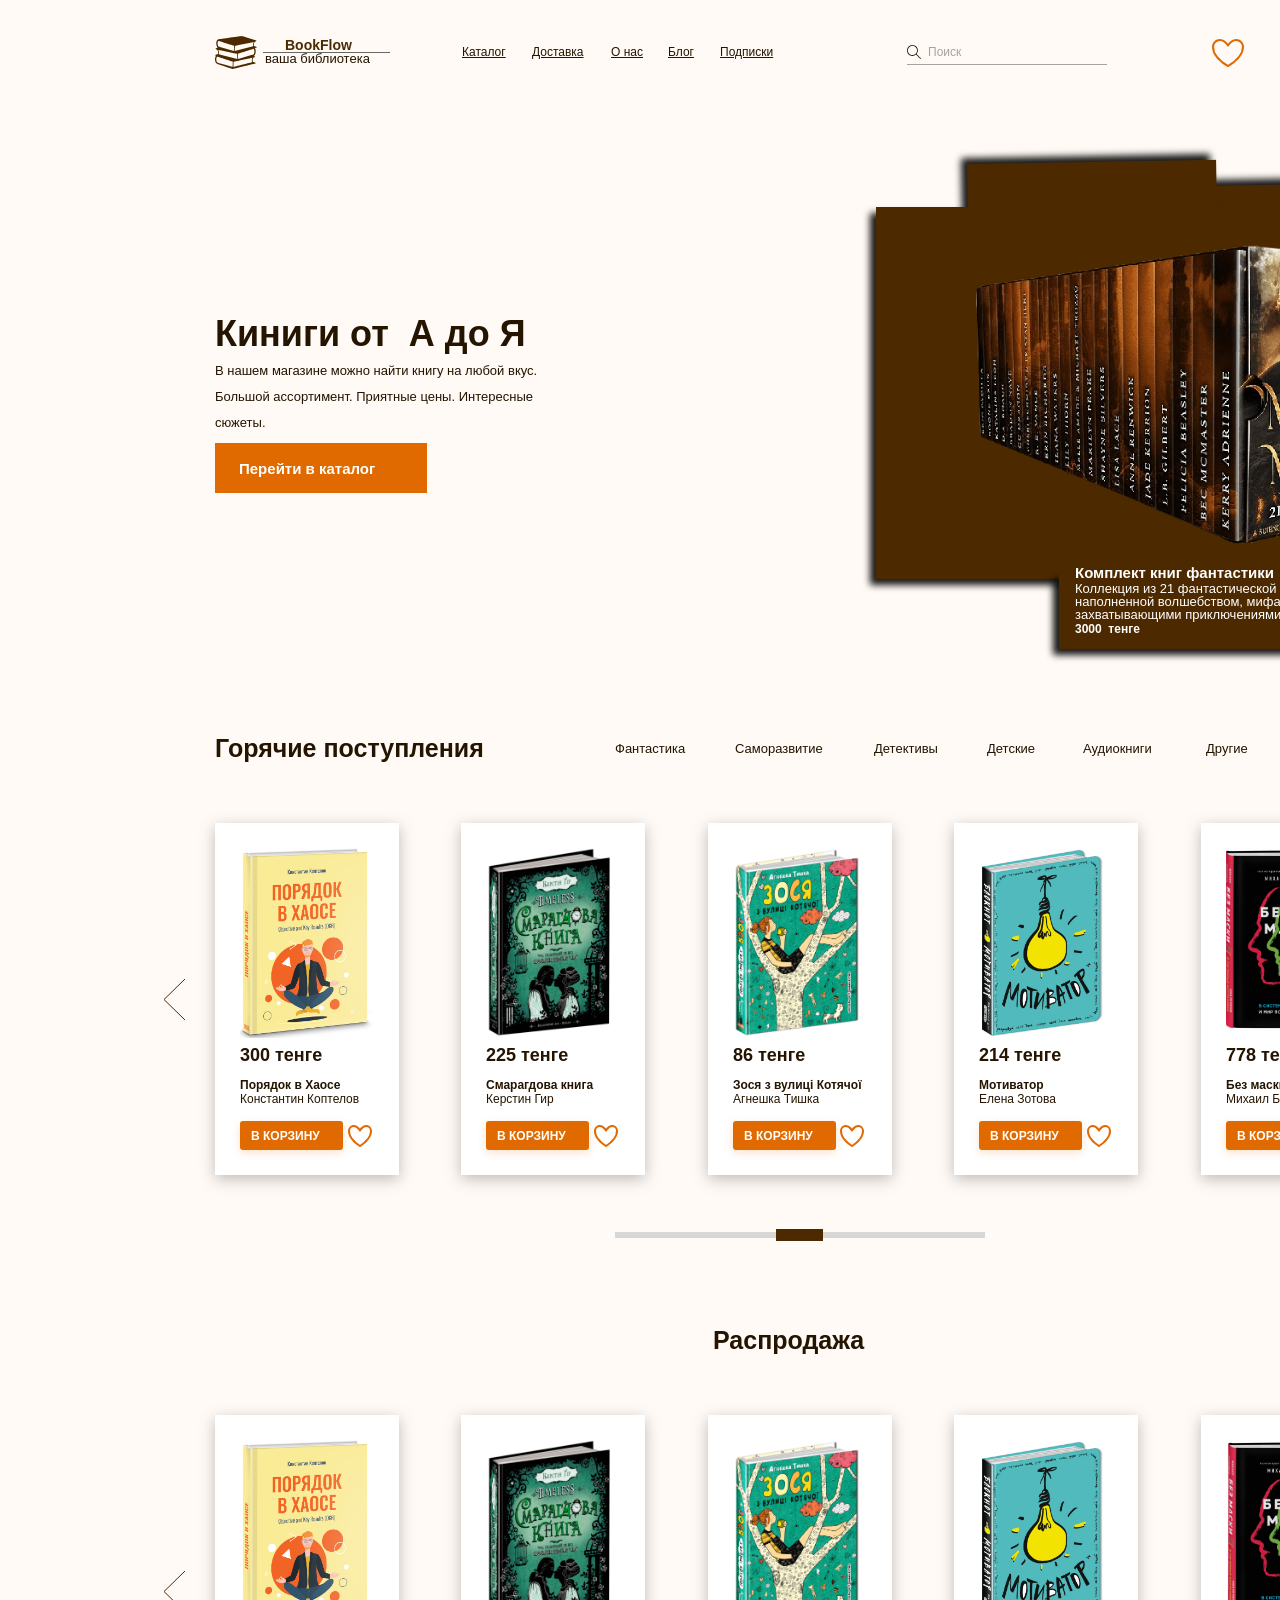
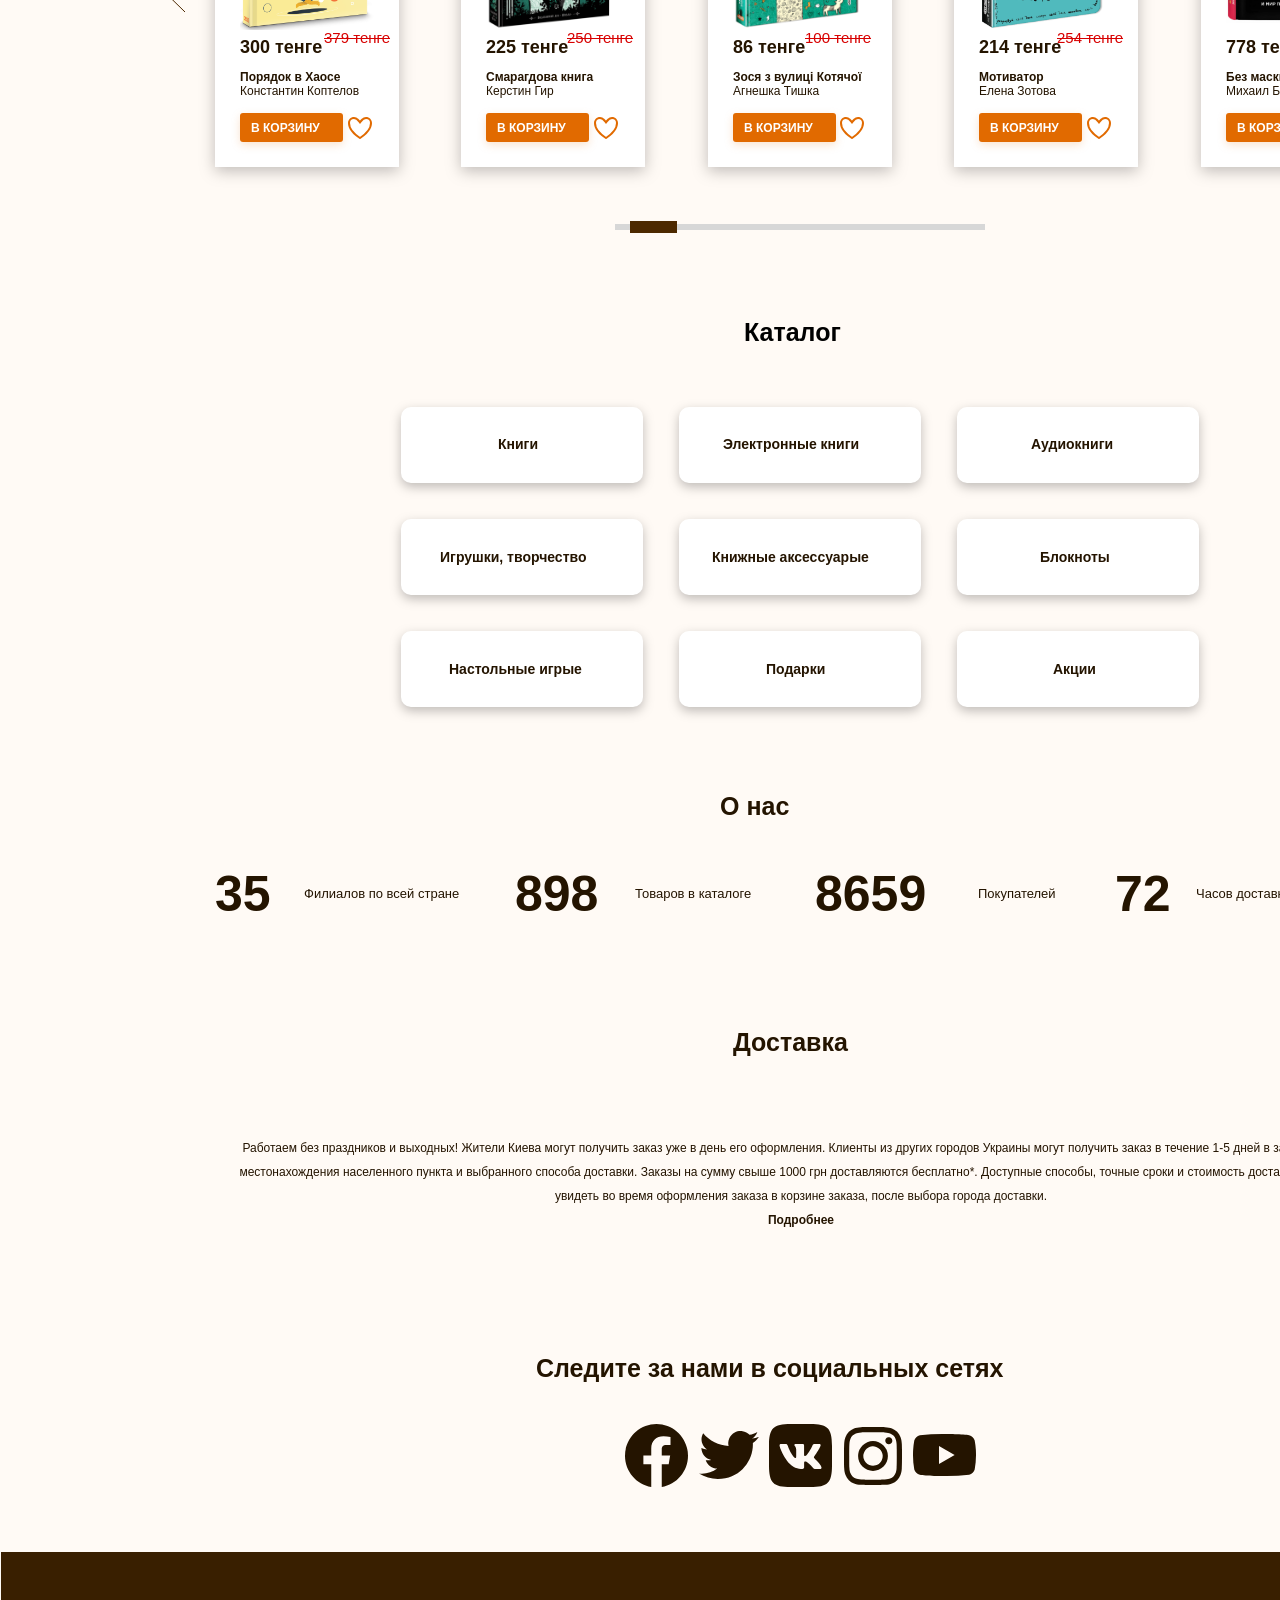
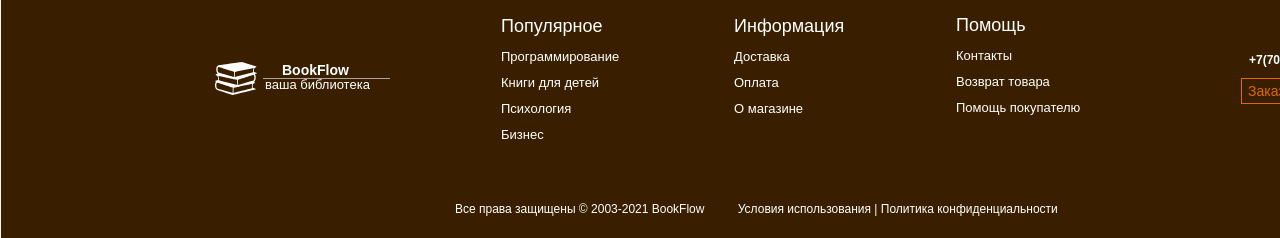
<file: index.html>
﻿<!DOCTYPE html>
<html>

<head>
    <title>Главная</title>
    <meta http-equiv="X-UA-Compatible" content="IE=edge" />
    <meta http-equiv="content-type" content="text/html; charset=utf-8" />
    <link href="resources/css/axure_rp_page.css" type="text/css" rel="stylesheet" />
    <link href="data/styles.css" type="text/css" rel="stylesheet" />
    <link href="files/главная/styles.css" type="text/css" rel="stylesheet" />
    <link href="https://fonts.googleapis.com" rel="preconnect" />
    <link href="https://fonts.gstatic.com" rel="preconnect" />
    <link href="https://fonts.googleapis.com/css2?family=Inter:wght@100..900&display=swap" rel="stylesheet" />
    <script src="resources/scripts/jquery-3.7.1.min.js"></script>
    <script src="resources/scripts/axure/axQuery.js"></script>
    <script src="resources/scripts/axure/globals.js"></script>
    <script src="resources/scripts/axutils.js"></script>
    <script src="resources/scripts/axure/annotation.js"></script>
    <script src="resources/scripts/axure/axQuery.std.js"></script>
    <script src="resources/scripts/axure/doc.js"></script>
    <script src="resources/scripts/messagecenter.js"></script>
    <script src="resources/scripts/axure/events.js"></script>
    <script src="resources/scripts/axure/recording.js"></script>
    <script src="resources/scripts/axure/action.js"></script>
    <script src="resources/scripts/axure/expr.js"></script>
    <script src="resources/scripts/axure/geometry.js"></script>
    <script src="resources/scripts/axure/flyout.js"></script>
    <script src="resources/scripts/axure/model.js"></script>
    <script src="resources/scripts/axure/repeater.js"></script>
    <script src="resources/scripts/axure/sto.js"></script>
    <script src="resources/scripts/axure/utils.temp.js"></script>
    <script src="resources/scripts/axure/variables.js"></script>
    <script src="resources/scripts/axure/drag.js"></script>
    <script src="resources/scripts/axure/move.js"></script>
    <script src="resources/scripts/axure/visibility.js"></script>
    <script src="resources/scripts/axure/style.js"></script>
    <script src="resources/scripts/axure/adaptive.js"></script>
    <script src="resources/scripts/axure/tree.js"></script>
    <script src="resources/scripts/axure/init.temp.js"></script>
    <script src="resources/scripts/axure/legacy.js"></script>
    <script src="resources/scripts/axure/viewer.js"></script>
    <script src="resources/scripts/axure/math.js"></script>
    <script src="resources/scripts/axure/jquery.nicescroll.min.js"></script>
    <script src="data/document.js"></script>
    <script src="files/главная/data.js"></script>
    <script type="text/javascript">
        $axure.utils.getTransparentGifPath = function() {
            return 'resources/images/transparent.gif';
        };
        $axure.utils.getOtherPath = function() {
            return 'resources/Other.html';
        };
        $axure.utils.getReloadPath = function() {
            return 'resources/reload.html';
        };
    </script>
</head>

<body>
    <div id="base" class="">

        <!-- Desktop (Group) -->
        <div id="u0" class="ax_default" data-label="Desktop" data-left="0" data-top="0" data-width="1601" data-height="3438" layer-opacity="1">

            <!-- Desktop BG (Rectangle) -->
            <div id="u1" class="ax_default shape transition notrs" data-label="Desktop BG">
                <div id="u1_div" class=""></div>
                <div id="u1_text" class="text " style="display:none; visibility: hidden">
                    <p></p>
                </div>
            </div>

            <!-- Первый экран (Group) -->
            <div id="u2" class="ax_default" data-label="Первый экран" data-left="215" data-top="31" data-width="1293" data-height="618" layer-opacity="1">

                <!-- Шапка (Group) -->
                <div id="u3" class="ax_default" data-label="Шапка" data-left="215" data-top="31" data-width="1173" data-height="42" layer-opacity="1">

                    <!-- Лого (Group) -->
                    <a href="./index.html">
                        <div id="u4" class="ax_default" data-label="Лого" data-left="215" data-top="31" data-width="175" data-height="42" layer-opacity="1">
                        </div>
                        <!-- Unnamed (Rectangle) -->
                        <div id="u5" class="ax_default shape transition notrs">
                            <div id="u5_div" class=""></div>
                            <div id="u5_text" class="text ">
                                <p><span>BookFlow</span></p>
                            </div>
                        </div>

                        <!-- Unnamed (Rectangle) -->
                        <div id="u6" class="ax_default shape transition notrs">
                            <div id="u6_div" class=""></div>
                            <div id="u6_text" class="text ">
                                <p><span>ваша библиотека</span></p>
                            </div>
                        </div>

                        <!-- Line 1 (Shape) -->
                        <div id="u7" class="ax_default shape transition notrs" data-label="Line 1">
                            <svg data="images/главная/line_1_u7.svg" id="u7_img" class="img generatedImage">
  
                                <g transform="matrix(1 0 0 1 -263 -52 )">
                                  <path d="M 0 0.5  L 127 0.5  " stroke-width="1" stroke-dasharray="0"
                                    stroke="rgba(0, 0, 0, 0.5882352941176471)" fill="none" transform="matrix(1 0 0 1 263 52 )"
                                    class="stroke" />
                                </g>
                              </svg>
                            <div id="u7_text" class="text " style="display:none; visibility: hidden">
                                <p></p>
                            </div>
                        </div>

                        <!-- books-stack-of-three 2 (Dynamic panel) -->
                        <div id="u8" class="ax_default" data-label="books-stack-of-three 2">
                            <div id="u8_state0" class="panel_state" data-label="State 1" style="">
                                <div id="u8_state0_content" class="panel_state_content">

                                    <!-- Group (Group) -->
                                    <div id="u9" class="ax_default" data-label="Group" data-left="0" data-top="5" data-width="42" data-height="33" layer-opacity="1">

                                        <!-- Group (Group) -->
                                        <div id="u10" class="ax_default" data-label="Group" data-left="0" data-top="5" data-width="42" data-height="33" layer-opacity="1">

                                            <!-- Vector (Shape) -->
                                            <div id="u11" class="ax_default shape transition notrs" data-label="Vector">
                                                <svg data="images/главная/vector_u11.svg" id="u11_img" class="img generatedImage">
  
                            <defs>
                              <pattern id="u11_img_bgp" patternUnits="userSpaceOnUse" alignment="0 0"
                                imageRepeat="None" />
                              <mask fill="white" id="u11_img_cl164">
                                <path
                                  d="M 41.732834798267334 11.582544335791223  C 41.732960141457106 11.583301323543662  43.26176975333935 11.186133857984757  39.003736371805836 9.96914990344651  C 38.83389635534576 8.68403705659396  38.80995682521056 6.470605049418982  39.99582874274937 5.727369273601117  C 40.01701174078421 5.713743493822257  40.03280412489755 5.694061482084007  40.05135491634124 5.677155422005421  C 41.02088445988548 5.365024144351517  41.691848635297596 4.926981034627998  41.1651565592155 4.33753991851728  C 41.1651565592155 4.33753991851728  26.863247972227075 0  26.863247972227075 0  C 26.863247972227075 0  3.705216646722653 3.2407907392890145  3.705216646722653 3.2407907392890145  C 3.705216646722653 3.2407907392890145  1.0533310032144638 3.622312343737183  1.2902296188317874 7.769343410030477  C 1.4188317282948675 10.02642846192178  2.1221322805629517 11.134912386868606  2.737191291671702 11.680448207462998  C 2.737191291671702 11.680448207462998  0.8368632502946518 12.25689440673479  0.8368632502946518 12.25689440673479  C 0.30941910985005966 12.846335522845507  0.9802558592730737 13.28450403604926  1.949910736916346 13.596130661703201  C 1.9683361849222107 13.613541379421749  1.983878718915908 13.633097019480072  2.0054377472642515 13.646722799258932  C 3.190557540672262 14.39058941263674  3.1677452254985763 16.603770191731385  2.9972784937171113 17.889135349543928  C -1.2602533123471131 19.10599320876216  0.2680558986381755 19.502527856769248  0.2680558986381755 19.502527856769248  C 0.2680558986381755 19.502527856769248  1.2019879581358777 19.730003814069867  1.2019879581358777 19.730003814069867  C 0.5450643097666709 20.327519482499902  -0.10734695336141914 21.460603846365203  0.014862653846631772 23.609566011585482  C 0.25188661850506266 27.755840024678857  2.430100395695663 28.04198207025472  2.430100395695663 28.04198207025472  C 2.430100395695663 28.04198207025472  17.584593324731554 33  17.584593324731554 33  C 17.584593324731554 33  40.458471627663734 27.42326987478673  40.458471627663734 27.42326987478673  C 40.458471627663734 27.42326987478673  41.98728369913649 27.0261028250602  37.72862346780294 25.80911887052195  C 37.55740467165897 24.525772320709255  37.533588189485826 22.31284463465434  38.72146557214576 21.567085568756685  C 38.74327528550201 21.553838283617793  38.75919212586765 21.533778600679312  38.776865515114295 21.517124870360707  C 39.74652039275757 21.204993592706803  40.416857240223344 20.767327806383626  39.89003983004221 20.177886690272906  C 39.89003983004221 20.177886690272906  38.89581683918336 19.87572380113773  38.89581683918336 19.87572380113773  C 39.55888227678331 19.473258642371384  40.55486148406205 18.42142436345927  40.71091374850943 15.689203242087729  C 40.818583546813315 13.809855009924863  40.331496889134634 12.70919332633737  39.76770323016515 12.061211796151557  C 39.76770323016515 12.061211796151557  41.732834798267334 11.582544335791223  41.732834798267334 11.582544335791223  Z M 19.70941045654046 14.963756652308387  L 19.871104234709538 9.916033934371162  L 23.71763439075919 9.120314711517358  L 36.716724364504856 6.431494203582191  C 36.716724364504856 6.431494203582191  38.653404315138296 6.030542850415773  38.653404315138296 6.030542850415773  C 38.03458504198534 7.17056642744044  38.060531763050975 8.730718434429907  38.16293714070151 9.733474862666064  C 38.185373571246906 9.960318854407097  38.21119319504903 10.167481613669636  38.23626183218558 10.324935068056469  C 38.23626183218558 10.324935068056469  36.11645949877699 10.855457544292037  36.11645949877699 10.855457544292037  L 19.70941045654046 14.963756652308387  Z M 3.839083266491516 17.653712499403504  C 3.9408619288206594 16.651713064207282  3.967309194352627 15.09118283141776  3.347988525035239 13.951159254393092  C 3.347988525035239 13.951159254393092  5.284415536275684 14.352109644999816  5.284415536275684 14.352109644999816  L 17.768220630000098 16.935204039903873  L 18.858832177297014 17.16002910780517  L 22.129412163295065 17.836650819628325  L 22.2907291621793 22.88449674520648  L 5.427808264790682 18.66164148279929  C 5.427808264790682 18.66164148279929  3.7653815566494524 18.245802218834267  3.7653815566494524 18.245802218834267  C 3.789823476596856 18.088096438447455  3.8156440903112374 17.881187313664487  3.839083266491516 17.653712499403504  Z M 4.101176053194641 10.793636185337425  C 4.043643532899379 10.789472752757774  2.662862821682031 10.661542193308353  2.5956788734836724 7.569751844526891  C 2.572239697303394 6.466694530339122  2.767524444717316 5.66895480444608  3.1622301217050817 5.263461703599984  C 3.413417855615391 5.004571888741632  3.7098543968808286 4.950700069665987  3.9131610383989726 4.950700069665987  C 4.020580146091682 4.950700069665987  4.097916985129949 4.965713113224904  4.103181398779205 4.965713113224904  C 4.103181398779205 4.965713113224904  14.081376037657162 8.240063496271159  14.081376037657162 8.240063496271159  L 19.059632585096608 9.873769863294354  L 18.896309284335207 14.956816596909283  L 4.930320946369016 11.015685231079079  C 4.930320946369016 11.015685231079079  4.193302891655782 10.807891694416583  4.193302891655782 10.807891694416583  C 4.166228763249463 10.800195652247226  4.129503612243745 10.794897831552321  4.101176053194641 10.793636185337425  Z M 17.78301065136914 25.714622460169565  L 17.620691457838927 30.797794326544814  C 17.620691457838927 30.797794326544814  2.9180616053711947 26.648744291291795  2.9180616053711947 26.648744291291795  C 2.890862135394803 26.64079591983246  2.8545126355475023 26.635497344552792  2.8261850764983985 26.63410953369291  C 2.7676498087004955 26.630198430403244  1.3862424718141861 26.50239479018357  1.3194345557970777 23.411361494602023  C 1.2956193511710667 22.306916409974356  1.491906797525898 21.50993322592139  1.885860410151164 21.10406162855533  C 2.137674874324937 20.84517181369698  2.4342367795735536 20.791299032061637  2.6371673889104486 20.791299032061637  C 2.7448371872143356 20.791299032061637  2.821923367860268 20.805808656900204  2.8275638113560744 20.805808656900204  C 2.8275638113560744 20.805808656900204  17.78301065136914 25.714622460169565  17.78301065136914 25.714622460169565  Z M 37.37778648864202 21.871015717491414  C 36.758340485225595 23.010913078876104  36.7840350289439 24.571696585185308  36.886565755635544 25.573696020381526  C 36.90975424494017 25.801297005162493  36.93557536855274 26.008079959425483  36.960644005689296 26.165785739812296  C 36.960644005689296 26.165785739812296  18.433417763344536 30.804986572583942  18.433417763344536 30.804986572583942  L 18.59536017758991 25.7571387218864  L 22.55632986921651 24.937447912394695  L 23.141307441422754 25.079887496022874  L 25.333810963539474 24.362641914842747  L 35.440356804609294 22.27222022385755  C 35.440356804609294 22.27222022385755  37.37778648864202 21.871015717491414  37.37778648864202 21.871015717491414  Z M 39.40772026856703 15.490367285944513  C 39.33878151597456 18.58114815024612  37.95737235989101 18.709583470265464  37.90710974404782 18.71349457355514  C 37.87339242837857 18.714251561307574  37.83967697673279 18.71879273335493  37.80796515233331 18.728885903074087  C 37.80796515233331 18.728885903074087  36.410638053906304 19.122645972761077  36.410638053906304 19.122645972761077  L 23.10571040563837 22.877810805566792  L 22.94301443282331 17.79476407195186  L 27.308216657287407 16.36165899555204  C 27.308216657287407 16.36165899555204  37.878030798632736 12.892006694281823  37.878030798632736 12.892006694281823  C 37.87940957364722 12.891375871174375  38.434051980297546 12.767356356852146  38.841166629614115 13.184078107577303  C 39.23524560622256 13.589571208423399  39.43078341443382 14.387309971756745  39.40772026856703 15.490367285944513  Z "
                                  fill-rule="evenodd" />
                              </mask>
                            </defs>
                            <g transform="matrix(1 0 0 1 0 -5 )">
                              <path
                                d="M 41.732834798267334 11.582544335791223  C 41.732960141457106 11.583301323543662  43.26176975333935 11.186133857984757  39.003736371805836 9.96914990344651  C 38.83389635534576 8.68403705659396  38.80995682521056 6.470605049418982  39.99582874274937 5.727369273601117  C 40.01701174078421 5.713743493822257  40.03280412489755 5.694061482084007  40.05135491634124 5.677155422005421  C 41.02088445988548 5.365024144351517  41.691848635297596 4.926981034627998  41.1651565592155 4.33753991851728  C 41.1651565592155 4.33753991851728  26.863247972227075 0  26.863247972227075 0  C 26.863247972227075 0  3.705216646722653 3.2407907392890145  3.705216646722653 3.2407907392890145  C 3.705216646722653 3.2407907392890145  1.0533310032144638 3.622312343737183  1.2902296188317874 7.769343410030477  C 1.4188317282948675 10.02642846192178  2.1221322805629517 11.134912386868606  2.737191291671702 11.680448207462998  C 2.737191291671702 11.680448207462998  0.8368632502946518 12.25689440673479  0.8368632502946518 12.25689440673479  C 0.30941910985005966 12.846335522845507  0.9802558592730737 13.28450403604926  1.949910736916346 13.596130661703201  C 1.9683361849222107 13.613541379421749  1.983878718915908 13.633097019480072  2.0054377472642515 13.646722799258932  C 3.190557540672262 14.39058941263674  3.1677452254985763 16.603770191731385  2.9972784937171113 17.889135349543928  C -1.2602533123471131 19.10599320876216  0.2680558986381755 19.502527856769248  0.2680558986381755 19.502527856769248  C 0.2680558986381755 19.502527856769248  1.2019879581358777 19.730003814069867  1.2019879581358777 19.730003814069867  C 0.5450643097666709 20.327519482499902  -0.10734695336141914 21.460603846365203  0.014862653846631772 23.609566011585482  C 0.25188661850506266 27.755840024678857  2.430100395695663 28.04198207025472  2.430100395695663 28.04198207025472  C 2.430100395695663 28.04198207025472  17.584593324731554 33  17.584593324731554 33  C 17.584593324731554 33  40.458471627663734 27.42326987478673  40.458471627663734 27.42326987478673  C 40.458471627663734 27.42326987478673  41.98728369913649 27.0261028250602  37.72862346780294 25.80911887052195  C 37.55740467165897 24.525772320709255  37.533588189485826 22.31284463465434  38.72146557214576 21.567085568756685  C 38.74327528550201 21.553838283617793  38.75919212586765 21.533778600679312  38.776865515114295 21.517124870360707  C 39.74652039275757 21.204993592706803  40.416857240223344 20.767327806383626  39.89003983004221 20.177886690272906  C 39.89003983004221 20.177886690272906  38.89581683918336 19.87572380113773  38.89581683918336 19.87572380113773  C 39.55888227678331 19.473258642371384  40.55486148406205 18.42142436345927  40.71091374850943 15.689203242087729  C 40.818583546813315 13.809855009924863  40.331496889134634 12.70919332633737  39.76770323016515 12.061211796151557  C 39.76770323016515 12.061211796151557  41.732834798267334 11.582544335791223  41.732834798267334 11.582544335791223  Z M 19.70941045654046 14.963756652308387  L 19.871104234709538 9.916033934371162  L 23.71763439075919 9.120314711517358  L 36.716724364504856 6.431494203582191  C 36.716724364504856 6.431494203582191  38.653404315138296 6.030542850415773  38.653404315138296 6.030542850415773  C 38.03458504198534 7.17056642744044  38.060531763050975 8.730718434429907  38.16293714070151 9.733474862666064  C 38.185373571246906 9.960318854407097  38.21119319504903 10.167481613669636  38.23626183218558 10.324935068056469  C 38.23626183218558 10.324935068056469  36.11645949877699 10.855457544292037  36.11645949877699 10.855457544292037  L 19.70941045654046 14.963756652308387  Z M 3.839083266491516 17.653712499403504  C 3.9408619288206594 16.651713064207282  3.967309194352627 15.09118283141776  3.347988525035239 13.951159254393092  C 3.347988525035239 13.951159254393092  5.284415536275684 14.352109644999816  5.284415536275684 14.352109644999816  L 17.768220630000098 16.935204039903873  L 18.858832177297014 17.16002910780517  L 22.129412163295065 17.836650819628325  L 22.2907291621793 22.88449674520648  L 5.427808264790682 18.66164148279929  C 5.427808264790682 18.66164148279929  3.7653815566494524 18.245802218834267  3.7653815566494524 18.245802218834267  C 3.789823476596856 18.088096438447455  3.8156440903112374 17.881187313664487  3.839083266491516 17.653712499403504  Z M 4.101176053194641 10.793636185337425  C 4.043643532899379 10.789472752757774  2.662862821682031 10.661542193308353  2.5956788734836724 7.569751844526891  C 2.572239697303394 6.466694530339122  2.767524444717316 5.66895480444608  3.1622301217050817 5.263461703599984  C 3.413417855615391 5.004571888741632  3.7098543968808286 4.950700069665987  3.9131610383989726 4.950700069665987  C 4.020580146091682 4.950700069665987  4.097916985129949 4.965713113224904  4.103181398779205 4.965713113224904  C 4.103181398779205 4.965713113224904  14.081376037657162 8.240063496271159  14.081376037657162 8.240063496271159  L 19.059632585096608 9.873769863294354  L 18.896309284335207 14.956816596909283  L 4.930320946369016 11.015685231079079  C 4.930320946369016 11.015685231079079  4.193302891655782 10.807891694416583  4.193302891655782 10.807891694416583  C 4.166228763249463 10.800195652247226  4.129503612243745 10.794897831552321  4.101176053194641 10.793636185337425  Z M 17.78301065136914 25.714622460169565  L 17.620691457838927 30.797794326544814  C 17.620691457838927 30.797794326544814  2.9180616053711947 26.648744291291795  2.9180616053711947 26.648744291291795  C 2.890862135394803 26.64079591983246  2.8545126355475023 26.635497344552792  2.8261850764983985 26.63410953369291  C 2.7676498087004955 26.630198430403244  1.3862424718141861 26.50239479018357  1.3194345557970777 23.411361494602023  C 1.2956193511710667 22.306916409974356  1.491906797525898 21.50993322592139  1.885860410151164 21.10406162855533  C 2.137674874324937 20.84517181369698  2.4342367795735536 20.791299032061637  2.6371673889104486 20.791299032061637  C 2.7448371872143356 20.791299032061637  2.821923367860268 20.805808656900204  2.8275638113560744 20.805808656900204  C 2.8275638113560744 20.805808656900204  17.78301065136914 25.714622460169565  17.78301065136914 25.714622460169565  Z M 37.37778648864202 21.871015717491414  C 36.758340485225595 23.010913078876104  36.7840350289439 24.571696585185308  36.886565755635544 25.573696020381526  C 36.90975424494017 25.801297005162493  36.93557536855274 26.008079959425483  36.960644005689296 26.165785739812296  C 36.960644005689296 26.165785739812296  18.433417763344536 30.804986572583942  18.433417763344536 30.804986572583942  L 18.59536017758991 25.7571387218864  L 22.55632986921651 24.937447912394695  L 23.141307441422754 25.079887496022874  L 25.333810963539474 24.362641914842747  L 35.440356804609294 22.27222022385755  C 35.440356804609294 22.27222022385755  37.37778648864202 21.871015717491414  37.37778648864202 21.871015717491414  Z M 39.40772026856703 15.490367285944513  C 39.33878151597456 18.58114815024612  37.95737235989101 18.709583470265464  37.90710974404782 18.71349457355514  C 37.87339242837857 18.714251561307574  37.83967697673279 18.71879273335493  37.80796515233331 18.728885903074087  C 37.80796515233331 18.728885903074087  36.410638053906304 19.122645972761077  36.410638053906304 19.122645972761077  L 23.10571040563837 22.877810805566792  L 22.94301443282331 17.79476407195186  L 27.308216657287407 16.36165899555204  C 27.308216657287407 16.36165899555204  37.878030798632736 12.892006694281823  37.878030798632736 12.892006694281823  C 37.87940957364722 12.891375871174375  38.434051980297546 12.767356356852146  38.841166629614115 13.184078107577303  C 39.23524560622256 13.589571208423399  39.43078341443382 14.387309971756745  39.40772026856703 15.490367285944513  Z "
                                fill-rule="nonzero" fill="rgba(77, 41, 0, 1)" stroke="none"
                                transform="matrix(1 0 0 1 0 5 )" class="fill" />
                              <path
                                d="M 41.732834798267334 11.582544335791223  C 41.732960141457106 11.583301323543662  43.26176975333935 11.186133857984757  39.003736371805836 9.96914990344651  C 38.83389635534576 8.68403705659396  38.80995682521056 6.470605049418982  39.99582874274937 5.727369273601117  C 40.01701174078421 5.713743493822257  40.03280412489755 5.694061482084007  40.05135491634124 5.677155422005421  C 41.02088445988548 5.365024144351517  41.691848635297596 4.926981034627998  41.1651565592155 4.33753991851728  C 41.1651565592155 4.33753991851728  26.863247972227075 0  26.863247972227075 0  C 26.863247972227075 0  3.705216646722653 3.2407907392890145  3.705216646722653 3.2407907392890145  C 3.705216646722653 3.2407907392890145  1.0533310032144638 3.622312343737183  1.2902296188317874 7.769343410030477  C 1.4188317282948675 10.02642846192178  2.1221322805629517 11.134912386868606  2.737191291671702 11.680448207462998  C 2.737191291671702 11.680448207462998  0.8368632502946518 12.25689440673479  0.8368632502946518 12.25689440673479  C 0.30941910985005966 12.846335522845507  0.9802558592730737 13.28450403604926  1.949910736916346 13.596130661703201  C 1.9683361849222107 13.613541379421749  1.983878718915908 13.633097019480072  2.0054377472642515 13.646722799258932  C 3.190557540672262 14.39058941263674  3.1677452254985763 16.603770191731385  2.9972784937171113 17.889135349543928  C -1.2602533123471131 19.10599320876216  0.2680558986381755 19.502527856769248  0.2680558986381755 19.502527856769248  C 0.2680558986381755 19.502527856769248  1.2019879581358777 19.730003814069867  1.2019879581358777 19.730003814069867  C 0.5450643097666709 20.327519482499902  -0.10734695336141914 21.460603846365203  0.014862653846631772 23.609566011585482  C 0.25188661850506266 27.755840024678857  2.430100395695663 28.04198207025472  2.430100395695663 28.04198207025472  C 2.430100395695663 28.04198207025472  17.584593324731554 33  17.584593324731554 33  C 17.584593324731554 33  40.458471627663734 27.42326987478673  40.458471627663734 27.42326987478673  C 40.458471627663734 27.42326987478673  41.98728369913649 27.0261028250602  37.72862346780294 25.80911887052195  C 37.55740467165897 24.525772320709255  37.533588189485826 22.31284463465434  38.72146557214576 21.567085568756685  C 38.74327528550201 21.553838283617793  38.75919212586765 21.533778600679312  38.776865515114295 21.517124870360707  C 39.74652039275757 21.204993592706803  40.416857240223344 20.767327806383626  39.89003983004221 20.177886690272906  C 39.89003983004221 20.177886690272906  38.89581683918336 19.87572380113773  38.89581683918336 19.87572380113773  C 39.55888227678331 19.473258642371384  40.55486148406205 18.42142436345927  40.71091374850943 15.689203242087729  C 40.818583546813315 13.809855009924863  40.331496889134634 12.70919332633737  39.76770323016515 12.061211796151557  C 39.76770323016515 12.061211796151557  41.732834798267334 11.582544335791223  41.732834798267334 11.582544335791223  Z "
                                stroke-width="0" stroke-dasharray="0" stroke="rgba(121, 121, 121, 1)" fill="none"
                                transform="matrix(1 0 0 1 0 5 )" class="stroke" mask="url(#u11_img_cl164)" />
                              <path
                                d="M 19.70941045654046 14.963756652308387  L 19.871104234709538 9.916033934371162  L 23.71763439075919 9.120314711517358  L 36.716724364504856 6.431494203582191  C 36.716724364504856 6.431494203582191  38.653404315138296 6.030542850415773  38.653404315138296 6.030542850415773  C 38.03458504198534 7.17056642744044  38.060531763050975 8.730718434429907  38.16293714070151 9.733474862666064  C 38.185373571246906 9.960318854407097  38.21119319504903 10.167481613669636  38.23626183218558 10.324935068056469  C 38.23626183218558 10.324935068056469  36.11645949877699 10.855457544292037  36.11645949877699 10.855457544292037  L 19.70941045654046 14.963756652308387  Z "
                                stroke-width="0" stroke-dasharray="0" stroke="rgba(121, 121, 121, 1)" fill="none"
                                transform="matrix(1 0 0 1 0 5 )" class="stroke" mask="url(#u11_img_cl164)" />
                              <path
                                d="M 3.839083266491516 17.653712499403504  C 3.9408619288206594 16.651713064207282  3.967309194352627 15.09118283141776  3.347988525035239 13.951159254393092  C 3.347988525035239 13.951159254393092  5.284415536275684 14.352109644999816  5.284415536275684 14.352109644999816  L 17.768220630000098 16.935204039903873  L 18.858832177297014 17.16002910780517  L 22.129412163295065 17.836650819628325  L 22.2907291621793 22.88449674520648  L 5.427808264790682 18.66164148279929  C 5.427808264790682 18.66164148279929  3.7653815566494524 18.245802218834267  3.7653815566494524 18.245802218834267  C 3.789823476596856 18.088096438447455  3.8156440903112374 17.881187313664487  3.839083266491516 17.653712499403504  Z "
                                stroke-width="0" stroke-dasharray="0" stroke="rgba(121, 121, 121, 1)" fill="none"
                                transform="matrix(1 0 0 1 0 5 )" class="stroke" mask="url(#u11_img_cl164)" />
                              <path
                                d="M 4.101176053194641 10.793636185337425  C 4.043643532899379 10.789472752757774  2.662862821682031 10.661542193308353  2.5956788734836724 7.569751844526891  C 2.572239697303394 6.466694530339122  2.767524444717316 5.66895480444608  3.1622301217050817 5.263461703599984  C 3.413417855615391 5.004571888741632  3.7098543968808286 4.950700069665987  3.9131610383989726 4.950700069665987  C 4.020580146091682 4.950700069665987  4.097916985129949 4.965713113224904  4.103181398779205 4.965713113224904  C 4.103181398779205 4.965713113224904  14.081376037657162 8.240063496271159  14.081376037657162 8.240063496271159  L 19.059632585096608 9.873769863294354  L 18.896309284335207 14.956816596909283  L 4.930320946369016 11.015685231079079  C 4.930320946369016 11.015685231079079  4.193302891655782 10.807891694416583  4.193302891655782 10.807891694416583  C 4.166228763249463 10.800195652247226  4.129503612243745 10.794897831552321  4.101176053194641 10.793636185337425  Z "
                                stroke-width="0" stroke-dasharray="0" stroke="rgba(121, 121, 121, 1)" fill="none"
                                transform="matrix(1 0 0 1 0 5 )" class="stroke" mask="url(#u11_img_cl164)" />
                              <path
                                d="M 17.78301065136914 25.714622460169565  L 17.620691457838927 30.797794326544814  C 17.620691457838927 30.797794326544814  2.9180616053711947 26.648744291291795  2.9180616053711947 26.648744291291795  C 2.890862135394803 26.64079591983246  2.8545126355475023 26.635497344552792  2.8261850764983985 26.63410953369291  C 2.7676498087004955 26.630198430403244  1.3862424718141861 26.50239479018357  1.3194345557970777 23.411361494602023  C 1.2956193511710667 22.306916409974356  1.491906797525898 21.50993322592139  1.885860410151164 21.10406162855533  C 2.137674874324937 20.84517181369698  2.4342367795735536 20.791299032061637  2.6371673889104486 20.791299032061637  C 2.7448371872143356 20.791299032061637  2.821923367860268 20.805808656900204  2.8275638113560744 20.805808656900204  C 2.8275638113560744 20.805808656900204  17.78301065136914 25.714622460169565  17.78301065136914 25.714622460169565  Z "
                                stroke-width="0" stroke-dasharray="0" stroke="rgba(121, 121, 121, 1)" fill="none"
                                transform="matrix(1 0 0 1 0 5 )" class="stroke" mask="url(#u11_img_cl164)" />
                              <path
                                d="M 37.37778648864202 21.871015717491414  C 36.758340485225595 23.010913078876104  36.7840350289439 24.571696585185308  36.886565755635544 25.573696020381526  C 36.90975424494017 25.801297005162493  36.93557536855274 26.008079959425483  36.960644005689296 26.165785739812296  C 36.960644005689296 26.165785739812296  18.433417763344536 30.804986572583942  18.433417763344536 30.804986572583942  L 18.59536017758991 25.7571387218864  L 22.55632986921651 24.937447912394695  L 23.141307441422754 25.079887496022874  L 25.333810963539474 24.362641914842747  L 35.440356804609294 22.27222022385755  C 35.440356804609294 22.27222022385755  37.37778648864202 21.871015717491414  37.37778648864202 21.871015717491414  Z "
                                stroke-width="0" stroke-dasharray="0" stroke="rgba(121, 121, 121, 1)" fill="none"
                                transform="matrix(1 0 0 1 0 5 )" class="stroke" mask="url(#u11_img_cl164)" />
                              <path
                                d="M 39.40772026856703 15.490367285944513  C 39.33878151597456 18.58114815024612  37.95737235989101 18.709583470265464  37.90710974404782 18.71349457355514  C 37.87339242837857 18.714251561307574  37.83967697673279 18.71879273335493  37.80796515233331 18.728885903074087  C 37.80796515233331 18.728885903074087  36.410638053906304 19.122645972761077  36.410638053906304 19.122645972761077  L 23.10571040563837 22.877810805566792  L 22.94301443282331 17.79476407195186  L 27.308216657287407 16.36165899555204  C 27.308216657287407 16.36165899555204  37.878030798632736 12.892006694281823  37.878030798632736 12.892006694281823  C 37.87940957364722 12.891375871174375  38.434051980297546 12.767356356852146  38.841166629614115 13.184078107577303  C 39.23524560622256 13.589571208423399  39.43078341443382 14.387309971756745  39.40772026856703 15.490367285944513  Z "
                                stroke-width="0" stroke-dasharray="0" stroke="rgba(121, 121, 121, 1)" fill="none"
                                transform="matrix(1 0 0 1 0 5 )" class="stroke" mask="url(#u11_img_cl164)" />
                            </g>
                          </svg>
                                                <div id="u11_text" class="text " style="display:none; visibility: hidden">
                                                    <p></p>
                                                </div>
                                            </div>
                                        </div>
                                    </div>
                                </div>
                            </div>
                        </div>
                </div>
                </a>

                <!-- Frame 1 (Dynamic panel) -->
                <div id="u12" class="ax_default" data-label="Frame 1">
                    <div id="u12_state0" class="panel_state" data-label="State 1" style="">
                        <div id="u12_state0_content" class="panel_state_content">

                            <!-- Unnamed (Rectangle) -->
                            <div id="u13" class="ax_default shape transition notrs">
                                <div id="u13_div" class=""></div>
                                <div id="u13_text" class="text " style="display:none; visibility: hidden">
                                    <p></p>
                                </div>
                            </div>

                            <!-- Unnamed (Rectangle) -->
                            <div id="u14" class="ax_default shape transition notrs">
                                <div id="u14_div" class=""></div>
                                <div id="u14_text" class="text ">
                                    <a href="./catalog.html">
                                        <p><span>Каталог</span></p>
                                    </a>
                                </div>
                            </div>

                            <!-- Unnamed (Rectangle) -->
                            <div id="u15" class="ax_default shape transition notrs">
                                <div id="u15_div" class=""></div>
                                <div id="u15_text" class="text ">
                                    <a href="./plani.html">
                                        <p><span>Доставка</span></p>
                                    </a>
                                </div>
                            </div>

                            <!-- Unnamed (Rectangle) -->
                            <div id="u16" class="ax_default shape transition notrs">
                                <div id="u16_div" class=""></div>
                                <div id="u16_text" class="text ">
                                    <a href="./aboutus.html">
                                        <p><span>О нас</span></p>
                                    </a>
                                </div>
                            </div>

                            <!-- Unnamed (Rectangle) -->
                            <div id="u17" class="ax_default shape transition notrs">
                                <div id="u17_div" class=""></div>
                                <div id="u17_text" class="text ">
                                    <a href="./404.html">
                                        <p><span>Блог</span></p>
                                    </a>
                                </div>
                            </div>

                            <!-- Unnamed (Rectangle) -->
                            <div id="u18" class="ax_default shape transition notrs">
                                <div id="u18_div" class=""></div>
                                <div id="u18_text" class="text ">
                                    <a href="./plani.html">
                                        <p><span>Подписки</span></p>
                                    </a>
                                </div>
                            </div>
                        </div>
                    </div>
                </div>

                <!-- корзина (Group) -->
                <div id="u19" class="ax_default" data-label="корзина" data-left="1209" data-top="34" data-width="179" data-height="38" layer-opacity="1">

                    <!-- Unnamed (Rectangle) -->
                    <div id="u20" class="ax_default shape transition notrs">
                        <div id="u20_div" class=""></div>
                        <div id="u20_text" class="text ">
                            <p><span>2 228 тенге</span></p>
                        </div>
                    </div>

                    <!-- Vector 1 (Shape) -->
                    <div id="u21" class="ax_default shape transition notrs" data-label="Vector 1">
                        <svg data="images/главная/vector_1_u21.svg" id="u21_img" class="img generatedImage">

                <defs>
                  <pattern id="u21_img_bgp" patternUnits="userSpaceOnUse" alignment="0 0" imageRepeat="None" />
                  <mask fill="white" id="u21_img_cl165">
                    <path d="M 9 0  L 0 0  L 4.5 5  L 9 0  Z " fill-rule="evenodd" />
                  </mask>
                </defs>
                <g transform="matrix(1 0 0 1 -1379 -52 )">
                  <path d="M 9 0  L 0 0  L 4.5 5  L 9 0  Z " fill-rule="nonzero" fill="rgba(36, 20, 0, 1)" stroke="none"
                    transform="matrix(1 0 0 1 1379 52 )" class="fill" />
                  <path d="M 9 0  L 0 0  L 4.5 5  L 9 0  Z " stroke-width="0" stroke-dasharray="0"
                    stroke="rgba(121, 121, 121, 1)" fill="none" transform="matrix(1 0 0 1 1379 52 )" class="stroke"
                    mask="url(#u21_img_cl165)" />
                </g>
              </svg>
                        <div id="u21_text" class="text " style="display:none; visibility: hidden">
                            <p></p>
                        </div>
                    </div>

                    <!-- akar-icons:heart (Dynamic panel) -->
                    <div id="u22" class="ax_default" data-label="akar-icons:heart">
                        <div id="u22_state0" class="panel_state" data-label="State 1" style="">
                            <div id="u22_state0_content" class="panel_state_content">

                                <!-- Group (Group) -->
                                <div id="u23" class="ax_default" data-label="Group" data-left="3" data-top="5" data-width="32" data-height="28" layer-opacity="1">

                                    <!-- Vector (Shape) -->
                                    <div id="u24" class="ax_default shape transition notrs" data-label="Vector">
                                        <svg data="images/главная/vector_u24.svg" id="u24_img" class="img generatedImage">

                        <defs>
                          <pattern id="u24_img_bgp" patternUnits="userSpaceOnUse" alignment="0 0" imageRepeat="None" />
                          <mask fill="white" id="u24_img_cl166">
                            <path
                              d="M 16 4.710229828052762  C 16 4.710229828052762  12.417599868774413 0  8 0  C 3.5824001312255858 0  0 3.4792895177629113  0 7.771878916818709  C 0 11.237038020608342  1.4 19.461100291628696  15.180799865722657 27.774656057929157  C 15.427651238441467 27.922044996750234  15.711044931411744 28  16 28  C 16.28895506858826 28  16.572348761558533 27.922044996750234  16.819200134277345 27.774656057929157  C 30.6 19.461100291628696  32 11.237038020608342  32 7.771878916818709  C 32 3.4792895177629113  28.417599868774413 0  24 0  C 19.582400131225587 0  16 4.710229828052762  16 4.710229828052762  Z "
                              fill-rule="evenodd" />
                          </mask>
                        </defs>
                        <g transform="matrix(1 0 0 1 -3 -5 )">
                          <path
                            d="M 16 4.710229828052762  C 16 4.710229828052762  12.417599868774413 0  8 0  C 3.5824001312255858 0  0 3.4792895177629113  0 7.771878916818709  C 0 11.237038020608342  1.4 19.461100291628696  15.180799865722657 27.774656057929157  C 15.427651238441467 27.922044996750234  15.711044931411744 28  16 28  C 16.28895506858826 28  16.572348761558533 27.922044996750234  16.819200134277345 27.774656057929157  C 30.6 19.461100291628696  32 11.237038020608342  32 7.771878916818709  C 32 3.4792895177629113  28.417599868774413 0  24 0  C 19.582400131225587 0  16 4.710229828052762  16 4.710229828052762  Z "
                            fill-rule="nonzero" fill="rgba(255, 255, 255, 0)" stroke="none"
                            transform="matrix(1 0 0 1 3 5 )" class="fill" />
                          <path
                            d="M 16 4.710229828052762  C 16 4.710229828052762  12.417599868774413 0  8 0  C 3.5824001312255858 0  0 3.4792895177629113  0 7.771878916818709  C 0 11.237038020608342  1.4 19.461100291628696  15.180799865722657 27.774656057929157  C 15.427651238441467 27.922044996750234  15.711044931411744 28  16 28  C 16.28895506858826 28  16.572348761558533 27.922044996750234  16.819200134277345 27.774656057929157  C 30.6 19.461100291628696  32 11.237038020608342  32 7.771878916818709  C 32 3.4792895177629113  28.417599868774413 0  24 0  C 19.582400131225587 0  16 4.710229828052762  16 4.710229828052762  Z "
                            stroke-width="4" stroke-dasharray="0" stroke="rgba(225, 106, 0, 1)" fill="none"
                            transform="matrix(1 0 0 1 3 5 )" class="stroke" mask="url(#u24_img_cl166)" />
                        </g>
                      </svg>
                                        <div id="u24_text" class="text " style="display:none; visibility: hidden">
                                            <p></p>
                                        </div>
                                    </div>
                                </div>
                            </div>
                        </div>
                    </div>
                </div>

                <!-- Поиск (Group) -->
                <div id="u25" class="ax_default" data-label="Поиск" data-left="907" data-top="40" data-width="200" data-height="25" layer-opacity="1">

                    <!-- Unnamed (Rectangle) -->
                    <div id="u26" class="ax_default shape transition notrs">
                        <div id="u26_div" class=""></div>
                        <div id="u26_text" class="text ">
                            <p><span>Поиск</span></p>
                        </div>
                    </div>

                    <!-- simple-line-icons:magnifier (Dynamic panel) -->
                    <div id="u27" class="ax_default" data-label="simple-line-icons:magnifier">
                        <div id="u27_state0" class="panel_state" data-label="State 1" style="">
                            <div id="u27_state0_content" class="panel_state_content">

                                <!-- Vector (Shape) -->
                                <div id="u28" class="ax_default shape transition notrs" data-label="Vector">
                                    <svg data="images/главная/vector_u28.svg" id="u28_img" class="img generatedImage">

                      <defs>
                        <pattern id="u28_img_bgp" patternUnits="userSpaceOnUse" alignment="0 0" imageRepeat="None" />
                        <mask fill="white" id="u28_img_cl167">
                          <path
                            d="M 14 13.5556640625  C 14 13.4326171875  13.959104186952288 13.330078125  13.877312560856865 13.248046875  C 13.877312560856865 13.248046875  9.63777994157741 8.96875  9.63777994157741 8.96875  C 10.482960077896788 7.95703125  10.905550146056475 6.790364548563957  10.905550146056475 5.46875  C 10.905550146056475 4.475260451436043  10.66244727471787 3.5592447742819786  10.176241480038948 2.720703125  C 9.690035685360026 1.8821614757180214  9.0266147528094 1.2190755382180214  8.185978578383642 0.7314453125  C 7.345342403957883 0.2438150867819786  6.432002631227368 0  5.445959104186953 0  C 4.459915577146536 0  3.5488477593619727 0.2438150867819786  2.7127555988315484 0.7314453125  C 1.8766634383011238 1.2190755382180214  1.2155144606964496 1.8821614757180214  0.7293086660175268 2.720703125  C 0.24310287133860375 3.5592447742819786  0 4.475260451436043  0 5.46875  C 0 6.462239548563957  0.24310287133860375 7.378255225718021  0.7293086660175268 8.216796875  C 1.2155144606964496 9.055338524281979  1.8766634383011238 9.718424461781979  2.7127555988315484 10.2060546875  C 3.5488477593619727 10.693684913218021  4.462187636095918 10.9375  5.452775073028238 10.9375  C 6.806880917498059 10.9375  7.997403405773605 10.490885451436043  9.024342745861732 9.59765625  C 9.024342745861732 9.59765625  13.250243427458617 13.86328125  13.250243427458617 13.86328125  C 13.341123009842349 13.954427081160247  13.445634529908652 14  13.563777994157741 14  C 13.68192145840683 14  13.784160984525895 13.956705731339753  13.870496592015579 13.8701171875  C 13.956832199505264 13.783528643660247  14 13.6787109375  14 13.5556640625  Z M 6.502434274586173 9.953125  C 6.157091844627432 10.03515625  5.807205452775074 10.076171875  5.452775073028238 10.076171875  C 4.616682912497813 10.076171875  3.846478433432574 9.86881511285901  3.142161635832522 9.4541015625  C 2.4378448382324693 9.03938801214099  1.8812074001947419 8.478841163218021  1.472249269717624 7.7724609375  C 1.0632911392405064 7.066080711781979  0.8588120740019474 6.298177100718021  0.8588120740019474 5.46875  C 0.8588120740019474 4.639322899281979  1.0632911392405064 3.8714192882180214  1.472249269717624 3.1650390625  C 1.8812074001947419 2.4586588367819786  2.4378448382324693 1.8981119878590107  3.142161635832522 1.4833984375  C 3.846478433432574 1.0686848871409893  4.614410905550146 0.861328125  5.445959104186953 0.861328125  C 6.277507302823758 0.861328125  7.045439774941331 1.0686848871409893  7.749756572541383 1.4833984375  C 8.454073370141435 1.8981119878590107  9.010710808179162 2.4586588367819786  9.41966893865628 3.1650390625  C 9.828627069133399 3.8714192882180214  10.033106134371957 4.639322899281979  10.033106134371957 5.46875  C 10.033106134371957 5.82421875  9.992210321324244 6.175130199640989  9.910418695228822 6.521484375  C 9.828627069133399 6.867838550359011  9.712755598831547 7.19140625  9.56280428432327 7.4921875  C 9.412852969814995 7.79296875  9.233365785994339 8.07779948785901  9.024342745861732 8.3466796875  C 8.815319705729125 8.61555988714099  8.579032790231379 8.854817712679505  8.315481986368061 9.064453125  C 8.051931182504745 9.274088537320495  7.770204479065239 9.4541015625  7.470301850048686 9.6044921875  C 7.170399221032134 9.7548828125  6.847776704544914 9.87109375  6.502434274586173 9.953125  Z "
                            fill-rule="evenodd" />
                        </mask>
                      </defs>
                      <g>
                        <path
                          d="M 14 13.5556640625  C 14 13.4326171875  13.959104186952288 13.330078125  13.877312560856865 13.248046875  C 13.877312560856865 13.248046875  9.63777994157741 8.96875  9.63777994157741 8.96875  C 10.482960077896788 7.95703125  10.905550146056475 6.790364548563957  10.905550146056475 5.46875  C 10.905550146056475 4.475260451436043  10.66244727471787 3.5592447742819786  10.176241480038948 2.720703125  C 9.690035685360026 1.8821614757180214  9.0266147528094 1.2190755382180214  8.185978578383642 0.7314453125  C 7.345342403957883 0.2438150867819786  6.432002631227368 0  5.445959104186953 0  C 4.459915577146536 0  3.5488477593619727 0.2438150867819786  2.7127555988315484 0.7314453125  C 1.8766634383011238 1.2190755382180214  1.2155144606964496 1.8821614757180214  0.7293086660175268 2.720703125  C 0.24310287133860375 3.5592447742819786  0 4.475260451436043  0 5.46875  C 0 6.462239548563957  0.24310287133860375 7.378255225718021  0.7293086660175268 8.216796875  C 1.2155144606964496 9.055338524281979  1.8766634383011238 9.718424461781979  2.7127555988315484 10.2060546875  C 3.5488477593619727 10.693684913218021  4.462187636095918 10.9375  5.452775073028238 10.9375  C 6.806880917498059 10.9375  7.997403405773605 10.490885451436043  9.024342745861732 9.59765625  C 9.024342745861732 9.59765625  13.250243427458617 13.86328125  13.250243427458617 13.86328125  C 13.341123009842349 13.954427081160247  13.445634529908652 14  13.563777994157741 14  C 13.68192145840683 14  13.784160984525895 13.956705731339753  13.870496592015579 13.8701171875  C 13.956832199505264 13.783528643660247  14 13.6787109375  14 13.5556640625  Z M 6.502434274586173 9.953125  C 6.157091844627432 10.03515625  5.807205452775074 10.076171875  5.452775073028238 10.076171875  C 4.616682912497813 10.076171875  3.846478433432574 9.86881511285901  3.142161635832522 9.4541015625  C 2.4378448382324693 9.03938801214099  1.8812074001947419 8.478841163218021  1.472249269717624 7.7724609375  C 1.0632911392405064 7.066080711781979  0.8588120740019474 6.298177100718021  0.8588120740019474 5.46875  C 0.8588120740019474 4.639322899281979  1.0632911392405064 3.8714192882180214  1.472249269717624 3.1650390625  C 1.8812074001947419 2.4586588367819786  2.4378448382324693 1.8981119878590107  3.142161635832522 1.4833984375  C 3.846478433432574 1.0686848871409893  4.614410905550146 0.861328125  5.445959104186953 0.861328125  C 6.277507302823758 0.861328125  7.045439774941331 1.0686848871409893  7.749756572541383 1.4833984375  C 8.454073370141435 1.8981119878590107  9.010710808179162 2.4586588367819786  9.41966893865628 3.1650390625  C 9.828627069133399 3.8714192882180214  10.033106134371957 4.639322899281979  10.033106134371957 5.46875  C 10.033106134371957 5.82421875  9.992210321324244 6.175130199640989  9.910418695228822 6.521484375  C 9.828627069133399 6.867838550359011  9.712755598831547 7.19140625  9.56280428432327 7.4921875  C 9.412852969814995 7.79296875  9.233365785994339 8.07779948785901  9.024342745861732 8.3466796875  C 8.815319705729125 8.61555988714099  8.579032790231379 8.854817712679505  8.315481986368061 9.064453125  C 8.051931182504745 9.274088537320495  7.770204479065239 9.4541015625  7.470301850048686 9.6044921875  C 7.170399221032134 9.7548828125  6.847776704544914 9.87109375  6.502434274586173 9.953125  Z "
                          fill-rule="nonzero" fill="rgba(36, 20, 0, 1)" stroke="none" class="fill" />
                        <path
                          d="M 14 13.5556640625  C 14 13.4326171875  13.959104186952288 13.330078125  13.877312560856865 13.248046875  C 13.877312560856865 13.248046875  9.63777994157741 8.96875  9.63777994157741 8.96875  C 10.482960077896788 7.95703125  10.905550146056475 6.790364548563957  10.905550146056475 5.46875  C 10.905550146056475 4.475260451436043  10.66244727471787 3.5592447742819786  10.176241480038948 2.720703125  C 9.690035685360026 1.8821614757180214  9.0266147528094 1.2190755382180214  8.185978578383642 0.7314453125  C 7.345342403957883 0.2438150867819786  6.432002631227368 0  5.445959104186953 0  C 4.459915577146536 0  3.5488477593619727 0.2438150867819786  2.7127555988315484 0.7314453125  C 1.8766634383011238 1.2190755382180214  1.2155144606964496 1.8821614757180214  0.7293086660175268 2.720703125  C 0.24310287133860375 3.5592447742819786  0 4.475260451436043  0 5.46875  C 0 6.462239548563957  0.24310287133860375 7.378255225718021  0.7293086660175268 8.216796875  C 1.2155144606964496 9.055338524281979  1.8766634383011238 9.718424461781979  2.7127555988315484 10.2060546875  C 3.5488477593619727 10.693684913218021  4.462187636095918 10.9375  5.452775073028238 10.9375  C 6.806880917498059 10.9375  7.997403405773605 10.490885451436043  9.024342745861732 9.59765625  C 9.024342745861732 9.59765625  13.250243427458617 13.86328125  13.250243427458617 13.86328125  C 13.341123009842349 13.954427081160247  13.445634529908652 14  13.563777994157741 14  C 13.68192145840683 14  13.784160984525895 13.956705731339753  13.870496592015579 13.8701171875  C 13.956832199505264 13.783528643660247  14 13.6787109375  14 13.5556640625  Z "
                          stroke-width="0" stroke-dasharray="0" stroke="rgba(121, 121, 121, 1)" fill="none"
                          class="stroke" mask="url(#u28_img_cl167)" />
                        <path
                          d="M 6.502434274586173 9.953125  C 6.157091844627432 10.03515625  5.807205452775074 10.076171875  5.452775073028238 10.076171875  C 4.616682912497813 10.076171875  3.846478433432574 9.86881511285901  3.142161635832522 9.4541015625  C 2.4378448382324693 9.03938801214099  1.8812074001947419 8.478841163218021  1.472249269717624 7.7724609375  C 1.0632911392405064 7.066080711781979  0.8588120740019474 6.298177100718021  0.8588120740019474 5.46875  C 0.8588120740019474 4.639322899281979  1.0632911392405064 3.8714192882180214  1.472249269717624 3.1650390625  C 1.8812074001947419 2.4586588367819786  2.4378448382324693 1.8981119878590107  3.142161635832522 1.4833984375  C 3.846478433432574 1.0686848871409893  4.614410905550146 0.861328125  5.445959104186953 0.861328125  C 6.277507302823758 0.861328125  7.045439774941331 1.0686848871409893  7.749756572541383 1.4833984375  C 8.454073370141435 1.8981119878590107  9.010710808179162 2.4586588367819786  9.41966893865628 3.1650390625  C 9.828627069133399 3.8714192882180214  10.033106134371957 4.639322899281979  10.033106134371957 5.46875  C 10.033106134371957 5.82421875  9.992210321324244 6.175130199640989  9.910418695228822 6.521484375  C 9.828627069133399 6.867838550359011  9.712755598831547 7.19140625  9.56280428432327 7.4921875  C 9.412852969814995 7.79296875  9.233365785994339 8.07779948785901  9.024342745861732 8.3466796875  C 8.815319705729125 8.61555988714099  8.579032790231379 8.854817712679505  8.315481986368061 9.064453125  C 8.051931182504745 9.274088537320495  7.770204479065239 9.4541015625  7.470301850048686 9.6044921875  C 7.170399221032134 9.7548828125  6.847776704544914 9.87109375  6.502434274586173 9.953125  Z "
                          stroke-width="0" stroke-dasharray="0" stroke="rgba(121, 121, 121, 1)" fill="none"
                          class="stroke" mask="url(#u28_img_cl167)" />
                      </g>
                    </svg>
                                    <div id="u28_text" class="text " style="display:none; visibility: hidden">
                                        <p></p>
                                    </div>
                                </div>
                            </div>
                        </div>
                    </div>

                    <!-- Line 2 (Shape) -->
                    <div id="u29" class="ax_default shape transition notrs" data-label="Line 2">
                        <svg data="images/главная/line_2_u29.svg" id="u29_img" class="img generatedImage">

                <g transform="matrix(1 0 0 1 -907 -64 )">
                  <path d="M 0 0.5  L 200 0.5  " stroke-width="1" stroke-dasharray="0"
                    stroke="rgba(105, 103, 100, 0.5882352941176471)" fill="none" transform="matrix(1 0 0 1 907 64 )"
                    class="stroke" />
                </g>
              </svg>
                        <div id="u29_text" class="text " style="display:none; visibility: hidden">
                            <p></p>
                        </div>
                    </div>
                </div>
            </div>

            <!-- Офферная констр (Group) -->
            <div id="u30" class="ax_default" data-label="Офферная констр" data-left="215" data-top="298" data-width="467" data-height="195" layer-opacity="1">

                <!-- Unnamed (Rectangle) -->
                <div id="u31" class="ax_default shape transition notrs">
                    <div id="u31_div" class=""></div>
                    <div id="u31_text" class="text ">
                        <p><span>Киниги от&nbsp; А до Я</span></p>
                    </div>
                </div>

                <!-- Unnamed (Rectangle) -->
                <div id="u32" class="ax_default shape transition notrs">
                    <div id="u32_div" class=""></div>
                    <div id="u32_text" class="text ">
                        <p><span>В нашем магазине можно найти книгу на любой вкус. Большой ассортимент. Приятные цены. Интересные
                  сюжеты.</span></p>
                    </div>
                </div>

                <!-- кнопка (Group) -->
                <div id="u33" class="ax_default" data-label="кнопка" data-left="215" data-top="443" data-width="212" data-height="50" layer-opacity="1">

                    <!-- Rectangle 4 (Rectangle) -->
                    <div id="u34" class="ax_default shape transition notrs" data-label="Rectangle 4">
                        <div id="u34_div" class=""></div>
                        <div id="u34_text" class="text " style="display:none; visibility: hidden">
                            <p></p>
                        </div>
                    </div>

                    <!-- Unnamed (Rectangle) -->
                    <div id="u35" class="ax_default shape transition notrs">
                        <div id="u35_div" class=""></div>
                        <div id="u35_text" class="text ">
                            <p><span>Перейти в каталог</span></p>
                        </div>
                    </div>
                </div>
            </div>

            <!-- Комплект (Group) -->
            <div id="u36" class="ax_default" data-label="Комплект" data-left="876" data-top="159.83517140284766" data-width="632" data-height="489.16482859715234" layer-opacity="1">

                <!-- Фон (Group) -->
                <div id="u37" class="ax_default" data-label="Фон" data-left="876" data-top="159.83517140284766" data-width="632" data-height="489.16482859715234" layer-opacity="1">

                    <!-- Rectangle 27 (Rectangle) -->
                    <div id="u38" class="ax_default shape transition notrs" data-label="Rectangle 27">
                        <div id="u38_div" class=""></div>
                        <div id="u38_text" class="text " style="display:none; visibility: hidden">
                            <p></p>
                        </div>
                    </div>

                    <!-- Rectangle 26 (Rectangle) -->
                    <div id="u39" class="ax_default shape transition notrs" data-label="Rectangle 26">
                        <div id="u39_div" class=""></div>
                        <div id="u39_text" class="text " style="display:none; visibility: hidden">
                            <p></p>
                        </div>
                    </div>

                    <!-- Rectangle 24 (Rectangle) -->
                    <div id="u40" class="ax_default shape transition notrs" data-label="Rectangle 24">
                        <div id="u40_div" class=""></div>
                        <div id="u40_text" class="text " style="display:none; visibility: hidden">
                            <p></p>
                        </div>
                    </div>

                    <!-- Rectangle 25 (Rectangle) -->
                    <div id="u41" class="ax_default shape transition notrs" data-label="Rectangle 25">
                        <div id="u41_div" class=""></div>
                        <div id="u41_text" class="text " style="display:none; visibility: hidden">
                            <p></p>
                        </div>
                    </div>
                </div>

                <!-- Книги (Group) -->
                <div id="u42" class="ax_default" data-label="Книги" data-left="1324" data-top="522" data-width="43" data-height="9" layer-opacity="1">

                    <!-- Rectangle 23 (Rectangle) -->
                    <div id="u43" class="ax_default shape transition notrs" data-label="Rectangle 23">
                        <div id="u43_div" class=""></div>
                        <div id="u43_text" class="text " style="display:none; visibility: hidden">
                            <p></p>
                        </div>
                    </div>
                </div>

                <!-- Текст (Group) -->
                <div id="u44" class="ax_default" data-label="Текст" data-left="1075" data-top="558" data-width="281" data-height="84" layer-opacity="1">

                    <!-- Unnamed (Rectangle) -->
                    <div id="u45" class="ax_default shape transition notrs">
                        <div id="u45_div" class=""></div>
                        <div id="u45_text" class="text ">
                            <p><span>3000&nbsp; тенге</span></p>
                        </div>
                    </div>

                    <!-- Unnamed (Rectangle) -->
                    <div id="u46" class="ax_default shape transition notrs">
                        <div id="u46_div" class=""></div>
                        <div id="u46_text" class="text ">
                            <p><span>Коллекция из 21 фантастической книги, наполненной волшебством, мифами и захватывающими
                    приключениями.</span></p>
                        </div>
                    </div>

                    <!-- Unnamed (Rectangle) -->
                    <div id="u47" class="ax_default shape transition notrs">
                        <div id="u47_div" class=""></div>
                        <div id="u47_text" class="text ">
                            <p><span>Комплект книг фантастики</span></p>
                        </div>
                    </div>

                    <!-- Vector 5 (Shape) -->
                    <div id="u48" class="ax_default shape transition notrs" data-label="Vector 5">
                        <svg data="images/главная/vector_5_u48.svg" id="u48_img" class="img generatedImage">

                <g transform="matrix(1 0 0 1 -1304 -625 )">
                  <path d="M 0 8.5  L 20 8.5  M 20 8.5  L 11.25 0  M 20 8.5  L 11.25 17  " stroke-width="1"
                    stroke-dasharray="0" stroke="rgba(255, 255, 255, 1)" fill="none"
                    transform="matrix(1 0 0 1 1304 625 )" class="stroke" />
                </g>
              </svg>
                        <div id="u48_text" class="text " style="display:none; visibility: hidden">
                            <p></p>
                        </div>
                    </div>
                </div>
            </div>

            <!-- png-transparent-science-fiction-and-fantasy-collection-dvd-stxe6fin-gr-eur-myth-magic-book-magic-myth-book-removebg-preview 1 (Rectangle) -->
            <div id="u49" class="ax_default shape transition notrs" data-label="png-transparent-science-fiction-and-fantasy-collection-dvd-stxe6fin-gr-eur-myth-magic-book-magic-myth-book-removebg-preview 1">
                <div id="u49_div" class=""></div>
                <div id="u49_text" class="text " style="display:none; visibility: hidden">
                    <p></p>
                </div>
            </div>
        </div>

        <!-- Group 2 (Group) -->
        <div id="u50" class="ax_default" data-label="Group 2" data-left="164" data-top="724" data-width="1272" data-height="517" layer-opacity="1">

            <!-- Unnamed (Rectangle) -->
            <div id="u51" class="ax_default shape transition notrs">
                <div id="u51_div" class=""></div>
                <div id="u51_text" class="text ">
                    <p><span>Горячие поступления&nbsp; </span></p>
                </div>
            </div>

            <!-- Frame 4 (Dynamic panel) -->
            <div id="u52" class="ax_default" data-label="Frame 4">
                <div id="u52_state0" class="panel_state" data-label="State 1" style="">
                    <div id="u52_state0_content" class="panel_state_content">

                        <!-- Unnamed (Rectangle) -->
                        <div id="u53" class="ax_default shape transition notrs">
                            <div id="u53_div" class=""></div>
                            <div id="u53_text" class="text ">
                                <p><span>Фантастика</span></p>
                            </div>
                        </div>

                        <!-- Unnamed (Rectangle) -->
                        <div id="u54" class="ax_default shape transition notrs">
                            <div id="u54_div" class=""></div>
                            <div id="u54_text" class="text ">
                                <p><span>Саморазвитие</span></p>
                            </div>
                        </div>

                        <!-- Unnamed (Rectangle) -->
                        <div id="u55" class="ax_default shape transition notrs">
                            <div id="u55_div" class=""></div>
                            <div id="u55_text" class="text ">
                                <p><span>Детективы</span></p>
                            </div>
                        </div>

                        <!-- Unnamed (Rectangle) -->
                        <div id="u56" class="ax_default shape transition notrs">
                            <div id="u56_div" class=""></div>
                            <div id="u56_text" class="text ">
                                <p><span>Детские</span></p>
                            </div>
                        </div>

                        <!-- Unnamed (Rectangle) -->
                        <div id="u57" class="ax_default shape transition notrs">
                            <div id="u57_div" class=""></div>
                            <div id="u57_text" class="text ">
                                <p><span>Аудиокниги</span></p>
                            </div>
                        </div>

                        <!-- Unnamed (Rectangle) -->
                        <div id="u58" class="ax_default shape transition notrs">
                            <div id="u58_div" class=""></div>
                            <div id="u58_text" class="text ">
                                <p><span>Другие</span></p>
                            </div>
                        </div>
                    </div>
                </div>
            </div>

            <!-- Навигация слайдера (Group) -->
            <div id="u59" class="ax_default" data-label="Навигация слайдера" data-left="164" data-top="979" data-width="1272" data-height="262" layer-opacity="1">

                <!-- Vector 2 (Shape) -->
                <div id="u60" class="ax_default shape transition notrs" data-label="Vector 2">
                    <svg data="images/главная/vector_2_u60.svg" id="u60_img" class="img generatedImage">

              <g transform="matrix(1 0 0 1 -164 -979 )">
                <path d="M 21 0  L 0 20.5  L 21 41  " stroke-width="1" stroke-dasharray="0" stroke="rgba(77, 41, 0, 1)"
                  fill="none" transform="matrix(1 0 0 1 164 979 )" class="stroke" />
              </g>
            </svg>
                    <div id="u60_text" class="text " style="display:none; visibility: hidden">
                        <p></p>
                    </div>
                </div>

                <!-- Vector 3 (Shape) -->
                <div id="u61" class="ax_default shape transition notrs" data-label="Vector 3">
                    <svg data="images/главная/vector_2_u60.svg" id="u61_img" class="img generatedImage">

              <g transform="matrix(1 0 0 1 -164 -979 )">
                <path d="M 21 0  L 0 20.5  L 21 41  " stroke-width="1" stroke-dasharray="0" stroke="rgba(77, 41, 0, 1)"
                  fill="none" transform="matrix(1 0 0 1 164 979 )" class="stroke" />
              </g>
            </svg>
                    <div id="u61_text" class="text " style="display:none; visibility: hidden">
                        <p></p>
                    </div>
                </div>

                <!-- Group 1 (Group) -->
                <div id="u62" class="ax_default" data-label="Group 1" data-left="615" data-top="1229" data-width="370" data-height="12" layer-opacity="1">

                    <!-- Rectangle 13 (Shape) -->
                    <div id="u63" class="ax_default shape transition notrs" data-label="Rectangle 13">
                        <svg data="images/главная/rectangle_13_u63.svg" id="u63_img" class="img generatedImage">

                <defs>
                  <pattern id="u63_img_bgp" patternUnits="userSpaceOnUse" alignment="0 0" imageRepeat="None" />
                  <mask fill="white" id="u63_img_cl168">
                    <path d="M 0 6  L 0 0  L 370 0  L 370 6  L 0 6  Z " fill-rule="evenodd" />
                  </mask>
                </defs>
                <g transform="matrix(1 0 0 1 -615 -1232 )">
                  <path d="M 0 6  L 0 0  L 370 0  L 370 6  L 0 6  Z " fill-rule="nonzero" fill="rgba(215, 215, 215, 1)"
                    stroke="none" transform="matrix(1 0 0 1 615 1232 )" class="fill" />
                  <path d="M 0 6  L 0 0  L 370 0  L 370 6  L 0 6  Z " stroke-width="0" stroke-dasharray="0"
                    stroke="rgba(121, 121, 121, 1)" fill="none" transform="matrix(1 0 0 1 615 1232 )" class="stroke"
                    mask="url(#u63_img_cl168)" />
                </g>
              </svg>
                        <div id="u63_text" class="text " style="display:none; visibility: hidden">
                            <p></p>
                        </div>
                    </div>

                    <!-- Rectangle 14 (Rectangle) -->
                    <div id="u64" class="ax_default shape transition notrs" data-label="Rectangle 14">
                        <div id="u64_div" class=""></div>
                        <div id="u64_text" class="text " style="display:none; visibility: hidden">
                            <p></p>
                        </div>
                    </div>
                </div>
            </div>

            <!-- Таргет (Group) -->
            <div id="u65" class="ax_default" data-label="Таргет" data-left="215" data-top="823" data-width="184" data-height="352" layer-opacity="1">

                <!-- Rectangle 9 (Rectangle) -->
                <div id="u66" class="ax_default shape transition notrs" data-label="Rectangle 9">
                    <div id="u66_div" class=""></div>
                    <div id="u66_text" class="text " style="display:none; visibility: hidden">
                        <p></p>
                    </div>
                </div>

                <!-- Unnamed (Rectangle) -->
                <div id="u67" class="ax_default shape transition notrs">
                    <div id="u67_div" class=""></div>
                    <div id="u67_text" class="text ">
                        <p><span>Порядок в Хаосе</span></p>
                    </div>
                </div>

                <!-- image 2 (Rectangle) -->
                <div id="u68" class="ax_default shape transition notrs" data-label="image 2">
                    <div id="u68_div" class=""></div>
                    <div id="u68_text" class="text " style="display:none; visibility: hidden">
                        <p></p>
                    </div>
                </div>

                <!-- Unnamed (Rectangle) -->
                <div id="u69" class="ax_default shape transition notrs">
                    <div id="u69_div" class=""></div>
                    <div id="u69_text" class="text ">
                        <p><span>300 тенге</span></p>
                    </div>
                </div>

                <!-- Rectangle 28 (Rectangle) -->
                <div id="u70" class="ax_default shape transition notrs" data-label="Rectangle 28">
                    <div id="u70_div" class=""></div>
                    <div id="u70_text" class="text " style="display:none; visibility: hidden">
                        <p></p>
                    </div>
                </div>

                <!-- Unnamed (Rectangle) -->
                <div id="u71" class="ax_default shape transition notrs">
                    <div id="u71_div" class=""></div>
                    <div id="u71_text" class="text ">
                        <p><span>В корзину</span></p>
                    </div>
                </div>

                <!-- akar-icons:heart (Dynamic panel) -->
                <div id="u72" class="ax_default" data-label="akar-icons:heart">
                    <div id="u72_state0" class="panel_state" data-label="State 1" style="">
                        <div id="u72_state0_content" class="panel_state_content">

                            <!-- Group (Group) -->
                            <div id="u73" class="ax_default" data-label="Group" data-left="3" data-top="4" data-width="24" data-height="22" layer-opacity="1">

                                <!-- Vector (Shape) -->
                                <div id="u74" class="ax_default shape transition notrs" data-label="Vector">
                                    <svg data="images/главная/vector_u74.svg" id="u74_img" class="img generatedImage">

                      <defs>
                        <pattern id="u74_img_bgp" patternUnits="userSpaceOnUse" alignment="0 0" imageRepeat="None" />
                        <mask fill="white" id="u74_img_cl169">
                          <path
                            d="M 12 3.700894864898599  C 12 3.700894864898599  9.313199901580811 0  6 0  C 2.6868000984191895 0  0 2.733727478242287  0 6.106476291786128  C 0 8.829101301906555  1.0499999999999996 15.290864514851117  11.385599899291993 21.822944045515765  C 11.570738428831099 21.938749640303755  11.783283698558808 22  12 22  C 12.216716301441194 22  12.429261571168901 21.938749640303755  12.614400100708007 21.822944045515765  C 22.95 15.290864514851117  24 8.829101301906555  24 6.106476291786128  C 24 2.733727478242287  21.31319990158081 0  18 0  C 14.68680009841919 0  12 3.700894864898599  12 3.700894864898599  Z "
                            fill-rule="evenodd" />
                        </mask>
                      </defs>
                      <g transform="matrix(1 0 0 1 -3 -4 )">
                        <path
                          d="M 12 3.700894864898599  C 12 3.700894864898599  9.313199901580811 0  6 0  C 2.6868000984191895 0  0 2.733727478242287  0 6.106476291786128  C 0 8.829101301906555  1.0499999999999996 15.290864514851117  11.385599899291993 21.822944045515765  C 11.570738428831099 21.938749640303755  11.783283698558808 22  12 22  C 12.216716301441194 22  12.429261571168901 21.938749640303755  12.614400100708007 21.822944045515765  C 22.95 15.290864514851117  24 8.829101301906555  24 6.106476291786128  C 24 2.733727478242287  21.31319990158081 0  18 0  C 14.68680009841919 0  12 3.700894864898599  12 3.700894864898599  Z "
                          fill-rule="nonzero" fill="rgba(255, 255, 255, 0)" stroke="none"
                          transform="matrix(1 0 0 1 3 4 )" class="fill" />
                        <path
                          d="M 12 3.700894864898599  C 12 3.700894864898599  9.313199901580811 0  6 0  C 2.6868000984191895 0  0 2.733727478242287  0 6.106476291786128  C 0 8.829101301906555  1.0499999999999996 15.290864514851117  11.385599899291993 21.822944045515765  C 11.570738428831099 21.938749640303755  11.783283698558808 22  12 22  C 12.216716301441194 22  12.429261571168901 21.938749640303755  12.614400100708007 21.822944045515765  C 22.95 15.290864514851117  24 8.829101301906555  24 6.106476291786128  C 24 2.733727478242287  21.31319990158081 0  18 0  C 14.68680009841919 0  12 3.700894864898599  12 3.700894864898599  Z "
                          stroke-width="4" stroke-dasharray="0" stroke="rgba(225, 106, 0, 1)" fill="none"
                          transform="matrix(1 0 0 1 3 4 )" class="stroke" mask="url(#u74_img_cl169)" />
                      </g>
                    </svg>
                                    <div id="u74_text" class="text " style="display:none; visibility: hidden">
                                        <p></p>
                                    </div>
                                </div>
                            </div>
                        </div>
                    </div>
                </div>

                <!-- Unnamed (Rectangle) -->
                <div id="u75" class="ax_default shape transition notrs">
                    <div id="u75_div" class=""></div>
                    <div id="u75_text" class="text ">
                        <p><span>Константин Коптелов</span></p>
                    </div>
                </div>
            </div>

            <!-- Таргет2 (Group) -->
            <div id="u76" class="ax_default" data-label="Таргет2" data-left="461" data-top="823" data-width="184" data-height="352" layer-opacity="1">

                <!-- Rectangle 9 (Rectangle) -->
                <div id="u77" class="ax_default shape transition notrs" data-label="Rectangle 9">
                    <div id="u77_div" class=""></div>
                    <div id="u77_text" class="text " style="display:none; visibility: hidden">
                        <p></p>
                    </div>
                </div>

                <!-- Unnamed (Rectangle) -->
                <div id="u78" class="ax_default shape transition notrs">
                    <div id="u78_div" class=""></div>
                    <div id="u78_text" class="text ">
                        <p><span>Смарагдова книга<br></span></p>
                    </div>
                </div>

                <!-- Unnamed (Rectangle) -->
                <div id="u79" class="ax_default shape transition notrs">
                    <div id="u79_div" class=""></div>
                    <div id="u79_text" class="text ">
                        <p><span>225 тенге</span></p>
                    </div>
                </div>

                <!-- Rectangle 28 (Rectangle) -->
                <div id="u80" class="ax_default shape transition notrs" data-label="Rectangle 28">
                    <div id="u80_div" class=""></div>
                    <div id="u80_text" class="text " style="display:none; visibility: hidden">
                        <p></p>
                    </div>
                </div>

                <!-- Unnamed (Rectangle) -->
                <div id="u81" class="ax_default shape transition notrs">
                    <div id="u81_div" class=""></div>
                    <div id="u81_text" class="text ">
                        <p><span>В корзину</span></p>
                    </div>
                </div>

                <!-- akar-icons:heart (Dynamic panel) -->
                <div id="u82" class="ax_default" data-label="akar-icons:heart">
                    <div id="u82_state0" class="panel_state" data-label="State 1" style="">
                        <div id="u82_state0_content" class="panel_state_content">

                            <!-- Group (Group) -->
                            <div id="u83" class="ax_default" data-label="Group" data-left="2" data-top="4" data-width="24" data-height="22" layer-opacity="1">

                                <!-- Vector (Shape) -->
                                <div id="u84" class="ax_default shape transition notrs" data-label="Vector">
                                    <svg data="images/главная/vector_u74.svg" id="u84_img" class="img generatedImage">

                      <defs>
                        <pattern id="u84_img_bgp" patternUnits="userSpaceOnUse" alignment="0 0" imageRepeat="None" />
                        <mask fill="white" id="u84_img_cl169">
                          <path
                            d="M 12 3.700894864898599  C 12 3.700894864898599  9.313199901580811 0  6 0  C 2.6868000984191895 0  0 2.733727478242287  0 6.106476291786128  C 0 8.829101301906555  1.0499999999999996 15.290864514851117  11.385599899291993 21.822944045515765  C 11.570738428831099 21.938749640303755  11.783283698558808 22  12 22  C 12.216716301441194 22  12.429261571168901 21.938749640303755  12.614400100708007 21.822944045515765  C 22.95 15.290864514851117  24 8.829101301906555  24 6.106476291786128  C 24 2.733727478242287  21.31319990158081 0  18 0  C 14.68680009841919 0  12 3.700894864898599  12 3.700894864898599  Z "
                            fill-rule="evenodd" />
                        </mask>
                      </defs>
                      <g transform="matrix(1 0 0 1 -3 -4 )">
                        <path
                          d="M 12 3.700894864898599  C 12 3.700894864898599  9.313199901580811 0  6 0  C 2.6868000984191895 0  0 2.733727478242287  0 6.106476291786128  C 0 8.829101301906555  1.0499999999999996 15.290864514851117  11.385599899291993 21.822944045515765  C 11.570738428831099 21.938749640303755  11.783283698558808 22  12 22  C 12.216716301441194 22  12.429261571168901 21.938749640303755  12.614400100708007 21.822944045515765  C 22.95 15.290864514851117  24 8.829101301906555  24 6.106476291786128  C 24 2.733727478242287  21.31319990158081 0  18 0  C 14.68680009841919 0  12 3.700894864898599  12 3.700894864898599  Z "
                          fill-rule="nonzero" fill="rgba(255, 255, 255, 0)" stroke="none"
                          transform="matrix(1 0 0 1 3 4 )" class="fill" />
                        <path
                          d="M 12 3.700894864898599  C 12 3.700894864898599  9.313199901580811 0  6 0  C 2.6868000984191895 0  0 2.733727478242287  0 6.106476291786128  C 0 8.829101301906555  1.0499999999999996 15.290864514851117  11.385599899291993 21.822944045515765  C 11.570738428831099 21.938749640303755  11.783283698558808 22  12 22  C 12.216716301441194 22  12.429261571168901 21.938749640303755  12.614400100708007 21.822944045515765  C 22.95 15.290864514851117  24 8.829101301906555  24 6.106476291786128  C 24 2.733727478242287  21.31319990158081 0  18 0  C 14.68680009841919 0  12 3.700894864898599  12 3.700894864898599  Z "
                          stroke-width="4" stroke-dasharray="0" stroke="rgba(225, 106, 0, 1)" fill="none"
                          transform="matrix(1 0 0 1 3 4 )" class="stroke" mask="url(#u84_img_cl169)" />
                      </g>
                    </svg>
                                    <div id="u84_text" class="text " style="display:none; visibility: hidden">
                                        <p></p>
                                    </div>
                                </div>
                            </div>
                        </div>
                    </div>
                </div>

                <!-- Unnamed (Rectangle) -->
                <div id="u85" class="ax_default shape transition notrs">
                    <div id="u85_div" class=""></div>
                    <div id="u85_text" class="text ">
                        <p><span>Керстин Гир</span></p>
                    </div>
                </div>

                <!-- image 3 (Rectangle) -->
                <div id="u86" class="ax_default shape transition notrs" data-label="image 3">
                    <div id="u86_div" class=""></div>
                    <div id="u86_text" class="text " style="display:none; visibility: hidden">
                        <p></p>
                    </div>
                </div>
            </div>

            <!-- Таргет3 (Group) -->
            <div id="u87" class="ax_default" data-label="Таргет3" data-left="708" data-top="823" data-width="184" data-height="352" layer-opacity="1">

                <!-- Rectangle 9 (Rectangle) -->
                <div id="u88" class="ax_default shape transition notrs" data-label="Rectangle 9">
                    <div id="u88_div" class=""></div>
                    <div id="u88_text" class="text " style="display:none; visibility: hidden">
                        <p></p>
                    </div>
                </div>

                <!-- Unnamed (Rectangle) -->
                <div id="u89" class="ax_default shape transition notrs">
                    <div id="u89_div" class=""></div>
                    <div id="u89_text" class="text ">
                        <p><span>Зося з вулиці Котячої</span></p>
                    </div>
                </div>

                <!-- Unnamed (Rectangle) -->
                <div id="u90" class="ax_default shape transition notrs">
                    <div id="u90_div" class=""></div>
                    <div id="u90_text" class="text ">
                        <p><span>86 тенге</span></p>
                    </div>
                </div>

                <!-- Rectangle 28 (Rectangle) -->
                <div id="u91" class="ax_default shape transition notrs" data-label="Rectangle 28">
                    <div id="u91_div" class=""></div>
                    <div id="u91_text" class="text " style="display:none; visibility: hidden">
                        <p></p>
                    </div>
                </div>

                <!-- Unnamed (Rectangle) -->
                <div id="u92" class="ax_default shape transition notrs">
                    <div id="u92_div" class=""></div>
                    <div id="u92_text" class="text ">
                        <p><span>В корзину</span></p>
                    </div>
                </div>

                <!-- akar-icons:heart (Dynamic panel) -->
                <div id="u93" class="ax_default" data-label="akar-icons:heart">
                    <div id="u93_state0" class="panel_state" data-label="State 1" style="">
                        <div id="u93_state0_content" class="panel_state_content">

                            <!-- Group (Group) -->
                            <div id="u94" class="ax_default" data-label="Group" data-left="2" data-top="4" data-width="24" data-height="22" layer-opacity="1">

                                <!-- Vector (Shape) -->
                                <div id="u95" class="ax_default shape transition notrs" data-label="Vector">
                                    <svg data="images/главная/vector_u74.svg" id="u95_img" class="img generatedImage">

                      <defs>
                        <pattern id="u95_img_bgp" patternUnits="userSpaceOnUse" alignment="0 0" imageRepeat="None" />
                        <mask fill="white" id="u95_img_cl169">
                          <path
                            d="M 12 3.700894864898599  C 12 3.700894864898599  9.313199901580811 0  6 0  C 2.6868000984191895 0  0 2.733727478242287  0 6.106476291786128  C 0 8.829101301906555  1.0499999999999996 15.290864514851117  11.385599899291993 21.822944045515765  C 11.570738428831099 21.938749640303755  11.783283698558808 22  12 22  C 12.216716301441194 22  12.429261571168901 21.938749640303755  12.614400100708007 21.822944045515765  C 22.95 15.290864514851117  24 8.829101301906555  24 6.106476291786128  C 24 2.733727478242287  21.31319990158081 0  18 0  C 14.68680009841919 0  12 3.700894864898599  12 3.700894864898599  Z "
                            fill-rule="evenodd" />
                        </mask>
                      </defs>
                      <g transform="matrix(1 0 0 1 -3 -4 )">
                        <path
                          d="M 12 3.700894864898599  C 12 3.700894864898599  9.313199901580811 0  6 0  C 2.6868000984191895 0  0 2.733727478242287  0 6.106476291786128  C 0 8.829101301906555  1.0499999999999996 15.290864514851117  11.385599899291993 21.822944045515765  C 11.570738428831099 21.938749640303755  11.783283698558808 22  12 22  C 12.216716301441194 22  12.429261571168901 21.938749640303755  12.614400100708007 21.822944045515765  C 22.95 15.290864514851117  24 8.829101301906555  24 6.106476291786128  C 24 2.733727478242287  21.31319990158081 0  18 0  C 14.68680009841919 0  12 3.700894864898599  12 3.700894864898599  Z "
                          fill-rule="nonzero" fill="rgba(255, 255, 255, 0)" stroke="none"
                          transform="matrix(1 0 0 1 3 4 )" class="fill" />
                        <path
                          d="M 12 3.700894864898599  C 12 3.700894864898599  9.313199901580811 0  6 0  C 2.6868000984191895 0  0 2.733727478242287  0 6.106476291786128  C 0 8.829101301906555  1.0499999999999996 15.290864514851117  11.385599899291993 21.822944045515765  C 11.570738428831099 21.938749640303755  11.783283698558808 22  12 22  C 12.216716301441194 22  12.429261571168901 21.938749640303755  12.614400100708007 21.822944045515765  C 22.95 15.290864514851117  24 8.829101301906555  24 6.106476291786128  C 24 2.733727478242287  21.31319990158081 0  18 0  C 14.68680009841919 0  12 3.700894864898599  12 3.700894864898599  Z "
                          stroke-width="4" stroke-dasharray="0" stroke="rgba(225, 106, 0, 1)" fill="none"
                          transform="matrix(1 0 0 1 3 4 )" class="stroke" mask="url(#u95_img_cl169)" />
                      </g>
                    </svg>
                                    <div id="u95_text" class="text " style="display:none; visibility: hidden">
                                        <p></p>
                                    </div>
                                </div>
                            </div>
                        </div>
                    </div>
                </div>

                <!-- Unnamed (Rectangle) -->
                <div id="u96" class="ax_default shape transition notrs">
                    <div id="u96_div" class=""></div>
                    <div id="u96_text" class="text ">
                        <p><span>Агнешка Тишка</span></p>
                    </div>
                </div>

                <!-- image 4 (Rectangle) -->
                <div id="u97" class="ax_default shape transition notrs" data-label="image 4">
                    <div id="u97_div" class=""></div>
                    <div id="u97_text" class="text " style="display:none; visibility: hidden">
                        <p></p>
                    </div>
                </div>
            </div>

            <!-- Таргет4 (Group) -->
            <div id="u98" class="ax_default" data-label="Таргет4" data-left="954" data-top="823" data-width="184" data-height="352" layer-opacity="1">

                <!-- Rectangle 9 (Rectangle) -->
                <div id="u99" class="ax_default shape transition notrs" data-label="Rectangle 9">
                    <div id="u99_div" class=""></div>
                    <div id="u99_text" class="text " style="display:none; visibility: hidden">
                        <p></p>
                    </div>
                </div>

                <!-- Unnamed (Rectangle) -->
                <div id="u100" class="ax_default shape transition notrs">
                    <div id="u100_div" class=""></div>
                    <div id="u100_text" class="text ">
                        <p><span>Мотиватор</span></p>
                    </div>
                </div>

                <!-- Unnamed (Rectangle) -->
                <div id="u101" class="ax_default shape transition notrs">
                    <div id="u101_div" class=""></div>
                    <div id="u101_text" class="text ">
                        <p><span>214 тенге</span></p>
                    </div>
                </div>

                <!-- Rectangle 28 (Rectangle) -->
                <div id="u102" class="ax_default shape transition notrs" data-label="Rectangle 28">
                    <div id="u102_div" class=""></div>
                    <div id="u102_text" class="text " style="display:none; visibility: hidden">
                        <p></p>
                    </div>
                </div>

                <!-- Unnamed (Rectangle) -->
                <div id="u103" class="ax_default shape transition notrs">
                    <div id="u103_div" class=""></div>
                    <div id="u103_text" class="text ">
                        <p><span>В корзину</span></p>
                    </div>
                </div>

                <!-- akar-icons:heart (Dynamic panel) -->
                <div id="u104" class="ax_default" data-label="akar-icons:heart">
                    <div id="u104_state0" class="panel_state" data-label="State 1" style="">
                        <div id="u104_state0_content" class="panel_state_content">

                            <!-- Group (Group) -->
                            <div id="u105" class="ax_default" data-label="Group" data-left="3" data-top="4" data-width="24" data-height="22" layer-opacity="1">

                                <!-- Vector (Shape) -->
                                <div id="u106" class="ax_default shape transition notrs" data-label="Vector">
                                    <svg data="images/главная/vector_u74.svg" id="u106_img" class="img generatedImage">

                      <defs>
                        <pattern id="u106_img_bgp" patternUnits="userSpaceOnUse" alignment="0 0" imageRepeat="None" />
                        <mask fill="white" id="u106_img_cl169">
                          <path
                            d="M 12 3.700894864898599  C 12 3.700894864898599  9.313199901580811 0  6 0  C 2.6868000984191895 0  0 2.733727478242287  0 6.106476291786128  C 0 8.829101301906555  1.0499999999999996 15.290864514851117  11.385599899291993 21.822944045515765  C 11.570738428831099 21.938749640303755  11.783283698558808 22  12 22  C 12.216716301441194 22  12.429261571168901 21.938749640303755  12.614400100708007 21.822944045515765  C 22.95 15.290864514851117  24 8.829101301906555  24 6.106476291786128  C 24 2.733727478242287  21.31319990158081 0  18 0  C 14.68680009841919 0  12 3.700894864898599  12 3.700894864898599  Z "
                            fill-rule="evenodd" />
                        </mask>
                      </defs>
                      <g transform="matrix(1 0 0 1 -3 -4 )">
                        <path
                          d="M 12 3.700894864898599  C 12 3.700894864898599  9.313199901580811 0  6 0  C 2.6868000984191895 0  0 2.733727478242287  0 6.106476291786128  C 0 8.829101301906555  1.0499999999999996 15.290864514851117  11.385599899291993 21.822944045515765  C 11.570738428831099 21.938749640303755  11.783283698558808 22  12 22  C 12.216716301441194 22  12.429261571168901 21.938749640303755  12.614400100708007 21.822944045515765  C 22.95 15.290864514851117  24 8.829101301906555  24 6.106476291786128  C 24 2.733727478242287  21.31319990158081 0  18 0  C 14.68680009841919 0  12 3.700894864898599  12 3.700894864898599  Z "
                          fill-rule="nonzero" fill="rgba(255, 255, 255, 0)" stroke="none"
                          transform="matrix(1 0 0 1 3 4 )" class="fill" />
                        <path
                          d="M 12 3.700894864898599  C 12 3.700894864898599  9.313199901580811 0  6 0  C 2.6868000984191895 0  0 2.733727478242287  0 6.106476291786128  C 0 8.829101301906555  1.0499999999999996 15.290864514851117  11.385599899291993 21.822944045515765  C 11.570738428831099 21.938749640303755  11.783283698558808 22  12 22  C 12.216716301441194 22  12.429261571168901 21.938749640303755  12.614400100708007 21.822944045515765  C 22.95 15.290864514851117  24 8.829101301906555  24 6.106476291786128  C 24 2.733727478242287  21.31319990158081 0  18 0  C 14.68680009841919 0  12 3.700894864898599  12 3.700894864898599  Z "
                          stroke-width="4" stroke-dasharray="0" stroke="rgba(225, 106, 0, 1)" fill="none"
                          transform="matrix(1 0 0 1 3 4 )" class="stroke" mask="url(#u106_img_cl169)" />
                      </g>
                    </svg>
                                    <div id="u106_text" class="text " style="display:none; visibility: hidden">
                                        <p></p>
                                    </div>
                                </div>
                            </div>
                        </div>
                    </div>
                </div>

                <!-- Unnamed (Rectangle) -->
                <div id="u107" class="ax_default shape transition notrs">
                    <div id="u107_div" class=""></div>
                    <div id="u107_text" class="text ">
                        <p><span>Елена Зотова</span></p>
                    </div>
                </div>

                <!-- image 5 (Rectangle) -->
                <div id="u108" class="ax_default shape transition notrs" data-label="image 5">
                    <div id="u108_div" class=""></div>
                    <div id="u108_text" class="text " style="display:none; visibility: hidden">
                        <p></p>
                    </div>
                </div>
            </div>

            <!-- Таргет5 (Group) -->
            <div id="u109" class="ax_default" data-label="Таргет5" data-left="1201" data-top="823" data-width="184" data-height="352" layer-opacity="1">

                <!-- Rectangle 9 (Rectangle) -->
                <div id="u110" class="ax_default shape transition notrs" data-label="Rectangle 9">
                    <div id="u110_div" class=""></div>
                    <div id="u110_text" class="text " style="display:none; visibility: hidden">
                        <p></p>
                    </div>
                </div>

                <!-- Unnamed (Rectangle) -->
                <div id="u111" class="ax_default shape transition notrs">
                    <div id="u111_div" class=""></div>
                    <div id="u111_text" class="text ">
                        <p><span>Без маски</span></p>
                    </div>
                </div>

                <!-- Unnamed (Rectangle) -->
                <div id="u112" class="ax_default shape transition notrs">
                    <div id="u112_div" class=""></div>
                    <div id="u112_text" class="text ">
                        <p><span>778 тенге</span></p>
                    </div>
                </div>

                <!-- Rectangle 28 (Rectangle) -->
                <div id="u113" class="ax_default shape transition notrs" data-label="Rectangle 28">
                    <div id="u113_div" class=""></div>
                    <div id="u113_text" class="text " style="display:none; visibility: hidden">
                        <p></p>
                    </div>
                </div>

                <!-- Unnamed (Rectangle) -->
                <div id="u114" class="ax_default shape transition notrs">
                    <div id="u114_div" class=""></div>
                    <div id="u114_text" class="text ">
                        <p><span>В корзину</span></p>
                    </div>
                </div>

                <!-- akar-icons:heart (Dynamic panel) -->
                <div id="u115" class="ax_default" data-label="akar-icons:heart">
                    <div id="u115_state0" class="panel_state" data-label="State 1" style="">
                        <div id="u115_state0_content" class="panel_state_content">

                            <!-- Group (Group) -->
                            <div id="u116" class="ax_default" data-label="Group" data-left="2" data-top="4" data-width="24" data-height="22" layer-opacity="1">

                                <!-- Vector (Shape) -->
                                <div id="u117" class="ax_default shape transition notrs" data-label="Vector">
                                    <svg data="images/главная/vector_u74.svg" id="u117_img" class="img generatedImage">

                      <defs>
                        <pattern id="u117_img_bgp" patternUnits="userSpaceOnUse" alignment="0 0" imageRepeat="None" />
                        <mask fill="white" id="u117_img_cl169">
                          <path
                            d="M 12 3.700894864898599  C 12 3.700894864898599  9.313199901580811 0  6 0  C 2.6868000984191895 0  0 2.733727478242287  0 6.106476291786128  C 0 8.829101301906555  1.0499999999999996 15.290864514851117  11.385599899291993 21.822944045515765  C 11.570738428831099 21.938749640303755  11.783283698558808 22  12 22  C 12.216716301441194 22  12.429261571168901 21.938749640303755  12.614400100708007 21.822944045515765  C 22.95 15.290864514851117  24 8.829101301906555  24 6.106476291786128  C 24 2.733727478242287  21.31319990158081 0  18 0  C 14.68680009841919 0  12 3.700894864898599  12 3.700894864898599  Z "
                            fill-rule="evenodd" />
                        </mask>
                      </defs>
                      <g transform="matrix(1 0 0 1 -3 -4 )">
                        <path
                          d="M 12 3.700894864898599  C 12 3.700894864898599  9.313199901580811 0  6 0  C 2.6868000984191895 0  0 2.733727478242287  0 6.106476291786128  C 0 8.829101301906555  1.0499999999999996 15.290864514851117  11.385599899291993 21.822944045515765  C 11.570738428831099 21.938749640303755  11.783283698558808 22  12 22  C 12.216716301441194 22  12.429261571168901 21.938749640303755  12.614400100708007 21.822944045515765  C 22.95 15.290864514851117  24 8.829101301906555  24 6.106476291786128  C 24 2.733727478242287  21.31319990158081 0  18 0  C 14.68680009841919 0  12 3.700894864898599  12 3.700894864898599  Z "
                          fill-rule="nonzero" fill="rgba(255, 255, 255, 0)" stroke="none"
                          transform="matrix(1 0 0 1 3 4 )" class="fill" />
                        <path
                          d="M 12 3.700894864898599  C 12 3.700894864898599  9.313199901580811 0  6 0  C 2.6868000984191895 0  0 2.733727478242287  0 6.106476291786128  C 0 8.829101301906555  1.0499999999999996 15.290864514851117  11.385599899291993 21.822944045515765  C 11.570738428831099 21.938749640303755  11.783283698558808 22  12 22  C 12.216716301441194 22  12.429261571168901 21.938749640303755  12.614400100708007 21.822944045515765  C 22.95 15.290864514851117  24 8.829101301906555  24 6.106476291786128  C 24 2.733727478242287  21.31319990158081 0  18 0  C 14.68680009841919 0  12 3.700894864898599  12 3.700894864898599  Z "
                          stroke-width="4" stroke-dasharray="0" stroke="rgba(225, 106, 0, 1)" fill="none"
                          transform="matrix(1 0 0 1 3 4 )" class="stroke" mask="url(#u117_img_cl169)" />
                      </g>
                    </svg>
                                    <div id="u117_text" class="text " style="display:none; visibility: hidden">
                                        <p></p>
                                    </div>
                                </div>
                            </div>
                        </div>
                    </div>
                </div>

                <!-- Unnamed (Rectangle) -->
                <div id="u118" class="ax_default shape transition notrs">
                    <div id="u118_div" class=""></div>
                    <div id="u118_text" class="text ">
                        <p><span>Михаил Бурняшев</span></p>
                    </div>
                </div>

                <!-- image 6 (Rectangle) -->
                <div id="u119" class="ax_default shape transition notrs" data-label="image 6">
                    <div id="u119_div" class=""></div>
                    <div id="u119_text" class="text " style="display:none; visibility: hidden">
                        <p></p>
                    </div>
                </div>
            </div>
        </div>

        <!-- Group 3 (Group) -->
        <div id="u120" class="ax_default" data-label="Group 3" data-left="164" data-top="1316" data-width="1272" data-height="517" layer-opacity="1">

            <!-- Unnamed (Rectangle) -->
            <div id="u121" class="ax_default shape transition notrs">
                <div id="u121_div" class=""></div>
                <div id="u121_text" class="text ">
                    <p><span>Распродажа</span></p>
                </div>
            </div>

            <!-- Навигация слайдера (Group) -->
            <div id="u122" class="ax_default" data-label="Навигация слайдера" data-left="164" data-top="1571" data-width="1272" data-height="262" layer-opacity="1">

                <!-- Vector 2 (Shape) -->
                <div id="u123" class="ax_default shape transition notrs" data-label="Vector 2">
                    <svg data="images/главная/vector_2_u60.svg" id="u123_img" class="img generatedImage">

              <g transform="matrix(1 0 0 1 -164 -979 )">
                <path d="M 21 0  L 0 20.5  L 21 41  " stroke-width="1" stroke-dasharray="0" stroke="rgba(77, 41, 0, 1)"
                  fill="none" transform="matrix(1 0 0 1 164 979 )" class="stroke" />
              </g>
            </svg>
                    <div id="u123_text" class="text " style="display:none; visibility: hidden">
                        <p></p>
                    </div>
                </div>

                <!-- Vector 3 (Shape) -->
                <div id="u124" class="ax_default shape transition notrs" data-label="Vector 3">
                    <svg data="images/главная/vector_2_u60.svg" id="u124_img" class="img generatedImage">

              <g transform="matrix(1 0 0 1 -164 -979 )">
                <path d="M 21 0  L 0 20.5  L 21 41  " stroke-width="1" stroke-dasharray="0" stroke="rgba(77, 41, 0, 1)"
                  fill="none" transform="matrix(1 0 0 1 164 979 )" class="stroke" />
              </g>
            </svg>
                    <div id="u124_text" class="text " style="display:none; visibility: hidden">
                        <p></p>
                    </div>
                </div>

                <!-- Group 1 (Group) -->
                <div id="u125" class="ax_default" data-label="Group 1" data-left="615" data-top="1821" data-width="370" data-height="12" layer-opacity="1">

                    <!-- Rectangle 13 (Shape) -->
                    <div id="u126" class="ax_default shape transition notrs" data-label="Rectangle 13">
                        <svg data="images/главная/rectangle_13_u63.svg" id="u126_img" class="img generatedImage">

                <defs>
                  <pattern id="u126_img_bgp" patternUnits="userSpaceOnUse" alignment="0 0" imageRepeat="None" />
                  <mask fill="white" id="u126_img_cl168">
                    <path d="M 0 6  L 0 0  L 370 0  L 370 6  L 0 6  Z " fill-rule="evenodd" />
                  </mask>
                </defs>
                <g transform="matrix(1 0 0 1 -615 -1232 )">
                  <path d="M 0 6  L 0 0  L 370 0  L 370 6  L 0 6  Z " fill-rule="nonzero" fill="rgba(215, 215, 215, 1)"
                    stroke="none" transform="matrix(1 0 0 1 615 1232 )" class="fill" />
                  <path d="M 0 6  L 0 0  L 370 0  L 370 6  L 0 6  Z " stroke-width="0" stroke-dasharray="0"
                    stroke="rgba(121, 121, 121, 1)" fill="none" transform="matrix(1 0 0 1 615 1232 )" class="stroke"
                    mask="url(#u126_img_cl168)" />
                </g>
              </svg>
                        <div id="u126_text" class="text " style="display:none; visibility: hidden">
                            <p></p>
                        </div>
                    </div>

                    <!-- Rectangle 14 (Rectangle) -->
                    <div id="u127" class="ax_default shape transition notrs" data-label="Rectangle 14">
                        <div id="u127_div" class=""></div>
                        <div id="u127_text" class="text " style="display:none; visibility: hidden">
                            <p></p>
                        </div>
                    </div>
                </div>
            </div>

            <!-- Таргет (Group) -->
            <div id="u128" class="ax_default" data-label="Таргет" data-left="215" data-top="1415" data-width="184" data-height="352" layer-opacity="1">

                <!-- Rectangle 9 (Rectangle) -->
                <div id="u129" class="ax_default shape transition notrs" data-label="Rectangle 9">
                    <div id="u129_div" class=""></div>
                    <div id="u129_text" class="text " style="display:none; visibility: hidden">
                        <p></p>
                    </div>
                </div>

                <!-- Unnamed (Rectangle) -->
                <div id="u130" class="ax_default shape transition notrs">
                    <div id="u130_div" class=""></div>
                    <div id="u130_text" class="text ">
                        <p><span>Порядок в Хаосе</span></p>
                    </div>
                </div>

                <!-- image 2 (Rectangle) -->
                <div id="u131" class="ax_default shape transition notrs" data-label="image 2">
                    <div id="u131_div" class=""></div>
                    <div id="u131_text" class="text " style="display:none; visibility: hidden">
                        <p></p>
                    </div>
                </div>

                <!-- Unnamed (Rectangle) -->
                <div id="u132" class="ax_default shape transition notrs">
                    <div id="u132_div" class=""></div>
                    <div id="u132_text" class="text ">
                        <p><span>300 тенге</span></p>
                    </div>
                </div>

                <!-- Unnamed (Rectangle) -->
                <div id="u133" class="ax_default shape transition notrs">
                    <div id="u133_div" class=""></div>
                    <div id="u133_text" class="text ">
                        <p><span style="text-decoration:line-through ;">379 тенге</span></p>
                    </div>
                </div>

                <!-- Rectangle 28 (Rectangle) -->
                <div id="u134" class="ax_default shape transition notrs" data-label="Rectangle 28">
                    <div id="u134_div" class=""></div>
                    <div id="u134_text" class="text " style="display:none; visibility: hidden">
                        <p></p>
                    </div>
                </div>

                <!-- Unnamed (Rectangle) -->
                <div id="u135" class="ax_default shape transition notrs">
                    <div id="u135_div" class=""></div>
                    <div id="u135_text" class="text ">
                        <p><span>В корзину</span></p>
                    </div>
                </div>

                <!-- akar-icons:heart (Dynamic panel) -->
                <div id="u136" class="ax_default" data-label="akar-icons:heart">
                    <div id="u136_state0" class="panel_state" data-label="State 1" style="">
                        <div id="u136_state0_content" class="panel_state_content">

                            <!-- Group (Group) -->
                            <div id="u137" class="ax_default" data-label="Group" data-left="3" data-top="4" data-width="24" data-height="22" layer-opacity="1">

                                <!-- Vector (Shape) -->
                                <div id="u138" class="ax_default shape transition notrs" data-label="Vector">
                                    <svg data="images/главная/vector_u74.svg" id="u138_img" class="img generatedImage">

                      <defs>
                        <pattern id="u138_img_bgp" patternUnits="userSpaceOnUse" alignment="0 0" imageRepeat="None" />
                        <mask fill="white" id="u138_img_cl169">
                          <path
                            d="M 12 3.700894864898599  C 12 3.700894864898599  9.313199901580811 0  6 0  C 2.6868000984191895 0  0 2.733727478242287  0 6.106476291786128  C 0 8.829101301906555  1.0499999999999996 15.290864514851117  11.385599899291993 21.822944045515765  C 11.570738428831099 21.938749640303755  11.783283698558808 22  12 22  C 12.216716301441194 22  12.429261571168901 21.938749640303755  12.614400100708007 21.822944045515765  C 22.95 15.290864514851117  24 8.829101301906555  24 6.106476291786128  C 24 2.733727478242287  21.31319990158081 0  18 0  C 14.68680009841919 0  12 3.700894864898599  12 3.700894864898599  Z "
                            fill-rule="evenodd" />
                        </mask>
                      </defs>
                      <g transform="matrix(1 0 0 1 -3 -4 )">
                        <path
                          d="M 12 3.700894864898599  C 12 3.700894864898599  9.313199901580811 0  6 0  C 2.6868000984191895 0  0 2.733727478242287  0 6.106476291786128  C 0 8.829101301906555  1.0499999999999996 15.290864514851117  11.385599899291993 21.822944045515765  C 11.570738428831099 21.938749640303755  11.783283698558808 22  12 22  C 12.216716301441194 22  12.429261571168901 21.938749640303755  12.614400100708007 21.822944045515765  C 22.95 15.290864514851117  24 8.829101301906555  24 6.106476291786128  C 24 2.733727478242287  21.31319990158081 0  18 0  C 14.68680009841919 0  12 3.700894864898599  12 3.700894864898599  Z "
                          fill-rule="nonzero" fill="rgba(255, 255, 255, 0)" stroke="none"
                          transform="matrix(1 0 0 1 3 4 )" class="fill" />
                        <path
                          d="M 12 3.700894864898599  C 12 3.700894864898599  9.313199901580811 0  6 0  C 2.6868000984191895 0  0 2.733727478242287  0 6.106476291786128  C 0 8.829101301906555  1.0499999999999996 15.290864514851117  11.385599899291993 21.822944045515765  C 11.570738428831099 21.938749640303755  11.783283698558808 22  12 22  C 12.216716301441194 22  12.429261571168901 21.938749640303755  12.614400100708007 21.822944045515765  C 22.95 15.290864514851117  24 8.829101301906555  24 6.106476291786128  C 24 2.733727478242287  21.31319990158081 0  18 0  C 14.68680009841919 0  12 3.700894864898599  12 3.700894864898599  Z "
                          stroke-width="4" stroke-dasharray="0" stroke="rgba(225, 106, 0, 1)" fill="none"
                          transform="matrix(1 0 0 1 3 4 )" class="stroke" mask="url(#u138_img_cl169)" />
                      </g>
                    </svg>
                                    <div id="u138_text" class="text " style="display:none; visibility: hidden">
                                        <p></p>
                                    </div>
                                </div>
                            </div>
                        </div>
                    </div>
                </div>

                <!-- Unnamed (Rectangle) -->
                <div id="u139" class="ax_default shape transition notrs">
                    <div id="u139_div" class=""></div>
                    <div id="u139_text" class="text ">
                        <p><span>Константин Коптелов</span></p>
                    </div>
                </div>
            </div>

            <!-- Таргет2 (Group) -->
            <div id="u140" class="ax_default" data-label="Таргет2" data-left="461" data-top="1415" data-width="184" data-height="352" layer-opacity="1">

                <!-- Rectangle 9 (Rectangle) -->
                <div id="u141" class="ax_default shape transition notrs" data-label="Rectangle 9">
                    <div id="u141_div" class=""></div>
                    <div id="u141_text" class="text " style="display:none; visibility: hidden">
                        <p></p>
                    </div>
                </div>

                <!-- Unnamed (Rectangle) -->
                <div id="u142" class="ax_default shape transition notrs">
                    <div id="u142_div" class=""></div>
                    <div id="u142_text" class="text ">
                        <p><span>Смарагдова книга<br></span></p>
                    </div>
                </div>

                <!-- Unnamed (Rectangle) -->
                <div id="u143" class="ax_default shape transition notrs">
                    <div id="u143_div" class=""></div>
                    <div id="u143_text" class="text ">
                        <p><span>225 тенге</span></p>
                    </div>
                </div>

                <!-- Rectangle 28 (Rectangle) -->
                <div id="u144" class="ax_default shape transition notrs" data-label="Rectangle 28">
                    <div id="u144_div" class=""></div>
                    <div id="u144_text" class="text " style="display:none; visibility: hidden">
                        <p></p>
                    </div>
                </div>

                <!-- Unnamed (Rectangle) -->
                <div id="u145" class="ax_default shape transition notrs">
                    <div id="u145_div" class=""></div>
                    <div id="u145_text" class="text ">
                        <p><span>В корзину</span></p>
                    </div>
                </div>

                <!-- akar-icons:heart (Dynamic panel) -->
                <div id="u146" class="ax_default" data-label="akar-icons:heart">
                    <div id="u146_state0" class="panel_state" data-label="State 1" style="">
                        <div id="u146_state0_content" class="panel_state_content">

                            <!-- Group (Group) -->
                            <div id="u147" class="ax_default" data-label="Group" data-left="2" data-top="4" data-width="24" data-height="22" layer-opacity="1">

                                <!-- Vector (Shape) -->
                                <div id="u148" class="ax_default shape transition notrs" data-label="Vector">
                                    <svg data="images/главная/vector_u74.svg" id="u148_img" class="img generatedImage">

                      <defs>
                        <pattern id="u148_img_bgp" patternUnits="userSpaceOnUse" alignment="0 0" imageRepeat="None" />
                        <mask fill="white" id="u148_img_cl169">
                          <path
                            d="M 12 3.700894864898599  C 12 3.700894864898599  9.313199901580811 0  6 0  C 2.6868000984191895 0  0 2.733727478242287  0 6.106476291786128  C 0 8.829101301906555  1.0499999999999996 15.290864514851117  11.385599899291993 21.822944045515765  C 11.570738428831099 21.938749640303755  11.783283698558808 22  12 22  C 12.216716301441194 22  12.429261571168901 21.938749640303755  12.614400100708007 21.822944045515765  C 22.95 15.290864514851117  24 8.829101301906555  24 6.106476291786128  C 24 2.733727478242287  21.31319990158081 0  18 0  C 14.68680009841919 0  12 3.700894864898599  12 3.700894864898599  Z "
                            fill-rule="evenodd" />
                        </mask>
                      </defs>
                      <g transform="matrix(1 0 0 1 -3 -4 )">
                        <path
                          d="M 12 3.700894864898599  C 12 3.700894864898599  9.313199901580811 0  6 0  C 2.6868000984191895 0  0 2.733727478242287  0 6.106476291786128  C 0 8.829101301906555  1.0499999999999996 15.290864514851117  11.385599899291993 21.822944045515765  C 11.570738428831099 21.938749640303755  11.783283698558808 22  12 22  C 12.216716301441194 22  12.429261571168901 21.938749640303755  12.614400100708007 21.822944045515765  C 22.95 15.290864514851117  24 8.829101301906555  24 6.106476291786128  C 24 2.733727478242287  21.31319990158081 0  18 0  C 14.68680009841919 0  12 3.700894864898599  12 3.700894864898599  Z "
                          fill-rule="nonzero" fill="rgba(255, 255, 255, 0)" stroke="none"
                          transform="matrix(1 0 0 1 3 4 )" class="fill" />
                        <path
                          d="M 12 3.700894864898599  C 12 3.700894864898599  9.313199901580811 0  6 0  C 2.6868000984191895 0  0 2.733727478242287  0 6.106476291786128  C 0 8.829101301906555  1.0499999999999996 15.290864514851117  11.385599899291993 21.822944045515765  C 11.570738428831099 21.938749640303755  11.783283698558808 22  12 22  C 12.216716301441194 22  12.429261571168901 21.938749640303755  12.614400100708007 21.822944045515765  C 22.95 15.290864514851117  24 8.829101301906555  24 6.106476291786128  C 24 2.733727478242287  21.31319990158081 0  18 0  C 14.68680009841919 0  12 3.700894864898599  12 3.700894864898599  Z "
                          stroke-width="4" stroke-dasharray="0" stroke="rgba(225, 106, 0, 1)" fill="none"
                          transform="matrix(1 0 0 1 3 4 )" class="stroke" mask="url(#u148_img_cl169)" />
                      </g>
                    </svg>
                                    <div id="u148_text" class="text " style="display:none; visibility: hidden">
                                        <p></p>
                                    </div>
                                </div>
                            </div>
                        </div>
                    </div>
                </div>

                <!-- Unnamed (Rectangle) -->
                <div id="u149" class="ax_default shape transition notrs">
                    <div id="u149_div" class=""></div>
                    <div id="u149_text" class="text ">
                        <p><span>Керстин Гир</span></p>
                    </div>
                </div>

                <!-- image 3 (Rectangle) -->
                <div id="u150" class="ax_default shape transition notrs" data-label="image 3">
                    <div id="u150_div" class=""></div>
                    <div id="u150_text" class="text " style="display:none; visibility: hidden">
                        <p></p>
                    </div>
                </div>

                <!-- Unnamed (Rectangle) -->
                <div id="u151" class="ax_default shape transition notrs">
                    <div id="u151_div" class=""></div>
                    <div id="u151_text" class="text ">
                        <p><span style="text-decoration:line-through ;">250 тенге</span></p>
                    </div>
                </div>
            </div>

            <!-- Таргет3 (Group) -->
            <div id="u152" class="ax_default" data-label="Таргет3" data-left="708" data-top="1415" data-width="184" data-height="352" layer-opacity="1">

                <!-- Rectangle 9 (Rectangle) -->
                <div id="u153" class="ax_default shape transition notrs" data-label="Rectangle 9">
                    <div id="u153_div" class=""></div>
                    <div id="u153_text" class="text " style="display:none; visibility: hidden">
                        <p></p>
                    </div>
                </div>

                <!-- Unnamed (Rectangle) -->
                <div id="u154" class="ax_default shape transition notrs">
                    <div id="u154_div" class=""></div>
                    <div id="u154_text" class="text ">
                        <p><span>Зося з вулиці Котячої</span></p>
                    </div>
                </div>

                <!-- Unnamed (Rectangle) -->
                <div id="u155" class="ax_default shape transition notrs">
                    <div id="u155_div" class=""></div>
                    <div id="u155_text" class="text ">
                        <p><span>86 тенге</span></p>
                    </div>
                </div>

                <!-- Rectangle 28 (Rectangle) -->
                <div id="u156" class="ax_default shape transition notrs" data-label="Rectangle 28">
                    <div id="u156_div" class=""></div>
                    <div id="u156_text" class="text " style="display:none; visibility: hidden">
                        <p></p>
                    </div>
                </div>

                <!-- Unnamed (Rectangle) -->
                <div id="u157" class="ax_default shape transition notrs">
                    <div id="u157_div" class=""></div>
                    <div id="u157_text" class="text ">
                        <p><span>В корзину</span></p>
                    </div>
                </div>

                <!-- akar-icons:heart (Dynamic panel) -->
                <div id="u158" class="ax_default" data-label="akar-icons:heart">
                    <div id="u158_state0" class="panel_state" data-label="State 1" style="">
                        <div id="u158_state0_content" class="panel_state_content">

                            <!-- Group (Group) -->
                            <div id="u159" class="ax_default" data-label="Group" data-left="2" data-top="4" data-width="24" data-height="22" layer-opacity="1">

                                <!-- Vector (Shape) -->
                                <div id="u160" class="ax_default shape transition notrs" data-label="Vector">
                                    <svg data="images/главная/vector_u74.svg" id="u160_img" class="img generatedImage">

                      <defs>
                        <pattern id="u160_img_bgp" patternUnits="userSpaceOnUse" alignment="0 0" imageRepeat="None" />
                        <mask fill="white" id="u160_img_cl169">
                          <path
                            d="M 12 3.700894864898599  C 12 3.700894864898599  9.313199901580811 0  6 0  C 2.6868000984191895 0  0 2.733727478242287  0 6.106476291786128  C 0 8.829101301906555  1.0499999999999996 15.290864514851117  11.385599899291993 21.822944045515765  C 11.570738428831099 21.938749640303755  11.783283698558808 22  12 22  C 12.216716301441194 22  12.429261571168901 21.938749640303755  12.614400100708007 21.822944045515765  C 22.95 15.290864514851117  24 8.829101301906555  24 6.106476291786128  C 24 2.733727478242287  21.31319990158081 0  18 0  C 14.68680009841919 0  12 3.700894864898599  12 3.700894864898599  Z "
                            fill-rule="evenodd" />
                        </mask>
                      </defs>
                      <g transform="matrix(1 0 0 1 -3 -4 )">
                        <path
                          d="M 12 3.700894864898599  C 12 3.700894864898599  9.313199901580811 0  6 0  C 2.6868000984191895 0  0 2.733727478242287  0 6.106476291786128  C 0 8.829101301906555  1.0499999999999996 15.290864514851117  11.385599899291993 21.822944045515765  C 11.570738428831099 21.938749640303755  11.783283698558808 22  12 22  C 12.216716301441194 22  12.429261571168901 21.938749640303755  12.614400100708007 21.822944045515765  C 22.95 15.290864514851117  24 8.829101301906555  24 6.106476291786128  C 24 2.733727478242287  21.31319990158081 0  18 0  C 14.68680009841919 0  12 3.700894864898599  12 3.700894864898599  Z "
                          fill-rule="nonzero" fill="rgba(255, 255, 255, 0)" stroke="none"
                          transform="matrix(1 0 0 1 3 4 )" class="fill" />
                        <path
                          d="M 12 3.700894864898599  C 12 3.700894864898599  9.313199901580811 0  6 0  C 2.6868000984191895 0  0 2.733727478242287  0 6.106476291786128  C 0 8.829101301906555  1.0499999999999996 15.290864514851117  11.385599899291993 21.822944045515765  C 11.570738428831099 21.938749640303755  11.783283698558808 22  12 22  C 12.216716301441194 22  12.429261571168901 21.938749640303755  12.614400100708007 21.822944045515765  C 22.95 15.290864514851117  24 8.829101301906555  24 6.106476291786128  C 24 2.733727478242287  21.31319990158081 0  18 0  C 14.68680009841919 0  12 3.700894864898599  12 3.700894864898599  Z "
                          stroke-width="4" stroke-dasharray="0" stroke="rgba(225, 106, 0, 1)" fill="none"
                          transform="matrix(1 0 0 1 3 4 )" class="stroke" mask="url(#u160_img_cl169)" />
                      </g>
                    </svg>
                                    <div id="u160_text" class="text " style="display:none; visibility: hidden">
                                        <p></p>
                                    </div>
                                </div>
                            </div>
                        </div>
                    </div>
                </div>

                <!-- Unnamed (Rectangle) -->
                <div id="u161" class="ax_default shape transition notrs">
                    <div id="u161_div" class=""></div>
                    <div id="u161_text" class="text ">
                        <p><span>Агнешка Тишка</span></p>
                    </div>
                </div>

                <!-- image 4 (Rectangle) -->
                <div id="u162" class="ax_default shape transition notrs" data-label="image 4">
                    <div id="u162_div" class=""></div>
                    <div id="u162_text" class="text " style="display:none; visibility: hidden">
                        <p></p>
                    </div>
                </div>

                <!-- Unnamed (Rectangle) -->
                <div id="u163" class="ax_default shape transition notrs">
                    <div id="u163_div" class=""></div>
                    <div id="u163_text" class="text ">
                        <p><span style="text-decoration:line-through ;">100 тенге</span></p>
                    </div>
                </div>
            </div>

            <!-- Таргет4 (Group) -->
            <div id="u164" class="ax_default" data-label="Таргет4" data-left="954" data-top="1415" data-width="184" data-height="352" layer-opacity="1">

                <!-- Rectangle 9 (Rectangle) -->
                <div id="u165" class="ax_default shape transition notrs" data-label="Rectangle 9">
                    <div id="u165_div" class=""></div>
                    <div id="u165_text" class="text " style="display:none; visibility: hidden">
                        <p></p>
                    </div>
                </div>

                <!-- Unnamed (Rectangle) -->
                <div id="u166" class="ax_default shape transition notrs">
                    <div id="u166_div" class=""></div>
                    <div id="u166_text" class="text ">
                        <p><span>Мотиватор</span></p>
                    </div>
                </div>

                <!-- Unnamed (Rectangle) -->
                <div id="u167" class="ax_default shape transition notrs">
                    <div id="u167_div" class=""></div>
                    <div id="u167_text" class="text ">
                        <p><span>214 тенге</span></p>
                    </div>
                </div>

                <!-- Rectangle 28 (Rectangle) -->
                <div id="u168" class="ax_default shape transition notrs" data-label="Rectangle 28">
                    <div id="u168_div" class=""></div>
                    <div id="u168_text" class="text " style="display:none; visibility: hidden">
                        <p></p>
                    </div>
                </div>

                <!-- Unnamed (Rectangle) -->
                <div id="u169" class="ax_default shape transition notrs">
                    <div id="u169_div" class=""></div>
                    <div id="u169_text" class="text ">
                        <p><span>В корзину</span></p>
                    </div>
                </div>

                <!-- akar-icons:heart (Dynamic panel) -->
                <div id="u170" class="ax_default" data-label="akar-icons:heart">
                    <div id="u170_state0" class="panel_state" data-label="State 1" style="">
                        <div id="u170_state0_content" class="panel_state_content">

                            <!-- Group (Group) -->
                            <div id="u171" class="ax_default" data-label="Group" data-left="3" data-top="4" data-width="24" data-height="22" layer-opacity="1">

                                <!-- Vector (Shape) -->
                                <div id="u172" class="ax_default shape transition notrs" data-label="Vector">
                                    <svg data="images/главная/vector_u74.svg" id="u172_img" class="img generatedImage">

                      <defs>
                        <pattern id="u172_img_bgp" patternUnits="userSpaceOnUse" alignment="0 0" imageRepeat="None" />
                        <mask fill="white" id="u172_img_cl169">
                          <path
                            d="M 12 3.700894864898599  C 12 3.700894864898599  9.313199901580811 0  6 0  C 2.6868000984191895 0  0 2.733727478242287  0 6.106476291786128  C 0 8.829101301906555  1.0499999999999996 15.290864514851117  11.385599899291993 21.822944045515765  C 11.570738428831099 21.938749640303755  11.783283698558808 22  12 22  C 12.216716301441194 22  12.429261571168901 21.938749640303755  12.614400100708007 21.822944045515765  C 22.95 15.290864514851117  24 8.829101301906555  24 6.106476291786128  C 24 2.733727478242287  21.31319990158081 0  18 0  C 14.68680009841919 0  12 3.700894864898599  12 3.700894864898599  Z "
                            fill-rule="evenodd" />
                        </mask>
                      </defs>
                      <g transform="matrix(1 0 0 1 -3 -4 )">
                        <path
                          d="M 12 3.700894864898599  C 12 3.700894864898599  9.313199901580811 0  6 0  C 2.6868000984191895 0  0 2.733727478242287  0 6.106476291786128  C 0 8.829101301906555  1.0499999999999996 15.290864514851117  11.385599899291993 21.822944045515765  C 11.570738428831099 21.938749640303755  11.783283698558808 22  12 22  C 12.216716301441194 22  12.429261571168901 21.938749640303755  12.614400100708007 21.822944045515765  C 22.95 15.290864514851117  24 8.829101301906555  24 6.106476291786128  C 24 2.733727478242287  21.31319990158081 0  18 0  C 14.68680009841919 0  12 3.700894864898599  12 3.700894864898599  Z "
                          fill-rule="nonzero" fill="rgba(255, 255, 255, 0)" stroke="none"
                          transform="matrix(1 0 0 1 3 4 )" class="fill" />
                        <path
                          d="M 12 3.700894864898599  C 12 3.700894864898599  9.313199901580811 0  6 0  C 2.6868000984191895 0  0 2.733727478242287  0 6.106476291786128  C 0 8.829101301906555  1.0499999999999996 15.290864514851117  11.385599899291993 21.822944045515765  C 11.570738428831099 21.938749640303755  11.783283698558808 22  12 22  C 12.216716301441194 22  12.429261571168901 21.938749640303755  12.614400100708007 21.822944045515765  C 22.95 15.290864514851117  24 8.829101301906555  24 6.106476291786128  C 24 2.733727478242287  21.31319990158081 0  18 0  C 14.68680009841919 0  12 3.700894864898599  12 3.700894864898599  Z "
                          stroke-width="4" stroke-dasharray="0" stroke="rgba(225, 106, 0, 1)" fill="none"
                          transform="matrix(1 0 0 1 3 4 )" class="stroke" mask="url(#u172_img_cl169)" />
                      </g>
                    </svg>
                                    <div id="u172_text" class="text " style="display:none; visibility: hidden">
                                        <p></p>
                                    </div>
                                </div>
                            </div>
                        </div>
                    </div>
                </div>

                <!-- Unnamed (Rectangle) -->
                <div id="u173" class="ax_default shape transition notrs">
                    <div id="u173_div" class=""></div>
                    <div id="u173_text" class="text ">
                        <p><span>Елена Зотова</span></p>
                    </div>
                </div>

                <!-- image 5 (Rectangle) -->
                <div id="u174" class="ax_default shape transition notrs" data-label="image 5">
                    <div id="u174_div" class=""></div>
                    <div id="u174_text" class="text " style="display:none; visibility: hidden">
                        <p></p>
                    </div>
                </div>

                <!-- Unnamed (Rectangle) -->
                <div id="u175" class="ax_default shape transition notrs">
                    <div id="u175_div" class=""></div>
                    <div id="u175_text" class="text ">
                        <p><span style="text-decoration:line-through ;">254 тенге</span></p>
                    </div>
                </div>
            </div>

            <!-- Таргет5 (Group) -->
            <div id="u176" class="ax_default" data-label="Таргет5" data-left="1201" data-top="1415" data-width="184" data-height="352" layer-opacity="1">

                <!-- Rectangle 9 (Rectangle) -->
                <div id="u177" class="ax_default shape transition notrs" data-label="Rectangle 9">
                    <div id="u177_div" class=""></div>
                    <div id="u177_text" class="text " style="display:none; visibility: hidden">
                        <p></p>
                    </div>
                </div>

                <!-- Unnamed (Rectangle) -->
                <div id="u178" class="ax_default shape transition notrs">
                    <div id="u178_div" class=""></div>
                    <div id="u178_text" class="text ">
                        <p><span>Без маски</span></p>
                    </div>
                </div>

                <!-- Unnamed (Rectangle) -->
                <div id="u179" class="ax_default shape transition notrs">
                    <div id="u179_div" class=""></div>
                    <div id="u179_text" class="text ">
                        <p><span>778 тенге</span></p>
                    </div>
                </div>

                <!-- Rectangle 28 (Rectangle) -->
                <div id="u180" class="ax_default shape transition notrs" data-label="Rectangle 28">
                    <div id="u180_div" class=""></div>
                    <div id="u180_text" class="text " style="display:none; visibility: hidden">
                        <p></p>
                    </div>
                </div>

                <!-- Unnamed (Rectangle) -->
                <div id="u181" class="ax_default shape transition notrs">
                    <div id="u181_div" class=""></div>
                    <div id="u181_text" class="text ">
                        <p><span>В корзину</span></p>
                    </div>
                </div>

                <!-- akar-icons:heart (Dynamic panel) -->
                <div id="u182" class="ax_default" data-label="akar-icons:heart">
                    <div id="u182_state0" class="panel_state" data-label="State 1" style="">
                        <div id="u182_state0_content" class="panel_state_content">

                            <!-- Group (Group) -->
                            <div id="u183" class="ax_default" data-label="Group" data-left="2" data-top="4" data-width="24" data-height="22" layer-opacity="1">

                                <!-- Vector (Shape) -->
                                <div id="u184" class="ax_default shape transition notrs" data-label="Vector">
                                    <svg data="images/главная/vector_u74.svg" id="u184_img" class="img generatedImage">

                      <defs>
                        <pattern id="u184_img_bgp" patternUnits="userSpaceOnUse" alignment="0 0" imageRepeat="None" />
                        <mask fill="white" id="u184_img_cl169">
                          <path
                            d="M 12 3.700894864898599  C 12 3.700894864898599  9.313199901580811 0  6 0  C 2.6868000984191895 0  0 2.733727478242287  0 6.106476291786128  C 0 8.829101301906555  1.0499999999999996 15.290864514851117  11.385599899291993 21.822944045515765  C 11.570738428831099 21.938749640303755  11.783283698558808 22  12 22  C 12.216716301441194 22  12.429261571168901 21.938749640303755  12.614400100708007 21.822944045515765  C 22.95 15.290864514851117  24 8.829101301906555  24 6.106476291786128  C 24 2.733727478242287  21.31319990158081 0  18 0  C 14.68680009841919 0  12 3.700894864898599  12 3.700894864898599  Z "
                            fill-rule="evenodd" />
                        </mask>
                      </defs>
                      <g transform="matrix(1 0 0 1 -3 -4 )">
                        <path
                          d="M 12 3.700894864898599  C 12 3.700894864898599  9.313199901580811 0  6 0  C 2.6868000984191895 0  0 2.733727478242287  0 6.106476291786128  C 0 8.829101301906555  1.0499999999999996 15.290864514851117  11.385599899291993 21.822944045515765  C 11.570738428831099 21.938749640303755  11.783283698558808 22  12 22  C 12.216716301441194 22  12.429261571168901 21.938749640303755  12.614400100708007 21.822944045515765  C 22.95 15.290864514851117  24 8.829101301906555  24 6.106476291786128  C 24 2.733727478242287  21.31319990158081 0  18 0  C 14.68680009841919 0  12 3.700894864898599  12 3.700894864898599  Z "
                          fill-rule="nonzero" fill="rgba(255, 255, 255, 0)" stroke="none"
                          transform="matrix(1 0 0 1 3 4 )" class="fill" />
                        <path
                          d="M 12 3.700894864898599  C 12 3.700894864898599  9.313199901580811 0  6 0  C 2.6868000984191895 0  0 2.733727478242287  0 6.106476291786128  C 0 8.829101301906555  1.0499999999999996 15.290864514851117  11.385599899291993 21.822944045515765  C 11.570738428831099 21.938749640303755  11.783283698558808 22  12 22  C 12.216716301441194 22  12.429261571168901 21.938749640303755  12.614400100708007 21.822944045515765  C 22.95 15.290864514851117  24 8.829101301906555  24 6.106476291786128  C 24 2.733727478242287  21.31319990158081 0  18 0  C 14.68680009841919 0  12 3.700894864898599  12 3.700894864898599  Z "
                          stroke-width="4" stroke-dasharray="0" stroke="rgba(225, 106, 0, 1)" fill="none"
                          transform="matrix(1 0 0 1 3 4 )" class="stroke" mask="url(#u184_img_cl169)" />
                      </g>
                    </svg>
                                    <div id="u184_text" class="text " style="display:none; visibility: hidden">
                                        <p></p>
                                    </div>
                                </div>
                            </div>
                        </div>
                    </div>
                </div>

                <!-- Unnamed (Rectangle) -->
                <div id="u185" class="ax_default shape transition notrs">
                    <div id="u185_div" class=""></div>
                    <div id="u185_text" class="text ">
                        <p><span>Михаил Бурняшев</span></p>
                    </div>
                </div>

                <!-- image 6 (Rectangle) -->
                <div id="u186" class="ax_default shape transition notrs" data-label="image 6">
                    <div id="u186_div" class=""></div>
                    <div id="u186_text" class="text " style="display:none; visibility: hidden">
                        <p></p>
                    </div>
                </div>

                <!-- Unnamed (Rectangle) -->
                <div id="u187" class="ax_default shape transition notrs">
                    <div id="u187_div" class=""></div>
                    <div id="u187_text" class="text ">
                        <p><span style="text-decoration:line-through ;">810 тенге</span></p>
                    </div>
                </div>
            </div>
        </div>

        <!-- Group 4 (Group) -->
        <div id="u188" class="ax_default" data-label="Group 4" data-left="401" data-top="1908" data-width="798" data-height="399" layer-opacity="1">

            <!-- Unnamed (Rectangle) -->
            <div id="u189" class="ax_default shape transition notrs">
                <div id="u189_div" class=""></div>
                <div id="u189_text" class="text ">
                    <p><span>Каталог</span></p>
                </div>
            </div>

            <!-- Group 11 (Group) -->
            <div id="u190" class="ax_default" data-label="Group 11" data-left="401" data-top="2007" data-width="798" data-height="300" layer-opacity="1">

                <!-- Rectangle 29 (Rectangle) -->
                <div id="u191" class="ax_default shape transition notrs" data-label="Rectangle 29">
                    <div id="u191_div" class=""></div>
                    <div id="u191_text" class="text " style="display:none; visibility: hidden">
                        <p></p>
                    </div>
                </div>

                <!-- Rectangle 32 (Rectangle) -->
                <div id="u192" class="ax_default shape transition notrs" data-label="Rectangle 32">
                    <div id="u192_div" class=""></div>
                    <div id="u192_text" class="text " style="display:none; visibility: hidden">
                        <p></p>
                    </div>
                </div>

                <!-- Rectangle 35 (Rectangle) -->
                <div id="u193" class="ax_default shape transition notrs" data-label="Rectangle 35">
                    <div id="u193_div" class=""></div>
                    <div id="u193_text" class="text " style="display:none; visibility: hidden">
                        <p></p>
                    </div>
                </div>

                <!-- Rectangle 30 (Rectangle) -->
                <div id="u194" class="ax_default shape transition notrs" data-label="Rectangle 30">
                    <div id="u194_div" class=""></div>
                    <div id="u194_text" class="text " style="display:none; visibility: hidden">
                        <p></p>
                    </div>
                </div>

                <!-- Rectangle 33 (Rectangle) -->
                <div id="u195" class="ax_default shape transition notrs" data-label="Rectangle 33">
                    <div id="u195_div" class=""></div>
                    <div id="u195_text" class="text " style="display:none; visibility: hidden">
                        <p></p>
                    </div>
                </div>

                <!-- Rectangle 36 (Rectangle) -->
                <div id="u196" class="ax_default shape transition notrs" data-label="Rectangle 36">
                    <div id="u196_div" class=""></div>
                    <div id="u196_text" class="text " style="display:none; visibility: hidden">
                        <p></p>
                    </div>
                </div>

                <!-- Rectangle 31 (Rectangle) -->
                <div id="u197" class="ax_default shape transition notrs" data-label="Rectangle 31">
                    <div id="u197_div" class=""></div>
                    <div id="u197_text" class="text " style="display:none; visibility: hidden">
                        <p></p>
                    </div>
                </div>

                <!-- Rectangle 34 (Rectangle) -->
                <div id="u198" class="ax_default shape transition notrs" data-label="Rectangle 34">
                    <div id="u198_div" class=""></div>
                    <div id="u198_text" class="text " style="display:none; visibility: hidden">
                        <p></p>
                    </div>
                </div>

                <!-- Rectangle 37 (Rectangle) -->
                <div id="u199" class="ax_default shape transition notrs" data-label="Rectangle 37">
                    <div id="u199_div" class=""></div>
                    <div id="u199_text" class="text " style="display:none; visibility: hidden">
                        <p></p>
                    </div>
                </div>

                <!-- Unnamed (Rectangle) -->
                <div id="u200" class="ax_default shape transition notrs">
                    <div id="u200_div" class=""></div>
                    <div id="u200_text" class="text ">
                        <p><span>Аудиокниги</span></p>
                    </div>
                </div>

                <!-- Unnamed (Rectangle) -->
                <div id="u201" class="ax_default shape transition notrs">
                    <div id="u201_div" class=""></div>
                    <div id="u201_text" class="text ">
                        <p><span>Электронные книги</span></p>
                    </div>
                </div>

                <!-- Unnamed (Rectangle) -->
                <div id="u202" class="ax_default shape transition notrs">
                    <div id="u202_div" class=""></div>
                    <div id="u202_text" class="text ">
                        <p><span>Книги</span></p>
                    </div>
                </div>

                <!-- Unnamed (Rectangle) -->
                <div id="u203" class="ax_default shape transition notrs">
                    <div id="u203_div" class=""></div>
                    <div id="u203_text" class="text ">
                        <p><span>Игрушки, творчество</span></p>
                    </div>
                </div>

                <!-- Unnamed (Rectangle) -->
                <div id="u204" class="ax_default shape transition notrs">
                    <div id="u204_div" class=""></div>
                    <div id="u204_text" class="text ">
                        <p><span>Книжные аксессуарые</span></p>
                    </div>
                </div>

                <!-- Unnamed (Rectangle) -->
                <div id="u205" class="ax_default shape transition notrs">
                    <div id="u205_div" class=""></div>
                    <div id="u205_text" class="text ">
                        <p><span>Блокноты</span></p>
                    </div>
                </div>

                <!-- Unnamed (Rectangle) -->
                <div id="u206" class="ax_default shape transition notrs">
                    <div id="u206_div" class=""></div>
                    <div id="u206_text" class="text ">
                        <p><span>Настольные игрые</span></p>
                    </div>
                </div>

                <!-- Unnamed (Rectangle) -->
                <div id="u207" class="ax_default shape transition notrs">
                    <div id="u207_div" class=""></div>
                    <div id="u207_text" class="text ">
                        <p><span>Подарки</span></p>
                    </div>
                </div>

                <!-- Unnamed (Rectangle) -->
                <div id="u208" class="ax_default shape transition notrs">
                    <div id="u208_div" class=""></div>
                    <div id="u208_text" class="text ">
                        <p><span>Акции</span></p>
                    </div>
                </div>
            </div>
        </div>

        <!-- Group 5 (Group) -->
        <div id="u209" class="ax_default" data-label="Group 5" data-left="720" data-top="2382" data-width="78" data-height="50" layer-opacity="1">

            <!-- Unnamed (Rectangle) -->
            <div id="u210" class="ax_default shape transition notrs">
                <div id="u210_div" class=""></div>
                <div id="u210_text" class="text ">
                    <p><span>О нас</span></p>
                </div>
            </div>
        </div>

        <!-- Group 6 (Group) -->
        <div id="u211" class="ax_default" data-label="Group 6" data-left="216" data-top="2618" data-width="1170" data-height="260" layer-opacity="1">

            <!-- Unnamed (Rectangle) -->
            <div id="u212" class="ax_default shape transition notrs">
                <div id="u212_div" class=""></div>
                <div id="u212_text" class="text ">
                    <p><span>Доставка</span></p>
                </div>
            </div>

            <!-- Unnamed (Rectangle) -->
            <div id="u213" class="ax_default shape transition notrs">
                <div id="u213_div" class=""></div>
                <div id="u213_text" class="text ">
                    <p><span style="font-family:&quot;Montserrat&quot;, sans-serif;font-weight:400;">Работаем без праздников и
                выходных! Жители Киева могут получить заказ уже в день его оформления. Клиенты из других городов Украины
                могут получить заказ в течение 1-5 дней в зависимости от местонахождения населенного пункта и выбранного
                способа доставки. Заказы на сумму свыше 1000 грн доставляются бесплатно*. Доступные способы, точные
                сроки и стоимость доставки Вы можете увидеть во время оформления заказа в корзине заказа, после выбора
                города доставки.</span></p>
                    <p><span style="font-family:&quot;Montserrat Bold&quot;, &quot;Montserrat&quot;, sans-serif;font-weight:700;">Подробнее</span>
                    </p>
                    <p><span style="font-family:&quot;Montserrat&quot;, sans-serif;font-weight:400;"><br></span></p>
                </div>
            </div>
        </div>

        <!-- Group 7 (Group) -->
        <div id="u214" class="ax_default" data-label="Group 7" data-left="536" data-top="2944" data-width="528" data-height="143" layer-opacity="1">

            <!-- Unnamed (Rectangle) -->
            <div id="u215" class="ax_default shape transition notrs">
                <div id="u215_div" class=""></div>
                <div id="u215_text" class="text ">
                    <p><span>Следите за нами в социальных сетях</span></p>
                </div>
            </div>

            <!-- Frame 6 (Dynamic panel) -->
            <div id="u216" class="ax_default" data-label="Frame 6">
                <div id="u216_state0" class="panel_state" data-label="State 1" style="">
                    <div id="u216_state0_content" class="panel_state_content">

                        <!-- akar-icons:facebook-fill (Dynamic panel) -->
                        <div id="u217" class="ax_default" data-label="akar-icons:facebook-fill">
                            <div id="u217_state0" class="panel_state" data-label="State 1" style="">
                                <div id="u217_state0_content" class="panel_state_content">

                                    <!-- Group (Group) -->
                                    <div id="u218" class="ax_default" data-label="Group" data-left="0" data-top="0" data-width="63" data-height="63" layer-opacity="1">

                                        <!-- Vector (Shape) -->
                                        <div id="u219" class="ax_default shape transition notrs" data-label="Vector">
                                            <svg data="images/главная/vector_u219.svg" id="u219_img" class="img generatedImage">

                          <defs>
                            <pattern id="u219_img_bgp" patternUnits="userSpaceOnUse" alignment="0 0"
                              imageRepeat="None" />
                            <mask fill="white" id="u219_img_cl170">
                              <path
                                d="M 31.5 0  C 14.175000250339508 0  0 14.253750801086426  0 31.67587602138519  C 0 47.33662623167038  11.374125480651855 60.35924988985062  26.25 63  C 26.25 63  26.25 40.249125480651855  26.25 40.249125480651855  C 26.25 40.249125480651855  18.375 40.249125480651855  18.375 40.249125480651855  C 18.375 40.249125480651855  18.375 31.5  18.375 31.5  C 18.375 31.5  26.25 31.5  26.25 31.5  C 26.25 31.5  26.25 24.499125480651855  26.25 24.499125480651855  C 26.25 16.624125480651855  31.324124604463577 12.250874519348145  38.500874519348145 12.250874519348145  C 40.77412451058626 12.250874519348145  43.22587548941374 12.60000022687018  45.499125480651855 12.949125230312347  C 45.499125480651855 12.949125230312347  45.499125480651855 21  45.499125480651855 21  C 45.499125480651855 21  41.475000500679016 21  41.475000500679016 21  C 37.624125480651855 21  36.75 22.924124479293823  36.75 25.375874519348145  C 36.75 25.375874519348145  36.75 31.5  36.75 31.5  C 36.75 31.5  45.150002002716064 31.5  45.150002002716064 31.5  C 45.150002002716064 31.5  43.750874519348145 40.249125480651855  43.750874519348145 40.249125480651855  C 43.750874519348145 40.249125480651855  36.75 40.249125480651855  36.75 40.249125480651855  C 36.75 40.249125480651855  36.75 63  36.75 63  C 51.625874519348145 60.35924988985062  63 47.33925104141235  63 31.67587602138519  C 63 14.253750801086426  48.82499974966049 0  31.5 0  Z "
                                fill-rule="evenodd" />
                            </mask>
                          </defs>
                          <g>
                            <path
                              d="M 31.5 0  C 14.175000250339508 0  0 14.253750801086426  0 31.67587602138519  C 0 47.33662623167038  11.374125480651855 60.35924988985062  26.25 63  C 26.25 63  26.25 40.249125480651855  26.25 40.249125480651855  C 26.25 40.249125480651855  18.375 40.249125480651855  18.375 40.249125480651855  C 18.375 40.249125480651855  18.375 31.5  18.375 31.5  C 18.375 31.5  26.25 31.5  26.25 31.5  C 26.25 31.5  26.25 24.499125480651855  26.25 24.499125480651855  C 26.25 16.624125480651855  31.324124604463577 12.250874519348145  38.500874519348145 12.250874519348145  C 40.77412451058626 12.250874519348145  43.22587548941374 12.60000022687018  45.499125480651855 12.949125230312347  C 45.499125480651855 12.949125230312347  45.499125480651855 21  45.499125480651855 21  C 45.499125480651855 21  41.475000500679016 21  41.475000500679016 21  C 37.624125480651855 21  36.75 22.924124479293823  36.75 25.375874519348145  C 36.75 25.375874519348145  36.75 31.5  36.75 31.5  C 36.75 31.5  45.150002002716064 31.5  45.150002002716064 31.5  C 45.150002002716064 31.5  43.750874519348145 40.249125480651855  43.750874519348145 40.249125480651855  C 43.750874519348145 40.249125480651855  36.75 40.249125480651855  36.75 40.249125480651855  C 36.75 40.249125480651855  36.75 63  36.75 63  C 51.625874519348145 60.35924988985062  63 47.33925104141235  63 31.67587602138519  C 63 14.253750801086426  48.82499974966049 0  31.5 0  Z "
                              fill-rule="nonzero" fill="rgba(36, 20, 0, 1)" stroke="none" class="fill" />
                            <path
                              d="M 31.5 0  C 14.175000250339508 0  0 14.253750801086426  0 31.67587602138519  C 0 47.33662623167038  11.374125480651855 60.35924988985062  26.25 63  C 26.25 63  26.25 40.249125480651855  26.25 40.249125480651855  C 26.25 40.249125480651855  18.375 40.249125480651855  18.375 40.249125480651855  C 18.375 40.249125480651855  18.375 31.5  18.375 31.5  C 18.375 31.5  26.25 31.5  26.25 31.5  C 26.25 31.5  26.25 24.499125480651855  26.25 24.499125480651855  C 26.25 16.624125480651855  31.324124604463577 12.250874519348145  38.500874519348145 12.250874519348145  C 40.77412451058626 12.250874519348145  43.22587548941374 12.60000022687018  45.499125480651855 12.949125230312347  C 45.499125480651855 12.949125230312347  45.499125480651855 21  45.499125480651855 21  C 45.499125480651855 21  41.475000500679016 21  41.475000500679016 21  C 37.624125480651855 21  36.75 22.924124479293823  36.75 25.375874519348145  C 36.75 25.375874519348145  36.75 31.5  36.75 31.5  C 36.75 31.5  45.150002002716064 31.5  45.150002002716064 31.5  C 45.150002002716064 31.5  43.750874519348145 40.249125480651855  43.750874519348145 40.249125480651855  C 43.750874519348145 40.249125480651855  36.75 40.249125480651855  36.75 40.249125480651855  C 36.75 40.249125480651855  36.75 63  36.75 63  C 51.625874519348145 60.35924988985062  63 47.33925104141235  63 31.67587602138519  C 63 14.253750801086426  48.82499974966049 0  31.5 0  Z "
                              stroke-width="0" stroke-dasharray="0" stroke="rgba(121, 121, 121, 1)" fill="none"
                              class="stroke" mask="url(#u219_img_cl170)" />
                          </g>
                        </svg>
                                            <div id="u219_text" class="text " style="display:none; visibility: hidden">
                                                <p></p>
                                            </div>
                                        </div>
                                    </div>
                                </div>
                            </div>
                        </div>

                        <!-- akar-icons:twitter-fill (Dynamic panel) -->
                        <div id="u220" class="ax_default" data-label="akar-icons:twitter-fill">
                            <div id="u220_state0" class="panel_state" data-label="State 1" style="">
                                <div id="u220_state0_content" class="panel_state_content">

                                    <!-- Group (Group) -->
                                    <div id="u221" class="ax_default" data-label="Group" data-left="2" data-top="7" data-width="60" data-height="48" layer-opacity="1">

                                        <!-- Vector (Shape) -->
                                        <div id="u222" class="ax_default shape transition notrs" data-label="Vector">
                                            <svg data="images/главная/vector_u222.svg" id="u222_img" class="img generatedImage">

                          <defs>
                            <pattern id="u222_img_bgp" patternUnits="userSpaceOnUse" alignment="0 0"
                              imageRepeat="None" />
                            <mask fill="white" id="u222_img_cl171">
                              <path
                                d="M 60 5.69367623158838  C 57.793534744431994 6.655833212090952  55.42323808812193 7.305939988482663  52.931385596501755 7.599787922274816  C 55.50251379039308 6.0858008052423  57.42608312452545 3.70296419023591  58.34317206383511 0.8958940578557624  C 55.92754253796658 2.3078970949774242  53.28374970168801 3.30179385423056  50.5267351803518 3.8343737445213604  C 48.672723177058586 1.8863048876661779  46.2170225074033 0.5950929326730722  43.540894636079535 0.16120652827709891  C 40.864766764755764 -0.2726798761188743  38.11793706202949 0.17503425958379695  35.72686944909746 1.4348391086039656  C 33.335801836165416 2.6946439576241343  31.43427215087795 4.696054769454856  30.31750475850148 7.128340503166906  C 29.200737366125015 9.560626236878957  28.93121390172929 12.287702540220781  29.550779315657806 14.886176136523332  C 24.65609132290751 14.644326795561785  19.86777407721108 13.392360686303524  15.496585193997925 11.21152965450881  C 11.125396310784769 9.030698622714098  7.269024618708767 5.96974110480467  4.177750096329257 2.2273114860072516  C 3.120760709431901 4.02160420410714  2.5129923218841173 6.101943625599116  2.5129923218841173 8.317505071513716  C 2.5118129653234873 10.312017958201137  3.0109205498466416 12.275980399653466  3.96603174619175 14.035141415460718  C 4.921142942536858 15.794302431267969  6.302725462752141 17.29426817685075  7.988197177483474 18.4019503214852  C 6.03349700276778 18.340742817047623  4.121923070913705 17.820972853348522  2.4125783643859213 16.885902514511887  C 2.4125783643859213 16.885902514511887  2.4125783643859213 17.04192658002245  2.4125783643859213 17.04192658002245  C 2.4123811892617413 19.839309687211188  3.395664736133438 22.550609738959643  5.195586192193311 24.715770382359892  C 6.995507648253183 26.880931025760148  9.501202194165005 28.366593885932687  12.28750169158963 28.92066780303844  C 10.47419289439113 29.403605292911948  8.573075790019608 29.47474063516266  6.72773735743081 29.128701543691072  C 7.5138659161006816 31.53568721284155  9.045174515348545 33.64050459288186  11.107286221501598 35.14848912703832  C 13.16939792765465 36.656473661194774  15.65907812838239 37.492131980267494  18.227782340484673 37.5384740654279  C 13.867260237172834 40.907092204004634  8.48204180727546 42.734350950988585  2.938430421547916 42.72631516295803  C 1.9564372041608191 42.72657903155102  0.9752742674755385 42.67014308206986  0 42.557291158619755  C 5.627083931322343 46.11772628375016  12.177416692518273 48.00731422384192  18.86725992216546 47.99997520042192  C 41.51325639257077 47.999975200421915  53.89324677098535 29.542167549256096  53.89324677098535 13.533955582302358  C 53.89324677098535 13.013870726929365  53.88003456410602 12.488584431300211  53.85625230427898 11.968499575927215  C 56.26431582539116 10.25475356245939  58.34293502078167 8.132603292309321  59.99471795625227 5.70147817885125  C 59.99471795625227 5.70147817885125  60 5.69367623158838  60 5.69367623158838  Z "
                                fill-rule="evenodd" />
                            </mask>
                          </defs>
                          <g transform="matrix(1 0 0 1 -2 -7 )">
                            <path
                              d="M 60 5.69367623158838  C 57.793534744431994 6.655833212090952  55.42323808812193 7.305939988482663  52.931385596501755 7.599787922274816  C 55.50251379039308 6.0858008052423  57.42608312452545 3.70296419023591  58.34317206383511 0.8958940578557624  C 55.92754253796658 2.3078970949774242  53.28374970168801 3.30179385423056  50.5267351803518 3.8343737445213604  C 48.672723177058586 1.8863048876661779  46.2170225074033 0.5950929326730722  43.540894636079535 0.16120652827709891  C 40.864766764755764 -0.2726798761188743  38.11793706202949 0.17503425958379695  35.72686944909746 1.4348391086039656  C 33.335801836165416 2.6946439576241343  31.43427215087795 4.696054769454856  30.31750475850148 7.128340503166906  C 29.200737366125015 9.560626236878957  28.93121390172929 12.287702540220781  29.550779315657806 14.886176136523332  C 24.65609132290751 14.644326795561785  19.86777407721108 13.392360686303524  15.496585193997925 11.21152965450881  C 11.125396310784769 9.030698622714098  7.269024618708767 5.96974110480467  4.177750096329257 2.2273114860072516  C 3.120760709431901 4.02160420410714  2.5129923218841173 6.101943625599116  2.5129923218841173 8.317505071513716  C 2.5118129653234873 10.312017958201137  3.0109205498466416 12.275980399653466  3.96603174619175 14.035141415460718  C 4.921142942536858 15.794302431267969  6.302725462752141 17.29426817685075  7.988197177483474 18.4019503214852  C 6.03349700276778 18.340742817047623  4.121923070913705 17.820972853348522  2.4125783643859213 16.885902514511887  C 2.4125783643859213 16.885902514511887  2.4125783643859213 17.04192658002245  2.4125783643859213 17.04192658002245  C 2.4123811892617413 19.839309687211188  3.395664736133438 22.550609738959643  5.195586192193311 24.715770382359892  C 6.995507648253183 26.880931025760148  9.501202194165005 28.366593885932687  12.28750169158963 28.92066780303844  C 10.47419289439113 29.403605292911948  8.573075790019608 29.47474063516266  6.72773735743081 29.128701543691072  C 7.5138659161006816 31.53568721284155  9.045174515348545 33.64050459288186  11.107286221501598 35.14848912703832  C 13.16939792765465 36.656473661194774  15.65907812838239 37.492131980267494  18.227782340484673 37.5384740654279  C 13.867260237172834 40.907092204004634  8.48204180727546 42.734350950988585  2.938430421547916 42.72631516295803  C 1.9564372041608191 42.72657903155102  0.9752742674755385 42.67014308206986  0 42.557291158619755  C 5.627083931322343 46.11772628375016  12.177416692518273 48.00731422384192  18.86725992216546 47.99997520042192  C 41.51325639257077 47.999975200421915  53.89324677098535 29.542167549256096  53.89324677098535 13.533955582302358  C 53.89324677098535 13.013870726929365  53.88003456410602 12.488584431300211  53.85625230427898 11.968499575927215  C 56.26431582539116 10.25475356245939  58.34293502078167 8.132603292309321  59.99471795625227 5.70147817885125  C 59.99471795625227 5.70147817885125  60 5.69367623158838  60 5.69367623158838  Z "
                              fill-rule="nonzero" fill="rgba(36, 20, 0, 1)" stroke="none"
                              transform="matrix(1 0 0 1 2 7 )" class="fill" />
                            <path
                              d="M 60 5.69367623158838  C 57.793534744431994 6.655833212090952  55.42323808812193 7.305939988482663  52.931385596501755 7.599787922274816  C 55.50251379039308 6.0858008052423  57.42608312452545 3.70296419023591  58.34317206383511 0.8958940578557624  C 55.92754253796658 2.3078970949774242  53.28374970168801 3.30179385423056  50.5267351803518 3.8343737445213604  C 48.672723177058586 1.8863048876661779  46.2170225074033 0.5950929326730722  43.540894636079535 0.16120652827709891  C 40.864766764755764 -0.2726798761188743  38.11793706202949 0.17503425958379695  35.72686944909746 1.4348391086039656  C 33.335801836165416 2.6946439576241343  31.43427215087795 4.696054769454856  30.31750475850148 7.128340503166906  C 29.200737366125015 9.560626236878957  28.93121390172929 12.287702540220781  29.550779315657806 14.886176136523332  C 24.65609132290751 14.644326795561785  19.86777407721108 13.392360686303524  15.496585193997925 11.21152965450881  C 11.125396310784769 9.030698622714098  7.269024618708767 5.96974110480467  4.177750096329257 2.2273114860072516  C 3.120760709431901 4.02160420410714  2.5129923218841173 6.101943625599116  2.5129923218841173 8.317505071513716  C 2.5118129653234873 10.312017958201137  3.0109205498466416 12.275980399653466  3.96603174619175 14.035141415460718  C 4.921142942536858 15.794302431267969  6.302725462752141 17.29426817685075  7.988197177483474 18.4019503214852  C 6.03349700276778 18.340742817047623  4.121923070913705 17.820972853348522  2.4125783643859213 16.885902514511887  C 2.4125783643859213 16.885902514511887  2.4125783643859213 17.04192658002245  2.4125783643859213 17.04192658002245  C 2.4123811892617413 19.839309687211188  3.395664736133438 22.550609738959643  5.195586192193311 24.715770382359892  C 6.995507648253183 26.880931025760148  9.501202194165005 28.366593885932687  12.28750169158963 28.92066780303844  C 10.47419289439113 29.403605292911948  8.573075790019608 29.47474063516266  6.72773735743081 29.128701543691072  C 7.5138659161006816 31.53568721284155  9.045174515348545 33.64050459288186  11.107286221501598 35.14848912703832  C 13.16939792765465 36.656473661194774  15.65907812838239 37.492131980267494  18.227782340484673 37.5384740654279  C 13.867260237172834 40.907092204004634  8.48204180727546 42.734350950988585  2.938430421547916 42.72631516295803  C 1.9564372041608191 42.72657903155102  0.9752742674755385 42.67014308206986  0 42.557291158619755  C 5.627083931322343 46.11772628375016  12.177416692518273 48.00731422384192  18.86725992216546 47.99997520042192  C 41.51325639257077 47.999975200421915  53.89324677098535 29.542167549256096  53.89324677098535 13.533955582302358  C 53.89324677098535 13.013870726929365  53.88003456410602 12.488584431300211  53.85625230427898 11.968499575927215  C 56.26431582539116 10.25475356245939  58.34293502078167 8.132603292309321  59.99471795625227 5.70147817885125  C 59.99471795625227 5.70147817885125  60 5.69367623158838  60 5.69367623158838  Z "
                              stroke-width="0" stroke-dasharray="0" stroke="rgba(121, 121, 121, 1)" fill="none"
                              transform="matrix(1 0 0 1 2 7 )" class="stroke" mask="url(#u222_img_cl171)" />
                          </g>
                        </svg>
                                            <div id="u222_text" class="text " style="display:none; visibility: hidden">
                                                <p></p>
                                            </div>
                                        </div>
                                    </div>
                                </div>
                            </div>
                        </div>

                        <!-- cib:vk (Dynamic panel) -->
                        <div id="u223" class="ax_default" data-label="cib:vk">
                            <div id="u223_state0" class="panel_state" data-label="State 1" style="">
                                <div id="u223_state0_content" class="panel_state_content">

                                    <!-- Vector (Shape) -->
                                    <div id="u224" class="ax_default shape transition notrs" data-label="Vector">
                                        <svg data="images/главная/vector_u224.svg" id="u224_img" class="img generatedImage">

                        <defs>
                          <pattern id="u224_img_bgp" patternUnits="userSpaceOnUse" alignment="0 0" imageRepeat="None" />
                          <mask fill="white" id="u224_img_cl172">
                            <path
                              d="M 63 21.83078641700253  C 63 4.183463088592383  58.77519275540091 0  41.1692117055098 0  C 41.1692117055098 0  21.8307882944902 0  21.8307882944902 0  C 4.183464966080054 0  0 4.183463088592383  0 21.83078641700253  C 0 21.83078641700253  0 41.16921546048514  0 41.16921546048514  C 0 58.816538788895286  4.183464966080054 63  21.8307882944902 63  C 21.8307882944902 63  41.1692117055098 63  41.1692117055098 63  C 58.81653503391995 63  63 58.816538788895286  63 41.16921546048514  C 63 41.16921546048514  63 21.83078641700253  63 21.83078641700253  Z M 50.85319172904098 44.93925200891181  C 50.85319172904098 44.93925200891181  50.85909830525446 44.94121961599119  50.85909830525446 44.94121961599119  C 50.85909830525446 44.94121961599119  46.28583498135029 44.94121961599119  46.28583498135029 44.94121961599119  C 44.55338909993242 44.94121961599119  44.01987211179813 43.56707488985405  40.903438305755124 40.40929857060605  C 38.19649160137182 37.78503689263274  36.997560361228636 37.436582221443416  36.33017498185096 37.436582221443416  C 35.38717318024508 37.436582221443416  35.11943199739655 37.702354799797234  35.11943199739655 38.995783162690564  C 35.11943199739655 38.995783162690564  35.11943199739655 43.12805842741633  35.11943199739655 43.12805842741633  C 35.11943199739655 44.23643010582773  34.77097450997572 44.90184869952687  31.837628607905472 44.90184869952687  C 26.98678013993542 44.90184869952687  21.60438815805943 41.96850138934087  17.830412171126746 36.50342203419531  C 12.13893361829424 28.494797481663205  10.581700753498385 22.496203485242944  10.581700753498385 21.255929731894756  C 10.581700753498385 20.588544352517083  10.847473214509225 19.964469797481662  12.129089481062408 19.964469797481662  C 12.129089481062408 19.964469797481662  16.71219741157033 19.964469797481662  16.71219741157033 19.964469797481662  C 17.871754919017697 19.964469797481662  18.31274080735099 20.49798443875635  18.763570480887175 21.73825819210454  C 21.029531003579745 28.28021002828748  24.80350722519839 34.011060905700056  26.360739855308285 34.011060905700056  C 26.93559689244499 34.011060905700056  27.20136994017073 33.745289618119  27.20136994017073 32.27861666708388  C 27.20136994017073 32.27861666708388  27.20136994017073 25.52207737752522  27.20136994017073 25.52207737752522  C 27.026156659527 22.405643571482216  25.386239267028813 22.137901508561345  25.386239267028813 21.031498610659124  C 25.386239267028813 20.497984028055924  25.82722585941998 19.964469797481662  26.53398503016497 19.964469797481662  C 26.53398503016497 19.964469797481662  33.74135229178662 19.964469797481662  33.74135229178662 19.964469797481662  C 34.71585311475204 19.964469797481662  35.074154504718756 20.497984556099333  35.074154504718756 21.645729967206545  C 35.074154504718756 21.645729967206545  35.074154504718756 30.760758004355772  35.074154504718756 30.760758004355772  C 35.074154504718756 31.74510226049516  35.51513924895799 32.09356021728791  35.7809122086765 32.09356021728791  C 36.35576924581321 32.09356021728791  36.84794172591183 31.745102612524096  37.913002227952035 30.678073447317693  C 41.20464951998898 26.986782486795  43.56313991038126 21.295304403334416  43.56313991038126 21.295304403334416  C 43.87025532463327 20.627919023956743  44.40376764838411 20.00384446892132  45.56332515583148 20.00384446892132  C 45.56332515583148 20.00384446892132  50.14643402508324 20.00384446892132  50.14643402508324 20.00384446892132  C 51.52057863387739 20.00384446892132  51.827693930786424 20.710604050366737  51.520578516534414 21.694948306506124  C 50.945721479397704 24.36055249768443  45.33692642751646 32.27664906000451  45.33692642751646 32.27664906000451  C 44.854597732620725 33.075936572990464  44.66954104813879 33.424393062995975  45.33692642751646 34.31620897689438  C 45.82909855558615 34.98359435627205  47.42964247941023 36.36758415838486  48.49470298145043 37.60785791173304  C 50.453548060555235 39.83247592122062  51.95959615240193 41.69879113262573  52.361208601396854 42.99025083235287  C 52.812038274933045 44.27186709890606  52.14662009193431 44.93925200891181  50.85319172904098 44.93925200891181  Z "
                              fill-rule="evenodd" />
                          </mask>
                        </defs>
                        <g>
                          <path
                            d="M 63 21.83078641700253  C 63 4.183463088592383  58.77519275540091 0  41.1692117055098 0  C 41.1692117055098 0  21.8307882944902 0  21.8307882944902 0  C 4.183464966080054 0  0 4.183463088592383  0 21.83078641700253  C 0 21.83078641700253  0 41.16921546048514  0 41.16921546048514  C 0 58.816538788895286  4.183464966080054 63  21.8307882944902 63  C 21.8307882944902 63  41.1692117055098 63  41.1692117055098 63  C 58.81653503391995 63  63 58.816538788895286  63 41.16921546048514  C 63 41.16921546048514  63 21.83078641700253  63 21.83078641700253  Z M 50.85319172904098 44.93925200891181  C 50.85319172904098 44.93925200891181  50.85909830525446 44.94121961599119  50.85909830525446 44.94121961599119  C 50.85909830525446 44.94121961599119  46.28583498135029 44.94121961599119  46.28583498135029 44.94121961599119  C 44.55338909993242 44.94121961599119  44.01987211179813 43.56707488985405  40.903438305755124 40.40929857060605  C 38.19649160137182 37.78503689263274  36.997560361228636 37.436582221443416  36.33017498185096 37.436582221443416  C 35.38717318024508 37.436582221443416  35.11943199739655 37.702354799797234  35.11943199739655 38.995783162690564  C 35.11943199739655 38.995783162690564  35.11943199739655 43.12805842741633  35.11943199739655 43.12805842741633  C 35.11943199739655 44.23643010582773  34.77097450997572 44.90184869952687  31.837628607905472 44.90184869952687  C 26.98678013993542 44.90184869952687  21.60438815805943 41.96850138934087  17.830412171126746 36.50342203419531  C 12.13893361829424 28.494797481663205  10.581700753498385 22.496203485242944  10.581700753498385 21.255929731894756  C 10.581700753498385 20.588544352517083  10.847473214509225 19.964469797481662  12.129089481062408 19.964469797481662  C 12.129089481062408 19.964469797481662  16.71219741157033 19.964469797481662  16.71219741157033 19.964469797481662  C 17.871754919017697 19.964469797481662  18.31274080735099 20.49798443875635  18.763570480887175 21.73825819210454  C 21.029531003579745 28.28021002828748  24.80350722519839 34.011060905700056  26.360739855308285 34.011060905700056  C 26.93559689244499 34.011060905700056  27.20136994017073 33.745289618119  27.20136994017073 32.27861666708388  C 27.20136994017073 32.27861666708388  27.20136994017073 25.52207737752522  27.20136994017073 25.52207737752522  C 27.026156659527 22.405643571482216  25.386239267028813 22.137901508561345  25.386239267028813 21.031498610659124  C 25.386239267028813 20.497984028055924  25.82722585941998 19.964469797481662  26.53398503016497 19.964469797481662  C 26.53398503016497 19.964469797481662  33.74135229178662 19.964469797481662  33.74135229178662 19.964469797481662  C 34.71585311475204 19.964469797481662  35.074154504718756 20.497984556099333  35.074154504718756 21.645729967206545  C 35.074154504718756 21.645729967206545  35.074154504718756 30.760758004355772  35.074154504718756 30.760758004355772  C 35.074154504718756 31.74510226049516  35.51513924895799 32.09356021728791  35.7809122086765 32.09356021728791  C 36.35576924581321 32.09356021728791  36.84794172591183 31.745102612524096  37.913002227952035 30.678073447317693  C 41.20464951998898 26.986782486795  43.56313991038126 21.295304403334416  43.56313991038126 21.295304403334416  C 43.87025532463327 20.627919023956743  44.40376764838411 20.00384446892132  45.56332515583148 20.00384446892132  C 45.56332515583148 20.00384446892132  50.14643402508324 20.00384446892132  50.14643402508324 20.00384446892132  C 51.52057863387739 20.00384446892132  51.827693930786424 20.710604050366737  51.520578516534414 21.694948306506124  C 50.945721479397704 24.36055249768443  45.33692642751646 32.27664906000451  45.33692642751646 32.27664906000451  C 44.854597732620725 33.075936572990464  44.66954104813879 33.424393062995975  45.33692642751646 34.31620897689438  C 45.82909855558615 34.98359435627205  47.42964247941023 36.36758415838486  48.49470298145043 37.60785791173304  C 50.453548060555235 39.83247592122062  51.95959615240193 41.69879113262573  52.361208601396854 42.99025083235287  C 52.812038274933045 44.27186709890606  52.14662009193431 44.93925200891181  50.85319172904098 44.93925200891181  Z "
                            fill-rule="nonzero" fill="rgba(36, 20, 0, 1)" stroke="none" class="fill" />
                          <path
                            d="M 63 21.83078641700253  C 63 4.183463088592383  58.77519275540091 0  41.1692117055098 0  C 41.1692117055098 0  21.8307882944902 0  21.8307882944902 0  C 4.183464966080054 0  0 4.183463088592383  0 21.83078641700253  C 0 21.83078641700253  0 41.16921546048514  0 41.16921546048514  C 0 58.816538788895286  4.183464966080054 63  21.8307882944902 63  C 21.8307882944902 63  41.1692117055098 63  41.1692117055098 63  C 58.81653503391995 63  63 58.816538788895286  63 41.16921546048514  C 63 41.16921546048514  63 21.83078641700253  63 21.83078641700253  Z "
                            stroke-width="0" stroke-dasharray="0" stroke="rgba(121, 121, 121, 1)" fill="none"
                            class="stroke" mask="url(#u224_img_cl172)" />
                          <path
                            d="M 50.85319172904098 44.93925200891181  C 50.85319172904098 44.93925200891181  50.85909830525446 44.94121961599119  50.85909830525446 44.94121961599119  C 50.85909830525446 44.94121961599119  46.28583498135029 44.94121961599119  46.28583498135029 44.94121961599119  C 44.55338909993242 44.94121961599119  44.01987211179813 43.56707488985405  40.903438305755124 40.40929857060605  C 38.19649160137182 37.78503689263274  36.997560361228636 37.436582221443416  36.33017498185096 37.436582221443416  C 35.38717318024508 37.436582221443416  35.11943199739655 37.702354799797234  35.11943199739655 38.995783162690564  C 35.11943199739655 38.995783162690564  35.11943199739655 43.12805842741633  35.11943199739655 43.12805842741633  C 35.11943199739655 44.23643010582773  34.77097450997572 44.90184869952687  31.837628607905472 44.90184869952687  C 26.98678013993542 44.90184869952687  21.60438815805943 41.96850138934087  17.830412171126746 36.50342203419531  C 12.13893361829424 28.494797481663205  10.581700753498385 22.496203485242944  10.581700753498385 21.255929731894756  C 10.581700753498385 20.588544352517083  10.847473214509225 19.964469797481662  12.129089481062408 19.964469797481662  C 12.129089481062408 19.964469797481662  16.71219741157033 19.964469797481662  16.71219741157033 19.964469797481662  C 17.871754919017697 19.964469797481662  18.31274080735099 20.49798443875635  18.763570480887175 21.73825819210454  C 21.029531003579745 28.28021002828748  24.80350722519839 34.011060905700056  26.360739855308285 34.011060905700056  C 26.93559689244499 34.011060905700056  27.20136994017073 33.745289618119  27.20136994017073 32.27861666708388  C 27.20136994017073 32.27861666708388  27.20136994017073 25.52207737752522  27.20136994017073 25.52207737752522  C 27.026156659527 22.405643571482216  25.386239267028813 22.137901508561345  25.386239267028813 21.031498610659124  C 25.386239267028813 20.497984028055924  25.82722585941998 19.964469797481662  26.53398503016497 19.964469797481662  C 26.53398503016497 19.964469797481662  33.74135229178662 19.964469797481662  33.74135229178662 19.964469797481662  C 34.71585311475204 19.964469797481662  35.074154504718756 20.497984556099333  35.074154504718756 21.645729967206545  C 35.074154504718756 21.645729967206545  35.074154504718756 30.760758004355772  35.074154504718756 30.760758004355772  C 35.074154504718756 31.74510226049516  35.51513924895799 32.09356021728791  35.7809122086765 32.09356021728791  C 36.35576924581321 32.09356021728791  36.84794172591183 31.745102612524096  37.913002227952035 30.678073447317693  C 41.20464951998898 26.986782486795  43.56313991038126 21.295304403334416  43.56313991038126 21.295304403334416  C 43.87025532463327 20.627919023956743  44.40376764838411 20.00384446892132  45.56332515583148 20.00384446892132  C 45.56332515583148 20.00384446892132  50.14643402508324 20.00384446892132  50.14643402508324 20.00384446892132  C 51.52057863387739 20.00384446892132  51.827693930786424 20.710604050366737  51.520578516534414 21.694948306506124  C 50.945721479397704 24.36055249768443  45.33692642751646 32.27664906000451  45.33692642751646 32.27664906000451  C 44.854597732620725 33.075936572990464  44.66954104813879 33.424393062995975  45.33692642751646 34.31620897689438  C 45.82909855558615 34.98359435627205  47.42964247941023 36.36758415838486  48.49470298145043 37.60785791173304  C 50.453548060555235 39.83247592122062  51.95959615240193 41.69879113262573  52.361208601396854 42.99025083235287  C 52.812038274933045 44.27186709890606  52.14662009193431 44.93925200891181  50.85319172904098 44.93925200891181  Z "
                            stroke-width="0" stroke-dasharray="0" stroke="rgba(121, 121, 121, 1)" fill="none"
                            class="stroke" mask="url(#u224_img_cl172)" />
                        </g>
                      </svg>
                                        <div id="u224_text" class="text " style="display:none; visibility: hidden">
                                            <p></p>
                                        </div>
                                    </div>
                                </div>
                            </div>
                        </div>

                        <!-- akar-icons:instagram-fill (Dynamic panel) -->
                        <div id="u225" class="ax_default" data-label="akar-icons:instagram-fill">
                            <div id="u225_state0" class="panel_state" data-label="State 1" style="">
                                <div id="u225_state0_content" class="panel_state_content">

                                    <!-- Group (Group) -->
                                    <div id="u226" class="ax_default" data-label="Group" data-left="3" data-top="3" data-width="58" data-height="58" layer-opacity="1">

                                        <!-- Vector (Shape) -->
                                        <div id="u227" class="ax_default shape transition notrs" data-label="Vector">
                                            <svg data="images/главная/vector_u227.svg" id="u227_img" class="img generatedImage">

                          <defs>
                            <pattern id="u227_img_bgp" patternUnits="userSpaceOnUse" alignment="0 0"
                              imageRepeat="None" />
                            <mask fill="white" id="u227_img_cl173">
                              <path
                                d="M 17.041455138813365 0.17399995977228339  C 17.041455138813365 0.17399995977228339  17.044091311368074 0.17399995977228339  17.044091311368074 0.17399995977228339  C 20.136545798995275 0.03163631971586834  21.122545675797895 0  29 0  C 36.8774543242021 0  37.86345545812086 0.03427268869497558  40.95327377319336 0.17399995977228339  C 44.04309208826586 0.3137272308495912  46.15218020027334 0.8067273362116382  47.997634714299984 1.5211818760091609  C 49.93008920821276 2.2514546296813274  51.68327092582529 3.3929996869780807  53.133270957253195 4.869363329627297  C 54.609634599902414 6.316727031360974  55.7485478059812 8.067273047837343  56.47618415138938 10.002364028583873  C 57.193275099450894 11.847818542610515  57.6836364001713 13.956909797408365  57.82600004022772 17.04145513881337  C 57.968363680284135 20.139182285829026  58 21.125181848352604  58 29  C 58 36.877454324202105  57.965727311305024 37.86345420100473  57.82600004022772 40.95590868863193  C 57.686272769150406 44.04045403003693  57.193275099450894 46.14954528483478  56.47618415138938 47.99499979886142  C 55.74852588501844 49.93033858862791  54.60773745450106 51.68379812890833  53.133270957253195 53.1332709572532  C 51.68327092582529 54.609634599902414  49.93008920821276 55.748547805981204  47.997634714299984 56.47618415138938  C 46.15218020027334 57.193275099450894  44.04308894547549 57.6836364001713  40.95854360407049 57.82600004022772  C 37.86345262960955 57.968363680284135  36.8774543242021 58  29 58  C 21.122545675797895 58  20.136545798995275 57.96572731130503  17.044091311368074 57.82600004022772  C 13.959545969963074 57.68627276915041  11.850454715165226 57.193275099450894  10.005000201138584 56.47618415138938  C 8.069699753414502 55.74845006520098  6.316253727132623 54.607671613043  4.866727157072588 53.1332709572532  C 3.3913652788509023 51.685037174008116  2.2496479180726134 49.932424458590425  1.5211818760091609 47.997634714299984  C 0.8067273362116381 46.15218020027334  0.31636359982869844 44.043088945475496  0.17399995977228336 40.95854360407049  C 0.03163631971586834 37.86081645705484  0 36.874818151647396  0 29  C 0 21.122545675797895  0.034272688694975594 20.13654579899528  0.17399995977228336 17.046727483922787  C 0.31372723084959114 13.956909168850295  0.8067273362116381 11.847818542610515  1.5211818760091609 10.002364028583873  C 2.2507237737829033 8.067487700418992  3.39331302317706 6.314916784113105  4.869363329627297 4.866727157072588  C 6.316833571954207 3.3916849006306045  8.068517435680738 2.249987182292072  10.002364028583875 1.5211818760091609  C 11.847818542610517 0.8067273362116382  13.956909797408365 0.31636359982869844  17.041455138813365 0.17399995977228339  Z M 46.10472956570712 6.393181692470204  C 45.08182044462725 5.995090801607478  43.54745362021706 5.523181824860248  40.71863555908203 5.39400001005693  C 37.66045382889834 5.254272738979622  36.74300009554083 5.225273023952138  29 5.225273023952138  C 21.256999904459175 5.225273023952138  20.33954491398551 5.254272738979622  17.281363183801826 5.39400001005693  C 14.452545122666793 5.523181824860248  12.918182069605047 5.995090801607478  11.895272948525168 6.393181692470204  C 10.542818372899836 6.920454427599907  9.575273275375366 7.545273325660012  8.560273300517688 8.56027330051769  C 7.598118795589968 9.496318131685257  6.857657076282934 10.635835067792373  6.393181692470204 11.89527294852517  C 5.995090801607478 12.918182069605049  5.523181824860248 14.452545122666795  5.394000010056929 17.281363183801826  C 5.254272738979622 20.339544913985517  5.225273023952138 21.25699990445917  5.225273023952138 29  C 5.225273023952138 36.74300009554083  5.254272738979622 37.66045382889834  5.394000010056929 40.71863555908203  C 5.523181824860248 43.54745362021707  5.995090801607478 45.081820444627255  6.393181692470204 46.104729565707125  C 6.857181689955971 47.36227501522412  7.598000548102639 48.503818893974476  8.560273300517688 49.43972795659845  C 9.496182363141665 50.40200070901351  10.637727499008179 51.142820195718244  11.895272948525168 51.606820193204015  C 12.918182069605047 52.004911084066734  14.452545122666793 52.4768194322559  17.281363183801826 52.60600124705922  C 20.33954491398551 52.745728518136524  21.254363731904462 52.7747263474898  29 52.7747263474898  C 36.74563626809553 52.7747263474898  37.66045382889834 52.745728518136524  40.71863555908203 52.60600124705922  C 43.54745362021706 52.4768194322559  45.08182044462725 52.004911084066734  46.10472956570712 51.606820193204015  C 47.457184141332455 51.079547458074316  48.42472798174078 50.454727931456134  49.43972795659845 49.43972795659845  C 50.4020007090135 48.503818893974476  51.14282019571825 47.36227501522412  51.606820193204015 46.104729565707125  C 52.00491108406674 45.081820444627255  52.476819432255894 43.54745362021707  52.60600124705922 40.71863555908203  C 52.745728518136524 37.66045382889834  52.774726347489796 36.74300009554083  52.774726347489796 29  C 52.774726347489796 21.25699990445917  52.745728518136524 20.339544913985517  52.60600124705922 17.281363183801826  C 52.476819432255894 14.452545122666795  52.00491108406674 12.918182069605049  51.606820193204015 11.89527294852517  C 51.07954745807431 10.542818372899836  50.45472793145613 9.575273275375366  49.43972795659845 8.56027330051769  C 48.503626162355594 7.5981880941174245  47.36412729729306 6.8577372960068965  46.10472956570712 6.393181692470204  Z M 14.093932628631592 29  C 14.093932599176952 25.046664834022522  15.664387800476769 21.25524779883298  18.459817799654875 18.459817799654875  C 19.843974173069 17.07566142624075  21.487207255580206 15.977689428762956  23.29569469798695 15.228589318015361  C 25.10418214039369 14.479489207267761  27.04250720956109 14.093931386099909  29 14.093931371515449  C 30.957492790438913 14.093931356930995  32.895817859606304 14.479488028721375  34.70430530201305 15.228588060899215  C 36.51279274441979 15.977688093077056  38.156025826931 17.07566142624075  39.54018220034513 18.459817799654875  C 40.92433857375925 19.843974173069004  42.022310649806805 21.48720725558021  42.77141068198464 23.295694697986953  C 43.52051071416248 25.104182140393693  43.906068643069005 27.042507209561087  43.906068628484554 29  C 43.90606861390009 30.957492790438913  43.52051079273224 32.89581785960631  42.77141068198464 34.704305302013054  C 42.02231057123705 36.5127927444198  40.92433857375925 38.156025826931  39.54018220034513 39.54018220034513  C 36.74475220116702 42.33561219952323  32.95333516597748 43.9060686579392  29 43.906068628484554  C 25.046664834022522 43.906068599029915  21.25524779883298 42.33561219952323  18.459817799654875 39.54018220034513  C 15.664387800476769 36.74475220116702  14.093932658086235 32.95333516597748  14.093932628631592 29  Z M 48.01952864907005 15.169567715037953  C 47.829598513516515 15.601158904758366  47.55500529841944 15.990254972468723  47.21200249411843 16.313818714835428  C 46.54492481188341 16.943090946836904  45.658860168673776 17.287610540335827  44.74191006747159 17.274242877960205  C 43.824959966269404 17.260875215584583  42.94931760159406 16.890672699971635  42.30086708068848 16.242222179066054  C 41.65241655978289 15.593771658160472  41.28221781551838 14.718129293485122  41.26885015314276 13.801179192282937  C 41.25548249076713 12.884229091080751  41.599999570033766 11.998168219219558  42.22927180203524 11.331090536984531  C 42.55283554440195 10.988087732683532  42.94193286922845 10.713493260470306  43.37352405894887 10.523563124916771  C 43.805115248669274 10.333632989363236  44.27042606472969 10.23222854301672  44.74191006747159 10.225355061617766  C 45.21339407021349 10.218481580218809  45.6814676347104 10.306278318844058  46.118412017822266 10.483546603809703  C 46.55535640093413 10.660814888775349  46.95228980210695 10.923950806260109  47.28571475635875 11.257375760511918  C 47.61913971061056 11.590800714763729  47.88227688521147 11.987736630168829  48.05954517017711 12.424681013280695  C 48.23681345514276 12.861625396392563  48.324610193768 13.329695189541038  48.317736712369054 13.801179192282937  C 48.31086323097009 14.272663195024837  48.209458784623585 14.737976525317539  48.01952864907005 15.169567715037953  Z M 21.830990964716133 35.497902610085234  C 22.79125853831118 36.55801576917822  23.974628713997927 37.392030814831905  25.295909794894133 37.93990854783492  C 27.364555537700653 38.80102721398527  29.667997734113175 38.91724881936204  31.812812458385118 38.26871984655207  C 33.95762718265707 37.620190873742104  35.81076086922125 36.24714398925955  37.05569830807772 34.384095191955566  C 38.3006357469342 32.521046394651584  38.86014585061506 30.28356775370511  38.63866901397705 28.05382147702304  C 38.41719217733904 25.82407520034097  37.42846734415401 23.740382877263155  35.84136434034868 22.158635659651324  C 34.829624931920655 21.147528737783432  33.60628694837744 20.37332276051695  32.25942308252508 19.89175102927468  C 30.912559216672722 19.41017929803241  29.475676092234526 19.23322313143449  28.05221488259055 19.37362306768244  C 26.628753672946583 19.514023003930397  25.254129539836537 19.968285045840524  24.027301094748754 20.703707261519  C 22.80047264966098 21.439129477197476  21.751961415464226 22.437416485764768  20.957252502441406 23.626698407259855  C 20.162543589418586 24.815980328754947  19.641406877474353 26.16667109185999  19.431359897960316 27.58153299851851  C 19.221312918446284 28.99639490517703  19.327580756761808 30.44022642482411  19.742513743313875 31.809088880365547  C 20.157446729865942 33.17795133590698  20.870723391121086 34.43778945099224  21.830990964716133 35.497902610085234  Z "
                                fill-rule="evenodd" />
                            </mask>
                          </defs>
                          <g transform="matrix(1 0 0 1 -3 -3 )">
                            <path
                              d="M 17.041455138813365 0.17399995977228339  C 17.041455138813365 0.17399995977228339  17.044091311368074 0.17399995977228339  17.044091311368074 0.17399995977228339  C 20.136545798995275 0.03163631971586834  21.122545675797895 0  29 0  C 36.8774543242021 0  37.86345545812086 0.03427268869497558  40.95327377319336 0.17399995977228339  C 44.04309208826586 0.3137272308495912  46.15218020027334 0.8067273362116382  47.997634714299984 1.5211818760091609  C 49.93008920821276 2.2514546296813274  51.68327092582529 3.3929996869780807  53.133270957253195 4.869363329627297  C 54.609634599902414 6.316727031360974  55.7485478059812 8.067273047837343  56.47618415138938 10.002364028583873  C 57.193275099450894 11.847818542610515  57.6836364001713 13.956909797408365  57.82600004022772 17.04145513881337  C 57.968363680284135 20.139182285829026  58 21.125181848352604  58 29  C 58 36.877454324202105  57.965727311305024 37.86345420100473  57.82600004022772 40.95590868863193  C 57.686272769150406 44.04045403003693  57.193275099450894 46.14954528483478  56.47618415138938 47.99499979886142  C 55.74852588501844 49.93033858862791  54.60773745450106 51.68379812890833  53.133270957253195 53.1332709572532  C 51.68327092582529 54.609634599902414  49.93008920821276 55.748547805981204  47.997634714299984 56.47618415138938  C 46.15218020027334 57.193275099450894  44.04308894547549 57.6836364001713  40.95854360407049 57.82600004022772  C 37.86345262960955 57.968363680284135  36.8774543242021 58  29 58  C 21.122545675797895 58  20.136545798995275 57.96572731130503  17.044091311368074 57.82600004022772  C 13.959545969963074 57.68627276915041  11.850454715165226 57.193275099450894  10.005000201138584 56.47618415138938  C 8.069699753414502 55.74845006520098  6.316253727132623 54.607671613043  4.866727157072588 53.1332709572532  C 3.3913652788509023 51.685037174008116  2.2496479180726134 49.932424458590425  1.5211818760091609 47.997634714299984  C 0.8067273362116381 46.15218020027334  0.31636359982869844 44.043088945475496  0.17399995977228336 40.95854360407049  C 0.03163631971586834 37.86081645705484  0 36.874818151647396  0 29  C 0 21.122545675797895  0.034272688694975594 20.13654579899528  0.17399995977228336 17.046727483922787  C 0.31372723084959114 13.956909168850295  0.8067273362116381 11.847818542610515  1.5211818760091609 10.002364028583873  C 2.2507237737829033 8.067487700418992  3.39331302317706 6.314916784113105  4.869363329627297 4.866727157072588  C 6.316833571954207 3.3916849006306045  8.068517435680738 2.249987182292072  10.002364028583875 1.5211818760091609  C 11.847818542610517 0.8067273362116382  13.956909797408365 0.31636359982869844  17.041455138813365 0.17399995977228339  Z M 46.10472956570712 6.393181692470204  C 45.08182044462725 5.995090801607478  43.54745362021706 5.523181824860248  40.71863555908203 5.39400001005693  C 37.66045382889834 5.254272738979622  36.74300009554083 5.225273023952138  29 5.225273023952138  C 21.256999904459175 5.225273023952138  20.33954491398551 5.254272738979622  17.281363183801826 5.39400001005693  C 14.452545122666793 5.523181824860248  12.918182069605047 5.995090801607478  11.895272948525168 6.393181692470204  C 10.542818372899836 6.920454427599907  9.575273275375366 7.545273325660012  8.560273300517688 8.56027330051769  C 7.598118795589968 9.496318131685257  6.857657076282934 10.635835067792373  6.393181692470204 11.89527294852517  C 5.995090801607478 12.918182069605049  5.523181824860248 14.452545122666795  5.394000010056929 17.281363183801826  C 5.254272738979622 20.339544913985517  5.225273023952138 21.25699990445917  5.225273023952138 29  C 5.225273023952138 36.74300009554083  5.254272738979622 37.66045382889834  5.394000010056929 40.71863555908203  C 5.523181824860248 43.54745362021707  5.995090801607478 45.081820444627255  6.393181692470204 46.104729565707125  C 6.857181689955971 47.36227501522412  7.598000548102639 48.503818893974476  8.560273300517688 49.43972795659845  C 9.496182363141665 50.40200070901351  10.637727499008179 51.142820195718244  11.895272948525168 51.606820193204015  C 12.918182069605047 52.004911084066734  14.452545122666793 52.4768194322559  17.281363183801826 52.60600124705922  C 20.33954491398551 52.745728518136524  21.254363731904462 52.7747263474898  29 52.7747263474898  C 36.74563626809553 52.7747263474898  37.66045382889834 52.745728518136524  40.71863555908203 52.60600124705922  C 43.54745362021706 52.4768194322559  45.08182044462725 52.004911084066734  46.10472956570712 51.606820193204015  C 47.457184141332455 51.079547458074316  48.42472798174078 50.454727931456134  49.43972795659845 49.43972795659845  C 50.4020007090135 48.503818893974476  51.14282019571825 47.36227501522412  51.606820193204015 46.104729565707125  C 52.00491108406674 45.081820444627255  52.476819432255894 43.54745362021707  52.60600124705922 40.71863555908203  C 52.745728518136524 37.66045382889834  52.774726347489796 36.74300009554083  52.774726347489796 29  C 52.774726347489796 21.25699990445917  52.745728518136524 20.339544913985517  52.60600124705922 17.281363183801826  C 52.476819432255894 14.452545122666795  52.00491108406674 12.918182069605049  51.606820193204015 11.89527294852517  C 51.07954745807431 10.542818372899836  50.45472793145613 9.575273275375366  49.43972795659845 8.56027330051769  C 48.503626162355594 7.5981880941174245  47.36412729729306 6.8577372960068965  46.10472956570712 6.393181692470204  Z M 14.093932628631592 29  C 14.093932599176952 25.046664834022522  15.664387800476769 21.25524779883298  18.459817799654875 18.459817799654875  C 19.843974173069 17.07566142624075  21.487207255580206 15.977689428762956  23.29569469798695 15.228589318015361  C 25.10418214039369 14.479489207267761  27.04250720956109 14.093931386099909  29 14.093931371515449  C 30.957492790438913 14.093931356930995  32.895817859606304 14.479488028721375  34.70430530201305 15.228588060899215  C 36.51279274441979 15.977688093077056  38.156025826931 17.07566142624075  39.54018220034513 18.459817799654875  C 40.92433857375925 19.843974173069004  42.022310649806805 21.48720725558021  42.77141068198464 23.295694697986953  C 43.52051071416248 25.104182140393693  43.906068643069005 27.042507209561087  43.906068628484554 29  C 43.90606861390009 30.957492790438913  43.52051079273224 32.89581785960631  42.77141068198464 34.704305302013054  C 42.02231057123705 36.5127927444198  40.92433857375925 38.156025826931  39.54018220034513 39.54018220034513  C 36.74475220116702 42.33561219952323  32.95333516597748 43.9060686579392  29 43.906068628484554  C 25.046664834022522 43.906068599029915  21.25524779883298 42.33561219952323  18.459817799654875 39.54018220034513  C 15.664387800476769 36.74475220116702  14.093932658086235 32.95333516597748  14.093932628631592 29  Z M 48.01952864907005 15.169567715037953  C 47.829598513516515 15.601158904758366  47.55500529841944 15.990254972468723  47.21200249411843 16.313818714835428  C 46.54492481188341 16.943090946836904  45.658860168673776 17.287610540335827  44.74191006747159 17.274242877960205  C 43.824959966269404 17.260875215584583  42.94931760159406 16.890672699971635  42.30086708068848 16.242222179066054  C 41.65241655978289 15.593771658160472  41.28221781551838 14.718129293485122  41.26885015314276 13.801179192282937  C 41.25548249076713 12.884229091080751  41.599999570033766 11.998168219219558  42.22927180203524 11.331090536984531  C 42.55283554440195 10.988087732683532  42.94193286922845 10.713493260470306  43.37352405894887 10.523563124916771  C 43.805115248669274 10.333632989363236  44.27042606472969 10.23222854301672  44.74191006747159 10.225355061617766  C 45.21339407021349 10.218481580218809  45.6814676347104 10.306278318844058  46.118412017822266 10.483546603809703  C 46.55535640093413 10.660814888775349  46.95228980210695 10.923950806260109  47.28571475635875 11.257375760511918  C 47.61913971061056 11.590800714763729  47.88227688521147 11.987736630168829  48.05954517017711 12.424681013280695  C 48.23681345514276 12.861625396392563  48.324610193768 13.329695189541038  48.317736712369054 13.801179192282937  C 48.31086323097009 14.272663195024837  48.209458784623585 14.737976525317539  48.01952864907005 15.169567715037953  Z M 21.830990964716133 35.497902610085234  C 22.79125853831118 36.55801576917822  23.974628713997927 37.392030814831905  25.295909794894133 37.93990854783492  C 27.364555537700653 38.80102721398527  29.667997734113175 38.91724881936204  31.812812458385118 38.26871984655207  C 33.95762718265707 37.620190873742104  35.81076086922125 36.24714398925955  37.05569830807772 34.384095191955566  C 38.3006357469342 32.521046394651584  38.86014585061506 30.28356775370511  38.63866901397705 28.05382147702304  C 38.41719217733904 25.82407520034097  37.42846734415401 23.740382877263155  35.84136434034868 22.158635659651324  C 34.829624931920655 21.147528737783432  33.60628694837744 20.37332276051695  32.25942308252508 19.89175102927468  C 30.912559216672722 19.41017929803241  29.475676092234526 19.23322313143449  28.05221488259055 19.37362306768244  C 26.628753672946583 19.514023003930397  25.254129539836537 19.968285045840524  24.027301094748754 20.703707261519  C 22.80047264966098 21.439129477197476  21.751961415464226 22.437416485764768  20.957252502441406 23.626698407259855  C 20.162543589418586 24.815980328754947  19.641406877474353 26.16667109185999  19.431359897960316 27.58153299851851  C 19.221312918446284 28.99639490517703  19.327580756761808 30.44022642482411  19.742513743313875 31.809088880365547  C 20.157446729865942 33.17795133590698  20.870723391121086 34.43778945099224  21.830990964716133 35.497902610085234  Z "
                              fill-rule="nonzero" fill="rgba(36, 20, 0, 1)" stroke="none"
                              transform="matrix(1 0 0 1 3 3 )" class="fill" />
                            <path
                              d="M 17.041455138813365 0.17399995977228339  C 17.041455138813365 0.17399995977228339  17.044091311368074 0.17399995977228339  17.044091311368074 0.17399995977228339  C 20.136545798995275 0.03163631971586834  21.122545675797895 0  29 0  C 36.8774543242021 0  37.86345545812086 0.03427268869497558  40.95327377319336 0.17399995977228339  C 44.04309208826586 0.3137272308495912  46.15218020027334 0.8067273362116382  47.997634714299984 1.5211818760091609  C 49.93008920821276 2.2514546296813274  51.68327092582529 3.3929996869780807  53.133270957253195 4.869363329627297  C 54.609634599902414 6.316727031360974  55.7485478059812 8.067273047837343  56.47618415138938 10.002364028583873  C 57.193275099450894 11.847818542610515  57.6836364001713 13.956909797408365  57.82600004022772 17.04145513881337  C 57.968363680284135 20.139182285829026  58 21.125181848352604  58 29  C 58 36.877454324202105  57.965727311305024 37.86345420100473  57.82600004022772 40.95590868863193  C 57.686272769150406 44.04045403003693  57.193275099450894 46.14954528483478  56.47618415138938 47.99499979886142  C 55.74852588501844 49.93033858862791  54.60773745450106 51.68379812890833  53.133270957253195 53.1332709572532  C 51.68327092582529 54.609634599902414  49.93008920821276 55.748547805981204  47.997634714299984 56.47618415138938  C 46.15218020027334 57.193275099450894  44.04308894547549 57.6836364001713  40.95854360407049 57.82600004022772  C 37.86345262960955 57.968363680284135  36.8774543242021 58  29 58  C 21.122545675797895 58  20.136545798995275 57.96572731130503  17.044091311368074 57.82600004022772  C 13.959545969963074 57.68627276915041  11.850454715165226 57.193275099450894  10.005000201138584 56.47618415138938  C 8.069699753414502 55.74845006520098  6.316253727132623 54.607671613043  4.866727157072588 53.1332709572532  C 3.3913652788509023 51.685037174008116  2.2496479180726134 49.932424458590425  1.5211818760091609 47.997634714299984  C 0.8067273362116381 46.15218020027334  0.31636359982869844 44.043088945475496  0.17399995977228336 40.95854360407049  C 0.03163631971586834 37.86081645705484  0 36.874818151647396  0 29  C 0 21.122545675797895  0.034272688694975594 20.13654579899528  0.17399995977228336 17.046727483922787  C 0.31372723084959114 13.956909168850295  0.8067273362116381 11.847818542610515  1.5211818760091609 10.002364028583873  C 2.2507237737829033 8.067487700418992  3.39331302317706 6.314916784113105  4.869363329627297 4.866727157072588  C 6.316833571954207 3.3916849006306045  8.068517435680738 2.249987182292072  10.002364028583875 1.5211818760091609  C 11.847818542610517 0.8067273362116382  13.956909797408365 0.31636359982869844  17.041455138813365 0.17399995977228339  Z "
                              stroke-width="0" stroke-dasharray="0" stroke="rgba(121, 121, 121, 1)" fill="none"
                              transform="matrix(1 0 0 1 3 3 )" class="stroke" mask="url(#u227_img_cl173)" />
                            <path
                              d="M 46.10472956570712 6.393181692470204  C 45.08182044462725 5.995090801607478  43.54745362021706 5.523181824860248  40.71863555908203 5.39400001005693  C 37.66045382889834 5.254272738979622  36.74300009554083 5.225273023952138  29 5.225273023952138  C 21.256999904459175 5.225273023952138  20.33954491398551 5.254272738979622  17.281363183801826 5.39400001005693  C 14.452545122666793 5.523181824860248  12.918182069605047 5.995090801607478  11.895272948525168 6.393181692470204  C 10.542818372899836 6.920454427599907  9.575273275375366 7.545273325660012  8.560273300517688 8.56027330051769  C 7.598118795589968 9.496318131685257  6.857657076282934 10.635835067792373  6.393181692470204 11.89527294852517  C 5.995090801607478 12.918182069605049  5.523181824860248 14.452545122666795  5.394000010056929 17.281363183801826  C 5.254272738979622 20.339544913985517  5.225273023952138 21.25699990445917  5.225273023952138 29  C 5.225273023952138 36.74300009554083  5.254272738979622 37.66045382889834  5.394000010056929 40.71863555908203  C 5.523181824860248 43.54745362021707  5.995090801607478 45.081820444627255  6.393181692470204 46.104729565707125  C 6.857181689955971 47.36227501522412  7.598000548102639 48.503818893974476  8.560273300517688 49.43972795659845  C 9.496182363141665 50.40200070901351  10.637727499008179 51.142820195718244  11.895272948525168 51.606820193204015  C 12.918182069605047 52.004911084066734  14.452545122666793 52.4768194322559  17.281363183801826 52.60600124705922  C 20.33954491398551 52.745728518136524  21.254363731904462 52.7747263474898  29 52.7747263474898  C 36.74563626809553 52.7747263474898  37.66045382889834 52.745728518136524  40.71863555908203 52.60600124705922  C 43.54745362021706 52.4768194322559  45.08182044462725 52.004911084066734  46.10472956570712 51.606820193204015  C 47.457184141332455 51.079547458074316  48.42472798174078 50.454727931456134  49.43972795659845 49.43972795659845  C 50.4020007090135 48.503818893974476  51.14282019571825 47.36227501522412  51.606820193204015 46.104729565707125  C 52.00491108406674 45.081820444627255  52.476819432255894 43.54745362021707  52.60600124705922 40.71863555908203  C 52.745728518136524 37.66045382889834  52.774726347489796 36.74300009554083  52.774726347489796 29  C 52.774726347489796 21.25699990445917  52.745728518136524 20.339544913985517  52.60600124705922 17.281363183801826  C 52.476819432255894 14.452545122666795  52.00491108406674 12.918182069605049  51.606820193204015 11.89527294852517  C 51.07954745807431 10.542818372899836  50.45472793145613 9.575273275375366  49.43972795659845 8.56027330051769  C 48.503626162355594 7.5981880941174245  47.36412729729306 6.8577372960068965  46.10472956570712 6.393181692470204  Z "
                              stroke-width="0" stroke-dasharray="0" stroke="rgba(121, 121, 121, 1)" fill="none"
                              transform="matrix(1 0 0 1 3 3 )" class="stroke" mask="url(#u227_img_cl173)" />
                            <path
                              d="M 14.093932628631592 29  C 14.093932599176952 25.046664834022522  15.664387800476769 21.25524779883298  18.459817799654875 18.459817799654875  C 19.843974173069 17.07566142624075  21.487207255580206 15.977689428762956  23.29569469798695 15.228589318015361  C 25.10418214039369 14.479489207267761  27.04250720956109 14.093931386099909  29 14.093931371515449  C 30.957492790438913 14.093931356930995  32.895817859606304 14.479488028721375  34.70430530201305 15.228588060899215  C 36.51279274441979 15.977688093077056  38.156025826931 17.07566142624075  39.54018220034513 18.459817799654875  C 40.92433857375925 19.843974173069004  42.022310649806805 21.48720725558021  42.77141068198464 23.295694697986953  C 43.52051071416248 25.104182140393693  43.906068643069005 27.042507209561087  43.906068628484554 29  C 43.90606861390009 30.957492790438913  43.52051079273224 32.89581785960631  42.77141068198464 34.704305302013054  C 42.02231057123705 36.5127927444198  40.92433857375925 38.156025826931  39.54018220034513 39.54018220034513  C 36.74475220116702 42.33561219952323  32.95333516597748 43.9060686579392  29 43.906068628484554  C 25.046664834022522 43.906068599029915  21.25524779883298 42.33561219952323  18.459817799654875 39.54018220034513  C 15.664387800476769 36.74475220116702  14.093932658086235 32.95333516597748  14.093932628631592 29  Z "
                              stroke-width="0" stroke-dasharray="0" stroke="rgba(121, 121, 121, 1)" fill="none"
                              transform="matrix(1 0 0 1 3 3 )" class="stroke" mask="url(#u227_img_cl173)" />
                            <path
                              d="M 48.01952864907005 15.169567715037953  C 47.829598513516515 15.601158904758366  47.55500529841944 15.990254972468723  47.21200249411843 16.313818714835428  C 46.54492481188341 16.943090946836904  45.658860168673776 17.287610540335827  44.74191006747159 17.274242877960205  C 43.824959966269404 17.260875215584583  42.94931760159406 16.890672699971635  42.30086708068848 16.242222179066054  C 41.65241655978289 15.593771658160472  41.28221781551838 14.718129293485122  41.26885015314276 13.801179192282937  C 41.25548249076713 12.884229091080751  41.599999570033766 11.998168219219558  42.22927180203524 11.331090536984531  C 42.55283554440195 10.988087732683532  42.94193286922845 10.713493260470306  43.37352405894887 10.523563124916771  C 43.805115248669274 10.333632989363236  44.27042606472969 10.23222854301672  44.74191006747159 10.225355061617766  C 45.21339407021349 10.218481580218809  45.6814676347104 10.306278318844058  46.118412017822266 10.483546603809703  C 46.55535640093413 10.660814888775349  46.95228980210695 10.923950806260109  47.28571475635875 11.257375760511918  C 47.61913971061056 11.590800714763729  47.88227688521147 11.987736630168829  48.05954517017711 12.424681013280695  C 48.23681345514276 12.861625396392563  48.324610193768 13.329695189541038  48.317736712369054 13.801179192282937  C 48.31086323097009 14.272663195024837  48.209458784623585 14.737976525317539  48.01952864907005 15.169567715037953  Z "
                              stroke-width="0" stroke-dasharray="0" stroke="rgba(121, 121, 121, 1)" fill="none"
                              transform="matrix(1 0 0 1 3 3 )" class="stroke" mask="url(#u227_img_cl173)" />
                            <path
                              d="M 21.830990964716133 35.497902610085234  C 22.79125853831118 36.55801576917822  23.974628713997927 37.392030814831905  25.295909794894133 37.93990854783492  C 27.364555537700653 38.80102721398527  29.667997734113175 38.91724881936204  31.812812458385118 38.26871984655207  C 33.95762718265707 37.620190873742104  35.81076086922125 36.24714398925955  37.05569830807772 34.384095191955566  C 38.3006357469342 32.521046394651584  38.86014585061506 30.28356775370511  38.63866901397705 28.05382147702304  C 38.41719217733904 25.82407520034097  37.42846734415401 23.740382877263155  35.84136434034868 22.158635659651324  C 34.829624931920655 21.147528737783432  33.60628694837744 20.37332276051695  32.25942308252508 19.89175102927468  C 30.912559216672722 19.41017929803241  29.475676092234526 19.23322313143449  28.05221488259055 19.37362306768244  C 26.628753672946583 19.514023003930397  25.254129539836537 19.968285045840524  24.027301094748754 20.703707261519  C 22.80047264966098 21.439129477197476  21.751961415464226 22.437416485764768  20.957252502441406 23.626698407259855  C 20.162543589418586 24.815980328754947  19.641406877474353 26.16667109185999  19.431359897960316 27.58153299851851  C 19.221312918446284 28.99639490517703  19.327580756761808 30.44022642482411  19.742513743313875 31.809088880365547  C 20.157446729865942 33.17795133590698  20.870723391121086 34.43778945099224  21.830990964716133 35.497902610085234  Z "
                              stroke-width="0" stroke-dasharray="0" stroke="rgba(121, 121, 121, 1)" fill="none"
                              transform="matrix(1 0 0 1 3 3 )" class="stroke" mask="url(#u227_img_cl173)" />
                          </g>
                        </svg>
                                            <div id="u227_text" class="text " style="display:none; visibility: hidden">
                                                <p></p>
                                            </div>
                                        </div>
                                    </div>
                                </div>
                            </div>
                        </div>

                        <!-- akar-icons:youtube-fill (Dynamic panel) -->
                        <div id="u228" class="ax_default" data-label="akar-icons:youtube-fill">
                            <div id="u228_state0" class="panel_state" data-label="State 1" style="">
                                <div id="u228_state0_content" class="panel_state_content">

                                    <!-- Group (Group) -->
                                    <div id="u229" class="ax_default" data-label="Group" data-left="0" data-top="10" data-width="63" data-height="42" layer-opacity="1">

                                        <!-- Group (Group) -->
                                        <div id="u230" class="ax_default" data-label="Group" data-left="0" data-top="10" data-width="63" data-height="42" layer-opacity="1">

                                            <!-- Vector (Shape) -->
                                            <div id="u231" class="ax_default shape transition notrs" data-label="Vector">
                                                <svg data="images/главная/vector_u231.svg" id="u231_img" class="img generatedImage">

                            <defs>
                              <pattern id="u231_img_bgp" patternUnits="userSpaceOnUse" alignment="0 0"
                                imageRepeat="None" />
                              <mask fill="white" id="u231_img_cl174">
                                <path
                                  d="M 61.68082319627831 6.587179111903122  C 61.68082319627831 6.587179111903122  61.68082319627831 6.589802293689138  61.68082319627831 6.589802293689138  C 61.32415248507006 5.318073490638462  60.629370535964384 4.166713252312953  59.670341738973924 3.2581199976554163  C 58.68422609658786 2.3215856976637794  57.47560969086833 1.6516609396812938  56.15856596214184 1.311577836517464  C 51.22947910363496 0.01300872061854133  31.481635061251428 0.013009012581598036  31.481635061251428 0.013009012581598036  C 23.24898432449807 -0.08061219837804438  15.018350426970095 0.3311571548404575  6.836200768717015 1.2459932881822255  C 5.519126846849782 1.6112013393881492  4.312768434378751 2.2960947378926906  3.3244228017089137 3.2397564742320952  C 2.3533034509227746 4.173676896164246  1.6498981139803355 5.325337199215993  1.2824475519891168 6.587179111903122  C 0.39976039052278556 11.340057079534999  -0.0291094278748368 16.166012926305015  0.001619888003261382 20.99998498894543  C -0.02987587459280838 25.8296126022092  0.3979415275648302 30.653992288249416  1.2824475519891168 35.412788989605914  C 1.6420241574427643 36.66938414780814  2.3428048422060135 37.81580035458256  3.316548806061056 38.74185060569605  C 4.2902927699161 39.667900856809545  5.5028801211877525 40.336860802714355  6.836200768717015 40.6910160268026  C 11.830903736152228 41.98696172636778  31.481635061251428 41.98696039726398  31.481635061251428 41.98696039726398  C 39.724764225814006 42.0807093487798  47.96588593761982 41.66894291885668  56.15856596214184 40.75397739335182  C 57.47560969086833 40.41389429018799  58.68422609658786 39.74396820310171  59.670341738973924 38.80743390311007  C 60.64146108976007 37.88138365199658  61.33174660751172 36.729722098023615  61.6781999911797 35.47575035615514  C 62.58393281041599 30.724704049911043  63.02432831137448 25.896748605580253  62.993146626374056 21.060321922787423  C 63.061267172240164 16.203422350673957  62.621437775559905 11.352702329358264  61.68082319627831 6.587179111903122  Z M 41.633769196569936 21.00260942165266  L 26 29.98240990329307  L 26 12.020182005462594  L 41.633769196569936 21.00260942165266  Z "
                                  fill-rule="evenodd" />
                              </mask>
                            </defs>
                            <g transform="matrix(1 0 0 1 0 -10 )">
                              <path
                                d="M 61.68082319627831 6.587179111903122  C 61.68082319627831 6.587179111903122  61.68082319627831 6.589802293689138  61.68082319627831 6.589802293689138  C 61.32415248507006 5.318073490638462  60.629370535964384 4.166713252312953  59.670341738973924 3.2581199976554163  C 58.68422609658786 2.3215856976637794  57.47560969086833 1.6516609396812938  56.15856596214184 1.311577836517464  C 51.22947910363496 0.01300872061854133  31.481635061251428 0.013009012581598036  31.481635061251428 0.013009012581598036  C 23.24898432449807 -0.08061219837804438  15.018350426970095 0.3311571548404575  6.836200768717015 1.2459932881822255  C 5.519126846849782 1.6112013393881492  4.312768434378751 2.2960947378926906  3.3244228017089137 3.2397564742320952  C 2.3533034509227746 4.173676896164246  1.6498981139803355 5.325337199215993  1.2824475519891168 6.587179111903122  C 0.39976039052278556 11.340057079534999  -0.0291094278748368 16.166012926305015  0.001619888003261382 20.99998498894543  C -0.02987587459280838 25.8296126022092  0.3979415275648302 30.653992288249416  1.2824475519891168 35.412788989605914  C 1.6420241574427643 36.66938414780814  2.3428048422060135 37.81580035458256  3.316548806061056 38.74185060569605  C 4.2902927699161 39.667900856809545  5.5028801211877525 40.336860802714355  6.836200768717015 40.6910160268026  C 11.830903736152228 41.98696172636778  31.481635061251428 41.98696039726398  31.481635061251428 41.98696039726398  C 39.724764225814006 42.0807093487798  47.96588593761982 41.66894291885668  56.15856596214184 40.75397739335182  C 57.47560969086833 40.41389429018799  58.68422609658786 39.74396820310171  59.670341738973924 38.80743390311007  C 60.64146108976007 37.88138365199658  61.33174660751172 36.729722098023615  61.6781999911797 35.47575035615514  C 62.58393281041599 30.724704049911043  63.02432831137448 25.896748605580253  62.993146626374056 21.060321922787423  C 63.061267172240164 16.203422350673957  62.621437775559905 11.352702329358264  61.68082319627831 6.587179111903122  Z M 41.633769196569936 21.00260942165266  L 26 29.98240990329307  L 26 12.020182005462594  L 41.633769196569936 21.00260942165266  Z "
                                fill-rule="nonzero" fill="rgba(36, 20, 0, 1)" stroke="none"
                                transform="matrix(1 0 0 1 0 10 )" class="fill" />
                              <path
                                d="M 61.68082319627831 6.587179111903122  C 61.68082319627831 6.587179111903122  61.68082319627831 6.589802293689138  61.68082319627831 6.589802293689138  C 61.32415248507006 5.318073490638462  60.629370535964384 4.166713252312953  59.670341738973924 3.2581199976554163  C 58.68422609658786 2.3215856976637794  57.47560969086833 1.6516609396812938  56.15856596214184 1.311577836517464  C 51.22947910363496 0.01300872061854133  31.481635061251428 0.013009012581598036  31.481635061251428 0.013009012581598036  C 23.24898432449807 -0.08061219837804438  15.018350426970095 0.3311571548404575  6.836200768717015 1.2459932881822255  C 5.519126846849782 1.6112013393881492  4.312768434378751 2.2960947378926906  3.3244228017089137 3.2397564742320952  C 2.3533034509227746 4.173676896164246  1.6498981139803355 5.325337199215993  1.2824475519891168 6.587179111903122  C 0.39976039052278556 11.340057079534999  -0.0291094278748368 16.166012926305015  0.001619888003261382 20.99998498894543  C -0.02987587459280838 25.8296126022092  0.3979415275648302 30.653992288249416  1.2824475519891168 35.412788989605914  C 1.6420241574427643 36.66938414780814  2.3428048422060135 37.81580035458256  3.316548806061056 38.74185060569605  C 4.2902927699161 39.667900856809545  5.5028801211877525 40.336860802714355  6.836200768717015 40.6910160268026  C 11.830903736152228 41.98696172636778  31.481635061251428 41.98696039726398  31.481635061251428 41.98696039726398  C 39.724764225814006 42.0807093487798  47.96588593761982 41.66894291885668  56.15856596214184 40.75397739335182  C 57.47560969086833 40.41389429018799  58.68422609658786 39.74396820310171  59.670341738973924 38.80743390311007  C 60.64146108976007 37.88138365199658  61.33174660751172 36.729722098023615  61.6781999911797 35.47575035615514  C 62.58393281041599 30.724704049911043  63.02432831137448 25.896748605580253  62.993146626374056 21.060321922787423  C 63.061267172240164 16.203422350673957  62.621437775559905 11.352702329358264  61.68082319627831 6.587179111903122  Z "
                                stroke-width="0" stroke-dasharray="0" stroke="rgba(121, 121, 121, 1)" fill="none"
                                transform="matrix(1 0 0 1 0 10 )" class="stroke" mask="url(#u231_img_cl174)" />
                              <path
                                d="M 41.633769196569936 21.00260942165266  L 26 29.98240990329307  L 26 12.020182005462594  L 41.633769196569936 21.00260942165266  Z "
                                stroke-width="0" stroke-dasharray="0" stroke="rgba(121, 121, 121, 1)" fill="none"
                                transform="matrix(1 0 0 1 0 10 )" class="stroke" mask="url(#u231_img_cl174)" />
                            </g>
                          </svg>
                                                <div id="u231_text" class="text " style="display:none; visibility: hidden">
                                                    <p></p>
                                                </div>
                                            </div>
                                        </div>
                                    </div>
                                </div>
                            </div>
                        </div>
                    </div>
                </div>
            </div>
        </div>

        <!-- Group 9 (Group) -->
        <div id="u232" class="ax_default" data-label="Group 9" data-left="1" data-top="3152" data-width="1600" data-height="286" layer-opacity="1">

            <!-- Rectangle 20 (Rectangle) -->
            <div id="u233" class="ax_default shape transition notrs" data-label="Rectangle 20">
                <div id="u233_div" class=""></div>
                <div id="u233_text" class="text " style="display:none; visibility: hidden">
                    <p></p>
                </div>
            </div>

            <!-- Unnamed (Rectangle) -->
            <div id="u234" class="ax_default shape transition notrs">
                <div id="u234_div" class=""></div>
                <div id="u234_text" class="text ">
                    <p><span>Все права защищены © 2003-2021 BookFlow&nbsp; &nbsp; &nbsp; &nbsp; &nbsp; Условия использования |
                Политика конфиденциальности</span></p>
                </div>
            </div>

            <!-- Group 8 (Group) -->
            <div id="u235" class="ax_default" data-label="Group 8" data-left="501" data-top="3152" data-width="605" data-height="251" layer-opacity="1">

                <!-- Group 10 (Group) -->
                <div id="u236" class="ax_default" data-label="Group 10" data-left="501" data-top="3152" data-width="605" data-height="251" layer-opacity="1">

                    <!-- Unnamed (Rectangle) -->
                    <div id="u237" class="ax_default shape transition notrs">
                        <div id="u237_div" class=""></div>
                        <div id="u237_text" class="text ">
                            <p style="font-size:18px;line-height:35px;"><span>Популярное</span></p>
                            <p style="font-size:13px;line-height:26px;"><span>Программирование</span></p>
                            <p style="font-size:13px;line-height:26px;"><span>Книги для детей</span></p>
                            <p style="font-size:13px;line-height:26px;"><span>Психология</span></p>
                            <p style="font-size:13px;line-height:26px;"><span>Бизнес</span></p>
                        </div>
                    </div>

                    <!-- Unnamed (Rectangle) -->
                    <div id="u238" class="ax_default shape transition notrs">
                        <div id="u238_div" class=""></div>
                        <div id="u238_text" class="text ">
                            <p style="font-size:18px;line-height:35px;"><span>Информация</span></p>
                            <p style="font-size:13px;line-height:26px;"><span>Доставка</span></p>
                            <p style="font-size:13px;line-height:26px;"><span>Оплата</span></p>
                            <p style="font-size:13px;line-height:26px;"><span>O магазине<br></span></p>
                        </div>
                    </div>

                    <!-- Unnamed (Rectangle) -->
                    <div id="u239" class="ax_default shape transition notrs">
                        <div id="u239_div" class=""></div>
                        <div id="u239_text" class="text ">
                            <p style="font-size:18px;line-height:35px;"><span>Помощь</span></p>
                            <p style="font-size:13px;line-height:26px;"><span>Контакты</span></p>
                            <p style="font-size:13px;line-height:26px;"><span>Возврат товара</span></p>
                            <p style="font-size:13px;line-height:26px;"><span>Помощь покупателю<br></span></p>
                        </div>
                    </div>
                </div>
            </div>

            <!-- Телефон (Group) -->
            <div id="u240" class="ax_default" data-label="Телефон" data-left="1241" data-top="3248" data-width="136" data-height="57" layer-opacity="1">

                <!-- Unnamed (Rectangle) -->
                <div id="u241" class="ax_default shape transition notrs">
                    <div id="u241_div" class=""></div>
                    <div id="u241_text" class="text ">
                        <p><span>+7(700)970-77-93</span></p>
                    </div>
                </div>

                <!-- заказать звонок (Group) -->
                <div id="u242" class="ax_default" data-label="заказать звонок" data-left="1241" data-top="3277" data-width="136" data-height="28" layer-opacity="1">

                    <!-- Rectangle 3 (Rectangle) -->
                    <div id="u243" class="ax_default shape transition notrs" data-label="Rectangle 3">
                        <div id="u243_div" class=""></div>
                        <div id="u243_text" class="text " style="display:none; visibility: hidden">
                            <p></p>
                        </div>
                    </div>

                    <!-- Unnamed (Rectangle) -->
                    <div id="u244" class="ax_default shape transition notrs">
                        <div id="u244_div" class=""></div>
                        <div id="u244_text" class="text ">
                            <p><span>Заказать звонок</span></p>
                        </div>
                    </div>
                </div>
            </div>

            <!-- Лого (Group) -->
            <div id="u245" class="ax_default" data-label="Лого" data-left="215" data-top="3257" data-width="197" data-height="42" layer-opacity="1">

                <!-- Unnamed (Rectangle) -->
                <div id="u246" class="ax_default shape transition notrs">
                    <div id="u246_div" class=""></div>
                    <div id="u246_text" class="text ">
                        <p><span>BookFlow</span></p>
                    </div>
                </div>

                <!-- Unnamed (Rectangle) -->
                <div id="u247" class="ax_default shape transition notrs">
                    <div id="u247_div" class=""></div>
                    <div id="u247_text" class="text ">
                        <p><span>ваша библиотека</span></p>
                    </div>
                </div>

                <!-- Line 1 (Shape) -->
                <div id="u248" class="ax_default shape transition notrs" data-label="Line 1">
                    <svg data="images/главная/line_1_u248.svg" id="u248_img" class="img generatedImage">

              <g transform="matrix(1 0 0 1 -263 -3278 )">
                <path d="M 0 0.5  L 127 0.5  " stroke-width="1" stroke-dasharray="0"
                  stroke="rgba(255, 255, 255, 0.5882352941176471)" fill="none" transform="matrix(1 0 0 1 263 3278 )"
                  class="stroke" />
              </g>
            </svg>
                    <div id="u248_text" class="text " style="display:none; visibility: hidden">
                        <p></p>
                    </div>
                </div>

                <!-- books-stack-of-three 2 (Dynamic panel) -->
                <div id="u249" class="ax_default" data-label="books-stack-of-three 2">
                    <div id="u249_state0" class="panel_state" data-label="State 1" style="">
                        <div id="u249_state0_content" class="panel_state_content">

                            <!-- Group (Group) -->
                            <div id="u250" class="ax_default" data-label="Group" data-left="0" data-top="5" data-width="42" data-height="33" layer-opacity="1">

                                <!-- Group (Group) -->
                                <div id="u251" class="ax_default" data-label="Group" data-left="0" data-top="5" data-width="42" data-height="33" layer-opacity="1">

                                    <!-- Vector (Shape) -->
                                    <div id="u252" class="ax_default shape transition notrs" data-label="Vector">
                                        <svg data="images/главная/vector_u252.svg" id="u252_img" class="img generatedImage">

                        <defs>
                          <pattern id="u252_img_bgp" patternUnits="userSpaceOnUse" alignment="0 0" imageRepeat="None" />
                          <mask fill="white" id="u252_img_cl175">
                            <path
                              d="M 41.732834798267334 11.582544335791223  C 41.732960141457106 11.583301323543662  43.26176975333935 11.186133857984757  39.003736371805836 9.96914990344651  C 38.83389635534576 8.68403705659396  38.80995682521056 6.470605049418982  39.99582874274937 5.727369273601117  C 40.01701174078421 5.713743493822257  40.03280412489755 5.694061482084007  40.05135491634124 5.677155422005421  C 41.02088445988548 5.365024144351517  41.691848635297596 4.926981034627998  41.1651565592155 4.33753991851728  C 41.1651565592155 4.33753991851728  26.863247972227075 0  26.863247972227075 0  C 26.863247972227075 0  3.705216646722653 3.2407907392890145  3.705216646722653 3.2407907392890145  C 3.705216646722653 3.2407907392890145  1.0533310032144638 3.622312343737183  1.2902296188317874 7.769343410030477  C 1.4188317282948675 10.02642846192178  2.1221322805629517 11.134912386868606  2.737191291671702 11.680448207462998  C 2.737191291671702 11.680448207462998  0.8368632502946518 12.25689440673479  0.8368632502946518 12.25689440673479  C 0.30941910985005966 12.846335522845507  0.9802558592730737 13.28450403604926  1.949910736916346 13.596130661703201  C 1.9683361849222107 13.613541379421749  1.983878718915908 13.633097019480072  2.0054377472642515 13.646722799258932  C 3.190557540672262 14.39058941263674  3.1677452254985763 16.603770191731385  2.9972784937171113 17.889135349543928  C -1.2602533123471131 19.10599320876216  0.2680558986381755 19.502527856769248  0.2680558986381755 19.502527856769248  C 0.2680558986381755 19.502527856769248  1.2019879581358777 19.730003814069867  1.2019879581358777 19.730003814069867  C 0.5450643097666709 20.327519482499902  -0.10734695336141914 21.460603846365203  0.014862653846631772 23.609566011585482  C 0.25188661850506266 27.755840024678857  2.430100395695663 28.04198207025472  2.430100395695663 28.04198207025472  C 2.430100395695663 28.04198207025472  17.584593324731554 33  17.584593324731554 33  C 17.584593324731554 33  40.458471627663734 27.42326987478673  40.458471627663734 27.42326987478673  C 40.458471627663734 27.42326987478673  41.98728369913649 27.0261028250602  37.72862346780294 25.80911887052195  C 37.55740467165897 24.525772320709255  37.533588189485826 22.31284463465434  38.72146557214576 21.567085568756685  C 38.74327528550201 21.553838283617793  38.75919212586765 21.533778600679312  38.776865515114295 21.517124870360707  C 39.74652039275757 21.204993592706803  40.416857240223344 20.767327806383626  39.89003983004221 20.177886690272906  C 39.89003983004221 20.177886690272906  38.89581683918336 19.87572380113773  38.89581683918336 19.87572380113773  C 39.55888227678331 19.473258642371384  40.55486148406205 18.42142436345927  40.71091374850943 15.689203242087729  C 40.818583546813315 13.809855009924863  40.331496889134634 12.70919332633737  39.76770323016515 12.061211796151557  C 39.76770323016515 12.061211796151557  41.732834798267334 11.582544335791223  41.732834798267334 11.582544335791223  Z M 19.70941045654046 14.963756652308387  L 19.871104234709538 9.916033934371162  L 23.71763439075919 9.120314711517358  L 36.716724364504856 6.431494203582191  C 36.716724364504856 6.431494203582191  38.653404315138296 6.030542850415773  38.653404315138296 6.030542850415773  C 38.03458504198534 7.17056642744044  38.060531763050975 8.730718434429907  38.16293714070151 9.733474862666064  C 38.185373571246906 9.960318854407097  38.21119319504903 10.167481613669636  38.23626183218558 10.324935068056469  C 38.23626183218558 10.324935068056469  36.11645949877699 10.855457544292037  36.11645949877699 10.855457544292037  L 19.70941045654046 14.963756652308387  Z M 3.839083266491516 17.653712499403504  C 3.9408619288206594 16.651713064207282  3.967309194352627 15.09118283141776  3.347988525035239 13.951159254393092  C 3.347988525035239 13.951159254393092  5.284415536275684 14.352109644999816  5.284415536275684 14.352109644999816  L 17.768220630000098 16.935204039903873  L 18.858832177297014 17.16002910780517  L 22.129412163295065 17.836650819628325  L 22.2907291621793 22.88449674520648  L 5.427808264790682 18.66164148279929  C 5.427808264790682 18.66164148279929  3.7653815566494524 18.245802218834267  3.7653815566494524 18.245802218834267  C 3.789823476596856 18.088096438447455  3.8156440903112374 17.881187313664487  3.839083266491516 17.653712499403504  Z M 4.101176053194641 10.793636185337425  C 4.043643532899379 10.789472752757774  2.662862821682031 10.661542193308353  2.5956788734836724 7.569751844526891  C 2.572239697303394 6.466694530339122  2.767524444717316 5.66895480444608  3.1622301217050817 5.263461703599984  C 3.413417855615391 5.004571888741632  3.7098543968808286 4.950700069665987  3.9131610383989726 4.950700069665987  C 4.020580146091682 4.950700069665987  4.097916985129949 4.965713113224904  4.103181398779205 4.965713113224904  C 4.103181398779205 4.965713113224904  14.081376037657162 8.240063496271159  14.081376037657162 8.240063496271159  L 19.059632585096608 9.873769863294354  L 18.896309284335207 14.956816596909283  L 4.930320946369016 11.015685231079079  C 4.930320946369016 11.015685231079079  4.193302891655782 10.807891694416583  4.193302891655782 10.807891694416583  C 4.166228763249463 10.800195652247226  4.129503612243745 10.794897831552321  4.101176053194641 10.793636185337425  Z M 17.78301065136914 25.714622460169565  L 17.620691457838927 30.797794326544814  C 17.620691457838927 30.797794326544814  2.9180616053711947 26.648744291291795  2.9180616053711947 26.648744291291795  C 2.890862135394803 26.64079591983246  2.8545126355475023 26.635497344552792  2.8261850764983985 26.63410953369291  C 2.7676498087004955 26.630198430403244  1.3862424718141861 26.50239479018357  1.3194345557970777 23.411361494602023  C 1.2956193511710667 22.306916409974356  1.491906797525898 21.50993322592139  1.885860410151164 21.10406162855533  C 2.137674874324937 20.84517181369698  2.4342367795735536 20.791299032061637  2.6371673889104486 20.791299032061637  C 2.7448371872143356 20.791299032061637  2.821923367860268 20.805808656900204  2.8275638113560744 20.805808656900204  C 2.8275638113560744 20.805808656900204  17.78301065136914 25.714622460169565  17.78301065136914 25.714622460169565  Z M 37.37778648864202 21.871015717491414  C 36.758340485225595 23.010913078876104  36.7840350289439 24.571696585185308  36.886565755635544 25.573696020381526  C 36.90975424494017 25.801297005162493  36.93557536855274 26.008079959425483  36.960644005689296 26.165785739812296  C 36.960644005689296 26.165785739812296  18.433417763344536 30.804986572583942  18.433417763344536 30.804986572583942  L 18.59536017758991 25.7571387218864  L 22.55632986921651 24.937447912394695  L 23.141307441422754 25.079887496022874  L 25.333810963539474 24.362641914842747  L 35.440356804609294 22.27222022385755  C 35.440356804609294 22.27222022385755  37.37778648864202 21.871015717491414  37.37778648864202 21.871015717491414  Z M 39.40772026856703 15.490367285944513  C 39.33878151597456 18.58114815024612  37.95737235989101 18.709583470265464  37.90710974404782 18.71349457355514  C 37.87339242837857 18.714251561307574  37.83967697673279 18.71879273335493  37.80796515233331 18.728885903074087  C 37.80796515233331 18.728885903074087  36.410638053906304 19.122645972761077  36.410638053906304 19.122645972761077  L 23.10571040563837 22.877810805566792  L 22.94301443282331 17.79476407195186  L 27.308216657287407 16.36165899555204  C 27.308216657287407 16.36165899555204  37.878030798632736 12.892006694281823  37.878030798632736 12.892006694281823  C 37.87940957364722 12.891375871174375  38.434051980297546 12.767356356852146  38.841166629614115 13.184078107577303  C 39.23524560622256 13.589571208423399  39.43078341443382 14.387309971756745  39.40772026856703 15.490367285944513  Z "
                              fill-rule="evenodd" />
                          </mask>
                        </defs>
                        <g transform="matrix(1 0 0 1 0 -5 )">
                          <path
                            d="M 41.732834798267334 11.582544335791223  C 41.732960141457106 11.583301323543662  43.26176975333935 11.186133857984757  39.003736371805836 9.96914990344651  C 38.83389635534576 8.68403705659396  38.80995682521056 6.470605049418982  39.99582874274937 5.727369273601117  C 40.01701174078421 5.713743493822257  40.03280412489755 5.694061482084007  40.05135491634124 5.677155422005421  C 41.02088445988548 5.365024144351517  41.691848635297596 4.926981034627998  41.1651565592155 4.33753991851728  C 41.1651565592155 4.33753991851728  26.863247972227075 0  26.863247972227075 0  C 26.863247972227075 0  3.705216646722653 3.2407907392890145  3.705216646722653 3.2407907392890145  C 3.705216646722653 3.2407907392890145  1.0533310032144638 3.622312343737183  1.2902296188317874 7.769343410030477  C 1.4188317282948675 10.02642846192178  2.1221322805629517 11.134912386868606  2.737191291671702 11.680448207462998  C 2.737191291671702 11.680448207462998  0.8368632502946518 12.25689440673479  0.8368632502946518 12.25689440673479  C 0.30941910985005966 12.846335522845507  0.9802558592730737 13.28450403604926  1.949910736916346 13.596130661703201  C 1.9683361849222107 13.613541379421749  1.983878718915908 13.633097019480072  2.0054377472642515 13.646722799258932  C 3.190557540672262 14.39058941263674  3.1677452254985763 16.603770191731385  2.9972784937171113 17.889135349543928  C -1.2602533123471131 19.10599320876216  0.2680558986381755 19.502527856769248  0.2680558986381755 19.502527856769248  C 0.2680558986381755 19.502527856769248  1.2019879581358777 19.730003814069867  1.2019879581358777 19.730003814069867  C 0.5450643097666709 20.327519482499902  -0.10734695336141914 21.460603846365203  0.014862653846631772 23.609566011585482  C 0.25188661850506266 27.755840024678857  2.430100395695663 28.04198207025472  2.430100395695663 28.04198207025472  C 2.430100395695663 28.04198207025472  17.584593324731554 33  17.584593324731554 33  C 17.584593324731554 33  40.458471627663734 27.42326987478673  40.458471627663734 27.42326987478673  C 40.458471627663734 27.42326987478673  41.98728369913649 27.0261028250602  37.72862346780294 25.80911887052195  C 37.55740467165897 24.525772320709255  37.533588189485826 22.31284463465434  38.72146557214576 21.567085568756685  C 38.74327528550201 21.553838283617793  38.75919212586765 21.533778600679312  38.776865515114295 21.517124870360707  C 39.74652039275757 21.204993592706803  40.416857240223344 20.767327806383626  39.89003983004221 20.177886690272906  C 39.89003983004221 20.177886690272906  38.89581683918336 19.87572380113773  38.89581683918336 19.87572380113773  C 39.55888227678331 19.473258642371384  40.55486148406205 18.42142436345927  40.71091374850943 15.689203242087729  C 40.818583546813315 13.809855009924863  40.331496889134634 12.70919332633737  39.76770323016515 12.061211796151557  C 39.76770323016515 12.061211796151557  41.732834798267334 11.582544335791223  41.732834798267334 11.582544335791223  Z M 19.70941045654046 14.963756652308387  L 19.871104234709538 9.916033934371162  L 23.71763439075919 9.120314711517358  L 36.716724364504856 6.431494203582191  C 36.716724364504856 6.431494203582191  38.653404315138296 6.030542850415773  38.653404315138296 6.030542850415773  C 38.03458504198534 7.17056642744044  38.060531763050975 8.730718434429907  38.16293714070151 9.733474862666064  C 38.185373571246906 9.960318854407097  38.21119319504903 10.167481613669636  38.23626183218558 10.324935068056469  C 38.23626183218558 10.324935068056469  36.11645949877699 10.855457544292037  36.11645949877699 10.855457544292037  L 19.70941045654046 14.963756652308387  Z M 3.839083266491516 17.653712499403504  C 3.9408619288206594 16.651713064207282  3.967309194352627 15.09118283141776  3.347988525035239 13.951159254393092  C 3.347988525035239 13.951159254393092  5.284415536275684 14.352109644999816  5.284415536275684 14.352109644999816  L 17.768220630000098 16.935204039903873  L 18.858832177297014 17.16002910780517  L 22.129412163295065 17.836650819628325  L 22.2907291621793 22.88449674520648  L 5.427808264790682 18.66164148279929  C 5.427808264790682 18.66164148279929  3.7653815566494524 18.245802218834267  3.7653815566494524 18.245802218834267  C 3.789823476596856 18.088096438447455  3.8156440903112374 17.881187313664487  3.839083266491516 17.653712499403504  Z M 4.101176053194641 10.793636185337425  C 4.043643532899379 10.789472752757774  2.662862821682031 10.661542193308353  2.5956788734836724 7.569751844526891  C 2.572239697303394 6.466694530339122  2.767524444717316 5.66895480444608  3.1622301217050817 5.263461703599984  C 3.413417855615391 5.004571888741632  3.7098543968808286 4.950700069665987  3.9131610383989726 4.950700069665987  C 4.020580146091682 4.950700069665987  4.097916985129949 4.965713113224904  4.103181398779205 4.965713113224904  C 4.103181398779205 4.965713113224904  14.081376037657162 8.240063496271159  14.081376037657162 8.240063496271159  L 19.059632585096608 9.873769863294354  L 18.896309284335207 14.956816596909283  L 4.930320946369016 11.015685231079079  C 4.930320946369016 11.015685231079079  4.193302891655782 10.807891694416583  4.193302891655782 10.807891694416583  C 4.166228763249463 10.800195652247226  4.129503612243745 10.794897831552321  4.101176053194641 10.793636185337425  Z M 17.78301065136914 25.714622460169565  L 17.620691457838927 30.797794326544814  C 17.620691457838927 30.797794326544814  2.9180616053711947 26.648744291291795  2.9180616053711947 26.648744291291795  C 2.890862135394803 26.64079591983246  2.8545126355475023 26.635497344552792  2.8261850764983985 26.63410953369291  C 2.7676498087004955 26.630198430403244  1.3862424718141861 26.50239479018357  1.3194345557970777 23.411361494602023  C 1.2956193511710667 22.306916409974356  1.491906797525898 21.50993322592139  1.885860410151164 21.10406162855533  C 2.137674874324937 20.84517181369698  2.4342367795735536 20.791299032061637  2.6371673889104486 20.791299032061637  C 2.7448371872143356 20.791299032061637  2.821923367860268 20.805808656900204  2.8275638113560744 20.805808656900204  C 2.8275638113560744 20.805808656900204  17.78301065136914 25.714622460169565  17.78301065136914 25.714622460169565  Z M 37.37778648864202 21.871015717491414  C 36.758340485225595 23.010913078876104  36.7840350289439 24.571696585185308  36.886565755635544 25.573696020381526  C 36.90975424494017 25.801297005162493  36.93557536855274 26.008079959425483  36.960644005689296 26.165785739812296  C 36.960644005689296 26.165785739812296  18.433417763344536 30.804986572583942  18.433417763344536 30.804986572583942  L 18.59536017758991 25.7571387218864  L 22.55632986921651 24.937447912394695  L 23.141307441422754 25.079887496022874  L 25.333810963539474 24.362641914842747  L 35.440356804609294 22.27222022385755  C 35.440356804609294 22.27222022385755  37.37778648864202 21.871015717491414  37.37778648864202 21.871015717491414  Z M 39.40772026856703 15.490367285944513  C 39.33878151597456 18.58114815024612  37.95737235989101 18.709583470265464  37.90710974404782 18.71349457355514  C 37.87339242837857 18.714251561307574  37.83967697673279 18.71879273335493  37.80796515233331 18.728885903074087  C 37.80796515233331 18.728885903074087  36.410638053906304 19.122645972761077  36.410638053906304 19.122645972761077  L 23.10571040563837 22.877810805566792  L 22.94301443282331 17.79476407195186  L 27.308216657287407 16.36165899555204  C 27.308216657287407 16.36165899555204  37.878030798632736 12.892006694281823  37.878030798632736 12.892006694281823  C 37.87940957364722 12.891375871174375  38.434051980297546 12.767356356852146  38.841166629614115 13.184078107577303  C 39.23524560622256 13.589571208423399  39.43078341443382 14.387309971756745  39.40772026856703 15.490367285944513  Z "
                            fill-rule="nonzero" fill="rgba(255, 255, 255, 1)" stroke="none"
                            transform="matrix(1 0 0 1 0 5 )" class="fill" />
                          <path
                            d="M 41.732834798267334 11.582544335791223  C 41.732960141457106 11.583301323543662  43.26176975333935 11.186133857984757  39.003736371805836 9.96914990344651  C 38.83389635534576 8.68403705659396  38.80995682521056 6.470605049418982  39.99582874274937 5.727369273601117  C 40.01701174078421 5.713743493822257  40.03280412489755 5.694061482084007  40.05135491634124 5.677155422005421  C 41.02088445988548 5.365024144351517  41.691848635297596 4.926981034627998  41.1651565592155 4.33753991851728  C 41.1651565592155 4.33753991851728  26.863247972227075 0  26.863247972227075 0  C 26.863247972227075 0  3.705216646722653 3.2407907392890145  3.705216646722653 3.2407907392890145  C 3.705216646722653 3.2407907392890145  1.0533310032144638 3.622312343737183  1.2902296188317874 7.769343410030477  C 1.4188317282948675 10.02642846192178  2.1221322805629517 11.134912386868606  2.737191291671702 11.680448207462998  C 2.737191291671702 11.680448207462998  0.8368632502946518 12.25689440673479  0.8368632502946518 12.25689440673479  C 0.30941910985005966 12.846335522845507  0.9802558592730737 13.28450403604926  1.949910736916346 13.596130661703201  C 1.9683361849222107 13.613541379421749  1.983878718915908 13.633097019480072  2.0054377472642515 13.646722799258932  C 3.190557540672262 14.39058941263674  3.1677452254985763 16.603770191731385  2.9972784937171113 17.889135349543928  C -1.2602533123471131 19.10599320876216  0.2680558986381755 19.502527856769248  0.2680558986381755 19.502527856769248  C 0.2680558986381755 19.502527856769248  1.2019879581358777 19.730003814069867  1.2019879581358777 19.730003814069867  C 0.5450643097666709 20.327519482499902  -0.10734695336141914 21.460603846365203  0.014862653846631772 23.609566011585482  C 0.25188661850506266 27.755840024678857  2.430100395695663 28.04198207025472  2.430100395695663 28.04198207025472  C 2.430100395695663 28.04198207025472  17.584593324731554 33  17.584593324731554 33  C 17.584593324731554 33  40.458471627663734 27.42326987478673  40.458471627663734 27.42326987478673  C 40.458471627663734 27.42326987478673  41.98728369913649 27.0261028250602  37.72862346780294 25.80911887052195  C 37.55740467165897 24.525772320709255  37.533588189485826 22.31284463465434  38.72146557214576 21.567085568756685  C 38.74327528550201 21.553838283617793  38.75919212586765 21.533778600679312  38.776865515114295 21.517124870360707  C 39.74652039275757 21.204993592706803  40.416857240223344 20.767327806383626  39.89003983004221 20.177886690272906  C 39.89003983004221 20.177886690272906  38.89581683918336 19.87572380113773  38.89581683918336 19.87572380113773  C 39.55888227678331 19.473258642371384  40.55486148406205 18.42142436345927  40.71091374850943 15.689203242087729  C 40.818583546813315 13.809855009924863  40.331496889134634 12.70919332633737  39.76770323016515 12.061211796151557  C 39.76770323016515 12.061211796151557  41.732834798267334 11.582544335791223  41.732834798267334 11.582544335791223  Z "
                            stroke-width="0" stroke-dasharray="0" stroke="rgba(121, 121, 121, 1)" fill="none"
                            transform="matrix(1 0 0 1 0 5 )" class="stroke" mask="url(#u252_img_cl175)" />
                          <path
                            d="M 19.70941045654046 14.963756652308387  L 19.871104234709538 9.916033934371162  L 23.71763439075919 9.120314711517358  L 36.716724364504856 6.431494203582191  C 36.716724364504856 6.431494203582191  38.653404315138296 6.030542850415773  38.653404315138296 6.030542850415773  C 38.03458504198534 7.17056642744044  38.060531763050975 8.730718434429907  38.16293714070151 9.733474862666064  C 38.185373571246906 9.960318854407097  38.21119319504903 10.167481613669636  38.23626183218558 10.324935068056469  C 38.23626183218558 10.324935068056469  36.11645949877699 10.855457544292037  36.11645949877699 10.855457544292037  L 19.70941045654046 14.963756652308387  Z "
                            stroke-width="0" stroke-dasharray="0" stroke="rgba(121, 121, 121, 1)" fill="none"
                            transform="matrix(1 0 0 1 0 5 )" class="stroke" mask="url(#u252_img_cl175)" />
                          <path
                            d="M 3.839083266491516 17.653712499403504  C 3.9408619288206594 16.651713064207282  3.967309194352627 15.09118283141776  3.347988525035239 13.951159254393092  C 3.347988525035239 13.951159254393092  5.284415536275684 14.352109644999816  5.284415536275684 14.352109644999816  L 17.768220630000098 16.935204039903873  L 18.858832177297014 17.16002910780517  L 22.129412163295065 17.836650819628325  L 22.2907291621793 22.88449674520648  L 5.427808264790682 18.66164148279929  C 5.427808264790682 18.66164148279929  3.7653815566494524 18.245802218834267  3.7653815566494524 18.245802218834267  C 3.789823476596856 18.088096438447455  3.8156440903112374 17.881187313664487  3.839083266491516 17.653712499403504  Z "
                            stroke-width="0" stroke-dasharray="0" stroke="rgba(121, 121, 121, 1)" fill="none"
                            transform="matrix(1 0 0 1 0 5 )" class="stroke" mask="url(#u252_img_cl175)" />
                          <path
                            d="M 4.101176053194641 10.793636185337425  C 4.043643532899379 10.789472752757774  2.662862821682031 10.661542193308353  2.5956788734836724 7.569751844526891  C 2.572239697303394 6.466694530339122  2.767524444717316 5.66895480444608  3.1622301217050817 5.263461703599984  C 3.413417855615391 5.004571888741632  3.7098543968808286 4.950700069665987  3.9131610383989726 4.950700069665987  C 4.020580146091682 4.950700069665987  4.097916985129949 4.965713113224904  4.103181398779205 4.965713113224904  C 4.103181398779205 4.965713113224904  14.081376037657162 8.240063496271159  14.081376037657162 8.240063496271159  L 19.059632585096608 9.873769863294354  L 18.896309284335207 14.956816596909283  L 4.930320946369016 11.015685231079079  C 4.930320946369016 11.015685231079079  4.193302891655782 10.807891694416583  4.193302891655782 10.807891694416583  C 4.166228763249463 10.800195652247226  4.129503612243745 10.794897831552321  4.101176053194641 10.793636185337425  Z "
                            stroke-width="0" stroke-dasharray="0" stroke="rgba(121, 121, 121, 1)" fill="none"
                            transform="matrix(1 0 0 1 0 5 )" class="stroke" mask="url(#u252_img_cl175)" />
                          <path
                            d="M 17.78301065136914 25.714622460169565  L 17.620691457838927 30.797794326544814  C 17.620691457838927 30.797794326544814  2.9180616053711947 26.648744291291795  2.9180616053711947 26.648744291291795  C 2.890862135394803 26.64079591983246  2.8545126355475023 26.635497344552792  2.8261850764983985 26.63410953369291  C 2.7676498087004955 26.630198430403244  1.3862424718141861 26.50239479018357  1.3194345557970777 23.411361494602023  C 1.2956193511710667 22.306916409974356  1.491906797525898 21.50993322592139  1.885860410151164 21.10406162855533  C 2.137674874324937 20.84517181369698  2.4342367795735536 20.791299032061637  2.6371673889104486 20.791299032061637  C 2.7448371872143356 20.791299032061637  2.821923367860268 20.805808656900204  2.8275638113560744 20.805808656900204  C 2.8275638113560744 20.805808656900204  17.78301065136914 25.714622460169565  17.78301065136914 25.714622460169565  Z "
                            stroke-width="0" stroke-dasharray="0" stroke="rgba(121, 121, 121, 1)" fill="none"
                            transform="matrix(1 0 0 1 0 5 )" class="stroke" mask="url(#u252_img_cl175)" />
                          <path
                            d="M 37.37778648864202 21.871015717491414  C 36.758340485225595 23.010913078876104  36.7840350289439 24.571696585185308  36.886565755635544 25.573696020381526  C 36.90975424494017 25.801297005162493  36.93557536855274 26.008079959425483  36.960644005689296 26.165785739812296  C 36.960644005689296 26.165785739812296  18.433417763344536 30.804986572583942  18.433417763344536 30.804986572583942  L 18.59536017758991 25.7571387218864  L 22.55632986921651 24.937447912394695  L 23.141307441422754 25.079887496022874  L 25.333810963539474 24.362641914842747  L 35.440356804609294 22.27222022385755  C 35.440356804609294 22.27222022385755  37.37778648864202 21.871015717491414  37.37778648864202 21.871015717491414  Z "
                            stroke-width="0" stroke-dasharray="0" stroke="rgba(121, 121, 121, 1)" fill="none"
                            transform="matrix(1 0 0 1 0 5 )" class="stroke" mask="url(#u252_img_cl175)" />
                          <path
                            d="M 39.40772026856703 15.490367285944513  C 39.33878151597456 18.58114815024612  37.95737235989101 18.709583470265464  37.90710974404782 18.71349457355514  C 37.87339242837857 18.714251561307574  37.83967697673279 18.71879273335493  37.80796515233331 18.728885903074087  C 37.80796515233331 18.728885903074087  36.410638053906304 19.122645972761077  36.410638053906304 19.122645972761077  L 23.10571040563837 22.877810805566792  L 22.94301443282331 17.79476407195186  L 27.308216657287407 16.36165899555204  C 27.308216657287407 16.36165899555204  37.878030798632736 12.892006694281823  37.878030798632736 12.892006694281823  C 37.87940957364722 12.891375871174375  38.434051980297546 12.767356356852146  38.841166629614115 13.184078107577303  C 39.23524560622256 13.589571208423399  39.43078341443382 14.387309971756745  39.40772026856703 15.490367285944513  Z "
                            stroke-width="0" stroke-dasharray="0" stroke="rgba(121, 121, 121, 1)" fill="none"
                            transform="matrix(1 0 0 1 0 5 )" class="stroke" mask="url(#u252_img_cl175)" />
                        </g>
                      </svg>
                                        <div id="u252_text" class="text " style="display:none; visibility: hidden">
                                            <p></p>
                                        </div>
                                    </div>
                                </div>
                            </div>
                        </div>
                    </div>
                </div>
            </div>
        </div>

        <!-- Цифры (Group) -->
        <div id="u253" class="ax_default" data-label="Цифры" data-left="215" data-top="2445" data-width="1170" data-height="99" layer-opacity="1">

            <!-- Один триггер (Group) -->
            <div id="u254" class="ax_default" data-label="Один триггер" data-left="215" data-top="2445" data-width="270" data-height="99" layer-opacity="1">

                <!-- Unnamed (Rectangle) -->
                <div id="u255" class="ax_default shape transition notrs">
                    <div id="u255_div" class=""></div>
                    <div id="u255_text" class="text ">
                        <p><span>35</span></p>
                    </div>
                </div>

                <!-- Unnamed (Rectangle) -->
                <div id="u256" class="ax_default shape transition notrs">
                    <div id="u256_div" class=""></div>
                    <div id="u256_text" class="text ">
                        <p><span>Филиалов по всей стране</span></p>
                    </div>
                </div>
            </div>

            <!-- Один триггер (Group) -->
            <div id="u257" class="ax_default" data-label="Один триггер" data-left="515" data-top="2445" data-width="270" data-height="99" layer-opacity="1">

                <!-- Unnamed (Rectangle) -->
                <div id="u258" class="ax_default shape transition notrs">
                    <div id="u258_div" class=""></div>
                    <div id="u258_text" class="text ">
                        <p><span>898</span></p>
                    </div>
                </div>

                <!-- Unnamed (Rectangle) -->
                <div id="u259" class="ax_default shape transition notrs">
                    <div id="u259_div" class=""></div>
                    <div id="u259_text" class="text ">
                        <p><span>Товаров в каталоге</span></p>
                    </div>
                </div>
            </div>

            <!-- Один триггер (Group) -->
            <div id="u260" class="ax_default" data-label="Один триггер" data-left="815" data-top="2445" data-width="270" data-height="99" layer-opacity="1">

                <!-- Unnamed (Rectangle) -->
                <div id="u261" class="ax_default shape transition notrs">
                    <div id="u261_div" class=""></div>
                    <div id="u261_text" class="text ">
                        <p><span>8659</span></p>
                    </div>
                </div>

                <!-- Unnamed (Rectangle) -->
                <div id="u262" class="ax_default shape transition notrs">
                    <div id="u262_div" class=""></div>
                    <div id="u262_text" class="text ">
                        <p><span>Покупателей</span></p>
                    </div>
                </div>
            </div>

            <!-- Один триггер (Group) -->
            <div id="u263" class="ax_default" data-label="Один триггер" data-left="1115" data-top="2445" data-width="270" data-height="99" layer-opacity="1">

                <!-- Unnamed (Rectangle) -->
                <div id="u264" class="ax_default shape transition notrs">
                    <div id="u264_div" class=""></div>
                    <div id="u264_text" class="text ">
                        <p><span>72</span></p>
                    </div>
                </div>

                <!-- Unnamed (Rectangle) -->
                <div id="u265" class="ax_default shape transition notrs">
                    <div id="u265_div" class=""></div>
                    <div id="u265_text" class="text ">
                        <p><span>Часов доставка по городам</span></p>
                    </div>
                </div>
            </div>
        </div>
    </div>
    </div>
    <script src="resources/scripts/axure/ios.js"></script>
</body>

</html>

</html>
</file>
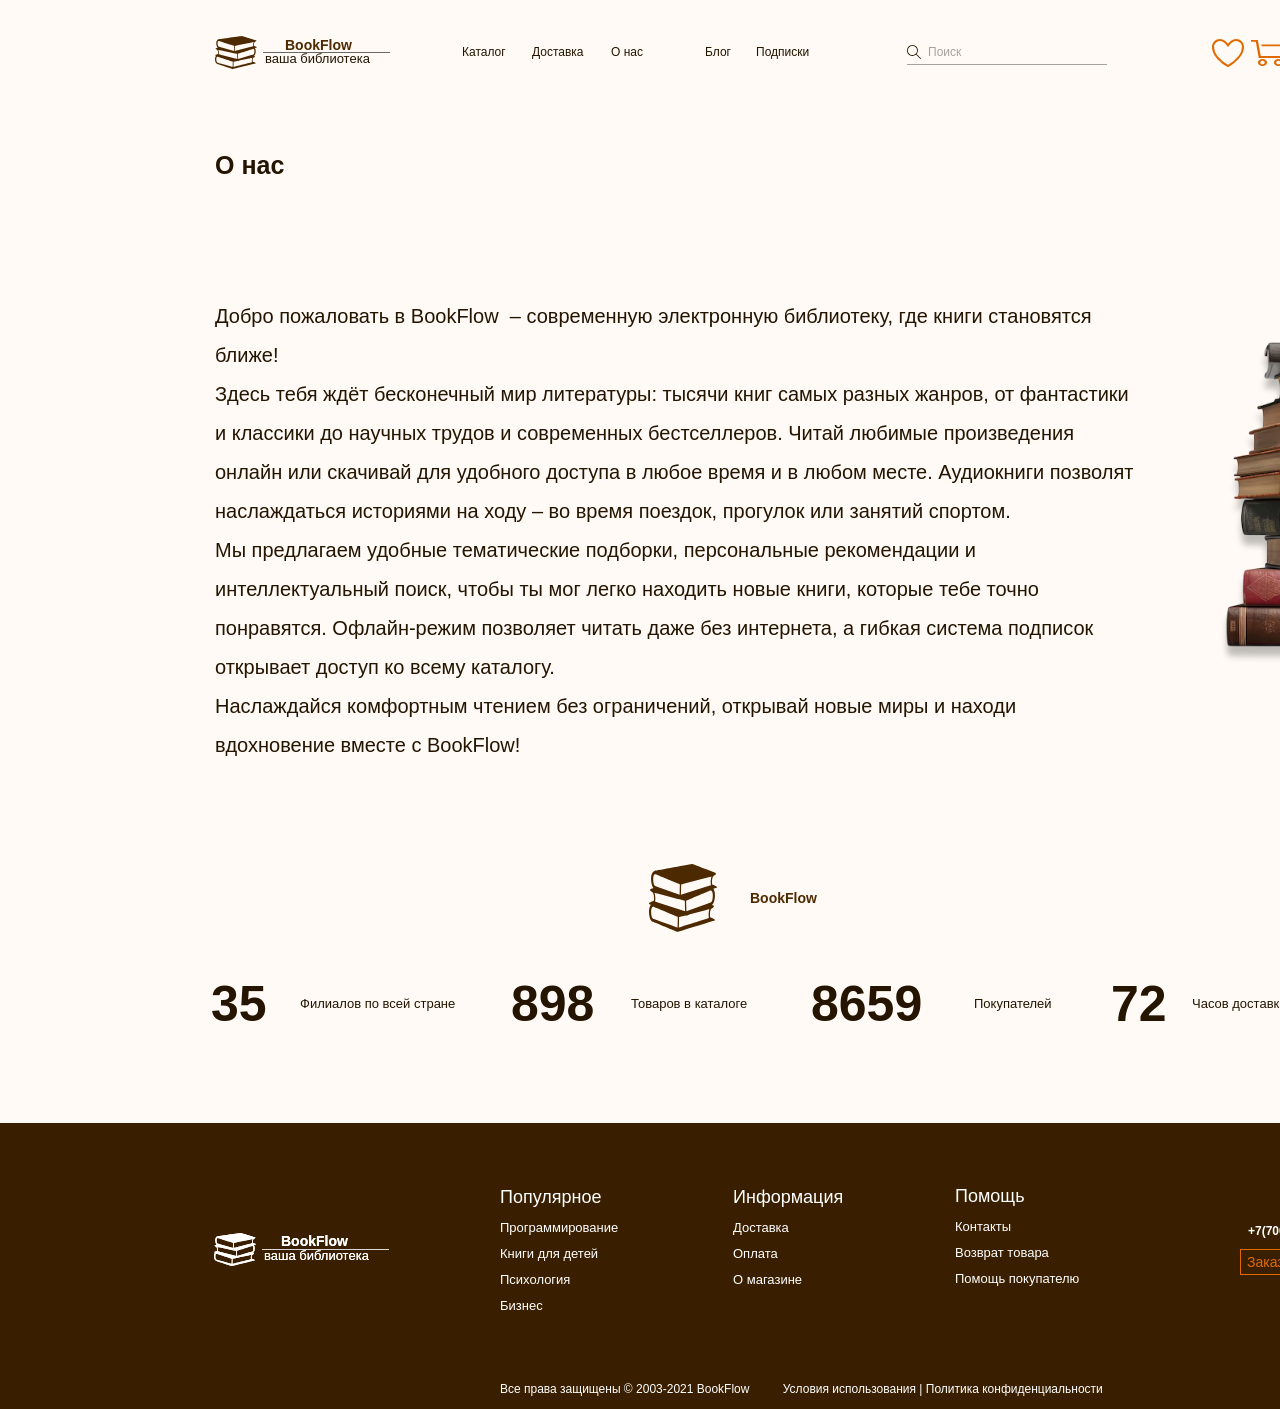
<file: aboutus.html>
﻿<!DOCTYPE html>
<html>

<head>
    <title>О нас</title>
    <meta http-equiv="X-UA-Compatible" content="IE=edge" />
    <meta http-equiv="content-type" content="text/html; charset=utf-8" />
    <link href="resources/css/axure_rp_page.css" type="text/css" rel="stylesheet" />
    <link href="data/styles.css" type="text/css" rel="stylesheet" />
    <link href="files/о_нас/styles.css" type="text/css" rel="stylesheet" />
    <link href="https://fonts.googleapis.com" rel="preconnect" />
    <link href="https://fonts.gstatic.com" rel="preconnect" />
    <link href="https://fonts.googleapis.com/css2?family=Inter:wght@100..900&display=swap" rel="stylesheet" />
    <script src="resources/scripts/jquery-3.7.1.min.js"></script>
    <script src="resources/scripts/axure/axQuery.js"></script>
    <script src="resources/scripts/axure/globals.js"></script>
    <script src="resources/scripts/axutils.js"></script>
    <script src="resources/scripts/axure/annotation.js"></script>
    <script src="resources/scripts/axure/axQuery.std.js"></script>
    <script src="resources/scripts/axure/doc.js"></script>
    <script src="resources/scripts/messagecenter.js"></script>
    <script src="resources/scripts/axure/events.js"></script>
    <script src="resources/scripts/axure/recording.js"></script>
    <script src="resources/scripts/axure/action.js"></script>
    <script src="resources/scripts/axure/expr.js"></script>
    <script src="resources/scripts/axure/geometry.js"></script>
    <script src="resources/scripts/axure/flyout.js"></script>
    <script src="resources/scripts/axure/model.js"></script>
    <script src="resources/scripts/axure/repeater.js"></script>
    <script src="resources/scripts/axure/sto.js"></script>
    <script src="resources/scripts/axure/utils.temp.js"></script>
    <script src="resources/scripts/axure/variables.js"></script>
    <script src="resources/scripts/axure/drag.js"></script>
    <script src="resources/scripts/axure/move.js"></script>
    <script src="resources/scripts/axure/visibility.js"></script>
    <script src="resources/scripts/axure/style.js"></script>
    <script src="resources/scripts/axure/adaptive.js"></script>
    <script src="resources/scripts/axure/tree.js"></script>
    <script src="resources/scripts/axure/init.temp.js"></script>
    <script src="resources/scripts/axure/legacy.js"></script>
    <script src="resources/scripts/axure/viewer.js"></script>
    <script src="resources/scripts/axure/math.js"></script>
    <script src="resources/scripts/axure/jquery.nicescroll.min.js"></script>
    <script src="data/document.js"></script>
    <script src="files/о_нас/data.js"></script>
    <script type="text/javascript">
        $axure.utils.getTransparentGifPath = function() {
            return 'resources/images/transparent.gif';
        };
        $axure.utils.getOtherPath = function() {
            return 'resources/Other.html';
        };
        $axure.utils.getReloadPath = function() {
            return 'resources/reload.html';
        };
    </script>
</head>

<body>
    <div id="base" class="">

        <!-- О нас (Group) -->
        <div id="u581" class="ax_default" data-label="О нас" data-left="0" data-top="0" data-width="1630" data-height="1409" layer-opacity="1">

            <!-- О нас BG (Rectangle) -->
            <div id="u582" class="ax_default shape transition notrs" data-label="О нас BG">
                <div id="u582_div" class=""></div>
                <div id="u582_text" class="text " style="display:none; visibility: hidden">
                    <p></p>
                </div>
            </div>

            <!-- Первый экран (Group) -->
            <div id="u583" class="ax_default" data-label="Первый экран" data-left="215" data-top="31" data-width="1173" data-height="910" layer-opacity="1">

                <!-- Шапка (Group) -->
                <div id="u584" class="ax_default" data-label="Шапка" data-left="215" data-top="31" data-width="1173" data-height="910" layer-opacity="1">

                    <!-- Лого (Group) -->
                    <a href="./index.html">
                        <div id="u4" class="ax_default" data-label="Лого" data-left="215" data-top="31" data-width="175" data-height="42" layer-opacity="1">
                        </div <!-- Unnamed (Rectangle) -->
                        <div id="u586" class="ax_default shape transition notrs">
                            <div id="u586_div" class=""></div>
                            <div id="u586_text" class="text ">
                                <p><span>BookFlow</span></p>
                            </div>
                        </div>

                        <!-- Unnamed (Rectangle) -->
                        <div id="u587" class="ax_default shape transition notrs">
                            <div id="u587_div" class=""></div>
                            <div id="u587_text" class="text ">
                                <p><span>ваша библиотека</span></p>
                            </div>
                        </div>

                        <!-- Line 1 (Shape) -->
                        <div id="u588" class="ax_default shape transition notrs" data-label="Line 1">
                            <svg data="images/главная/line_1_u7.svg" id="u588_img" class="img generatedImage">

  <g transform="matrix(1 0 0 1 -263 -52 )">
    <path d="M 0 0.5  L 127 0.5  " stroke-width="1" stroke-dasharray="0" stroke="rgba(0, 0, 0, 0.5882352941176471)" fill="none" transform="matrix(1 0 0 1 263 52 )" class="stroke" />
  </g>
                </svg>
                            <div id="u588_text" class="text " style="display:none; visibility: hidden">
                                <p></p>
                            </div>
                        </div>

                        <!-- books-stack-of-three 2 (Dynamic panel) -->
                        <div id="u589" class="ax_default" data-label="books-stack-of-three 2">
                            <div id="u589_state0" class="panel_state" data-label="State 1" style="">
                                <div id="u589_state0_content" class="panel_state_content">

                                    <!-- Group (Group) -->
                                    <div id="u590" class="ax_default" data-label="Group" data-left="0" data-top="5" data-width="42" data-height="33" layer-opacity="1">

                                        <!-- Group (Group) -->
                                        <div id="u591" class="ax_default" data-label="Group" data-left="0" data-top="5" data-width="42" data-height="33" layer-opacity="1">

                                            <!-- Vector (Shape) -->
                                            <div id="u592" class="ax_default shape transition notrs" data-label="Vector">
                                                <svg data="images/главная/vector_u11.svg" id="u592_img" class="img generatedImage">

  <defs>
    <pattern id="u592_img_bgp" patternUnits="userSpaceOnUse" alignment="0 0" imageRepeat="None" />
    <mask fill="white" id="u592_img_cl164">
      <path d="M 41.732834798267334 11.582544335791223  C 41.732960141457106 11.583301323543662  43.26176975333935 11.186133857984757  39.003736371805836 9.96914990344651  C 38.83389635534576 8.68403705659396  38.80995682521056 6.470605049418982  39.99582874274937 5.727369273601117  C 40.01701174078421 5.713743493822257  40.03280412489755 5.694061482084007  40.05135491634124 5.677155422005421  C 41.02088445988548 5.365024144351517  41.691848635297596 4.926981034627998  41.1651565592155 4.33753991851728  C 41.1651565592155 4.33753991851728  26.863247972227075 0  26.863247972227075 0  C 26.863247972227075 0  3.705216646722653 3.2407907392890145  3.705216646722653 3.2407907392890145  C 3.705216646722653 3.2407907392890145  1.0533310032144638 3.622312343737183  1.2902296188317874 7.769343410030477  C 1.4188317282948675 10.02642846192178  2.1221322805629517 11.134912386868606  2.737191291671702 11.680448207462998  C 2.737191291671702 11.680448207462998  0.8368632502946518 12.25689440673479  0.8368632502946518 12.25689440673479  C 0.30941910985005966 12.846335522845507  0.9802558592730737 13.28450403604926  1.949910736916346 13.596130661703201  C 1.9683361849222107 13.613541379421749  1.983878718915908 13.633097019480072  2.0054377472642515 13.646722799258932  C 3.190557540672262 14.39058941263674  3.1677452254985763 16.603770191731385  2.9972784937171113 17.889135349543928  C -1.2602533123471131 19.10599320876216  0.2680558986381755 19.502527856769248  0.2680558986381755 19.502527856769248  C 0.2680558986381755 19.502527856769248  1.2019879581358777 19.730003814069867  1.2019879581358777 19.730003814069867  C 0.5450643097666709 20.327519482499902  -0.10734695336141914 21.460603846365203  0.014862653846631772 23.609566011585482  C 0.25188661850506266 27.755840024678857  2.430100395695663 28.04198207025472  2.430100395695663 28.04198207025472  C 2.430100395695663 28.04198207025472  17.584593324731554 33  17.584593324731554 33  C 17.584593324731554 33  40.458471627663734 27.42326987478673  40.458471627663734 27.42326987478673  C 40.458471627663734 27.42326987478673  41.98728369913649 27.0261028250602  37.72862346780294 25.80911887052195  C 37.55740467165897 24.525772320709255  37.533588189485826 22.31284463465434  38.72146557214576 21.567085568756685  C 38.74327528550201 21.553838283617793  38.75919212586765 21.533778600679312  38.776865515114295 21.517124870360707  C 39.74652039275757 21.204993592706803  40.416857240223344 20.767327806383626  39.89003983004221 20.177886690272906  C 39.89003983004221 20.177886690272906  38.89581683918336 19.87572380113773  38.89581683918336 19.87572380113773  C 39.55888227678331 19.473258642371384  40.55486148406205 18.42142436345927  40.71091374850943 15.689203242087729  C 40.818583546813315 13.809855009924863  40.331496889134634 12.70919332633737  39.76770323016515 12.061211796151557  C 39.76770323016515 12.061211796151557  41.732834798267334 11.582544335791223  41.732834798267334 11.582544335791223  Z M 19.70941045654046 14.963756652308387  L 19.871104234709538 9.916033934371162  L 23.71763439075919 9.120314711517358  L 36.716724364504856 6.431494203582191  C 36.716724364504856 6.431494203582191  38.653404315138296 6.030542850415773  38.653404315138296 6.030542850415773  C 38.03458504198534 7.17056642744044  38.060531763050975 8.730718434429907  38.16293714070151 9.733474862666064  C 38.185373571246906 9.960318854407097  38.21119319504903 10.167481613669636  38.23626183218558 10.324935068056469  C 38.23626183218558 10.324935068056469  36.11645949877699 10.855457544292037  36.11645949877699 10.855457544292037  L 19.70941045654046 14.963756652308387  Z M 3.839083266491516 17.653712499403504  C 3.9408619288206594 16.651713064207282  3.967309194352627 15.09118283141776  3.347988525035239 13.951159254393092  C 3.347988525035239 13.951159254393092  5.284415536275684 14.352109644999816  5.284415536275684 14.352109644999816  L 17.768220630000098 16.935204039903873  L 18.858832177297014 17.16002910780517  L 22.129412163295065 17.836650819628325  L 22.2907291621793 22.88449674520648  L 5.427808264790682 18.66164148279929  C 5.427808264790682 18.66164148279929  3.7653815566494524 18.245802218834267  3.7653815566494524 18.245802218834267  C 3.789823476596856 18.088096438447455  3.8156440903112374 17.881187313664487  3.839083266491516 17.653712499403504  Z M 4.101176053194641 10.793636185337425  C 4.043643532899379 10.789472752757774  2.662862821682031 10.661542193308353  2.5956788734836724 7.569751844526891  C 2.572239697303394 6.466694530339122  2.767524444717316 5.66895480444608  3.1622301217050817 5.263461703599984  C 3.413417855615391 5.004571888741632  3.7098543968808286 4.950700069665987  3.9131610383989726 4.950700069665987  C 4.020580146091682 4.950700069665987  4.097916985129949 4.965713113224904  4.103181398779205 4.965713113224904  C 4.103181398779205 4.965713113224904  14.081376037657162 8.240063496271159  14.081376037657162 8.240063496271159  L 19.059632585096608 9.873769863294354  L 18.896309284335207 14.956816596909283  L 4.930320946369016 11.015685231079079  C 4.930320946369016 11.015685231079079  4.193302891655782 10.807891694416583  4.193302891655782 10.807891694416583  C 4.166228763249463 10.800195652247226  4.129503612243745 10.794897831552321  4.101176053194641 10.793636185337425  Z M 17.78301065136914 25.714622460169565  L 17.620691457838927 30.797794326544814  C 17.620691457838927 30.797794326544814  2.9180616053711947 26.648744291291795  2.9180616053711947 26.648744291291795  C 2.890862135394803 26.64079591983246  2.8545126355475023 26.635497344552792  2.8261850764983985 26.63410953369291  C 2.7676498087004955 26.630198430403244  1.3862424718141861 26.50239479018357  1.3194345557970777 23.411361494602023  C 1.2956193511710667 22.306916409974356  1.491906797525898 21.50993322592139  1.885860410151164 21.10406162855533  C 2.137674874324937 20.84517181369698  2.4342367795735536 20.791299032061637  2.6371673889104486 20.791299032061637  C 2.7448371872143356 20.791299032061637  2.821923367860268 20.805808656900204  2.8275638113560744 20.805808656900204  C 2.8275638113560744 20.805808656900204  17.78301065136914 25.714622460169565  17.78301065136914 25.714622460169565  Z M 37.37778648864202 21.871015717491414  C 36.758340485225595 23.010913078876104  36.7840350289439 24.571696585185308  36.886565755635544 25.573696020381526  C 36.90975424494017 25.801297005162493  36.93557536855274 26.008079959425483  36.960644005689296 26.165785739812296  C 36.960644005689296 26.165785739812296  18.433417763344536 30.804986572583942  18.433417763344536 30.804986572583942  L 18.59536017758991 25.7571387218864  L 22.55632986921651 24.937447912394695  L 23.141307441422754 25.079887496022874  L 25.333810963539474 24.362641914842747  L 35.440356804609294 22.27222022385755  C 35.440356804609294 22.27222022385755  37.37778648864202 21.871015717491414  37.37778648864202 21.871015717491414  Z M 39.40772026856703 15.490367285944513  C 39.33878151597456 18.58114815024612  37.95737235989101 18.709583470265464  37.90710974404782 18.71349457355514  C 37.87339242837857 18.714251561307574  37.83967697673279 18.71879273335493  37.80796515233331 18.728885903074087  C 37.80796515233331 18.728885903074087  36.410638053906304 19.122645972761077  36.410638053906304 19.122645972761077  L 23.10571040563837 22.877810805566792  L 22.94301443282331 17.79476407195186  L 27.308216657287407 16.36165899555204  C 27.308216657287407 16.36165899555204  37.878030798632736 12.892006694281823  37.878030798632736 12.892006694281823  C 37.87940957364722 12.891375871174375  38.434051980297546 12.767356356852146  38.841166629614115 13.184078107577303  C 39.23524560622256 13.589571208423399  39.43078341443382 14.387309971756745  39.40772026856703 15.490367285944513  Z " fill-rule="evenodd" />
    </mask>
  </defs>
  <g transform="matrix(1 0 0 1 0 -5 )">
    <path d="M 41.732834798267334 11.582544335791223  C 41.732960141457106 11.583301323543662  43.26176975333935 11.186133857984757  39.003736371805836 9.96914990344651  C 38.83389635534576 8.68403705659396  38.80995682521056 6.470605049418982  39.99582874274937 5.727369273601117  C 40.01701174078421 5.713743493822257  40.03280412489755 5.694061482084007  40.05135491634124 5.677155422005421  C 41.02088445988548 5.365024144351517  41.691848635297596 4.926981034627998  41.1651565592155 4.33753991851728  C 41.1651565592155 4.33753991851728  26.863247972227075 0  26.863247972227075 0  C 26.863247972227075 0  3.705216646722653 3.2407907392890145  3.705216646722653 3.2407907392890145  C 3.705216646722653 3.2407907392890145  1.0533310032144638 3.622312343737183  1.2902296188317874 7.769343410030477  C 1.4188317282948675 10.02642846192178  2.1221322805629517 11.134912386868606  2.737191291671702 11.680448207462998  C 2.737191291671702 11.680448207462998  0.8368632502946518 12.25689440673479  0.8368632502946518 12.25689440673479  C 0.30941910985005966 12.846335522845507  0.9802558592730737 13.28450403604926  1.949910736916346 13.596130661703201  C 1.9683361849222107 13.613541379421749  1.983878718915908 13.633097019480072  2.0054377472642515 13.646722799258932  C 3.190557540672262 14.39058941263674  3.1677452254985763 16.603770191731385  2.9972784937171113 17.889135349543928  C -1.2602533123471131 19.10599320876216  0.2680558986381755 19.502527856769248  0.2680558986381755 19.502527856769248  C 0.2680558986381755 19.502527856769248  1.2019879581358777 19.730003814069867  1.2019879581358777 19.730003814069867  C 0.5450643097666709 20.327519482499902  -0.10734695336141914 21.460603846365203  0.014862653846631772 23.609566011585482  C 0.25188661850506266 27.755840024678857  2.430100395695663 28.04198207025472  2.430100395695663 28.04198207025472  C 2.430100395695663 28.04198207025472  17.584593324731554 33  17.584593324731554 33  C 17.584593324731554 33  40.458471627663734 27.42326987478673  40.458471627663734 27.42326987478673  C 40.458471627663734 27.42326987478673  41.98728369913649 27.0261028250602  37.72862346780294 25.80911887052195  C 37.55740467165897 24.525772320709255  37.533588189485826 22.31284463465434  38.72146557214576 21.567085568756685  C 38.74327528550201 21.553838283617793  38.75919212586765 21.533778600679312  38.776865515114295 21.517124870360707  C 39.74652039275757 21.204993592706803  40.416857240223344 20.767327806383626  39.89003983004221 20.177886690272906  C 39.89003983004221 20.177886690272906  38.89581683918336 19.87572380113773  38.89581683918336 19.87572380113773  C 39.55888227678331 19.473258642371384  40.55486148406205 18.42142436345927  40.71091374850943 15.689203242087729  C 40.818583546813315 13.809855009924863  40.331496889134634 12.70919332633737  39.76770323016515 12.061211796151557  C 39.76770323016515 12.061211796151557  41.732834798267334 11.582544335791223  41.732834798267334 11.582544335791223  Z M 19.70941045654046 14.963756652308387  L 19.871104234709538 9.916033934371162  L 23.71763439075919 9.120314711517358  L 36.716724364504856 6.431494203582191  C 36.716724364504856 6.431494203582191  38.653404315138296 6.030542850415773  38.653404315138296 6.030542850415773  C 38.03458504198534 7.17056642744044  38.060531763050975 8.730718434429907  38.16293714070151 9.733474862666064  C 38.185373571246906 9.960318854407097  38.21119319504903 10.167481613669636  38.23626183218558 10.324935068056469  C 38.23626183218558 10.324935068056469  36.11645949877699 10.855457544292037  36.11645949877699 10.855457544292037  L 19.70941045654046 14.963756652308387  Z M 3.839083266491516 17.653712499403504  C 3.9408619288206594 16.651713064207282  3.967309194352627 15.09118283141776  3.347988525035239 13.951159254393092  C 3.347988525035239 13.951159254393092  5.284415536275684 14.352109644999816  5.284415536275684 14.352109644999816  L 17.768220630000098 16.935204039903873  L 18.858832177297014 17.16002910780517  L 22.129412163295065 17.836650819628325  L 22.2907291621793 22.88449674520648  L 5.427808264790682 18.66164148279929  C 5.427808264790682 18.66164148279929  3.7653815566494524 18.245802218834267  3.7653815566494524 18.245802218834267  C 3.789823476596856 18.088096438447455  3.8156440903112374 17.881187313664487  3.839083266491516 17.653712499403504  Z M 4.101176053194641 10.793636185337425  C 4.043643532899379 10.789472752757774  2.662862821682031 10.661542193308353  2.5956788734836724 7.569751844526891  C 2.572239697303394 6.466694530339122  2.767524444717316 5.66895480444608  3.1622301217050817 5.263461703599984  C 3.413417855615391 5.004571888741632  3.7098543968808286 4.950700069665987  3.9131610383989726 4.950700069665987  C 4.020580146091682 4.950700069665987  4.097916985129949 4.965713113224904  4.103181398779205 4.965713113224904  C 4.103181398779205 4.965713113224904  14.081376037657162 8.240063496271159  14.081376037657162 8.240063496271159  L 19.059632585096608 9.873769863294354  L 18.896309284335207 14.956816596909283  L 4.930320946369016 11.015685231079079  C 4.930320946369016 11.015685231079079  4.193302891655782 10.807891694416583  4.193302891655782 10.807891694416583  C 4.166228763249463 10.800195652247226  4.129503612243745 10.794897831552321  4.101176053194641 10.793636185337425  Z M 17.78301065136914 25.714622460169565  L 17.620691457838927 30.797794326544814  C 17.620691457838927 30.797794326544814  2.9180616053711947 26.648744291291795  2.9180616053711947 26.648744291291795  C 2.890862135394803 26.64079591983246  2.8545126355475023 26.635497344552792  2.8261850764983985 26.63410953369291  C 2.7676498087004955 26.630198430403244  1.3862424718141861 26.50239479018357  1.3194345557970777 23.411361494602023  C 1.2956193511710667 22.306916409974356  1.491906797525898 21.50993322592139  1.885860410151164 21.10406162855533  C 2.137674874324937 20.84517181369698  2.4342367795735536 20.791299032061637  2.6371673889104486 20.791299032061637  C 2.7448371872143356 20.791299032061637  2.821923367860268 20.805808656900204  2.8275638113560744 20.805808656900204  C 2.8275638113560744 20.805808656900204  17.78301065136914 25.714622460169565  17.78301065136914 25.714622460169565  Z M 37.37778648864202 21.871015717491414  C 36.758340485225595 23.010913078876104  36.7840350289439 24.571696585185308  36.886565755635544 25.573696020381526  C 36.90975424494017 25.801297005162493  36.93557536855274 26.008079959425483  36.960644005689296 26.165785739812296  C 36.960644005689296 26.165785739812296  18.433417763344536 30.804986572583942  18.433417763344536 30.804986572583942  L 18.59536017758991 25.7571387218864  L 22.55632986921651 24.937447912394695  L 23.141307441422754 25.079887496022874  L 25.333810963539474 24.362641914842747  L 35.440356804609294 22.27222022385755  C 35.440356804609294 22.27222022385755  37.37778648864202 21.871015717491414  37.37778648864202 21.871015717491414  Z M 39.40772026856703 15.490367285944513  C 39.33878151597456 18.58114815024612  37.95737235989101 18.709583470265464  37.90710974404782 18.71349457355514  C 37.87339242837857 18.714251561307574  37.83967697673279 18.71879273335493  37.80796515233331 18.728885903074087  C 37.80796515233331 18.728885903074087  36.410638053906304 19.122645972761077  36.410638053906304 19.122645972761077  L 23.10571040563837 22.877810805566792  L 22.94301443282331 17.79476407195186  L 27.308216657287407 16.36165899555204  C 27.308216657287407 16.36165899555204  37.878030798632736 12.892006694281823  37.878030798632736 12.892006694281823  C 37.87940957364722 12.891375871174375  38.434051980297546 12.767356356852146  38.841166629614115 13.184078107577303  C 39.23524560622256 13.589571208423399  39.43078341443382 14.387309971756745  39.40772026856703 15.490367285944513  Z " fill-rule="nonzero" fill="rgba(77, 41, 0, 1)" stroke="none" transform="matrix(1 0 0 1 0 5 )" class="fill" />
    <path d="M 41.732834798267334 11.582544335791223  C 41.732960141457106 11.583301323543662  43.26176975333935 11.186133857984757  39.003736371805836 9.96914990344651  C 38.83389635534576 8.68403705659396  38.80995682521056 6.470605049418982  39.99582874274937 5.727369273601117  C 40.01701174078421 5.713743493822257  40.03280412489755 5.694061482084007  40.05135491634124 5.677155422005421  C 41.02088445988548 5.365024144351517  41.691848635297596 4.926981034627998  41.1651565592155 4.33753991851728  C 41.1651565592155 4.33753991851728  26.863247972227075 0  26.863247972227075 0  C 26.863247972227075 0  3.705216646722653 3.2407907392890145  3.705216646722653 3.2407907392890145  C 3.705216646722653 3.2407907392890145  1.0533310032144638 3.622312343737183  1.2902296188317874 7.769343410030477  C 1.4188317282948675 10.02642846192178  2.1221322805629517 11.134912386868606  2.737191291671702 11.680448207462998  C 2.737191291671702 11.680448207462998  0.8368632502946518 12.25689440673479  0.8368632502946518 12.25689440673479  C 0.30941910985005966 12.846335522845507  0.9802558592730737 13.28450403604926  1.949910736916346 13.596130661703201  C 1.9683361849222107 13.613541379421749  1.983878718915908 13.633097019480072  2.0054377472642515 13.646722799258932  C 3.190557540672262 14.39058941263674  3.1677452254985763 16.603770191731385  2.9972784937171113 17.889135349543928  C -1.2602533123471131 19.10599320876216  0.2680558986381755 19.502527856769248  0.2680558986381755 19.502527856769248  C 0.2680558986381755 19.502527856769248  1.2019879581358777 19.730003814069867  1.2019879581358777 19.730003814069867  C 0.5450643097666709 20.327519482499902  -0.10734695336141914 21.460603846365203  0.014862653846631772 23.609566011585482  C 0.25188661850506266 27.755840024678857  2.430100395695663 28.04198207025472  2.430100395695663 28.04198207025472  C 2.430100395695663 28.04198207025472  17.584593324731554 33  17.584593324731554 33  C 17.584593324731554 33  40.458471627663734 27.42326987478673  40.458471627663734 27.42326987478673  C 40.458471627663734 27.42326987478673  41.98728369913649 27.0261028250602  37.72862346780294 25.80911887052195  C 37.55740467165897 24.525772320709255  37.533588189485826 22.31284463465434  38.72146557214576 21.567085568756685  C 38.74327528550201 21.553838283617793  38.75919212586765 21.533778600679312  38.776865515114295 21.517124870360707  C 39.74652039275757 21.204993592706803  40.416857240223344 20.767327806383626  39.89003983004221 20.177886690272906  C 39.89003983004221 20.177886690272906  38.89581683918336 19.87572380113773  38.89581683918336 19.87572380113773  C 39.55888227678331 19.473258642371384  40.55486148406205 18.42142436345927  40.71091374850943 15.689203242087729  C 40.818583546813315 13.809855009924863  40.331496889134634 12.70919332633737  39.76770323016515 12.061211796151557  C 39.76770323016515 12.061211796151557  41.732834798267334 11.582544335791223  41.732834798267334 11.582544335791223  Z " stroke-width="0" stroke-dasharray="0" stroke="rgba(121, 121, 121, 1)" fill="none" transform="matrix(1 0 0 1 0 5 )" class="stroke" mask="url(#u592_img_cl164)" />
    <path d="M 19.70941045654046 14.963756652308387  L 19.871104234709538 9.916033934371162  L 23.71763439075919 9.120314711517358  L 36.716724364504856 6.431494203582191  C 36.716724364504856 6.431494203582191  38.653404315138296 6.030542850415773  38.653404315138296 6.030542850415773  C 38.03458504198534 7.17056642744044  38.060531763050975 8.730718434429907  38.16293714070151 9.733474862666064  C 38.185373571246906 9.960318854407097  38.21119319504903 10.167481613669636  38.23626183218558 10.324935068056469  C 38.23626183218558 10.324935068056469  36.11645949877699 10.855457544292037  36.11645949877699 10.855457544292037  L 19.70941045654046 14.963756652308387  Z " stroke-width="0" stroke-dasharray="0" stroke="rgba(121, 121, 121, 1)" fill="none" transform="matrix(1 0 0 1 0 5 )" class="stroke" mask="url(#u592_img_cl164)" />
    <path d="M 3.839083266491516 17.653712499403504  C 3.9408619288206594 16.651713064207282  3.967309194352627 15.09118283141776  3.347988525035239 13.951159254393092  C 3.347988525035239 13.951159254393092  5.284415536275684 14.352109644999816  5.284415536275684 14.352109644999816  L 17.768220630000098 16.935204039903873  L 18.858832177297014 17.16002910780517  L 22.129412163295065 17.836650819628325  L 22.2907291621793 22.88449674520648  L 5.427808264790682 18.66164148279929  C 5.427808264790682 18.66164148279929  3.7653815566494524 18.245802218834267  3.7653815566494524 18.245802218834267  C 3.789823476596856 18.088096438447455  3.8156440903112374 17.881187313664487  3.839083266491516 17.653712499403504  Z " stroke-width="0" stroke-dasharray="0" stroke="rgba(121, 121, 121, 1)" fill="none" transform="matrix(1 0 0 1 0 5 )" class="stroke" mask="url(#u592_img_cl164)" />
    <path d="M 4.101176053194641 10.793636185337425  C 4.043643532899379 10.789472752757774  2.662862821682031 10.661542193308353  2.5956788734836724 7.569751844526891  C 2.572239697303394 6.466694530339122  2.767524444717316 5.66895480444608  3.1622301217050817 5.263461703599984  C 3.413417855615391 5.004571888741632  3.7098543968808286 4.950700069665987  3.9131610383989726 4.950700069665987  C 4.020580146091682 4.950700069665987  4.097916985129949 4.965713113224904  4.103181398779205 4.965713113224904  C 4.103181398779205 4.965713113224904  14.081376037657162 8.240063496271159  14.081376037657162 8.240063496271159  L 19.059632585096608 9.873769863294354  L 18.896309284335207 14.956816596909283  L 4.930320946369016 11.015685231079079  C 4.930320946369016 11.015685231079079  4.193302891655782 10.807891694416583  4.193302891655782 10.807891694416583  C 4.166228763249463 10.800195652247226  4.129503612243745 10.794897831552321  4.101176053194641 10.793636185337425  Z " stroke-width="0" stroke-dasharray="0" stroke="rgba(121, 121, 121, 1)" fill="none" transform="matrix(1 0 0 1 0 5 )" class="stroke" mask="url(#u592_img_cl164)" />
    <path d="M 17.78301065136914 25.714622460169565  L 17.620691457838927 30.797794326544814  C 17.620691457838927 30.797794326544814  2.9180616053711947 26.648744291291795  2.9180616053711947 26.648744291291795  C 2.890862135394803 26.64079591983246  2.8545126355475023 26.635497344552792  2.8261850764983985 26.63410953369291  C 2.7676498087004955 26.630198430403244  1.3862424718141861 26.50239479018357  1.3194345557970777 23.411361494602023  C 1.2956193511710667 22.306916409974356  1.491906797525898 21.50993322592139  1.885860410151164 21.10406162855533  C 2.137674874324937 20.84517181369698  2.4342367795735536 20.791299032061637  2.6371673889104486 20.791299032061637  C 2.7448371872143356 20.791299032061637  2.821923367860268 20.805808656900204  2.8275638113560744 20.805808656900204  C 2.8275638113560744 20.805808656900204  17.78301065136914 25.714622460169565  17.78301065136914 25.714622460169565  Z " stroke-width="0" stroke-dasharray="0" stroke="rgba(121, 121, 121, 1)" fill="none" transform="matrix(1 0 0 1 0 5 )" class="stroke" mask="url(#u592_img_cl164)" />
    <path d="M 37.37778648864202 21.871015717491414  C 36.758340485225595 23.010913078876104  36.7840350289439 24.571696585185308  36.886565755635544 25.573696020381526  C 36.90975424494017 25.801297005162493  36.93557536855274 26.008079959425483  36.960644005689296 26.165785739812296  C 36.960644005689296 26.165785739812296  18.433417763344536 30.804986572583942  18.433417763344536 30.804986572583942  L 18.59536017758991 25.7571387218864  L 22.55632986921651 24.937447912394695  L 23.141307441422754 25.079887496022874  L 25.333810963539474 24.362641914842747  L 35.440356804609294 22.27222022385755  C 35.440356804609294 22.27222022385755  37.37778648864202 21.871015717491414  37.37778648864202 21.871015717491414  Z " stroke-width="0" stroke-dasharray="0" stroke="rgba(121, 121, 121, 1)" fill="none" transform="matrix(1 0 0 1 0 5 )" class="stroke" mask="url(#u592_img_cl164)" />
    <path d="M 39.40772026856703 15.490367285944513  C 39.33878151597456 18.58114815024612  37.95737235989101 18.709583470265464  37.90710974404782 18.71349457355514  C 37.87339242837857 18.714251561307574  37.83967697673279 18.71879273335493  37.80796515233331 18.728885903074087  C 37.80796515233331 18.728885903074087  36.410638053906304 19.122645972761077  36.410638053906304 19.122645972761077  L 23.10571040563837 22.877810805566792  L 22.94301443282331 17.79476407195186  L 27.308216657287407 16.36165899555204  C 27.308216657287407 16.36165899555204  37.878030798632736 12.892006694281823  37.878030798632736 12.892006694281823  C 37.87940957364722 12.891375871174375  38.434051980297546 12.767356356852146  38.841166629614115 13.184078107577303  C 39.23524560622256 13.589571208423399  39.43078341443382 14.387309971756745  39.40772026856703 15.490367285944513  Z " stroke-width="0" stroke-dasharray="0" stroke="rgba(121, 121, 121, 1)" fill="none" transform="matrix(1 0 0 1 0 5 )" class="stroke" mask="url(#u592_img_cl164)" />
  </g>
                          </svg>
                                                <div id="u592_text" class="text " style="display:none; visibility: hidden">
                                                    <p></p>
                                                </div>
                                            </div>
                                        </div>
                                    </div>
                                </div>
                            </div>
                        </div>
                </div>

                <!-- Лого (Group) -->
                <div id="u593" class="ax_default" data-label="Лого" data-left="649" data-top="854" data-width="236" data-height="87" layer-opacity="1">

                    <!-- Unnamed (Rectangle) -->
                    <div id="u594" class="ax_default shape transition notrs">
                        <div id="u594_div" class=""></div>
                        <div id="u594_text" class="text ">
                            <p><span>BookFlow</span></p>
                        </div>
                    </div>

                    <!-- books-stack-of-three 2 (Dynamic panel) -->
                    <div id="u595" class="ax_default" data-label="books-stack-of-three 2">
                        <div id="u595_state0" class="panel_state" data-label="State 1" style="">
                            <div id="u595_state0_content" class="panel_state_content">

                                <!-- Group (Group) -->
                                <div id="u596" class="ax_default" data-label="Group" data-left="0" data-top="10" data-width="68" data-height="68" layer-opacity="1">

                                    <!-- Group (Group) -->
                                    <div id="u597" class="ax_default" data-label="Group" data-left="0" data-top="10" data-width="68" data-height="68" layer-opacity="1">

                                        <!-- Vector (Shape) -->
                                        <div id="u598" class="ax_default shape transition notrs" data-label="Vector">
                                            <svg data="images/о_нас/vector_u598.svg" id="u598_img" class="img generatedImage">

  <defs>
    <pattern id="u598_img_bgp" patternUnits="userSpaceOnUse" alignment="0 0" imageRepeat="None" />
    <mask fill="white" id="u598_img_cl179">
      <path d="M 67.56744681624237 23.867061055569792  C 67.56764975283532 23.868620909120267  70.04286531493037 23.050215222514048  63.14890650673325 20.542490710132203  C 62.87392743246456 17.894379389345126  62.83516819319806 13.333367980620931  64.75515129778469 11.801851836511393  C 64.7894475803173 11.773774472118589  64.81501620221508 11.733217599445833  64.84505081693344 11.698380869586929  C 66.41476531600506 11.055201267148584  67.5010882666723 10.152566980445568  66.64834871492033 8.937961044217424  C 66.64834871492033 8.937961044217424  43.49287766932003 0  43.49287766932003 0  C 43.49287766932003 0  5.998922189931914 6.6779930385349395  5.998922189931914 6.6779930385349395  C 5.998922189931914 6.6779930385349395  1.7053930528234176 7.464158768912984  2.0889431923943227 16.00955611763856  C 2.2971561315250235 20.660519254869122  3.4358332161495415 22.94466794869895  4.431643043658947 24.068802366893454  C 4.431643043658947 24.068802366893454  1.3549214528580078 25.256630898726232  1.3549214528580078 25.256630898726232  C 0.5009642730905728 26.47123683495438  1.5870809150135479 27.374129528828778  3.1569983359597984 28.016269242297508  C 3.1868300136835797 28.052145872747843  3.2119941163400414 28.092442343171058  3.2468992098564073 28.120519707563865  C 5.165664589659854 29.653335759372677  5.128730365092933 34.21382948599195  4.852736608875324 36.862460720272324  C -2.040410124752469 39.369925399873544  0.4339952644618081 40.18702709879724  0.4339952644618081 40.18702709879724  C 0.4339952644618081 40.18702709879724  1.9460757417438022 40.655765435053056  1.9460757417438022 40.655765435053056  C 0.8824850729555626 41.887009842727075  -0.17379982925182147 44.22185035008587  0.024063344323118106 48.6500148117519  C 0.40781642996057776 57.19385217206553  3.9344482596977404 57.78347820537336  3.9344482596977404 57.78347820537336  C 3.9344482596977404 57.78347820537336  28.47029395432728 68  28.47029395432728 68  C 28.47029395432728 68  65.50419215907463 56.508556105621146  65.50419215907463 56.508556105621146  C 65.50419215907463 56.508556105621146  67.97941170336387 55.69015127588162  61.08443799549048 53.18242676349978  C 60.80722661125739 50.53795508509785  60.76866659250086 45.977982883530146  62.69189664061695 44.44126723258953  C 62.727207605098485 44.413969796545764  62.752977727595244 44.372634692308885  62.78159178637552 44.33831791468267  C 64.35150920732177 43.695138312244325  65.43681648417113 42.79328154042686  64.58387401054453 41.578675604198715  C 64.58387401054453 41.578675604198715  62.97417964439212 40.95603692355654  62.97417964439212 40.95603692355654  C 64.0477141624111 40.12671477821983  65.66025192657668 37.95929868834032  65.91290797377718 32.32926728672623  C 66.08723050436443 28.45667092954214  65.29861401097989 26.188640793664884  64.3858052297912 24.853406125403207  C 64.3858052297912 24.853406125403207  67.56744681624237 23.867061055569792  67.56744681624237 23.867061055569792  Z M 31.910474072494083 30.834407647180917  L 32.17226399905354 20.433039622340576  L 38.39997948980059 18.793375769187286  L 59.446125161579296 13.252775934654212  C 59.446125161579296 13.252775934654212  62.581702224509634 12.42657314631129  62.581702224509634 12.42657314631129  C 61.57980435369055 14.775712638362123  61.621813330653964 17.99057131943133  61.78761251351674 20.05685729276644  C 61.82393816297119 20.524293396960083  61.86574136341272 20.951174234228343  61.90632868068142 21.275623776601208  C 61.90632868068142 21.275623776601208  58.47426775992465 22.368821606419957  58.47426775992465 22.368821606419957  L 31.910474072494083 30.834407647180917  Z M 6.215658621938645 36.37734696846782  C 6.380443122852496 34.31262085957863  6.4232625051423495 31.09698280413357  5.420552850057054 28.747843312082733  C 5.420552850057054 28.747843312082733  8.555720392065394 29.574044116969315  8.555720392065394 29.574044116969315  L 28.767595305714448 34.89678408222616  L 30.533347334671355 35.360059979719736  L 35.828572073906294 36.754310779840196  L 36.08975197686173 47.15593268709214  L 8.78788004775634 38.45429154031369  C 8.78788004775634 38.45429154031369  6.096332044099115 37.59741063274941  6.096332044099115 37.59741063274941  C 6.135904676394909 37.272441145891726  6.1777094795515275 36.84608294936924  6.215658621938645 36.37734696846782  Z M 6.639999324219895 22.24143213948318  C 6.546851434218043 22.232852945076626  4.311301711294717 21.969238458938424  4.202527699925946 15.598276528116015  C 4.164578557538828 13.325309941304859  4.480753862875655 11.68148262734344  5.119801149427277 10.84592108620603  C 5.526486051948728 10.312451164679729  6.006430928283246 10.201442567796578  6.335594062169765 10.201442567796578  C 6.509510712719866 10.201442567796578  6.634722737829442 10.232378536342226  6.643246074213953 10.232378536342226  C 6.643246074213953 10.232378536342226  22.798418346683025 16.979524780195117  22.798418346683025 16.979524780195117  L 30.858452756823077 20.34595002133382  L 30.594024555590337 30.820106926964584  L 7.982424389359359 22.698987748890225  C 7.982424389359359 22.698987748890225  6.789157062680791 22.270807127888716  6.789157062680791 22.270807127888716  C 6.745322759546749 22.254948616751857  6.685862991251779 22.24403189531993  6.639999324219895 22.24143213948318  Z M 28.791541054597655 52.98770688762214  L 28.528738550786834 63.462121642577195  C 28.528738550786834 63.462121642577195  4.724480694410506 54.912563994177034  4.724480694410506 54.912563994177034  C 4.680443457305872 54.896185531775984  4.62159188612453 54.88526725544213  4.575728219092646 54.88240752397327  C 4.480956833134136 54.874348280830915  2.2443925734134442 54.610995325226746  2.1362273760524113 48.24159338281628  C 2.0976694257055364 45.96576714782594  2.4154681483752634 44.323498768565294  3.053297806911409 43.48715729520492  C 3.4609974155737073 42.95368737367862  3.941145262166706 42.84267679333912  4.269699582045488 42.84267679333912  C 4.444022112632735 42.84267679333912  4.568828309869006 42.8725754142186  4.5779604564812635 42.8725754142186  C 4.5779604564812635 42.8725754142186  4.578975139375181 42.8725754142186  4.5779604564812635 42.8725754142186  C 4.5779604564812635 42.8725754142186  28.791541054597655 52.98770688762214  28.791541054597655 52.98770688762214  Z M 60.51641621970613 45.06754753907322  C 59.5135036427462 47.41642695041138  59.55510433257584 50.63258690280609  59.721106461505165 52.69731301169527  C 59.75864972990313 53.16630898033484  59.80045535860921 53.59240718911917  59.841042675877915 53.917376675976854  C 59.841042675877915 53.917376675976854  29.84458114065306 63.476942028354784  29.84458114065306 63.476942028354784  L 30.106773620859855 53.075316154190155  L 36.519772169207684 51.38625630432847  L 37.466878714684455 51.67976817362289  L 41.01664632192106 50.201807582100216  L 57.37962530270076 45.894271976433735  C 57.37962530270076 45.894271976433735  60.51641621970613 45.06754753907322  60.51641621970613 45.06754753907322  Z M 63.80297567291805 31.919544710431122  C 63.69136054967311 38.288426491416246  61.45479334458544 38.55308109024398  61.37341577607744 38.56114033338634  C 61.31882583642246 38.562700186936816  61.26423891471023 38.57205775357986  61.2128959609206 38.592855800273874  C 61.2128959609206 38.592855800273874  58.95055684918163 39.404240186295546  58.95055684918163 39.404240186295546  L 37.40924541865261 47.14215559934975  L 37.145832891237745 36.667998693718985  L 44.213303159417706 33.7149336878042  C 44.213303159417706 33.7149336878042  61.326335578738714 26.56534712761103  61.326335578738714 26.56534712761103  C 61.32856788114313 26.564047249692653  62.22656034905317 26.308491886846845  62.88569835270858 27.167191251977474  C 63.5237309815032 28.002752793114887  63.84031600432143 29.646578123619964  63.80297567291805 31.919544710431122  Z " fill-rule="evenodd" />
    </mask>
  </defs>
  <g transform="matrix(1 0 0 1 0 -10 )">
    <path d="M 67.56744681624237 23.867061055569792  C 67.56764975283532 23.868620909120267  70.04286531493037 23.050215222514048  63.14890650673325 20.542490710132203  C 62.87392743246456 17.894379389345126  62.83516819319806 13.333367980620931  64.75515129778469 11.801851836511393  C 64.7894475803173 11.773774472118589  64.81501620221508 11.733217599445833  64.84505081693344 11.698380869586929  C 66.41476531600506 11.055201267148584  67.5010882666723 10.152566980445568  66.64834871492033 8.937961044217424  C 66.64834871492033 8.937961044217424  43.49287766932003 0  43.49287766932003 0  C 43.49287766932003 0  5.998922189931914 6.6779930385349395  5.998922189931914 6.6779930385349395  C 5.998922189931914 6.6779930385349395  1.7053930528234176 7.464158768912984  2.0889431923943227 16.00955611763856  C 2.2971561315250235 20.660519254869122  3.4358332161495415 22.94466794869895  4.431643043658947 24.068802366893454  C 4.431643043658947 24.068802366893454  1.3549214528580078 25.256630898726232  1.3549214528580078 25.256630898726232  C 0.5009642730905728 26.47123683495438  1.5870809150135479 27.374129528828778  3.1569983359597984 28.016269242297508  C 3.1868300136835797 28.052145872747843  3.2119941163400414 28.092442343171058  3.2468992098564073 28.120519707563865  C 5.165664589659854 29.653335759372677  5.128730365092933 34.21382948599195  4.852736608875324 36.862460720272324  C -2.040410124752469 39.369925399873544  0.4339952644618081 40.18702709879724  0.4339952644618081 40.18702709879724  C 0.4339952644618081 40.18702709879724  1.9460757417438022 40.655765435053056  1.9460757417438022 40.655765435053056  C 0.8824850729555626 41.887009842727075  -0.17379982925182147 44.22185035008587  0.024063344323118106 48.6500148117519  C 0.40781642996057776 57.19385217206553  3.9344482596977404 57.78347820537336  3.9344482596977404 57.78347820537336  C 3.9344482596977404 57.78347820537336  28.47029395432728 68  28.47029395432728 68  C 28.47029395432728 68  65.50419215907463 56.508556105621146  65.50419215907463 56.508556105621146  C 65.50419215907463 56.508556105621146  67.97941170336387 55.69015127588162  61.08443799549048 53.18242676349978  C 60.80722661125739 50.53795508509785  60.76866659250086 45.977982883530146  62.69189664061695 44.44126723258953  C 62.727207605098485 44.413969796545764  62.752977727595244 44.372634692308885  62.78159178637552 44.33831791468267  C 64.35150920732177 43.695138312244325  65.43681648417113 42.79328154042686  64.58387401054453 41.578675604198715  C 64.58387401054453 41.578675604198715  62.97417964439212 40.95603692355654  62.97417964439212 40.95603692355654  C 64.0477141624111 40.12671477821983  65.66025192657668 37.95929868834032  65.91290797377718 32.32926728672623  C 66.08723050436443 28.45667092954214  65.29861401097989 26.188640793664884  64.3858052297912 24.853406125403207  C 64.3858052297912 24.853406125403207  67.56744681624237 23.867061055569792  67.56744681624237 23.867061055569792  Z M 31.910474072494083 30.834407647180917  L 32.17226399905354 20.433039622340576  L 38.39997948980059 18.793375769187286  L 59.446125161579296 13.252775934654212  C 59.446125161579296 13.252775934654212  62.581702224509634 12.42657314631129  62.581702224509634 12.42657314631129  C 61.57980435369055 14.775712638362123  61.621813330653964 17.99057131943133  61.78761251351674 20.05685729276644  C 61.82393816297119 20.524293396960083  61.86574136341272 20.951174234228343  61.90632868068142 21.275623776601208  C 61.90632868068142 21.275623776601208  58.47426775992465 22.368821606419957  58.47426775992465 22.368821606419957  L 31.910474072494083 30.834407647180917  Z M 6.215658621938645 36.37734696846782  C 6.380443122852496 34.31262085957863  6.4232625051423495 31.09698280413357  5.420552850057054 28.747843312082733  C 5.420552850057054 28.747843312082733  8.555720392065394 29.574044116969315  8.555720392065394 29.574044116969315  L 28.767595305714448 34.89678408222616  L 30.533347334671355 35.360059979719736  L 35.828572073906294 36.754310779840196  L 36.08975197686173 47.15593268709214  L 8.78788004775634 38.45429154031369  C 8.78788004775634 38.45429154031369  6.096332044099115 37.59741063274941  6.096332044099115 37.59741063274941  C 6.135904676394909 37.272441145891726  6.1777094795515275 36.84608294936924  6.215658621938645 36.37734696846782  Z M 6.639999324219895 22.24143213948318  C 6.546851434218043 22.232852945076626  4.311301711294717 21.969238458938424  4.202527699925946 15.598276528116015  C 4.164578557538828 13.325309941304859  4.480753862875655 11.68148262734344  5.119801149427277 10.84592108620603  C 5.526486051948728 10.312451164679729  6.006430928283246 10.201442567796578  6.335594062169765 10.201442567796578  C 6.509510712719866 10.201442567796578  6.634722737829442 10.232378536342226  6.643246074213953 10.232378536342226  C 6.643246074213953 10.232378536342226  22.798418346683025 16.979524780195117  22.798418346683025 16.979524780195117  L 30.858452756823077 20.34595002133382  L 30.594024555590337 30.820106926964584  L 7.982424389359359 22.698987748890225  C 7.982424389359359 22.698987748890225  6.789157062680791 22.270807127888716  6.789157062680791 22.270807127888716  C 6.745322759546749 22.254948616751857  6.685862991251779 22.24403189531993  6.639999324219895 22.24143213948318  Z M 28.791541054597655 52.98770688762214  L 28.528738550786834 63.462121642577195  C 28.528738550786834 63.462121642577195  4.724480694410506 54.912563994177034  4.724480694410506 54.912563994177034  C 4.680443457305872 54.896185531775984  4.62159188612453 54.88526725544213  4.575728219092646 54.88240752397327  C 4.480956833134136 54.874348280830915  2.2443925734134442 54.610995325226746  2.1362273760524113 48.24159338281628  C 2.0976694257055364 45.96576714782594  2.4154681483752634 44.323498768565294  3.053297806911409 43.48715729520492  C 3.4609974155737073 42.95368737367862  3.941145262166706 42.84267679333912  4.269699582045488 42.84267679333912  C 4.444022112632735 42.84267679333912  4.568828309869006 42.8725754142186  4.5779604564812635 42.8725754142186  C 4.5779604564812635 42.8725754142186  4.578975139375181 42.8725754142186  4.5779604564812635 42.8725754142186  C 4.5779604564812635 42.8725754142186  28.791541054597655 52.98770688762214  28.791541054597655 52.98770688762214  Z M 60.51641621970613 45.06754753907322  C 59.5135036427462 47.41642695041138  59.55510433257584 50.63258690280609  59.721106461505165 52.69731301169527  C 59.75864972990313 53.16630898033484  59.80045535860921 53.59240718911917  59.841042675877915 53.917376675976854  C 59.841042675877915 53.917376675976854  29.84458114065306 63.476942028354784  29.84458114065306 63.476942028354784  L 30.106773620859855 53.075316154190155  L 36.519772169207684 51.38625630432847  L 37.466878714684455 51.67976817362289  L 41.01664632192106 50.201807582100216  L 57.37962530270076 45.894271976433735  C 57.37962530270076 45.894271976433735  60.51641621970613 45.06754753907322  60.51641621970613 45.06754753907322  Z M 63.80297567291805 31.919544710431122  C 63.69136054967311 38.288426491416246  61.45479334458544 38.55308109024398  61.37341577607744 38.56114033338634  C 61.31882583642246 38.562700186936816  61.26423891471023 38.57205775357986  61.2128959609206 38.592855800273874  C 61.2128959609206 38.592855800273874  58.95055684918163 39.404240186295546  58.95055684918163 39.404240186295546  L 37.40924541865261 47.14215559934975  L 37.145832891237745 36.667998693718985  L 44.213303159417706 33.7149336878042  C 44.213303159417706 33.7149336878042  61.326335578738714 26.56534712761103  61.326335578738714 26.56534712761103  C 61.32856788114313 26.564047249692653  62.22656034905317 26.308491886846845  62.88569835270858 27.167191251977474  C 63.5237309815032 28.002752793114887  63.84031600432143 29.646578123619964  63.80297567291805 31.919544710431122  Z " fill-rule="nonzero" fill="rgba(77, 41, 0, 1)" stroke="none" transform="matrix(1 0 0 1 0 10 )" class="fill" />
    <path d="M 67.56744681624237 23.867061055569792  C 67.56764975283532 23.868620909120267  70.04286531493037 23.050215222514048  63.14890650673325 20.542490710132203  C 62.87392743246456 17.894379389345126  62.83516819319806 13.333367980620931  64.75515129778469 11.801851836511393  C 64.7894475803173 11.773774472118589  64.81501620221508 11.733217599445833  64.84505081693344 11.698380869586929  C 66.41476531600506 11.055201267148584  67.5010882666723 10.152566980445568  66.64834871492033 8.937961044217424  C 66.64834871492033 8.937961044217424  43.49287766932003 0  43.49287766932003 0  C 43.49287766932003 0  5.998922189931914 6.6779930385349395  5.998922189931914 6.6779930385349395  C 5.998922189931914 6.6779930385349395  1.7053930528234176 7.464158768912984  2.0889431923943227 16.00955611763856  C 2.2971561315250235 20.660519254869122  3.4358332161495415 22.94466794869895  4.431643043658947 24.068802366893454  C 4.431643043658947 24.068802366893454  1.3549214528580078 25.256630898726232  1.3549214528580078 25.256630898726232  C 0.5009642730905728 26.47123683495438  1.5870809150135479 27.374129528828778  3.1569983359597984 28.016269242297508  C 3.1868300136835797 28.052145872747843  3.2119941163400414 28.092442343171058  3.2468992098564073 28.120519707563865  C 5.165664589659854 29.653335759372677  5.128730365092933 34.21382948599195  4.852736608875324 36.862460720272324  C -2.040410124752469 39.369925399873544  0.4339952644618081 40.18702709879724  0.4339952644618081 40.18702709879724  C 0.4339952644618081 40.18702709879724  1.9460757417438022 40.655765435053056  1.9460757417438022 40.655765435053056  C 0.8824850729555626 41.887009842727075  -0.17379982925182147 44.22185035008587  0.024063344323118106 48.6500148117519  C 0.40781642996057776 57.19385217206553  3.9344482596977404 57.78347820537336  3.9344482596977404 57.78347820537336  C 3.9344482596977404 57.78347820537336  28.47029395432728 68  28.47029395432728 68  C 28.47029395432728 68  65.50419215907463 56.508556105621146  65.50419215907463 56.508556105621146  C 65.50419215907463 56.508556105621146  67.97941170336387 55.69015127588162  61.08443799549048 53.18242676349978  C 60.80722661125739 50.53795508509785  60.76866659250086 45.977982883530146  62.69189664061695 44.44126723258953  C 62.727207605098485 44.413969796545764  62.752977727595244 44.372634692308885  62.78159178637552 44.33831791468267  C 64.35150920732177 43.695138312244325  65.43681648417113 42.79328154042686  64.58387401054453 41.578675604198715  C 64.58387401054453 41.578675604198715  62.97417964439212 40.95603692355654  62.97417964439212 40.95603692355654  C 64.0477141624111 40.12671477821983  65.66025192657668 37.95929868834032  65.91290797377718 32.32926728672623  C 66.08723050436443 28.45667092954214  65.29861401097989 26.188640793664884  64.3858052297912 24.853406125403207  C 64.3858052297912 24.853406125403207  67.56744681624237 23.867061055569792  67.56744681624237 23.867061055569792  Z " stroke-width="0" stroke-dasharray="0" stroke="rgba(121, 121, 121, 1)" fill="none" transform="matrix(1 0 0 1 0 10 )" class="stroke" mask="url(#u598_img_cl179)" />
    <path d="M 31.910474072494083 30.834407647180917  L 32.17226399905354 20.433039622340576  L 38.39997948980059 18.793375769187286  L 59.446125161579296 13.252775934654212  C 59.446125161579296 13.252775934654212  62.581702224509634 12.42657314631129  62.581702224509634 12.42657314631129  C 61.57980435369055 14.775712638362123  61.621813330653964 17.99057131943133  61.78761251351674 20.05685729276644  C 61.82393816297119 20.524293396960083  61.86574136341272 20.951174234228343  61.90632868068142 21.275623776601208  C 61.90632868068142 21.275623776601208  58.47426775992465 22.368821606419957  58.47426775992465 22.368821606419957  L 31.910474072494083 30.834407647180917  Z " stroke-width="0" stroke-dasharray="0" stroke="rgba(121, 121, 121, 1)" fill="none" transform="matrix(1 0 0 1 0 10 )" class="stroke" mask="url(#u598_img_cl179)" />
    <path d="M 6.215658621938645 36.37734696846782  C 6.380443122852496 34.31262085957863  6.4232625051423495 31.09698280413357  5.420552850057054 28.747843312082733  C 5.420552850057054 28.747843312082733  8.555720392065394 29.574044116969315  8.555720392065394 29.574044116969315  L 28.767595305714448 34.89678408222616  L 30.533347334671355 35.360059979719736  L 35.828572073906294 36.754310779840196  L 36.08975197686173 47.15593268709214  L 8.78788004775634 38.45429154031369  C 8.78788004775634 38.45429154031369  6.096332044099115 37.59741063274941  6.096332044099115 37.59741063274941  C 6.135904676394909 37.272441145891726  6.1777094795515275 36.84608294936924  6.215658621938645 36.37734696846782  Z " stroke-width="0" stroke-dasharray="0" stroke="rgba(121, 121, 121, 1)" fill="none" transform="matrix(1 0 0 1 0 10 )" class="stroke" mask="url(#u598_img_cl179)" />
    <path d="M 6.639999324219895 22.24143213948318  C 6.546851434218043 22.232852945076626  4.311301711294717 21.969238458938424  4.202527699925946 15.598276528116015  C 4.164578557538828 13.325309941304859  4.480753862875655 11.68148262734344  5.119801149427277 10.84592108620603  C 5.526486051948728 10.312451164679729  6.006430928283246 10.201442567796578  6.335594062169765 10.201442567796578  C 6.509510712719866 10.201442567796578  6.634722737829442 10.232378536342226  6.643246074213953 10.232378536342226  C 6.643246074213953 10.232378536342226  22.798418346683025 16.979524780195117  22.798418346683025 16.979524780195117  L 30.858452756823077 20.34595002133382  L 30.594024555590337 30.820106926964584  L 7.982424389359359 22.698987748890225  C 7.982424389359359 22.698987748890225  6.789157062680791 22.270807127888716  6.789157062680791 22.270807127888716  C 6.745322759546749 22.254948616751857  6.685862991251779 22.24403189531993  6.639999324219895 22.24143213948318  Z " stroke-width="0" stroke-dasharray="0" stroke="rgba(121, 121, 121, 1)" fill="none" transform="matrix(1 0 0 1 0 10 )" class="stroke" mask="url(#u598_img_cl179)" />
    <path d="M 28.791541054597655 52.98770688762214  L 28.528738550786834 63.462121642577195  C 28.528738550786834 63.462121642577195  4.724480694410506 54.912563994177034  4.724480694410506 54.912563994177034  C 4.680443457305872 54.896185531775984  4.62159188612453 54.88526725544213  4.575728219092646 54.88240752397327  C 4.480956833134136 54.874348280830915  2.2443925734134442 54.610995325226746  2.1362273760524113 48.24159338281628  C 2.0976694257055364 45.96576714782594  2.4154681483752634 44.323498768565294  3.053297806911409 43.48715729520492  C 3.4609974155737073 42.95368737367862  3.941145262166706 42.84267679333912  4.269699582045488 42.84267679333912  C 4.444022112632735 42.84267679333912  4.568828309869006 42.8725754142186  4.5779604564812635 42.8725754142186  C 4.5779604564812635 42.8725754142186  4.578975139375181 42.8725754142186  4.5779604564812635 42.8725754142186  C 4.5779604564812635 42.8725754142186  28.791541054597655 52.98770688762214  28.791541054597655 52.98770688762214  Z " stroke-width="0" stroke-dasharray="0" stroke="rgba(121, 121, 121, 1)" fill="none" transform="matrix(1 0 0 1 0 10 )" class="stroke" mask="url(#u598_img_cl179)" />
    <path d="M 60.51641621970613 45.06754753907322  C 59.5135036427462 47.41642695041138  59.55510433257584 50.63258690280609  59.721106461505165 52.69731301169527  C 59.75864972990313 53.16630898033484  59.80045535860921 53.59240718911917  59.841042675877915 53.917376675976854  C 59.841042675877915 53.917376675976854  29.84458114065306 63.476942028354784  29.84458114065306 63.476942028354784  L 30.106773620859855 53.075316154190155  L 36.519772169207684 51.38625630432847  L 37.466878714684455 51.67976817362289  L 41.01664632192106 50.201807582100216  L 57.37962530270076 45.894271976433735  C 57.37962530270076 45.894271976433735  60.51641621970613 45.06754753907322  60.51641621970613 45.06754753907322  Z " stroke-width="0" stroke-dasharray="0" stroke="rgba(121, 121, 121, 1)" fill="none" transform="matrix(1 0 0 1 0 10 )" class="stroke" mask="url(#u598_img_cl179)" />
    <path d="M 63.80297567291805 31.919544710431122  C 63.69136054967311 38.288426491416246  61.45479334458544 38.55308109024398  61.37341577607744 38.56114033338634  C 61.31882583642246 38.562700186936816  61.26423891471023 38.57205775357986  61.2128959609206 38.592855800273874  C 61.2128959609206 38.592855800273874  58.95055684918163 39.404240186295546  58.95055684918163 39.404240186295546  L 37.40924541865261 47.14215559934975  L 37.145832891237745 36.667998693718985  L 44.213303159417706 33.7149336878042  C 44.213303159417706 33.7149336878042  61.326335578738714 26.56534712761103  61.326335578738714 26.56534712761103  C 61.32856788114313 26.564047249692653  62.22656034905317 26.308491886846845  62.88569835270858 27.167191251977474  C 63.5237309815032 28.002752793114887  63.84031600432143 29.646578123619964  63.80297567291805 31.919544710431122  Z " stroke-width="0" stroke-dasharray="0" stroke="rgba(121, 121, 121, 1)" fill="none" transform="matrix(1 0 0 1 0 10 )" class="stroke" mask="url(#u598_img_cl179)" />
  </g>
                          </svg>
                                            <div id="u598_text" class="text " style="display:none; visibility: hidden">
                                                <p></p>
                                            </div>
                                        </div>
                                    </div>
                                </div>
                            </div>
                        </div>
                    </div>
                </div>

                <!-- Frame 1 (Dynamic panel) -->
                <div id="u599" class="ax_default" data-label="Frame 1">
                    <div id="u599_state0" class="panel_state" data-label="State 1" style="">
                        <div id="u599_state0_content" class="panel_state_content">

                            <!-- Unnamed (Rectangle) -->
                            <div id="u600" class="ax_default shape transition notrs">
                                <div id="u600_div" class=""></div>
                                <div id="u600_text" class="text ">
                                    <p><span>Каталог</span></p>
                                </div>
                            </div>

                            <!-- Unnamed (Rectangle) -->
                            <div id="u601" class="ax_default shape transition notrs">
                                <div id="u601_div" class=""></div>
                                <div id="u601_text" class="text ">
                                    <p><span>Доставка</span></p>
                                </div>
                            </div>

                            <!-- Unnamed (Rectangle) -->
                            <div id="u602" class="ax_default shape transition notrs">
                                <div id="u602_div" class=""></div>
                                <div id="u602_text" class="text ">
                                    <p><span>О нас</span></p>
                                </div>
                            </div>

                            <!-- Unnamed (Rectangle) -->
                            <div id="u603" class="ax_default shape transition notrs">
                                <div id="u603_div" class=""></div>
                                <div id="u603_text" class="text ">
                                    <p><span>Блог</span></p>
                                </div>
                            </div>

                            <!-- Unnamed (Rectangle) -->
                            <div id="u604" class="ax_default shape transition notrs">
                                <div id="u604_div" class=""></div>
                                <div id="u604_text" class="text ">
                                    <p><span>Подписки</span></p>
                                </div>
                            </div>
                        </div>
                    </div>
                </div>

                <!-- корзина (Group) -->
                <div id="u605" class="ax_default" data-label="корзина" data-left="1209" data-top="34" data-width="179" data-height="38" layer-opacity="1">

                    <!-- Unnamed (Rectangle) -->
                    <div id="u606" class="ax_default shape transition notrs">
                        <div id="u606_div" class=""></div>
                        <div id="u606_text" class="text ">
                            <p><span>2 228 тенге</span></p>
                        </div>
                    </div>

                    <!-- Vector 1 (Shape) -->
                    <div id="u607" class="ax_default shape transition notrs" data-label="Vector 1">
                        <svg data="images/главная/vector_1_u21.svg" id="u607_img" class="img generatedImage">

  <defs>
    <pattern id="u607_img_bgp" patternUnits="userSpaceOnUse" alignment="0 0" imageRepeat="None" />
    <mask fill="white" id="u607_img_cl165">
      <path d="M 9 0  L 0 0  L 4.5 5  L 9 0  Z " fill-rule="evenodd" />
    </mask>
  </defs>
  <g transform="matrix(1 0 0 1 -1379 -52 )">
    <path d="M 9 0  L 0 0  L 4.5 5  L 9 0  Z " fill-rule="nonzero" fill="rgba(36, 20, 0, 1)" stroke="none" transform="matrix(1 0 0 1 1379 52 )" class="fill" />
    <path d="M 9 0  L 0 0  L 4.5 5  L 9 0  Z " stroke-width="0" stroke-dasharray="0" stroke="rgba(121, 121, 121, 1)" fill="none" transform="matrix(1 0 0 1 1379 52 )" class="stroke" mask="url(#u607_img_cl165)" />
  </g>
                </svg>
                        <div id="u607_text" class="text " style="display:none; visibility: hidden">
                            <p></p>
                        </div>
                    </div>

                    <!-- akar-icons:heart (Dynamic panel) -->
                    <div id="u608" class="ax_default" data-label="akar-icons:heart">
                        <div id="u608_state0" class="panel_state" data-label="State 1" style="">
                            <div id="u608_state0_content" class="panel_state_content">

                                <!-- Group (Group) -->
                                <div id="u609" class="ax_default" data-label="Group" data-left="3" data-top="5" data-width="32" data-height="28" layer-opacity="1">

                                    <!-- Vector (Shape) -->
                                    <div id="u610" class="ax_default shape transition notrs" data-label="Vector">
                                        <svg data="images/главная/vector_u24.svg" id="u610_img" class="img generatedImage">

  <defs>
    <pattern id="u610_img_bgp" patternUnits="userSpaceOnUse" alignment="0 0" imageRepeat="None" />
    <mask fill="white" id="u610_img_cl166">
      <path d="M 16 4.710229828052762  C 16 4.710229828052762  12.417599868774413 0  8 0  C 3.5824001312255858 0  0 3.4792895177629113  0 7.771878916818709  C 0 11.237038020608342  1.4 19.461100291628696  15.180799865722657 27.774656057929157  C 15.427651238441467 27.922044996750234  15.711044931411744 28  16 28  C 16.28895506858826 28  16.572348761558533 27.922044996750234  16.819200134277345 27.774656057929157  C 30.6 19.461100291628696  32 11.237038020608342  32 7.771878916818709  C 32 3.4792895177629113  28.417599868774413 0  24 0  C 19.582400131225587 0  16 4.710229828052762  16 4.710229828052762  Z " fill-rule="evenodd" />
    </mask>
  </defs>
  <g transform="matrix(1 0 0 1 -3 -5 )">
    <path d="M 16 4.710229828052762  C 16 4.710229828052762  12.417599868774413 0  8 0  C 3.5824001312255858 0  0 3.4792895177629113  0 7.771878916818709  C 0 11.237038020608342  1.4 19.461100291628696  15.180799865722657 27.774656057929157  C 15.427651238441467 27.922044996750234  15.711044931411744 28  16 28  C 16.28895506858826 28  16.572348761558533 27.922044996750234  16.819200134277345 27.774656057929157  C 30.6 19.461100291628696  32 11.237038020608342  32 7.771878916818709  C 32 3.4792895177629113  28.417599868774413 0  24 0  C 19.582400131225587 0  16 4.710229828052762  16 4.710229828052762  Z " fill-rule="nonzero" fill="rgba(255, 255, 255, 0)" stroke="none" transform="matrix(1 0 0 1 3 5 )" class="fill" />
    <path d="M 16 4.710229828052762  C 16 4.710229828052762  12.417599868774413 0  8 0  C 3.5824001312255858 0  0 3.4792895177629113  0 7.771878916818709  C 0 11.237038020608342  1.4 19.461100291628696  15.180799865722657 27.774656057929157  C 15.427651238441467 27.922044996750234  15.711044931411744 28  16 28  C 16.28895506858826 28  16.572348761558533 27.922044996750234  16.819200134277345 27.774656057929157  C 30.6 19.461100291628696  32 11.237038020608342  32 7.771878916818709  C 32 3.4792895177629113  28.417599868774413 0  24 0  C 19.582400131225587 0  16 4.710229828052762  16 4.710229828052762  Z " stroke-width="4" stroke-dasharray="0" stroke="rgba(225, 106, 0, 1)" fill="none" transform="matrix(1 0 0 1 3 5 )" class="stroke" mask="url(#u610_img_cl166)" />
  </g>
                        </svg>
                                        <div id="u610_text" class="text " style="display:none; visibility: hidden">
                                            <p></p>
                                        </div>
                                    </div>
                                </div>
                            </div>
                        </div>
                    </div>

                    <!-- cil:cart (Dynamic panel) -->
                    <div id="u611" class="ax_default" data-label="cil:cart">
                        <div id="u611_state0" class="panel_state" data-label="State 1" style="">
                            <div id="u611_state0_content" class="panel_state_content">

                                <!-- Vector (Shape) -->
                                <div id="u612" class="ax_default shape transition notrs" data-label="Vector">
                                    <svg data="images/каталог/vector_u291.svg" id="u612_img" class="img generatedImage">

  <defs>
    <pattern id="u612_img_bgp" patternUnits="userSpaceOnUse" alignment="0 0" imageRepeat="None" />
    <mask fill="white" id="u612_img_cl176">
      <path d="M 35 4.50164517378501  L 10.5 4.50164517378501  L 10.5 6.301425817280341  L 32.666666666666664 6.301425817280341  L 32.666666666666664 9.864147912880645  L 30.078125 16  L 9.765875498453777 16  L 6.849208275477092 0  L 0 0  L 0 1.7997806434953323  L 4.817458391189575 1.7997806434953323  L 7.734125057856242 18  L 31.789332389831543 18  L 35 10.14097650833343  L 35 4.50164517378501  Z " fill-rule="evenodd" />
    </mask>
  </defs>
  <g transform="matrix(1 0 0 1 0 -6 )">
    <path d="M 35 4.50164517378501  L 10.5 4.50164517378501  L 10.5 6.301425817280341  L 32.666666666666664 6.301425817280341  L 32.666666666666664 9.864147912880645  L 30.078125 16  L 9.765875498453777 16  L 6.849208275477092 0  L 0 0  L 0 1.7997806434953323  L 4.817458391189575 1.7997806434953323  L 7.734125057856242 18  L 31.789332389831543 18  L 35 10.14097650833343  L 35 4.50164517378501  Z " fill-rule="nonzero" fill="rgba(225, 106, 0, 1)" stroke="none" transform="matrix(1 0 0 1 0 6 )" class="fill" />
    <path d="M 35 4.50164517378501  L 10.5 4.50164517378501  L 10.5 6.301425817280341  L 32.666666666666664 6.301425817280341  L 32.666666666666664 9.864147912880645  L 30.078125 16  L 9.765875498453777 16  L 6.849208275477092 0  L 0 0  L 0 1.7997806434953323  L 4.817458391189575 1.7997806434953323  L 7.734125057856242 18  L 31.789332389831543 18  L 35 10.14097650833343  L 35 4.50164517378501  Z " stroke-width="0" stroke-dasharray="0" stroke="rgba(121, 121, 121, 1)" fill="none" transform="matrix(1 0 0 1 0 6 )" class="stroke" mask="url(#u612_img_cl176)" />
  </g>
                      </svg>
                                    <div id="u612_text" class="text " style="display:none; visibility: hidden">
                                        <p></p>
                                    </div>
                                </div>

                                <!-- Vector (Shape) -->
                                <div id="u613" class="ax_default shape transition notrs" data-label="Vector">
                                    <svg data="images/каталог/vector_u292.svg" id="u613_img" class="img generatedImage">

  <defs>
    <pattern id="u613_img_bgp" patternUnits="userSpaceOnUse" alignment="0 0" imageRepeat="None" />
    <mask fill="white" id="u613_img_cl177">
      <path d="M 4.499999731779082 0  C 3.306942496117502 0.0010566171986283734  2.163139203973961 0.37014511227607727  1.31951977726935 1.0262935161590576  C 0.4759003505647392 1.682441920042038  0.00135850790778129 2.5720666497945786  0 3.5  C 0 4.4282577484846115  0.47410615379250975 5.31849742680788  1.3180198858988217 5.97487473487854  C 2.161933618005133 6.6312520429492  3.306525412590826 7  4.499999731779082 7  C 5.693474050967337 7  6.8380669184367004 6.6312520429492  7.681980650543013 5.97487473487854  C 8.525894382649325 5.31849742680788  9.000000000000002 4.4282577484846115  9 3.5  C 8.998660064033343 2.572062164545059  8.524124593980586 1.6824283599853516  7.680501143962212 1.0262768268585205  C 6.83687769394384 0.37012529373168945  5.693062734190388 0.001042172356392257  4.499999731779082 0  Z M 4.499999731779082 5.25  C 4.05499175891231 5.25  3.6199774962650233 5.147364152595401  3.249966874716691 4.955071687698364  C 2.8799562531683587 4.762779222801328  2.59156871015243 4.489467270672321  2.421271528081389 4.169696569442749  C 2.2509743460103473 3.8499258682131767  2.2064168417925742 3.498058747500181  2.293233590914821 3.1585919857025146  C 2.380050340037068 2.819125223904848  2.5943416450525305 2.507305357605219  2.9090098088389515 2.262563467025757  C 3.223677972625373 2.017821576446295  3.6245892531924997 1.8511497369036078  4.0610465443758095 1.783625602722168  C 4.49750383555912 1.716101468540728  4.949904446298149 1.7507573030889034  5.361038229527367 1.8832106590270996  C 5.772172012756586 2.015664014965296  6.123574187894116 2.239967092871666  6.3708073717836955 2.5277531147003174  C 6.618040555673274 2.815539136528969  6.7499998658895395 3.153882708400488  6.74999986588954 3.5  C 6.749292757101693 3.96396005153656  6.512013346672853 4.408759534358978  6.090209668291191 4.736829042434692  C 5.668405989909528 5.0648985505104065  5.0965198335957425 5.249450026531122  4.499999731779082 5.25  Z " fill-rule="evenodd" />
    </mask>
  </defs>
  <g transform="matrix(1 0 0 1 -7 -25 )">
    <path d="M 4.499999731779082 0  C 3.306942496117502 0.0010566171986283734  2.163139203973961 0.37014511227607727  1.31951977726935 1.0262935161590576  C 0.4759003505647392 1.682441920042038  0.00135850790778129 2.5720666497945786  0 3.5  C 0 4.4282577484846115  0.47410615379250975 5.31849742680788  1.3180198858988217 5.97487473487854  C 2.161933618005133 6.6312520429492  3.306525412590826 7  4.499999731779082 7  C 5.693474050967337 7  6.8380669184367004 6.6312520429492  7.681980650543013 5.97487473487854  C 8.525894382649325 5.31849742680788  9.000000000000002 4.4282577484846115  9 3.5  C 8.998660064033343 2.572062164545059  8.524124593980586 1.6824283599853516  7.680501143962212 1.0262768268585205  C 6.83687769394384 0.37012529373168945  5.693062734190388 0.001042172356392257  4.499999731779082 0  Z M 4.499999731779082 5.25  C 4.05499175891231 5.25  3.6199774962650233 5.147364152595401  3.249966874716691 4.955071687698364  C 2.8799562531683587 4.762779222801328  2.59156871015243 4.489467270672321  2.421271528081389 4.169696569442749  C 2.2509743460103473 3.8499258682131767  2.2064168417925742 3.498058747500181  2.293233590914821 3.1585919857025146  C 2.380050340037068 2.819125223904848  2.5943416450525305 2.507305357605219  2.9090098088389515 2.262563467025757  C 3.223677972625373 2.017821576446295  3.6245892531924997 1.8511497369036078  4.0610465443758095 1.783625602722168  C 4.49750383555912 1.716101468540728  4.949904446298149 1.7507573030889034  5.361038229527367 1.8832106590270996  C 5.772172012756586 2.015664014965296  6.123574187894116 2.239967092871666  6.3708073717836955 2.5277531147003174  C 6.618040555673274 2.815539136528969  6.7499998658895395 3.153882708400488  6.74999986588954 3.5  C 6.749292757101693 3.96396005153656  6.512013346672853 4.408759534358978  6.090209668291191 4.736829042434692  C 5.668405989909528 5.0648985505104065  5.0965198335957425 5.249450026531122  4.499999731779082 5.25  Z " fill-rule="nonzero" fill="rgba(225, 106, 0, 1)" stroke="none" transform="matrix(1 0 0 1 7 25 )" class="fill" />
    <path d="M 4.499999731779082 0  C 3.306942496117502 0.0010566171986283734  2.163139203973961 0.37014511227607727  1.31951977726935 1.0262935161590576  C 0.4759003505647392 1.682441920042038  0.00135850790778129 2.5720666497945786  0 3.5  C 0 4.4282577484846115  0.47410615379250975 5.31849742680788  1.3180198858988217 5.97487473487854  C 2.161933618005133 6.6312520429492  3.306525412590826 7  4.499999731779082 7  C 5.693474050967337 7  6.8380669184367004 6.6312520429492  7.681980650543013 5.97487473487854  C 8.525894382649325 5.31849742680788  9.000000000000002 4.4282577484846115  9 3.5  C 8.998660064033343 2.572062164545059  8.524124593980586 1.6824283599853516  7.680501143962212 1.0262768268585205  C 6.83687769394384 0.37012529373168945  5.693062734190388 0.001042172356392257  4.499999731779082 0  Z " stroke-width="0" stroke-dasharray="0" stroke="rgba(121, 121, 121, 1)" fill="none" transform="matrix(1 0 0 1 7 25 )" class="stroke" mask="url(#u613_img_cl177)" />
    <path d="M 4.499999731779082 5.25  C 4.05499175891231 5.25  3.6199774962650233 5.147364152595401  3.249966874716691 4.955071687698364  C 2.8799562531683587 4.762779222801328  2.59156871015243 4.489467270672321  2.421271528081389 4.169696569442749  C 2.2509743460103473 3.8499258682131767  2.2064168417925742 3.498058747500181  2.293233590914821 3.1585919857025146  C 2.380050340037068 2.819125223904848  2.5943416450525305 2.507305357605219  2.9090098088389515 2.262563467025757  C 3.223677972625373 2.017821576446295  3.6245892531924997 1.8511497369036078  4.0610465443758095 1.783625602722168  C 4.49750383555912 1.716101468540728  4.949904446298149 1.7507573030889034  5.361038229527367 1.8832106590270996  C 5.772172012756586 2.015664014965296  6.123574187894116 2.239967092871666  6.3708073717836955 2.5277531147003174  C 6.618040555673274 2.815539136528969  6.7499998658895395 3.153882708400488  6.74999986588954 3.5  C 6.749292757101693 3.96396005153656  6.512013346672853 4.408759534358978  6.090209668291191 4.736829042434692  C 5.668405989909528 5.0648985505104065  5.0965198335957425 5.249450026531122  4.499999731779082 5.25  Z " stroke-width="0" stroke-dasharray="0" stroke="rgba(121, 121, 121, 1)" fill="none" transform="matrix(1 0 0 1 7 25 )" class="stroke" mask="url(#u613_img_cl177)" />
  </g>
                      </svg>
                                    <div id="u613_text" class="text " style="display:none; visibility: hidden">
                                        <p></p>
                                    </div>
                                </div>

                                <!-- Vector (Shape) -->
                                <div id="u614" class="ax_default shape transition notrs" data-label="Vector">
                                    <svg data="images/каталог/vector_u293.svg" id="u614_img" class="img generatedImage">

  <defs>
    <pattern id="u614_img_bgp" patternUnits="userSpaceOnUse" alignment="0 0" imageRepeat="None" />
    <mask fill="white" id="u614_img_cl178">
      <path d="M 4.5 0  C 3.3069428354501724 0.0010566171986283734  2.1631396114826202 0.37014511227607727  1.3195202350616455 1.0262935161590576  C 0.4759008586406708 1.682441920042038  0.0013585078268079087 2.5720666497945786  0 3.5  C 0 4.4282577484846115  0.47410451620817184 5.31849742680788  1.3180181980133057 5.97487473487854  C 2.1619318798184395 6.6312520429492  3.3065257519483566 7  4.5 7  C 5.693474248051643 7  6.838065974414349 6.6312520429492  7.681979656219482 5.97487473487854  C 8.525893338024616 5.31849742680788  9 4.4282577484846115  9 3.5  C 8.998660064113208 2.572062164545059  8.524122476577759 1.6824283599853516  7.680499076843262 1.0262768268585205  C 6.836875677108765 0.37012529373168945  5.69306293129921 0.001042172356392257  4.5 0  Z M 4.5 5.25  C 4.05499205365777 5.25  3.619976744055748 5.147364152595401  3.2499661445617676 4.955071687698364  C 2.879955545067787 4.762779222801328  2.5915680192410946 4.489467270672321  2.4212708473205566 4.169696569442749  C 2.2509736754000187 3.8499258682131767  2.206416173838079 3.498058747500181  2.2932329177856445 3.1585919857025146  C 2.38004966173321 2.819125223904848  2.594342026859522 2.507305357605219  2.909010171890259 2.262563467025757  C 3.2236783169209957 2.017821576446295  3.6245895735919476 1.8511497369036078  4.061046838760376 1.783625602722168  C 4.497504103928804 1.716101468540728  4.949902541935444 1.7507573030889034  5.36103630065918 1.8832106590270996  C 5.7721700593829155 2.015664014965296  6.12357328645885 2.239967092871666  6.370806455612183 2.5277531147003174  C 6.618039624765515 2.815539136528969  6.75 3.153882708400488  6.75 3.5  C 6.749292891254299 3.96396005153656  6.512012422084808 4.408759534358978  6.0902087688446045 4.736829042434692  C 5.668405115604401 5.0648985505104065  5.0965200662612915 5.249450026531122  4.5 5.25  Z " fill-rule="evenodd" />
    </mask>
  </defs>
  <g transform="matrix(1 0 0 1 -23 -25 )">
    <path d="M 4.5 0  C 3.3069428354501724 0.0010566171986283734  2.1631396114826202 0.37014511227607727  1.3195202350616455 1.0262935161590576  C 0.4759008586406708 1.682441920042038  0.0013585078268079087 2.5720666497945786  0 3.5  C 0 4.4282577484846115  0.47410451620817184 5.31849742680788  1.3180181980133057 5.97487473487854  C 2.1619318798184395 6.6312520429492  3.3065257519483566 7  4.5 7  C 5.693474248051643 7  6.838065974414349 6.6312520429492  7.681979656219482 5.97487473487854  C 8.525893338024616 5.31849742680788  9 4.4282577484846115  9 3.5  C 8.998660064113208 2.572062164545059  8.524122476577759 1.6824283599853516  7.680499076843262 1.0262768268585205  C 6.836875677108765 0.37012529373168945  5.69306293129921 0.001042172356392257  4.5 0  Z M 4.5 5.25  C 4.05499205365777 5.25  3.619976744055748 5.147364152595401  3.2499661445617676 4.955071687698364  C 2.879955545067787 4.762779222801328  2.5915680192410946 4.489467270672321  2.4212708473205566 4.169696569442749  C 2.2509736754000187 3.8499258682131767  2.206416173838079 3.498058747500181  2.2932329177856445 3.1585919857025146  C 2.38004966173321 2.819125223904848  2.594342026859522 2.507305357605219  2.909010171890259 2.262563467025757  C 3.2236783169209957 2.017821576446295  3.6245895735919476 1.8511497369036078  4.061046838760376 1.783625602722168  C 4.497504103928804 1.716101468540728  4.949902541935444 1.7507573030889034  5.36103630065918 1.8832106590270996  C 5.7721700593829155 2.015664014965296  6.12357328645885 2.239967092871666  6.370806455612183 2.5277531147003174  C 6.618039624765515 2.815539136528969  6.75 3.153882708400488  6.75 3.5  C 6.749292891254299 3.96396005153656  6.512012422084808 4.408759534358978  6.0902087688446045 4.736829042434692  C 5.668405115604401 5.0648985505104065  5.0965200662612915 5.249450026531122  4.5 5.25  Z " fill-rule="nonzero" fill="rgba(225, 106, 0, 1)" stroke="none" transform="matrix(1 0 0 1 23 25 )" class="fill" />
    <path d="M 4.5 0  C 3.3069428354501724 0.0010566171986283734  2.1631396114826202 0.37014511227607727  1.3195202350616455 1.0262935161590576  C 0.4759008586406708 1.682441920042038  0.0013585078268079087 2.5720666497945786  0 3.5  C 0 4.4282577484846115  0.47410451620817184 5.31849742680788  1.3180181980133057 5.97487473487854  C 2.1619318798184395 6.6312520429492  3.3065257519483566 7  4.5 7  C 5.693474248051643 7  6.838065974414349 6.6312520429492  7.681979656219482 5.97487473487854  C 8.525893338024616 5.31849742680788  9 4.4282577484846115  9 3.5  C 8.998660064113208 2.572062164545059  8.524122476577759 1.6824283599853516  7.680499076843262 1.0262768268585205  C 6.836875677108765 0.37012529373168945  5.69306293129921 0.001042172356392257  4.5 0  Z " stroke-width="0" stroke-dasharray="0" stroke="rgba(121, 121, 121, 1)" fill="none" transform="matrix(1 0 0 1 23 25 )" class="stroke" mask="url(#u614_img_cl178)" />
    <path d="M 4.5 5.25  C 4.05499205365777 5.25  3.619976744055748 5.147364152595401  3.2499661445617676 4.955071687698364  C 2.879955545067787 4.762779222801328  2.5915680192410946 4.489467270672321  2.4212708473205566 4.169696569442749  C 2.2509736754000187 3.8499258682131767  2.206416173838079 3.498058747500181  2.2932329177856445 3.1585919857025146  C 2.38004966173321 2.819125223904848  2.594342026859522 2.507305357605219  2.909010171890259 2.262563467025757  C 3.2236783169209957 2.017821576446295  3.6245895735919476 1.8511497369036078  4.061046838760376 1.783625602722168  C 4.497504103928804 1.716101468540728  4.949902541935444 1.7507573030889034  5.36103630065918 1.8832106590270996  C 5.7721700593829155 2.015664014965296  6.12357328645885 2.239967092871666  6.370806455612183 2.5277531147003174  C 6.618039624765515 2.815539136528969  6.75 3.153882708400488  6.75 3.5  C 6.749292891254299 3.96396005153656  6.512012422084808 4.408759534358978  6.0902087688446045 4.736829042434692  C 5.668405115604401 5.0648985505104065  5.0965200662612915 5.249450026531122  4.5 5.25  Z " stroke-width="0" stroke-dasharray="0" stroke="rgba(121, 121, 121, 1)" fill="none" transform="matrix(1 0 0 1 23 25 )" class="stroke" mask="url(#u614_img_cl178)" />
  </g>
                      </svg>
                                    <div id="u614_text" class="text " style="display:none; visibility: hidden">
                                        <p></p>
                                    </div>
                                </div>
                            </div>
                        </div>
                    </div>
                </div>

                <!-- Поиск (Group) -->
                <div id="u615" class="ax_default" data-label="Поиск" data-left="907" data-top="40" data-width="200" data-height="25" layer-opacity="1">

                    <!-- Unnamed (Rectangle) -->
                    <div id="u616" class="ax_default shape transition notrs">
                        <div id="u616_div" class=""></div>
                        <div id="u616_text" class="text ">
                            <p><span>Поиск</span></p>
                        </div>
                    </div>

                    <!-- simple-line-icons:magnifier (Dynamic panel) -->
                    <div id="u617" class="ax_default" data-label="simple-line-icons:magnifier">
                        <div id="u617_state0" class="panel_state" data-label="State 1" style="">
                            <div id="u617_state0_content" class="panel_state_content">

                                <!-- Vector (Shape) -->
                                <div id="u618" class="ax_default shape transition notrs" data-label="Vector">
                                    <svg data="images/главная/vector_u28.svg" id="u618_img" class="img generatedImage">

  <defs>
    <pattern id="u618_img_bgp" patternUnits="userSpaceOnUse" alignment="0 0" imageRepeat="None" />
    <mask fill="white" id="u618_img_cl167">
      <path d="M 14 13.5556640625  C 14 13.4326171875  13.959104186952288 13.330078125  13.877312560856865 13.248046875  C 13.877312560856865 13.248046875  9.63777994157741 8.96875  9.63777994157741 8.96875  C 10.482960077896788 7.95703125  10.905550146056475 6.790364548563957  10.905550146056475 5.46875  C 10.905550146056475 4.475260451436043  10.66244727471787 3.5592447742819786  10.176241480038948 2.720703125  C 9.690035685360026 1.8821614757180214  9.0266147528094 1.2190755382180214  8.185978578383642 0.7314453125  C 7.345342403957883 0.2438150867819786  6.432002631227368 0  5.445959104186953 0  C 4.459915577146536 0  3.5488477593619727 0.2438150867819786  2.7127555988315484 0.7314453125  C 1.8766634383011238 1.2190755382180214  1.2155144606964496 1.8821614757180214  0.7293086660175268 2.720703125  C 0.24310287133860375 3.5592447742819786  0 4.475260451436043  0 5.46875  C 0 6.462239548563957  0.24310287133860375 7.378255225718021  0.7293086660175268 8.216796875  C 1.2155144606964496 9.055338524281979  1.8766634383011238 9.718424461781979  2.7127555988315484 10.2060546875  C 3.5488477593619727 10.693684913218021  4.462187636095918 10.9375  5.452775073028238 10.9375  C 6.806880917498059 10.9375  7.997403405773605 10.490885451436043  9.024342745861732 9.59765625  C 9.024342745861732 9.59765625  13.250243427458617 13.86328125  13.250243427458617 13.86328125  C 13.341123009842349 13.954427081160247  13.445634529908652 14  13.563777994157741 14  C 13.68192145840683 14  13.784160984525895 13.956705731339753  13.870496592015579 13.8701171875  C 13.956832199505264 13.783528643660247  14 13.6787109375  14 13.5556640625  Z M 6.502434274586173 9.953125  C 6.157091844627432 10.03515625  5.807205452775074 10.076171875  5.452775073028238 10.076171875  C 4.616682912497813 10.076171875  3.846478433432574 9.86881511285901  3.142161635832522 9.4541015625  C 2.4378448382324693 9.03938801214099  1.8812074001947419 8.478841163218021  1.472249269717624 7.7724609375  C 1.0632911392405064 7.066080711781979  0.8588120740019474 6.298177100718021  0.8588120740019474 5.46875  C 0.8588120740019474 4.639322899281979  1.0632911392405064 3.8714192882180214  1.472249269717624 3.1650390625  C 1.8812074001947419 2.4586588367819786  2.4378448382324693 1.8981119878590107  3.142161635832522 1.4833984375  C 3.846478433432574 1.0686848871409893  4.614410905550146 0.861328125  5.445959104186953 0.861328125  C 6.277507302823758 0.861328125  7.045439774941331 1.0686848871409893  7.749756572541383 1.4833984375  C 8.454073370141435 1.8981119878590107  9.010710808179162 2.4586588367819786  9.41966893865628 3.1650390625  C 9.828627069133399 3.8714192882180214  10.033106134371957 4.639322899281979  10.033106134371957 5.46875  C 10.033106134371957 5.82421875  9.992210321324244 6.175130199640989  9.910418695228822 6.521484375  C 9.828627069133399 6.867838550359011  9.712755598831547 7.19140625  9.56280428432327 7.4921875  C 9.412852969814995 7.79296875  9.233365785994339 8.07779948785901  9.024342745861732 8.3466796875  C 8.815319705729125 8.61555988714099  8.579032790231379 8.854817712679505  8.315481986368061 9.064453125  C 8.051931182504745 9.274088537320495  7.770204479065239 9.4541015625  7.470301850048686 9.6044921875  C 7.170399221032134 9.7548828125  6.847776704544914 9.87109375  6.502434274586173 9.953125  Z " fill-rule="evenodd" />
    </mask>
  </defs>
  <g>
    <path d="M 14 13.5556640625  C 14 13.4326171875  13.959104186952288 13.330078125  13.877312560856865 13.248046875  C 13.877312560856865 13.248046875  9.63777994157741 8.96875  9.63777994157741 8.96875  C 10.482960077896788 7.95703125  10.905550146056475 6.790364548563957  10.905550146056475 5.46875  C 10.905550146056475 4.475260451436043  10.66244727471787 3.5592447742819786  10.176241480038948 2.720703125  C 9.690035685360026 1.8821614757180214  9.0266147528094 1.2190755382180214  8.185978578383642 0.7314453125  C 7.345342403957883 0.2438150867819786  6.432002631227368 0  5.445959104186953 0  C 4.459915577146536 0  3.5488477593619727 0.2438150867819786  2.7127555988315484 0.7314453125  C 1.8766634383011238 1.2190755382180214  1.2155144606964496 1.8821614757180214  0.7293086660175268 2.720703125  C 0.24310287133860375 3.5592447742819786  0 4.475260451436043  0 5.46875  C 0 6.462239548563957  0.24310287133860375 7.378255225718021  0.7293086660175268 8.216796875  C 1.2155144606964496 9.055338524281979  1.8766634383011238 9.718424461781979  2.7127555988315484 10.2060546875  C 3.5488477593619727 10.693684913218021  4.462187636095918 10.9375  5.452775073028238 10.9375  C 6.806880917498059 10.9375  7.997403405773605 10.490885451436043  9.024342745861732 9.59765625  C 9.024342745861732 9.59765625  13.250243427458617 13.86328125  13.250243427458617 13.86328125  C 13.341123009842349 13.954427081160247  13.445634529908652 14  13.563777994157741 14  C 13.68192145840683 14  13.784160984525895 13.956705731339753  13.870496592015579 13.8701171875  C 13.956832199505264 13.783528643660247  14 13.6787109375  14 13.5556640625  Z M 6.502434274586173 9.953125  C 6.157091844627432 10.03515625  5.807205452775074 10.076171875  5.452775073028238 10.076171875  C 4.616682912497813 10.076171875  3.846478433432574 9.86881511285901  3.142161635832522 9.4541015625  C 2.4378448382324693 9.03938801214099  1.8812074001947419 8.478841163218021  1.472249269717624 7.7724609375  C 1.0632911392405064 7.066080711781979  0.8588120740019474 6.298177100718021  0.8588120740019474 5.46875  C 0.8588120740019474 4.639322899281979  1.0632911392405064 3.8714192882180214  1.472249269717624 3.1650390625  C 1.8812074001947419 2.4586588367819786  2.4378448382324693 1.8981119878590107  3.142161635832522 1.4833984375  C 3.846478433432574 1.0686848871409893  4.614410905550146 0.861328125  5.445959104186953 0.861328125  C 6.277507302823758 0.861328125  7.045439774941331 1.0686848871409893  7.749756572541383 1.4833984375  C 8.454073370141435 1.8981119878590107  9.010710808179162 2.4586588367819786  9.41966893865628 3.1650390625  C 9.828627069133399 3.8714192882180214  10.033106134371957 4.639322899281979  10.033106134371957 5.46875  C 10.033106134371957 5.82421875  9.992210321324244 6.175130199640989  9.910418695228822 6.521484375  C 9.828627069133399 6.867838550359011  9.712755598831547 7.19140625  9.56280428432327 7.4921875  C 9.412852969814995 7.79296875  9.233365785994339 8.07779948785901  9.024342745861732 8.3466796875  C 8.815319705729125 8.61555988714099  8.579032790231379 8.854817712679505  8.315481986368061 9.064453125  C 8.051931182504745 9.274088537320495  7.770204479065239 9.4541015625  7.470301850048686 9.6044921875  C 7.170399221032134 9.7548828125  6.847776704544914 9.87109375  6.502434274586173 9.953125  Z " fill-rule="nonzero" fill="rgba(36, 20, 0, 1)" stroke="none" class="fill" />
    <path d="M 14 13.5556640625  C 14 13.4326171875  13.959104186952288 13.330078125  13.877312560856865 13.248046875  C 13.877312560856865 13.248046875  9.63777994157741 8.96875  9.63777994157741 8.96875  C 10.482960077896788 7.95703125  10.905550146056475 6.790364548563957  10.905550146056475 5.46875  C 10.905550146056475 4.475260451436043  10.66244727471787 3.5592447742819786  10.176241480038948 2.720703125  C 9.690035685360026 1.8821614757180214  9.0266147528094 1.2190755382180214  8.185978578383642 0.7314453125  C 7.345342403957883 0.2438150867819786  6.432002631227368 0  5.445959104186953 0  C 4.459915577146536 0  3.5488477593619727 0.2438150867819786  2.7127555988315484 0.7314453125  C 1.8766634383011238 1.2190755382180214  1.2155144606964496 1.8821614757180214  0.7293086660175268 2.720703125  C 0.24310287133860375 3.5592447742819786  0 4.475260451436043  0 5.46875  C 0 6.462239548563957  0.24310287133860375 7.378255225718021  0.7293086660175268 8.216796875  C 1.2155144606964496 9.055338524281979  1.8766634383011238 9.718424461781979  2.7127555988315484 10.2060546875  C 3.5488477593619727 10.693684913218021  4.462187636095918 10.9375  5.452775073028238 10.9375  C 6.806880917498059 10.9375  7.997403405773605 10.490885451436043  9.024342745861732 9.59765625  C 9.024342745861732 9.59765625  13.250243427458617 13.86328125  13.250243427458617 13.86328125  C 13.341123009842349 13.954427081160247  13.445634529908652 14  13.563777994157741 14  C 13.68192145840683 14  13.784160984525895 13.956705731339753  13.870496592015579 13.8701171875  C 13.956832199505264 13.783528643660247  14 13.6787109375  14 13.5556640625  Z " stroke-width="0" stroke-dasharray="0" stroke="rgba(121, 121, 121, 1)" fill="none" class="stroke" mask="url(#u618_img_cl167)" />
    <path d="M 6.502434274586173 9.953125  C 6.157091844627432 10.03515625  5.807205452775074 10.076171875  5.452775073028238 10.076171875  C 4.616682912497813 10.076171875  3.846478433432574 9.86881511285901  3.142161635832522 9.4541015625  C 2.4378448382324693 9.03938801214099  1.8812074001947419 8.478841163218021  1.472249269717624 7.7724609375  C 1.0632911392405064 7.066080711781979  0.8588120740019474 6.298177100718021  0.8588120740019474 5.46875  C 0.8588120740019474 4.639322899281979  1.0632911392405064 3.8714192882180214  1.472249269717624 3.1650390625  C 1.8812074001947419 2.4586588367819786  2.4378448382324693 1.8981119878590107  3.142161635832522 1.4833984375  C 3.846478433432574 1.0686848871409893  4.614410905550146 0.861328125  5.445959104186953 0.861328125  C 6.277507302823758 0.861328125  7.045439774941331 1.0686848871409893  7.749756572541383 1.4833984375  C 8.454073370141435 1.8981119878590107  9.010710808179162 2.4586588367819786  9.41966893865628 3.1650390625  C 9.828627069133399 3.8714192882180214  10.033106134371957 4.639322899281979  10.033106134371957 5.46875  C 10.033106134371957 5.82421875  9.992210321324244 6.175130199640989  9.910418695228822 6.521484375  C 9.828627069133399 6.867838550359011  9.712755598831547 7.19140625  9.56280428432327 7.4921875  C 9.412852969814995 7.79296875  9.233365785994339 8.07779948785901  9.024342745861732 8.3466796875  C 8.815319705729125 8.61555988714099  8.579032790231379 8.854817712679505  8.315481986368061 9.064453125  C 8.051931182504745 9.274088537320495  7.770204479065239 9.4541015625  7.470301850048686 9.6044921875  C 7.170399221032134 9.7548828125  6.847776704544914 9.87109375  6.502434274586173 9.953125  Z " stroke-width="0" stroke-dasharray="0" stroke="rgba(121, 121, 121, 1)" fill="none" class="stroke" mask="url(#u618_img_cl167)" />
  </g>
                      </svg>
                                    <div id="u618_text" class="text " style="display:none; visibility: hidden">
                                        <p></p>
                                    </div>
                                </div>
                            </div>
                        </div>
                    </div>

                    <!-- Line 2 (Shape) -->
                    <div id="u619" class="ax_default shape transition notrs" data-label="Line 2">
                        <svg data="images/главная/line_2_u29.svg" id="u619_img" class="img generatedImage">

  <g transform="matrix(1 0 0 1 -907 -64 )">
    <path d="M 0 0.5  L 200 0.5  " stroke-width="1" stroke-dasharray="0" stroke="rgba(105, 103, 100, 0.5882352941176471)" fill="none" transform="matrix(1 0 0 1 907 64 )" class="stroke" />
  </g>
                </svg>
                        <div id="u619_text" class="text " style="display:none; visibility: hidden">
                            <p></p>
                        </div>
                    </div>
                </div>
            </div>
        </div>

        <!-- Group 9 (Group) -->
        <div id="u620" class="ax_default" data-label="Group 9" data-left="0" data-top="1123" data-width="1600" data-height="286" layer-opacity="1">

            <!-- Rectangle 20 (Rectangle) -->
            <div id="u621" class="ax_default shape transition notrs" data-label="Rectangle 20">
                <div id="u621_div" class=""></div>
                <div id="u621_text" class="text " style="display:none; visibility: hidden">
                    <p></p>
                </div>
            </div>

            <!-- Unnamed (Rectangle) -->
            <div id="u622" class="ax_default shape transition notrs">
                <div id="u622_div" class=""></div>
                <div id="u622_text" class="text ">
                    <p><span>Все права защищены © 2003-2021 BookFlow&nbsp; &nbsp; &nbsp; &nbsp; &nbsp; Условия использования | Политика конфиденциальности</span></p>
                </div>
            </div>

            <!-- Group 8 (Group) -->
            <div id="u623" class="ax_default" data-label="Group 8" data-left="500" data-top="1123" data-width="605" data-height="251" layer-opacity="1">

                <!-- Group 10 (Group) -->
                <div id="u624" class="ax_default" data-label="Group 10" data-left="500" data-top="1123" data-width="605" data-height="251" layer-opacity="1">

                    <!-- Unnamed (Rectangle) -->
                    <div id="u625" class="ax_default shape transition notrs">
                        <div id="u625_div" class=""></div>
                        <div id="u625_text" class="text ">
                            <p style="font-size:18px;line-height:35px;"><span>Популярное</span></p>
                            <p style="font-size:13px;line-height:26px;"><span>Программирование</span></p>
                            <p style="font-size:13px;line-height:26px;"><span>Книги для детей</span></p>
                            <p style="font-size:13px;line-height:26px;"><span>Психология</span></p>
                            <p style="font-size:13px;line-height:26px;"><span>Бизнес</span></p>
                        </div>
                    </div>

                    <!-- Unnamed (Rectangle) -->
                    <div id="u626" class="ax_default shape transition notrs">
                        <div id="u626_div" class=""></div>
                        <div id="u626_text" class="text ">
                            <p style="font-size:18px;line-height:35px;"><span>Информация</span></p>
                            <p style="font-size:13px;line-height:26px;"><span>Доставка</span></p>
                            <p style="font-size:13px;line-height:26px;"><span>Оплата</span></p>
                            <p style="font-size:13px;line-height:26px;"><span>O магазине<br></span></p>
                        </div>
                    </div>

                    <!-- Unnamed (Rectangle) -->
                    <div id="u627" class="ax_default shape transition notrs">
                        <div id="u627_div" class=""></div>
                        <div id="u627_text" class="text ">
                            <p style="font-size:18px;line-height:35px;"><span>Помощь</span></p>
                            <p style="font-size:13px;line-height:26px;"><span>Контакты</span></p>
                            <p style="font-size:13px;line-height:26px;"><span>Возврат товара</span></p>
                            <p style="font-size:13px;line-height:26px;"><span>Помощь покупателю<br></span></p>
                        </div>
                    </div>
                </div>
            </div>

            <!-- Телефон (Group) -->
            <div id="u628" class="ax_default" data-label="Телефон" data-left="1240" data-top="1219" data-width="136" data-height="57" layer-opacity="1">

                <!-- Unnamed (Rectangle) -->
                <div id="u629" class="ax_default shape transition notrs">
                    <div id="u629_div" class=""></div>
                    <div id="u629_text" class="text ">
                        <p><span>+7(700)970-77-93</span></p>
                    </div>
                </div>

                <!-- заказать звонок (Group) -->
                <div id="u630" class="ax_default" data-label="заказать звонок" data-left="1240" data-top="1248" data-width="136" data-height="28" layer-opacity="1">

                    <!-- Rectangle 3 (Rectangle) -->
                    <div id="u631" class="ax_default shape transition notrs" data-label="Rectangle 3">
                        <div id="u631_div" class=""></div>
                        <div id="u631_text" class="text " style="display:none; visibility: hidden">
                            <p></p>
                        </div>
                    </div>

                    <!-- Unnamed (Rectangle) -->
                    <div id="u632" class="ax_default shape transition notrs">
                        <div id="u632_div" class=""></div>
                        <div id="u632_text" class="text ">
                            <p><span>Заказать звонок</span></p>
                        </div>
                    </div>
                </div>
            </div>

            <!-- Лого (Group) -->
            <div id="u633" class="ax_default" data-label="Лого" data-left="214" data-top="1228" data-width="197" data-height="42" layer-opacity="1">

                <!-- Unnamed (Rectangle) -->
                <div id="u634" class="ax_default shape transition notrs">
                    <div id="u634_div" class=""></div>
                    <div id="u634_text" class="text ">
                        <p><span>BookFlow</span></p>
                    </div>
                </div>

                <!-- Unnamed (Rectangle) -->
                <div id="u635" class="ax_default shape transition notrs">
                    <div id="u635_div" class=""></div>
                    <div id="u635_text" class="text ">
                        <p><span>ваша библиотека</span></p>
                    </div>
                </div>

                <!-- Line 1 (Shape) -->
                <div id="u636" class="ax_default shape transition notrs" data-label="Line 1">
                    <svg data="images/главная/line_1_u248.svg" id="u636_img" class="img generatedImage">

  <g transform="matrix(1 0 0 1 -263 -3278 )">
    <path d="M 0 0.5  L 127 0.5  " stroke-width="1" stroke-dasharray="0" stroke="rgba(255, 255, 255, 0.5882352941176471)" fill="none" transform="matrix(1 0 0 1 263 3278 )" class="stroke" />
  </g>
              </svg>
                    <div id="u636_text" class="text " style="display:none; visibility: hidden">
                        <p></p>
                    </div>
                </div>

                <!-- books-stack-of-three 2 (Dynamic panel) -->
                <div id="u637" class="ax_default" data-label="books-stack-of-three 2">
                    <div id="u637_state0" class="panel_state" data-label="State 1" style="">
                        <div id="u637_state0_content" class="panel_state_content">

                            <!-- Group (Group) -->
                            <div id="u638" class="ax_default" data-label="Group" data-left="0" data-top="5" data-width="42" data-height="33" layer-opacity="1">

                                <!-- Group (Group) -->
                                <div id="u639" class="ax_default" data-label="Group" data-left="0" data-top="5" data-width="42" data-height="33" layer-opacity="1">

                                    <!-- Vector (Shape) -->
                                    <div id="u640" class="ax_default shape transition notrs" data-label="Vector">
                                        <svg data="images/главная/vector_u252.svg" id="u640_img" class="img generatedImage">

  <defs>
    <pattern id="u640_img_bgp" patternUnits="userSpaceOnUse" alignment="0 0" imageRepeat="None" />
    <mask fill="white" id="u640_img_cl175">
      <path d="M 41.732834798267334 11.582544335791223  C 41.732960141457106 11.583301323543662  43.26176975333935 11.186133857984757  39.003736371805836 9.96914990344651  C 38.83389635534576 8.68403705659396  38.80995682521056 6.470605049418982  39.99582874274937 5.727369273601117  C 40.01701174078421 5.713743493822257  40.03280412489755 5.694061482084007  40.05135491634124 5.677155422005421  C 41.02088445988548 5.365024144351517  41.691848635297596 4.926981034627998  41.1651565592155 4.33753991851728  C 41.1651565592155 4.33753991851728  26.863247972227075 0  26.863247972227075 0  C 26.863247972227075 0  3.705216646722653 3.2407907392890145  3.705216646722653 3.2407907392890145  C 3.705216646722653 3.2407907392890145  1.0533310032144638 3.622312343737183  1.2902296188317874 7.769343410030477  C 1.4188317282948675 10.02642846192178  2.1221322805629517 11.134912386868606  2.737191291671702 11.680448207462998  C 2.737191291671702 11.680448207462998  0.8368632502946518 12.25689440673479  0.8368632502946518 12.25689440673479  C 0.30941910985005966 12.846335522845507  0.9802558592730737 13.28450403604926  1.949910736916346 13.596130661703201  C 1.9683361849222107 13.613541379421749  1.983878718915908 13.633097019480072  2.0054377472642515 13.646722799258932  C 3.190557540672262 14.39058941263674  3.1677452254985763 16.603770191731385  2.9972784937171113 17.889135349543928  C -1.2602533123471131 19.10599320876216  0.2680558986381755 19.502527856769248  0.2680558986381755 19.502527856769248  C 0.2680558986381755 19.502527856769248  1.2019879581358777 19.730003814069867  1.2019879581358777 19.730003814069867  C 0.5450643097666709 20.327519482499902  -0.10734695336141914 21.460603846365203  0.014862653846631772 23.609566011585482  C 0.25188661850506266 27.755840024678857  2.430100395695663 28.04198207025472  2.430100395695663 28.04198207025472  C 2.430100395695663 28.04198207025472  17.584593324731554 33  17.584593324731554 33  C 17.584593324731554 33  40.458471627663734 27.42326987478673  40.458471627663734 27.42326987478673  C 40.458471627663734 27.42326987478673  41.98728369913649 27.0261028250602  37.72862346780294 25.80911887052195  C 37.55740467165897 24.525772320709255  37.533588189485826 22.31284463465434  38.72146557214576 21.567085568756685  C 38.74327528550201 21.553838283617793  38.75919212586765 21.533778600679312  38.776865515114295 21.517124870360707  C 39.74652039275757 21.204993592706803  40.416857240223344 20.767327806383626  39.89003983004221 20.177886690272906  C 39.89003983004221 20.177886690272906  38.89581683918336 19.87572380113773  38.89581683918336 19.87572380113773  C 39.55888227678331 19.473258642371384  40.55486148406205 18.42142436345927  40.71091374850943 15.689203242087729  C 40.818583546813315 13.809855009924863  40.331496889134634 12.70919332633737  39.76770323016515 12.061211796151557  C 39.76770323016515 12.061211796151557  41.732834798267334 11.582544335791223  41.732834798267334 11.582544335791223  Z M 19.70941045654046 14.963756652308387  L 19.871104234709538 9.916033934371162  L 23.71763439075919 9.120314711517358  L 36.716724364504856 6.431494203582191  C 36.716724364504856 6.431494203582191  38.653404315138296 6.030542850415773  38.653404315138296 6.030542850415773  C 38.03458504198534 7.17056642744044  38.060531763050975 8.730718434429907  38.16293714070151 9.733474862666064  C 38.185373571246906 9.960318854407097  38.21119319504903 10.167481613669636  38.23626183218558 10.324935068056469  C 38.23626183218558 10.324935068056469  36.11645949877699 10.855457544292037  36.11645949877699 10.855457544292037  L 19.70941045654046 14.963756652308387  Z M 3.839083266491516 17.653712499403504  C 3.9408619288206594 16.651713064207282  3.967309194352627 15.09118283141776  3.347988525035239 13.951159254393092  C 3.347988525035239 13.951159254393092  5.284415536275684 14.352109644999816  5.284415536275684 14.352109644999816  L 17.768220630000098 16.935204039903873  L 18.858832177297014 17.16002910780517  L 22.129412163295065 17.836650819628325  L 22.2907291621793 22.88449674520648  L 5.427808264790682 18.66164148279929  C 5.427808264790682 18.66164148279929  3.7653815566494524 18.245802218834267  3.7653815566494524 18.245802218834267  C 3.789823476596856 18.088096438447455  3.8156440903112374 17.881187313664487  3.839083266491516 17.653712499403504  Z M 4.101176053194641 10.793636185337425  C 4.043643532899379 10.789472752757774  2.662862821682031 10.661542193308353  2.5956788734836724 7.569751844526891  C 2.572239697303394 6.466694530339122  2.767524444717316 5.66895480444608  3.1622301217050817 5.263461703599984  C 3.413417855615391 5.004571888741632  3.7098543968808286 4.950700069665987  3.9131610383989726 4.950700069665987  C 4.020580146091682 4.950700069665987  4.097916985129949 4.965713113224904  4.103181398779205 4.965713113224904  C 4.103181398779205 4.965713113224904  14.081376037657162 8.240063496271159  14.081376037657162 8.240063496271159  L 19.059632585096608 9.873769863294354  L 18.896309284335207 14.956816596909283  L 4.930320946369016 11.015685231079079  C 4.930320946369016 11.015685231079079  4.193302891655782 10.807891694416583  4.193302891655782 10.807891694416583  C 4.166228763249463 10.800195652247226  4.129503612243745 10.794897831552321  4.101176053194641 10.793636185337425  Z M 17.78301065136914 25.714622460169565  L 17.620691457838927 30.797794326544814  C 17.620691457838927 30.797794326544814  2.9180616053711947 26.648744291291795  2.9180616053711947 26.648744291291795  C 2.890862135394803 26.64079591983246  2.8545126355475023 26.635497344552792  2.8261850764983985 26.63410953369291  C 2.7676498087004955 26.630198430403244  1.3862424718141861 26.50239479018357  1.3194345557970777 23.411361494602023  C 1.2956193511710667 22.306916409974356  1.491906797525898 21.50993322592139  1.885860410151164 21.10406162855533  C 2.137674874324937 20.84517181369698  2.4342367795735536 20.791299032061637  2.6371673889104486 20.791299032061637  C 2.7448371872143356 20.791299032061637  2.821923367860268 20.805808656900204  2.8275638113560744 20.805808656900204  C 2.8275638113560744 20.805808656900204  17.78301065136914 25.714622460169565  17.78301065136914 25.714622460169565  Z M 37.37778648864202 21.871015717491414  C 36.758340485225595 23.010913078876104  36.7840350289439 24.571696585185308  36.886565755635544 25.573696020381526  C 36.90975424494017 25.801297005162493  36.93557536855274 26.008079959425483  36.960644005689296 26.165785739812296  C 36.960644005689296 26.165785739812296  18.433417763344536 30.804986572583942  18.433417763344536 30.804986572583942  L 18.59536017758991 25.7571387218864  L 22.55632986921651 24.937447912394695  L 23.141307441422754 25.079887496022874  L 25.333810963539474 24.362641914842747  L 35.440356804609294 22.27222022385755  C 35.440356804609294 22.27222022385755  37.37778648864202 21.871015717491414  37.37778648864202 21.871015717491414  Z M 39.40772026856703 15.490367285944513  C 39.33878151597456 18.58114815024612  37.95737235989101 18.709583470265464  37.90710974404782 18.71349457355514  C 37.87339242837857 18.714251561307574  37.83967697673279 18.71879273335493  37.80796515233331 18.728885903074087  C 37.80796515233331 18.728885903074087  36.410638053906304 19.122645972761077  36.410638053906304 19.122645972761077  L 23.10571040563837 22.877810805566792  L 22.94301443282331 17.79476407195186  L 27.308216657287407 16.36165899555204  C 27.308216657287407 16.36165899555204  37.878030798632736 12.892006694281823  37.878030798632736 12.892006694281823  C 37.87940957364722 12.891375871174375  38.434051980297546 12.767356356852146  38.841166629614115 13.184078107577303  C 39.23524560622256 13.589571208423399  39.43078341443382 14.387309971756745  39.40772026856703 15.490367285944513  Z " fill-rule="evenodd" />
    </mask>
  </defs>
  <g transform="matrix(1 0 0 1 0 -5 )">
    <path d="M 41.732834798267334 11.582544335791223  C 41.732960141457106 11.583301323543662  43.26176975333935 11.186133857984757  39.003736371805836 9.96914990344651  C 38.83389635534576 8.68403705659396  38.80995682521056 6.470605049418982  39.99582874274937 5.727369273601117  C 40.01701174078421 5.713743493822257  40.03280412489755 5.694061482084007  40.05135491634124 5.677155422005421  C 41.02088445988548 5.365024144351517  41.691848635297596 4.926981034627998  41.1651565592155 4.33753991851728  C 41.1651565592155 4.33753991851728  26.863247972227075 0  26.863247972227075 0  C 26.863247972227075 0  3.705216646722653 3.2407907392890145  3.705216646722653 3.2407907392890145  C 3.705216646722653 3.2407907392890145  1.0533310032144638 3.622312343737183  1.2902296188317874 7.769343410030477  C 1.4188317282948675 10.02642846192178  2.1221322805629517 11.134912386868606  2.737191291671702 11.680448207462998  C 2.737191291671702 11.680448207462998  0.8368632502946518 12.25689440673479  0.8368632502946518 12.25689440673479  C 0.30941910985005966 12.846335522845507  0.9802558592730737 13.28450403604926  1.949910736916346 13.596130661703201  C 1.9683361849222107 13.613541379421749  1.983878718915908 13.633097019480072  2.0054377472642515 13.646722799258932  C 3.190557540672262 14.39058941263674  3.1677452254985763 16.603770191731385  2.9972784937171113 17.889135349543928  C -1.2602533123471131 19.10599320876216  0.2680558986381755 19.502527856769248  0.2680558986381755 19.502527856769248  C 0.2680558986381755 19.502527856769248  1.2019879581358777 19.730003814069867  1.2019879581358777 19.730003814069867  C 0.5450643097666709 20.327519482499902  -0.10734695336141914 21.460603846365203  0.014862653846631772 23.609566011585482  C 0.25188661850506266 27.755840024678857  2.430100395695663 28.04198207025472  2.430100395695663 28.04198207025472  C 2.430100395695663 28.04198207025472  17.584593324731554 33  17.584593324731554 33  C 17.584593324731554 33  40.458471627663734 27.42326987478673  40.458471627663734 27.42326987478673  C 40.458471627663734 27.42326987478673  41.98728369913649 27.0261028250602  37.72862346780294 25.80911887052195  C 37.55740467165897 24.525772320709255  37.533588189485826 22.31284463465434  38.72146557214576 21.567085568756685  C 38.74327528550201 21.553838283617793  38.75919212586765 21.533778600679312  38.776865515114295 21.517124870360707  C 39.74652039275757 21.204993592706803  40.416857240223344 20.767327806383626  39.89003983004221 20.177886690272906  C 39.89003983004221 20.177886690272906  38.89581683918336 19.87572380113773  38.89581683918336 19.87572380113773  C 39.55888227678331 19.473258642371384  40.55486148406205 18.42142436345927  40.71091374850943 15.689203242087729  C 40.818583546813315 13.809855009924863  40.331496889134634 12.70919332633737  39.76770323016515 12.061211796151557  C 39.76770323016515 12.061211796151557  41.732834798267334 11.582544335791223  41.732834798267334 11.582544335791223  Z M 19.70941045654046 14.963756652308387  L 19.871104234709538 9.916033934371162  L 23.71763439075919 9.120314711517358  L 36.716724364504856 6.431494203582191  C 36.716724364504856 6.431494203582191  38.653404315138296 6.030542850415773  38.653404315138296 6.030542850415773  C 38.03458504198534 7.17056642744044  38.060531763050975 8.730718434429907  38.16293714070151 9.733474862666064  C 38.185373571246906 9.960318854407097  38.21119319504903 10.167481613669636  38.23626183218558 10.324935068056469  C 38.23626183218558 10.324935068056469  36.11645949877699 10.855457544292037  36.11645949877699 10.855457544292037  L 19.70941045654046 14.963756652308387  Z M 3.839083266491516 17.653712499403504  C 3.9408619288206594 16.651713064207282  3.967309194352627 15.09118283141776  3.347988525035239 13.951159254393092  C 3.347988525035239 13.951159254393092  5.284415536275684 14.352109644999816  5.284415536275684 14.352109644999816  L 17.768220630000098 16.935204039903873  L 18.858832177297014 17.16002910780517  L 22.129412163295065 17.836650819628325  L 22.2907291621793 22.88449674520648  L 5.427808264790682 18.66164148279929  C 5.427808264790682 18.66164148279929  3.7653815566494524 18.245802218834267  3.7653815566494524 18.245802218834267  C 3.789823476596856 18.088096438447455  3.8156440903112374 17.881187313664487  3.839083266491516 17.653712499403504  Z M 4.101176053194641 10.793636185337425  C 4.043643532899379 10.789472752757774  2.662862821682031 10.661542193308353  2.5956788734836724 7.569751844526891  C 2.572239697303394 6.466694530339122  2.767524444717316 5.66895480444608  3.1622301217050817 5.263461703599984  C 3.413417855615391 5.004571888741632  3.7098543968808286 4.950700069665987  3.9131610383989726 4.950700069665987  C 4.020580146091682 4.950700069665987  4.097916985129949 4.965713113224904  4.103181398779205 4.965713113224904  C 4.103181398779205 4.965713113224904  14.081376037657162 8.240063496271159  14.081376037657162 8.240063496271159  L 19.059632585096608 9.873769863294354  L 18.896309284335207 14.956816596909283  L 4.930320946369016 11.015685231079079  C 4.930320946369016 11.015685231079079  4.193302891655782 10.807891694416583  4.193302891655782 10.807891694416583  C 4.166228763249463 10.800195652247226  4.129503612243745 10.794897831552321  4.101176053194641 10.793636185337425  Z M 17.78301065136914 25.714622460169565  L 17.620691457838927 30.797794326544814  C 17.620691457838927 30.797794326544814  2.9180616053711947 26.648744291291795  2.9180616053711947 26.648744291291795  C 2.890862135394803 26.64079591983246  2.8545126355475023 26.635497344552792  2.8261850764983985 26.63410953369291  C 2.7676498087004955 26.630198430403244  1.3862424718141861 26.50239479018357  1.3194345557970777 23.411361494602023  C 1.2956193511710667 22.306916409974356  1.491906797525898 21.50993322592139  1.885860410151164 21.10406162855533  C 2.137674874324937 20.84517181369698  2.4342367795735536 20.791299032061637  2.6371673889104486 20.791299032061637  C 2.7448371872143356 20.791299032061637  2.821923367860268 20.805808656900204  2.8275638113560744 20.805808656900204  C 2.8275638113560744 20.805808656900204  17.78301065136914 25.714622460169565  17.78301065136914 25.714622460169565  Z M 37.37778648864202 21.871015717491414  C 36.758340485225595 23.010913078876104  36.7840350289439 24.571696585185308  36.886565755635544 25.573696020381526  C 36.90975424494017 25.801297005162493  36.93557536855274 26.008079959425483  36.960644005689296 26.165785739812296  C 36.960644005689296 26.165785739812296  18.433417763344536 30.804986572583942  18.433417763344536 30.804986572583942  L 18.59536017758991 25.7571387218864  L 22.55632986921651 24.937447912394695  L 23.141307441422754 25.079887496022874  L 25.333810963539474 24.362641914842747  L 35.440356804609294 22.27222022385755  C 35.440356804609294 22.27222022385755  37.37778648864202 21.871015717491414  37.37778648864202 21.871015717491414  Z M 39.40772026856703 15.490367285944513  C 39.33878151597456 18.58114815024612  37.95737235989101 18.709583470265464  37.90710974404782 18.71349457355514  C 37.87339242837857 18.714251561307574  37.83967697673279 18.71879273335493  37.80796515233331 18.728885903074087  C 37.80796515233331 18.728885903074087  36.410638053906304 19.122645972761077  36.410638053906304 19.122645972761077  L 23.10571040563837 22.877810805566792  L 22.94301443282331 17.79476407195186  L 27.308216657287407 16.36165899555204  C 27.308216657287407 16.36165899555204  37.878030798632736 12.892006694281823  37.878030798632736 12.892006694281823  C 37.87940957364722 12.891375871174375  38.434051980297546 12.767356356852146  38.841166629614115 13.184078107577303  C 39.23524560622256 13.589571208423399  39.43078341443382 14.387309971756745  39.40772026856703 15.490367285944513  Z " fill-rule="nonzero" fill="rgba(255, 255, 255, 1)" stroke="none" transform="matrix(1 0 0 1 0 5 )" class="fill" />
    <path d="M 41.732834798267334 11.582544335791223  C 41.732960141457106 11.583301323543662  43.26176975333935 11.186133857984757  39.003736371805836 9.96914990344651  C 38.83389635534576 8.68403705659396  38.80995682521056 6.470605049418982  39.99582874274937 5.727369273601117  C 40.01701174078421 5.713743493822257  40.03280412489755 5.694061482084007  40.05135491634124 5.677155422005421  C 41.02088445988548 5.365024144351517  41.691848635297596 4.926981034627998  41.1651565592155 4.33753991851728  C 41.1651565592155 4.33753991851728  26.863247972227075 0  26.863247972227075 0  C 26.863247972227075 0  3.705216646722653 3.2407907392890145  3.705216646722653 3.2407907392890145  C 3.705216646722653 3.2407907392890145  1.0533310032144638 3.622312343737183  1.2902296188317874 7.769343410030477  C 1.4188317282948675 10.02642846192178  2.1221322805629517 11.134912386868606  2.737191291671702 11.680448207462998  C 2.737191291671702 11.680448207462998  0.8368632502946518 12.25689440673479  0.8368632502946518 12.25689440673479  C 0.30941910985005966 12.846335522845507  0.9802558592730737 13.28450403604926  1.949910736916346 13.596130661703201  C 1.9683361849222107 13.613541379421749  1.983878718915908 13.633097019480072  2.0054377472642515 13.646722799258932  C 3.190557540672262 14.39058941263674  3.1677452254985763 16.603770191731385  2.9972784937171113 17.889135349543928  C -1.2602533123471131 19.10599320876216  0.2680558986381755 19.502527856769248  0.2680558986381755 19.502527856769248  C 0.2680558986381755 19.502527856769248  1.2019879581358777 19.730003814069867  1.2019879581358777 19.730003814069867  C 0.5450643097666709 20.327519482499902  -0.10734695336141914 21.460603846365203  0.014862653846631772 23.609566011585482  C 0.25188661850506266 27.755840024678857  2.430100395695663 28.04198207025472  2.430100395695663 28.04198207025472  C 2.430100395695663 28.04198207025472  17.584593324731554 33  17.584593324731554 33  C 17.584593324731554 33  40.458471627663734 27.42326987478673  40.458471627663734 27.42326987478673  C 40.458471627663734 27.42326987478673  41.98728369913649 27.0261028250602  37.72862346780294 25.80911887052195  C 37.55740467165897 24.525772320709255  37.533588189485826 22.31284463465434  38.72146557214576 21.567085568756685  C 38.74327528550201 21.553838283617793  38.75919212586765 21.533778600679312  38.776865515114295 21.517124870360707  C 39.74652039275757 21.204993592706803  40.416857240223344 20.767327806383626  39.89003983004221 20.177886690272906  C 39.89003983004221 20.177886690272906  38.89581683918336 19.87572380113773  38.89581683918336 19.87572380113773  C 39.55888227678331 19.473258642371384  40.55486148406205 18.42142436345927  40.71091374850943 15.689203242087729  C 40.818583546813315 13.809855009924863  40.331496889134634 12.70919332633737  39.76770323016515 12.061211796151557  C 39.76770323016515 12.061211796151557  41.732834798267334 11.582544335791223  41.732834798267334 11.582544335791223  Z " stroke-width="0" stroke-dasharray="0" stroke="rgba(121, 121, 121, 1)" fill="none" transform="matrix(1 0 0 1 0 5 )" class="stroke" mask="url(#u640_img_cl175)" />
    <path d="M 19.70941045654046 14.963756652308387  L 19.871104234709538 9.916033934371162  L 23.71763439075919 9.120314711517358  L 36.716724364504856 6.431494203582191  C 36.716724364504856 6.431494203582191  38.653404315138296 6.030542850415773  38.653404315138296 6.030542850415773  C 38.03458504198534 7.17056642744044  38.060531763050975 8.730718434429907  38.16293714070151 9.733474862666064  C 38.185373571246906 9.960318854407097  38.21119319504903 10.167481613669636  38.23626183218558 10.324935068056469  C 38.23626183218558 10.324935068056469  36.11645949877699 10.855457544292037  36.11645949877699 10.855457544292037  L 19.70941045654046 14.963756652308387  Z " stroke-width="0" stroke-dasharray="0" stroke="rgba(121, 121, 121, 1)" fill="none" transform="matrix(1 0 0 1 0 5 )" class="stroke" mask="url(#u640_img_cl175)" />
    <path d="M 3.839083266491516 17.653712499403504  C 3.9408619288206594 16.651713064207282  3.967309194352627 15.09118283141776  3.347988525035239 13.951159254393092  C 3.347988525035239 13.951159254393092  5.284415536275684 14.352109644999816  5.284415536275684 14.352109644999816  L 17.768220630000098 16.935204039903873  L 18.858832177297014 17.16002910780517  L 22.129412163295065 17.836650819628325  L 22.2907291621793 22.88449674520648  L 5.427808264790682 18.66164148279929  C 5.427808264790682 18.66164148279929  3.7653815566494524 18.245802218834267  3.7653815566494524 18.245802218834267  C 3.789823476596856 18.088096438447455  3.8156440903112374 17.881187313664487  3.839083266491516 17.653712499403504  Z " stroke-width="0" stroke-dasharray="0" stroke="rgba(121, 121, 121, 1)" fill="none" transform="matrix(1 0 0 1 0 5 )" class="stroke" mask="url(#u640_img_cl175)" />
    <path d="M 4.101176053194641 10.793636185337425  C 4.043643532899379 10.789472752757774  2.662862821682031 10.661542193308353  2.5956788734836724 7.569751844526891  C 2.572239697303394 6.466694530339122  2.767524444717316 5.66895480444608  3.1622301217050817 5.263461703599984  C 3.413417855615391 5.004571888741632  3.7098543968808286 4.950700069665987  3.9131610383989726 4.950700069665987  C 4.020580146091682 4.950700069665987  4.097916985129949 4.965713113224904  4.103181398779205 4.965713113224904  C 4.103181398779205 4.965713113224904  14.081376037657162 8.240063496271159  14.081376037657162 8.240063496271159  L 19.059632585096608 9.873769863294354  L 18.896309284335207 14.956816596909283  L 4.930320946369016 11.015685231079079  C 4.930320946369016 11.015685231079079  4.193302891655782 10.807891694416583  4.193302891655782 10.807891694416583  C 4.166228763249463 10.800195652247226  4.129503612243745 10.794897831552321  4.101176053194641 10.793636185337425  Z " stroke-width="0" stroke-dasharray="0" stroke="rgba(121, 121, 121, 1)" fill="none" transform="matrix(1 0 0 1 0 5 )" class="stroke" mask="url(#u640_img_cl175)" />
    <path d="M 17.78301065136914 25.714622460169565  L 17.620691457838927 30.797794326544814  C 17.620691457838927 30.797794326544814  2.9180616053711947 26.648744291291795  2.9180616053711947 26.648744291291795  C 2.890862135394803 26.64079591983246  2.8545126355475023 26.635497344552792  2.8261850764983985 26.63410953369291  C 2.7676498087004955 26.630198430403244  1.3862424718141861 26.50239479018357  1.3194345557970777 23.411361494602023  C 1.2956193511710667 22.306916409974356  1.491906797525898 21.50993322592139  1.885860410151164 21.10406162855533  C 2.137674874324937 20.84517181369698  2.4342367795735536 20.791299032061637  2.6371673889104486 20.791299032061637  C 2.7448371872143356 20.791299032061637  2.821923367860268 20.805808656900204  2.8275638113560744 20.805808656900204  C 2.8275638113560744 20.805808656900204  17.78301065136914 25.714622460169565  17.78301065136914 25.714622460169565  Z " stroke-width="0" stroke-dasharray="0" stroke="rgba(121, 121, 121, 1)" fill="none" transform="matrix(1 0 0 1 0 5 )" class="stroke" mask="url(#u640_img_cl175)" />
    <path d="M 37.37778648864202 21.871015717491414  C 36.758340485225595 23.010913078876104  36.7840350289439 24.571696585185308  36.886565755635544 25.573696020381526  C 36.90975424494017 25.801297005162493  36.93557536855274 26.008079959425483  36.960644005689296 26.165785739812296  C 36.960644005689296 26.165785739812296  18.433417763344536 30.804986572583942  18.433417763344536 30.804986572583942  L 18.59536017758991 25.7571387218864  L 22.55632986921651 24.937447912394695  L 23.141307441422754 25.079887496022874  L 25.333810963539474 24.362641914842747  L 35.440356804609294 22.27222022385755  C 35.440356804609294 22.27222022385755  37.37778648864202 21.871015717491414  37.37778648864202 21.871015717491414  Z " stroke-width="0" stroke-dasharray="0" stroke="rgba(121, 121, 121, 1)" fill="none" transform="matrix(1 0 0 1 0 5 )" class="stroke" mask="url(#u640_img_cl175)" />
    <path d="M 39.40772026856703 15.490367285944513  C 39.33878151597456 18.58114815024612  37.95737235989101 18.709583470265464  37.90710974404782 18.71349457355514  C 37.87339242837857 18.714251561307574  37.83967697673279 18.71879273335493  37.80796515233331 18.728885903074087  C 37.80796515233331 18.728885903074087  36.410638053906304 19.122645972761077  36.410638053906304 19.122645972761077  L 23.10571040563837 22.877810805566792  L 22.94301443282331 17.79476407195186  L 27.308216657287407 16.36165899555204  C 27.308216657287407 16.36165899555204  37.878030798632736 12.892006694281823  37.878030798632736 12.892006694281823  C 37.87940957364722 12.891375871174375  38.434051980297546 12.767356356852146  38.841166629614115 13.184078107577303  C 39.23524560622256 13.589571208423399  39.43078341443382 14.387309971756745  39.40772026856703 15.490367285944513  Z " stroke-width="0" stroke-dasharray="0" stroke="rgba(121, 121, 121, 1)" fill="none" transform="matrix(1 0 0 1 0 5 )" class="stroke" mask="url(#u640_img_cl175)" />
  </g>
                        </svg>
                                        <div id="u640_text" class="text " style="display:none; visibility: hidden">
                                            <p></p>
                                        </div>
                                    </div>
                                </div>
                            </div>
                        </div>
                    </div>
                </div>
            </div>

            <!-- Лого (Group) -->
            <div id="u641" class="ax_default" data-label="Лого" data-left="214" data-top="1228" data-width="197" data-height="42" layer-opacity="1">

                <!-- Unnamed (Rectangle) -->
                <div id="u642" class="ax_default shape transition notrs">
                    <div id="u642_div" class=""></div>
                    <div id="u642_text" class="text ">
                        <p><span>BookFlow</span></p>
                    </div>
                </div>

                <!-- Unnamed (Rectangle) -->
                <div id="u643" class="ax_default shape transition notrs">
                    <div id="u643_div" class=""></div>
                    <div id="u643_text" class="text ">
                        <p><span>ваша библиотека</span></p>
                    </div>
                </div>

                <!-- Line 1 (Shape) -->
                <div id="u644" class="ax_default shape transition notrs" data-label="Line 1">
                    <svg data="images/главная/line_1_u248.svg" id="u644_img" class="img generatedImage">

  <g transform="matrix(1 0 0 1 -263 -3278 )">
    <path d="M 0 0.5  L 127 0.5  " stroke-width="1" stroke-dasharray="0" stroke="rgba(255, 255, 255, 0.5882352941176471)" fill="none" transform="matrix(1 0 0 1 263 3278 )" class="stroke" />
  </g>
              </svg>
                    <div id="u644_text" class="text " style="display:none; visibility: hidden">
                        <p></p>
                    </div>
                </div>

                <!-- books-stack-of-three 2 (Dynamic panel) -->
                <div id="u645" class="ax_default" data-label="books-stack-of-three 2">
                    <div id="u645_state0" class="panel_state" data-label="State 1" style="">
                        <div id="u645_state0_content" class="panel_state_content">

                            <!-- Group (Group) -->
                            <div id="u646" class="ax_default" data-label="Group" data-left="0" data-top="5" data-width="42" data-height="33" layer-opacity="1">

                                <!-- Group (Group) -->
                                <div id="u647" class="ax_default" data-label="Group" data-left="0" data-top="5" data-width="42" data-height="33" layer-opacity="1">

                                    <!-- Vector (Shape) -->
                                    <div id="u648" class="ax_default shape transition notrs" data-label="Vector">
                                        <svg data="images/главная/vector_u252.svg" id="u648_img" class="img generatedImage">

  <defs>
    <pattern id="u648_img_bgp" patternUnits="userSpaceOnUse" alignment="0 0" imageRepeat="None" />
    <mask fill="white" id="u648_img_cl175">
      <path d="M 41.732834798267334 11.582544335791223  C 41.732960141457106 11.583301323543662  43.26176975333935 11.186133857984757  39.003736371805836 9.96914990344651  C 38.83389635534576 8.68403705659396  38.80995682521056 6.470605049418982  39.99582874274937 5.727369273601117  C 40.01701174078421 5.713743493822257  40.03280412489755 5.694061482084007  40.05135491634124 5.677155422005421  C 41.02088445988548 5.365024144351517  41.691848635297596 4.926981034627998  41.1651565592155 4.33753991851728  C 41.1651565592155 4.33753991851728  26.863247972227075 0  26.863247972227075 0  C 26.863247972227075 0  3.705216646722653 3.2407907392890145  3.705216646722653 3.2407907392890145  C 3.705216646722653 3.2407907392890145  1.0533310032144638 3.622312343737183  1.2902296188317874 7.769343410030477  C 1.4188317282948675 10.02642846192178  2.1221322805629517 11.134912386868606  2.737191291671702 11.680448207462998  C 2.737191291671702 11.680448207462998  0.8368632502946518 12.25689440673479  0.8368632502946518 12.25689440673479  C 0.30941910985005966 12.846335522845507  0.9802558592730737 13.28450403604926  1.949910736916346 13.596130661703201  C 1.9683361849222107 13.613541379421749  1.983878718915908 13.633097019480072  2.0054377472642515 13.646722799258932  C 3.190557540672262 14.39058941263674  3.1677452254985763 16.603770191731385  2.9972784937171113 17.889135349543928  C -1.2602533123471131 19.10599320876216  0.2680558986381755 19.502527856769248  0.2680558986381755 19.502527856769248  C 0.2680558986381755 19.502527856769248  1.2019879581358777 19.730003814069867  1.2019879581358777 19.730003814069867  C 0.5450643097666709 20.327519482499902  -0.10734695336141914 21.460603846365203  0.014862653846631772 23.609566011585482  C 0.25188661850506266 27.755840024678857  2.430100395695663 28.04198207025472  2.430100395695663 28.04198207025472  C 2.430100395695663 28.04198207025472  17.584593324731554 33  17.584593324731554 33  C 17.584593324731554 33  40.458471627663734 27.42326987478673  40.458471627663734 27.42326987478673  C 40.458471627663734 27.42326987478673  41.98728369913649 27.0261028250602  37.72862346780294 25.80911887052195  C 37.55740467165897 24.525772320709255  37.533588189485826 22.31284463465434  38.72146557214576 21.567085568756685  C 38.74327528550201 21.553838283617793  38.75919212586765 21.533778600679312  38.776865515114295 21.517124870360707  C 39.74652039275757 21.204993592706803  40.416857240223344 20.767327806383626  39.89003983004221 20.177886690272906  C 39.89003983004221 20.177886690272906  38.89581683918336 19.87572380113773  38.89581683918336 19.87572380113773  C 39.55888227678331 19.473258642371384  40.55486148406205 18.42142436345927  40.71091374850943 15.689203242087729  C 40.818583546813315 13.809855009924863  40.331496889134634 12.70919332633737  39.76770323016515 12.061211796151557  C 39.76770323016515 12.061211796151557  41.732834798267334 11.582544335791223  41.732834798267334 11.582544335791223  Z M 19.70941045654046 14.963756652308387  L 19.871104234709538 9.916033934371162  L 23.71763439075919 9.120314711517358  L 36.716724364504856 6.431494203582191  C 36.716724364504856 6.431494203582191  38.653404315138296 6.030542850415773  38.653404315138296 6.030542850415773  C 38.03458504198534 7.17056642744044  38.060531763050975 8.730718434429907  38.16293714070151 9.733474862666064  C 38.185373571246906 9.960318854407097  38.21119319504903 10.167481613669636  38.23626183218558 10.324935068056469  C 38.23626183218558 10.324935068056469  36.11645949877699 10.855457544292037  36.11645949877699 10.855457544292037  L 19.70941045654046 14.963756652308387  Z M 3.839083266491516 17.653712499403504  C 3.9408619288206594 16.651713064207282  3.967309194352627 15.09118283141776  3.347988525035239 13.951159254393092  C 3.347988525035239 13.951159254393092  5.284415536275684 14.352109644999816  5.284415536275684 14.352109644999816  L 17.768220630000098 16.935204039903873  L 18.858832177297014 17.16002910780517  L 22.129412163295065 17.836650819628325  L 22.2907291621793 22.88449674520648  L 5.427808264790682 18.66164148279929  C 5.427808264790682 18.66164148279929  3.7653815566494524 18.245802218834267  3.7653815566494524 18.245802218834267  C 3.789823476596856 18.088096438447455  3.8156440903112374 17.881187313664487  3.839083266491516 17.653712499403504  Z M 4.101176053194641 10.793636185337425  C 4.043643532899379 10.789472752757774  2.662862821682031 10.661542193308353  2.5956788734836724 7.569751844526891  C 2.572239697303394 6.466694530339122  2.767524444717316 5.66895480444608  3.1622301217050817 5.263461703599984  C 3.413417855615391 5.004571888741632  3.7098543968808286 4.950700069665987  3.9131610383989726 4.950700069665987  C 4.020580146091682 4.950700069665987  4.097916985129949 4.965713113224904  4.103181398779205 4.965713113224904  C 4.103181398779205 4.965713113224904  14.081376037657162 8.240063496271159  14.081376037657162 8.240063496271159  L 19.059632585096608 9.873769863294354  L 18.896309284335207 14.956816596909283  L 4.930320946369016 11.015685231079079  C 4.930320946369016 11.015685231079079  4.193302891655782 10.807891694416583  4.193302891655782 10.807891694416583  C 4.166228763249463 10.800195652247226  4.129503612243745 10.794897831552321  4.101176053194641 10.793636185337425  Z M 17.78301065136914 25.714622460169565  L 17.620691457838927 30.797794326544814  C 17.620691457838927 30.797794326544814  2.9180616053711947 26.648744291291795  2.9180616053711947 26.648744291291795  C 2.890862135394803 26.64079591983246  2.8545126355475023 26.635497344552792  2.8261850764983985 26.63410953369291  C 2.7676498087004955 26.630198430403244  1.3862424718141861 26.50239479018357  1.3194345557970777 23.411361494602023  C 1.2956193511710667 22.306916409974356  1.491906797525898 21.50993322592139  1.885860410151164 21.10406162855533  C 2.137674874324937 20.84517181369698  2.4342367795735536 20.791299032061637  2.6371673889104486 20.791299032061637  C 2.7448371872143356 20.791299032061637  2.821923367860268 20.805808656900204  2.8275638113560744 20.805808656900204  C 2.8275638113560744 20.805808656900204  17.78301065136914 25.714622460169565  17.78301065136914 25.714622460169565  Z M 37.37778648864202 21.871015717491414  C 36.758340485225595 23.010913078876104  36.7840350289439 24.571696585185308  36.886565755635544 25.573696020381526  C 36.90975424494017 25.801297005162493  36.93557536855274 26.008079959425483  36.960644005689296 26.165785739812296  C 36.960644005689296 26.165785739812296  18.433417763344536 30.804986572583942  18.433417763344536 30.804986572583942  L 18.59536017758991 25.7571387218864  L 22.55632986921651 24.937447912394695  L 23.141307441422754 25.079887496022874  L 25.333810963539474 24.362641914842747  L 35.440356804609294 22.27222022385755  C 35.440356804609294 22.27222022385755  37.37778648864202 21.871015717491414  37.37778648864202 21.871015717491414  Z M 39.40772026856703 15.490367285944513  C 39.33878151597456 18.58114815024612  37.95737235989101 18.709583470265464  37.90710974404782 18.71349457355514  C 37.87339242837857 18.714251561307574  37.83967697673279 18.71879273335493  37.80796515233331 18.728885903074087  C 37.80796515233331 18.728885903074087  36.410638053906304 19.122645972761077  36.410638053906304 19.122645972761077  L 23.10571040563837 22.877810805566792  L 22.94301443282331 17.79476407195186  L 27.308216657287407 16.36165899555204  C 27.308216657287407 16.36165899555204  37.878030798632736 12.892006694281823  37.878030798632736 12.892006694281823  C 37.87940957364722 12.891375871174375  38.434051980297546 12.767356356852146  38.841166629614115 13.184078107577303  C 39.23524560622256 13.589571208423399  39.43078341443382 14.387309971756745  39.40772026856703 15.490367285944513  Z " fill-rule="evenodd" />
    </mask>
  </defs>
  <g transform="matrix(1 0 0 1 0 -5 )">
    <path d="M 41.732834798267334 11.582544335791223  C 41.732960141457106 11.583301323543662  43.26176975333935 11.186133857984757  39.003736371805836 9.96914990344651  C 38.83389635534576 8.68403705659396  38.80995682521056 6.470605049418982  39.99582874274937 5.727369273601117  C 40.01701174078421 5.713743493822257  40.03280412489755 5.694061482084007  40.05135491634124 5.677155422005421  C 41.02088445988548 5.365024144351517  41.691848635297596 4.926981034627998  41.1651565592155 4.33753991851728  C 41.1651565592155 4.33753991851728  26.863247972227075 0  26.863247972227075 0  C 26.863247972227075 0  3.705216646722653 3.2407907392890145  3.705216646722653 3.2407907392890145  C 3.705216646722653 3.2407907392890145  1.0533310032144638 3.622312343737183  1.2902296188317874 7.769343410030477  C 1.4188317282948675 10.02642846192178  2.1221322805629517 11.134912386868606  2.737191291671702 11.680448207462998  C 2.737191291671702 11.680448207462998  0.8368632502946518 12.25689440673479  0.8368632502946518 12.25689440673479  C 0.30941910985005966 12.846335522845507  0.9802558592730737 13.28450403604926  1.949910736916346 13.596130661703201  C 1.9683361849222107 13.613541379421749  1.983878718915908 13.633097019480072  2.0054377472642515 13.646722799258932  C 3.190557540672262 14.39058941263674  3.1677452254985763 16.603770191731385  2.9972784937171113 17.889135349543928  C -1.2602533123471131 19.10599320876216  0.2680558986381755 19.502527856769248  0.2680558986381755 19.502527856769248  C 0.2680558986381755 19.502527856769248  1.2019879581358777 19.730003814069867  1.2019879581358777 19.730003814069867  C 0.5450643097666709 20.327519482499902  -0.10734695336141914 21.460603846365203  0.014862653846631772 23.609566011585482  C 0.25188661850506266 27.755840024678857  2.430100395695663 28.04198207025472  2.430100395695663 28.04198207025472  C 2.430100395695663 28.04198207025472  17.584593324731554 33  17.584593324731554 33  C 17.584593324731554 33  40.458471627663734 27.42326987478673  40.458471627663734 27.42326987478673  C 40.458471627663734 27.42326987478673  41.98728369913649 27.0261028250602  37.72862346780294 25.80911887052195  C 37.55740467165897 24.525772320709255  37.533588189485826 22.31284463465434  38.72146557214576 21.567085568756685  C 38.74327528550201 21.553838283617793  38.75919212586765 21.533778600679312  38.776865515114295 21.517124870360707  C 39.74652039275757 21.204993592706803  40.416857240223344 20.767327806383626  39.89003983004221 20.177886690272906  C 39.89003983004221 20.177886690272906  38.89581683918336 19.87572380113773  38.89581683918336 19.87572380113773  C 39.55888227678331 19.473258642371384  40.55486148406205 18.42142436345927  40.71091374850943 15.689203242087729  C 40.818583546813315 13.809855009924863  40.331496889134634 12.70919332633737  39.76770323016515 12.061211796151557  C 39.76770323016515 12.061211796151557  41.732834798267334 11.582544335791223  41.732834798267334 11.582544335791223  Z M 19.70941045654046 14.963756652308387  L 19.871104234709538 9.916033934371162  L 23.71763439075919 9.120314711517358  L 36.716724364504856 6.431494203582191  C 36.716724364504856 6.431494203582191  38.653404315138296 6.030542850415773  38.653404315138296 6.030542850415773  C 38.03458504198534 7.17056642744044  38.060531763050975 8.730718434429907  38.16293714070151 9.733474862666064  C 38.185373571246906 9.960318854407097  38.21119319504903 10.167481613669636  38.23626183218558 10.324935068056469  C 38.23626183218558 10.324935068056469  36.11645949877699 10.855457544292037  36.11645949877699 10.855457544292037  L 19.70941045654046 14.963756652308387  Z M 3.839083266491516 17.653712499403504  C 3.9408619288206594 16.651713064207282  3.967309194352627 15.09118283141776  3.347988525035239 13.951159254393092  C 3.347988525035239 13.951159254393092  5.284415536275684 14.352109644999816  5.284415536275684 14.352109644999816  L 17.768220630000098 16.935204039903873  L 18.858832177297014 17.16002910780517  L 22.129412163295065 17.836650819628325  L 22.2907291621793 22.88449674520648  L 5.427808264790682 18.66164148279929  C 5.427808264790682 18.66164148279929  3.7653815566494524 18.245802218834267  3.7653815566494524 18.245802218834267  C 3.789823476596856 18.088096438447455  3.8156440903112374 17.881187313664487  3.839083266491516 17.653712499403504  Z M 4.101176053194641 10.793636185337425  C 4.043643532899379 10.789472752757774  2.662862821682031 10.661542193308353  2.5956788734836724 7.569751844526891  C 2.572239697303394 6.466694530339122  2.767524444717316 5.66895480444608  3.1622301217050817 5.263461703599984  C 3.413417855615391 5.004571888741632  3.7098543968808286 4.950700069665987  3.9131610383989726 4.950700069665987  C 4.020580146091682 4.950700069665987  4.097916985129949 4.965713113224904  4.103181398779205 4.965713113224904  C 4.103181398779205 4.965713113224904  14.081376037657162 8.240063496271159  14.081376037657162 8.240063496271159  L 19.059632585096608 9.873769863294354  L 18.896309284335207 14.956816596909283  L 4.930320946369016 11.015685231079079  C 4.930320946369016 11.015685231079079  4.193302891655782 10.807891694416583  4.193302891655782 10.807891694416583  C 4.166228763249463 10.800195652247226  4.129503612243745 10.794897831552321  4.101176053194641 10.793636185337425  Z M 17.78301065136914 25.714622460169565  L 17.620691457838927 30.797794326544814  C 17.620691457838927 30.797794326544814  2.9180616053711947 26.648744291291795  2.9180616053711947 26.648744291291795  C 2.890862135394803 26.64079591983246  2.8545126355475023 26.635497344552792  2.8261850764983985 26.63410953369291  C 2.7676498087004955 26.630198430403244  1.3862424718141861 26.50239479018357  1.3194345557970777 23.411361494602023  C 1.2956193511710667 22.306916409974356  1.491906797525898 21.50993322592139  1.885860410151164 21.10406162855533  C 2.137674874324937 20.84517181369698  2.4342367795735536 20.791299032061637  2.6371673889104486 20.791299032061637  C 2.7448371872143356 20.791299032061637  2.821923367860268 20.805808656900204  2.8275638113560744 20.805808656900204  C 2.8275638113560744 20.805808656900204  17.78301065136914 25.714622460169565  17.78301065136914 25.714622460169565  Z M 37.37778648864202 21.871015717491414  C 36.758340485225595 23.010913078876104  36.7840350289439 24.571696585185308  36.886565755635544 25.573696020381526  C 36.90975424494017 25.801297005162493  36.93557536855274 26.008079959425483  36.960644005689296 26.165785739812296  C 36.960644005689296 26.165785739812296  18.433417763344536 30.804986572583942  18.433417763344536 30.804986572583942  L 18.59536017758991 25.7571387218864  L 22.55632986921651 24.937447912394695  L 23.141307441422754 25.079887496022874  L 25.333810963539474 24.362641914842747  L 35.440356804609294 22.27222022385755  C 35.440356804609294 22.27222022385755  37.37778648864202 21.871015717491414  37.37778648864202 21.871015717491414  Z M 39.40772026856703 15.490367285944513  C 39.33878151597456 18.58114815024612  37.95737235989101 18.709583470265464  37.90710974404782 18.71349457355514  C 37.87339242837857 18.714251561307574  37.83967697673279 18.71879273335493  37.80796515233331 18.728885903074087  C 37.80796515233331 18.728885903074087  36.410638053906304 19.122645972761077  36.410638053906304 19.122645972761077  L 23.10571040563837 22.877810805566792  L 22.94301443282331 17.79476407195186  L 27.308216657287407 16.36165899555204  C 27.308216657287407 16.36165899555204  37.878030798632736 12.892006694281823  37.878030798632736 12.892006694281823  C 37.87940957364722 12.891375871174375  38.434051980297546 12.767356356852146  38.841166629614115 13.184078107577303  C 39.23524560622256 13.589571208423399  39.43078341443382 14.387309971756745  39.40772026856703 15.490367285944513  Z " fill-rule="nonzero" fill="rgba(255, 255, 255, 1)" stroke="none" transform="matrix(1 0 0 1 0 5 )" class="fill" />
    <path d="M 41.732834798267334 11.582544335791223  C 41.732960141457106 11.583301323543662  43.26176975333935 11.186133857984757  39.003736371805836 9.96914990344651  C 38.83389635534576 8.68403705659396  38.80995682521056 6.470605049418982  39.99582874274937 5.727369273601117  C 40.01701174078421 5.713743493822257  40.03280412489755 5.694061482084007  40.05135491634124 5.677155422005421  C 41.02088445988548 5.365024144351517  41.691848635297596 4.926981034627998  41.1651565592155 4.33753991851728  C 41.1651565592155 4.33753991851728  26.863247972227075 0  26.863247972227075 0  C 26.863247972227075 0  3.705216646722653 3.2407907392890145  3.705216646722653 3.2407907392890145  C 3.705216646722653 3.2407907392890145  1.0533310032144638 3.622312343737183  1.2902296188317874 7.769343410030477  C 1.4188317282948675 10.02642846192178  2.1221322805629517 11.134912386868606  2.737191291671702 11.680448207462998  C 2.737191291671702 11.680448207462998  0.8368632502946518 12.25689440673479  0.8368632502946518 12.25689440673479  C 0.30941910985005966 12.846335522845507  0.9802558592730737 13.28450403604926  1.949910736916346 13.596130661703201  C 1.9683361849222107 13.613541379421749  1.983878718915908 13.633097019480072  2.0054377472642515 13.646722799258932  C 3.190557540672262 14.39058941263674  3.1677452254985763 16.603770191731385  2.9972784937171113 17.889135349543928  C -1.2602533123471131 19.10599320876216  0.2680558986381755 19.502527856769248  0.2680558986381755 19.502527856769248  C 0.2680558986381755 19.502527856769248  1.2019879581358777 19.730003814069867  1.2019879581358777 19.730003814069867  C 0.5450643097666709 20.327519482499902  -0.10734695336141914 21.460603846365203  0.014862653846631772 23.609566011585482  C 0.25188661850506266 27.755840024678857  2.430100395695663 28.04198207025472  2.430100395695663 28.04198207025472  C 2.430100395695663 28.04198207025472  17.584593324731554 33  17.584593324731554 33  C 17.584593324731554 33  40.458471627663734 27.42326987478673  40.458471627663734 27.42326987478673  C 40.458471627663734 27.42326987478673  41.98728369913649 27.0261028250602  37.72862346780294 25.80911887052195  C 37.55740467165897 24.525772320709255  37.533588189485826 22.31284463465434  38.72146557214576 21.567085568756685  C 38.74327528550201 21.553838283617793  38.75919212586765 21.533778600679312  38.776865515114295 21.517124870360707  C 39.74652039275757 21.204993592706803  40.416857240223344 20.767327806383626  39.89003983004221 20.177886690272906  C 39.89003983004221 20.177886690272906  38.89581683918336 19.87572380113773  38.89581683918336 19.87572380113773  C 39.55888227678331 19.473258642371384  40.55486148406205 18.42142436345927  40.71091374850943 15.689203242087729  C 40.818583546813315 13.809855009924863  40.331496889134634 12.70919332633737  39.76770323016515 12.061211796151557  C 39.76770323016515 12.061211796151557  41.732834798267334 11.582544335791223  41.732834798267334 11.582544335791223  Z " stroke-width="0" stroke-dasharray="0" stroke="rgba(121, 121, 121, 1)" fill="none" transform="matrix(1 0 0 1 0 5 )" class="stroke" mask="url(#u648_img_cl175)" />
    <path d="M 19.70941045654046 14.963756652308387  L 19.871104234709538 9.916033934371162  L 23.71763439075919 9.120314711517358  L 36.716724364504856 6.431494203582191  C 36.716724364504856 6.431494203582191  38.653404315138296 6.030542850415773  38.653404315138296 6.030542850415773  C 38.03458504198534 7.17056642744044  38.060531763050975 8.730718434429907  38.16293714070151 9.733474862666064  C 38.185373571246906 9.960318854407097  38.21119319504903 10.167481613669636  38.23626183218558 10.324935068056469  C 38.23626183218558 10.324935068056469  36.11645949877699 10.855457544292037  36.11645949877699 10.855457544292037  L 19.70941045654046 14.963756652308387  Z " stroke-width="0" stroke-dasharray="0" stroke="rgba(121, 121, 121, 1)" fill="none" transform="matrix(1 0 0 1 0 5 )" class="stroke" mask="url(#u648_img_cl175)" />
    <path d="M 3.839083266491516 17.653712499403504  C 3.9408619288206594 16.651713064207282  3.967309194352627 15.09118283141776  3.347988525035239 13.951159254393092  C 3.347988525035239 13.951159254393092  5.284415536275684 14.352109644999816  5.284415536275684 14.352109644999816  L 17.768220630000098 16.935204039903873  L 18.858832177297014 17.16002910780517  L 22.129412163295065 17.836650819628325  L 22.2907291621793 22.88449674520648  L 5.427808264790682 18.66164148279929  C 5.427808264790682 18.66164148279929  3.7653815566494524 18.245802218834267  3.7653815566494524 18.245802218834267  C 3.789823476596856 18.088096438447455  3.8156440903112374 17.881187313664487  3.839083266491516 17.653712499403504  Z " stroke-width="0" stroke-dasharray="0" stroke="rgba(121, 121, 121, 1)" fill="none" transform="matrix(1 0 0 1 0 5 )" class="stroke" mask="url(#u648_img_cl175)" />
    <path d="M 4.101176053194641 10.793636185337425  C 4.043643532899379 10.789472752757774  2.662862821682031 10.661542193308353  2.5956788734836724 7.569751844526891  C 2.572239697303394 6.466694530339122  2.767524444717316 5.66895480444608  3.1622301217050817 5.263461703599984  C 3.413417855615391 5.004571888741632  3.7098543968808286 4.950700069665987  3.9131610383989726 4.950700069665987  C 4.020580146091682 4.950700069665987  4.097916985129949 4.965713113224904  4.103181398779205 4.965713113224904  C 4.103181398779205 4.965713113224904  14.081376037657162 8.240063496271159  14.081376037657162 8.240063496271159  L 19.059632585096608 9.873769863294354  L 18.896309284335207 14.956816596909283  L 4.930320946369016 11.015685231079079  C 4.930320946369016 11.015685231079079  4.193302891655782 10.807891694416583  4.193302891655782 10.807891694416583  C 4.166228763249463 10.800195652247226  4.129503612243745 10.794897831552321  4.101176053194641 10.793636185337425  Z " stroke-width="0" stroke-dasharray="0" stroke="rgba(121, 121, 121, 1)" fill="none" transform="matrix(1 0 0 1 0 5 )" class="stroke" mask="url(#u648_img_cl175)" />
    <path d="M 17.78301065136914 25.714622460169565  L 17.620691457838927 30.797794326544814  C 17.620691457838927 30.797794326544814  2.9180616053711947 26.648744291291795  2.9180616053711947 26.648744291291795  C 2.890862135394803 26.64079591983246  2.8545126355475023 26.635497344552792  2.8261850764983985 26.63410953369291  C 2.7676498087004955 26.630198430403244  1.3862424718141861 26.50239479018357  1.3194345557970777 23.411361494602023  C 1.2956193511710667 22.306916409974356  1.491906797525898 21.50993322592139  1.885860410151164 21.10406162855533  C 2.137674874324937 20.84517181369698  2.4342367795735536 20.791299032061637  2.6371673889104486 20.791299032061637  C 2.7448371872143356 20.791299032061637  2.821923367860268 20.805808656900204  2.8275638113560744 20.805808656900204  C 2.8275638113560744 20.805808656900204  17.78301065136914 25.714622460169565  17.78301065136914 25.714622460169565  Z " stroke-width="0" stroke-dasharray="0" stroke="rgba(121, 121, 121, 1)" fill="none" transform="matrix(1 0 0 1 0 5 )" class="stroke" mask="url(#u648_img_cl175)" />
    <path d="M 37.37778648864202 21.871015717491414  C 36.758340485225595 23.010913078876104  36.7840350289439 24.571696585185308  36.886565755635544 25.573696020381526  C 36.90975424494017 25.801297005162493  36.93557536855274 26.008079959425483  36.960644005689296 26.165785739812296  C 36.960644005689296 26.165785739812296  18.433417763344536 30.804986572583942  18.433417763344536 30.804986572583942  L 18.59536017758991 25.7571387218864  L 22.55632986921651 24.937447912394695  L 23.141307441422754 25.079887496022874  L 25.333810963539474 24.362641914842747  L 35.440356804609294 22.27222022385755  C 35.440356804609294 22.27222022385755  37.37778648864202 21.871015717491414  37.37778648864202 21.871015717491414  Z " stroke-width="0" stroke-dasharray="0" stroke="rgba(121, 121, 121, 1)" fill="none" transform="matrix(1 0 0 1 0 5 )" class="stroke" mask="url(#u648_img_cl175)" />
    <path d="M 39.40772026856703 15.490367285944513  C 39.33878151597456 18.58114815024612  37.95737235989101 18.709583470265464  37.90710974404782 18.71349457355514  C 37.87339242837857 18.714251561307574  37.83967697673279 18.71879273335493  37.80796515233331 18.728885903074087  C 37.80796515233331 18.728885903074087  36.410638053906304 19.122645972761077  36.410638053906304 19.122645972761077  L 23.10571040563837 22.877810805566792  L 22.94301443282331 17.79476407195186  L 27.308216657287407 16.36165899555204  C 27.308216657287407 16.36165899555204  37.878030798632736 12.892006694281823  37.878030798632736 12.892006694281823  C 37.87940957364722 12.891375871174375  38.434051980297546 12.767356356852146  38.841166629614115 13.184078107577303  C 39.23524560622256 13.589571208423399  39.43078341443382 14.387309971756745  39.40772026856703 15.490367285944513  Z " stroke-width="0" stroke-dasharray="0" stroke="rgba(121, 121, 121, 1)" fill="none" transform="matrix(1 0 0 1 0 5 )" class="stroke" mask="url(#u648_img_cl175)" />
  </g>
                        </svg>
                                        <div id="u648_text" class="text " style="display:none; visibility: hidden">
                                            <p></p>
                                        </div>
                                    </div>
                                </div>
                            </div>
                        </div>
                    </div>
                </div>
            </div>
        </div>

        <!-- Unnamed (Rectangle) -->
        <div id="u649" class="ax_default shape transition notrs">
            <div id="u649_div" class=""></div>
            <div id="u649_text" class="text ">
                <p><span>О нас</span></p>
            </div>
        </div>

        <!-- Unnamed (Rectangle) -->
        <div id="u650" class="ax_default shape transition notrs">
            <div id="u650_div" class=""></div>
            <div id="u650_text" class="text ">
                <p><span>Добро пожаловать в BookFlow&nbsp; – современную электронную библиотеку, где книги становятся ближе!</span></p>
                <p><span>Здесь тебя ждёт бесконечный мир литературы: тысячи книг самых разных жанров, от фантастики и классики до научных трудов и современных бестселлеров. Читай любимые произведения онлайн или скачивай для удобного доступа в любое время и в любом месте. Аудиокниги позволят наслаждаться историями на ходу – во время поездок, прогулок или занятий спортом.</span></p>
                <p><span>Мы предлагаем удобные тематические подборки, персональные рекомендации и интеллектуальный поиск, чтобы ты мог легко находить новые книги, которые тебе точно понравятся. Офлайн-режим позволяет читать даже без интернета, а гибкая система подписок открывает доступ ко всему каталогу.</span></p>
                <p><span>Наслаждайся комфортным чтением без ограничений, открывай новые миры и находи вдохновение вместе с BookFlow!</span></p>
            </div>
        </div>

        <!-- books-stacked-isolated-transparent-background_191095-17333-Photoroom 1 (Rectangle) -->
        <div id="u651" class="ax_default shape transition notrs" data-label="books-stacked-isolated-transparent-background_191095-17333-Photoroom 1">
            <div id="u651_div" class=""></div>
            <div id="u651_text" class="text " style="display:none; visibility: hidden">
                <p></p>
            </div>
        </div>

        <!-- Group 13 (Group) -->
        <div id="u652" class="ax_default" data-label="Group 13" data-left="211" data-top="955" data-width="1170" data-height="99" layer-opacity="1">

            <!-- Цифры (Group) -->
            <div id="u653" class="ax_default" data-label="Цифры" data-left="211" data-top="955" data-width="1170" data-height="99" layer-opacity="1">

                <!-- Один триггер (Group) -->
                <div id="u654" class="ax_default" data-label="Один триггер" data-left="211" data-top="955" data-width="270" data-height="99" layer-opacity="1">

                    <!-- Unnamed (Rectangle) -->
                    <div id="u655" class="ax_default shape transition notrs">
                        <div id="u655_div" class=""></div>
                        <div id="u655_text" class="text ">
                            <p><span>35</span></p>
                        </div>
                    </div>

                    <!-- Unnamed (Rectangle) -->
                    <div id="u656" class="ax_default shape transition notrs">
                        <div id="u656_div" class=""></div>
                        <div id="u656_text" class="text ">
                            <p><span>Филиалов по всей стране</span></p>
                        </div>
                    </div>
                </div>

                <!-- Один триггер (Group) -->
                <div id="u657" class="ax_default" data-label="Один триггер" data-left="511" data-top="955" data-width="270" data-height="99" layer-opacity="1">

                    <!-- Unnamed (Rectangle) -->
                    <div id="u658" class="ax_default shape transition notrs">
                        <div id="u658_div" class=""></div>
                        <div id="u658_text" class="text ">
                            <p><span>898</span></p>
                        </div>
                    </div>

                    <!-- Unnamed (Rectangle) -->
                    <div id="u659" class="ax_default shape transition notrs">
                        <div id="u659_div" class=""></div>
                        <div id="u659_text" class="text ">
                            <p><span>Товаров в каталоге</span></p>
                        </div>
                    </div>
                </div>

                <!-- Один триггер (Group) -->
                <div id="u660" class="ax_default" data-label="Один триггер" data-left="811" data-top="955" data-width="270" data-height="99" layer-opacity="1">

                    <!-- Unnamed (Rectangle) -->
                    <div id="u661" class="ax_default shape transition notrs">
                        <div id="u661_div" class=""></div>
                        <div id="u661_text" class="text ">
                            <p><span>8659</span></p>
                        </div>
                    </div>

                    <!-- Unnamed (Rectangle) -->
                    <div id="u662" class="ax_default shape transition notrs">
                        <div id="u662_div" class=""></div>
                        <div id="u662_text" class="text ">
                            <p><span>Покупателей</span></p>
                        </div>
                    </div>
                </div>

                <!-- Один триггер (Group) -->
                <div id="u663" class="ax_default" data-label="Один триггер" data-left="1111" data-top="955" data-width="270" data-height="99" layer-opacity="1">

                    <!-- Unnamed (Rectangle) -->
                    <div id="u664" class="ax_default shape transition notrs">
                        <div id="u664_div" class=""></div>
                        <div id="u664_text" class="text ">
                            <p><span>72</span></p>
                        </div>
                    </div>

                    <!-- Unnamed (Rectangle) -->
                    <div id="u665" class="ax_default shape transition notrs">
                        <div id="u665_div" class=""></div>
                        <div id="u665_text" class="text ">
                            <p><span>Часов доставка по городам</span></p>
                        </div>
                    </div>
                </div>
            </div>
        </div>
    </div>
    </div>
    <script src="resources/scripts/axure/ios.js"></script>
</body>

</html>
</file>
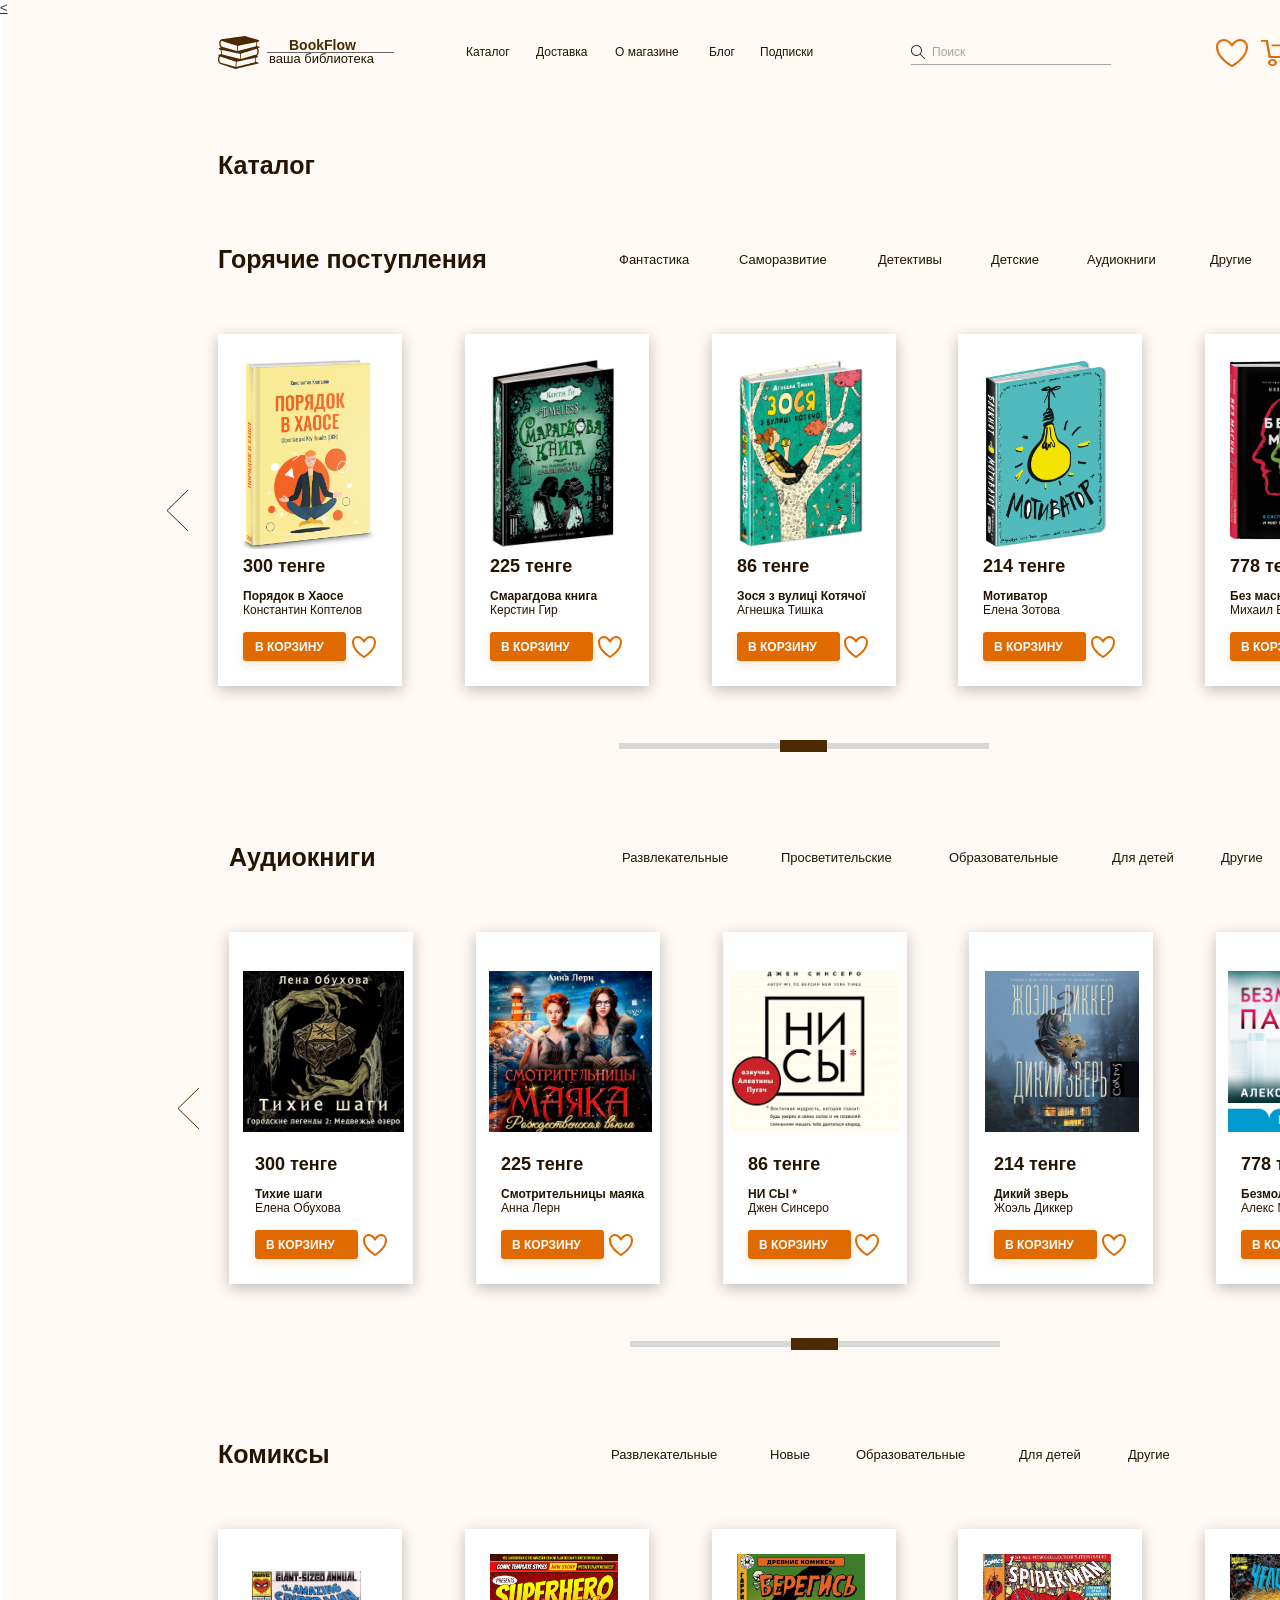
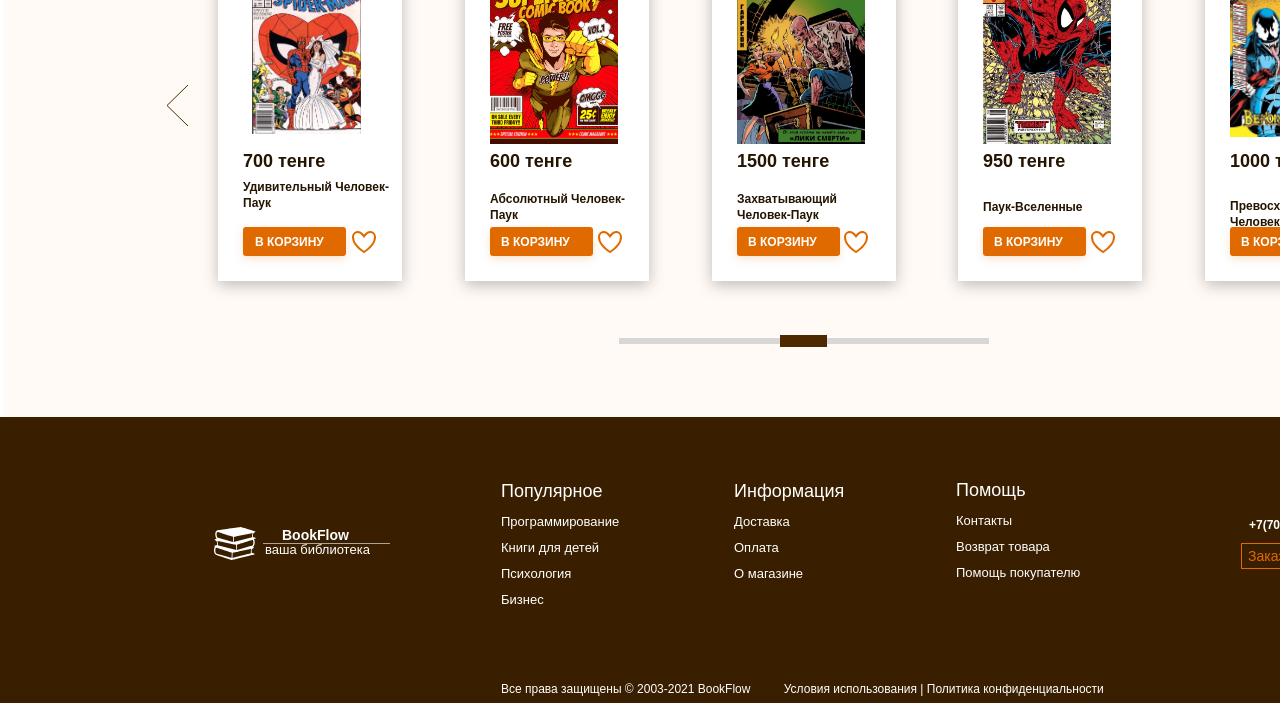
<file: catalog.html>
﻿<!DOCTYPE html>
<html>

<head>
    <title>Каталог</title>
    <meta http-equiv="X-UA-Compatible" content="IE=edge" />
    <meta http-equiv="content-type" content="text/html; charset=utf-8" />
    <link href="resources/css/axure_rp_page.css" type="text/css" rel="stylesheet" />
    <link href="data/styles.css" type="text/css" rel="stylesheet" />
    <link href="files/каталог/styles.css" type="text/css" rel="stylesheet" />
    <link href="https://fonts.googleapis.com" rel="preconnect" />
    <link href="https://fonts.gstatic.com" rel="preconnect" />
    <link href="https://fonts.googleapis.com/css2?family=Inter:wght@100..900&display=swap" rel="stylesheet" />
    <script src="resources/scripts/jquery-3.7.1.min.js"></script>
    <script src="resources/scripts/axure/axQuery.js"></script>
    <script src="resources/scripts/axure/globals.js"></script>
    <script src="resources/scripts/axutils.js"></script>
    <script src="resources/scripts/axure/annotation.js"></script>
    <script src="resources/scripts/axure/axQuery.std.js"></script>
    <script src="resources/scripts/axure/doc.js"></script>
    <script src="resources/scripts/messagecenter.js"></script>
    <script src="resources/scripts/axure/events.js"></script>
    <script src="resources/scripts/axure/recording.js"></script>
    <script src="resources/scripts/axure/action.js"></script>
    <script src="resources/scripts/axure/expr.js"></script>
    <script src="resources/scripts/axure/geometry.js"></script>
    <script src="resources/scripts/axure/flyout.js"></script>
    <script src="resources/scripts/axure/model.js"></script>
    <script src="resources/scripts/axure/repeater.js"></script>
    <script src="resources/scripts/axure/sto.js"></script>
    <script src="resources/scripts/axure/utils.temp.js"></script>
    <script src="resources/scripts/axure/variables.js"></script>
    <script src="resources/scripts/axure/drag.js"></script>
    <script src="resources/scripts/axure/move.js"></script>
    <script src="resources/scripts/axure/visibility.js"></script>
    <script src="resources/scripts/axure/style.js"></script>
    <script src="resources/scripts/axure/adaptive.js"></script>
    <script src="resources/scripts/axure/tree.js"></script>
    <script src="resources/scripts/axure/init.temp.js"></script>
    <script src="resources/scripts/axure/legacy.js"></script>
    <script src="resources/scripts/axure/viewer.js"></script>
    <script src="resources/scripts/axure/math.js"></script>
    <script src="resources/scripts/axure/jquery.nicescroll.min.js"></script>
    <script src="data/document.js"></script>
    <script src="files/каталог/data.js"></script>
    <script type="text/javascript">
        $axure.utils.getTransparentGifPath = function() {
            return 'resources/images/transparent.gif';
        };
        $axure.utils.getOtherPath = function() {
            return 'resources/Other.html';
        };
        $axure.utils.getReloadPath = function() {
            return 'resources/reload.html';
        };
    </script>
</head>

<body>
    <div id="base" class="">

        <!-- Каталог (Group) -->
        <div id="u266" class="ax_default" data-label="Каталог" data-left="0" data-top="0" data-width="1603" data-height="2309" layer-opacity="1">

            <!-- Каталог BG (Rectangle) -->
            <div id="u267" class="ax_default shape transition notrs" data-label="Каталог BG">
                <div id="u267_div" class=""></div>
                <div id="u267_text" class="text " style="display:none; visibility: hidden">
                    <p></p>
                </div>
            </div>

            <!-- Первый экран (Group) -->
            <div id="u268" class="ax_default" data-label="Первый экран" data-left="218" data-top="31" data-width="1174" data-height="42" layer-opacity="1">

                <!-- Шапка (Group) -->
                <div id="u269" class="ax_default" data-label="Шапка" data-left="218" data-top="31" data-width="1174" data-height="42" layer-opacity="1">

                    <!-- Лого (Group) -->
                    <a href="./index.html">
                        <div id="u528" class="ax_default" data-label="Лого" data-left="215" data-top="31" data-width="175" data-height="42" layer-opacity="1">
                            < <!-- Unnamed (Rectangle) -->
                                <div id="u271" class="ax_default shape transition notrs">
                                    <div id="u271_div" class=""></div>
                                    <div id="u271_text" class="text ">
                                        <p><span>BookFlow</span></p>
                                    </div>
                                </div>

                                <!-- Unnamed (Rectangle) -->
                                <div id="u272" class="ax_default shape transition notrs">
                                    <div id="u272_div" class=""></div>
                                    <div id="u272_text" class="text ">
                                        <p><span>ваша библиотека</span></p>
                                    </div>
                                </div>

                                <!-- Line 1 (Shape) -->
                                <div id="u273" class="ax_default shape transition notrs" data-label="Line 1">
                                    <svg data="images/главная/line_1_u7.svg" id="u273_img" class="img generatedImage">

  <g transform="matrix(1 0 0 1 -263 -52 )">
    <path d="M 0 0.5  L 127 0.5  " stroke-width="1" stroke-dasharray="0" stroke="rgba(0, 0, 0, 0.5882352941176471)" fill="none" transform="matrix(1 0 0 1 263 52 )" class="stroke" />
  </g>
                </svg>
                                    <div id="u273_text" class="text " style="display:none; visibility: hidden">
                                        <p></p>
                                    </div>
                                </div>

                                <!-- books-stack-of-three 2 (Dynamic panel) -->
                                <div id="u274" class="ax_default" data-label="books-stack-of-three 2">
                                    <div id="u274_state0" class="panel_state" data-label="State 1" style="">
                                        <div id="u274_state0_content" class="panel_state_content">

                                            <!-- Group (Group) -->
                                            <div id="u275" class="ax_default" data-label="Group" data-left="0" data-top="5" data-width="42" data-height="33" layer-opacity="1">

                                                <!-- Group (Group) -->
                                                <div id="u276" class="ax_default" data-label="Group" data-left="0" data-top="5" data-width="42" data-height="33" layer-opacity="1">

                                                    <!-- Vector (Shape) -->
                                                    <div id="u277" class="ax_default shape transition notrs" data-label="Vector">
                                                        <svg data="images/главная/vector_u11.svg" id="u277_img" class="img generatedImage">

  <defs>
    <pattern id="u277_img_bgp" patternUnits="userSpaceOnUse" alignment="0 0" imageRepeat="None" />
    <mask fill="white" id="u277_img_cl164">
      <path d="M 41.732834798267334 11.582544335791223  C 41.732960141457106 11.583301323543662  43.26176975333935 11.186133857984757  39.003736371805836 9.96914990344651  C 38.83389635534576 8.68403705659396  38.80995682521056 6.470605049418982  39.99582874274937 5.727369273601117  C 40.01701174078421 5.713743493822257  40.03280412489755 5.694061482084007  40.05135491634124 5.677155422005421  C 41.02088445988548 5.365024144351517  41.691848635297596 4.926981034627998  41.1651565592155 4.33753991851728  C 41.1651565592155 4.33753991851728  26.863247972227075 0  26.863247972227075 0  C 26.863247972227075 0  3.705216646722653 3.2407907392890145  3.705216646722653 3.2407907392890145  C 3.705216646722653 3.2407907392890145  1.0533310032144638 3.622312343737183  1.2902296188317874 7.769343410030477  C 1.4188317282948675 10.02642846192178  2.1221322805629517 11.134912386868606  2.737191291671702 11.680448207462998  C 2.737191291671702 11.680448207462998  0.8368632502946518 12.25689440673479  0.8368632502946518 12.25689440673479  C 0.30941910985005966 12.846335522845507  0.9802558592730737 13.28450403604926  1.949910736916346 13.596130661703201  C 1.9683361849222107 13.613541379421749  1.983878718915908 13.633097019480072  2.0054377472642515 13.646722799258932  C 3.190557540672262 14.39058941263674  3.1677452254985763 16.603770191731385  2.9972784937171113 17.889135349543928  C -1.2602533123471131 19.10599320876216  0.2680558986381755 19.502527856769248  0.2680558986381755 19.502527856769248  C 0.2680558986381755 19.502527856769248  1.2019879581358777 19.730003814069867  1.2019879581358777 19.730003814069867  C 0.5450643097666709 20.327519482499902  -0.10734695336141914 21.460603846365203  0.014862653846631772 23.609566011585482  C 0.25188661850506266 27.755840024678857  2.430100395695663 28.04198207025472  2.430100395695663 28.04198207025472  C 2.430100395695663 28.04198207025472  17.584593324731554 33  17.584593324731554 33  C 17.584593324731554 33  40.458471627663734 27.42326987478673  40.458471627663734 27.42326987478673  C 40.458471627663734 27.42326987478673  41.98728369913649 27.0261028250602  37.72862346780294 25.80911887052195  C 37.55740467165897 24.525772320709255  37.533588189485826 22.31284463465434  38.72146557214576 21.567085568756685  C 38.74327528550201 21.553838283617793  38.75919212586765 21.533778600679312  38.776865515114295 21.517124870360707  C 39.74652039275757 21.204993592706803  40.416857240223344 20.767327806383626  39.89003983004221 20.177886690272906  C 39.89003983004221 20.177886690272906  38.89581683918336 19.87572380113773  38.89581683918336 19.87572380113773  C 39.55888227678331 19.473258642371384  40.55486148406205 18.42142436345927  40.71091374850943 15.689203242087729  C 40.818583546813315 13.809855009924863  40.331496889134634 12.70919332633737  39.76770323016515 12.061211796151557  C 39.76770323016515 12.061211796151557  41.732834798267334 11.582544335791223  41.732834798267334 11.582544335791223  Z M 19.70941045654046 14.963756652308387  L 19.871104234709538 9.916033934371162  L 23.71763439075919 9.120314711517358  L 36.716724364504856 6.431494203582191  C 36.716724364504856 6.431494203582191  38.653404315138296 6.030542850415773  38.653404315138296 6.030542850415773  C 38.03458504198534 7.17056642744044  38.060531763050975 8.730718434429907  38.16293714070151 9.733474862666064  C 38.185373571246906 9.960318854407097  38.21119319504903 10.167481613669636  38.23626183218558 10.324935068056469  C 38.23626183218558 10.324935068056469  36.11645949877699 10.855457544292037  36.11645949877699 10.855457544292037  L 19.70941045654046 14.963756652308387  Z M 3.839083266491516 17.653712499403504  C 3.9408619288206594 16.651713064207282  3.967309194352627 15.09118283141776  3.347988525035239 13.951159254393092  C 3.347988525035239 13.951159254393092  5.284415536275684 14.352109644999816  5.284415536275684 14.352109644999816  L 17.768220630000098 16.935204039903873  L 18.858832177297014 17.16002910780517  L 22.129412163295065 17.836650819628325  L 22.2907291621793 22.88449674520648  L 5.427808264790682 18.66164148279929  C 5.427808264790682 18.66164148279929  3.7653815566494524 18.245802218834267  3.7653815566494524 18.245802218834267  C 3.789823476596856 18.088096438447455  3.8156440903112374 17.881187313664487  3.839083266491516 17.653712499403504  Z M 4.101176053194641 10.793636185337425  C 4.043643532899379 10.789472752757774  2.662862821682031 10.661542193308353  2.5956788734836724 7.569751844526891  C 2.572239697303394 6.466694530339122  2.767524444717316 5.66895480444608  3.1622301217050817 5.263461703599984  C 3.413417855615391 5.004571888741632  3.7098543968808286 4.950700069665987  3.9131610383989726 4.950700069665987  C 4.020580146091682 4.950700069665987  4.097916985129949 4.965713113224904  4.103181398779205 4.965713113224904  C 4.103181398779205 4.965713113224904  14.081376037657162 8.240063496271159  14.081376037657162 8.240063496271159  L 19.059632585096608 9.873769863294354  L 18.896309284335207 14.956816596909283  L 4.930320946369016 11.015685231079079  C 4.930320946369016 11.015685231079079  4.193302891655782 10.807891694416583  4.193302891655782 10.807891694416583  C 4.166228763249463 10.800195652247226  4.129503612243745 10.794897831552321  4.101176053194641 10.793636185337425  Z M 17.78301065136914 25.714622460169565  L 17.620691457838927 30.797794326544814  C 17.620691457838927 30.797794326544814  2.9180616053711947 26.648744291291795  2.9180616053711947 26.648744291291795  C 2.890862135394803 26.64079591983246  2.8545126355475023 26.635497344552792  2.8261850764983985 26.63410953369291  C 2.7676498087004955 26.630198430403244  1.3862424718141861 26.50239479018357  1.3194345557970777 23.411361494602023  C 1.2956193511710667 22.306916409974356  1.491906797525898 21.50993322592139  1.885860410151164 21.10406162855533  C 2.137674874324937 20.84517181369698  2.4342367795735536 20.791299032061637  2.6371673889104486 20.791299032061637  C 2.7448371872143356 20.791299032061637  2.821923367860268 20.805808656900204  2.8275638113560744 20.805808656900204  C 2.8275638113560744 20.805808656900204  17.78301065136914 25.714622460169565  17.78301065136914 25.714622460169565  Z M 37.37778648864202 21.871015717491414  C 36.758340485225595 23.010913078876104  36.7840350289439 24.571696585185308  36.886565755635544 25.573696020381526  C 36.90975424494017 25.801297005162493  36.93557536855274 26.008079959425483  36.960644005689296 26.165785739812296  C 36.960644005689296 26.165785739812296  18.433417763344536 30.804986572583942  18.433417763344536 30.804986572583942  L 18.59536017758991 25.7571387218864  L 22.55632986921651 24.937447912394695  L 23.141307441422754 25.079887496022874  L 25.333810963539474 24.362641914842747  L 35.440356804609294 22.27222022385755  C 35.440356804609294 22.27222022385755  37.37778648864202 21.871015717491414  37.37778648864202 21.871015717491414  Z M 39.40772026856703 15.490367285944513  C 39.33878151597456 18.58114815024612  37.95737235989101 18.709583470265464  37.90710974404782 18.71349457355514  C 37.87339242837857 18.714251561307574  37.83967697673279 18.71879273335493  37.80796515233331 18.728885903074087  C 37.80796515233331 18.728885903074087  36.410638053906304 19.122645972761077  36.410638053906304 19.122645972761077  L 23.10571040563837 22.877810805566792  L 22.94301443282331 17.79476407195186  L 27.308216657287407 16.36165899555204  C 27.308216657287407 16.36165899555204  37.878030798632736 12.892006694281823  37.878030798632736 12.892006694281823  C 37.87940957364722 12.891375871174375  38.434051980297546 12.767356356852146  38.841166629614115 13.184078107577303  C 39.23524560622256 13.589571208423399  39.43078341443382 14.387309971756745  39.40772026856703 15.490367285944513  Z " fill-rule="evenodd" />
    </mask>
  </defs>
  <g transform="matrix(1 0 0 1 0 -5 )">
    <path d="M 41.732834798267334 11.582544335791223  C 41.732960141457106 11.583301323543662  43.26176975333935 11.186133857984757  39.003736371805836 9.96914990344651  C 38.83389635534576 8.68403705659396  38.80995682521056 6.470605049418982  39.99582874274937 5.727369273601117  C 40.01701174078421 5.713743493822257  40.03280412489755 5.694061482084007  40.05135491634124 5.677155422005421  C 41.02088445988548 5.365024144351517  41.691848635297596 4.926981034627998  41.1651565592155 4.33753991851728  C 41.1651565592155 4.33753991851728  26.863247972227075 0  26.863247972227075 0  C 26.863247972227075 0  3.705216646722653 3.2407907392890145  3.705216646722653 3.2407907392890145  C 3.705216646722653 3.2407907392890145  1.0533310032144638 3.622312343737183  1.2902296188317874 7.769343410030477  C 1.4188317282948675 10.02642846192178  2.1221322805629517 11.134912386868606  2.737191291671702 11.680448207462998  C 2.737191291671702 11.680448207462998  0.8368632502946518 12.25689440673479  0.8368632502946518 12.25689440673479  C 0.30941910985005966 12.846335522845507  0.9802558592730737 13.28450403604926  1.949910736916346 13.596130661703201  C 1.9683361849222107 13.613541379421749  1.983878718915908 13.633097019480072  2.0054377472642515 13.646722799258932  C 3.190557540672262 14.39058941263674  3.1677452254985763 16.603770191731385  2.9972784937171113 17.889135349543928  C -1.2602533123471131 19.10599320876216  0.2680558986381755 19.502527856769248  0.2680558986381755 19.502527856769248  C 0.2680558986381755 19.502527856769248  1.2019879581358777 19.730003814069867  1.2019879581358777 19.730003814069867  C 0.5450643097666709 20.327519482499902  -0.10734695336141914 21.460603846365203  0.014862653846631772 23.609566011585482  C 0.25188661850506266 27.755840024678857  2.430100395695663 28.04198207025472  2.430100395695663 28.04198207025472  C 2.430100395695663 28.04198207025472  17.584593324731554 33  17.584593324731554 33  C 17.584593324731554 33  40.458471627663734 27.42326987478673  40.458471627663734 27.42326987478673  C 40.458471627663734 27.42326987478673  41.98728369913649 27.0261028250602  37.72862346780294 25.80911887052195  C 37.55740467165897 24.525772320709255  37.533588189485826 22.31284463465434  38.72146557214576 21.567085568756685  C 38.74327528550201 21.553838283617793  38.75919212586765 21.533778600679312  38.776865515114295 21.517124870360707  C 39.74652039275757 21.204993592706803  40.416857240223344 20.767327806383626  39.89003983004221 20.177886690272906  C 39.89003983004221 20.177886690272906  38.89581683918336 19.87572380113773  38.89581683918336 19.87572380113773  C 39.55888227678331 19.473258642371384  40.55486148406205 18.42142436345927  40.71091374850943 15.689203242087729  C 40.818583546813315 13.809855009924863  40.331496889134634 12.70919332633737  39.76770323016515 12.061211796151557  C 39.76770323016515 12.061211796151557  41.732834798267334 11.582544335791223  41.732834798267334 11.582544335791223  Z M 19.70941045654046 14.963756652308387  L 19.871104234709538 9.916033934371162  L 23.71763439075919 9.120314711517358  L 36.716724364504856 6.431494203582191  C 36.716724364504856 6.431494203582191  38.653404315138296 6.030542850415773  38.653404315138296 6.030542850415773  C 38.03458504198534 7.17056642744044  38.060531763050975 8.730718434429907  38.16293714070151 9.733474862666064  C 38.185373571246906 9.960318854407097  38.21119319504903 10.167481613669636  38.23626183218558 10.324935068056469  C 38.23626183218558 10.324935068056469  36.11645949877699 10.855457544292037  36.11645949877699 10.855457544292037  L 19.70941045654046 14.963756652308387  Z M 3.839083266491516 17.653712499403504  C 3.9408619288206594 16.651713064207282  3.967309194352627 15.09118283141776  3.347988525035239 13.951159254393092  C 3.347988525035239 13.951159254393092  5.284415536275684 14.352109644999816  5.284415536275684 14.352109644999816  L 17.768220630000098 16.935204039903873  L 18.858832177297014 17.16002910780517  L 22.129412163295065 17.836650819628325  L 22.2907291621793 22.88449674520648  L 5.427808264790682 18.66164148279929  C 5.427808264790682 18.66164148279929  3.7653815566494524 18.245802218834267  3.7653815566494524 18.245802218834267  C 3.789823476596856 18.088096438447455  3.8156440903112374 17.881187313664487  3.839083266491516 17.653712499403504  Z M 4.101176053194641 10.793636185337425  C 4.043643532899379 10.789472752757774  2.662862821682031 10.661542193308353  2.5956788734836724 7.569751844526891  C 2.572239697303394 6.466694530339122  2.767524444717316 5.66895480444608  3.1622301217050817 5.263461703599984  C 3.413417855615391 5.004571888741632  3.7098543968808286 4.950700069665987  3.9131610383989726 4.950700069665987  C 4.020580146091682 4.950700069665987  4.097916985129949 4.965713113224904  4.103181398779205 4.965713113224904  C 4.103181398779205 4.965713113224904  14.081376037657162 8.240063496271159  14.081376037657162 8.240063496271159  L 19.059632585096608 9.873769863294354  L 18.896309284335207 14.956816596909283  L 4.930320946369016 11.015685231079079  C 4.930320946369016 11.015685231079079  4.193302891655782 10.807891694416583  4.193302891655782 10.807891694416583  C 4.166228763249463 10.800195652247226  4.129503612243745 10.794897831552321  4.101176053194641 10.793636185337425  Z M 17.78301065136914 25.714622460169565  L 17.620691457838927 30.797794326544814  C 17.620691457838927 30.797794326544814  2.9180616053711947 26.648744291291795  2.9180616053711947 26.648744291291795  C 2.890862135394803 26.64079591983246  2.8545126355475023 26.635497344552792  2.8261850764983985 26.63410953369291  C 2.7676498087004955 26.630198430403244  1.3862424718141861 26.50239479018357  1.3194345557970777 23.411361494602023  C 1.2956193511710667 22.306916409974356  1.491906797525898 21.50993322592139  1.885860410151164 21.10406162855533  C 2.137674874324937 20.84517181369698  2.4342367795735536 20.791299032061637  2.6371673889104486 20.791299032061637  C 2.7448371872143356 20.791299032061637  2.821923367860268 20.805808656900204  2.8275638113560744 20.805808656900204  C 2.8275638113560744 20.805808656900204  17.78301065136914 25.714622460169565  17.78301065136914 25.714622460169565  Z M 37.37778648864202 21.871015717491414  C 36.758340485225595 23.010913078876104  36.7840350289439 24.571696585185308  36.886565755635544 25.573696020381526  C 36.90975424494017 25.801297005162493  36.93557536855274 26.008079959425483  36.960644005689296 26.165785739812296  C 36.960644005689296 26.165785739812296  18.433417763344536 30.804986572583942  18.433417763344536 30.804986572583942  L 18.59536017758991 25.7571387218864  L 22.55632986921651 24.937447912394695  L 23.141307441422754 25.079887496022874  L 25.333810963539474 24.362641914842747  L 35.440356804609294 22.27222022385755  C 35.440356804609294 22.27222022385755  37.37778648864202 21.871015717491414  37.37778648864202 21.871015717491414  Z M 39.40772026856703 15.490367285944513  C 39.33878151597456 18.58114815024612  37.95737235989101 18.709583470265464  37.90710974404782 18.71349457355514  C 37.87339242837857 18.714251561307574  37.83967697673279 18.71879273335493  37.80796515233331 18.728885903074087  C 37.80796515233331 18.728885903074087  36.410638053906304 19.122645972761077  36.410638053906304 19.122645972761077  L 23.10571040563837 22.877810805566792  L 22.94301443282331 17.79476407195186  L 27.308216657287407 16.36165899555204  C 27.308216657287407 16.36165899555204  37.878030798632736 12.892006694281823  37.878030798632736 12.892006694281823  C 37.87940957364722 12.891375871174375  38.434051980297546 12.767356356852146  38.841166629614115 13.184078107577303  C 39.23524560622256 13.589571208423399  39.43078341443382 14.387309971756745  39.40772026856703 15.490367285944513  Z " fill-rule="nonzero" fill="rgba(77, 41, 0, 1)" stroke="none" transform="matrix(1 0 0 1 0 5 )" class="fill" />
    <path d="M 41.732834798267334 11.582544335791223  C 41.732960141457106 11.583301323543662  43.26176975333935 11.186133857984757  39.003736371805836 9.96914990344651  C 38.83389635534576 8.68403705659396  38.80995682521056 6.470605049418982  39.99582874274937 5.727369273601117  C 40.01701174078421 5.713743493822257  40.03280412489755 5.694061482084007  40.05135491634124 5.677155422005421  C 41.02088445988548 5.365024144351517  41.691848635297596 4.926981034627998  41.1651565592155 4.33753991851728  C 41.1651565592155 4.33753991851728  26.863247972227075 0  26.863247972227075 0  C 26.863247972227075 0  3.705216646722653 3.2407907392890145  3.705216646722653 3.2407907392890145  C 3.705216646722653 3.2407907392890145  1.0533310032144638 3.622312343737183  1.2902296188317874 7.769343410030477  C 1.4188317282948675 10.02642846192178  2.1221322805629517 11.134912386868606  2.737191291671702 11.680448207462998  C 2.737191291671702 11.680448207462998  0.8368632502946518 12.25689440673479  0.8368632502946518 12.25689440673479  C 0.30941910985005966 12.846335522845507  0.9802558592730737 13.28450403604926  1.949910736916346 13.596130661703201  C 1.9683361849222107 13.613541379421749  1.983878718915908 13.633097019480072  2.0054377472642515 13.646722799258932  C 3.190557540672262 14.39058941263674  3.1677452254985763 16.603770191731385  2.9972784937171113 17.889135349543928  C -1.2602533123471131 19.10599320876216  0.2680558986381755 19.502527856769248  0.2680558986381755 19.502527856769248  C 0.2680558986381755 19.502527856769248  1.2019879581358777 19.730003814069867  1.2019879581358777 19.730003814069867  C 0.5450643097666709 20.327519482499902  -0.10734695336141914 21.460603846365203  0.014862653846631772 23.609566011585482  C 0.25188661850506266 27.755840024678857  2.430100395695663 28.04198207025472  2.430100395695663 28.04198207025472  C 2.430100395695663 28.04198207025472  17.584593324731554 33  17.584593324731554 33  C 17.584593324731554 33  40.458471627663734 27.42326987478673  40.458471627663734 27.42326987478673  C 40.458471627663734 27.42326987478673  41.98728369913649 27.0261028250602  37.72862346780294 25.80911887052195  C 37.55740467165897 24.525772320709255  37.533588189485826 22.31284463465434  38.72146557214576 21.567085568756685  C 38.74327528550201 21.553838283617793  38.75919212586765 21.533778600679312  38.776865515114295 21.517124870360707  C 39.74652039275757 21.204993592706803  40.416857240223344 20.767327806383626  39.89003983004221 20.177886690272906  C 39.89003983004221 20.177886690272906  38.89581683918336 19.87572380113773  38.89581683918336 19.87572380113773  C 39.55888227678331 19.473258642371384  40.55486148406205 18.42142436345927  40.71091374850943 15.689203242087729  C 40.818583546813315 13.809855009924863  40.331496889134634 12.70919332633737  39.76770323016515 12.061211796151557  C 39.76770323016515 12.061211796151557  41.732834798267334 11.582544335791223  41.732834798267334 11.582544335791223  Z " stroke-width="0" stroke-dasharray="0" stroke="rgba(121, 121, 121, 1)" fill="none" transform="matrix(1 0 0 1 0 5 )" class="stroke" mask="url(#u277_img_cl164)" />
    <path d="M 19.70941045654046 14.963756652308387  L 19.871104234709538 9.916033934371162  L 23.71763439075919 9.120314711517358  L 36.716724364504856 6.431494203582191  C 36.716724364504856 6.431494203582191  38.653404315138296 6.030542850415773  38.653404315138296 6.030542850415773  C 38.03458504198534 7.17056642744044  38.060531763050975 8.730718434429907  38.16293714070151 9.733474862666064  C 38.185373571246906 9.960318854407097  38.21119319504903 10.167481613669636  38.23626183218558 10.324935068056469  C 38.23626183218558 10.324935068056469  36.11645949877699 10.855457544292037  36.11645949877699 10.855457544292037  L 19.70941045654046 14.963756652308387  Z " stroke-width="0" stroke-dasharray="0" stroke="rgba(121, 121, 121, 1)" fill="none" transform="matrix(1 0 0 1 0 5 )" class="stroke" mask="url(#u277_img_cl164)" />
    <path d="M 3.839083266491516 17.653712499403504  C 3.9408619288206594 16.651713064207282  3.967309194352627 15.09118283141776  3.347988525035239 13.951159254393092  C 3.347988525035239 13.951159254393092  5.284415536275684 14.352109644999816  5.284415536275684 14.352109644999816  L 17.768220630000098 16.935204039903873  L 18.858832177297014 17.16002910780517  L 22.129412163295065 17.836650819628325  L 22.2907291621793 22.88449674520648  L 5.427808264790682 18.66164148279929  C 5.427808264790682 18.66164148279929  3.7653815566494524 18.245802218834267  3.7653815566494524 18.245802218834267  C 3.789823476596856 18.088096438447455  3.8156440903112374 17.881187313664487  3.839083266491516 17.653712499403504  Z " stroke-width="0" stroke-dasharray="0" stroke="rgba(121, 121, 121, 1)" fill="none" transform="matrix(1 0 0 1 0 5 )" class="stroke" mask="url(#u277_img_cl164)" />
    <path d="M 4.101176053194641 10.793636185337425  C 4.043643532899379 10.789472752757774  2.662862821682031 10.661542193308353  2.5956788734836724 7.569751844526891  C 2.572239697303394 6.466694530339122  2.767524444717316 5.66895480444608  3.1622301217050817 5.263461703599984  C 3.413417855615391 5.004571888741632  3.7098543968808286 4.950700069665987  3.9131610383989726 4.950700069665987  C 4.020580146091682 4.950700069665987  4.097916985129949 4.965713113224904  4.103181398779205 4.965713113224904  C 4.103181398779205 4.965713113224904  14.081376037657162 8.240063496271159  14.081376037657162 8.240063496271159  L 19.059632585096608 9.873769863294354  L 18.896309284335207 14.956816596909283  L 4.930320946369016 11.015685231079079  C 4.930320946369016 11.015685231079079  4.193302891655782 10.807891694416583  4.193302891655782 10.807891694416583  C 4.166228763249463 10.800195652247226  4.129503612243745 10.794897831552321  4.101176053194641 10.793636185337425  Z " stroke-width="0" stroke-dasharray="0" stroke="rgba(121, 121, 121, 1)" fill="none" transform="matrix(1 0 0 1 0 5 )" class="stroke" mask="url(#u277_img_cl164)" />
    <path d="M 17.78301065136914 25.714622460169565  L 17.620691457838927 30.797794326544814  C 17.620691457838927 30.797794326544814  2.9180616053711947 26.648744291291795  2.9180616053711947 26.648744291291795  C 2.890862135394803 26.64079591983246  2.8545126355475023 26.635497344552792  2.8261850764983985 26.63410953369291  C 2.7676498087004955 26.630198430403244  1.3862424718141861 26.50239479018357  1.3194345557970777 23.411361494602023  C 1.2956193511710667 22.306916409974356  1.491906797525898 21.50993322592139  1.885860410151164 21.10406162855533  C 2.137674874324937 20.84517181369698  2.4342367795735536 20.791299032061637  2.6371673889104486 20.791299032061637  C 2.7448371872143356 20.791299032061637  2.821923367860268 20.805808656900204  2.8275638113560744 20.805808656900204  C 2.8275638113560744 20.805808656900204  17.78301065136914 25.714622460169565  17.78301065136914 25.714622460169565  Z " stroke-width="0" stroke-dasharray="0" stroke="rgba(121, 121, 121, 1)" fill="none" transform="matrix(1 0 0 1 0 5 )" class="stroke" mask="url(#u277_img_cl164)" />
    <path d="M 37.37778648864202 21.871015717491414  C 36.758340485225595 23.010913078876104  36.7840350289439 24.571696585185308  36.886565755635544 25.573696020381526  C 36.90975424494017 25.801297005162493  36.93557536855274 26.008079959425483  36.960644005689296 26.165785739812296  C 36.960644005689296 26.165785739812296  18.433417763344536 30.804986572583942  18.433417763344536 30.804986572583942  L 18.59536017758991 25.7571387218864  L 22.55632986921651 24.937447912394695  L 23.141307441422754 25.079887496022874  L 25.333810963539474 24.362641914842747  L 35.440356804609294 22.27222022385755  C 35.440356804609294 22.27222022385755  37.37778648864202 21.871015717491414  37.37778648864202 21.871015717491414  Z " stroke-width="0" stroke-dasharray="0" stroke="rgba(121, 121, 121, 1)" fill="none" transform="matrix(1 0 0 1 0 5 )" class="stroke" mask="url(#u277_img_cl164)" />
    <path d="M 39.40772026856703 15.490367285944513  C 39.33878151597456 18.58114815024612  37.95737235989101 18.709583470265464  37.90710974404782 18.71349457355514  C 37.87339242837857 18.714251561307574  37.83967697673279 18.71879273335493  37.80796515233331 18.728885903074087  C 37.80796515233331 18.728885903074087  36.410638053906304 19.122645972761077  36.410638053906304 19.122645972761077  L 23.10571040563837 22.877810805566792  L 22.94301443282331 17.79476407195186  L 27.308216657287407 16.36165899555204  C 27.308216657287407 16.36165899555204  37.878030798632736 12.892006694281823  37.878030798632736 12.892006694281823  C 37.87940957364722 12.891375871174375  38.434051980297546 12.767356356852146  38.841166629614115 13.184078107577303  C 39.23524560622256 13.589571208423399  39.43078341443382 14.387309971756745  39.40772026856703 15.490367285944513  Z " stroke-width="0" stroke-dasharray="0" stroke="rgba(121, 121, 121, 1)" fill="none" transform="matrix(1 0 0 1 0 5 )" class="stroke" mask="url(#u277_img_cl164)" />
  </g>
                          </svg>
                                                        <div id="u277_text" class="text " style="display:none; visibility: hidden">
                                                            <p></p>
                                                        </div>
                                                    </div>
                                                </div>
                                            </div>
                                        </div>
                                    </div>
                                </div>
                        </div>

                        <!-- Frame 1 (Dynamic panel) -->
                        <div id="u278" class="ax_default" data-label="Frame 1">
                            <div id="u278_state0" class="panel_state" data-label="State 1" style="">
                                <div id="u278_state0_content" class="panel_state_content">

                                    <!-- Unnamed (Rectangle) -->
                                    <div id="u279" class="ax_default shape transition notrs">
                                        <div id="u279_div" class=""></div>
                                        <div id="u279_text" class="text ">
                                            <p><span>Каталог</span></p>
                                        </div>
                                    </div>

                                    <!-- Unnamed (Rectangle) -->
                                    <div id="u280" class="ax_default shape transition notrs">
                                        <div id="u280_div" class=""></div>
                                        <div id="u280_text" class="text ">
                                            <p><span>Доставка</span></p>
                                        </div>
                                    </div>

                                    <!-- Unnamed (Rectangle) -->
                                    <div id="u281" class="ax_default shape transition notrs">
                                        <div id="u281_div" class=""></div>
                                        <div id="u281_text" class="text ">
                                            <p><span>О магазине</span></p>
                                        </div>
                                    </div>

                                    <!-- Unnamed (Rectangle) -->
                                    <div id="u282" class="ax_default shape transition notrs">
                                        <div id="u282_div" class=""></div>
                                        <div id="u282_text" class="text ">
                                            <p><span>Блог</span></p>
                                        </div>
                                    </div>

                                    <!-- Unnamed (Rectangle) -->
                                    <div id="u283" class="ax_default shape transition notrs">
                                        <div id="u283_div" class=""></div>
                                        <div id="u283_text" class="text ">
                                            <p><span>Подписки</span></p>
                                        </div>
                                    </div>
                                </div>
                            </div>
                        </div>

                        <!-- корзина (Group) -->
                        <div id="u284" class="ax_default" data-label="корзина" data-left="1213" data-top="34" data-width="179" data-height="38" layer-opacity="1">

                            <!-- Unnamed (Rectangle) -->
                            <div id="u285" class="ax_default shape transition notrs">
                                <div id="u285_div" class=""></div>
                                <div id="u285_text" class="text ">
                                    <p><span>2 228 тенге</span></p>
                                </div>
                            </div>

                            <!-- Vector 1 (Shape) -->
                            <div id="u286" class="ax_default shape transition notrs" data-label="Vector 1">
                                <svg data="images/главная/vector_1_u21.svg" id="u286_img" class="img generatedImage">

  <defs>
    <pattern id="u286_img_bgp" patternUnits="userSpaceOnUse" alignment="0 0" imageRepeat="None" />
    <mask fill="white" id="u286_img_cl165">
      <path d="M 9 0  L 0 0  L 4.5 5  L 9 0  Z " fill-rule="evenodd" />
    </mask>
  </defs>
  <g transform="matrix(1 0 0 1 -1379 -52 )">
    <path d="M 9 0  L 0 0  L 4.5 5  L 9 0  Z " fill-rule="nonzero" fill="rgba(36, 20, 0, 1)" stroke="none" transform="matrix(1 0 0 1 1379 52 )" class="fill" />
    <path d="M 9 0  L 0 0  L 4.5 5  L 9 0  Z " stroke-width="0" stroke-dasharray="0" stroke="rgba(121, 121, 121, 1)" fill="none" transform="matrix(1 0 0 1 1379 52 )" class="stroke" mask="url(#u286_img_cl165)" />
  </g>
                </svg>
                                <div id="u286_text" class="text " style="display:none; visibility: hidden">
                                    <p></p>
                                </div>
                            </div>

                            <!-- akar-icons:heart (Dynamic panel) -->
                            <div id="u287" class="ax_default" data-label="akar-icons:heart">
                                <div id="u287_state0" class="panel_state" data-label="State 1" style="">
                                    <div id="u287_state0_content" class="panel_state_content">

                                        <!-- Group (Group) -->
                                        <div id="u288" class="ax_default" data-label="Group" data-left="3" data-top="5" data-width="32" data-height="28" layer-opacity="1">

                                            <!-- Vector (Shape) -->
                                            <div id="u289" class="ax_default shape transition notrs" data-label="Vector">
                                                <svg data="images/главная/vector_u24.svg" id="u289_img" class="img generatedImage">

  <defs>
    <pattern id="u289_img_bgp" patternUnits="userSpaceOnUse" alignment="0 0" imageRepeat="None" />
    <mask fill="white" id="u289_img_cl166">
      <path d="M 16 4.710229828052762  C 16 4.710229828052762  12.417599868774413 0  8 0  C 3.5824001312255858 0  0 3.4792895177629113  0 7.771878916818709  C 0 11.237038020608342  1.4 19.461100291628696  15.180799865722657 27.774656057929157  C 15.427651238441467 27.922044996750234  15.711044931411744 28  16 28  C 16.28895506858826 28  16.572348761558533 27.922044996750234  16.819200134277345 27.774656057929157  C 30.6 19.461100291628696  32 11.237038020608342  32 7.771878916818709  C 32 3.4792895177629113  28.417599868774413 0  24 0  C 19.582400131225587 0  16 4.710229828052762  16 4.710229828052762  Z " fill-rule="evenodd" />
    </mask>
  </defs>
  <g transform="matrix(1 0 0 1 -3 -5 )">
    <path d="M 16 4.710229828052762  C 16 4.710229828052762  12.417599868774413 0  8 0  C 3.5824001312255858 0  0 3.4792895177629113  0 7.771878916818709  C 0 11.237038020608342  1.4 19.461100291628696  15.180799865722657 27.774656057929157  C 15.427651238441467 27.922044996750234  15.711044931411744 28  16 28  C 16.28895506858826 28  16.572348761558533 27.922044996750234  16.819200134277345 27.774656057929157  C 30.6 19.461100291628696  32 11.237038020608342  32 7.771878916818709  C 32 3.4792895177629113  28.417599868774413 0  24 0  C 19.582400131225587 0  16 4.710229828052762  16 4.710229828052762  Z " fill-rule="nonzero" fill="rgba(255, 255, 255, 0)" stroke="none" transform="matrix(1 0 0 1 3 5 )" class="fill" />
    <path d="M 16 4.710229828052762  C 16 4.710229828052762  12.417599868774413 0  8 0  C 3.5824001312255858 0  0 3.4792895177629113  0 7.771878916818709  C 0 11.237038020608342  1.4 19.461100291628696  15.180799865722657 27.774656057929157  C 15.427651238441467 27.922044996750234  15.711044931411744 28  16 28  C 16.28895506858826 28  16.572348761558533 27.922044996750234  16.819200134277345 27.774656057929157  C 30.6 19.461100291628696  32 11.237038020608342  32 7.771878916818709  C 32 3.4792895177629113  28.417599868774413 0  24 0  C 19.582400131225587 0  16 4.710229828052762  16 4.710229828052762  Z " stroke-width="4" stroke-dasharray="0" stroke="rgba(225, 106, 0, 1)" fill="none" transform="matrix(1 0 0 1 3 5 )" class="stroke" mask="url(#u289_img_cl166)" />
  </g>
                        </svg>
                                                <div id="u289_text" class="text " style="display:none; visibility: hidden">
                                                    <p></p>
                                                </div>
                                            </div>
                                        </div>
                                    </div>
                                </div>
                            </div>

                            <!-- cil:cart (Dynamic panel) -->
                            <div id="u290" class="ax_default" data-label="cil:cart">
                                <div id="u290_state0" class="panel_state" data-label="State 1" style="">
                                    <div id="u290_state0_content" class="panel_state_content">

                                        <!-- Vector (Shape) -->
                                        <div id="u291" class="ax_default shape transition notrs" data-label="Vector">
                                            <svg data="images/каталог/vector_u291.svg" id="u291_img" class="img generatedImage">

  <defs>
    <pattern id="u291_img_bgp" patternUnits="userSpaceOnUse" alignment="0 0" imageRepeat="None" />
    <mask fill="white" id="u291_img_cl176">
      <path d="M 35 4.50164517378501  L 10.5 4.50164517378501  L 10.5 6.301425817280341  L 32.666666666666664 6.301425817280341  L 32.666666666666664 9.864147912880645  L 30.078125 16  L 9.765875498453777 16  L 6.849208275477092 0  L 0 0  L 0 1.7997806434953323  L 4.817458391189575 1.7997806434953323  L 7.734125057856242 18  L 31.789332389831543 18  L 35 10.14097650833343  L 35 4.50164517378501  Z " fill-rule="evenodd" />
    </mask>
  </defs>
  <g transform="matrix(1 0 0 1 0 -6 )">
    <path d="M 35 4.50164517378501  L 10.5 4.50164517378501  L 10.5 6.301425817280341  L 32.666666666666664 6.301425817280341  L 32.666666666666664 9.864147912880645  L 30.078125 16  L 9.765875498453777 16  L 6.849208275477092 0  L 0 0  L 0 1.7997806434953323  L 4.817458391189575 1.7997806434953323  L 7.734125057856242 18  L 31.789332389831543 18  L 35 10.14097650833343  L 35 4.50164517378501  Z " fill-rule="nonzero" fill="rgba(225, 106, 0, 1)" stroke="none" transform="matrix(1 0 0 1 0 6 )" class="fill" />
    <path d="M 35 4.50164517378501  L 10.5 4.50164517378501  L 10.5 6.301425817280341  L 32.666666666666664 6.301425817280341  L 32.666666666666664 9.864147912880645  L 30.078125 16  L 9.765875498453777 16  L 6.849208275477092 0  L 0 0  L 0 1.7997806434953323  L 4.817458391189575 1.7997806434953323  L 7.734125057856242 18  L 31.789332389831543 18  L 35 10.14097650833343  L 35 4.50164517378501  Z " stroke-width="0" stroke-dasharray="0" stroke="rgba(121, 121, 121, 1)" fill="none" transform="matrix(1 0 0 1 0 6 )" class="stroke" mask="url(#u291_img_cl176)" />
  </g>
                      </svg>
                                            <div id="u291_text" class="text " style="display:none; visibility: hidden">
                                                <p></p>
                                            </div>
                                        </div>

                                        <!-- Vector (Shape) -->
                                        <div id="u292" class="ax_default shape transition notrs" data-label="Vector">
                                            <svg data="images/каталог/vector_u292.svg" id="u292_img" class="img generatedImage">

  <defs>
    <pattern id="u292_img_bgp" patternUnits="userSpaceOnUse" alignment="0 0" imageRepeat="None" />
    <mask fill="white" id="u292_img_cl177">
      <path d="M 4.499999731779082 0  C 3.306942496117502 0.0010566171986283734  2.163139203973961 0.37014511227607727  1.31951977726935 1.0262935161590576  C 0.4759003505647392 1.682441920042038  0.00135850790778129 2.5720666497945786  0 3.5  C 0 4.4282577484846115  0.47410615379250975 5.31849742680788  1.3180198858988217 5.97487473487854  C 2.161933618005133 6.6312520429492  3.306525412590826 7  4.499999731779082 7  C 5.693474050967337 7  6.8380669184367004 6.6312520429492  7.681980650543013 5.97487473487854  C 8.525894382649325 5.31849742680788  9.000000000000002 4.4282577484846115  9 3.5  C 8.998660064033343 2.572062164545059  8.524124593980586 1.6824283599853516  7.680501143962212 1.0262768268585205  C 6.83687769394384 0.37012529373168945  5.693062734190388 0.001042172356392257  4.499999731779082 0  Z M 4.499999731779082 5.25  C 4.05499175891231 5.25  3.6199774962650233 5.147364152595401  3.249966874716691 4.955071687698364  C 2.8799562531683587 4.762779222801328  2.59156871015243 4.489467270672321  2.421271528081389 4.169696569442749  C 2.2509743460103473 3.8499258682131767  2.2064168417925742 3.498058747500181  2.293233590914821 3.1585919857025146  C 2.380050340037068 2.819125223904848  2.5943416450525305 2.507305357605219  2.9090098088389515 2.262563467025757  C 3.223677972625373 2.017821576446295  3.6245892531924997 1.8511497369036078  4.0610465443758095 1.783625602722168  C 4.49750383555912 1.716101468540728  4.949904446298149 1.7507573030889034  5.361038229527367 1.8832106590270996  C 5.772172012756586 2.015664014965296  6.123574187894116 2.239967092871666  6.3708073717836955 2.5277531147003174  C 6.618040555673274 2.815539136528969  6.7499998658895395 3.153882708400488  6.74999986588954 3.5  C 6.749292757101693 3.96396005153656  6.512013346672853 4.408759534358978  6.090209668291191 4.736829042434692  C 5.668405989909528 5.0648985505104065  5.0965198335957425 5.249450026531122  4.499999731779082 5.25  Z " fill-rule="evenodd" />
    </mask>
  </defs>
  <g transform="matrix(1 0 0 1 -7 -25 )">
    <path d="M 4.499999731779082 0  C 3.306942496117502 0.0010566171986283734  2.163139203973961 0.37014511227607727  1.31951977726935 1.0262935161590576  C 0.4759003505647392 1.682441920042038  0.00135850790778129 2.5720666497945786  0 3.5  C 0 4.4282577484846115  0.47410615379250975 5.31849742680788  1.3180198858988217 5.97487473487854  C 2.161933618005133 6.6312520429492  3.306525412590826 7  4.499999731779082 7  C 5.693474050967337 7  6.8380669184367004 6.6312520429492  7.681980650543013 5.97487473487854  C 8.525894382649325 5.31849742680788  9.000000000000002 4.4282577484846115  9 3.5  C 8.998660064033343 2.572062164545059  8.524124593980586 1.6824283599853516  7.680501143962212 1.0262768268585205  C 6.83687769394384 0.37012529373168945  5.693062734190388 0.001042172356392257  4.499999731779082 0  Z M 4.499999731779082 5.25  C 4.05499175891231 5.25  3.6199774962650233 5.147364152595401  3.249966874716691 4.955071687698364  C 2.8799562531683587 4.762779222801328  2.59156871015243 4.489467270672321  2.421271528081389 4.169696569442749  C 2.2509743460103473 3.8499258682131767  2.2064168417925742 3.498058747500181  2.293233590914821 3.1585919857025146  C 2.380050340037068 2.819125223904848  2.5943416450525305 2.507305357605219  2.9090098088389515 2.262563467025757  C 3.223677972625373 2.017821576446295  3.6245892531924997 1.8511497369036078  4.0610465443758095 1.783625602722168  C 4.49750383555912 1.716101468540728  4.949904446298149 1.7507573030889034  5.361038229527367 1.8832106590270996  C 5.772172012756586 2.015664014965296  6.123574187894116 2.239967092871666  6.3708073717836955 2.5277531147003174  C 6.618040555673274 2.815539136528969  6.7499998658895395 3.153882708400488  6.74999986588954 3.5  C 6.749292757101693 3.96396005153656  6.512013346672853 4.408759534358978  6.090209668291191 4.736829042434692  C 5.668405989909528 5.0648985505104065  5.0965198335957425 5.249450026531122  4.499999731779082 5.25  Z " fill-rule="nonzero" fill="rgba(225, 106, 0, 1)" stroke="none" transform="matrix(1 0 0 1 7 25 )" class="fill" />
    <path d="M 4.499999731779082 0  C 3.306942496117502 0.0010566171986283734  2.163139203973961 0.37014511227607727  1.31951977726935 1.0262935161590576  C 0.4759003505647392 1.682441920042038  0.00135850790778129 2.5720666497945786  0 3.5  C 0 4.4282577484846115  0.47410615379250975 5.31849742680788  1.3180198858988217 5.97487473487854  C 2.161933618005133 6.6312520429492  3.306525412590826 7  4.499999731779082 7  C 5.693474050967337 7  6.8380669184367004 6.6312520429492  7.681980650543013 5.97487473487854  C 8.525894382649325 5.31849742680788  9.000000000000002 4.4282577484846115  9 3.5  C 8.998660064033343 2.572062164545059  8.524124593980586 1.6824283599853516  7.680501143962212 1.0262768268585205  C 6.83687769394384 0.37012529373168945  5.693062734190388 0.001042172356392257  4.499999731779082 0  Z " stroke-width="0" stroke-dasharray="0" stroke="rgba(121, 121, 121, 1)" fill="none" transform="matrix(1 0 0 1 7 25 )" class="stroke" mask="url(#u292_img_cl177)" />
    <path d="M 4.499999731779082 5.25  C 4.05499175891231 5.25  3.6199774962650233 5.147364152595401  3.249966874716691 4.955071687698364  C 2.8799562531683587 4.762779222801328  2.59156871015243 4.489467270672321  2.421271528081389 4.169696569442749  C 2.2509743460103473 3.8499258682131767  2.2064168417925742 3.498058747500181  2.293233590914821 3.1585919857025146  C 2.380050340037068 2.819125223904848  2.5943416450525305 2.507305357605219  2.9090098088389515 2.262563467025757  C 3.223677972625373 2.017821576446295  3.6245892531924997 1.8511497369036078  4.0610465443758095 1.783625602722168  C 4.49750383555912 1.716101468540728  4.949904446298149 1.7507573030889034  5.361038229527367 1.8832106590270996  C 5.772172012756586 2.015664014965296  6.123574187894116 2.239967092871666  6.3708073717836955 2.5277531147003174  C 6.618040555673274 2.815539136528969  6.7499998658895395 3.153882708400488  6.74999986588954 3.5  C 6.749292757101693 3.96396005153656  6.512013346672853 4.408759534358978  6.090209668291191 4.736829042434692  C 5.668405989909528 5.0648985505104065  5.0965198335957425 5.249450026531122  4.499999731779082 5.25  Z " stroke-width="0" stroke-dasharray="0" stroke="rgba(121, 121, 121, 1)" fill="none" transform="matrix(1 0 0 1 7 25 )" class="stroke" mask="url(#u292_img_cl177)" />
  </g>
                      </svg>
                                            <div id="u292_text" class="text " style="display:none; visibility: hidden">
                                                <p></p>
                                            </div>
                                        </div>

                                        <!-- Vector (Shape) -->
                                        <div id="u293" class="ax_default shape transition notrs" data-label="Vector">
                                            <svg data="images/каталог/vector_u293.svg" id="u293_img" class="img generatedImage">

  <defs>
    <pattern id="u293_img_bgp" patternUnits="userSpaceOnUse" alignment="0 0" imageRepeat="None" />
    <mask fill="white" id="u293_img_cl178">
      <path d="M 4.5 0  C 3.3069428354501724 0.0010566171986283734  2.1631396114826202 0.37014511227607727  1.3195202350616455 1.0262935161590576  C 0.4759008586406708 1.682441920042038  0.0013585078268079087 2.5720666497945786  0 3.5  C 0 4.4282577484846115  0.47410451620817184 5.31849742680788  1.3180181980133057 5.97487473487854  C 2.1619318798184395 6.6312520429492  3.3065257519483566 7  4.5 7  C 5.693474248051643 7  6.838065974414349 6.6312520429492  7.681979656219482 5.97487473487854  C 8.525893338024616 5.31849742680788  9 4.4282577484846115  9 3.5  C 8.998660064113208 2.572062164545059  8.524122476577759 1.6824283599853516  7.680499076843262 1.0262768268585205  C 6.836875677108765 0.37012529373168945  5.69306293129921 0.001042172356392257  4.5 0  Z M 4.5 5.25  C 4.05499205365777 5.25  3.619976744055748 5.147364152595401  3.2499661445617676 4.955071687698364  C 2.879955545067787 4.762779222801328  2.5915680192410946 4.489467270672321  2.4212708473205566 4.169696569442749  C 2.2509736754000187 3.8499258682131767  2.206416173838079 3.498058747500181  2.2932329177856445 3.1585919857025146  C 2.38004966173321 2.819125223904848  2.594342026859522 2.507305357605219  2.909010171890259 2.262563467025757  C 3.2236783169209957 2.017821576446295  3.6245895735919476 1.8511497369036078  4.061046838760376 1.783625602722168  C 4.497504103928804 1.716101468540728  4.949902541935444 1.7507573030889034  5.36103630065918 1.8832106590270996  C 5.7721700593829155 2.015664014965296  6.12357328645885 2.239967092871666  6.370806455612183 2.5277531147003174  C 6.618039624765515 2.815539136528969  6.75 3.153882708400488  6.75 3.5  C 6.749292891254299 3.96396005153656  6.512012422084808 4.408759534358978  6.0902087688446045 4.736829042434692  C 5.668405115604401 5.0648985505104065  5.0965200662612915 5.249450026531122  4.5 5.25  Z " fill-rule="evenodd" />
    </mask>
  </defs>
  <g transform="matrix(1 0 0 1 -23 -25 )">
    <path d="M 4.5 0  C 3.3069428354501724 0.0010566171986283734  2.1631396114826202 0.37014511227607727  1.3195202350616455 1.0262935161590576  C 0.4759008586406708 1.682441920042038  0.0013585078268079087 2.5720666497945786  0 3.5  C 0 4.4282577484846115  0.47410451620817184 5.31849742680788  1.3180181980133057 5.97487473487854  C 2.1619318798184395 6.6312520429492  3.3065257519483566 7  4.5 7  C 5.693474248051643 7  6.838065974414349 6.6312520429492  7.681979656219482 5.97487473487854  C 8.525893338024616 5.31849742680788  9 4.4282577484846115  9 3.5  C 8.998660064113208 2.572062164545059  8.524122476577759 1.6824283599853516  7.680499076843262 1.0262768268585205  C 6.836875677108765 0.37012529373168945  5.69306293129921 0.001042172356392257  4.5 0  Z M 4.5 5.25  C 4.05499205365777 5.25  3.619976744055748 5.147364152595401  3.2499661445617676 4.955071687698364  C 2.879955545067787 4.762779222801328  2.5915680192410946 4.489467270672321  2.4212708473205566 4.169696569442749  C 2.2509736754000187 3.8499258682131767  2.206416173838079 3.498058747500181  2.2932329177856445 3.1585919857025146  C 2.38004966173321 2.819125223904848  2.594342026859522 2.507305357605219  2.909010171890259 2.262563467025757  C 3.2236783169209957 2.017821576446295  3.6245895735919476 1.8511497369036078  4.061046838760376 1.783625602722168  C 4.497504103928804 1.716101468540728  4.949902541935444 1.7507573030889034  5.36103630065918 1.8832106590270996  C 5.7721700593829155 2.015664014965296  6.12357328645885 2.239967092871666  6.370806455612183 2.5277531147003174  C 6.618039624765515 2.815539136528969  6.75 3.153882708400488  6.75 3.5  C 6.749292891254299 3.96396005153656  6.512012422084808 4.408759534358978  6.0902087688446045 4.736829042434692  C 5.668405115604401 5.0648985505104065  5.0965200662612915 5.249450026531122  4.5 5.25  Z " fill-rule="nonzero" fill="rgba(225, 106, 0, 1)" stroke="none" transform="matrix(1 0 0 1 23 25 )" class="fill" />
    <path d="M 4.5 0  C 3.3069428354501724 0.0010566171986283734  2.1631396114826202 0.37014511227607727  1.3195202350616455 1.0262935161590576  C 0.4759008586406708 1.682441920042038  0.0013585078268079087 2.5720666497945786  0 3.5  C 0 4.4282577484846115  0.47410451620817184 5.31849742680788  1.3180181980133057 5.97487473487854  C 2.1619318798184395 6.6312520429492  3.3065257519483566 7  4.5 7  C 5.693474248051643 7  6.838065974414349 6.6312520429492  7.681979656219482 5.97487473487854  C 8.525893338024616 5.31849742680788  9 4.4282577484846115  9 3.5  C 8.998660064113208 2.572062164545059  8.524122476577759 1.6824283599853516  7.680499076843262 1.0262768268585205  C 6.836875677108765 0.37012529373168945  5.69306293129921 0.001042172356392257  4.5 0  Z " stroke-width="0" stroke-dasharray="0" stroke="rgba(121, 121, 121, 1)" fill="none" transform="matrix(1 0 0 1 23 25 )" class="stroke" mask="url(#u293_img_cl178)" />
    <path d="M 4.5 5.25  C 4.05499205365777 5.25  3.619976744055748 5.147364152595401  3.2499661445617676 4.955071687698364  C 2.879955545067787 4.762779222801328  2.5915680192410946 4.489467270672321  2.4212708473205566 4.169696569442749  C 2.2509736754000187 3.8499258682131767  2.206416173838079 3.498058747500181  2.2932329177856445 3.1585919857025146  C 2.38004966173321 2.819125223904848  2.594342026859522 2.507305357605219  2.909010171890259 2.262563467025757  C 3.2236783169209957 2.017821576446295  3.6245895735919476 1.8511497369036078  4.061046838760376 1.783625602722168  C 4.497504103928804 1.716101468540728  4.949902541935444 1.7507573030889034  5.36103630065918 1.8832106590270996  C 5.7721700593829155 2.015664014965296  6.12357328645885 2.239967092871666  6.370806455612183 2.5277531147003174  C 6.618039624765515 2.815539136528969  6.75 3.153882708400488  6.75 3.5  C 6.749292891254299 3.96396005153656  6.512012422084808 4.408759534358978  6.0902087688446045 4.736829042434692  C 5.668405115604401 5.0648985505104065  5.0965200662612915 5.249450026531122  4.5 5.25  Z " stroke-width="0" stroke-dasharray="0" stroke="rgba(121, 121, 121, 1)" fill="none" transform="matrix(1 0 0 1 23 25 )" class="stroke" mask="url(#u293_img_cl178)" />
  </g>
                      </svg>
                                            <div id="u293_text" class="text " style="display:none; visibility: hidden">
                                                <p></p>
                                            </div>
                                        </div>
                                    </div>
                                </div>
                            </div>
                        </div>

                        <!-- Поиск (Group) -->
                        <div id="u294" class="ax_default" data-label="Поиск" data-left="911" data-top="40" data-width="200" data-height="25" layer-opacity="1">

                            <!-- Unnamed (Rectangle) -->
                            <div id="u295" class="ax_default shape transition notrs">
                                <div id="u295_div" class=""></div>
                                <div id="u295_text" class="text ">
                                    <p><span>Поиск</span></p>
                                </div>
                            </div>

                            <!-- simple-line-icons:magnifier (Dynamic panel) -->
                            <div id="u296" class="ax_default" data-label="simple-line-icons:magnifier">
                                <div id="u296_state0" class="panel_state" data-label="State 1" style="">
                                    <div id="u296_state0_content" class="panel_state_content">

                                        <!-- Vector (Shape) -->
                                        <div id="u297" class="ax_default shape transition notrs" data-label="Vector">
                                            <svg data="images/главная/vector_u28.svg" id="u297_img" class="img generatedImage">

  <defs>
    <pattern id="u297_img_bgp" patternUnits="userSpaceOnUse" alignment="0 0" imageRepeat="None" />
    <mask fill="white" id="u297_img_cl167">
      <path d="M 14 13.5556640625  C 14 13.4326171875  13.959104186952288 13.330078125  13.877312560856865 13.248046875  C 13.877312560856865 13.248046875  9.63777994157741 8.96875  9.63777994157741 8.96875  C 10.482960077896788 7.95703125  10.905550146056475 6.790364548563957  10.905550146056475 5.46875  C 10.905550146056475 4.475260451436043  10.66244727471787 3.5592447742819786  10.176241480038948 2.720703125  C 9.690035685360026 1.8821614757180214  9.0266147528094 1.2190755382180214  8.185978578383642 0.7314453125  C 7.345342403957883 0.2438150867819786  6.432002631227368 0  5.445959104186953 0  C 4.459915577146536 0  3.5488477593619727 0.2438150867819786  2.7127555988315484 0.7314453125  C 1.8766634383011238 1.2190755382180214  1.2155144606964496 1.8821614757180214  0.7293086660175268 2.720703125  C 0.24310287133860375 3.5592447742819786  0 4.475260451436043  0 5.46875  C 0 6.462239548563957  0.24310287133860375 7.378255225718021  0.7293086660175268 8.216796875  C 1.2155144606964496 9.055338524281979  1.8766634383011238 9.718424461781979  2.7127555988315484 10.2060546875  C 3.5488477593619727 10.693684913218021  4.462187636095918 10.9375  5.452775073028238 10.9375  C 6.806880917498059 10.9375  7.997403405773605 10.490885451436043  9.024342745861732 9.59765625  C 9.024342745861732 9.59765625  13.250243427458617 13.86328125  13.250243427458617 13.86328125  C 13.341123009842349 13.954427081160247  13.445634529908652 14  13.563777994157741 14  C 13.68192145840683 14  13.784160984525895 13.956705731339753  13.870496592015579 13.8701171875  C 13.956832199505264 13.783528643660247  14 13.6787109375  14 13.5556640625  Z M 6.502434274586173 9.953125  C 6.157091844627432 10.03515625  5.807205452775074 10.076171875  5.452775073028238 10.076171875  C 4.616682912497813 10.076171875  3.846478433432574 9.86881511285901  3.142161635832522 9.4541015625  C 2.4378448382324693 9.03938801214099  1.8812074001947419 8.478841163218021  1.472249269717624 7.7724609375  C 1.0632911392405064 7.066080711781979  0.8588120740019474 6.298177100718021  0.8588120740019474 5.46875  C 0.8588120740019474 4.639322899281979  1.0632911392405064 3.8714192882180214  1.472249269717624 3.1650390625  C 1.8812074001947419 2.4586588367819786  2.4378448382324693 1.8981119878590107  3.142161635832522 1.4833984375  C 3.846478433432574 1.0686848871409893  4.614410905550146 0.861328125  5.445959104186953 0.861328125  C 6.277507302823758 0.861328125  7.045439774941331 1.0686848871409893  7.749756572541383 1.4833984375  C 8.454073370141435 1.8981119878590107  9.010710808179162 2.4586588367819786  9.41966893865628 3.1650390625  C 9.828627069133399 3.8714192882180214  10.033106134371957 4.639322899281979  10.033106134371957 5.46875  C 10.033106134371957 5.82421875  9.992210321324244 6.175130199640989  9.910418695228822 6.521484375  C 9.828627069133399 6.867838550359011  9.712755598831547 7.19140625  9.56280428432327 7.4921875  C 9.412852969814995 7.79296875  9.233365785994339 8.07779948785901  9.024342745861732 8.3466796875  C 8.815319705729125 8.61555988714099  8.579032790231379 8.854817712679505  8.315481986368061 9.064453125  C 8.051931182504745 9.274088537320495  7.770204479065239 9.4541015625  7.470301850048686 9.6044921875  C 7.170399221032134 9.7548828125  6.847776704544914 9.87109375  6.502434274586173 9.953125  Z " fill-rule="evenodd" />
    </mask>
  </defs>
  <g>
    <path d="M 14 13.5556640625  C 14 13.4326171875  13.959104186952288 13.330078125  13.877312560856865 13.248046875  C 13.877312560856865 13.248046875  9.63777994157741 8.96875  9.63777994157741 8.96875  C 10.482960077896788 7.95703125  10.905550146056475 6.790364548563957  10.905550146056475 5.46875  C 10.905550146056475 4.475260451436043  10.66244727471787 3.5592447742819786  10.176241480038948 2.720703125  C 9.690035685360026 1.8821614757180214  9.0266147528094 1.2190755382180214  8.185978578383642 0.7314453125  C 7.345342403957883 0.2438150867819786  6.432002631227368 0  5.445959104186953 0  C 4.459915577146536 0  3.5488477593619727 0.2438150867819786  2.7127555988315484 0.7314453125  C 1.8766634383011238 1.2190755382180214  1.2155144606964496 1.8821614757180214  0.7293086660175268 2.720703125  C 0.24310287133860375 3.5592447742819786  0 4.475260451436043  0 5.46875  C 0 6.462239548563957  0.24310287133860375 7.378255225718021  0.7293086660175268 8.216796875  C 1.2155144606964496 9.055338524281979  1.8766634383011238 9.718424461781979  2.7127555988315484 10.2060546875  C 3.5488477593619727 10.693684913218021  4.462187636095918 10.9375  5.452775073028238 10.9375  C 6.806880917498059 10.9375  7.997403405773605 10.490885451436043  9.024342745861732 9.59765625  C 9.024342745861732 9.59765625  13.250243427458617 13.86328125  13.250243427458617 13.86328125  C 13.341123009842349 13.954427081160247  13.445634529908652 14  13.563777994157741 14  C 13.68192145840683 14  13.784160984525895 13.956705731339753  13.870496592015579 13.8701171875  C 13.956832199505264 13.783528643660247  14 13.6787109375  14 13.5556640625  Z M 6.502434274586173 9.953125  C 6.157091844627432 10.03515625  5.807205452775074 10.076171875  5.452775073028238 10.076171875  C 4.616682912497813 10.076171875  3.846478433432574 9.86881511285901  3.142161635832522 9.4541015625  C 2.4378448382324693 9.03938801214099  1.8812074001947419 8.478841163218021  1.472249269717624 7.7724609375  C 1.0632911392405064 7.066080711781979  0.8588120740019474 6.298177100718021  0.8588120740019474 5.46875  C 0.8588120740019474 4.639322899281979  1.0632911392405064 3.8714192882180214  1.472249269717624 3.1650390625  C 1.8812074001947419 2.4586588367819786  2.4378448382324693 1.8981119878590107  3.142161635832522 1.4833984375  C 3.846478433432574 1.0686848871409893  4.614410905550146 0.861328125  5.445959104186953 0.861328125  C 6.277507302823758 0.861328125  7.045439774941331 1.0686848871409893  7.749756572541383 1.4833984375  C 8.454073370141435 1.8981119878590107  9.010710808179162 2.4586588367819786  9.41966893865628 3.1650390625  C 9.828627069133399 3.8714192882180214  10.033106134371957 4.639322899281979  10.033106134371957 5.46875  C 10.033106134371957 5.82421875  9.992210321324244 6.175130199640989  9.910418695228822 6.521484375  C 9.828627069133399 6.867838550359011  9.712755598831547 7.19140625  9.56280428432327 7.4921875  C 9.412852969814995 7.79296875  9.233365785994339 8.07779948785901  9.024342745861732 8.3466796875  C 8.815319705729125 8.61555988714099  8.579032790231379 8.854817712679505  8.315481986368061 9.064453125  C 8.051931182504745 9.274088537320495  7.770204479065239 9.4541015625  7.470301850048686 9.6044921875  C 7.170399221032134 9.7548828125  6.847776704544914 9.87109375  6.502434274586173 9.953125  Z " fill-rule="nonzero" fill="rgba(36, 20, 0, 1)" stroke="none" class="fill" />
    <path d="M 14 13.5556640625  C 14 13.4326171875  13.959104186952288 13.330078125  13.877312560856865 13.248046875  C 13.877312560856865 13.248046875  9.63777994157741 8.96875  9.63777994157741 8.96875  C 10.482960077896788 7.95703125  10.905550146056475 6.790364548563957  10.905550146056475 5.46875  C 10.905550146056475 4.475260451436043  10.66244727471787 3.5592447742819786  10.176241480038948 2.720703125  C 9.690035685360026 1.8821614757180214  9.0266147528094 1.2190755382180214  8.185978578383642 0.7314453125  C 7.345342403957883 0.2438150867819786  6.432002631227368 0  5.445959104186953 0  C 4.459915577146536 0  3.5488477593619727 0.2438150867819786  2.7127555988315484 0.7314453125  C 1.8766634383011238 1.2190755382180214  1.2155144606964496 1.8821614757180214  0.7293086660175268 2.720703125  C 0.24310287133860375 3.5592447742819786  0 4.475260451436043  0 5.46875  C 0 6.462239548563957  0.24310287133860375 7.378255225718021  0.7293086660175268 8.216796875  C 1.2155144606964496 9.055338524281979  1.8766634383011238 9.718424461781979  2.7127555988315484 10.2060546875  C 3.5488477593619727 10.693684913218021  4.462187636095918 10.9375  5.452775073028238 10.9375  C 6.806880917498059 10.9375  7.997403405773605 10.490885451436043  9.024342745861732 9.59765625  C 9.024342745861732 9.59765625  13.250243427458617 13.86328125  13.250243427458617 13.86328125  C 13.341123009842349 13.954427081160247  13.445634529908652 14  13.563777994157741 14  C 13.68192145840683 14  13.784160984525895 13.956705731339753  13.870496592015579 13.8701171875  C 13.956832199505264 13.783528643660247  14 13.6787109375  14 13.5556640625  Z " stroke-width="0" stroke-dasharray="0" stroke="rgba(121, 121, 121, 1)" fill="none" class="stroke" mask="url(#u297_img_cl167)" />
    <path d="M 6.502434274586173 9.953125  C 6.157091844627432 10.03515625  5.807205452775074 10.076171875  5.452775073028238 10.076171875  C 4.616682912497813 10.076171875  3.846478433432574 9.86881511285901  3.142161635832522 9.4541015625  C 2.4378448382324693 9.03938801214099  1.8812074001947419 8.478841163218021  1.472249269717624 7.7724609375  C 1.0632911392405064 7.066080711781979  0.8588120740019474 6.298177100718021  0.8588120740019474 5.46875  C 0.8588120740019474 4.639322899281979  1.0632911392405064 3.8714192882180214  1.472249269717624 3.1650390625  C 1.8812074001947419 2.4586588367819786  2.4378448382324693 1.8981119878590107  3.142161635832522 1.4833984375  C 3.846478433432574 1.0686848871409893  4.614410905550146 0.861328125  5.445959104186953 0.861328125  C 6.277507302823758 0.861328125  7.045439774941331 1.0686848871409893  7.749756572541383 1.4833984375  C 8.454073370141435 1.8981119878590107  9.010710808179162 2.4586588367819786  9.41966893865628 3.1650390625  C 9.828627069133399 3.8714192882180214  10.033106134371957 4.639322899281979  10.033106134371957 5.46875  C 10.033106134371957 5.82421875  9.992210321324244 6.175130199640989  9.910418695228822 6.521484375  C 9.828627069133399 6.867838550359011  9.712755598831547 7.19140625  9.56280428432327 7.4921875  C 9.412852969814995 7.79296875  9.233365785994339 8.07779948785901  9.024342745861732 8.3466796875  C 8.815319705729125 8.61555988714099  8.579032790231379 8.854817712679505  8.315481986368061 9.064453125  C 8.051931182504745 9.274088537320495  7.770204479065239 9.4541015625  7.470301850048686 9.6044921875  C 7.170399221032134 9.7548828125  6.847776704544914 9.87109375  6.502434274586173 9.953125  Z " stroke-width="0" stroke-dasharray="0" stroke="rgba(121, 121, 121, 1)" fill="none" class="stroke" mask="url(#u297_img_cl167)" />
  </g>
                      </svg>
                                            <div id="u297_text" class="text " style="display:none; visibility: hidden">
                                                <p></p>
                                            </div>
                                        </div>
                                    </div>
                                </div>
                            </div>

                            <!-- Line 2 (Shape) -->
                            <div id="u298" class="ax_default shape transition notrs" data-label="Line 2">
                                <svg data="images/главная/line_2_u29.svg" id="u298_img" class="img generatedImage">

  <g transform="matrix(1 0 0 1 -907 -64 )">
    <path d="M 0 0.5  L 200 0.5  " stroke-width="1" stroke-dasharray="0" stroke="rgba(105, 103, 100, 0.5882352941176471)" fill="none" transform="matrix(1 0 0 1 907 64 )" class="stroke" />
  </g>
                </svg>
                                <div id="u298_text" class="text " style="display:none; visibility: hidden">
                                    <p></p>
                                </div>
                            </div>
                        </div>
                </div>
            </div>

            <!-- Group 9 (Group) -->
            <div id="u299" class="ax_default" data-label="Group 9" data-left="0" data-top="2017" data-width="1600" data-height="292" layer-opacity="1">

                <!-- Rectangle 20 (Rectangle) -->
                <div id="u300" class="ax_default shape transition notrs" data-label="Rectangle 20">
                    <div id="u300_div" class=""></div>
                    <div id="u300_text" class="text " style="display:none; visibility: hidden">
                        <p></p>
                    </div>
                </div>

                <!-- Unnamed (Rectangle) -->
                <div id="u301" class="ax_default shape transition notrs">
                    <div id="u301_div" class=""></div>
                    <div id="u301_text" class="text ">
                        <p><span>Все права защищены © 2003-2021 BookFlow&nbsp; &nbsp; &nbsp; &nbsp; &nbsp; Условия использования | Политика конфиденциальности</span></p>
                    </div>
                </div>

                <!-- Group 8 (Group) -->
                <div id="u302" class="ax_default" data-label="Group 8" data-left="501" data-top="2017" data-width="605" data-height="251" layer-opacity="1">

                    <!-- Group 10 (Group) -->
                    <div id="u303" class="ax_default" data-label="Group 10" data-left="501" data-top="2017" data-width="605" data-height="251" layer-opacity="1">

                        <!-- Unnamed (Rectangle) -->
                        <div id="u304" class="ax_default shape transition notrs">
                            <div id="u304_div" class=""></div>
                            <div id="u304_text" class="text ">
                                <p style="font-size:18px;line-height:35px;"><span>Популярное</span></p>
                                <p style="font-size:13px;line-height:26px;"><span>Программирование</span></p>
                                <p style="font-size:13px;line-height:26px;"><span>Книги для детей</span></p>
                                <p style="font-size:13px;line-height:26px;"><span>Психология</span></p>
                                <p style="font-size:13px;line-height:26px;"><span>Бизнес</span></p>
                            </div>
                        </div>

                        <!-- Unnamed (Rectangle) -->
                        <div id="u305" class="ax_default shape transition notrs">
                            <div id="u305_div" class=""></div>
                            <div id="u305_text" class="text ">
                                <p style="font-size:18px;line-height:35px;"><span>Информация</span></p>
                                <p style="font-size:13px;line-height:26px;"><span>Доставка</span></p>
                                <p style="font-size:13px;line-height:26px;"><span>Оплата</span></p>
                                <p style="font-size:13px;line-height:26px;"><span>O магазине<br></span></p>
                            </div>
                        </div>

                        <!-- Unnamed (Rectangle) -->
                        <div id="u306" class="ax_default shape transition notrs">
                            <div id="u306_div" class=""></div>
                            <div id="u306_text" class="text ">
                                <p style="font-size:18px;line-height:35px;"><span>Помощь</span></p>
                                <p style="font-size:13px;line-height:26px;"><span>Контакты</span></p>
                                <p style="font-size:13px;line-height:26px;"><span>Возврат товара</span></p>
                                <p style="font-size:13px;line-height:26px;"><span>Помощь покупателю<br></span></p>
                            </div>
                        </div>
                    </div>
                </div>

                <!-- Телефон (Group) -->
                <div id="u307" class="ax_default" data-label="Телефон" data-left="1241" data-top="2113" data-width="136" data-height="57" layer-opacity="1">

                    <!-- Unnamed (Rectangle) -->
                    <div id="u308" class="ax_default shape transition notrs">
                        <div id="u308_div" class=""></div>
                        <div id="u308_text" class="text ">
                            <p><span>+7(700)970-77-93</span></p>
                        </div>
                    </div>

                    <!-- заказать звонок (Group) -->
                    <div id="u309" class="ax_default" data-label="заказать звонок" data-left="1241" data-top="2142" data-width="136" data-height="28" layer-opacity="1">

                        <!-- Rectangle 3 (Rectangle) -->
                        <div id="u310" class="ax_default shape transition notrs" data-label="Rectangle 3">
                            <div id="u310_div" class=""></div>
                            <div id="u310_text" class="text " style="display:none; visibility: hidden">
                                <p></p>
                            </div>
                        </div>

                        <!-- Unnamed (Rectangle) -->
                        <div id="u311" class="ax_default shape transition notrs">
                            <div id="u311_div" class=""></div>
                            <div id="u311_text" class="text ">
                                <p><span>Заказать звонок</span></p>
                            </div>
                        </div>
                    </div>
                </div>

                <!-- Лого (Group) -->
                <div id="u312" class="ax_default" data-label="Лого" data-left="214" data-top="2122" data-width="198" data-height="42" layer-opacity="1">

                    <!-- Unnamed (Rectangle) -->
                    <div id="u313" class="ax_default shape transition notrs">
                        <div id="u313_div" class=""></div>
                        <div id="u313_text" class="text ">
                            <p><span>BookFlow</span></p>
                        </div>
                    </div>

                    <!-- Unnamed (Rectangle) -->
                    <div id="u314" class="ax_default shape transition notrs">
                        <div id="u314_div" class=""></div>
                        <div id="u314_text" class="text ">
                            <p><span>ваша библиотека</span></p>
                        </div>
                    </div>

                    <!-- Line 1 (Shape) -->
                    <div id="u315" class="ax_default shape transition notrs" data-label="Line 1">
                        <svg data="images/главная/line_1_u248.svg" id="u315_img" class="img generatedImage">

  <g transform="matrix(1 0 0 1 -263 -3278 )">
    <path d="M 0 0.5  L 127 0.5  " stroke-width="1" stroke-dasharray="0" stroke="rgba(255, 255, 255, 0.5882352941176471)" fill="none" transform="matrix(1 0 0 1 263 3278 )" class="stroke" />
  </g>
              </svg>
                        <div id="u315_text" class="text " style="display:none; visibility: hidden">
                            <p></p>
                        </div>
                    </div>

                    <!-- books-stack-of-three 2 (Dynamic panel) -->
                    <div id="u316" class="ax_default" data-label="books-stack-of-three 2">
                        <div id="u316_state0" class="panel_state" data-label="State 1" style="">
                            <div id="u316_state0_content" class="panel_state_content">

                                <!-- Group (Group) -->
                                <div id="u317" class="ax_default" data-label="Group" data-left="0" data-top="5" data-width="42" data-height="33" layer-opacity="1">

                                    <!-- Group (Group) -->
                                    <div id="u318" class="ax_default" data-label="Group" data-left="0" data-top="5" data-width="42" data-height="33" layer-opacity="1">

                                        <!-- Vector (Shape) -->
                                        <div id="u319" class="ax_default shape transition notrs" data-label="Vector">
                                            <svg data="images/главная/vector_u252.svg" id="u319_img" class="img generatedImage">

  <defs>
    <pattern id="u319_img_bgp" patternUnits="userSpaceOnUse" alignment="0 0" imageRepeat="None" />
    <mask fill="white" id="u319_img_cl175">
      <path d="M 41.732834798267334 11.582544335791223  C 41.732960141457106 11.583301323543662  43.26176975333935 11.186133857984757  39.003736371805836 9.96914990344651  C 38.83389635534576 8.68403705659396  38.80995682521056 6.470605049418982  39.99582874274937 5.727369273601117  C 40.01701174078421 5.713743493822257  40.03280412489755 5.694061482084007  40.05135491634124 5.677155422005421  C 41.02088445988548 5.365024144351517  41.691848635297596 4.926981034627998  41.1651565592155 4.33753991851728  C 41.1651565592155 4.33753991851728  26.863247972227075 0  26.863247972227075 0  C 26.863247972227075 0  3.705216646722653 3.2407907392890145  3.705216646722653 3.2407907392890145  C 3.705216646722653 3.2407907392890145  1.0533310032144638 3.622312343737183  1.2902296188317874 7.769343410030477  C 1.4188317282948675 10.02642846192178  2.1221322805629517 11.134912386868606  2.737191291671702 11.680448207462998  C 2.737191291671702 11.680448207462998  0.8368632502946518 12.25689440673479  0.8368632502946518 12.25689440673479  C 0.30941910985005966 12.846335522845507  0.9802558592730737 13.28450403604926  1.949910736916346 13.596130661703201  C 1.9683361849222107 13.613541379421749  1.983878718915908 13.633097019480072  2.0054377472642515 13.646722799258932  C 3.190557540672262 14.39058941263674  3.1677452254985763 16.603770191731385  2.9972784937171113 17.889135349543928  C -1.2602533123471131 19.10599320876216  0.2680558986381755 19.502527856769248  0.2680558986381755 19.502527856769248  C 0.2680558986381755 19.502527856769248  1.2019879581358777 19.730003814069867  1.2019879581358777 19.730003814069867  C 0.5450643097666709 20.327519482499902  -0.10734695336141914 21.460603846365203  0.014862653846631772 23.609566011585482  C 0.25188661850506266 27.755840024678857  2.430100395695663 28.04198207025472  2.430100395695663 28.04198207025472  C 2.430100395695663 28.04198207025472  17.584593324731554 33  17.584593324731554 33  C 17.584593324731554 33  40.458471627663734 27.42326987478673  40.458471627663734 27.42326987478673  C 40.458471627663734 27.42326987478673  41.98728369913649 27.0261028250602  37.72862346780294 25.80911887052195  C 37.55740467165897 24.525772320709255  37.533588189485826 22.31284463465434  38.72146557214576 21.567085568756685  C 38.74327528550201 21.553838283617793  38.75919212586765 21.533778600679312  38.776865515114295 21.517124870360707  C 39.74652039275757 21.204993592706803  40.416857240223344 20.767327806383626  39.89003983004221 20.177886690272906  C 39.89003983004221 20.177886690272906  38.89581683918336 19.87572380113773  38.89581683918336 19.87572380113773  C 39.55888227678331 19.473258642371384  40.55486148406205 18.42142436345927  40.71091374850943 15.689203242087729  C 40.818583546813315 13.809855009924863  40.331496889134634 12.70919332633737  39.76770323016515 12.061211796151557  C 39.76770323016515 12.061211796151557  41.732834798267334 11.582544335791223  41.732834798267334 11.582544335791223  Z M 19.70941045654046 14.963756652308387  L 19.871104234709538 9.916033934371162  L 23.71763439075919 9.120314711517358  L 36.716724364504856 6.431494203582191  C 36.716724364504856 6.431494203582191  38.653404315138296 6.030542850415773  38.653404315138296 6.030542850415773  C 38.03458504198534 7.17056642744044  38.060531763050975 8.730718434429907  38.16293714070151 9.733474862666064  C 38.185373571246906 9.960318854407097  38.21119319504903 10.167481613669636  38.23626183218558 10.324935068056469  C 38.23626183218558 10.324935068056469  36.11645949877699 10.855457544292037  36.11645949877699 10.855457544292037  L 19.70941045654046 14.963756652308387  Z M 3.839083266491516 17.653712499403504  C 3.9408619288206594 16.651713064207282  3.967309194352627 15.09118283141776  3.347988525035239 13.951159254393092  C 3.347988525035239 13.951159254393092  5.284415536275684 14.352109644999816  5.284415536275684 14.352109644999816  L 17.768220630000098 16.935204039903873  L 18.858832177297014 17.16002910780517  L 22.129412163295065 17.836650819628325  L 22.2907291621793 22.88449674520648  L 5.427808264790682 18.66164148279929  C 5.427808264790682 18.66164148279929  3.7653815566494524 18.245802218834267  3.7653815566494524 18.245802218834267  C 3.789823476596856 18.088096438447455  3.8156440903112374 17.881187313664487  3.839083266491516 17.653712499403504  Z M 4.101176053194641 10.793636185337425  C 4.043643532899379 10.789472752757774  2.662862821682031 10.661542193308353  2.5956788734836724 7.569751844526891  C 2.572239697303394 6.466694530339122  2.767524444717316 5.66895480444608  3.1622301217050817 5.263461703599984  C 3.413417855615391 5.004571888741632  3.7098543968808286 4.950700069665987  3.9131610383989726 4.950700069665987  C 4.020580146091682 4.950700069665987  4.097916985129949 4.965713113224904  4.103181398779205 4.965713113224904  C 4.103181398779205 4.965713113224904  14.081376037657162 8.240063496271159  14.081376037657162 8.240063496271159  L 19.059632585096608 9.873769863294354  L 18.896309284335207 14.956816596909283  L 4.930320946369016 11.015685231079079  C 4.930320946369016 11.015685231079079  4.193302891655782 10.807891694416583  4.193302891655782 10.807891694416583  C 4.166228763249463 10.800195652247226  4.129503612243745 10.794897831552321  4.101176053194641 10.793636185337425  Z M 17.78301065136914 25.714622460169565  L 17.620691457838927 30.797794326544814  C 17.620691457838927 30.797794326544814  2.9180616053711947 26.648744291291795  2.9180616053711947 26.648744291291795  C 2.890862135394803 26.64079591983246  2.8545126355475023 26.635497344552792  2.8261850764983985 26.63410953369291  C 2.7676498087004955 26.630198430403244  1.3862424718141861 26.50239479018357  1.3194345557970777 23.411361494602023  C 1.2956193511710667 22.306916409974356  1.491906797525898 21.50993322592139  1.885860410151164 21.10406162855533  C 2.137674874324937 20.84517181369698  2.4342367795735536 20.791299032061637  2.6371673889104486 20.791299032061637  C 2.7448371872143356 20.791299032061637  2.821923367860268 20.805808656900204  2.8275638113560744 20.805808656900204  C 2.8275638113560744 20.805808656900204  17.78301065136914 25.714622460169565  17.78301065136914 25.714622460169565  Z M 37.37778648864202 21.871015717491414  C 36.758340485225595 23.010913078876104  36.7840350289439 24.571696585185308  36.886565755635544 25.573696020381526  C 36.90975424494017 25.801297005162493  36.93557536855274 26.008079959425483  36.960644005689296 26.165785739812296  C 36.960644005689296 26.165785739812296  18.433417763344536 30.804986572583942  18.433417763344536 30.804986572583942  L 18.59536017758991 25.7571387218864  L 22.55632986921651 24.937447912394695  L 23.141307441422754 25.079887496022874  L 25.333810963539474 24.362641914842747  L 35.440356804609294 22.27222022385755  C 35.440356804609294 22.27222022385755  37.37778648864202 21.871015717491414  37.37778648864202 21.871015717491414  Z M 39.40772026856703 15.490367285944513  C 39.33878151597456 18.58114815024612  37.95737235989101 18.709583470265464  37.90710974404782 18.71349457355514  C 37.87339242837857 18.714251561307574  37.83967697673279 18.71879273335493  37.80796515233331 18.728885903074087  C 37.80796515233331 18.728885903074087  36.410638053906304 19.122645972761077  36.410638053906304 19.122645972761077  L 23.10571040563837 22.877810805566792  L 22.94301443282331 17.79476407195186  L 27.308216657287407 16.36165899555204  C 27.308216657287407 16.36165899555204  37.878030798632736 12.892006694281823  37.878030798632736 12.892006694281823  C 37.87940957364722 12.891375871174375  38.434051980297546 12.767356356852146  38.841166629614115 13.184078107577303  C 39.23524560622256 13.589571208423399  39.43078341443382 14.387309971756745  39.40772026856703 15.490367285944513  Z " fill-rule="evenodd" />
    </mask>
  </defs>
  <g transform="matrix(1 0 0 1 0 -5 )">
    <path d="M 41.732834798267334 11.582544335791223  C 41.732960141457106 11.583301323543662  43.26176975333935 11.186133857984757  39.003736371805836 9.96914990344651  C 38.83389635534576 8.68403705659396  38.80995682521056 6.470605049418982  39.99582874274937 5.727369273601117  C 40.01701174078421 5.713743493822257  40.03280412489755 5.694061482084007  40.05135491634124 5.677155422005421  C 41.02088445988548 5.365024144351517  41.691848635297596 4.926981034627998  41.1651565592155 4.33753991851728  C 41.1651565592155 4.33753991851728  26.863247972227075 0  26.863247972227075 0  C 26.863247972227075 0  3.705216646722653 3.2407907392890145  3.705216646722653 3.2407907392890145  C 3.705216646722653 3.2407907392890145  1.0533310032144638 3.622312343737183  1.2902296188317874 7.769343410030477  C 1.4188317282948675 10.02642846192178  2.1221322805629517 11.134912386868606  2.737191291671702 11.680448207462998  C 2.737191291671702 11.680448207462998  0.8368632502946518 12.25689440673479  0.8368632502946518 12.25689440673479  C 0.30941910985005966 12.846335522845507  0.9802558592730737 13.28450403604926  1.949910736916346 13.596130661703201  C 1.9683361849222107 13.613541379421749  1.983878718915908 13.633097019480072  2.0054377472642515 13.646722799258932  C 3.190557540672262 14.39058941263674  3.1677452254985763 16.603770191731385  2.9972784937171113 17.889135349543928  C -1.2602533123471131 19.10599320876216  0.2680558986381755 19.502527856769248  0.2680558986381755 19.502527856769248  C 0.2680558986381755 19.502527856769248  1.2019879581358777 19.730003814069867  1.2019879581358777 19.730003814069867  C 0.5450643097666709 20.327519482499902  -0.10734695336141914 21.460603846365203  0.014862653846631772 23.609566011585482  C 0.25188661850506266 27.755840024678857  2.430100395695663 28.04198207025472  2.430100395695663 28.04198207025472  C 2.430100395695663 28.04198207025472  17.584593324731554 33  17.584593324731554 33  C 17.584593324731554 33  40.458471627663734 27.42326987478673  40.458471627663734 27.42326987478673  C 40.458471627663734 27.42326987478673  41.98728369913649 27.0261028250602  37.72862346780294 25.80911887052195  C 37.55740467165897 24.525772320709255  37.533588189485826 22.31284463465434  38.72146557214576 21.567085568756685  C 38.74327528550201 21.553838283617793  38.75919212586765 21.533778600679312  38.776865515114295 21.517124870360707  C 39.74652039275757 21.204993592706803  40.416857240223344 20.767327806383626  39.89003983004221 20.177886690272906  C 39.89003983004221 20.177886690272906  38.89581683918336 19.87572380113773  38.89581683918336 19.87572380113773  C 39.55888227678331 19.473258642371384  40.55486148406205 18.42142436345927  40.71091374850943 15.689203242087729  C 40.818583546813315 13.809855009924863  40.331496889134634 12.70919332633737  39.76770323016515 12.061211796151557  C 39.76770323016515 12.061211796151557  41.732834798267334 11.582544335791223  41.732834798267334 11.582544335791223  Z M 19.70941045654046 14.963756652308387  L 19.871104234709538 9.916033934371162  L 23.71763439075919 9.120314711517358  L 36.716724364504856 6.431494203582191  C 36.716724364504856 6.431494203582191  38.653404315138296 6.030542850415773  38.653404315138296 6.030542850415773  C 38.03458504198534 7.17056642744044  38.060531763050975 8.730718434429907  38.16293714070151 9.733474862666064  C 38.185373571246906 9.960318854407097  38.21119319504903 10.167481613669636  38.23626183218558 10.324935068056469  C 38.23626183218558 10.324935068056469  36.11645949877699 10.855457544292037  36.11645949877699 10.855457544292037  L 19.70941045654046 14.963756652308387  Z M 3.839083266491516 17.653712499403504  C 3.9408619288206594 16.651713064207282  3.967309194352627 15.09118283141776  3.347988525035239 13.951159254393092  C 3.347988525035239 13.951159254393092  5.284415536275684 14.352109644999816  5.284415536275684 14.352109644999816  L 17.768220630000098 16.935204039903873  L 18.858832177297014 17.16002910780517  L 22.129412163295065 17.836650819628325  L 22.2907291621793 22.88449674520648  L 5.427808264790682 18.66164148279929  C 5.427808264790682 18.66164148279929  3.7653815566494524 18.245802218834267  3.7653815566494524 18.245802218834267  C 3.789823476596856 18.088096438447455  3.8156440903112374 17.881187313664487  3.839083266491516 17.653712499403504  Z M 4.101176053194641 10.793636185337425  C 4.043643532899379 10.789472752757774  2.662862821682031 10.661542193308353  2.5956788734836724 7.569751844526891  C 2.572239697303394 6.466694530339122  2.767524444717316 5.66895480444608  3.1622301217050817 5.263461703599984  C 3.413417855615391 5.004571888741632  3.7098543968808286 4.950700069665987  3.9131610383989726 4.950700069665987  C 4.020580146091682 4.950700069665987  4.097916985129949 4.965713113224904  4.103181398779205 4.965713113224904  C 4.103181398779205 4.965713113224904  14.081376037657162 8.240063496271159  14.081376037657162 8.240063496271159  L 19.059632585096608 9.873769863294354  L 18.896309284335207 14.956816596909283  L 4.930320946369016 11.015685231079079  C 4.930320946369016 11.015685231079079  4.193302891655782 10.807891694416583  4.193302891655782 10.807891694416583  C 4.166228763249463 10.800195652247226  4.129503612243745 10.794897831552321  4.101176053194641 10.793636185337425  Z M 17.78301065136914 25.714622460169565  L 17.620691457838927 30.797794326544814  C 17.620691457838927 30.797794326544814  2.9180616053711947 26.648744291291795  2.9180616053711947 26.648744291291795  C 2.890862135394803 26.64079591983246  2.8545126355475023 26.635497344552792  2.8261850764983985 26.63410953369291  C 2.7676498087004955 26.630198430403244  1.3862424718141861 26.50239479018357  1.3194345557970777 23.411361494602023  C 1.2956193511710667 22.306916409974356  1.491906797525898 21.50993322592139  1.885860410151164 21.10406162855533  C 2.137674874324937 20.84517181369698  2.4342367795735536 20.791299032061637  2.6371673889104486 20.791299032061637  C 2.7448371872143356 20.791299032061637  2.821923367860268 20.805808656900204  2.8275638113560744 20.805808656900204  C 2.8275638113560744 20.805808656900204  17.78301065136914 25.714622460169565  17.78301065136914 25.714622460169565  Z M 37.37778648864202 21.871015717491414  C 36.758340485225595 23.010913078876104  36.7840350289439 24.571696585185308  36.886565755635544 25.573696020381526  C 36.90975424494017 25.801297005162493  36.93557536855274 26.008079959425483  36.960644005689296 26.165785739812296  C 36.960644005689296 26.165785739812296  18.433417763344536 30.804986572583942  18.433417763344536 30.804986572583942  L 18.59536017758991 25.7571387218864  L 22.55632986921651 24.937447912394695  L 23.141307441422754 25.079887496022874  L 25.333810963539474 24.362641914842747  L 35.440356804609294 22.27222022385755  C 35.440356804609294 22.27222022385755  37.37778648864202 21.871015717491414  37.37778648864202 21.871015717491414  Z M 39.40772026856703 15.490367285944513  C 39.33878151597456 18.58114815024612  37.95737235989101 18.709583470265464  37.90710974404782 18.71349457355514  C 37.87339242837857 18.714251561307574  37.83967697673279 18.71879273335493  37.80796515233331 18.728885903074087  C 37.80796515233331 18.728885903074087  36.410638053906304 19.122645972761077  36.410638053906304 19.122645972761077  L 23.10571040563837 22.877810805566792  L 22.94301443282331 17.79476407195186  L 27.308216657287407 16.36165899555204  C 27.308216657287407 16.36165899555204  37.878030798632736 12.892006694281823  37.878030798632736 12.892006694281823  C 37.87940957364722 12.891375871174375  38.434051980297546 12.767356356852146  38.841166629614115 13.184078107577303  C 39.23524560622256 13.589571208423399  39.43078341443382 14.387309971756745  39.40772026856703 15.490367285944513  Z " fill-rule="nonzero" fill="rgba(255, 255, 255, 1)" stroke="none" transform="matrix(1 0 0 1 0 5 )" class="fill" />
    <path d="M 41.732834798267334 11.582544335791223  C 41.732960141457106 11.583301323543662  43.26176975333935 11.186133857984757  39.003736371805836 9.96914990344651  C 38.83389635534576 8.68403705659396  38.80995682521056 6.470605049418982  39.99582874274937 5.727369273601117  C 40.01701174078421 5.713743493822257  40.03280412489755 5.694061482084007  40.05135491634124 5.677155422005421  C 41.02088445988548 5.365024144351517  41.691848635297596 4.926981034627998  41.1651565592155 4.33753991851728  C 41.1651565592155 4.33753991851728  26.863247972227075 0  26.863247972227075 0  C 26.863247972227075 0  3.705216646722653 3.2407907392890145  3.705216646722653 3.2407907392890145  C 3.705216646722653 3.2407907392890145  1.0533310032144638 3.622312343737183  1.2902296188317874 7.769343410030477  C 1.4188317282948675 10.02642846192178  2.1221322805629517 11.134912386868606  2.737191291671702 11.680448207462998  C 2.737191291671702 11.680448207462998  0.8368632502946518 12.25689440673479  0.8368632502946518 12.25689440673479  C 0.30941910985005966 12.846335522845507  0.9802558592730737 13.28450403604926  1.949910736916346 13.596130661703201  C 1.9683361849222107 13.613541379421749  1.983878718915908 13.633097019480072  2.0054377472642515 13.646722799258932  C 3.190557540672262 14.39058941263674  3.1677452254985763 16.603770191731385  2.9972784937171113 17.889135349543928  C -1.2602533123471131 19.10599320876216  0.2680558986381755 19.502527856769248  0.2680558986381755 19.502527856769248  C 0.2680558986381755 19.502527856769248  1.2019879581358777 19.730003814069867  1.2019879581358777 19.730003814069867  C 0.5450643097666709 20.327519482499902  -0.10734695336141914 21.460603846365203  0.014862653846631772 23.609566011585482  C 0.25188661850506266 27.755840024678857  2.430100395695663 28.04198207025472  2.430100395695663 28.04198207025472  C 2.430100395695663 28.04198207025472  17.584593324731554 33  17.584593324731554 33  C 17.584593324731554 33  40.458471627663734 27.42326987478673  40.458471627663734 27.42326987478673  C 40.458471627663734 27.42326987478673  41.98728369913649 27.0261028250602  37.72862346780294 25.80911887052195  C 37.55740467165897 24.525772320709255  37.533588189485826 22.31284463465434  38.72146557214576 21.567085568756685  C 38.74327528550201 21.553838283617793  38.75919212586765 21.533778600679312  38.776865515114295 21.517124870360707  C 39.74652039275757 21.204993592706803  40.416857240223344 20.767327806383626  39.89003983004221 20.177886690272906  C 39.89003983004221 20.177886690272906  38.89581683918336 19.87572380113773  38.89581683918336 19.87572380113773  C 39.55888227678331 19.473258642371384  40.55486148406205 18.42142436345927  40.71091374850943 15.689203242087729  C 40.818583546813315 13.809855009924863  40.331496889134634 12.70919332633737  39.76770323016515 12.061211796151557  C 39.76770323016515 12.061211796151557  41.732834798267334 11.582544335791223  41.732834798267334 11.582544335791223  Z " stroke-width="0" stroke-dasharray="0" stroke="rgba(121, 121, 121, 1)" fill="none" transform="matrix(1 0 0 1 0 5 )" class="stroke" mask="url(#u319_img_cl175)" />
    <path d="M 19.70941045654046 14.963756652308387  L 19.871104234709538 9.916033934371162  L 23.71763439075919 9.120314711517358  L 36.716724364504856 6.431494203582191  C 36.716724364504856 6.431494203582191  38.653404315138296 6.030542850415773  38.653404315138296 6.030542850415773  C 38.03458504198534 7.17056642744044  38.060531763050975 8.730718434429907  38.16293714070151 9.733474862666064  C 38.185373571246906 9.960318854407097  38.21119319504903 10.167481613669636  38.23626183218558 10.324935068056469  C 38.23626183218558 10.324935068056469  36.11645949877699 10.855457544292037  36.11645949877699 10.855457544292037  L 19.70941045654046 14.963756652308387  Z " stroke-width="0" stroke-dasharray="0" stroke="rgba(121, 121, 121, 1)" fill="none" transform="matrix(1 0 0 1 0 5 )" class="stroke" mask="url(#u319_img_cl175)" />
    <path d="M 3.839083266491516 17.653712499403504  C 3.9408619288206594 16.651713064207282  3.967309194352627 15.09118283141776  3.347988525035239 13.951159254393092  C 3.347988525035239 13.951159254393092  5.284415536275684 14.352109644999816  5.284415536275684 14.352109644999816  L 17.768220630000098 16.935204039903873  L 18.858832177297014 17.16002910780517  L 22.129412163295065 17.836650819628325  L 22.2907291621793 22.88449674520648  L 5.427808264790682 18.66164148279929  C 5.427808264790682 18.66164148279929  3.7653815566494524 18.245802218834267  3.7653815566494524 18.245802218834267  C 3.789823476596856 18.088096438447455  3.8156440903112374 17.881187313664487  3.839083266491516 17.653712499403504  Z " stroke-width="0" stroke-dasharray="0" stroke="rgba(121, 121, 121, 1)" fill="none" transform="matrix(1 0 0 1 0 5 )" class="stroke" mask="url(#u319_img_cl175)" />
    <path d="M 4.101176053194641 10.793636185337425  C 4.043643532899379 10.789472752757774  2.662862821682031 10.661542193308353  2.5956788734836724 7.569751844526891  C 2.572239697303394 6.466694530339122  2.767524444717316 5.66895480444608  3.1622301217050817 5.263461703599984  C 3.413417855615391 5.004571888741632  3.7098543968808286 4.950700069665987  3.9131610383989726 4.950700069665987  C 4.020580146091682 4.950700069665987  4.097916985129949 4.965713113224904  4.103181398779205 4.965713113224904  C 4.103181398779205 4.965713113224904  14.081376037657162 8.240063496271159  14.081376037657162 8.240063496271159  L 19.059632585096608 9.873769863294354  L 18.896309284335207 14.956816596909283  L 4.930320946369016 11.015685231079079  C 4.930320946369016 11.015685231079079  4.193302891655782 10.807891694416583  4.193302891655782 10.807891694416583  C 4.166228763249463 10.800195652247226  4.129503612243745 10.794897831552321  4.101176053194641 10.793636185337425  Z " stroke-width="0" stroke-dasharray="0" stroke="rgba(121, 121, 121, 1)" fill="none" transform="matrix(1 0 0 1 0 5 )" class="stroke" mask="url(#u319_img_cl175)" />
    <path d="M 17.78301065136914 25.714622460169565  L 17.620691457838927 30.797794326544814  C 17.620691457838927 30.797794326544814  2.9180616053711947 26.648744291291795  2.9180616053711947 26.648744291291795  C 2.890862135394803 26.64079591983246  2.8545126355475023 26.635497344552792  2.8261850764983985 26.63410953369291  C 2.7676498087004955 26.630198430403244  1.3862424718141861 26.50239479018357  1.3194345557970777 23.411361494602023  C 1.2956193511710667 22.306916409974356  1.491906797525898 21.50993322592139  1.885860410151164 21.10406162855533  C 2.137674874324937 20.84517181369698  2.4342367795735536 20.791299032061637  2.6371673889104486 20.791299032061637  C 2.7448371872143356 20.791299032061637  2.821923367860268 20.805808656900204  2.8275638113560744 20.805808656900204  C 2.8275638113560744 20.805808656900204  17.78301065136914 25.714622460169565  17.78301065136914 25.714622460169565  Z " stroke-width="0" stroke-dasharray="0" stroke="rgba(121, 121, 121, 1)" fill="none" transform="matrix(1 0 0 1 0 5 )" class="stroke" mask="url(#u319_img_cl175)" />
    <path d="M 37.37778648864202 21.871015717491414  C 36.758340485225595 23.010913078876104  36.7840350289439 24.571696585185308  36.886565755635544 25.573696020381526  C 36.90975424494017 25.801297005162493  36.93557536855274 26.008079959425483  36.960644005689296 26.165785739812296  C 36.960644005689296 26.165785739812296  18.433417763344536 30.804986572583942  18.433417763344536 30.804986572583942  L 18.59536017758991 25.7571387218864  L 22.55632986921651 24.937447912394695  L 23.141307441422754 25.079887496022874  L 25.333810963539474 24.362641914842747  L 35.440356804609294 22.27222022385755  C 35.440356804609294 22.27222022385755  37.37778648864202 21.871015717491414  37.37778648864202 21.871015717491414  Z " stroke-width="0" stroke-dasharray="0" stroke="rgba(121, 121, 121, 1)" fill="none" transform="matrix(1 0 0 1 0 5 )" class="stroke" mask="url(#u319_img_cl175)" />
    <path d="M 39.40772026856703 15.490367285944513  C 39.33878151597456 18.58114815024612  37.95737235989101 18.709583470265464  37.90710974404782 18.71349457355514  C 37.87339242837857 18.714251561307574  37.83967697673279 18.71879273335493  37.80796515233331 18.728885903074087  C 37.80796515233331 18.728885903074087  36.410638053906304 19.122645972761077  36.410638053906304 19.122645972761077  L 23.10571040563837 22.877810805566792  L 22.94301443282331 17.79476407195186  L 27.308216657287407 16.36165899555204  C 27.308216657287407 16.36165899555204  37.878030798632736 12.892006694281823  37.878030798632736 12.892006694281823  C 37.87940957364722 12.891375871174375  38.434051980297546 12.767356356852146  38.841166629614115 13.184078107577303  C 39.23524560622256 13.589571208423399  39.43078341443382 14.387309971756745  39.40772026856703 15.490367285944513  Z " stroke-width="0" stroke-dasharray="0" stroke="rgba(121, 121, 121, 1)" fill="none" transform="matrix(1 0 0 1 0 5 )" class="stroke" mask="url(#u319_img_cl175)" />
  </g>
                        </svg>
                                            <div id="u319_text" class="text " style="display:none; visibility: hidden">
                                                <p></p>
                                            </div>
                                        </div>
                                    </div>
                                </div>
                            </div>
                        </div>
                    </div>
                </div>
            </div>

            <!-- Unnamed (Rectangle) -->
            <div id="u320" class="ax_default shape transition notrs">
                <div id="u320_div" class=""></div>
                <div id="u320_text" class="text ">
                    <p><span>Каталог</span></p>
                </div>
            </div>

            <!-- Group 10 (Group) -->
            <div id="u321" class="ax_default" data-label="Group 10" data-left="167" data-top="235" data-width="1273" data-height="517" layer-opacity="1">

                <!-- Unnamed (Rectangle) -->
                <div id="u322" class="ax_default shape transition notrs">
                    <div id="u322_div" class=""></div>
                    <div id="u322_text" class="text ">
                        <p><span>Горячие поступления&nbsp; </span></p>
                    </div>
                </div>

                <!-- Frame 4 (Dynamic panel) -->
                <div id="u323" class="ax_default" data-label="Frame 4">
                    <div id="u323_state0" class="panel_state" data-label="State 1" style="">
                        <div id="u323_state0_content" class="panel_state_content">

                            <!-- Unnamed (Rectangle) -->
                            <div id="u324" class="ax_default shape transition notrs">
                                <div id="u324_div" class=""></div>
                                <div id="u324_text" class="text ">
                                    <p><span>Фантастика</span></p>
                                </div>
                            </div>

                            <!-- Unnamed (Rectangle) -->
                            <div id="u325" class="ax_default shape transition notrs">
                                <div id="u325_div" class=""></div>
                                <div id="u325_text" class="text ">
                                    <p><span>Саморазвитие</span></p>
                                </div>
                            </div>

                            <!-- Unnamed (Rectangle) -->
                            <div id="u326" class="ax_default shape transition notrs">
                                <div id="u326_div" class=""></div>
                                <div id="u326_text" class="text ">
                                    <p><span>Детективы</span></p>
                                </div>
                            </div>

                            <!-- Unnamed (Rectangle) -->
                            <div id="u327" class="ax_default shape transition notrs">
                                <div id="u327_div" class=""></div>
                                <div id="u327_text" class="text ">
                                    <p><span>Детские</span></p>
                                </div>
                            </div>

                            <!-- Unnamed (Rectangle) -->
                            <div id="u328" class="ax_default shape transition notrs">
                                <div id="u328_div" class=""></div>
                                <div id="u328_text" class="text ">
                                    <p><span>Аудиокниги</span></p>
                                </div>
                            </div>

                            <!-- Unnamed (Rectangle) -->
                            <div id="u329" class="ax_default shape transition notrs">
                                <div id="u329_div" class=""></div>
                                <div id="u329_text" class="text ">
                                    <p><span>Другие</span></p>
                                </div>
                            </div>
                        </div>
                    </div>
                </div>

                <!-- Навигация слайдера (Group) -->
                <div id="u330" class="ax_default" data-label="Навигация слайдера" data-left="167" data-top="490" data-width="1273" data-height="262" layer-opacity="1">

                    <!-- Vector 2 (Shape) -->
                    <div id="u331" class="ax_default shape transition notrs" data-label="Vector 2">
                        <svg data="images/главная/vector_2_u60.svg" id="u331_img" class="img generatedImage">

  <g transform="matrix(1 0 0 1 -164 -979 )">
    <path d="M 21 0  L 0 20.5  L 21 41  " stroke-width="1" stroke-dasharray="0" stroke="rgba(77, 41, 0, 1)" fill="none" transform="matrix(1 0 0 1 164 979 )" class="stroke" />
  </g>
              </svg>
                        <div id="u331_text" class="text " style="display:none; visibility: hidden">
                            <p></p>
                        </div>
                    </div>

                    <!-- Vector 3 (Shape) -->
                    <div id="u332" class="ax_default shape transition notrs" data-label="Vector 3">
                        <svg data="images/главная/vector_2_u60.svg" id="u332_img" class="img generatedImage">

  <g transform="matrix(1 0 0 1 -164 -979 )">
    <path d="M 21 0  L 0 20.5  L 21 41  " stroke-width="1" stroke-dasharray="0" stroke="rgba(77, 41, 0, 1)" fill="none" transform="matrix(1 0 0 1 164 979 )" class="stroke" />
  </g>
              </svg>
                        <div id="u332_text" class="text " style="display:none; visibility: hidden">
                            <p></p>
                        </div>
                    </div>

                    <!-- Group 1 (Group) -->
                    <div id="u333" class="ax_default" data-label="Group 1" data-left="619" data-top="740" data-width="370" data-height="12" layer-opacity="1">

                        <!-- Rectangle 13 (Shape) -->
                        <div id="u334" class="ax_default shape transition notrs" data-label="Rectangle 13">
                            <svg data="images/главная/rectangle_13_u63.svg" id="u334_img" class="img generatedImage">

  <defs>
    <pattern id="u334_img_bgp" patternUnits="userSpaceOnUse" alignment="0 0" imageRepeat="None" />
    <mask fill="white" id="u334_img_cl168">
      <path d="M 0 6  L 0 0  L 370 0  L 370 6  L 0 6  Z " fill-rule="evenodd" />
    </mask>
  </defs>
  <g transform="matrix(1 0 0 1 -615 -1232 )">
    <path d="M 0 6  L 0 0  L 370 0  L 370 6  L 0 6  Z " fill-rule="nonzero" fill="rgba(215, 215, 215, 1)" stroke="none" transform="matrix(1 0 0 1 615 1232 )" class="fill" />
    <path d="M 0 6  L 0 0  L 370 0  L 370 6  L 0 6  Z " stroke-width="0" stroke-dasharray="0" stroke="rgba(121, 121, 121, 1)" fill="none" transform="matrix(1 0 0 1 615 1232 )" class="stroke" mask="url(#u334_img_cl168)" />
  </g>
                </svg>
                            <div id="u334_text" class="text " style="display:none; visibility: hidden">
                                <p></p>
                            </div>
                        </div>

                        <!-- Rectangle 14 (Rectangle) -->
                        <div id="u335" class="ax_default shape transition notrs" data-label="Rectangle 14">
                            <div id="u335_div" class=""></div>
                            <div id="u335_text" class="text " style="display:none; visibility: hidden">
                                <p></p>
                            </div>
                        </div>
                    </div>
                </div>

                <!-- Таргет (Group) -->
                <div id="u336" class="ax_default" data-label="Таргет" data-left="218" data-top="334" data-width="184" data-height="352" layer-opacity="1">

                    <!-- Rectangle 9 (Rectangle) -->
                    <div id="u337" class="ax_default shape transition notrs" data-label="Rectangle 9">
                        <div id="u337_div" class=""></div>
                        <div id="u337_text" class="text " style="display:none; visibility: hidden">
                            <p></p>
                        </div>
                    </div>

                    <!-- Unnamed (Rectangle) -->
                    <div id="u338" class="ax_default shape transition notrs">
                        <div id="u338_div" class=""></div>
                        <div id="u338_text" class="text ">
                            <p><span>Порядок в Хаосе</span></p>
                        </div>
                    </div>

                    <!-- image 2 (Rectangle) -->
                    <div id="u339" class="ax_default shape transition notrs" data-label="image 2">
                        <div id="u339_div" class=""></div>
                        <div id="u339_text" class="text " style="display:none; visibility: hidden">
                            <p></p>
                        </div>
                    </div>

                    <!-- Unnamed (Rectangle) -->
                    <div id="u340" class="ax_default shape transition notrs">
                        <div id="u340_div" class=""></div>
                        <div id="u340_text" class="text ">
                            <p><span>300 тенге</span></p>
                        </div>
                    </div>

                    <!-- Rectangle 28 (Rectangle) -->
                    <div id="u341" class="ax_default shape transition notrs" data-label="Rectangle 28">
                        <div id="u341_div" class=""></div>
                        <div id="u341_text" class="text " style="display:none; visibility: hidden">
                            <p></p>
                        </div>
                    </div>

                    <!-- Unnamed (Rectangle) -->
                    <div id="u342" class="ax_default shape transition notrs">
                        <div id="u342_div" class=""></div>
                        <div id="u342_text" class="text ">
                            <p><span>В корзину</span></p>
                        </div>
                    </div>

                    <!-- akar-icons:heart (Dynamic panel) -->
                    <div id="u343" class="ax_default" data-label="akar-icons:heart">
                        <div id="u343_state0" class="panel_state" data-label="State 1" style="">
                            <div id="u343_state0_content" class="panel_state_content">

                                <!-- Group (Group) -->
                                <div id="u344" class="ax_default" data-label="Group" data-left="3" data-top="4" data-width="24" data-height="22" layer-opacity="1">

                                    <!-- Vector (Shape) -->
                                    <div id="u345" class="ax_default shape transition notrs" data-label="Vector">
                                        <svg data="images/главная/vector_u74.svg" id="u345_img" class="img generatedImage">

  <defs>
    <pattern id="u345_img_bgp" patternUnits="userSpaceOnUse" alignment="0 0" imageRepeat="None" />
    <mask fill="white" id="u345_img_cl169">
      <path d="M 12 3.700894864898599  C 12 3.700894864898599  9.313199901580811 0  6 0  C 2.6868000984191895 0  0 2.733727478242287  0 6.106476291786128  C 0 8.829101301906555  1.0499999999999996 15.290864514851117  11.385599899291993 21.822944045515765  C 11.570738428831099 21.938749640303755  11.783283698558808 22  12 22  C 12.216716301441194 22  12.429261571168901 21.938749640303755  12.614400100708007 21.822944045515765  C 22.95 15.290864514851117  24 8.829101301906555  24 6.106476291786128  C 24 2.733727478242287  21.31319990158081 0  18 0  C 14.68680009841919 0  12 3.700894864898599  12 3.700894864898599  Z " fill-rule="evenodd" />
    </mask>
  </defs>
  <g transform="matrix(1 0 0 1 -3 -4 )">
    <path d="M 12 3.700894864898599  C 12 3.700894864898599  9.313199901580811 0  6 0  C 2.6868000984191895 0  0 2.733727478242287  0 6.106476291786128  C 0 8.829101301906555  1.0499999999999996 15.290864514851117  11.385599899291993 21.822944045515765  C 11.570738428831099 21.938749640303755  11.783283698558808 22  12 22  C 12.216716301441194 22  12.429261571168901 21.938749640303755  12.614400100708007 21.822944045515765  C 22.95 15.290864514851117  24 8.829101301906555  24 6.106476291786128  C 24 2.733727478242287  21.31319990158081 0  18 0  C 14.68680009841919 0  12 3.700894864898599  12 3.700894864898599  Z " fill-rule="nonzero" fill="rgba(255, 255, 255, 0)" stroke="none" transform="matrix(1 0 0 1 3 4 )" class="fill" />
    <path d="M 12 3.700894864898599  C 12 3.700894864898599  9.313199901580811 0  6 0  C 2.6868000984191895 0  0 2.733727478242287  0 6.106476291786128  C 0 8.829101301906555  1.0499999999999996 15.290864514851117  11.385599899291993 21.822944045515765  C 11.570738428831099 21.938749640303755  11.783283698558808 22  12 22  C 12.216716301441194 22  12.429261571168901 21.938749640303755  12.614400100708007 21.822944045515765  C 22.95 15.290864514851117  24 8.829101301906555  24 6.106476291786128  C 24 2.733727478242287  21.31319990158081 0  18 0  C 14.68680009841919 0  12 3.700894864898599  12 3.700894864898599  Z " stroke-width="4" stroke-dasharray="0" stroke="rgba(225, 106, 0, 1)" fill="none" transform="matrix(1 0 0 1 3 4 )" class="stroke" mask="url(#u345_img_cl169)" />
  </g>
                      </svg>
                                        <div id="u345_text" class="text " style="display:none; visibility: hidden">
                                            <p></p>
                                        </div>
                                    </div>
                                </div>
                            </div>
                        </div>
                    </div>

                    <!-- Unnamed (Rectangle) -->
                    <div id="u346" class="ax_default shape transition notrs">
                        <div id="u346_div" class=""></div>
                        <div id="u346_text" class="text ">
                            <p><span>Константин Коптелов</span></p>
                        </div>
                    </div>
                </div>

                <!-- Таргет2 (Group) -->
                <div id="u347" class="ax_default" data-label="Таргет2" data-left="465" data-top="334" data-width="184" data-height="352" layer-opacity="1">

                    <!-- Rectangle 9 (Rectangle) -->
                    <div id="u348" class="ax_default shape transition notrs" data-label="Rectangle 9">
                        <div id="u348_div" class=""></div>
                        <div id="u348_text" class="text " style="display:none; visibility: hidden">
                            <p></p>
                        </div>
                    </div>

                    <!-- Unnamed (Rectangle) -->
                    <div id="u349" class="ax_default shape transition notrs">
                        <div id="u349_div" class=""></div>
                        <div id="u349_text" class="text ">
                            <p><span>Смарагдова книга<br></span></p>
                        </div>
                    </div>

                    <!-- Unnamed (Rectangle) -->
                    <div id="u350" class="ax_default shape transition notrs">
                        <div id="u350_div" class=""></div>
                        <div id="u350_text" class="text ">
                            <p><span>225 тенге</span></p>
                        </div>
                    </div>

                    <!-- Rectangle 28 (Rectangle) -->
                    <div id="u351" class="ax_default shape transition notrs" data-label="Rectangle 28">
                        <div id="u351_div" class=""></div>
                        <div id="u351_text" class="text " style="display:none; visibility: hidden">
                            <p></p>
                        </div>
                    </div>

                    <!-- Unnamed (Rectangle) -->
                    <div id="u352" class="ax_default shape transition notrs">
                        <div id="u352_div" class=""></div>
                        <div id="u352_text" class="text ">
                            <p><span>В корзину</span></p>
                        </div>
                    </div>

                    <!-- akar-icons:heart (Dynamic panel) -->
                    <div id="u353" class="ax_default" data-label="akar-icons:heart">
                        <div id="u353_state0" class="panel_state" data-label="State 1" style="">
                            <div id="u353_state0_content" class="panel_state_content">

                                <!-- Group (Group) -->
                                <div id="u354" class="ax_default" data-label="Group" data-left="2" data-top="4" data-width="24" data-height="22" layer-opacity="1">

                                    <!-- Vector (Shape) -->
                                    <div id="u355" class="ax_default shape transition notrs" data-label="Vector">
                                        <svg data="images/главная/vector_u74.svg" id="u355_img" class="img generatedImage">

  <defs>
    <pattern id="u355_img_bgp" patternUnits="userSpaceOnUse" alignment="0 0" imageRepeat="None" />
    <mask fill="white" id="u355_img_cl169">
      <path d="M 12 3.700894864898599  C 12 3.700894864898599  9.313199901580811 0  6 0  C 2.6868000984191895 0  0 2.733727478242287  0 6.106476291786128  C 0 8.829101301906555  1.0499999999999996 15.290864514851117  11.385599899291993 21.822944045515765  C 11.570738428831099 21.938749640303755  11.783283698558808 22  12 22  C 12.216716301441194 22  12.429261571168901 21.938749640303755  12.614400100708007 21.822944045515765  C 22.95 15.290864514851117  24 8.829101301906555  24 6.106476291786128  C 24 2.733727478242287  21.31319990158081 0  18 0  C 14.68680009841919 0  12 3.700894864898599  12 3.700894864898599  Z " fill-rule="evenodd" />
    </mask>
  </defs>
  <g transform="matrix(1 0 0 1 -3 -4 )">
    <path d="M 12 3.700894864898599  C 12 3.700894864898599  9.313199901580811 0  6 0  C 2.6868000984191895 0  0 2.733727478242287  0 6.106476291786128  C 0 8.829101301906555  1.0499999999999996 15.290864514851117  11.385599899291993 21.822944045515765  C 11.570738428831099 21.938749640303755  11.783283698558808 22  12 22  C 12.216716301441194 22  12.429261571168901 21.938749640303755  12.614400100708007 21.822944045515765  C 22.95 15.290864514851117  24 8.829101301906555  24 6.106476291786128  C 24 2.733727478242287  21.31319990158081 0  18 0  C 14.68680009841919 0  12 3.700894864898599  12 3.700894864898599  Z " fill-rule="nonzero" fill="rgba(255, 255, 255, 0)" stroke="none" transform="matrix(1 0 0 1 3 4 )" class="fill" />
    <path d="M 12 3.700894864898599  C 12 3.700894864898599  9.313199901580811 0  6 0  C 2.6868000984191895 0  0 2.733727478242287  0 6.106476291786128  C 0 8.829101301906555  1.0499999999999996 15.290864514851117  11.385599899291993 21.822944045515765  C 11.570738428831099 21.938749640303755  11.783283698558808 22  12 22  C 12.216716301441194 22  12.429261571168901 21.938749640303755  12.614400100708007 21.822944045515765  C 22.95 15.290864514851117  24 8.829101301906555  24 6.106476291786128  C 24 2.733727478242287  21.31319990158081 0  18 0  C 14.68680009841919 0  12 3.700894864898599  12 3.700894864898599  Z " stroke-width="4" stroke-dasharray="0" stroke="rgba(225, 106, 0, 1)" fill="none" transform="matrix(1 0 0 1 3 4 )" class="stroke" mask="url(#u355_img_cl169)" />
  </g>
                      </svg>
                                        <div id="u355_text" class="text " style="display:none; visibility: hidden">
                                            <p></p>
                                        </div>
                                    </div>
                                </div>
                            </div>
                        </div>
                    </div>

                    <!-- Unnamed (Rectangle) -->
                    <div id="u356" class="ax_default shape transition notrs">
                        <div id="u356_div" class=""></div>
                        <div id="u356_text" class="text ">
                            <p><span>Керстин Гир</span></p>
                        </div>
                    </div>

                    <!-- image 3 (Rectangle) -->
                    <div id="u357" class="ax_default shape transition notrs" data-label="image 3">
                        <div id="u357_div" class=""></div>
                        <div id="u357_text" class="text " style="display:none; visibility: hidden">
                            <p></p>
                        </div>
                    </div>
                </div>

                <!-- Таргет3 (Group) -->
                <div id="u358" class="ax_default" data-label="Таргет3" data-left="712" data-top="334" data-width="184" data-height="352" layer-opacity="1">

                    <!-- Rectangle 9 (Rectangle) -->
                    <div id="u359" class="ax_default shape transition notrs" data-label="Rectangle 9">
                        <div id="u359_div" class=""></div>
                        <div id="u359_text" class="text " style="display:none; visibility: hidden">
                            <p></p>
                        </div>
                    </div>

                    <!-- Unnamed (Rectangle) -->
                    <div id="u360" class="ax_default shape transition notrs">
                        <div id="u360_div" class=""></div>
                        <div id="u360_text" class="text ">
                            <p><span>Зося з вулиці Котячої</span></p>
                        </div>
                    </div>

                    <!-- Unnamed (Rectangle) -->
                    <div id="u361" class="ax_default shape transition notrs">
                        <div id="u361_div" class=""></div>
                        <div id="u361_text" class="text ">
                            <p><span>86 тенге</span></p>
                        </div>
                    </div>

                    <!-- Rectangle 28 (Rectangle) -->
                    <div id="u362" class="ax_default shape transition notrs" data-label="Rectangle 28">
                        <div id="u362_div" class=""></div>
                        <div id="u362_text" class="text " style="display:none; visibility: hidden">
                            <p></p>
                        </div>
                    </div>

                    <!-- Unnamed (Rectangle) -->
                    <div id="u363" class="ax_default shape transition notrs">
                        <div id="u363_div" class=""></div>
                        <div id="u363_text" class="text ">
                            <p><span>В корзину</span></p>
                        </div>
                    </div>

                    <!-- akar-icons:heart (Dynamic panel) -->
                    <div id="u364" class="ax_default" data-label="akar-icons:heart">
                        <div id="u364_state0" class="panel_state" data-label="State 1" style="">
                            <div id="u364_state0_content" class="panel_state_content">

                                <!-- Group (Group) -->
                                <div id="u365" class="ax_default" data-label="Group" data-left="2" data-top="4" data-width="24" data-height="22" layer-opacity="1">

                                    <!-- Vector (Shape) -->
                                    <div id="u366" class="ax_default shape transition notrs" data-label="Vector">
                                        <svg data="images/главная/vector_u74.svg" id="u366_img" class="img generatedImage">

  <defs>
    <pattern id="u366_img_bgp" patternUnits="userSpaceOnUse" alignment="0 0" imageRepeat="None" />
    <mask fill="white" id="u366_img_cl169">
      <path d="M 12 3.700894864898599  C 12 3.700894864898599  9.313199901580811 0  6 0  C 2.6868000984191895 0  0 2.733727478242287  0 6.106476291786128  C 0 8.829101301906555  1.0499999999999996 15.290864514851117  11.385599899291993 21.822944045515765  C 11.570738428831099 21.938749640303755  11.783283698558808 22  12 22  C 12.216716301441194 22  12.429261571168901 21.938749640303755  12.614400100708007 21.822944045515765  C 22.95 15.290864514851117  24 8.829101301906555  24 6.106476291786128  C 24 2.733727478242287  21.31319990158081 0  18 0  C 14.68680009841919 0  12 3.700894864898599  12 3.700894864898599  Z " fill-rule="evenodd" />
    </mask>
  </defs>
  <g transform="matrix(1 0 0 1 -3 -4 )">
    <path d="M 12 3.700894864898599  C 12 3.700894864898599  9.313199901580811 0  6 0  C 2.6868000984191895 0  0 2.733727478242287  0 6.106476291786128  C 0 8.829101301906555  1.0499999999999996 15.290864514851117  11.385599899291993 21.822944045515765  C 11.570738428831099 21.938749640303755  11.783283698558808 22  12 22  C 12.216716301441194 22  12.429261571168901 21.938749640303755  12.614400100708007 21.822944045515765  C 22.95 15.290864514851117  24 8.829101301906555  24 6.106476291786128  C 24 2.733727478242287  21.31319990158081 0  18 0  C 14.68680009841919 0  12 3.700894864898599  12 3.700894864898599  Z " fill-rule="nonzero" fill="rgba(255, 255, 255, 0)" stroke="none" transform="matrix(1 0 0 1 3 4 )" class="fill" />
    <path d="M 12 3.700894864898599  C 12 3.700894864898599  9.313199901580811 0  6 0  C 2.6868000984191895 0  0 2.733727478242287  0 6.106476291786128  C 0 8.829101301906555  1.0499999999999996 15.290864514851117  11.385599899291993 21.822944045515765  C 11.570738428831099 21.938749640303755  11.783283698558808 22  12 22  C 12.216716301441194 22  12.429261571168901 21.938749640303755  12.614400100708007 21.822944045515765  C 22.95 15.290864514851117  24 8.829101301906555  24 6.106476291786128  C 24 2.733727478242287  21.31319990158081 0  18 0  C 14.68680009841919 0  12 3.700894864898599  12 3.700894864898599  Z " stroke-width="4" stroke-dasharray="0" stroke="rgba(225, 106, 0, 1)" fill="none" transform="matrix(1 0 0 1 3 4 )" class="stroke" mask="url(#u366_img_cl169)" />
  </g>
                      </svg>
                                        <div id="u366_text" class="text " style="display:none; visibility: hidden">
                                            <p></p>
                                        </div>
                                    </div>
                                </div>
                            </div>
                        </div>
                    </div>

                    <!-- Unnamed (Rectangle) -->
                    <div id="u367" class="ax_default shape transition notrs">
                        <div id="u367_div" class=""></div>
                        <div id="u367_text" class="text ">
                            <p><span>Агнешка Тишка</span></p>
                        </div>
                    </div>

                    <!-- image 4 (Rectangle) -->
                    <div id="u368" class="ax_default shape transition notrs" data-label="image 4">
                        <div id="u368_div" class=""></div>
                        <div id="u368_text" class="text " style="display:none; visibility: hidden">
                            <p></p>
                        </div>
                    </div>
                </div>

                <!-- Таргет4 (Group) -->
                <div id="u369" class="ax_default" data-label="Таргет4" data-left="958" data-top="334" data-width="184" data-height="352" layer-opacity="1">

                    <!-- Rectangle 9 (Rectangle) -->
                    <div id="u370" class="ax_default shape transition notrs" data-label="Rectangle 9">
                        <div id="u370_div" class=""></div>
                        <div id="u370_text" class="text " style="display:none; visibility: hidden">
                            <p></p>
                        </div>
                    </div>

                    <!-- Unnamed (Rectangle) -->
                    <div id="u371" class="ax_default shape transition notrs">
                        <div id="u371_div" class=""></div>
                        <div id="u371_text" class="text ">
                            <p><span>Мотиватор</span></p>
                        </div>
                    </div>

                    <!-- Unnamed (Rectangle) -->
                    <div id="u372" class="ax_default shape transition notrs">
                        <div id="u372_div" class=""></div>
                        <div id="u372_text" class="text ">
                            <p><span>214 тенге</span></p>
                        </div>
                    </div>

                    <!-- Rectangle 28 (Rectangle) -->
                    <div id="u373" class="ax_default shape transition notrs" data-label="Rectangle 28">
                        <div id="u373_div" class=""></div>
                        <div id="u373_text" class="text " style="display:none; visibility: hidden">
                            <p></p>
                        </div>
                    </div>

                    <!-- Unnamed (Rectangle) -->
                    <div id="u374" class="ax_default shape transition notrs">
                        <div id="u374_div" class=""></div>
                        <div id="u374_text" class="text ">
                            <p><span>В корзину</span></p>
                        </div>
                    </div>

                    <!-- akar-icons:heart (Dynamic panel) -->
                    <div id="u375" class="ax_default" data-label="akar-icons:heart">
                        <div id="u375_state0" class="panel_state" data-label="State 1" style="">
                            <div id="u375_state0_content" class="panel_state_content">

                                <!-- Group (Group) -->
                                <div id="u376" class="ax_default" data-label="Group" data-left="3" data-top="4" data-width="24" data-height="22" layer-opacity="1">

                                    <!-- Vector (Shape) -->
                                    <div id="u377" class="ax_default shape transition notrs" data-label="Vector">
                                        <svg data="images/главная/vector_u74.svg" id="u377_img" class="img generatedImage">

  <defs>
    <pattern id="u377_img_bgp" patternUnits="userSpaceOnUse" alignment="0 0" imageRepeat="None" />
    <mask fill="white" id="u377_img_cl169">
      <path d="M 12 3.700894864898599  C 12 3.700894864898599  9.313199901580811 0  6 0  C 2.6868000984191895 0  0 2.733727478242287  0 6.106476291786128  C 0 8.829101301906555  1.0499999999999996 15.290864514851117  11.385599899291993 21.822944045515765  C 11.570738428831099 21.938749640303755  11.783283698558808 22  12 22  C 12.216716301441194 22  12.429261571168901 21.938749640303755  12.614400100708007 21.822944045515765  C 22.95 15.290864514851117  24 8.829101301906555  24 6.106476291786128  C 24 2.733727478242287  21.31319990158081 0  18 0  C 14.68680009841919 0  12 3.700894864898599  12 3.700894864898599  Z " fill-rule="evenodd" />
    </mask>
  </defs>
  <g transform="matrix(1 0 0 1 -3 -4 )">
    <path d="M 12 3.700894864898599  C 12 3.700894864898599  9.313199901580811 0  6 0  C 2.6868000984191895 0  0 2.733727478242287  0 6.106476291786128  C 0 8.829101301906555  1.0499999999999996 15.290864514851117  11.385599899291993 21.822944045515765  C 11.570738428831099 21.938749640303755  11.783283698558808 22  12 22  C 12.216716301441194 22  12.429261571168901 21.938749640303755  12.614400100708007 21.822944045515765  C 22.95 15.290864514851117  24 8.829101301906555  24 6.106476291786128  C 24 2.733727478242287  21.31319990158081 0  18 0  C 14.68680009841919 0  12 3.700894864898599  12 3.700894864898599  Z " fill-rule="nonzero" fill="rgba(255, 255, 255, 0)" stroke="none" transform="matrix(1 0 0 1 3 4 )" class="fill" />
    <path d="M 12 3.700894864898599  C 12 3.700894864898599  9.313199901580811 0  6 0  C 2.6868000984191895 0  0 2.733727478242287  0 6.106476291786128  C 0 8.829101301906555  1.0499999999999996 15.290864514851117  11.385599899291993 21.822944045515765  C 11.570738428831099 21.938749640303755  11.783283698558808 22  12 22  C 12.216716301441194 22  12.429261571168901 21.938749640303755  12.614400100708007 21.822944045515765  C 22.95 15.290864514851117  24 8.829101301906555  24 6.106476291786128  C 24 2.733727478242287  21.31319990158081 0  18 0  C 14.68680009841919 0  12 3.700894864898599  12 3.700894864898599  Z " stroke-width="4" stroke-dasharray="0" stroke="rgba(225, 106, 0, 1)" fill="none" transform="matrix(1 0 0 1 3 4 )" class="stroke" mask="url(#u377_img_cl169)" />
  </g>
                      </svg>
                                        <div id="u377_text" class="text " style="display:none; visibility: hidden">
                                            <p></p>
                                        </div>
                                    </div>
                                </div>
                            </div>
                        </div>
                    </div>

                    <!-- Unnamed (Rectangle) -->
                    <div id="u378" class="ax_default shape transition notrs">
                        <div id="u378_div" class=""></div>
                        <div id="u378_text" class="text ">
                            <p><span>Елена Зотова</span></p>
                        </div>
                    </div>

                    <!-- image 5 (Rectangle) -->
                    <div id="u379" class="ax_default shape transition notrs" data-label="image 5">
                        <div id="u379_div" class=""></div>
                        <div id="u379_text" class="text " style="display:none; visibility: hidden">
                            <p></p>
                        </div>
                    </div>
                </div>

                <!-- Таргет5 (Group) -->
                <div id="u380" class="ax_default" data-label="Таргет5" data-left="1205" data-top="334" data-width="184" data-height="352" layer-opacity="1">

                    <!-- Rectangle 9 (Rectangle) -->
                    <div id="u381" class="ax_default shape transition notrs" data-label="Rectangle 9">
                        <div id="u381_div" class=""></div>
                        <div id="u381_text" class="text " style="display:none; visibility: hidden">
                            <p></p>
                        </div>
                    </div>

                    <!-- Unnamed (Rectangle) -->
                    <div id="u382" class="ax_default shape transition notrs">
                        <div id="u382_div" class=""></div>
                        <div id="u382_text" class="text ">
                            <p><span>Без маски</span></p>
                        </div>
                    </div>

                    <!-- Unnamed (Rectangle) -->
                    <div id="u383" class="ax_default shape transition notrs">
                        <div id="u383_div" class=""></div>
                        <div id="u383_text" class="text ">
                            <p><span>778 тенге</span></p>
                        </div>
                    </div>

                    <!-- Rectangle 28 (Rectangle) -->
                    <div id="u384" class="ax_default shape transition notrs" data-label="Rectangle 28">
                        <div id="u384_div" class=""></div>
                        <div id="u384_text" class="text " style="display:none; visibility: hidden">
                            <p></p>
                        </div>
                    </div>

                    <!-- Unnamed (Rectangle) -->
                    <div id="u385" class="ax_default shape transition notrs">
                        <div id="u385_div" class=""></div>
                        <div id="u385_text" class="text ">
                            <p><span>В корзину</span></p>
                        </div>
                    </div>

                    <!-- akar-icons:heart (Dynamic panel) -->
                    <div id="u386" class="ax_default" data-label="akar-icons:heart">
                        <div id="u386_state0" class="panel_state" data-label="State 1" style="">
                            <div id="u386_state0_content" class="panel_state_content">

                                <!-- Group (Group) -->
                                <div id="u387" class="ax_default" data-label="Group" data-left="2" data-top="4" data-width="24" data-height="22" layer-opacity="1">

                                    <!-- Vector (Shape) -->
                                    <div id="u388" class="ax_default shape transition notrs" data-label="Vector">
                                        <svg data="images/главная/vector_u74.svg" id="u388_img" class="img generatedImage">

  <defs>
    <pattern id="u388_img_bgp" patternUnits="userSpaceOnUse" alignment="0 0" imageRepeat="None" />
    <mask fill="white" id="u388_img_cl169">
      <path d="M 12 3.700894864898599  C 12 3.700894864898599  9.313199901580811 0  6 0  C 2.6868000984191895 0  0 2.733727478242287  0 6.106476291786128  C 0 8.829101301906555  1.0499999999999996 15.290864514851117  11.385599899291993 21.822944045515765  C 11.570738428831099 21.938749640303755  11.783283698558808 22  12 22  C 12.216716301441194 22  12.429261571168901 21.938749640303755  12.614400100708007 21.822944045515765  C 22.95 15.290864514851117  24 8.829101301906555  24 6.106476291786128  C 24 2.733727478242287  21.31319990158081 0  18 0  C 14.68680009841919 0  12 3.700894864898599  12 3.700894864898599  Z " fill-rule="evenodd" />
    </mask>
  </defs>
  <g transform="matrix(1 0 0 1 -3 -4 )">
    <path d="M 12 3.700894864898599  C 12 3.700894864898599  9.313199901580811 0  6 0  C 2.6868000984191895 0  0 2.733727478242287  0 6.106476291786128  C 0 8.829101301906555  1.0499999999999996 15.290864514851117  11.385599899291993 21.822944045515765  C 11.570738428831099 21.938749640303755  11.783283698558808 22  12 22  C 12.216716301441194 22  12.429261571168901 21.938749640303755  12.614400100708007 21.822944045515765  C 22.95 15.290864514851117  24 8.829101301906555  24 6.106476291786128  C 24 2.733727478242287  21.31319990158081 0  18 0  C 14.68680009841919 0  12 3.700894864898599  12 3.700894864898599  Z " fill-rule="nonzero" fill="rgba(255, 255, 255, 0)" stroke="none" transform="matrix(1 0 0 1 3 4 )" class="fill" />
    <path d="M 12 3.700894864898599  C 12 3.700894864898599  9.313199901580811 0  6 0  C 2.6868000984191895 0  0 2.733727478242287  0 6.106476291786128  C 0 8.829101301906555  1.0499999999999996 15.290864514851117  11.385599899291993 21.822944045515765  C 11.570738428831099 21.938749640303755  11.783283698558808 22  12 22  C 12.216716301441194 22  12.429261571168901 21.938749640303755  12.614400100708007 21.822944045515765  C 22.95 15.290864514851117  24 8.829101301906555  24 6.106476291786128  C 24 2.733727478242287  21.31319990158081 0  18 0  C 14.68680009841919 0  12 3.700894864898599  12 3.700894864898599  Z " stroke-width="4" stroke-dasharray="0" stroke="rgba(225, 106, 0, 1)" fill="none" transform="matrix(1 0 0 1 3 4 )" class="stroke" mask="url(#u388_img_cl169)" />
  </g>
                      </svg>
                                        <div id="u388_text" class="text " style="display:none; visibility: hidden">
                                            <p></p>
                                        </div>
                                    </div>
                                </div>
                            </div>
                        </div>
                    </div>

                    <!-- Unnamed (Rectangle) -->
                    <div id="u389" class="ax_default shape transition notrs">
                        <div id="u389_div" class=""></div>
                        <div id="u389_text" class="text ">
                            <p><span>Михаил Бурняшев</span></p>
                        </div>
                    </div>

                    <!-- image 6 (Rectangle) -->
                    <div id="u390" class="ax_default shape transition notrs" data-label="image 6">
                        <div id="u390_div" class=""></div>
                        <div id="u390_text" class="text " style="display:none; visibility: hidden">
                            <p></p>
                        </div>
                    </div>
                </div>
            </div>

            <!-- Group 12 (Group) -->
            <div id="u391" class="ax_default" data-label="Group 12" data-left="178" data-top="833" data-width="1273" data-height="517" layer-opacity="1">

                <!-- Unnamed (Rectangle) -->
                <div id="u392" class="ax_default shape transition notrs">
                    <div id="u392_div" class=""></div>
                    <div id="u392_text" class="text ">
                        <p><span>Аудиокниги</span></p>
                    </div>
                </div>

                <!-- Frame 4 (Dynamic panel) -->
                <div id="u393" class="ax_default" data-label="Frame 4">
                    <div id="u393_state0" class="panel_state" data-label="State 1" style="">
                        <div id="u393_state0_content" class="panel_state_content">

                            <!-- Unnamed (Rectangle) -->
                            <div id="u394" class="ax_default shape transition notrs">
                                <div id="u394_div" class=""></div>
                                <div id="u394_text" class="text ">
                                    <p><span>Развлекательные</span></p>
                                </div>
                            </div>

                            <!-- Unnamed (Rectangle) -->
                            <div id="u395" class="ax_default shape transition notrs">
                                <div id="u395_div" class=""></div>
                                <div id="u395_text" class="text ">
                                    <p><span>Просветительские</span></p>
                                </div>
                            </div>

                            <!-- Unnamed (Rectangle) -->
                            <div id="u396" class="ax_default shape transition notrs">
                                <div id="u396_div" class=""></div>
                                <div id="u396_text" class="text ">
                                    <p><span>Образовательные</span></p>
                                </div>
                            </div>

                            <!-- Unnamed (Rectangle) -->
                            <div id="u397" class="ax_default shape transition notrs">
                                <div id="u397_div" class=""></div>
                                <div id="u397_text" class="text ">
                                    <p><span>Для детей</span></p>
                                </div>
                            </div>

                            <!-- Unnamed (Rectangle) -->
                            <div id="u398" class="ax_default shape transition notrs">
                                <div id="u398_div" class=""></div>
                                <div id="u398_text" class="text ">
                                    <p><span>Другие</span></p>
                                </div>
                            </div>
                        </div>
                    </div>
                </div>

                <!-- Навигация слайдера (Group) -->
                <div id="u399" class="ax_default" data-label="Навигация слайдера" data-left="178" data-top="1088" data-width="1273" data-height="262" layer-opacity="1">

                    <!-- Vector 2 (Shape) -->
                    <div id="u400" class="ax_default shape transition notrs" data-label="Vector 2">
                        <svg data="images/главная/vector_2_u60.svg" id="u400_img" class="img generatedImage">

  <g transform="matrix(1 0 0 1 -164 -979 )">
    <path d="M 21 0  L 0 20.5  L 21 41  " stroke-width="1" stroke-dasharray="0" stroke="rgba(77, 41, 0, 1)" fill="none" transform="matrix(1 0 0 1 164 979 )" class="stroke" />
  </g>
              </svg>
                        <div id="u400_text" class="text " style="display:none; visibility: hidden">
                            <p></p>
                        </div>
                    </div>

                    <!-- Vector 3 (Shape) -->
                    <div id="u401" class="ax_default shape transition notrs" data-label="Vector 3">
                        <svg data="images/главная/vector_2_u60.svg" id="u401_img" class="img generatedImage">

  <g transform="matrix(1 0 0 1 -164 -979 )">
    <path d="M 21 0  L 0 20.5  L 21 41  " stroke-width="1" stroke-dasharray="0" stroke="rgba(77, 41, 0, 1)" fill="none" transform="matrix(1 0 0 1 164 979 )" class="stroke" />
  </g>
              </svg>
                        <div id="u401_text" class="text " style="display:none; visibility: hidden">
                            <p></p>
                        </div>
                    </div>

                    <!-- Group 1 (Group) -->
                    <div id="u402" class="ax_default" data-label="Group 1" data-left="630" data-top="1338" data-width="370" data-height="12" layer-opacity="1">

                        <!-- Rectangle 13 (Shape) -->
                        <div id="u403" class="ax_default shape transition notrs" data-label="Rectangle 13">
                            <svg data="images/главная/rectangle_13_u63.svg" id="u403_img" class="img generatedImage">

  <defs>
    <pattern id="u403_img_bgp" patternUnits="userSpaceOnUse" alignment="0 0" imageRepeat="None" />
    <mask fill="white" id="u403_img_cl168">
      <path d="M 0 6  L 0 0  L 370 0  L 370 6  L 0 6  Z " fill-rule="evenodd" />
    </mask>
  </defs>
  <g transform="matrix(1 0 0 1 -615 -1232 )">
    <path d="M 0 6  L 0 0  L 370 0  L 370 6  L 0 6  Z " fill-rule="nonzero" fill="rgba(215, 215, 215, 1)" stroke="none" transform="matrix(1 0 0 1 615 1232 )" class="fill" />
    <path d="M 0 6  L 0 0  L 370 0  L 370 6  L 0 6  Z " stroke-width="0" stroke-dasharray="0" stroke="rgba(121, 121, 121, 1)" fill="none" transform="matrix(1 0 0 1 615 1232 )" class="stroke" mask="url(#u403_img_cl168)" />
  </g>
                </svg>
                            <div id="u403_text" class="text " style="display:none; visibility: hidden">
                                <p></p>
                            </div>
                        </div>

                        <!-- Rectangle 14 (Rectangle) -->
                        <div id="u404" class="ax_default shape transition notrs" data-label="Rectangle 14">
                            <div id="u404_div" class=""></div>
                            <div id="u404_text" class="text " style="display:none; visibility: hidden">
                                <p></p>
                            </div>
                        </div>
                    </div>
                </div>

                <!-- Таргет (Group) -->
                <div id="u405" class="ax_default" data-label="Таргет" data-left="229" data-top="932" data-width="184" data-height="352" layer-opacity="1">

                    <!-- Rectangle 9 (Rectangle) -->
                    <div id="u406" class="ax_default shape transition notrs" data-label="Rectangle 9">
                        <div id="u406_div" class=""></div>
                        <div id="u406_text" class="text " style="display:none; visibility: hidden">
                            <p></p>
                        </div>
                    </div>

                    <!-- Unnamed (Rectangle) -->
                    <div id="u407" class="ax_default shape transition notrs">
                        <div id="u407_div" class=""></div>
                        <div id="u407_text" class="text ">
                            <p><span>Тихие шаги</span></p>
                        </div>
                    </div>

                    <!-- Unnamed (Rectangle) -->
                    <div id="u408" class="ax_default shape transition notrs">
                        <div id="u408_div" class=""></div>
                        <div id="u408_text" class="text ">
                            <p><span>300 тенге</span></p>
                        </div>
                    </div>

                    <!-- Rectangle 28 (Rectangle) -->
                    <div id="u409" class="ax_default shape transition notrs" data-label="Rectangle 28">
                        <div id="u409_div" class=""></div>
                        <div id="u409_text" class="text " style="display:none; visibility: hidden">
                            <p></p>
                        </div>
                    </div>

                    <!-- Unnamed (Rectangle) -->
                    <div id="u410" class="ax_default shape transition notrs">
                        <div id="u410_div" class=""></div>
                        <div id="u410_text" class="text ">
                            <p><span>В корзину</span></p>
                        </div>
                    </div>

                    <!-- akar-icons:heart (Dynamic panel) -->
                    <div id="u411" class="ax_default" data-label="akar-icons:heart">
                        <div id="u411_state0" class="panel_state" data-label="State 1" style="">
                            <div id="u411_state0_content" class="panel_state_content">

                                <!-- Group (Group) -->
                                <div id="u412" class="ax_default" data-label="Group" data-left="3" data-top="4" data-width="24" data-height="22" layer-opacity="1">

                                    <!-- Vector (Shape) -->
                                    <div id="u413" class="ax_default shape transition notrs" data-label="Vector">
                                        <svg data="images/главная/vector_u74.svg" id="u413_img" class="img generatedImage">

  <defs>
    <pattern id="u413_img_bgp" patternUnits="userSpaceOnUse" alignment="0 0" imageRepeat="None" />
    <mask fill="white" id="u413_img_cl169">
      <path d="M 12 3.700894864898599  C 12 3.700894864898599  9.313199901580811 0  6 0  C 2.6868000984191895 0  0 2.733727478242287  0 6.106476291786128  C 0 8.829101301906555  1.0499999999999996 15.290864514851117  11.385599899291993 21.822944045515765  C 11.570738428831099 21.938749640303755  11.783283698558808 22  12 22  C 12.216716301441194 22  12.429261571168901 21.938749640303755  12.614400100708007 21.822944045515765  C 22.95 15.290864514851117  24 8.829101301906555  24 6.106476291786128  C 24 2.733727478242287  21.31319990158081 0  18 0  C 14.68680009841919 0  12 3.700894864898599  12 3.700894864898599  Z " fill-rule="evenodd" />
    </mask>
  </defs>
  <g transform="matrix(1 0 0 1 -3 -4 )">
    <path d="M 12 3.700894864898599  C 12 3.700894864898599  9.313199901580811 0  6 0  C 2.6868000984191895 0  0 2.733727478242287  0 6.106476291786128  C 0 8.829101301906555  1.0499999999999996 15.290864514851117  11.385599899291993 21.822944045515765  C 11.570738428831099 21.938749640303755  11.783283698558808 22  12 22  C 12.216716301441194 22  12.429261571168901 21.938749640303755  12.614400100708007 21.822944045515765  C 22.95 15.290864514851117  24 8.829101301906555  24 6.106476291786128  C 24 2.733727478242287  21.31319990158081 0  18 0  C 14.68680009841919 0  12 3.700894864898599  12 3.700894864898599  Z " fill-rule="nonzero" fill="rgba(255, 255, 255, 0)" stroke="none" transform="matrix(1 0 0 1 3 4 )" class="fill" />
    <path d="M 12 3.700894864898599  C 12 3.700894864898599  9.313199901580811 0  6 0  C 2.6868000984191895 0  0 2.733727478242287  0 6.106476291786128  C 0 8.829101301906555  1.0499999999999996 15.290864514851117  11.385599899291993 21.822944045515765  C 11.570738428831099 21.938749640303755  11.783283698558808 22  12 22  C 12.216716301441194 22  12.429261571168901 21.938749640303755  12.614400100708007 21.822944045515765  C 22.95 15.290864514851117  24 8.829101301906555  24 6.106476291786128  C 24 2.733727478242287  21.31319990158081 0  18 0  C 14.68680009841919 0  12 3.700894864898599  12 3.700894864898599  Z " stroke-width="4" stroke-dasharray="0" stroke="rgba(225, 106, 0, 1)" fill="none" transform="matrix(1 0 0 1 3 4 )" class="stroke" mask="url(#u413_img_cl169)" />
  </g>
                      </svg>
                                        <div id="u413_text" class="text " style="display:none; visibility: hidden">
                                            <p></p>
                                        </div>
                                    </div>
                                </div>
                            </div>
                        </div>
                    </div>

                    <!-- Unnamed (Rectangle) -->
                    <div id="u414" class="ax_default shape transition notrs">
                        <div id="u414_div" class=""></div>
                        <div id="u414_text" class="text ">
                            <p><span>Елена Обухова</span></p>
                        </div>
                    </div>
                </div>

                <!-- Таргет2 (Group) -->
                <div id="u415" class="ax_default" data-label="Таргет2" data-left="476" data-top="932" data-width="185" data-height="352" layer-opacity="1">

                    <!-- Rectangle 9 (Rectangle) -->
                    <div id="u416" class="ax_default shape transition notrs" data-label="Rectangle 9">
                        <div id="u416_div" class=""></div>
                        <div id="u416_text" class="text " style="display:none; visibility: hidden">
                            <p></p>
                        </div>
                    </div>

                    <!-- Unnamed (Rectangle) -->
                    <div id="u417" class="ax_default shape transition notrs">
                        <div id="u417_div" class=""></div>
                        <div id="u417_text" class="text ">
                            <p><span>Смотрительницы маяка</span></p>
                        </div>
                    </div>

                    <!-- Unnamed (Rectangle) -->
                    <div id="u418" class="ax_default shape transition notrs">
                        <div id="u418_div" class=""></div>
                        <div id="u418_text" class="text ">
                            <p><span>225 тенге</span></p>
                        </div>
                    </div>

                    <!-- Rectangle 28 (Rectangle) -->
                    <div id="u419" class="ax_default shape transition notrs" data-label="Rectangle 28">
                        <div id="u419_div" class=""></div>
                        <div id="u419_text" class="text " style="display:none; visibility: hidden">
                            <p></p>
                        </div>
                    </div>

                    <!-- Unnamed (Rectangle) -->
                    <div id="u420" class="ax_default shape transition notrs">
                        <div id="u420_div" class=""></div>
                        <div id="u420_text" class="text ">
                            <p><span>В корзину</span></p>
                        </div>
                    </div>

                    <!-- akar-icons:heart (Dynamic panel) -->
                    <div id="u421" class="ax_default" data-label="akar-icons:heart">
                        <div id="u421_state0" class="panel_state" data-label="State 1" style="">
                            <div id="u421_state0_content" class="panel_state_content">

                                <!-- Group (Group) -->
                                <div id="u422" class="ax_default" data-label="Group" data-left="2" data-top="4" data-width="24" data-height="22" layer-opacity="1">

                                    <!-- Vector (Shape) -->
                                    <div id="u423" class="ax_default shape transition notrs" data-label="Vector">
                                        <svg data="images/главная/vector_u74.svg" id="u423_img" class="img generatedImage">

  <defs>
    <pattern id="u423_img_bgp" patternUnits="userSpaceOnUse" alignment="0 0" imageRepeat="None" />
    <mask fill="white" id="u423_img_cl169">
      <path d="M 12 3.700894864898599  C 12 3.700894864898599  9.313199901580811 0  6 0  C 2.6868000984191895 0  0 2.733727478242287  0 6.106476291786128  C 0 8.829101301906555  1.0499999999999996 15.290864514851117  11.385599899291993 21.822944045515765  C 11.570738428831099 21.938749640303755  11.783283698558808 22  12 22  C 12.216716301441194 22  12.429261571168901 21.938749640303755  12.614400100708007 21.822944045515765  C 22.95 15.290864514851117  24 8.829101301906555  24 6.106476291786128  C 24 2.733727478242287  21.31319990158081 0  18 0  C 14.68680009841919 0  12 3.700894864898599  12 3.700894864898599  Z " fill-rule="evenodd" />
    </mask>
  </defs>
  <g transform="matrix(1 0 0 1 -3 -4 )">
    <path d="M 12 3.700894864898599  C 12 3.700894864898599  9.313199901580811 0  6 0  C 2.6868000984191895 0  0 2.733727478242287  0 6.106476291786128  C 0 8.829101301906555  1.0499999999999996 15.290864514851117  11.385599899291993 21.822944045515765  C 11.570738428831099 21.938749640303755  11.783283698558808 22  12 22  C 12.216716301441194 22  12.429261571168901 21.938749640303755  12.614400100708007 21.822944045515765  C 22.95 15.290864514851117  24 8.829101301906555  24 6.106476291786128  C 24 2.733727478242287  21.31319990158081 0  18 0  C 14.68680009841919 0  12 3.700894864898599  12 3.700894864898599  Z " fill-rule="nonzero" fill="rgba(255, 255, 255, 0)" stroke="none" transform="matrix(1 0 0 1 3 4 )" class="fill" />
    <path d="M 12 3.700894864898599  C 12 3.700894864898599  9.313199901580811 0  6 0  C 2.6868000984191895 0  0 2.733727478242287  0 6.106476291786128  C 0 8.829101301906555  1.0499999999999996 15.290864514851117  11.385599899291993 21.822944045515765  C 11.570738428831099 21.938749640303755  11.783283698558808 22  12 22  C 12.216716301441194 22  12.429261571168901 21.938749640303755  12.614400100708007 21.822944045515765  C 22.95 15.290864514851117  24 8.829101301906555  24 6.106476291786128  C 24 2.733727478242287  21.31319990158081 0  18 0  C 14.68680009841919 0  12 3.700894864898599  12 3.700894864898599  Z " stroke-width="4" stroke-dasharray="0" stroke="rgba(225, 106, 0, 1)" fill="none" transform="matrix(1 0 0 1 3 4 )" class="stroke" mask="url(#u423_img_cl169)" />
  </g>
                      </svg>
                                        <div id="u423_text" class="text " style="display:none; visibility: hidden">
                                            <p></p>
                                        </div>
                                    </div>
                                </div>
                            </div>
                        </div>
                    </div>

                    <!-- Unnamed (Rectangle) -->
                    <div id="u424" class="ax_default shape transition notrs">
                        <div id="u424_div" class=""></div>
                        <div id="u424_text" class="text ">
                            <p><span>Анна Лерн</span></p>
                        </div>
                    </div>

                    <!-- image (Rectangle) -->
                    <div id="u425" class="ax_default shape transition notrs" data-label="image">
                        <div id="u425_div" class=""></div>
                        <div id="u425_text" class="text " style="display:none; visibility: hidden">
                            <p></p>
                        </div>
                    </div>
                </div>

                <!-- Таргет3 (Group) -->
                <div id="u426" class="ax_default" data-label="Таргет3" data-left="723" data-top="932" data-width="184" data-height="352" layer-opacity="1">

                    <!-- Rectangle 9 (Rectangle) -->
                    <div id="u427" class="ax_default shape transition notrs" data-label="Rectangle 9">
                        <div id="u427_div" class=""></div>
                        <div id="u427_text" class="text " style="display:none; visibility: hidden">
                            <p></p>
                        </div>
                    </div>

                    <!-- Unnamed (Rectangle) -->
                    <div id="u428" class="ax_default shape transition notrs">
                        <div id="u428_div" class=""></div>
                        <div id="u428_text" class="text ">
                            <p><span>НИ СЫ *</span></p>
                        </div>
                    </div>

                    <!-- Unnamed (Rectangle) -->
                    <div id="u429" class="ax_default shape transition notrs">
                        <div id="u429_div" class=""></div>
                        <div id="u429_text" class="text ">
                            <p><span>86 тенге</span></p>
                        </div>
                    </div>

                    <!-- Rectangle 28 (Rectangle) -->
                    <div id="u430" class="ax_default shape transition notrs" data-label="Rectangle 28">
                        <div id="u430_div" class=""></div>
                        <div id="u430_text" class="text " style="display:none; visibility: hidden">
                            <p></p>
                        </div>
                    </div>

                    <!-- Unnamed (Rectangle) -->
                    <div id="u431" class="ax_default shape transition notrs">
                        <div id="u431_div" class=""></div>
                        <div id="u431_text" class="text ">
                            <p><span>В корзину</span></p>
                        </div>
                    </div>

                    <!-- akar-icons:heart (Dynamic panel) -->
                    <div id="u432" class="ax_default" data-label="akar-icons:heart">
                        <div id="u432_state0" class="panel_state" data-label="State 1" style="">
                            <div id="u432_state0_content" class="panel_state_content">

                                <!-- Group (Group) -->
                                <div id="u433" class="ax_default" data-label="Group" data-left="2" data-top="4" data-width="24" data-height="22" layer-opacity="1">

                                    <!-- Vector (Shape) -->
                                    <div id="u434" class="ax_default shape transition notrs" data-label="Vector">
                                        <svg data="images/главная/vector_u74.svg" id="u434_img" class="img generatedImage">

  <defs>
    <pattern id="u434_img_bgp" patternUnits="userSpaceOnUse" alignment="0 0" imageRepeat="None" />
    <mask fill="white" id="u434_img_cl169">
      <path d="M 12 3.700894864898599  C 12 3.700894864898599  9.313199901580811 0  6 0  C 2.6868000984191895 0  0 2.733727478242287  0 6.106476291786128  C 0 8.829101301906555  1.0499999999999996 15.290864514851117  11.385599899291993 21.822944045515765  C 11.570738428831099 21.938749640303755  11.783283698558808 22  12 22  C 12.216716301441194 22  12.429261571168901 21.938749640303755  12.614400100708007 21.822944045515765  C 22.95 15.290864514851117  24 8.829101301906555  24 6.106476291786128  C 24 2.733727478242287  21.31319990158081 0  18 0  C 14.68680009841919 0  12 3.700894864898599  12 3.700894864898599  Z " fill-rule="evenodd" />
    </mask>
  </defs>
  <g transform="matrix(1 0 0 1 -3 -4 )">
    <path d="M 12 3.700894864898599  C 12 3.700894864898599  9.313199901580811 0  6 0  C 2.6868000984191895 0  0 2.733727478242287  0 6.106476291786128  C 0 8.829101301906555  1.0499999999999996 15.290864514851117  11.385599899291993 21.822944045515765  C 11.570738428831099 21.938749640303755  11.783283698558808 22  12 22  C 12.216716301441194 22  12.429261571168901 21.938749640303755  12.614400100708007 21.822944045515765  C 22.95 15.290864514851117  24 8.829101301906555  24 6.106476291786128  C 24 2.733727478242287  21.31319990158081 0  18 0  C 14.68680009841919 0  12 3.700894864898599  12 3.700894864898599  Z " fill-rule="nonzero" fill="rgba(255, 255, 255, 0)" stroke="none" transform="matrix(1 0 0 1 3 4 )" class="fill" />
    <path d="M 12 3.700894864898599  C 12 3.700894864898599  9.313199901580811 0  6 0  C 2.6868000984191895 0  0 2.733727478242287  0 6.106476291786128  C 0 8.829101301906555  1.0499999999999996 15.290864514851117  11.385599899291993 21.822944045515765  C 11.570738428831099 21.938749640303755  11.783283698558808 22  12 22  C 12.216716301441194 22  12.429261571168901 21.938749640303755  12.614400100708007 21.822944045515765  C 22.95 15.290864514851117  24 8.829101301906555  24 6.106476291786128  C 24 2.733727478242287  21.31319990158081 0  18 0  C 14.68680009841919 0  12 3.700894864898599  12 3.700894864898599  Z " stroke-width="4" stroke-dasharray="0" stroke="rgba(225, 106, 0, 1)" fill="none" transform="matrix(1 0 0 1 3 4 )" class="stroke" mask="url(#u434_img_cl169)" />
  </g>
                      </svg>
                                        <div id="u434_text" class="text " style="display:none; visibility: hidden">
                                            <p></p>
                                        </div>
                                    </div>
                                </div>
                            </div>
                        </div>
                    </div>

                    <!-- Unnamed (Rectangle) -->
                    <div id="u435" class="ax_default shape transition notrs">
                        <div id="u435_div" class=""></div>
                        <div id="u435_text" class="text ">
                            <p><span>Джен Синсеро</span></p>
                        </div>
                    </div>

                    <!-- image (Rectangle) -->
                    <div id="u436" class="ax_default shape transition notrs" data-label="image">
                        <div id="u436_div" class=""></div>
                        <div id="u436_text" class="text " style="display:none; visibility: hidden">
                            <p></p>
                        </div>
                    </div>
                </div>

                <!-- Таргет4 (Group) -->
                <div id="u437" class="ax_default" data-label="Таргет4" data-left="969" data-top="932" data-width="184" data-height="352" layer-opacity="1">

                    <!-- Rectangle 9 (Rectangle) -->
                    <div id="u438" class="ax_default shape transition notrs" data-label="Rectangle 9">
                        <div id="u438_div" class=""></div>
                        <div id="u438_text" class="text " style="display:none; visibility: hidden">
                            <p></p>
                        </div>
                    </div>

                    <!-- Unnamed (Rectangle) -->
                    <div id="u439" class="ax_default shape transition notrs">
                        <div id="u439_div" class=""></div>
                        <div id="u439_text" class="text ">
                            <p><span>Дикий зверь</span></p>
                        </div>
                    </div>

                    <!-- Unnamed (Rectangle) -->
                    <div id="u440" class="ax_default shape transition notrs">
                        <div id="u440_div" class=""></div>
                        <div id="u440_text" class="text ">
                            <p><span>214 тенге</span></p>
                        </div>
                    </div>

                    <!-- Rectangle 28 (Rectangle) -->
                    <div id="u441" class="ax_default shape transition notrs" data-label="Rectangle 28">
                        <div id="u441_div" class=""></div>
                        <div id="u441_text" class="text " style="display:none; visibility: hidden">
                            <p></p>
                        </div>
                    </div>

                    <!-- Unnamed (Rectangle) -->
                    <div id="u442" class="ax_default shape transition notrs">
                        <div id="u442_div" class=""></div>
                        <div id="u442_text" class="text ">
                            <p><span>В корзину</span></p>
                        </div>
                    </div>

                    <!-- akar-icons:heart (Dynamic panel) -->
                    <div id="u443" class="ax_default" data-label="akar-icons:heart">
                        <div id="u443_state0" class="panel_state" data-label="State 1" style="">
                            <div id="u443_state0_content" class="panel_state_content">

                                <!-- Group (Group) -->
                                <div id="u444" class="ax_default" data-label="Group" data-left="3" data-top="4" data-width="24" data-height="22" layer-opacity="1">

                                    <!-- Vector (Shape) -->
                                    <div id="u445" class="ax_default shape transition notrs" data-label="Vector">
                                        <svg data="images/главная/vector_u74.svg" id="u445_img" class="img generatedImage">

  <defs>
    <pattern id="u445_img_bgp" patternUnits="userSpaceOnUse" alignment="0 0" imageRepeat="None" />
    <mask fill="white" id="u445_img_cl169">
      <path d="M 12 3.700894864898599  C 12 3.700894864898599  9.313199901580811 0  6 0  C 2.6868000984191895 0  0 2.733727478242287  0 6.106476291786128  C 0 8.829101301906555  1.0499999999999996 15.290864514851117  11.385599899291993 21.822944045515765  C 11.570738428831099 21.938749640303755  11.783283698558808 22  12 22  C 12.216716301441194 22  12.429261571168901 21.938749640303755  12.614400100708007 21.822944045515765  C 22.95 15.290864514851117  24 8.829101301906555  24 6.106476291786128  C 24 2.733727478242287  21.31319990158081 0  18 0  C 14.68680009841919 0  12 3.700894864898599  12 3.700894864898599  Z " fill-rule="evenodd" />
    </mask>
  </defs>
  <g transform="matrix(1 0 0 1 -3 -4 )">
    <path d="M 12 3.700894864898599  C 12 3.700894864898599  9.313199901580811 0  6 0  C 2.6868000984191895 0  0 2.733727478242287  0 6.106476291786128  C 0 8.829101301906555  1.0499999999999996 15.290864514851117  11.385599899291993 21.822944045515765  C 11.570738428831099 21.938749640303755  11.783283698558808 22  12 22  C 12.216716301441194 22  12.429261571168901 21.938749640303755  12.614400100708007 21.822944045515765  C 22.95 15.290864514851117  24 8.829101301906555  24 6.106476291786128  C 24 2.733727478242287  21.31319990158081 0  18 0  C 14.68680009841919 0  12 3.700894864898599  12 3.700894864898599  Z " fill-rule="nonzero" fill="rgba(255, 255, 255, 0)" stroke="none" transform="matrix(1 0 0 1 3 4 )" class="fill" />
    <path d="M 12 3.700894864898599  C 12 3.700894864898599  9.313199901580811 0  6 0  C 2.6868000984191895 0  0 2.733727478242287  0 6.106476291786128  C 0 8.829101301906555  1.0499999999999996 15.290864514851117  11.385599899291993 21.822944045515765  C 11.570738428831099 21.938749640303755  11.783283698558808 22  12 22  C 12.216716301441194 22  12.429261571168901 21.938749640303755  12.614400100708007 21.822944045515765  C 22.95 15.290864514851117  24 8.829101301906555  24 6.106476291786128  C 24 2.733727478242287  21.31319990158081 0  18 0  C 14.68680009841919 0  12 3.700894864898599  12 3.700894864898599  Z " stroke-width="4" stroke-dasharray="0" stroke="rgba(225, 106, 0, 1)" fill="none" transform="matrix(1 0 0 1 3 4 )" class="stroke" mask="url(#u445_img_cl169)" />
  </g>
                      </svg>
                                        <div id="u445_text" class="text " style="display:none; visibility: hidden">
                                            <p></p>
                                        </div>
                                    </div>
                                </div>
                            </div>
                        </div>
                    </div>

                    <!-- Unnamed (Rectangle) -->
                    <div id="u446" class="ax_default shape transition notrs">
                        <div id="u446_div" class=""></div>
                        <div id="u446_text" class="text ">
                            <p><span>Жоэль Диккер</span></p>
                        </div>
                    </div>

                    <!-- image (Rectangle) -->
                    <div id="u447" class="ax_default shape transition notrs" data-label="image">
                        <div id="u447_div" class=""></div>
                        <div id="u447_text" class="text " style="display:none; visibility: hidden">
                            <p></p>
                        </div>
                    </div>
                </div>

                <!-- Таргет5 (Group) -->
                <div id="u448" class="ax_default" data-label="Таргет5" data-left="1216" data-top="932" data-width="184" data-height="352" layer-opacity="1">

                    <!-- Rectangle 9 (Rectangle) -->
                    <div id="u449" class="ax_default shape transition notrs" data-label="Rectangle 9">
                        <div id="u449_div" class=""></div>
                        <div id="u449_text" class="text " style="display:none; visibility: hidden">
                            <p></p>
                        </div>
                    </div>

                    <!-- Unnamed (Rectangle) -->
                    <div id="u450" class="ax_default shape transition notrs">
                        <div id="u450_div" class=""></div>
                        <div id="u450_text" class="text ">
                            <p><span>Безмолвный пациент</span></p>
                        </div>
                    </div>

                    <!-- Unnamed (Rectangle) -->
                    <div id="u451" class="ax_default shape transition notrs">
                        <div id="u451_div" class=""></div>
                        <div id="u451_text" class="text ">
                            <p><span>778 тенге</span></p>
                        </div>
                    </div>

                    <!-- Rectangle 28 (Rectangle) -->
                    <div id="u452" class="ax_default shape transition notrs" data-label="Rectangle 28">
                        <div id="u452_div" class=""></div>
                        <div id="u452_text" class="text " style="display:none; visibility: hidden">
                            <p></p>
                        </div>
                    </div>

                    <!-- Unnamed (Rectangle) -->
                    <div id="u453" class="ax_default shape transition notrs">
                        <div id="u453_div" class=""></div>
                        <div id="u453_text" class="text ">
                            <p><span>В корзину</span></p>
                        </div>
                    </div>

                    <!-- akar-icons:heart (Dynamic panel) -->
                    <div id="u454" class="ax_default" data-label="akar-icons:heart">
                        <div id="u454_state0" class="panel_state" data-label="State 1" style="">
                            <div id="u454_state0_content" class="panel_state_content">

                                <!-- Group (Group) -->
                                <div id="u455" class="ax_default" data-label="Group" data-left="2" data-top="4" data-width="24" data-height="22" layer-opacity="1">

                                    <!-- Vector (Shape) -->
                                    <div id="u456" class="ax_default shape transition notrs" data-label="Vector">
                                        <svg data="images/главная/vector_u74.svg" id="u456_img" class="img generatedImage">

  <defs>
    <pattern id="u456_img_bgp" patternUnits="userSpaceOnUse" alignment="0 0" imageRepeat="None" />
    <mask fill="white" id="u456_img_cl169">
      <path d="M 12 3.700894864898599  C 12 3.700894864898599  9.313199901580811 0  6 0  C 2.6868000984191895 0  0 2.733727478242287  0 6.106476291786128  C 0 8.829101301906555  1.0499999999999996 15.290864514851117  11.385599899291993 21.822944045515765  C 11.570738428831099 21.938749640303755  11.783283698558808 22  12 22  C 12.216716301441194 22  12.429261571168901 21.938749640303755  12.614400100708007 21.822944045515765  C 22.95 15.290864514851117  24 8.829101301906555  24 6.106476291786128  C 24 2.733727478242287  21.31319990158081 0  18 0  C 14.68680009841919 0  12 3.700894864898599  12 3.700894864898599  Z " fill-rule="evenodd" />
    </mask>
  </defs>
  <g transform="matrix(1 0 0 1 -3 -4 )">
    <path d="M 12 3.700894864898599  C 12 3.700894864898599  9.313199901580811 0  6 0  C 2.6868000984191895 0  0 2.733727478242287  0 6.106476291786128  C 0 8.829101301906555  1.0499999999999996 15.290864514851117  11.385599899291993 21.822944045515765  C 11.570738428831099 21.938749640303755  11.783283698558808 22  12 22  C 12.216716301441194 22  12.429261571168901 21.938749640303755  12.614400100708007 21.822944045515765  C 22.95 15.290864514851117  24 8.829101301906555  24 6.106476291786128  C 24 2.733727478242287  21.31319990158081 0  18 0  C 14.68680009841919 0  12 3.700894864898599  12 3.700894864898599  Z " fill-rule="nonzero" fill="rgba(255, 255, 255, 0)" stroke="none" transform="matrix(1 0 0 1 3 4 )" class="fill" />
    <path d="M 12 3.700894864898599  C 12 3.700894864898599  9.313199901580811 0  6 0  C 2.6868000984191895 0  0 2.733727478242287  0 6.106476291786128  C 0 8.829101301906555  1.0499999999999996 15.290864514851117  11.385599899291993 21.822944045515765  C 11.570738428831099 21.938749640303755  11.783283698558808 22  12 22  C 12.216716301441194 22  12.429261571168901 21.938749640303755  12.614400100708007 21.822944045515765  C 22.95 15.290864514851117  24 8.829101301906555  24 6.106476291786128  C 24 2.733727478242287  21.31319990158081 0  18 0  C 14.68680009841919 0  12 3.700894864898599  12 3.700894864898599  Z " stroke-width="4" stroke-dasharray="0" stroke="rgba(225, 106, 0, 1)" fill="none" transform="matrix(1 0 0 1 3 4 )" class="stroke" mask="url(#u456_img_cl169)" />
  </g>
                      </svg>
                                        <div id="u456_text" class="text " style="display:none; visibility: hidden">
                                            <p></p>
                                        </div>
                                    </div>
                                </div>
                            </div>
                        </div>
                    </div>

                    <!-- Unnamed (Rectangle) -->
                    <div id="u457" class="ax_default shape transition notrs">
                        <div id="u457_div" class=""></div>
                        <div id="u457_text" class="text ">
                            <p><span>Алекс Михаэлидес</span></p>
                        </div>
                    </div>

                    <!-- image (Rectangle) -->
                    <div id="u458" class="ax_default shape transition notrs" data-label="image">
                        <div id="u458_div" class=""></div>
                        <div id="u458_text" class="text " style="display:none; visibility: hidden">
                            <p></p>
                        </div>
                    </div>
                </div>
            </div>

            <!-- Group 11 (Group) -->
            <div id="u459" class="ax_default" data-label="Group 11" data-left="167" data-top="1430" data-width="1273" data-height="517" layer-opacity="1">

                <!-- Unnamed (Rectangle) -->
                <div id="u460" class="ax_default shape transition notrs">
                    <div id="u460_div" class=""></div>
                    <div id="u460_text" class="text ">
                        <p><span>Комиксы</span></p>
                    </div>
                </div>

                <!-- Frame 4 (Dynamic panel) -->
                <div id="u461" class="ax_default" data-label="Frame 4">
                    <div id="u461_state0" class="panel_state" data-label="State 1" style="">
                        <div id="u461_state0_content" class="panel_state_content">

                            <!-- Unnamed (Rectangle) -->
                            <div id="u462" class="ax_default shape transition notrs">
                                <div id="u462_div" class=""></div>
                                <div id="u462_text" class="text ">
                                    <p><span>Развлекательные</span></p>
                                </div>
                            </div>

                            <!-- Unnamed (Rectangle) -->
                            <div id="u463" class="ax_default shape transition notrs">
                                <div id="u463_div" class=""></div>
                                <div id="u463_text" class="text ">
                                    <p><span>Новые</span></p>
                                </div>
                            </div>

                            <!-- Unnamed (Rectangle) -->
                            <div id="u464" class="ax_default shape transition notrs">
                                <div id="u464_div" class=""></div>
                                <div id="u464_text" class="text ">
                                    <p><span>Образовательные</span></p>
                                </div>
                            </div>

                            <!-- Unnamed (Rectangle) -->
                            <div id="u465" class="ax_default shape transition notrs">
                                <div id="u465_div" class=""></div>
                                <div id="u465_text" class="text ">
                                    <p><span>Для детей</span></p>
                                </div>
                            </div>

                            <!-- Unnamed (Rectangle) -->
                            <div id="u466" class="ax_default shape transition notrs">
                                <div id="u466_div" class=""></div>
                                <div id="u466_text" class="text ">
                                    <p><span>Другие</span></p>
                                </div>
                            </div>
                        </div>
                    </div>
                </div>

                <!-- Навигация слайдера (Group) -->
                <div id="u467" class="ax_default" data-label="Навигация слайдера" data-left="167" data-top="1685" data-width="1273" data-height="262" layer-opacity="1">

                    <!-- Vector 2 (Shape) -->
                    <div id="u468" class="ax_default shape transition notrs" data-label="Vector 2">
                        <svg data="images/главная/vector_2_u60.svg" id="u468_img" class="img generatedImage">

  <g transform="matrix(1 0 0 1 -164 -979 )">
    <path d="M 21 0  L 0 20.5  L 21 41  " stroke-width="1" stroke-dasharray="0" stroke="rgba(77, 41, 0, 1)" fill="none" transform="matrix(1 0 0 1 164 979 )" class="stroke" />
  </g>
              </svg>
                        <div id="u468_text" class="text " style="display:none; visibility: hidden">
                            <p></p>
                        </div>
                    </div>

                    <!-- Vector 3 (Shape) -->
                    <div id="u469" class="ax_default shape transition notrs" data-label="Vector 3">
                        <svg data="images/главная/vector_2_u60.svg" id="u469_img" class="img generatedImage">

  <g transform="matrix(1 0 0 1 -164 -979 )">
    <path d="M 21 0  L 0 20.5  L 21 41  " stroke-width="1" stroke-dasharray="0" stroke="rgba(77, 41, 0, 1)" fill="none" transform="matrix(1 0 0 1 164 979 )" class="stroke" />
  </g>
              </svg>
                        <div id="u469_text" class="text " style="display:none; visibility: hidden">
                            <p></p>
                        </div>
                    </div>

                    <!-- Group 1 (Group) -->
                    <div id="u470" class="ax_default" data-label="Group 1" data-left="619" data-top="1935" data-width="370" data-height="12" layer-opacity="1">

                        <!-- Rectangle 13 (Shape) -->
                        <div id="u471" class="ax_default shape transition notrs" data-label="Rectangle 13">
                            <svg data="images/главная/rectangle_13_u63.svg" id="u471_img" class="img generatedImage">

  <defs>
    <pattern id="u471_img_bgp" patternUnits="userSpaceOnUse" alignment="0 0" imageRepeat="None" />
    <mask fill="white" id="u471_img_cl168">
      <path d="M 0 6  L 0 0  L 370 0  L 370 6  L 0 6  Z " fill-rule="evenodd" />
    </mask>
  </defs>
  <g transform="matrix(1 0 0 1 -615 -1232 )">
    <path d="M 0 6  L 0 0  L 370 0  L 370 6  L 0 6  Z " fill-rule="nonzero" fill="rgba(215, 215, 215, 1)" stroke="none" transform="matrix(1 0 0 1 615 1232 )" class="fill" />
    <path d="M 0 6  L 0 0  L 370 0  L 370 6  L 0 6  Z " stroke-width="0" stroke-dasharray="0" stroke="rgba(121, 121, 121, 1)" fill="none" transform="matrix(1 0 0 1 615 1232 )" class="stroke" mask="url(#u471_img_cl168)" />
  </g>
                </svg>
                            <div id="u471_text" class="text " style="display:none; visibility: hidden">
                                <p></p>
                            </div>
                        </div>

                        <!-- Rectangle 14 (Rectangle) -->
                        <div id="u472" class="ax_default shape transition notrs" data-label="Rectangle 14">
                            <div id="u472_div" class=""></div>
                            <div id="u472_text" class="text " style="display:none; visibility: hidden">
                                <p></p>
                            </div>
                        </div>
                    </div>
                </div>

                <!-- Таргет (Group) -->
                <div id="u473" class="ax_default" data-label="Таргет" data-left="218" data-top="1529" data-width="184" data-height="352" layer-opacity="1">

                    <!-- Rectangle 9 (Rectangle) -->
                    <div id="u474" class="ax_default shape transition notrs" data-label="Rectangle 9">
                        <div id="u474_div" class=""></div>
                        <div id="u474_text" class="text " style="display:none; visibility: hidden">
                            <p></p>
                        </div>
                    </div>

                    <!-- Unnamed (Rectangle) -->
                    <div id="u475" class="ax_default shape transition notrs">
                        <div id="u475_div" class=""></div>
                        <div id="u475_text" class="text ">
                            <p><span>Удивительный Человек-Паук</span></p>
                        </div>
                    </div>

                    <!-- Unnamed (Rectangle) -->
                    <div id="u476" class="ax_default shape transition notrs">
                        <div id="u476_div" class=""></div>
                        <div id="u476_text" class="text ">
                            <p><span>700 тенге</span></p>
                        </div>
                    </div>

                    <!-- Rectangle 28 (Rectangle) -->
                    <div id="u477" class="ax_default shape transition notrs" data-label="Rectangle 28">
                        <div id="u477_div" class=""></div>
                        <div id="u477_text" class="text " style="display:none; visibility: hidden">
                            <p></p>
                        </div>
                    </div>

                    <!-- Unnamed (Rectangle) -->
                    <div id="u478" class="ax_default shape transition notrs">
                        <div id="u478_div" class=""></div>
                        <div id="u478_text" class="text ">
                            <p><span>В корзину</span></p>
                        </div>
                    </div>

                    <!-- image (Rectangle) -->
                    <div id="u479" class="ax_default shape transition notrs" data-label="image">
                        <div id="u479_div" class=""></div>
                        <div id="u479_text" class="text " style="display:none; visibility: hidden">
                            <p></p>
                        </div>
                    </div>

                    <!-- akar-icons:heart (Dynamic panel) -->
                    <div id="u480" class="ax_default" data-label="akar-icons:heart">
                        <div id="u480_state0" class="panel_state" data-label="State 1" style="">
                            <div id="u480_state0_content" class="panel_state_content">

                                <!-- Group (Group) -->
                                <div id="u481" class="ax_default" data-label="Group" data-left="3" data-top="4" data-width="24" data-height="22" layer-opacity="1">

                                    <!-- Vector (Shape) -->
                                    <div id="u482" class="ax_default shape transition notrs" data-label="Vector">
                                        <svg data="images/главная/vector_u74.svg" id="u482_img" class="img generatedImage">

  <defs>
    <pattern id="u482_img_bgp" patternUnits="userSpaceOnUse" alignment="0 0" imageRepeat="None" />
    <mask fill="white" id="u482_img_cl169">
      <path d="M 12 3.700894864898599  C 12 3.700894864898599  9.313199901580811 0  6 0  C 2.6868000984191895 0  0 2.733727478242287  0 6.106476291786128  C 0 8.829101301906555  1.0499999999999996 15.290864514851117  11.385599899291993 21.822944045515765  C 11.570738428831099 21.938749640303755  11.783283698558808 22  12 22  C 12.216716301441194 22  12.429261571168901 21.938749640303755  12.614400100708007 21.822944045515765  C 22.95 15.290864514851117  24 8.829101301906555  24 6.106476291786128  C 24 2.733727478242287  21.31319990158081 0  18 0  C 14.68680009841919 0  12 3.700894864898599  12 3.700894864898599  Z " fill-rule="evenodd" />
    </mask>
  </defs>
  <g transform="matrix(1 0 0 1 -3 -4 )">
    <path d="M 12 3.700894864898599  C 12 3.700894864898599  9.313199901580811 0  6 0  C 2.6868000984191895 0  0 2.733727478242287  0 6.106476291786128  C 0 8.829101301906555  1.0499999999999996 15.290864514851117  11.385599899291993 21.822944045515765  C 11.570738428831099 21.938749640303755  11.783283698558808 22  12 22  C 12.216716301441194 22  12.429261571168901 21.938749640303755  12.614400100708007 21.822944045515765  C 22.95 15.290864514851117  24 8.829101301906555  24 6.106476291786128  C 24 2.733727478242287  21.31319990158081 0  18 0  C 14.68680009841919 0  12 3.700894864898599  12 3.700894864898599  Z " fill-rule="nonzero" fill="rgba(255, 255, 255, 0)" stroke="none" transform="matrix(1 0 0 1 3 4 )" class="fill" />
    <path d="M 12 3.700894864898599  C 12 3.700894864898599  9.313199901580811 0  6 0  C 2.6868000984191895 0  0 2.733727478242287  0 6.106476291786128  C 0 8.829101301906555  1.0499999999999996 15.290864514851117  11.385599899291993 21.822944045515765  C 11.570738428831099 21.938749640303755  11.783283698558808 22  12 22  C 12.216716301441194 22  12.429261571168901 21.938749640303755  12.614400100708007 21.822944045515765  C 22.95 15.290864514851117  24 8.829101301906555  24 6.106476291786128  C 24 2.733727478242287  21.31319990158081 0  18 0  C 14.68680009841919 0  12 3.700894864898599  12 3.700894864898599  Z " stroke-width="4" stroke-dasharray="0" stroke="rgba(225, 106, 0, 1)" fill="none" transform="matrix(1 0 0 1 3 4 )" class="stroke" mask="url(#u482_img_cl169)" />
  </g>
                      </svg>
                                        <div id="u482_text" class="text " style="display:none; visibility: hidden">
                                            <p></p>
                                        </div>
                                    </div>
                                </div>
                            </div>
                        </div>
                    </div>
                </div>

                <!-- Таргет2 (Group) -->
                <div id="u483" class="ax_default" data-label="Таргет2" data-left="465" data-top="1529" data-width="184" data-height="352" layer-opacity="1">

                    <!-- Rectangle 9 (Rectangle) -->
                    <div id="u484" class="ax_default shape transition notrs" data-label="Rectangle 9">
                        <div id="u484_div" class=""></div>
                        <div id="u484_text" class="text " style="display:none; visibility: hidden">
                            <p></p>
                        </div>
                    </div>

                    <!-- Unnamed (Rectangle) -->
                    <div id="u485" class="ax_default shape transition notrs">
                        <div id="u485_div" class=""></div>
                        <div id="u485_text" class="text ">
                            <p><span>600 тенге</span></p>
                        </div>
                    </div>

                    <!-- Rectangle 28 (Rectangle) -->
                    <div id="u486" class="ax_default shape transition notrs" data-label="Rectangle 28">
                        <div id="u486_div" class=""></div>
                        <div id="u486_text" class="text " style="display:none; visibility: hidden">
                            <p></p>
                        </div>
                    </div>

                    <!-- Unnamed (Rectangle) -->
                    <div id="u487" class="ax_default shape transition notrs">
                        <div id="u487_div" class=""></div>
                        <div id="u487_text" class="text ">
                            <p><span>В корзину</span></p>
                        </div>
                    </div>

                    <!-- akar-icons:heart (Dynamic panel) -->
                    <div id="u488" class="ax_default" data-label="akar-icons:heart">
                        <div id="u488_state0" class="panel_state" data-label="State 1" style="">
                            <div id="u488_state0_content" class="panel_state_content">

                                <!-- Group (Group) -->
                                <div id="u489" class="ax_default" data-label="Group" data-left="2" data-top="4" data-width="24" data-height="22" layer-opacity="1">

                                    <!-- Vector (Shape) -->
                                    <div id="u490" class="ax_default shape transition notrs" data-label="Vector">
                                        <svg data="images/главная/vector_u74.svg" id="u490_img" class="img generatedImage">

  <defs>
    <pattern id="u490_img_bgp" patternUnits="userSpaceOnUse" alignment="0 0" imageRepeat="None" />
    <mask fill="white" id="u490_img_cl169">
      <path d="M 12 3.700894864898599  C 12 3.700894864898599  9.313199901580811 0  6 0  C 2.6868000984191895 0  0 2.733727478242287  0 6.106476291786128  C 0 8.829101301906555  1.0499999999999996 15.290864514851117  11.385599899291993 21.822944045515765  C 11.570738428831099 21.938749640303755  11.783283698558808 22  12 22  C 12.216716301441194 22  12.429261571168901 21.938749640303755  12.614400100708007 21.822944045515765  C 22.95 15.290864514851117  24 8.829101301906555  24 6.106476291786128  C 24 2.733727478242287  21.31319990158081 0  18 0  C 14.68680009841919 0  12 3.700894864898599  12 3.700894864898599  Z " fill-rule="evenodd" />
    </mask>
  </defs>
  <g transform="matrix(1 0 0 1 -3 -4 )">
    <path d="M 12 3.700894864898599  C 12 3.700894864898599  9.313199901580811 0  6 0  C 2.6868000984191895 0  0 2.733727478242287  0 6.106476291786128  C 0 8.829101301906555  1.0499999999999996 15.290864514851117  11.385599899291993 21.822944045515765  C 11.570738428831099 21.938749640303755  11.783283698558808 22  12 22  C 12.216716301441194 22  12.429261571168901 21.938749640303755  12.614400100708007 21.822944045515765  C 22.95 15.290864514851117  24 8.829101301906555  24 6.106476291786128  C 24 2.733727478242287  21.31319990158081 0  18 0  C 14.68680009841919 0  12 3.700894864898599  12 3.700894864898599  Z " fill-rule="nonzero" fill="rgba(255, 255, 255, 0)" stroke="none" transform="matrix(1 0 0 1 3 4 )" class="fill" />
    <path d="M 12 3.700894864898599  C 12 3.700894864898599  9.313199901580811 0  6 0  C 2.6868000984191895 0  0 2.733727478242287  0 6.106476291786128  C 0 8.829101301906555  1.0499999999999996 15.290864514851117  11.385599899291993 21.822944045515765  C 11.570738428831099 21.938749640303755  11.783283698558808 22  12 22  C 12.216716301441194 22  12.429261571168901 21.938749640303755  12.614400100708007 21.822944045515765  C 22.95 15.290864514851117  24 8.829101301906555  24 6.106476291786128  C 24 2.733727478242287  21.31319990158081 0  18 0  C 14.68680009841919 0  12 3.700894864898599  12 3.700894864898599  Z " stroke-width="4" stroke-dasharray="0" stroke="rgba(225, 106, 0, 1)" fill="none" transform="matrix(1 0 0 1 3 4 )" class="stroke" mask="url(#u490_img_cl169)" />
  </g>
                      </svg>
                                        <div id="u490_text" class="text " style="display:none; visibility: hidden">
                                            <p></p>
                                        </div>
                                    </div>
                                </div>
                            </div>
                        </div>
                    </div>

                    <!-- image (Rectangle) -->
                    <div id="u491" class="ax_default shape transition notrs" data-label="image">
                        <div id="u491_div" class=""></div>
                        <div id="u491_text" class="text " style="display:none; visibility: hidden">
                            <p></p>
                        </div>
                    </div>
                </div>

                <!-- Таргет3 (Group) -->
                <div id="u492" class="ax_default" data-label="Таргет3" data-left="712" data-top="1529" data-width="184" data-height="352" layer-opacity="1">

                    <!-- Rectangle 9 (Rectangle) -->
                    <div id="u493" class="ax_default shape transition notrs" data-label="Rectangle 9">
                        <div id="u493_div" class=""></div>
                        <div id="u493_text" class="text " style="display:none; visibility: hidden">
                            <p></p>
                        </div>
                    </div>

                    <!-- Unnamed (Rectangle) -->
                    <div id="u494" class="ax_default shape transition notrs">
                        <div id="u494_div" class=""></div>
                        <div id="u494_text" class="text ">
                            <p><span>1500 тенге</span></p>
                        </div>
                    </div>

                    <!-- Rectangle 28 (Rectangle) -->
                    <div id="u495" class="ax_default shape transition notrs" data-label="Rectangle 28">
                        <div id="u495_div" class=""></div>
                        <div id="u495_text" class="text " style="display:none; visibility: hidden">
                            <p></p>
                        </div>
                    </div>

                    <!-- Unnamed (Rectangle) -->
                    <div id="u496" class="ax_default shape transition notrs">
                        <div id="u496_div" class=""></div>
                        <div id="u496_text" class="text ">
                            <p><span>В корзину</span></p>
                        </div>
                    </div>

                    <!-- akar-icons:heart (Dynamic panel) -->
                    <div id="u497" class="ax_default" data-label="akar-icons:heart">
                        <div id="u497_state0" class="panel_state" data-label="State 1" style="">
                            <div id="u497_state0_content" class="panel_state_content">

                                <!-- Group (Group) -->
                                <div id="u498" class="ax_default" data-label="Group" data-left="2" data-top="4" data-width="24" data-height="22" layer-opacity="1">

                                    <!-- Vector (Shape) -->
                                    <div id="u499" class="ax_default shape transition notrs" data-label="Vector">
                                        <svg data="images/главная/vector_u74.svg" id="u499_img" class="img generatedImage">

  <defs>
    <pattern id="u499_img_bgp" patternUnits="userSpaceOnUse" alignment="0 0" imageRepeat="None" />
    <mask fill="white" id="u499_img_cl169">
      <path d="M 12 3.700894864898599  C 12 3.700894864898599  9.313199901580811 0  6 0  C 2.6868000984191895 0  0 2.733727478242287  0 6.106476291786128  C 0 8.829101301906555  1.0499999999999996 15.290864514851117  11.385599899291993 21.822944045515765  C 11.570738428831099 21.938749640303755  11.783283698558808 22  12 22  C 12.216716301441194 22  12.429261571168901 21.938749640303755  12.614400100708007 21.822944045515765  C 22.95 15.290864514851117  24 8.829101301906555  24 6.106476291786128  C 24 2.733727478242287  21.31319990158081 0  18 0  C 14.68680009841919 0  12 3.700894864898599  12 3.700894864898599  Z " fill-rule="evenodd" />
    </mask>
  </defs>
  <g transform="matrix(1 0 0 1 -3 -4 )">
    <path d="M 12 3.700894864898599  C 12 3.700894864898599  9.313199901580811 0  6 0  C 2.6868000984191895 0  0 2.733727478242287  0 6.106476291786128  C 0 8.829101301906555  1.0499999999999996 15.290864514851117  11.385599899291993 21.822944045515765  C 11.570738428831099 21.938749640303755  11.783283698558808 22  12 22  C 12.216716301441194 22  12.429261571168901 21.938749640303755  12.614400100708007 21.822944045515765  C 22.95 15.290864514851117  24 8.829101301906555  24 6.106476291786128  C 24 2.733727478242287  21.31319990158081 0  18 0  C 14.68680009841919 0  12 3.700894864898599  12 3.700894864898599  Z " fill-rule="nonzero" fill="rgba(255, 255, 255, 0)" stroke="none" transform="matrix(1 0 0 1 3 4 )" class="fill" />
    <path d="M 12 3.700894864898599  C 12 3.700894864898599  9.313199901580811 0  6 0  C 2.6868000984191895 0  0 2.733727478242287  0 6.106476291786128  C 0 8.829101301906555  1.0499999999999996 15.290864514851117  11.385599899291993 21.822944045515765  C 11.570738428831099 21.938749640303755  11.783283698558808 22  12 22  C 12.216716301441194 22  12.429261571168901 21.938749640303755  12.614400100708007 21.822944045515765  C 22.95 15.290864514851117  24 8.829101301906555  24 6.106476291786128  C 24 2.733727478242287  21.31319990158081 0  18 0  C 14.68680009841919 0  12 3.700894864898599  12 3.700894864898599  Z " stroke-width="4" stroke-dasharray="0" stroke="rgba(225, 106, 0, 1)" fill="none" transform="matrix(1 0 0 1 3 4 )" class="stroke" mask="url(#u499_img_cl169)" />
  </g>
                      </svg>
                                        <div id="u499_text" class="text " style="display:none; visibility: hidden">
                                            <p></p>
                                        </div>
                                    </div>
                                </div>
                            </div>
                        </div>
                    </div>

                    <!-- image (Rectangle) -->
                    <div id="u500" class="ax_default shape transition notrs" data-label="image">
                        <div id="u500_div" class=""></div>
                        <div id="u500_text" class="text " style="display:none; visibility: hidden">
                            <p></p>
                        </div>
                    </div>
                </div>

                <!-- Таргет4 (Group) -->
                <div id="u501" class="ax_default" data-label="Таргет4" data-left="490" data-top="1529" data-width="652" data-height="352" layer-opacity="1">

                    <!-- Rectangle 9 (Rectangle) -->
                    <div id="u502" class="ax_default shape transition notrs" data-label="Rectangle 9">
                        <div id="u502_div" class=""></div>
                        <div id="u502_text" class="text " style="display:none; visibility: hidden">
                            <p></p>
                        </div>
                    </div>

                    <!-- Unnamed (Rectangle) -->
                    <div id="u503" class="ax_default shape transition notrs">
                        <div id="u503_div" class=""></div>
                        <div id="u503_text" class="text ">
                            <p><span>Паук-Вселенные<br></span></p>
                        </div>
                    </div>

                    <!-- Unnamed (Rectangle) -->
                    <div id="u504" class="ax_default shape transition notrs">
                        <div id="u504_div" class=""></div>
                        <div id="u504_text" class="text ">
                            <p><span>Захватывающий Человек-Паук<br></span></p>
                        </div>
                    </div>

                    <!-- Unnamed (Rectangle) -->
                    <div id="u505" class="ax_default shape transition notrs">
                        <div id="u505_div" class=""></div>
                        <div id="u505_text" class="text ">
                            <p><span>Абсолютный Человек-Паук<br></span></p>
                        </div>
                    </div>

                    <!-- Unnamed (Rectangle) -->
                    <div id="u506" class="ax_default shape transition notrs">
                        <div id="u506_div" class=""></div>
                        <div id="u506_text" class="text ">
                            <p><span>950 тенге</span></p>
                        </div>
                    </div>

                    <!-- Rectangle 28 (Rectangle) -->
                    <div id="u507" class="ax_default shape transition notrs" data-label="Rectangle 28">
                        <div id="u507_div" class=""></div>
                        <div id="u507_text" class="text " style="display:none; visibility: hidden">
                            <p></p>
                        </div>
                    </div>

                    <!-- Unnamed (Rectangle) -->
                    <div id="u508" class="ax_default shape transition notrs">
                        <div id="u508_div" class=""></div>
                        <div id="u508_text" class="text ">
                            <p><span>В корзину</span></p>
                        </div>
                    </div>

                    <!-- akar-icons:heart (Dynamic panel) -->
                    <div id="u509" class="ax_default" data-label="akar-icons:heart">
                        <div id="u509_state0" class="panel_state" data-label="State 1" style="">
                            <div id="u509_state0_content" class="panel_state_content">

                                <!-- Group (Group) -->
                                <div id="u510" class="ax_default" data-label="Group" data-left="3" data-top="4" data-width="24" data-height="22" layer-opacity="1">

                                    <!-- Vector (Shape) -->
                                    <div id="u511" class="ax_default shape transition notrs" data-label="Vector">
                                        <svg data="images/главная/vector_u74.svg" id="u511_img" class="img generatedImage">

  <defs>
    <pattern id="u511_img_bgp" patternUnits="userSpaceOnUse" alignment="0 0" imageRepeat="None" />
    <mask fill="white" id="u511_img_cl169">
      <path d="M 12 3.700894864898599  C 12 3.700894864898599  9.313199901580811 0  6 0  C 2.6868000984191895 0  0 2.733727478242287  0 6.106476291786128  C 0 8.829101301906555  1.0499999999999996 15.290864514851117  11.385599899291993 21.822944045515765  C 11.570738428831099 21.938749640303755  11.783283698558808 22  12 22  C 12.216716301441194 22  12.429261571168901 21.938749640303755  12.614400100708007 21.822944045515765  C 22.95 15.290864514851117  24 8.829101301906555  24 6.106476291786128  C 24 2.733727478242287  21.31319990158081 0  18 0  C 14.68680009841919 0  12 3.700894864898599  12 3.700894864898599  Z " fill-rule="evenodd" />
    </mask>
  </defs>
  <g transform="matrix(1 0 0 1 -3 -4 )">
    <path d="M 12 3.700894864898599  C 12 3.700894864898599  9.313199901580811 0  6 0  C 2.6868000984191895 0  0 2.733727478242287  0 6.106476291786128  C 0 8.829101301906555  1.0499999999999996 15.290864514851117  11.385599899291993 21.822944045515765  C 11.570738428831099 21.938749640303755  11.783283698558808 22  12 22  C 12.216716301441194 22  12.429261571168901 21.938749640303755  12.614400100708007 21.822944045515765  C 22.95 15.290864514851117  24 8.829101301906555  24 6.106476291786128  C 24 2.733727478242287  21.31319990158081 0  18 0  C 14.68680009841919 0  12 3.700894864898599  12 3.700894864898599  Z " fill-rule="nonzero" fill="rgba(255, 255, 255, 0)" stroke="none" transform="matrix(1 0 0 1 3 4 )" class="fill" />
    <path d="M 12 3.700894864898599  C 12 3.700894864898599  9.313199901580811 0  6 0  C 2.6868000984191895 0  0 2.733727478242287  0 6.106476291786128  C 0 8.829101301906555  1.0499999999999996 15.290864514851117  11.385599899291993 21.822944045515765  C 11.570738428831099 21.938749640303755  11.783283698558808 22  12 22  C 12.216716301441194 22  12.429261571168901 21.938749640303755  12.614400100708007 21.822944045515765  C 22.95 15.290864514851117  24 8.829101301906555  24 6.106476291786128  C 24 2.733727478242287  21.31319990158081 0  18 0  C 14.68680009841919 0  12 3.700894864898599  12 3.700894864898599  Z " stroke-width="4" stroke-dasharray="0" stroke="rgba(225, 106, 0, 1)" fill="none" transform="matrix(1 0 0 1 3 4 )" class="stroke" mask="url(#u511_img_cl169)" />
  </g>
                      </svg>
                                        <div id="u511_text" class="text " style="display:none; visibility: hidden">
                                            <p></p>
                                        </div>
                                    </div>
                                </div>
                            </div>
                        </div>
                    </div>

                    <!-- image (Rectangle) -->
                    <div id="u512" class="ax_default shape transition notrs" data-label="image">
                        <div id="u512_div" class=""></div>
                        <div id="u512_text" class="text " style="display:none; visibility: hidden">
                            <p></p>
                        </div>
                    </div>
                </div>

                <!-- Таргет5 (Group) -->
                <div id="u513" class="ax_default" data-label="Таргет5" data-left="1205" data-top="1529" data-width="184" data-height="352" layer-opacity="1">

                    <!-- Rectangle 9 (Rectangle) -->
                    <div id="u514" class="ax_default shape transition notrs" data-label="Rectangle 9">
                        <div id="u514_div" class=""></div>
                        <div id="u514_text" class="text " style="display:none; visibility: hidden">
                            <p></p>
                        </div>
                    </div>

                    <!-- Unnamed (Rectangle) -->
                    <div id="u515" class="ax_default shape transition notrs">
                        <div id="u515_div" class=""></div>
                        <div id="u515_text" class="text ">
                            <p><span>Превосходный Человек-Паук<br></span></p>
                        </div>
                    </div>

                    <!-- Unnamed (Rectangle) -->
                    <div id="u516" class="ax_default shape transition notrs">
                        <div id="u516_div" class=""></div>
                        <div id="u516_text" class="text ">
                            <p><span>1000 тенге</span></p>
                        </div>
                    </div>

                    <!-- Rectangle 28 (Rectangle) -->
                    <div id="u517" class="ax_default shape transition notrs" data-label="Rectangle 28">
                        <div id="u517_div" class=""></div>
                        <div id="u517_text" class="text " style="display:none; visibility: hidden">
                            <p></p>
                        </div>
                    </div>

                    <!-- Unnamed (Rectangle) -->
                    <div id="u518" class="ax_default shape transition notrs">
                        <div id="u518_div" class=""></div>
                        <div id="u518_text" class="text ">
                            <p><span>В корзину</span></p>
                        </div>
                    </div>

                    <!-- akar-icons:heart (Dynamic panel) -->
                    <div id="u519" class="ax_default" data-label="akar-icons:heart">
                        <div id="u519_state0" class="panel_state" data-label="State 1" style="">
                            <div id="u519_state0_content" class="panel_state_content">

                                <!-- Group (Group) -->
                                <div id="u520" class="ax_default" data-label="Group" data-left="2" data-top="4" data-width="24" data-height="22" layer-opacity="1">

                                    <!-- Vector (Shape) -->
                                    <div id="u521" class="ax_default shape transition notrs" data-label="Vector">
                                        <svg data="images/главная/vector_u74.svg" id="u521_img" class="img generatedImage">

  <defs>
    <pattern id="u521_img_bgp" patternUnits="userSpaceOnUse" alignment="0 0" imageRepeat="None" />
    <mask fill="white" id="u521_img_cl169">
      <path d="M 12 3.700894864898599  C 12 3.700894864898599  9.313199901580811 0  6 0  C 2.6868000984191895 0  0 2.733727478242287  0 6.106476291786128  C 0 8.829101301906555  1.0499999999999996 15.290864514851117  11.385599899291993 21.822944045515765  C 11.570738428831099 21.938749640303755  11.783283698558808 22  12 22  C 12.216716301441194 22  12.429261571168901 21.938749640303755  12.614400100708007 21.822944045515765  C 22.95 15.290864514851117  24 8.829101301906555  24 6.106476291786128  C 24 2.733727478242287  21.31319990158081 0  18 0  C 14.68680009841919 0  12 3.700894864898599  12 3.700894864898599  Z " fill-rule="evenodd" />
    </mask>
  </defs>
  <g transform="matrix(1 0 0 1 -3 -4 )">
    <path d="M 12 3.700894864898599  C 12 3.700894864898599  9.313199901580811 0  6 0  C 2.6868000984191895 0  0 2.733727478242287  0 6.106476291786128  C 0 8.829101301906555  1.0499999999999996 15.290864514851117  11.385599899291993 21.822944045515765  C 11.570738428831099 21.938749640303755  11.783283698558808 22  12 22  C 12.216716301441194 22  12.429261571168901 21.938749640303755  12.614400100708007 21.822944045515765  C 22.95 15.290864514851117  24 8.829101301906555  24 6.106476291786128  C 24 2.733727478242287  21.31319990158081 0  18 0  C 14.68680009841919 0  12 3.700894864898599  12 3.700894864898599  Z " fill-rule="nonzero" fill="rgba(255, 255, 255, 0)" stroke="none" transform="matrix(1 0 0 1 3 4 )" class="fill" />
    <path d="M 12 3.700894864898599  C 12 3.700894864898599  9.313199901580811 0  6 0  C 2.6868000984191895 0  0 2.733727478242287  0 6.106476291786128  C 0 8.829101301906555  1.0499999999999996 15.290864514851117  11.385599899291993 21.822944045515765  C 11.570738428831099 21.938749640303755  11.783283698558808 22  12 22  C 12.216716301441194 22  12.429261571168901 21.938749640303755  12.614400100708007 21.822944045515765  C 22.95 15.290864514851117  24 8.829101301906555  24 6.106476291786128  C 24 2.733727478242287  21.31319990158081 0  18 0  C 14.68680009841919 0  12 3.700894864898599  12 3.700894864898599  Z " stroke-width="4" stroke-dasharray="0" stroke="rgba(225, 106, 0, 1)" fill="none" transform="matrix(1 0 0 1 3 4 )" class="stroke" mask="url(#u521_img_cl169)" />
  </g>
                      </svg>
                                        <div id="u521_text" class="text " style="display:none; visibility: hidden">
                                            <p></p>
                                        </div>
                                    </div>
                                </div>
                            </div>
                        </div>
                    </div>

                    <!-- image (Rectangle) -->
                    <div id="u522" class="ax_default shape transition notrs" data-label="image">
                        <div id="u522_div" class=""></div>
                        <div id="u522_text" class="text " style="display:none; visibility: hidden">
                            <p></p>
                        </div>
                    </div>
                </div>
            </div>

            <!-- image 7 (Rectangle) -->
            <div id="u523" class="ax_default shape transition notrs" data-label="image 7">
                <div id="u523_div" class=""></div>
                <div id="u523_text" class="text " style="display:none; visibility: hidden">
                    <p></p>
                </div>
            </div>
        </div>
    </div>
    <script src="resources/scripts/axure/ios.js"></script>
</body>

</html>
</file>
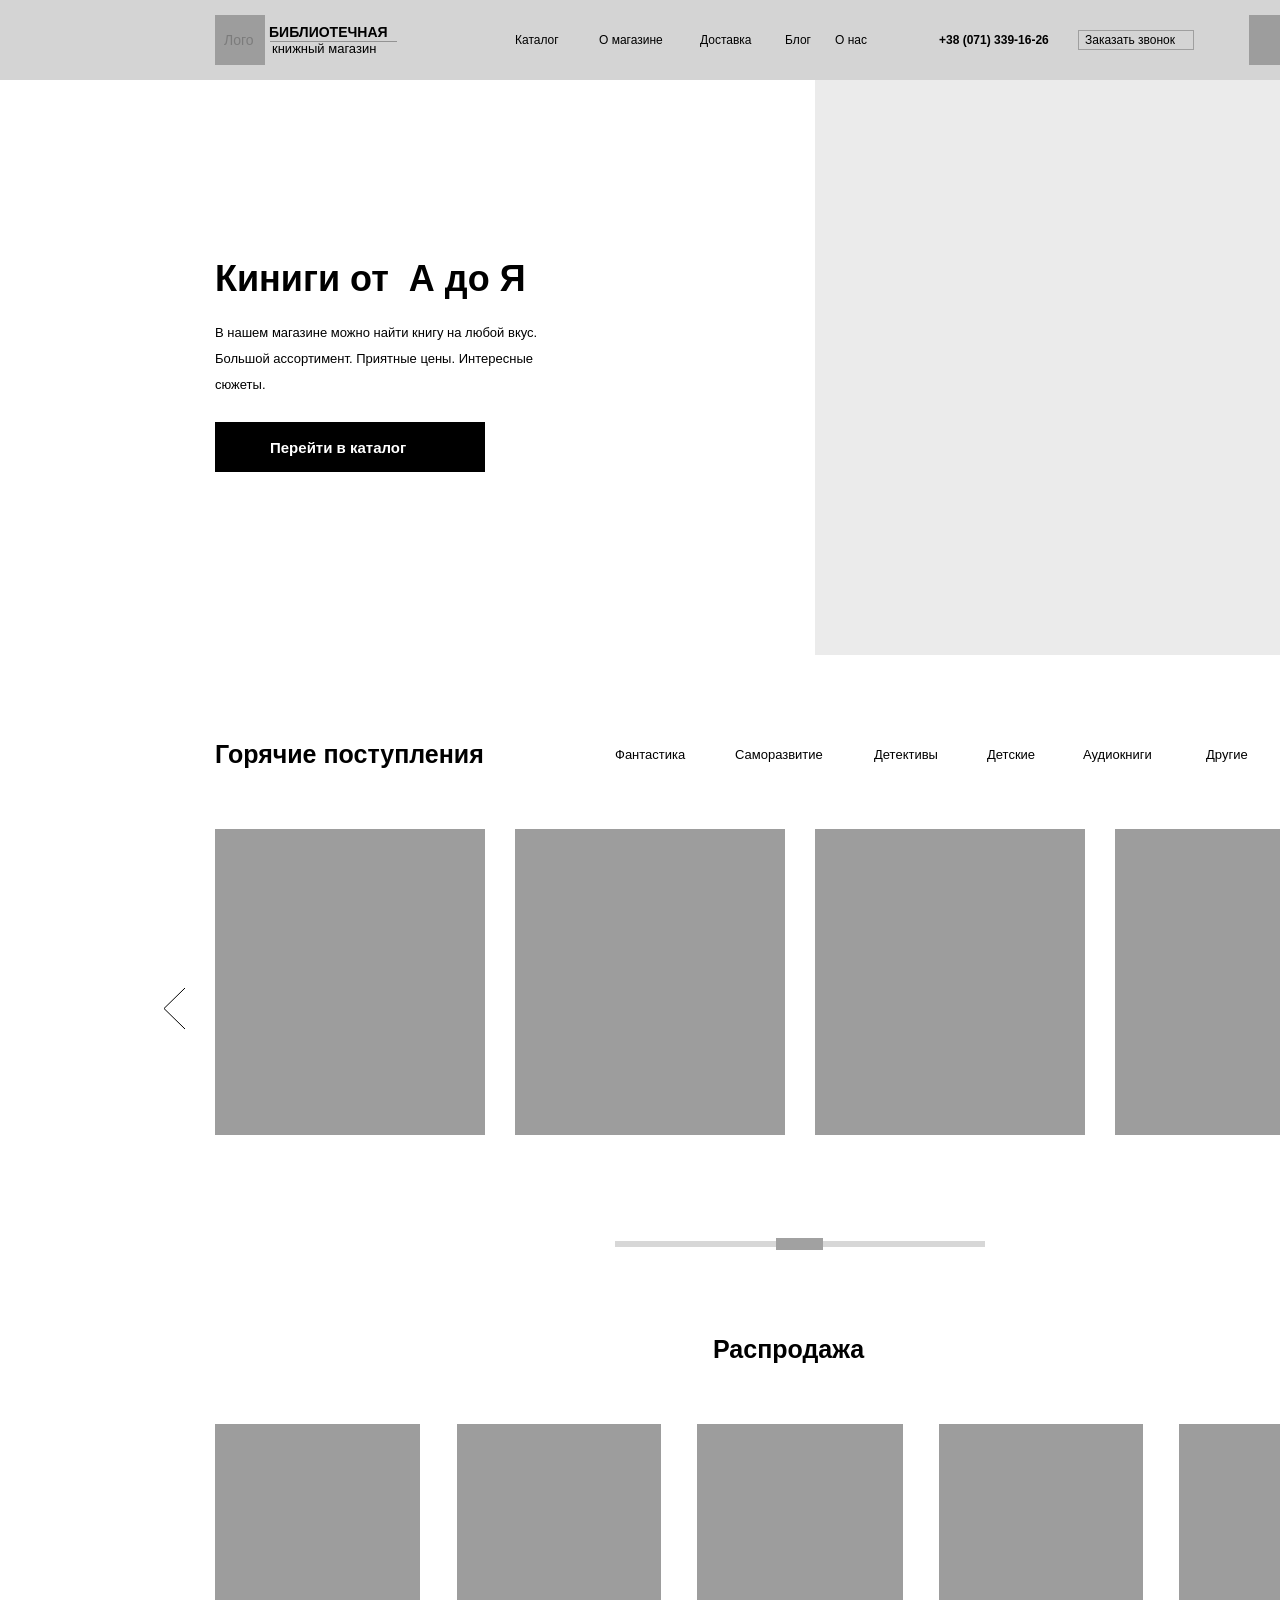
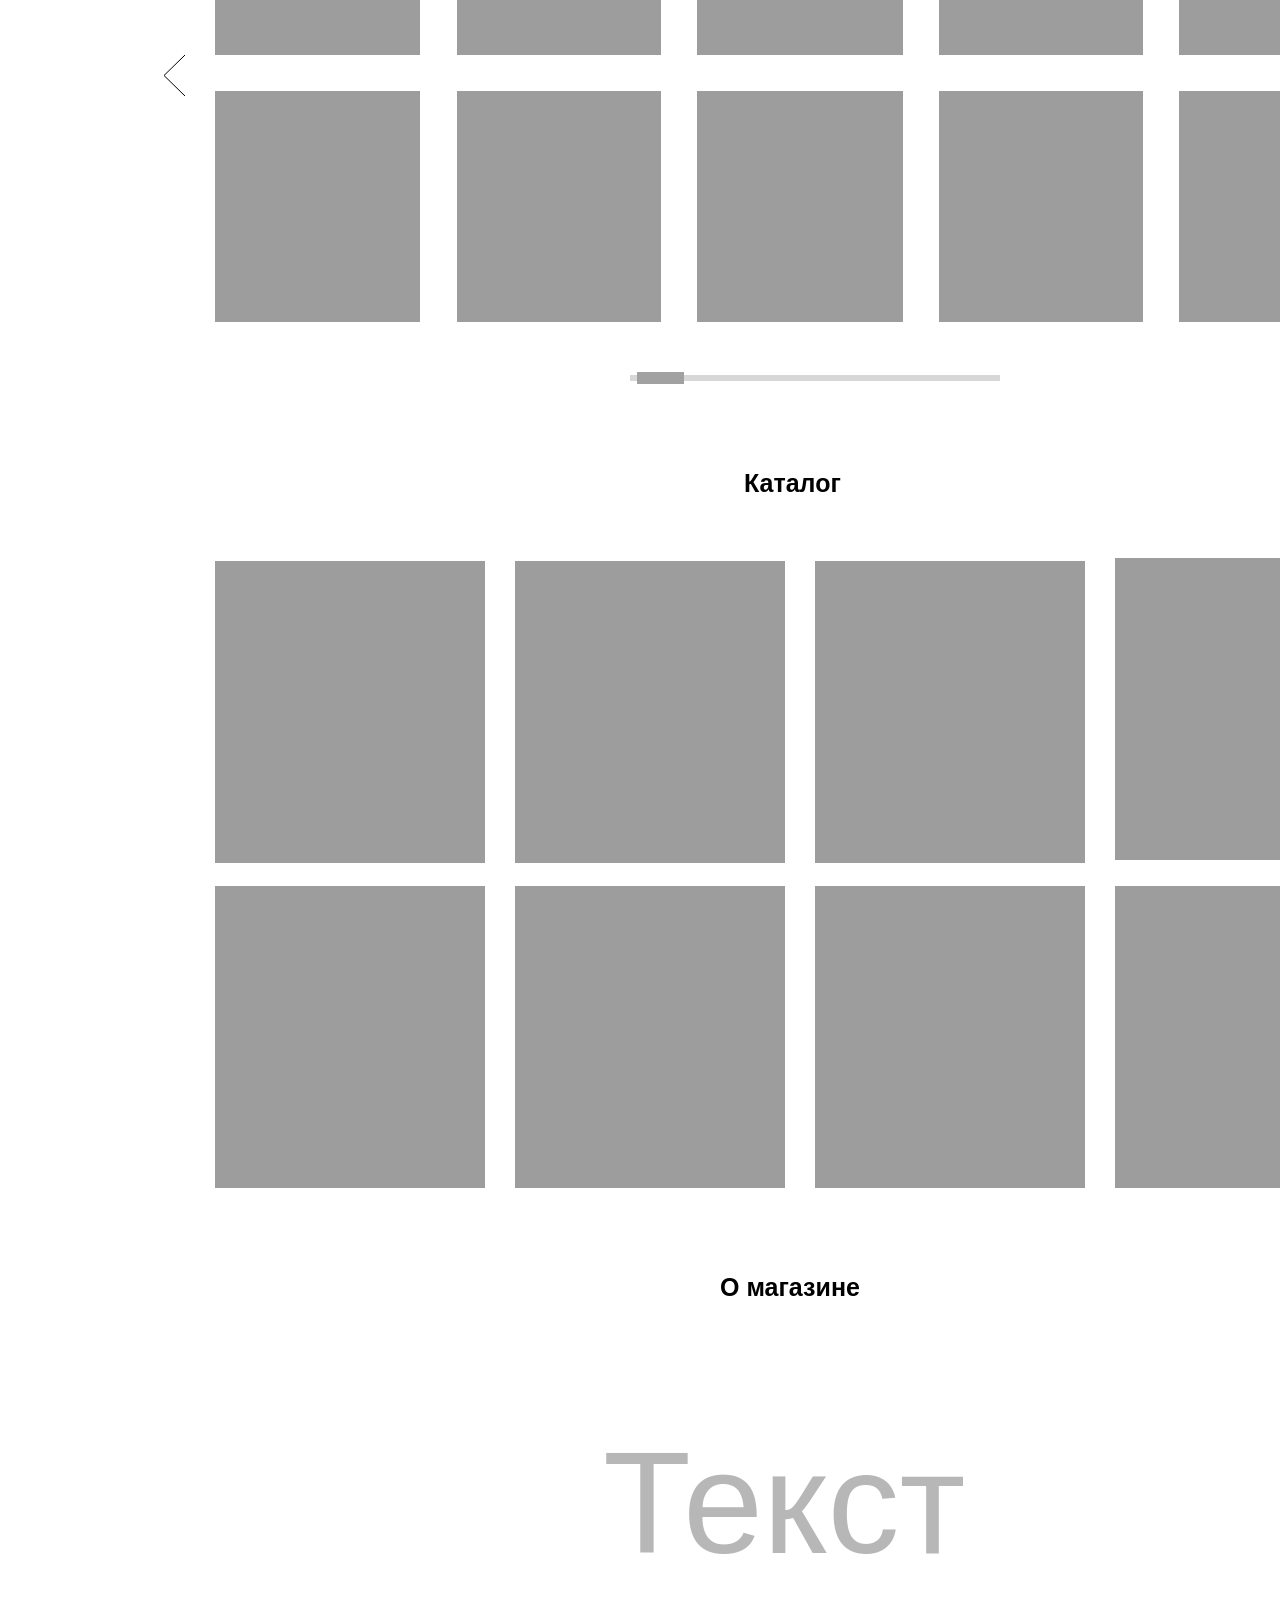
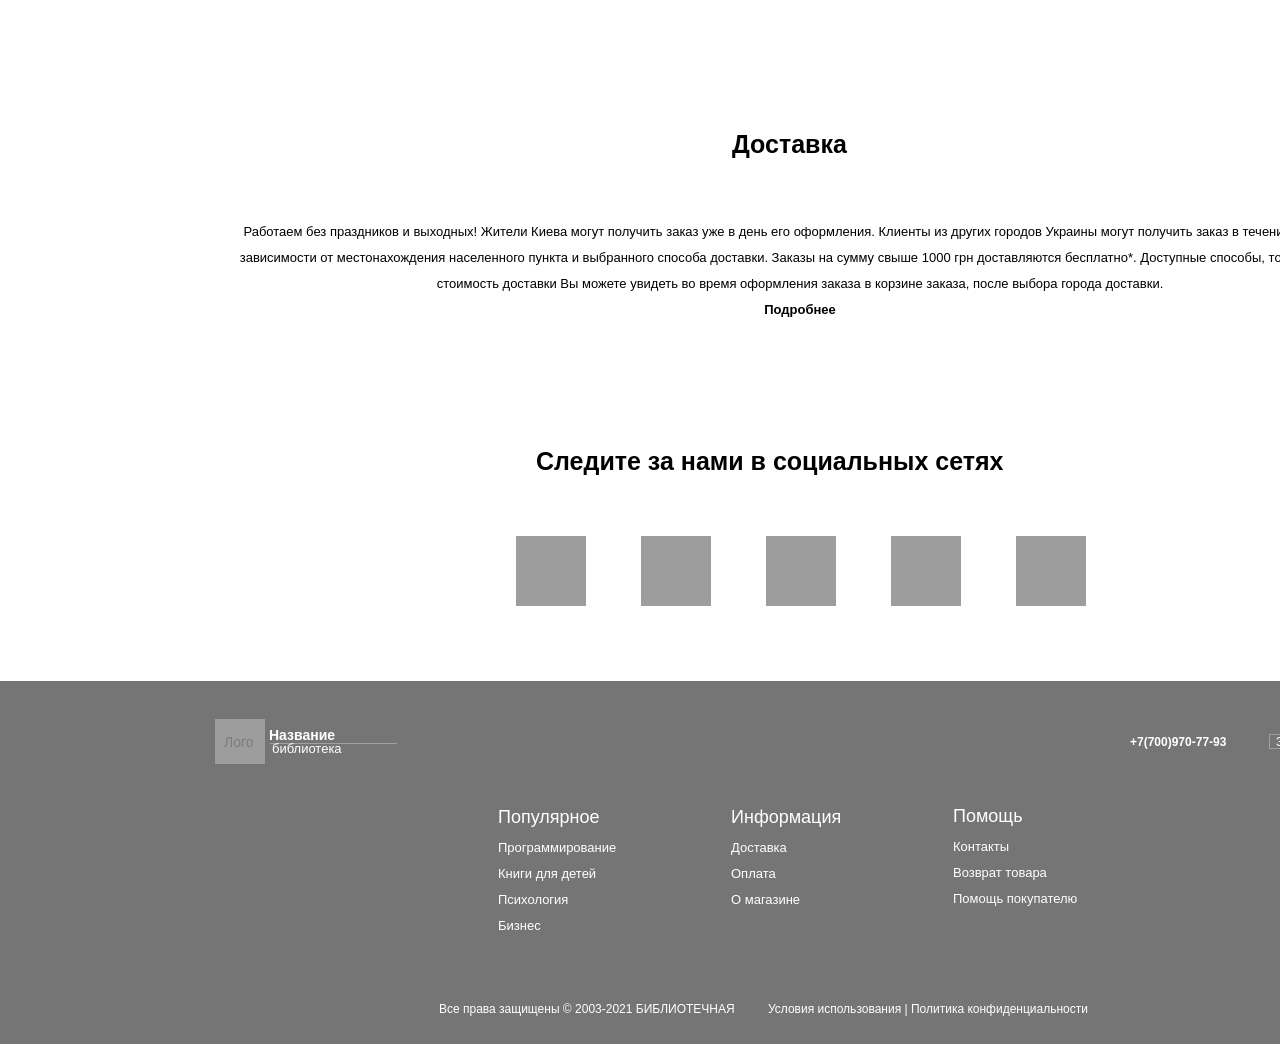
<file: maket.html>
﻿<!DOCTYPE html>
<html>
  <head>
    <title>Макет</title>
    <meta http-equiv="X-UA-Compatible" content="IE=edge"/>
    <meta http-equiv="content-type" content="text/html; charset=utf-8"/>
    <link href="resources/css/axure_rp_page.css" type="text/css" rel="stylesheet"/>
    <link href="data/styles.css" type="text/css" rel="stylesheet"/>
    <link href="files/макет/styles.css" type="text/css" rel="stylesheet"/>
    <link href="https://fonts.googleapis.com" rel="preconnect"/>
    <link href="https://fonts.gstatic.com" rel="preconnect"/>
    <link href="https://fonts.googleapis.com/css2?family=Inter:wght@100..900&display=swap" rel="stylesheet"/>
    <script src="resources/scripts/jquery-3.7.1.min.js"></script>
    <script src="resources/scripts/axure/axQuery.js"></script>
    <script src="resources/scripts/axure/globals.js"></script>
    <script src="resources/scripts/axutils.js"></script>
    <script src="resources/scripts/axure/annotation.js"></script>
    <script src="resources/scripts/axure/axQuery.std.js"></script>
    <script src="resources/scripts/axure/doc.js"></script>
    <script src="resources/scripts/messagecenter.js"></script>
    <script src="resources/scripts/axure/events.js"></script>
    <script src="resources/scripts/axure/recording.js"></script>
    <script src="resources/scripts/axure/action.js"></script>
    <script src="resources/scripts/axure/expr.js"></script>
    <script src="resources/scripts/axure/geometry.js"></script>
    <script src="resources/scripts/axure/flyout.js"></script>
    <script src="resources/scripts/axure/model.js"></script>
    <script src="resources/scripts/axure/repeater.js"></script>
    <script src="resources/scripts/axure/sto.js"></script>
    <script src="resources/scripts/axure/utils.temp.js"></script>
    <script src="resources/scripts/axure/variables.js"></script>
    <script src="resources/scripts/axure/drag.js"></script>
    <script src="resources/scripts/axure/move.js"></script>
    <script src="resources/scripts/axure/visibility.js"></script>
    <script src="resources/scripts/axure/style.js"></script>
    <script src="resources/scripts/axure/adaptive.js"></script>
    <script src="resources/scripts/axure/tree.js"></script>
    <script src="resources/scripts/axure/init.temp.js"></script>
    <script src="resources/scripts/axure/legacy.js"></script>
    <script src="resources/scripts/axure/viewer.js"></script>
    <script src="resources/scripts/axure/math.js"></script>
    <script src="resources/scripts/axure/jquery.nicescroll.min.js"></script>
    <script src="data/document.js"></script>
    <script src="files/макет/data.js"></script>
    <script type="text/javascript">
      $axure.utils.getTransparentGifPath = function() { return 'resources/images/transparent.gif'; };
      $axure.utils.getOtherPath = function() { return 'resources/Other.html'; };
      $axure.utils.getReloadPath = function() { return 'resources/reload.html'; };
    </script>
  </head>
  <body>
    <div id="base" class="">

      <!-- Maket (Group) -->
      <div id="u821" class="ax_default" data-label="Maket" data-left="0" data-top="0" data-width="1600" data-height="4244" layer-opacity="1">

        <!-- Maket BG (Rectangle) -->
        <div id="u822" class="ax_default shape transition notrs" data-label="Maket BG">
          <div id="u822_div" class=""></div>
          <div id="u822_text" class="text " style="display:none; visibility: hidden">
            <p></p>
          </div>
        </div>

        <!-- Первый экран (Group) -->
        <div id="u823" class="ax_default" data-label="Первый экран" data-left="0" data-top="0" data-width="1600" data-height="655" layer-opacity="1">

          <!-- Шапка (Group) -->
          <div id="u824" class="ax_default" data-label="Шапка" data-left="0" data-top="0" data-width="1600" data-height="80" layer-opacity="1">

            <!-- Rectangle 1 (Rectangle) -->
            <div id="u825" class="ax_default shape transition notrs" data-label="Rectangle 1">
              <div id="u825_div" class=""></div>
              <div id="u825_text" class="text " style="display:none; visibility: hidden">
                <p></p>
              </div>
            </div>

            <!-- Лого (Group) -->
            <div id="u826" class="ax_default" data-label="Лого" data-left="215" data-top="15" data-width="184" data-height="50" layer-opacity="1">

              <!-- Rectangle 2 (Shape) -->
              <div id="u827" class="ax_default shape transition notrs" data-label="Rectangle 2">
                <svg data="images/макет/rectangle_2_u827.svg" id="u827_img" class="img generatedImage">

  <defs>
    <pattern id="u827_img_bgp" patternUnits="userSpaceOnUse" alignment="0 0" imageRepeat="None" />
    <mask fill="white" id="u827_img_cl182">
      <path d="M 0 50  L 0 0  L 50 0  L 50 50  L 0 50  Z " fill-rule="evenodd" />
    </mask>
  </defs>
  <g transform="matrix(1 0 0 1 -215 -15 )">
    <path d="M 0 50  L 0 0  L 50 0  L 50 50  L 0 50  Z " fill-rule="nonzero" fill="rgba(157, 157, 157, 1)" stroke="none" transform="matrix(1 0 0 1 215 15 )" class="fill" />
    <path d="M 0 50  L 0 0  L 50 0  L 50 50  L 0 50  Z " stroke-width="0" stroke-dasharray="0" stroke="rgba(121, 121, 121, 1)" fill="none" transform="matrix(1 0 0 1 215 15 )" class="stroke" mask="url(#u827_img_cl182)" />
  </g>
                </svg>
                <div id="u827_text" class="text " style="display:none; visibility: hidden">
                  <p></p>
                </div>
              </div>

              <!-- Unnamed (Rectangle) -->
              <div id="u828" class="ax_default shape transition notrs">
                <div id="u828_div" class=""></div>
                <div id="u828_text" class="text ">
                  <p><span>Лого</span></p>
                </div>
              </div>

              <!-- Unnamed (Rectangle) -->
              <div id="u829" class="ax_default shape transition notrs">
                <div id="u829_div" class=""></div>
                <div id="u829_text" class="text ">
                  <p><span>БИБЛИОТЕЧНАЯ</span></p>
                </div>
              </div>

              <!-- Unnamed (Rectangle) -->
              <div id="u830" class="ax_default shape transition notrs">
                <div id="u830_div" class=""></div>
                <div id="u830_text" class="text ">
                  <p><span>книжный магазин</span></p>
                </div>
              </div>

              <!-- Line 1 (Shape) -->
              <div id="u831" class="ax_default shape transition notrs" data-label="Line 1">
                <svg data="images/макет/line_1_u831.svg" id="u831_img" class="img generatedImage">

  <g transform="matrix(1 0 0 1 -270 -41 )">
    <path d="M 0 0.5  L 127 0.5  " stroke-width="1" stroke-dasharray="0" stroke="rgba(0, 0, 0, 0.30980392156862746)" fill="none" transform="matrix(1 0 0 1 270 41 )" class="stroke" />
  </g>
                </svg>
                <div id="u831_text" class="text " style="display:none; visibility: hidden">
                  <p></p>
                </div>
              </div>
            </div>

            <!-- Frame 1 (Dynamic panel) -->
            <div id="u832" class="ax_default" data-label="Frame 1">
              <div id="u832_state0" class="panel_state" data-label="State 1" style="">
                <div id="u832_state0_content" class="panel_state_content">

                  <!-- Unnamed (Rectangle) -->
                  <div id="u833" class="ax_default shape transition notrs">
                    <div id="u833_div" class=""></div>
                    <div id="u833_text" class="text ">
                      <p><span>Каталог</span></p>
                    </div>
                  </div>

                  <!-- Unnamed (Rectangle) -->
                  <div id="u834" class="ax_default shape transition notrs">
                    <div id="u834_div" class=""></div>
                    <div id="u834_text" class="text ">
                      <p><span>О магазине</span></p>
                    </div>
                  </div>

                  <!-- Unnamed (Rectangle) -->
                  <div id="u835" class="ax_default shape transition notrs">
                    <div id="u835_div" class=""></div>
                    <div id="u835_text" class="text ">
                      <p><span>Доставка</span></p>
                    </div>
                  </div>

                  <!-- Unnamed (Rectangle) -->
                  <div id="u836" class="ax_default shape transition notrs">
                    <div id="u836_div" class=""></div>
                    <div id="u836_text" class="text ">
                      <p><span>Блог</span></p>
                    </div>
                  </div>

                  <!-- Unnamed (Rectangle) -->
                  <div id="u837" class="ax_default shape transition notrs">
                    <div id="u837_div" class=""></div>
                    <div id="u837_text" class="text ">
                      <p><span>О нас</span></p>
                    </div>
                  </div>
                </div>
              </div>
            </div>

            <!-- корзина (Group) -->
            <div id="u838" class="ax_default" data-label="корзина" data-left="1249" data-top="15" data-width="137" data-height="50" layer-opacity="1">

              <!-- Rectangle 2 (Rectangle) -->
              <div id="u839" class="ax_default shape transition notrs" data-label="Rectangle 2">
                <div id="u839_div" class=""></div>
                <div id="u839_text" class="text " style="display:none; visibility: hidden">
                  <p></p>
                </div>
              </div>

              <!-- Unnamed (Rectangle) -->
              <div id="u840" class="ax_default shape transition notrs">
                <div id="u840_div" class=""></div>
                <div id="u840_text" class="text ">
                  <p><span>2 228 грн.</span></p>
                </div>
              </div>

              <!-- Vector 1 (Shape) -->
              <div id="u841" class="ax_default shape transition notrs" data-label="Vector 1">
                <svg data="images/макет/vector_1_u841.svg" id="u841_img" class="img generatedImage">

  <defs>
    <pattern id="u841_img_bgp" patternUnits="userSpaceOnUse" alignment="0 0" imageRepeat="None" />
    <mask fill="white" id="u841_img_cl183">
      <path d="M 7 0  L 0 0  L 3.5 4  L 7 0  Z " fill-rule="evenodd" />
    </mask>
  </defs>
  <g transform="matrix(1 0 0 1 -1379 -38 )">
    <path d="M 7 0  L 0 0  L 3.5 4  L 7 0  Z " fill-rule="nonzero" fill="rgba(0, 0, 0, 1)" stroke="none" transform="matrix(1 0 0 1 1379 38 )" class="fill" />
    <path d="M 7 0  L 0 0  L 3.5 4  L 7 0  Z " stroke-width="0" stroke-dasharray="0" stroke="rgba(121, 121, 121, 1)" fill="none" transform="matrix(1 0 0 1 1379 38 )" class="stroke" mask="url(#u841_img_cl183)" />
  </g>
                </svg>
                <div id="u841_text" class="text " style="display:none; visibility: hidden">
                  <p></p>
                </div>
              </div>
            </div>

            <!-- Телефон (Group) -->
            <div id="u842" class="ax_default" data-label="Телефон" data-left="939" data-top="28" data-width="255" data-height="24" layer-opacity="1">

              <!-- Unnamed (Rectangle) -->
              <div id="u843" class="ax_default shape transition notrs">
                <div id="u843_div" class=""></div>
                <div id="u843_text" class="text ">
                  <p><span>+38 (071) 339-16-26</span></p>
                </div>
              </div>

              <!-- Rectangle 3 (Rectangle) -->
              <div id="u844" class="ax_default shape transition notrs" data-label="Rectangle 3">
                <div id="u844_div" class=""></div>
                <div id="u844_text" class="text " style="display:none; visibility: hidden">
                  <p></p>
                </div>
              </div>

              <!-- Unnamed (Rectangle) -->
              <div id="u845" class="ax_default shape transition notrs">
                <div id="u845_div" class=""></div>
                <div id="u845_text" class="text ">
                  <p><span>Заказать звонок</span></p>
                </div>
              </div>
            </div>
          </div>

          <!-- Офферная констр (Group) -->
          <div id="u846" class="ax_default" data-label="Офферная констр" data-left="215" data-top="243" data-width="467" data-height="229" layer-opacity="1">

            <!-- Unnamed (Rectangle) -->
            <div id="u847" class="ax_default shape transition notrs">
              <div id="u847_div" class=""></div>
              <div id="u847_text" class="text ">
                <p><span>Киниги от&nbsp; А до Я</span></p>
              </div>
            </div>

            <!-- Unnamed (Rectangle) -->
            <div id="u848" class="ax_default shape transition notrs">
              <div id="u848_div" class=""></div>
              <div id="u848_text" class="text ">
                <p><span>В нашем магазине можно найти книгу на любой вкус. Большой ассортимент. Приятные цены. Интересные сюжеты.</span></p>
              </div>
            </div>

            <!-- кнопка (Group) -->
            <div id="u849" class="ax_default" data-label="кнопка" data-left="215" data-top="422" data-width="270" data-height="50" layer-opacity="1">

              <!-- Rectangle 4 (Rectangle) -->
              <div id="u850" class="ax_default shape transition notrs" data-label="Rectangle 4">
                <div id="u850_div" class=""></div>
                <div id="u850_text" class="text " style="display:none; visibility: hidden">
                  <p></p>
                </div>
              </div>

              <!-- Unnamed (Rectangle) -->
              <div id="u851" class="ax_default shape transition notrs">
                <div id="u851_div" class=""></div>
                <div id="u851_text" class="text ">
                  <p><span>Перейти в каталог</span></p>
                </div>
              </div>
            </div>
          </div>

          <!-- Frame 2 (Dynamic panel) -->
          <div id="u852" class="ax_default" data-label="Frame 2">
            <div id="u852_state0" class="panel_state" data-label="State 1" style="">
              <div id="u852_state0_content" class="panel_state_content">

                <!-- Rectangle 5 (Rectangle) -->
                <div id="u853" class="ax_default shape transition notrs" data-label="Rectangle 5">
                  <div id="u853_div" class=""></div>
                  <div id="u853_text" class="text " style="display:none; visibility: hidden">
                    <p></p>
                  </div>
                </div>

                <!-- Rectangle 6 (Rectangle) -->
                <div id="u854" class="ax_default shape transition notrs" data-label="Rectangle 6">
                  <div id="u854_div" class=""></div>
                  <div id="u854_text" class="text " style="display:none; visibility: hidden">
                    <p></p>
                  </div>
                </div>

                <!-- Rectangle 7 (Rectangle) -->
                <div id="u855" class="ax_default shape transition notrs" data-label="Rectangle 7">
                  <div id="u855_div" class=""></div>
                  <div id="u855_text" class="text " style="display:none; visibility: hidden">
                    <p></p>
                  </div>
                </div>
              </div>
            </div>
          </div>

          <!-- Rectangle 2 (Shape) -->
          <div id="u856" class="ax_default shape transition notrs" data-label="Rectangle 2">
            <svg data="images/макет/rectangle_2_u856.svg" id="u856_img" class="img generatedImage">

  <defs>
    <pattern id="u856_img_bgp" patternUnits="userSpaceOnUse" alignment="0 0" imageRepeat="None" />
    <mask fill="white" id="u856_img_cl184">
      <path d="M 0 575  L 0 0  L 570 0  L 570 575  L 0 575  Z " fill-rule="evenodd" />
    </mask>
  </defs>
  <g transform="matrix(1 0 0 1 -815 -80 )">
    <path d="M 0 575  L 0 0  L 570 0  L 570 575  L 0 575  Z " fill-rule="nonzero" fill="rgba(235, 235, 235, 1)" stroke="none" transform="matrix(1 0 0 1 815 80 )" class="fill" />
    <path d="M 0 575  L 0 0  L 570 0  L 570 575  L 0 575  Z " stroke-width="0" stroke-dasharray="0" stroke="rgba(121, 121, 121, 1)" fill="none" transform="matrix(1 0 0 1 815 80 )" class="stroke" mask="url(#u856_img_cl184)" />
  </g>
            </svg>
            <div id="u856_text" class="text " style="display:none; visibility: hidden">
              <p></p>
            </div>
          </div>
        </div>

        <!-- Group 2 (Group) -->
        <div id="u857" class="ax_default" data-label="Group 2" data-left="164" data-top="730" data-width="1272" data-height="520" layer-opacity="1">

          <!-- Unnamed (Rectangle) -->
          <div id="u858" class="ax_default shape transition notrs">
            <div id="u858_div" class=""></div>
            <div id="u858_text" class="text ">
              <p><span>Горячие поступления&nbsp; </span></p>
            </div>
          </div>

          <!-- Слайдер (Dynamic panel) -->
          <div id="u859" class="ax_default" data-label="Слайдер">
            <div id="u859_state0" class="panel_state" data-label="State 1" style="">
              <div id="u859_state0_content" class="panel_state_content">

                <!-- Rectangle 9 (Rectangle) -->
                <div id="u860" class="ax_default shape transition notrs" data-label="Rectangle 9">
                  <div id="u860_div" class=""></div>
                  <div id="u860_text" class="text " style="display:none; visibility: hidden">
                    <p></p>
                  </div>
                </div>

                <!-- Rectangle 10 (Rectangle) -->
                <div id="u861" class="ax_default shape transition notrs" data-label="Rectangle 10">
                  <div id="u861_div" class=""></div>
                  <div id="u861_text" class="text " style="display:none; visibility: hidden">
                    <p></p>
                  </div>
                </div>

                <!-- Rectangle 11 (Rectangle) -->
                <div id="u862" class="ax_default shape transition notrs" data-label="Rectangle 11">
                  <div id="u862_div" class=""></div>
                  <div id="u862_text" class="text " style="display:none; visibility: hidden">
                    <p></p>
                  </div>
                </div>

                <!-- Rectangle 12 (Rectangle) -->
                <div id="u863" class="ax_default shape transition notrs" data-label="Rectangle 12">
                  <div id="u863_div" class=""></div>
                  <div id="u863_text" class="text " style="display:none; visibility: hidden">
                    <p></p>
                  </div>
                </div>
              </div>
            </div>
          </div>

          <!-- Frame 4 (Dynamic panel) -->
          <div id="u864" class="ax_default" data-label="Frame 4">
            <div id="u864_state0" class="panel_state" data-label="State 1" style="">
              <div id="u864_state0_content" class="panel_state_content">

                <!-- Unnamed (Rectangle) -->
                <div id="u865" class="ax_default shape transition notrs">
                  <div id="u865_div" class=""></div>
                  <div id="u865_text" class="text ">
                    <p><span>Фантастика</span></p>
                  </div>
                </div>

                <!-- Unnamed (Rectangle) -->
                <div id="u866" class="ax_default shape transition notrs">
                  <div id="u866_div" class=""></div>
                  <div id="u866_text" class="text ">
                    <p><span>Саморазвитие</span></p>
                  </div>
                </div>

                <!-- Unnamed (Rectangle) -->
                <div id="u867" class="ax_default shape transition notrs">
                  <div id="u867_div" class=""></div>
                  <div id="u867_text" class="text ">
                    <p><span>Детективы</span></p>
                  </div>
                </div>

                <!-- Unnamed (Rectangle) -->
                <div id="u868" class="ax_default shape transition notrs">
                  <div id="u868_div" class=""></div>
                  <div id="u868_text" class="text ">
                    <p><span>Детские</span></p>
                  </div>
                </div>

                <!-- Unnamed (Rectangle) -->
                <div id="u869" class="ax_default shape transition notrs">
                  <div id="u869_div" class=""></div>
                  <div id="u869_text" class="text ">
                    <p><span>Аудиокниги</span></p>
                  </div>
                </div>

                <!-- Unnamed (Rectangle) -->
                <div id="u870" class="ax_default shape transition notrs">
                  <div id="u870_div" class=""></div>
                  <div id="u870_text" class="text ">
                    <p><span>Другие</span></p>
                  </div>
                </div>
              </div>
            </div>
          </div>

          <!-- Навигация слайдера (Group) -->
          <div id="u871" class="ax_default" data-label="Навигация слайдера" data-left="164" data-top="988" data-width="1272" data-height="262" layer-opacity="1">

            <!-- Vector 2 (Shape) -->
            <div id="u872" class="ax_default shape transition notrs" data-label="Vector 2">
              <svg data="images/макет/vector_2_u872.svg" id="u872_img" class="img generatedImage">

  <g transform="matrix(1 0 0 1 -164 -988 )">
    <path d="M 21 0  L 0 20.5  L 21 41  " stroke-width="1" stroke-dasharray="0" stroke="rgba(0, 0, 0, 1)" fill="none" transform="matrix(1 0 0 1 164 988 )" class="stroke" />
  </g>
              </svg>
              <div id="u872_text" class="text " style="display:none; visibility: hidden">
                <p></p>
              </div>
            </div>

            <!-- Vector 3 (Shape) -->
            <div id="u873" class="ax_default shape transition notrs" data-label="Vector 3">
              <svg data="images/макет/vector_2_u872.svg" id="u873_img" class="img generatedImage">

  <g transform="matrix(1 0 0 1 -164 -988 )">
    <path d="M 21 0  L 0 20.5  L 21 41  " stroke-width="1" stroke-dasharray="0" stroke="rgba(0, 0, 0, 1)" fill="none" transform="matrix(1 0 0 1 164 988 )" class="stroke" />
  </g>
              </svg>
              <div id="u873_text" class="text " style="display:none; visibility: hidden">
                <p></p>
              </div>
            </div>

            <!-- Group 1 (Group) -->
            <div id="u874" class="ax_default" data-label="Group 1" data-left="615" data-top="1238" data-width="370" data-height="12" layer-opacity="1">

              <!-- Rectangle 13 (Shape) -->
              <div id="u875" class="ax_default shape transition notrs" data-label="Rectangle 13">
                <svg data="images/главная/rectangle_13_u63.svg" id="u875_img" class="img generatedImage">

  <defs>
    <pattern id="u875_img_bgp" patternUnits="userSpaceOnUse" alignment="0 0" imageRepeat="None" />
    <mask fill="white" id="u875_img_cl168">
      <path d="M 0 6  L 0 0  L 370 0  L 370 6  L 0 6  Z " fill-rule="evenodd" />
    </mask>
  </defs>
  <g transform="matrix(1 0 0 1 -615 -1232 )">
    <path d="M 0 6  L 0 0  L 370 0  L 370 6  L 0 6  Z " fill-rule="nonzero" fill="rgba(215, 215, 215, 1)" stroke="none" transform="matrix(1 0 0 1 615 1232 )" class="fill" />
    <path d="M 0 6  L 0 0  L 370 0  L 370 6  L 0 6  Z " stroke-width="0" stroke-dasharray="0" stroke="rgba(121, 121, 121, 1)" fill="none" transform="matrix(1 0 0 1 615 1232 )" class="stroke" mask="url(#u875_img_cl168)" />
  </g>
                </svg>
                <div id="u875_text" class="text " style="display:none; visibility: hidden">
                  <p></p>
                </div>
              </div>

              <!-- Rectangle 14 (Rectangle) -->
              <div id="u876" class="ax_default shape transition notrs" data-label="Rectangle 14">
                <div id="u876_div" class=""></div>
                <div id="u876_text" class="text " style="display:none; visibility: hidden">
                  <p></p>
                </div>
              </div>
            </div>
          </div>
        </div>

        <!-- Group 3 (Group) -->
        <div id="u877" class="ax_default" data-label="Group 3" data-left="164" data-top="1325" data-width="1272" data-height="659" layer-opacity="1">

          <!-- товары (Group) -->
          <div id="u878" class="ax_default" data-label="товары" data-left="215" data-top="1424" data-width="1170" data-height="498" layer-opacity="1">

            <!-- Rectangle 9 (Rectangle) -->
            <div id="u879" class="ax_default shape transition notrs" data-label="Rectangle 9">
              <div id="u879_div" class=""></div>
              <div id="u879_text" class="text " style="display:none; visibility: hidden">
                <p></p>
              </div>
            </div>

            <!-- Rectangle 15 (Rectangle) -->
            <div id="u880" class="ax_default shape transition notrs" data-label="Rectangle 15">
              <div id="u880_div" class=""></div>
              <div id="u880_text" class="text " style="display:none; visibility: hidden">
                <p></p>
              </div>
            </div>

            <!-- Rectangle 10 (Rectangle) -->
            <div id="u881" class="ax_default shape transition notrs" data-label="Rectangle 10">
              <div id="u881_div" class=""></div>
              <div id="u881_text" class="text " style="display:none; visibility: hidden">
                <p></p>
              </div>
            </div>

            <!-- Rectangle 16 (Rectangle) -->
            <div id="u882" class="ax_default shape transition notrs" data-label="Rectangle 16">
              <div id="u882_div" class=""></div>
              <div id="u882_text" class="text " style="display:none; visibility: hidden">
                <p></p>
              </div>
            </div>

            <!-- Rectangle 11 (Rectangle) -->
            <div id="u883" class="ax_default shape transition notrs" data-label="Rectangle 11">
              <div id="u883_div" class=""></div>
              <div id="u883_text" class="text " style="display:none; visibility: hidden">
                <p></p>
              </div>
            </div>

            <!-- Rectangle 17 (Rectangle) -->
            <div id="u884" class="ax_default shape transition notrs" data-label="Rectangle 17">
              <div id="u884_div" class=""></div>
              <div id="u884_text" class="text " style="display:none; visibility: hidden">
                <p></p>
              </div>
            </div>

            <!-- Rectangle 12 (Rectangle) -->
            <div id="u885" class="ax_default shape transition notrs" data-label="Rectangle 12">
              <div id="u885_div" class=""></div>
              <div id="u885_text" class="text " style="display:none; visibility: hidden">
                <p></p>
              </div>
            </div>

            <!-- Rectangle 18 (Rectangle) -->
            <div id="u886" class="ax_default shape transition notrs" data-label="Rectangle 18">
              <div id="u886_div" class=""></div>
              <div id="u886_text" class="text " style="display:none; visibility: hidden">
                <p></p>
              </div>
            </div>

            <!-- Rectangle 13 (Rectangle) -->
            <div id="u887" class="ax_default shape transition notrs" data-label="Rectangle 13">
              <div id="u887_div" class=""></div>
              <div id="u887_text" class="text " style="display:none; visibility: hidden">
                <p></p>
              </div>
            </div>

            <!-- Rectangle 19 (Rectangle) -->
            <div id="u888" class="ax_default shape transition notrs" data-label="Rectangle 19">
              <div id="u888_div" class=""></div>
              <div id="u888_text" class="text " style="display:none; visibility: hidden">
                <p></p>
              </div>
            </div>
          </div>

          <!-- Unnamed (Rectangle) -->
          <div id="u889" class="ax_default shape transition notrs">
            <div id="u889_div" class=""></div>
            <div id="u889_text" class="text ">
              <p><span>Распродажа</span></p>
            </div>
          </div>

          <!-- Навигация слайдера (Group) -->
          <div id="u890" class="ax_default" data-label="Навигация слайдера" data-left="164" data-top="1655" data-width="1272" data-height="329" layer-opacity="1">

            <!-- Vector 2 (Shape) -->
            <div id="u891" class="ax_default shape transition notrs" data-label="Vector 2">
              <svg data="images/макет/vector_2_u872.svg" id="u891_img" class="img generatedImage">

  <g transform="matrix(1 0 0 1 -164 -988 )">
    <path d="M 21 0  L 0 20.5  L 21 41  " stroke-width="1" stroke-dasharray="0" stroke="rgba(0, 0, 0, 1)" fill="none" transform="matrix(1 0 0 1 164 988 )" class="stroke" />
  </g>
              </svg>
              <div id="u891_text" class="text " style="display:none; visibility: hidden">
                <p></p>
              </div>
            </div>

            <!-- Vector 3 (Shape) -->
            <div id="u892" class="ax_default shape transition notrs" data-label="Vector 3">
              <svg data="images/макет/vector_2_u872.svg" id="u892_img" class="img generatedImage">

  <g transform="matrix(1 0 0 1 -164 -988 )">
    <path d="M 21 0  L 0 20.5  L 21 41  " stroke-width="1" stroke-dasharray="0" stroke="rgba(0, 0, 0, 1)" fill="none" transform="matrix(1 0 0 1 164 988 )" class="stroke" />
  </g>
              </svg>
              <div id="u892_text" class="text " style="display:none; visibility: hidden">
                <p></p>
              </div>
            </div>

            <!-- Group 1 (Group) -->
            <div id="u893" class="ax_default" data-label="Group 1" data-left="630" data-top="1972" data-width="370" data-height="12" layer-opacity="1">

              <!-- Rectangle 13 (Shape) -->
              <div id="u894" class="ax_default shape transition notrs" data-label="Rectangle 13">
                <svg data="images/главная/rectangle_13_u63.svg" id="u894_img" class="img generatedImage">

  <defs>
    <pattern id="u894_img_bgp" patternUnits="userSpaceOnUse" alignment="0 0" imageRepeat="None" />
    <mask fill="white" id="u894_img_cl168">
      <path d="M 0 6  L 0 0  L 370 0  L 370 6  L 0 6  Z " fill-rule="evenodd" />
    </mask>
  </defs>
  <g transform="matrix(1 0 0 1 -615 -1232 )">
    <path d="M 0 6  L 0 0  L 370 0  L 370 6  L 0 6  Z " fill-rule="nonzero" fill="rgba(215, 215, 215, 1)" stroke="none" transform="matrix(1 0 0 1 615 1232 )" class="fill" />
    <path d="M 0 6  L 0 0  L 370 0  L 370 6  L 0 6  Z " stroke-width="0" stroke-dasharray="0" stroke="rgba(121, 121, 121, 1)" fill="none" transform="matrix(1 0 0 1 615 1232 )" class="stroke" mask="url(#u894_img_cl168)" />
  </g>
                </svg>
                <div id="u894_text" class="text " style="display:none; visibility: hidden">
                  <p></p>
                </div>
              </div>

              <!-- Rectangle 14 (Rectangle) -->
              <div id="u895" class="ax_default shape transition notrs" data-label="Rectangle 14">
                <div id="u895_div" class=""></div>
                <div id="u895_text" class="text " style="display:none; visibility: hidden">
                  <p></p>
                </div>
              </div>
            </div>
          </div>
        </div>

        <!-- Group 4 (Group) -->
        <div id="u896" class="ax_default" data-label="Group 4" data-left="215" data-top="2059" data-width="1170" data-height="729" layer-opacity="1">

          <!-- Rectangle 13 (Rectangle) -->
          <div id="u897" class="ax_default shape transition notrs" data-label="Rectangle 13">
            <div id="u897_div" class=""></div>
            <div id="u897_text" class="text " style="display:none; visibility: hidden">
              <p></p>
            </div>
          </div>

          <!-- Rectangle 14 (Rectangle) -->
          <div id="u898" class="ax_default shape transition notrs" data-label="Rectangle 14">
            <div id="u898_div" class=""></div>
            <div id="u898_text" class="text " style="display:none; visibility: hidden">
              <p></p>
            </div>
          </div>

          <!-- Rectangle 15 (Rectangle) -->
          <div id="u899" class="ax_default shape transition notrs" data-label="Rectangle 15">
            <div id="u899_div" class=""></div>
            <div id="u899_text" class="text " style="display:none; visibility: hidden">
              <p></p>
            </div>
          </div>

          <!-- Rectangle 12 (Rectangle) -->
          <div id="u900" class="ax_default shape transition notrs" data-label="Rectangle 12">
            <div id="u900_div" class=""></div>
            <div id="u900_text" class="text " style="display:none; visibility: hidden">
              <p></p>
            </div>
          </div>

          <!-- Rectangle 16 (Rectangle) -->
          <div id="u901" class="ax_default shape transition notrs" data-label="Rectangle 16">
            <div id="u901_div" class=""></div>
            <div id="u901_text" class="text " style="display:none; visibility: hidden">
              <p></p>
            </div>
          </div>

          <!-- Rectangle 9 (Rectangle) -->
          <div id="u902" class="ax_default shape transition notrs" data-label="Rectangle 9">
            <div id="u902_div" class=""></div>
            <div id="u902_text" class="text " style="display:none; visibility: hidden">
              <p></p>
            </div>
          </div>

          <!-- Rectangle 10 (Rectangle) -->
          <div id="u903" class="ax_default shape transition notrs" data-label="Rectangle 10">
            <div id="u903_div" class=""></div>
            <div id="u903_text" class="text " style="display:none; visibility: hidden">
              <p></p>
            </div>
          </div>

          <!-- Rectangle 11 (Rectangle) -->
          <div id="u904" class="ax_default shape transition notrs" data-label="Rectangle 11">
            <div id="u904_div" class=""></div>
            <div id="u904_text" class="text " style="display:none; visibility: hidden">
              <p></p>
            </div>
          </div>

          <!-- Unnamed (Rectangle) -->
          <div id="u905" class="ax_default shape transition notrs">
            <div id="u905_div" class=""></div>
            <div id="u905_text" class="text ">
              <p><span>Каталог</span></p>
            </div>
          </div>
        </div>

        <!-- Group 5 (Group) -->
        <div id="u906" class="ax_default" data-label="Group 5" data-left="603" data-top="2863" data-width="395" data-height="382" layer-opacity="1">

          <!-- Unnamed (Rectangle) -->
          <div id="u907" class="ax_default shape transition notrs">
            <div id="u907_div" class=""></div>
            <div id="u907_text" class="text ">
              <p><span>О магазине</span></p>
            </div>
          </div>

          <!-- Unnamed (Rectangle) -->
          <div id="u908" class="ax_default shape transition notrs">
            <div id="u908_div" class=""></div>
            <div id="u908_text" class="text ">
              <p><span>Текст</span></p>
            </div>
          </div>
        </div>

        <!-- Group 6 (Group) -->
        <div id="u909" class="ax_default" data-label="Group 6" data-left="215" data-top="3320" data-width="1170" data-height="253" layer-opacity="1">

          <!-- Unnamed (Rectangle) -->
          <div id="u910" class="ax_default shape transition notrs">
            <div id="u910_div" class=""></div>
            <div id="u910_text" class="text ">
              <p><span>Доставка</span></p>
            </div>
          </div>

          <!-- Unnamed (Rectangle) -->
          <div id="u911" class="ax_default shape transition notrs">
            <div id="u911_div" class=""></div>
            <div id="u911_text" class="text ">
              <p><span style="font-family:&quot;Montserrat&quot;, sans-serif;font-weight:400;">Работаем без праздников и выходных! Жители Киева могут получить заказ уже в день его оформления. Клиенты из других городов Украины могут получить заказ в течение 1-5 дней в зависимости от местонахождения населенного пункта и выбранного способа доставки. Заказы на сумму свыше 1000 грн доставляются бесплатно*. Доступные способы, точные сроки и стоимость доставки Вы можете увидеть во время оформления заказа в корзине заказа, после выбора города доставки.</span></p><p><span style="font-family:&quot;Montserrat Bold&quot;, &quot;Montserrat&quot;, sans-serif;font-weight:700;">Подробнее</span></p><p><span style="font-family:&quot;Montserrat&quot;, sans-serif;font-weight:400;"><br></span></p>
            </div>
          </div>
        </div>

        <!-- Group 7 (Group) -->
        <div id="u912" class="ax_default" data-label="Group 7" data-left="516" data-top="3637" data-width="570" data-height="169" layer-opacity="1">

          <!-- Unnamed (Rectangle) -->
          <div id="u913" class="ax_default shape transition notrs">
            <div id="u913_div" class=""></div>
            <div id="u913_text" class="text ">
              <p><span>Следите за нами в социальных сетях</span></p>
            </div>
          </div>

          <!-- Frame 5 (Dynamic panel) -->
          <div id="u914" class="ax_default" data-label="Frame 5">
            <div id="u914_state0" class="panel_state" data-label="State 1" style="">
              <div id="u914_state0_content" class="panel_state_content">

                <!-- Rectangle 3 (Shape) -->
                <div id="u915" class="ax_default shape transition notrs" data-label="Rectangle 3">
                  <svg data="images/макет/rectangle_3_u915.svg" id="u915_img" class="img generatedImage">

  <defs>
    <pattern id="u915_img_bgp" patternUnits="userSpaceOnUse" alignment="0 0" imageRepeat="None" />
    <mask fill="white" id="u915_img_cl185">
      <path d="M 0 70  L 0 0  L 70 0  L 70 70  L 0 70  Z " fill-rule="evenodd" />
    </mask>
  </defs>
  <g>
    <path d="M 0 70  L 0 0  L 70 0  L 70 70  L 0 70  Z " fill-rule="nonzero" fill="rgba(157, 157, 157, 1)" stroke="none" class="fill" />
    <path d="M 0 70  L 0 0  L 70 0  L 70 70  L 0 70  Z " stroke-width="0" stroke-dasharray="0" stroke="rgba(121, 121, 121, 1)" fill="none" class="stroke" mask="url(#u915_img_cl185)" />
  </g>
                  </svg>
                  <div id="u915_text" class="text " style="display:none; visibility: hidden">
                    <p></p>
                  </div>
                </div>

                <!-- Rectangle 4 (Shape) -->
                <div id="u916" class="ax_default shape transition notrs" data-label="Rectangle 4">
                  <svg data="images/макет/rectangle_3_u915.svg" id="u916_img" class="img generatedImage">

  <defs>
    <pattern id="u916_img_bgp" patternUnits="userSpaceOnUse" alignment="0 0" imageRepeat="None" />
    <mask fill="white" id="u916_img_cl185">
      <path d="M 0 70  L 0 0  L 70 0  L 70 70  L 0 70  Z " fill-rule="evenodd" />
    </mask>
  </defs>
  <g>
    <path d="M 0 70  L 0 0  L 70 0  L 70 70  L 0 70  Z " fill-rule="nonzero" fill="rgba(157, 157, 157, 1)" stroke="none" class="fill" />
    <path d="M 0 70  L 0 0  L 70 0  L 70 70  L 0 70  Z " stroke-width="0" stroke-dasharray="0" stroke="rgba(121, 121, 121, 1)" fill="none" class="stroke" mask="url(#u916_img_cl185)" />
  </g>
                  </svg>
                  <div id="u916_text" class="text " style="display:none; visibility: hidden">
                    <p></p>
                  </div>
                </div>

                <!-- Rectangle 5 (Shape) -->
                <div id="u917" class="ax_default shape transition notrs" data-label="Rectangle 5">
                  <svg data="images/макет/rectangle_3_u915.svg" id="u917_img" class="img generatedImage">

  <defs>
    <pattern id="u917_img_bgp" patternUnits="userSpaceOnUse" alignment="0 0" imageRepeat="None" />
    <mask fill="white" id="u917_img_cl185">
      <path d="M 0 70  L 0 0  L 70 0  L 70 70  L 0 70  Z " fill-rule="evenodd" />
    </mask>
  </defs>
  <g>
    <path d="M 0 70  L 0 0  L 70 0  L 70 70  L 0 70  Z " fill-rule="nonzero" fill="rgba(157, 157, 157, 1)" stroke="none" class="fill" />
    <path d="M 0 70  L 0 0  L 70 0  L 70 70  L 0 70  Z " stroke-width="0" stroke-dasharray="0" stroke="rgba(121, 121, 121, 1)" fill="none" class="stroke" mask="url(#u917_img_cl185)" />
  </g>
                  </svg>
                  <div id="u917_text" class="text " style="display:none; visibility: hidden">
                    <p></p>
                  </div>
                </div>

                <!-- Rectangle 6 (Shape) -->
                <div id="u918" class="ax_default shape transition notrs" data-label="Rectangle 6">
                  <svg data="images/макет/rectangle_3_u915.svg" id="u918_img" class="img generatedImage">

  <defs>
    <pattern id="u918_img_bgp" patternUnits="userSpaceOnUse" alignment="0 0" imageRepeat="None" />
    <mask fill="white" id="u918_img_cl185">
      <path d="M 0 70  L 0 0  L 70 0  L 70 70  L 0 70  Z " fill-rule="evenodd" />
    </mask>
  </defs>
  <g>
    <path d="M 0 70  L 0 0  L 70 0  L 70 70  L 0 70  Z " fill-rule="nonzero" fill="rgba(157, 157, 157, 1)" stroke="none" class="fill" />
    <path d="M 0 70  L 0 0  L 70 0  L 70 70  L 0 70  Z " stroke-width="0" stroke-dasharray="0" stroke="rgba(121, 121, 121, 1)" fill="none" class="stroke" mask="url(#u918_img_cl185)" />
  </g>
                  </svg>
                  <div id="u918_text" class="text " style="display:none; visibility: hidden">
                    <p></p>
                  </div>
                </div>

                <!-- Rectangle 7 (Shape) -->
                <div id="u919" class="ax_default shape transition notrs" data-label="Rectangle 7">
                  <svg data="images/макет/rectangle_3_u915.svg" id="u919_img" class="img generatedImage">

  <defs>
    <pattern id="u919_img_bgp" patternUnits="userSpaceOnUse" alignment="0 0" imageRepeat="None" />
    <mask fill="white" id="u919_img_cl185">
      <path d="M 0 70  L 0 0  L 70 0  L 70 70  L 0 70  Z " fill-rule="evenodd" />
    </mask>
  </defs>
  <g>
    <path d="M 0 70  L 0 0  L 70 0  L 70 70  L 0 70  Z " fill-rule="nonzero" fill="rgba(157, 157, 157, 1)" stroke="none" class="fill" />
    <path d="M 0 70  L 0 0  L 70 0  L 70 70  L 0 70  Z " stroke-width="0" stroke-dasharray="0" stroke="rgba(121, 121, 121, 1)" fill="none" class="stroke" mask="url(#u919_img_cl185)" />
  </g>
                  </svg>
                  <div id="u919_text" class="text " style="display:none; visibility: hidden">
                    <p></p>
                  </div>
                </div>
              </div>
            </div>
          </div>
        </div>

        <!-- Group 9 (Group) -->
        <div id="u920" class="ax_default" data-label="Group 9" data-left="0" data-top="3881" data-width="1600" data-height="363" layer-opacity="1">

          <!-- Rectangle 20 (Rectangle) -->
          <div id="u921" class="ax_default shape transition notrs" data-label="Rectangle 20">
            <div id="u921_div" class=""></div>
            <div id="u921_text" class="text " style="display:none; visibility: hidden">
              <p></p>
            </div>
          </div>

          <!-- Vector 4 (Shape) -->
          <div id="u922" class="ax_default shape transition notrs" data-label="Vector 4">
            <svg data="images/макет/vector_4_u922.svg" id="u922_img" class="img generatedImage">

  <g transform="matrix(1 0 0 1 -1312 -4033 )">
    <path d="M 14.5 60  L 14.5 0  M 14.500000000000004 0  L 0 20.454545454545453  M 14.500000000000004 0  L 29.000000000000007 20.454545454545453  " stroke-width="1" stroke-dasharray="0" stroke="rgba(255, 255, 255, 1)" fill="none" transform="matrix(1 0 0 1 1312 4033 )" class="stroke" />
  </g>
            </svg>
            <div id="u922_text" class="text " style="display:none; visibility: hidden">
              <p></p>
            </div>
          </div>

          <!-- Group 8 (Group) -->
          <div id="u923" class="ax_default" data-label="Group 8" data-left="439" data-top="3943" data-width="723" data-height="286" layer-opacity="1">

            <!-- Unnamed (Rectangle) -->
            <div id="u924" class="ax_default shape transition notrs">
              <div id="u924_div" class=""></div>
              <div id="u924_text" class="text ">
                <p><span>Все права защищены © 2003-2021 БИБЛИОТЕЧНАЯ&nbsp; &nbsp; &nbsp; &nbsp; &nbsp; Условия использования | Политика конфиденциальности</span></p>
              </div>
            </div>

            <!-- Group 10 (Group) -->
            <div id="u925" class="ax_default" data-label="Group 10" data-left="498" data-top="3943" data-width="605" data-height="251" layer-opacity="1">

              <!-- Unnamed (Rectangle) -->
              <div id="u926" class="ax_default shape transition notrs">
                <div id="u926_div" class=""></div>
                <div id="u926_text" class="text ">
                  <p style="font-size:18px;line-height:35px;"><span>Популярное</span></p><p style="font-size:13px;line-height:26px;"><span>Программирование</span></p><p style="font-size:13px;line-height:26px;"><span>Книги для детей</span></p><p style="font-size:13px;line-height:26px;"><span>Психология</span></p><p style="font-size:13px;line-height:26px;"><span>Бизнес</span></p>
                </div>
              </div>

              <!-- Unnamed (Rectangle) -->
              <div id="u927" class="ax_default shape transition notrs">
                <div id="u927_div" class=""></div>
                <div id="u927_text" class="text ">
                  <p style="font-size:18px;line-height:35px;"><span>Информация</span></p><p style="font-size:13px;line-height:26px;"><span>Доставка</span></p><p style="font-size:13px;line-height:26px;"><span>Оплата</span></p><p style="font-size:13px;line-height:26px;"><span>O магазине<br></span></p>
                </div>
              </div>

              <!-- Unnamed (Rectangle) -->
              <div id="u928" class="ax_default shape transition notrs">
                <div id="u928_div" class=""></div>
                <div id="u928_text" class="text ">
                  <p style="font-size:18px;line-height:35px;"><span>Помощь</span></p><p style="font-size:13px;line-height:26px;"><span>Контакты</span></p><p style="font-size:13px;line-height:26px;"><span>Возврат товара</span></p><p style="font-size:13px;line-height:26px;"><span>Помощь покупателю<br></span></p>
                </div>
              </div>
            </div>
          </div>

          <!-- Лого (Group) -->
          <div id="u929" class="ax_default" data-label="Лого" data-left="215" data-top="3919" data-width="184" data-height="45" layer-opacity="1">

            <!-- Rectangle 2 (Shape) -->
            <div id="u930" class="ax_default shape transition notrs" data-label="Rectangle 2">
              <svg data="images/макет/rectangle_2_u930.svg" id="u930_img" class="img generatedImage">

  <defs>
    <pattern id="u930_img_bgp" patternUnits="userSpaceOnUse" alignment="0 0" imageRepeat="None" />
    <mask fill="white" id="u930_img_cl186">
      <path d="M 0 45  L 0 0  L 50 0  L 50 45  L 0 45  Z " fill-rule="evenodd" />
    </mask>
  </defs>
  <g transform="matrix(1 0 0 1 -215 -3919 )">
    <path d="M 0 45  L 0 0  L 50 0  L 50 45  L 0 45  Z " fill-rule="nonzero" fill="rgba(157, 157, 157, 1)" stroke="none" transform="matrix(1 0 0 1 215 3919 )" class="fill" />
    <path d="M 0 45  L 0 0  L 50 0  L 50 45  L 0 45  Z " stroke-width="0" stroke-dasharray="0" stroke="rgba(121, 121, 121, 1)" fill="none" transform="matrix(1 0 0 1 215 3919 )" class="stroke" mask="url(#u930_img_cl186)" />
  </g>
              </svg>
              <div id="u930_text" class="text " style="display:none; visibility: hidden">
                <p></p>
              </div>
            </div>

            <!-- Unnamed (Rectangle) -->
            <div id="u931" class="ax_default shape transition notrs">
              <div id="u931_div" class=""></div>
              <div id="u931_text" class="text ">
                <p><span>Лого</span></p>
              </div>
            </div>

            <!-- Unnamed (Rectangle) -->
            <div id="u932" class="ax_default shape transition notrs">
              <div id="u932_div" class=""></div>
              <div id="u932_text" class="text ">
                <p><span>Название</span></p>
              </div>
            </div>

            <!-- Unnamed (Rectangle) -->
            <div id="u933" class="ax_default shape transition notrs">
              <div id="u933_div" class=""></div>
              <div id="u933_text" class="text ">
                <p><span>библиотека</span></p>
              </div>
            </div>

            <!-- Line 1 (Shape) -->
            <div id="u934" class="ax_default shape transition notrs" data-label="Line 1">
              <svg data="images/макет/line_1_u934.svg" id="u934_img" class="img generatedImage">

  <g transform="matrix(1 0 0 1 -270 -3943 )">
    <path d="M 0 0.5  L 127 0.5  " stroke-width="1" stroke-dasharray="0" stroke="rgba(255, 255, 255, 0.30980392156862746)" fill="none" transform="matrix(1 0 0 1 270 3943 )" class="stroke" />
  </g>
              </svg>
              <div id="u934_text" class="text " style="display:none; visibility: hidden">
                <p></p>
              </div>
            </div>
          </div>

          <!-- Телефон (Group) -->
          <div id="u935" class="ax_default" data-label="Телефон" data-left="1130" data-top="3930" data-width="255" data-height="24" layer-opacity="1">

            <!-- Unnamed (Rectangle) -->
            <div id="u936" class="ax_default shape transition notrs">
              <div id="u936_div" class=""></div>
              <div id="u936_text" class="text ">
                <p><span>+7(700)970-77-93</span></p>
              </div>
            </div>

            <!-- Rectangle 3 (Rectangle) -->
            <div id="u937" class="ax_default shape transition notrs" data-label="Rectangle 3">
              <div id="u937_div" class=""></div>
              <div id="u937_text" class="text " style="display:none; visibility: hidden">
                <p></p>
              </div>
            </div>

            <!-- Unnamed (Rectangle) -->
            <div id="u938" class="ax_default shape transition notrs">
              <div id="u938_div" class=""></div>
              <div id="u938_text" class="text ">
                <p><span>Заказать звонок</span></p>
              </div>
            </div>
          </div>
        </div>
      </div>
    </div>
    <script src="resources/scripts/axure/ios.js"></script>
  </body>
</html>
</file>
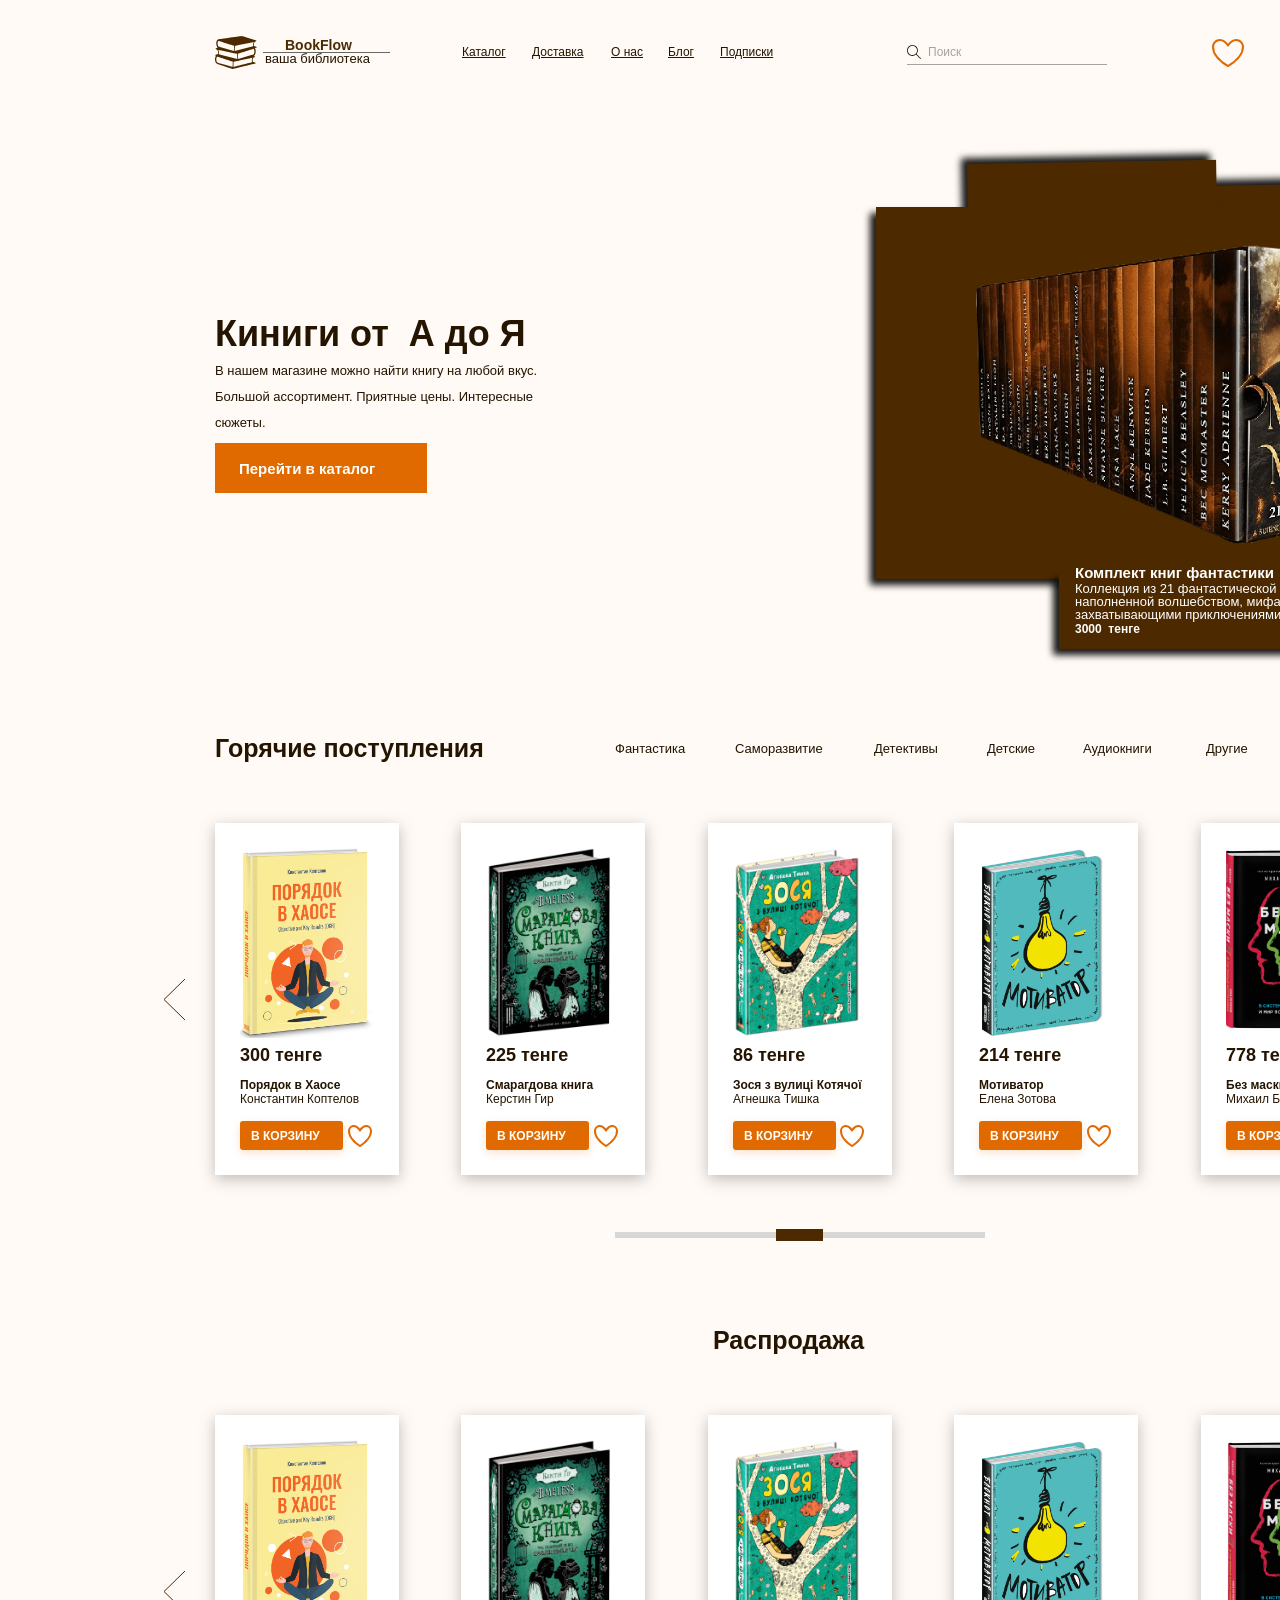
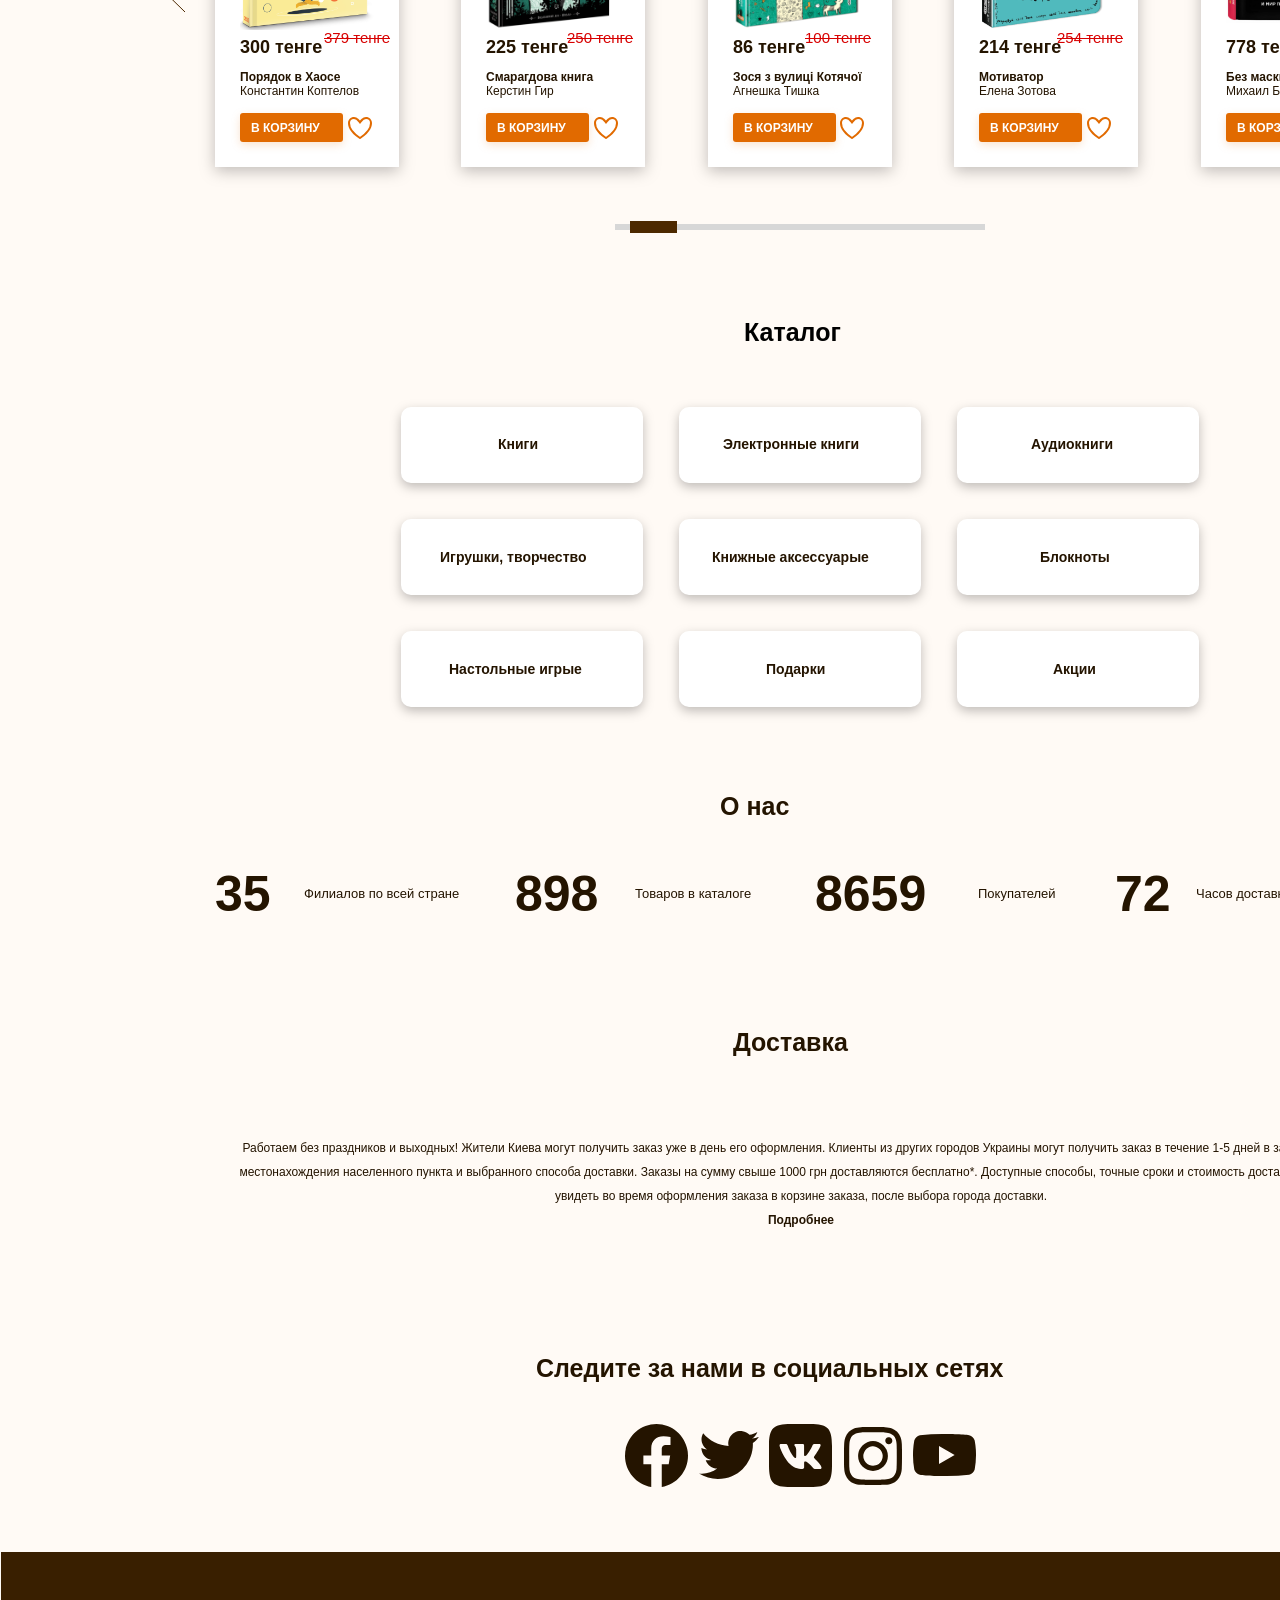
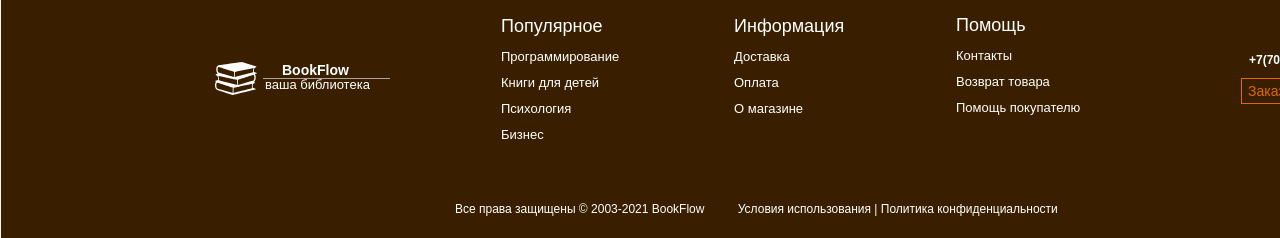
<file: resources/reload.html>
﻿<html>
	<head>
		<title></title>
	</head>
	<body>
	
	<script language="javascript">
	function getUrl() {
      var query = window.location.search.substring(1);
      var vars = query.split("&&&");
      for (var i=0;i<vars.length;i++) {
        var url = vars[i];
        return decodeURI(url).replace("html%23","html#");
      } 
    }

    var rel = '../';
    var url = getUrl();
    if (url.indexOf(":") > 0 && url.indexOf(":") < 10) rel = '';
	self.location.href = rel + url;
	</script>
	
	</body>
</html>
</file>
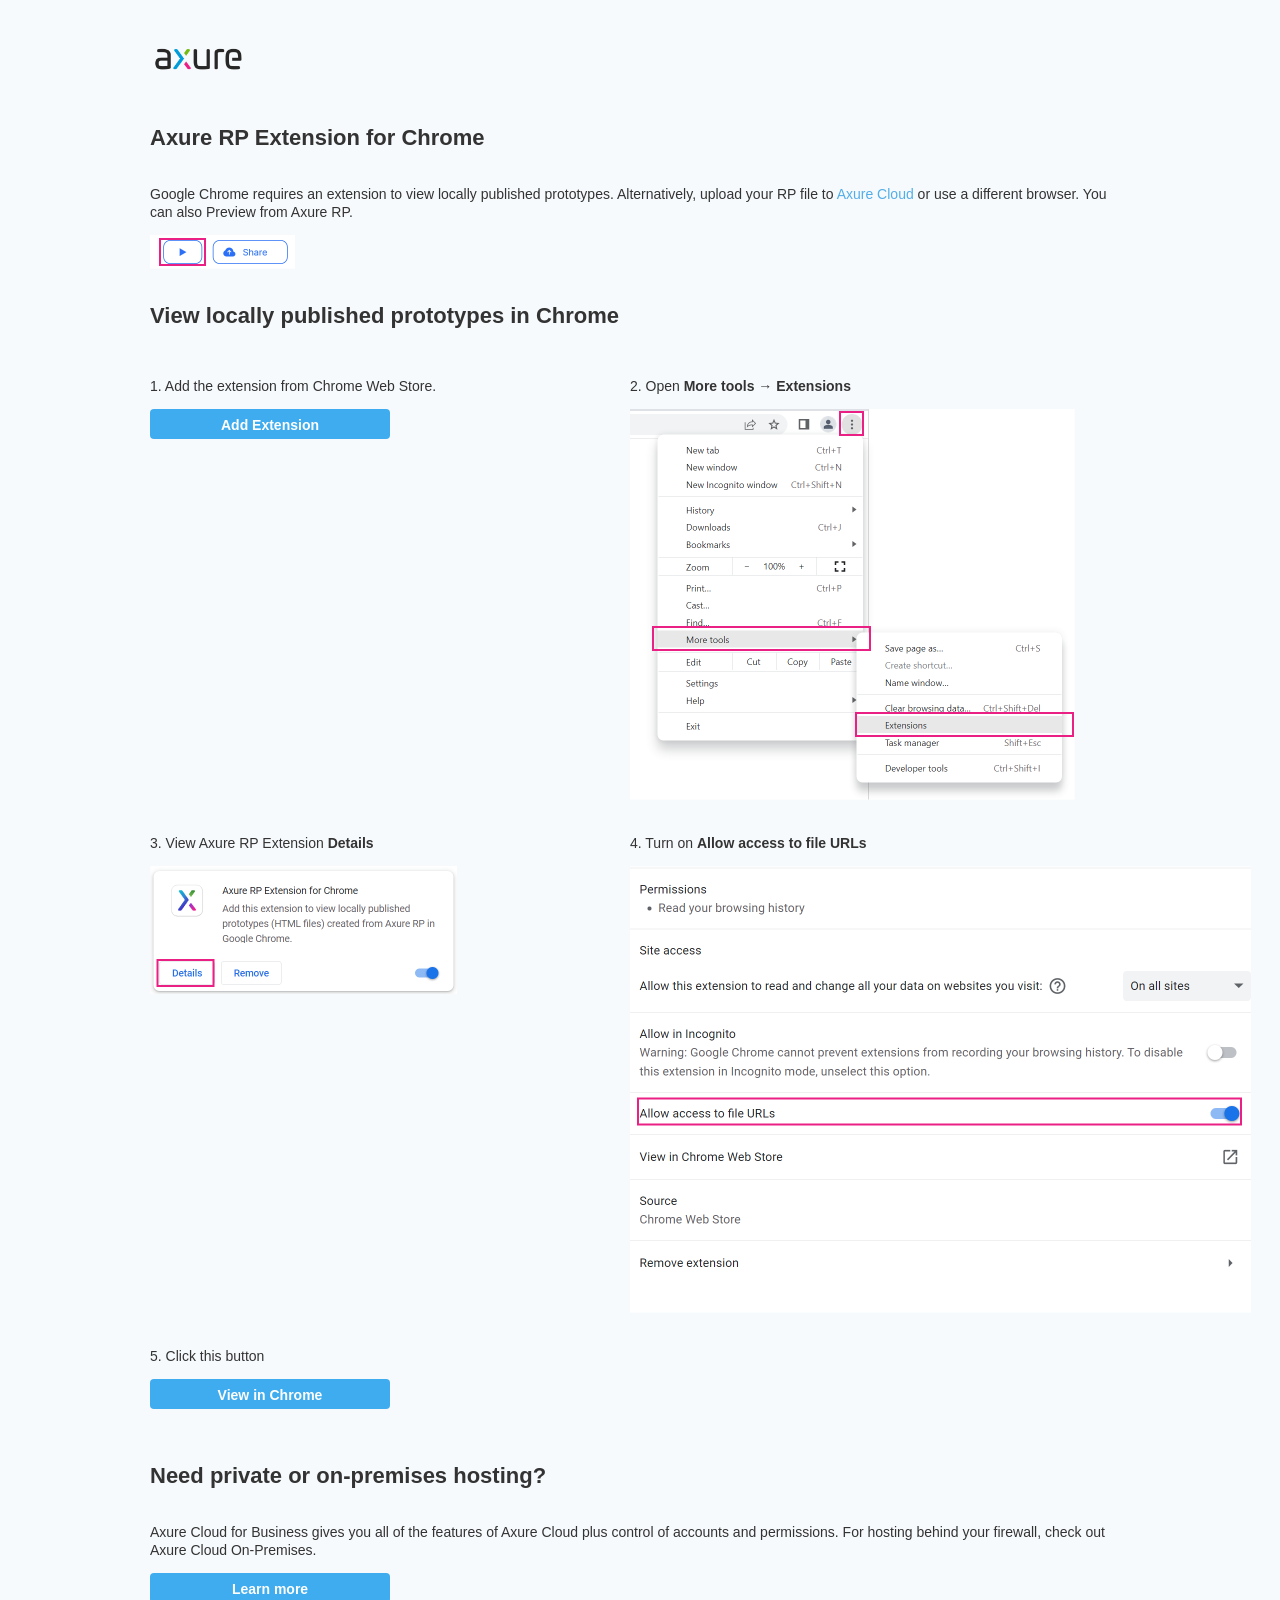
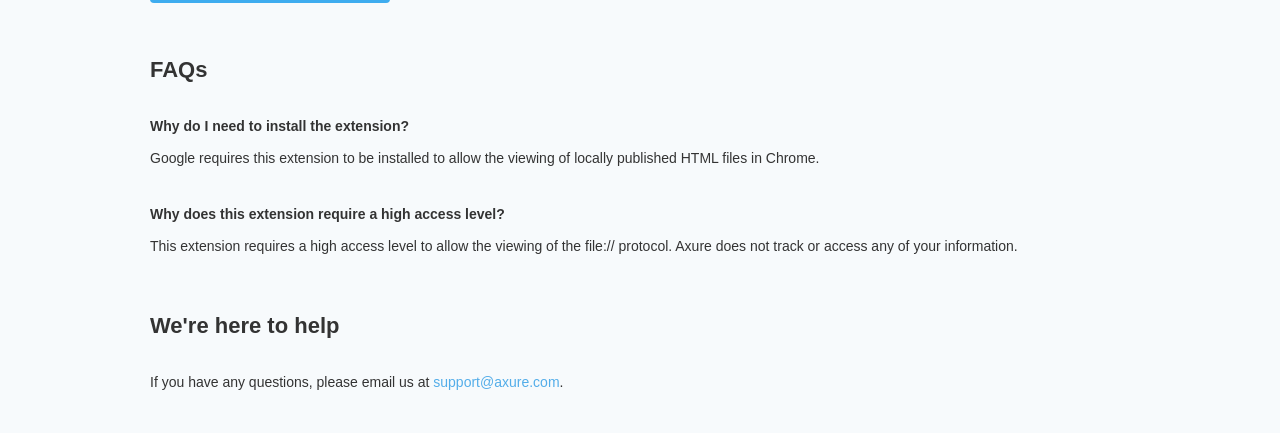
<file: resources/chrome/chrome.html>
﻿<html>
    <head>
        <title>Install the Axure RP Chrome Extension</title>
        <style type="text/css">
            * {
                font-family: "Source Sans Pro", sans-serif;
            }
            body {
                text-align: center;
                background-color: #f7fafc;
                color: #37465e;
            }
            p {
                font-size: 14px;
                line-height: 18px;
                color: #333333;
            }
            div.container {
                width: 980px;
                margin-left: auto;
                margin-right: auto;
                text-align: left;
            }
            a {
                text-decoration: none;
                color: #ffffff;
            }
            .button {
                display: block;
                width: 240px;
                height: 30px;
                padding: 2px 8px 2px 8px;
                border-radius: 4px;
                background-color: #3eacef;
                box-sizing: border-box;
                font-family: "Source Sans Pro SemiBold", "Source Sans Pro", sans-serif;
                font-weight: 600;
                color: #ffffff;
                text-align: center;
                font-size: 14px;
                line-height: 28px;
            }
            a:hover.button {
                background-color: #1482c5;
            }
            div.left {
                width: 400px;
                float: left;
                margin-right: 80px;
            }
            div.right {
                width: 400px;
                float: left;
            }
            div.buttonContainer {
                text-align: center;
            }
            .header {
                font-size: 22px;
                color: #333333;
                line-height: 50px;
                font-weight: bold;
            }
        </style>
    </head>
    <body>
        <div class="container">
            <br />
            <br />
            <img src="axure_logo.png" alt="axure" style="width: 100px" />
            <br />
            <br />
            <p class="header">
                Axure RP Extension for Chrome
            </p>
            <p>
                Google Chrome requires an extension to view locally published prototypes. Alternatively, upload your RP file to <a href="https://www.axure.cloud" style="color: #53ADE9">Axure Cloud</a> or use a different browser. You can also Preview from Axure RP.
</p>
            <img src="preview-rp.png" alt="preview" />
            <p class="header">
                View locally published prototypes in Chrome
            </p>
            <div class="left">
                <p>
                    1. Add the extension from Chrome Web Store.
                </p>
                <div class="buttonContainer">
                    <a class="button" href="https://chrome.google.com/webstore/detail/dogkpdfcklifaemcdfbildhcofnopogp"
                       target="_blank">Add Extension</a>
                </div>
            </div>
            <div class="right">
                <p>
                    2. Open <b>More tools → Extensions</b>
                </p>
                <img src="extensions.png" alt="extensions" />
            </div>
            <div style="clear: both; height: 20px;">&nbsp;</div>
            <div class="left">
                <p>
                    3. View Axure RP Extension <b>Details</b>
                </p>
                <img src="details.png" alt="extension details" />
            </div>
            <div class="right">
                <p>
                    4. Turn on <b>Allow access to file URLs</b>
                </p>
                <img src="allow-access.png" alt="allow access" />
            </div>
            <div style="clear: both; height: 20px;">&nbsp;</div>
            <div class="left">
                <p>
                    5. Click this button
                </p>
                <div class="buttonContainer">
                    <a class="button" href="../../start.html">View in Chrome</a>
                </div>
            </div>
            <div style="clear: both; height: 20px;">
            </div>
            <p class="header">
                Need private or on-premises hosting?
            </p>
            <p>
                Axure Cloud for Business gives you all of the features of Axure Cloud plus control of accounts and permissions. For hosting behind your firewall, check out Axure Cloud On-Premises.
            </p>
            <div class="buttonContainer">
                <a class="button" href="https://www.axure.com/axure-cloud#hosted">Learn more</a>
            </div>
            <div style="clear: both; height: 20px;"></div>
            <p class="header">
                FAQs
            </p>
            <p><b>Why do I need to install the extension?</b></p>
            <p>
                Google requires this extension to be installed to allow the viewing of locally published HTML files in Chrome.
            </p>
            <div style="clear: both; height: 10px;"></div>
            <p>
                <b>Why does this extension require a high access level?</b>
            </p>
            <p>
                This extension requires a high access level to allow the viewing of the file:// protocol. Axure does not track or access any of your information.
            </p>
            <div style="clear: both; height: 10px;"></div>
            <p class="header">
                We're here to help
            </p>
            <p>
                If you have any questions, please email us at <a href="mailto:support@axure.com" style="color: #53ADE9">support@axure.com</a>.
            </p>
            <div style="clear: both; height: 20px;"></div>
        </div>
    </body>
</html>
</file>
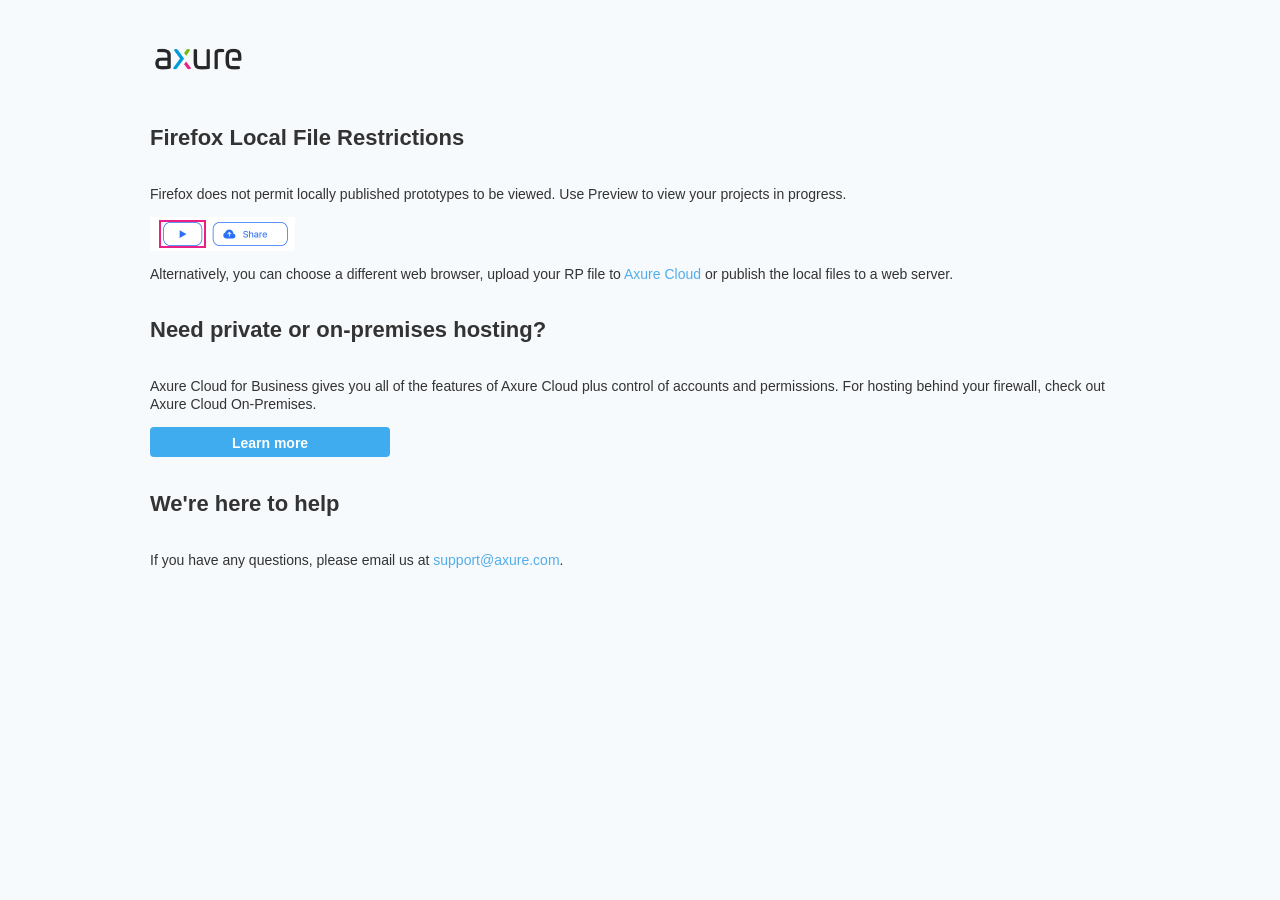
<file: resources/chrome/firefox.html>
<html>
<head>
    <title>Axure RP - Firefox Local File Restrictions</title>
        <style type="text/css">
            * {
                font-family: "Source Sans Pro", sans-serif;
            }

            body {
                text-align: center;
                background-color: #f7fafc;
                color: #37465e;
            }

            p {
                font-size: 14px;
                line-height: 18px;
                color: #333333;
            }

            div.container {
                width: 980px;
                margin-left: auto;
                margin-right: auto;
                text-align: left;
            }

            a {
                text-decoration: none;
                color: #ffffff;
            }

            .button {
                display: block;
                width: 240px;
                height: 30px;
                padding: 2px 8px 2px 8px;
                border-radius: 4px;
                background-color: #3eacef;
                box-sizing: border-box;
                font-family: "Source Sans Pro SemiBold", "Source Sans Pro", sans-serif;
                font-weight: 600;
                color: #ffffff;
                text-align: center;
                font-size: 14px;
                line-height: 28px;
            }

            a:hover.button {
                background-color: #1482c5;
            }

            div.buttonContainer {
                text-align: center;
            }

            .header {
                font-size: 22px;
                color: #333333;
                line-height: 50px;
                font-weight: bold;
            }
        </style>
    </head>
    <body>
        <div class="container">
            <br />
            <br />
            <img src="axure_logo.png" alt="axure" style="width: 100px" />
            <br />
            <br />
            <p class="header">
                Firefox Local File Restrictions
            </p>
            <p>
                Firefox does not permit locally published prototypes to be viewed. Use Preview to view your projects in progress.
            </p>
            <img src="preview-rp.png" alt="preview" />
            <p>
                Alternatively,  you can choose a different web browser, upload your RP file to <a href="https://app.axure.cloud" style="color: #53ADE9">Axure Cloud</a> or publish the local files to a web server.
            </p>
            <p class="header">
                Need private or on-premises hosting?
            </p>
            <p>
                Axure Cloud for Business gives you all of the features of Axure Cloud plus control of accounts and permissions. For hosting behind your firewall, check out Axure Cloud On-Premises.
            </p>
            <div class="buttonContainer">
                <a class="button" href="https://www.axure.com/axure-cloud#hosted">Learn more</a>
            </div>
            <p class="header">
                We're here to help
            </p>
            <p>
                If you have any questions, please email us at <a href="mailto:support@axure.com" style="color: #53ADE9 ">support@axure.com</a>.
            </p>
            <div style="clear: both; height: 20px;"></div>
        </div>
    </body>
</html>
</file>
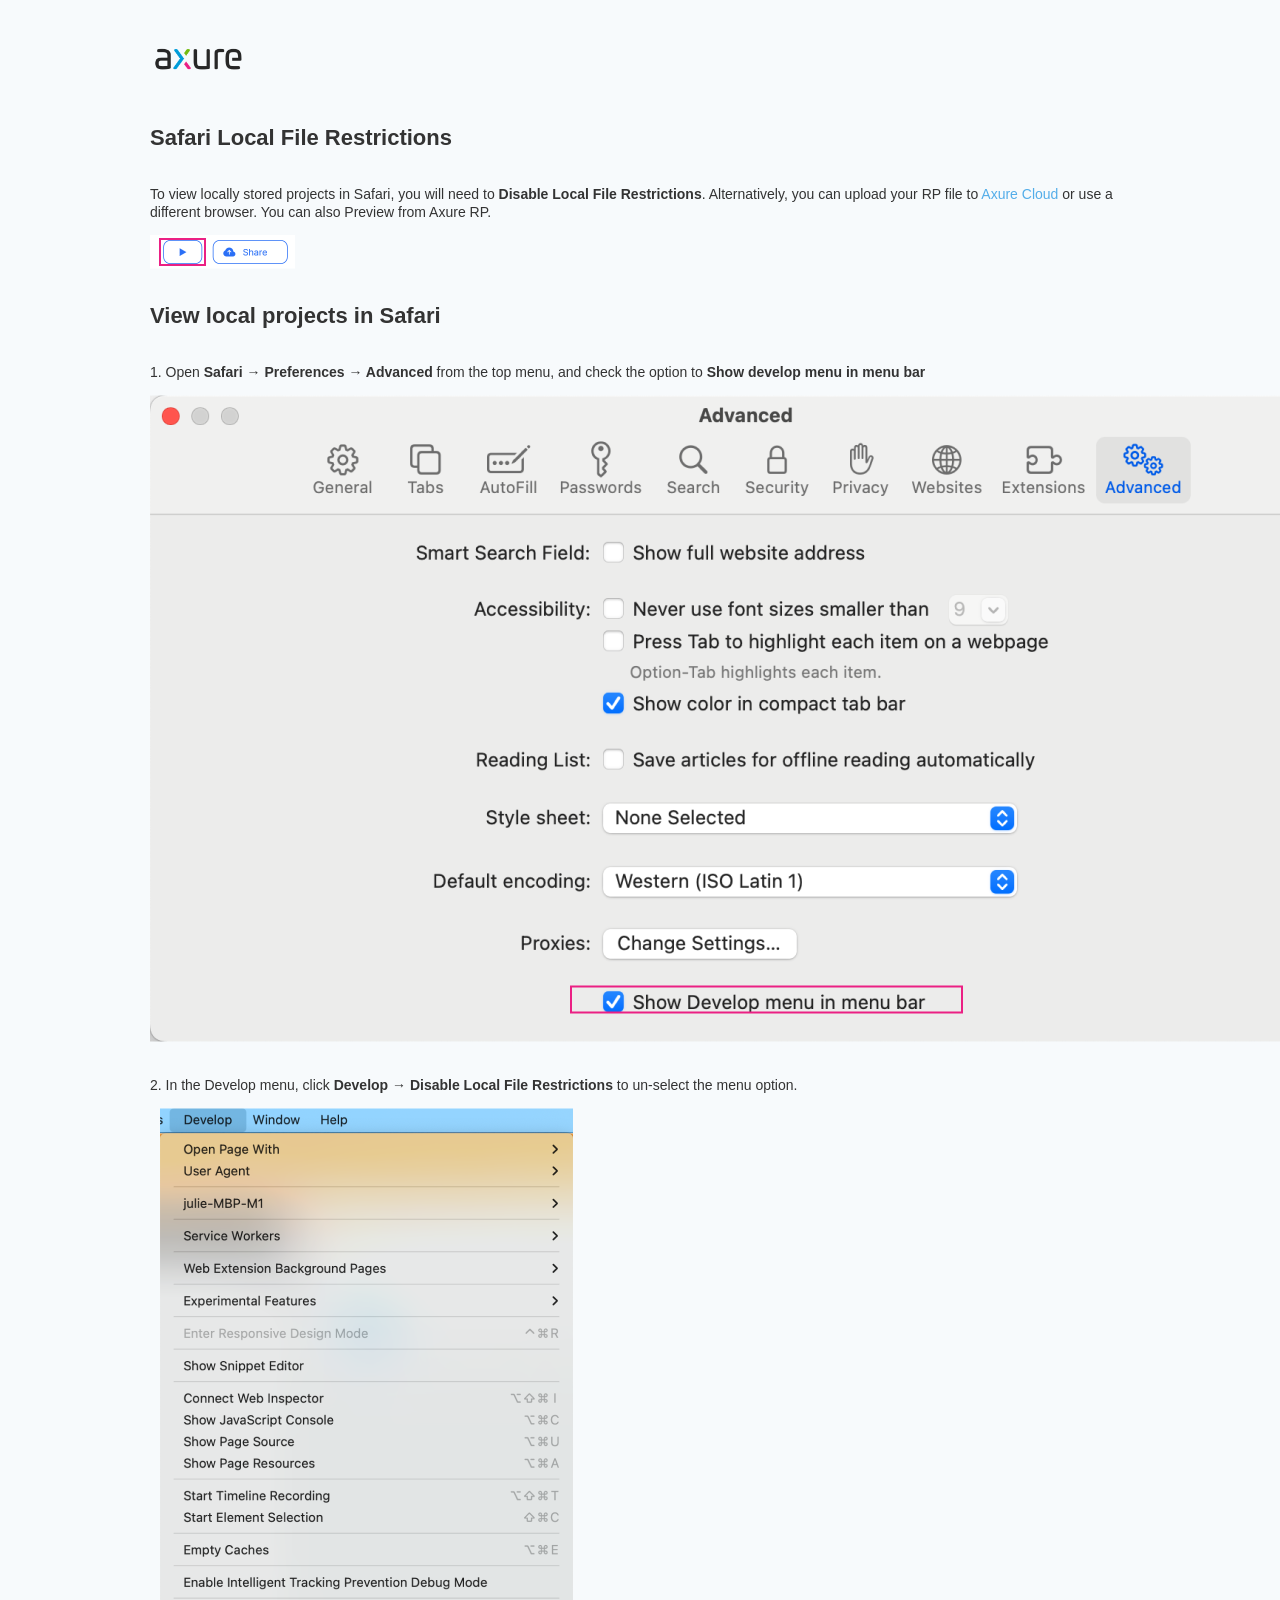
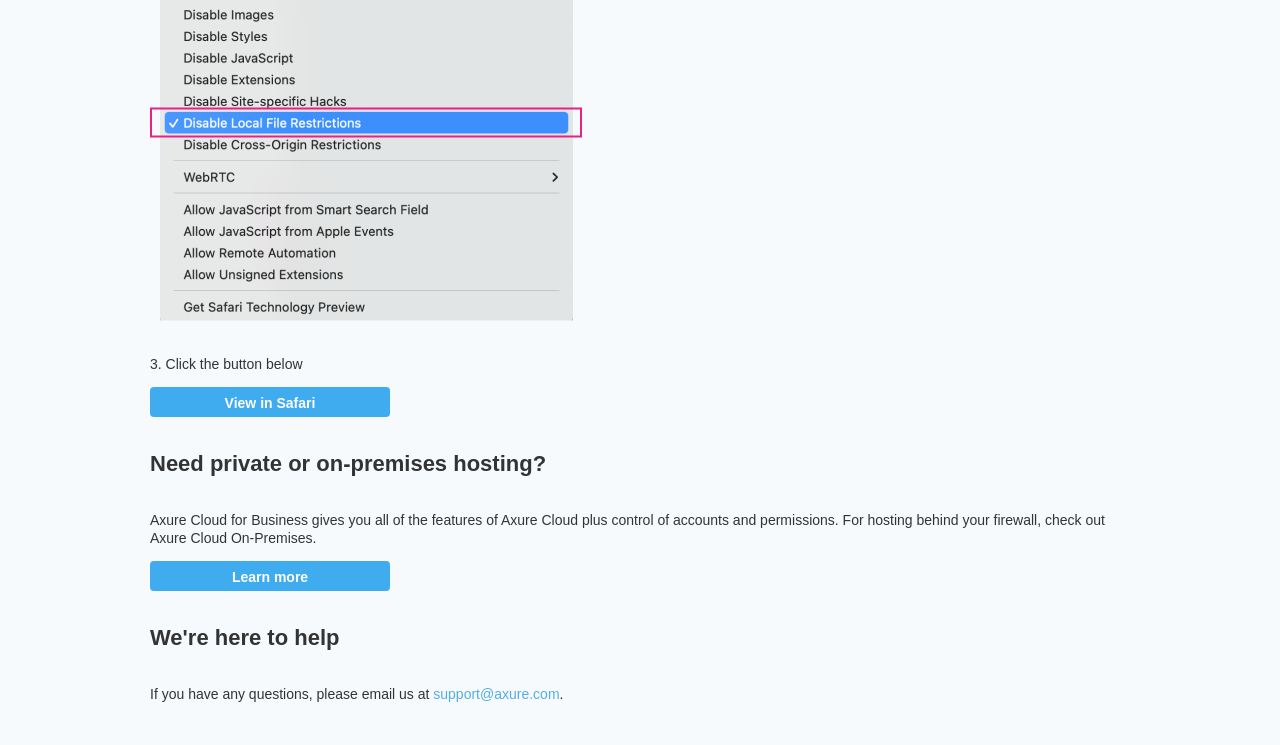
<file: resources/chrome/safari.html>
﻿<html>
    <head>
        <title>Axure RP - Safari Local File Restrictions</title>
        <style type="text/css">
            * {
                font-family: "Source Sans Pro", sans-serif;
            }

            body {
                text-align: center;
                background-color: #f7fafc;
                color: #37465e;
            }

            p {
                font-size: 14px;
                line-height: 18px;
                color: #333333;
            }

            div.container {
                width: 980px;
                margin-left: auto;
                margin-right: auto;
                text-align: left;
            }

            a {
                text-decoration: none;
                color: #ffffff;
            }

            .button {
                display: block;
                width: 240px;
                height: 30px;
                padding: 2px 8px 2px 8px;
                border-radius: 4px;
                background-color: #3eacef;
                box-sizing: border-box;
                font-family: "Source Sans Pro SemiBold", "Source Sans Pro", sans-serif;
                font-weight: 600;
                color: #ffffff;
                text-align: center;
                font-size: 14px;
                line-height: 28px;
            }

            a:hover.button {
                background-color: #1482c5;
            }

            div.buttonContainer {
                text-align: center;
            }

            .header {
                font-size: 22px;
                color: #333333;
                line-height: 50px;
                font-weight: bold;
            }
        </style>
    </head>
    <body>
        <div class="container">
            <br />
            <br />
            <img src="axure_logo.png" alt="axure" style="width: 100px" />
            <br />
            <br />
            <p class="header">
                Safari Local File Restrictions
            </p>
            <p>
                To view locally stored projects in Safari, you will need to <b>Disable Local File Restrictions</b>. Alternatively,
                you can upload your RP file to <a href="https://www.axure.cloud" style="color: #53ADE9">Axure Cloud</a> or use a different browser. You can also Preview from Axure RP.
            </p>
            <img src="preview-rp.png" alt="preview" />
            <p class="header">
                View local projects in Safari
            </p>
            <div>
                <p>
                    1. Open <b>Safari → Preferences → Advanced</b> from the top menu, and check the option to <b>Show develop menu in menu bar</b>
                </p>
                <img src="safari_advanced.png" alt="advanced" />
            </div>
            <div style="clear: both; height: 20px;">&nbsp;</div>
            <div class="">
                <p>
                    2. In the Develop menu, click <b>Develop → Disable Local File Restrictions</b> to un-select the menu option.
                </p>
                <img src="safari_restrictions.png" alt="extensions" />
            </div>
            <div style="clear: both; height: 20px;">&nbsp;</div>
            <p>
                3. Click the button below
            </p>
            <div class="buttonContainer">
                <a class="button" href="../../start.html">View in Safari</a>
            </div>
            <p class="header">
                Need private or on-premises hosting?
            </p>
            <p>
                Axure Cloud for Business gives you all of the features of Axure Cloud plus control of accounts and permissions. For hosting behind your firewall, check out Axure Cloud On-Premises.
            </p>
            <div class="buttonContainer">
                <a class="button" href="https://www.axure.com/axure-cloud#hosted">Learn more</a>
            </div>
            <p class="header">
                We're here to help
            </p>
            <p>
                If you have any questions, please email us at <a href="mailto:support@axure.com" style="color: #53ADE9 ">support@axure.com</a>.
            </p>
            <div style="clear: both; height: 20px;"></div>
        </div>
    </body>
</html>
</file>
<file: resources/css/axure_rp_page.css>
﻿/* so the window resize fires within a frame in IE7 */
html, body {
    height: 100%;
}

#zoomOverlay {
    position: fixed;
    top: 0;
    left: 0;
    width: 100%;
    height: 100%;
}

#dragOverlay {
    position: fixed;
    top: 0;
    left: 0;
    width: 100%;
    height: 100%;
    cursor: grab;
}

#dragOverlay.dragging__start {
    cursor: grabbing;
}

html.hideScroll::-webkit-scrollbar {
    display: none;
}

html.hideScroll {
    -ms-overflow-style: none;
    scrollbar-width: none;
}

.mobileFrameCursor div * {
    cursor: inherit !important;
}

a {
    color: inherit;
}

p {
    margin: 0px;
    text-rendering: optimizeLegibility;
    font-feature-settings: "kern" 1;
    -webkit-font-feature-settings: "kern";
    -moz-font-feature-settings: "kern";
    -moz-font-feature-settings: "kern=1";
    font-kerning: normal;
}

ul {
    margin:0px;
}

iframe {
    background: #FFFFFF;
}

/* to match IE with C, FF */
input {
    padding: 1px 0px 1px 0px;
    box-sizing: border-box;
    -moz-box-sizing: border-box;
}

input[type=text]::-ms-clear {
    width: 0;
    height: 0;
    display: none;
}

textarea {
    margin: 0px;
    box-sizing: border-box;
    -moz-box-sizing: border-box;
}

select option {
    color: initial;
}

.focused:focus, .selectedFocused:focus {
    outline: none;
}

div.intcases {
    font-family: 'Inter';
    font-size: 12px;
    text-align: left;
    border: 1px solid #e2e8f0;
    background: #FFF;
    z-index: 9999;
    visibility: hidden;
    position: absolute;
    padding: 0px;
    border-radius: 4px;
    white-space: pre-wrap;
    overflow-wrap: break-word;
    max-width: 250px;
    box-shadow: 0 4px 6px -1px rgb(0 0 0 / 0.1), 0 2px 4px -2px rgb(0 0 0 / 0.1);
}

div.intcaselink {
    cursor: pointer;
    padding: 3px 8px 3px 8px;
    margin: 5px;
    background: #FFF;
    border: 1px solid #CBD5E1;
    border-radius: 4px;
    color: #1E293B;
}

div.intcaselink:hover {
    background : #e5e7eb66;
}

div.refpageimage {
    position: absolute;
    left: 0px;
    top: 0px;
    font-size: 0px;
    width: 16px;
    height: 16px;
    cursor: pointer;
    background-image: url(images/newwindow.gif);
    background-repeat: no-repeat;
}

div.annnoteimage {
    position: absolute;
    left: 0px;
    top: 0px;
    font-size: 0px;
    /*width: 16px;
    height: 12px;*/
    cursor: help;
    /*background-image: url(images/note.gif);*/
    /*background-repeat: no-repeat;*/
    width: 13px;
    height: 12px;
    padding-top: 1px;
    text-align: center;
    background-color: #138CDD;
    -moz-box-shadow: 1px 1px 3px #aaa;
    -webkit-box-shadow: 1px 1px 3px #aaa;
    box-shadow: 1px 1px 3px #aaa;
}

div.annnoteline {
    display: inline-block;
    width: 9px;
    height: 1px;
    border-bottom: 1px solid white;
    margin-top: 1px;
}

div.annnotelabel {
    /*position: absolute;
    left: 0px;
    top: 0px;*/
    font-family: Helvetica,Arial;
    white-space: nowrap;
    
    padding-top: 1px;
    background-color: #fff849;
    font-size: 10px;
    font-weight: bold;
    line-height: 14px;
    margin-right: 3px;
    padding: 0px 4px;
    color: #000;

    -moz-box-shadow: 1px 1px 3px #aaa;
    -webkit-box-shadow: 1px 1px 3px #aaa;
    box-shadow: 1px 1px 3px #aaa;
}

div.annnote {
    display: flex;
    position: absolute;
    cursor: help;
    line-height: 14px;
}

.annotation {
    font-size: 12px;
    padding-left: 2px;
    margin-bottom: 5px;
}

.annotationName {
    /*font-size: 13px;
    font-weight: bold;
    margin-bottom: 3px;
    white-space: nowrap;*/

    font-family: 'Trebuchet MS';
    font-size: 14px;
    font-weight: bold;
    margin-bottom: 5px;
    white-space: nowrap;
}

.annotationValue {
    font-family: Arial, Helvetica, Sans-Serif;
    font-size: 12px;
    color: #4a4a4a;
    line-height: 21px;
    margin-bottom: 20px;
}

.noteLink {
    text-decoration: inherit;
    color: inherit;
}

.noteLink:hover {
    background-color: white;
}

/* this is a fix for the issue where dialogs jump around and takes the text-align from the body */
.dialogFix {
    position:absolute;
    text-align:left;
    border: 1px solid #8f949a;
}


@keyframes pulsate {
  from {
    box-shadow: 0 0 10px #15d6ba;
  }
  to {
    box-shadow: 0 0 20px #15d6ba;
  }
}

@-webkit-keyframes pulsate {
  from {
    -webkit-box-shadow: 0 0 10px #15d6ba;
    box-shadow: 0 0 10px #15d6ba;
  }
  to {
    -webkit-box-shadow: 0 0 20px #15d6ba;
    box-shadow: 0 0 20px #15d6ba;
  }
}
 
@-moz-keyframes pulsate {
  from {
    -moz-box-shadow: 0 0 10px #15d6ba;
    box-shadow: 0 0 10px #15d6ba;
  }
  to {
    -moz-box-shadow: 0 0 20px #15d6ba;
    box-shadow: 0 0 20px #15d6ba;
  }
}

.legacyPulsateBorder {
    /*border: 5px solid #15d6ba;
    margin: -5px;*/
    -moz-box-shadow: 0 0 10px 3px #75BB43;
    box-shadow: 0 0 10px 3px #75BB43;
}

.pulsateBorder {
  animation-name: pulsate;
  animation-timing-function: ease-in-out;
  animation-duration: 0.9s;
  animation-iteration-count: infinite;
  animation-direction: alternate;
  
  -webkit-animation-name: pulsate;
  -webkit-animation-timing-function: ease-in-out;
  -webkit-animation-duration: 0.9s;
  -webkit-animation-iteration-count: infinite;
  -webkit-animation-direction: alternate;

  -moz-animation-name: pulsate;
  -moz-animation-timing-function: ease-in-out;
  -moz-animation-duration: 0.9s;
  -moz-animation-iteration-count: infinite;
  -moz-animation-direction: alternate;
}

.ax_default_hidden, .ax_default_unplaced{
    display: none;
    visibility: hidden;
}

.widgetNoteSelected {
    -moz-box-shadow: 0 0 10px 3px #1482C5;
    box-shadow: 0 0 10px 3px #1482C5;
    /*-moz-box-shadow: 0 0 20px #3915d6;
    box-shadow: 0 0 20px #3915d6;*/
    /*border: 3px solid #3915d6;*/
    /*margin: -3px;*/
}


.singleImg {
    display: none;
    visibility: hidden;
}

.nopointer {
    pointer-events: none;
}

.nopointer > * {
    pointer-events: auto;
}

.bgImg {
    background-repeat: no-repeat;
    background-size: 100% 100%;
}

.transition * {
    transition: inherit;
}

.notrs, .notrs * {
    transition: none !important;
}

.nocrntl {
    border-top-left-radius : 0px !important;
}

.nocrntr {
    border-top-right-radius : 0px !important;
}

.nocrnbr {
    border-bottom-right-radius : 0px !important;
}

.nocrnbl {
    border-bottom-left-radius : 0px !important;
}

object.img {
    pointer-events: none;
    user-select: none;
}

.selected .btn_check {
    display:inherit;
}

.btn_check {
    display: none;
}

#ios-safari {
    overflow: auto;
    -webkit-overflow-scrolling: touch;
}

#ios-safari-html {
    display: block;
    overflow: auto;
    -webkit-overflow-scrolling: touch;
    position: absolute;
    top: 0;
    left: 0;
    right: 0;
    bottom: 0;
}

#ios-safari-fixed {
    position: absolute;
    pointer-events: none;
    width: initial;
}

#ios-safari-fixed div {
    pointer-events: auto;
}
</file>
<file: data/styles.css>
﻿.ax_default {
  font-family:"Arial Обычный", "Arial", sans-serif;
  font-weight:400;
  font-style:normal;
  font-size:13px;
  letter-spacing:normal;
  color:#333333;
  vertical-align:none;
  text-align:center;
  line-height:normal;
  text-transform:none;
}
.shape {
}
.heading_1 {
  font-family:"Arial Обычный", "Arial", sans-serif;
  font-weight:bold;
  font-style:normal;
  font-size:32px;
  text-align:left;
}
.heading_2 {
  font-family:"Arial Обычный", "Arial", sans-serif;
  font-weight:bold;
  font-style:normal;
  font-size:24px;
  text-align:left;
}
.heading_3 {
  font-family:"Arial Обычный", "Arial", sans-serif;
  font-weight:bold;
  font-style:normal;
  font-size:18px;
  text-align:left;
}
.heading_4 {
  font-family:"Arial Обычный", "Arial", sans-serif;
  font-weight:bold;
  font-style:normal;
  font-size:14px;
  text-align:left;
}
.heading_5 {
  font-family:"Arial Обычный", "Arial", sans-serif;
  font-weight:bold;
  font-style:normal;
  text-align:left;
}
.heading_6 {
  font-family:"Arial Обычный", "Arial", sans-serif;
  font-weight:bold;
  font-style:normal;
  font-size:10px;
  text-align:left;
}
.paragraph {
  text-align:left;
}
.form_hint {
  color:#999999;
}
.form_disabled {
}
.flow_shape {
}
textarea, select, input, button, div, svg { outline: none; }
</file>
<file: files/главная/styles.css>
﻿body {
  margin:0px;
  background-image:none;
  position:relative;
  left:-0px;
  width:1601px;
  margin-left:auto;
  margin-right:auto;
  text-align:left;
}
.form_sketch {
  border-color:transparent;
  background-color:transparent;
}
#base {
  position:absolute;
  z-index:0;
}
#u0 {
  border-width:0px;
  position:absolute;
  left:0px;
  top:0px;
  width:0px;
  height:0px;
}
#u1_div {
  border-width:0px;
  position:absolute;
  left:0px;
  top:0px;
  width:1600px;
  height:3438px;
  background:inherit;
  background-color:rgba(255, 250, 245, 1);
  border-radius:0px;
  filter:drop-shadow(none);
  transition:none;
}
#u1 {
  border-width:0px;
  position:absolute;
  left:0px;
  top:0px;
  width:1600px;
  height:3438px;
  display:flex;
  transition:none;
  transform-origin:50% 50%;
}
#u1 .text {
  position:absolute;
  align-self:center;
  padding:0px 0px 0px 0px;
  box-sizing:border-box;
  width:100%;
}
#u1_text {
  border-width:0px;
  word-wrap:break-word;
  text-transform:none;
  visibility:hidden;
}
#u2 {
  border-width:0px;
  position:absolute;
  left:0px;
  top:0px;
  width:0px;
  height:0px;
}
#u3 {
  border-width:0px;
  position:absolute;
  left:0px;
  top:0px;
  width:0px;
  height:0px;
}
#u4 {
  border-width:0px;
  position:absolute;
  left:0px;
  top:0px;
  width:0px;
  height:0px;
}
#u5_div {
  border-width:0px;
  position:absolute;
  left:0px;
  top:0px;
  width:83px;
  height:10px;
  background:inherit;
  background-color:rgba(255, 255, 255, 0);
  border-radius:0px;
  filter:drop-shadow(none);
  transition:none;
  font-family:"Montserrat Black", "Montserrat", sans-serif;
  font-weight:900;
  font-style:normal;
  font-size:14px;
  color:#4D2900;
  text-align:left;
}
#u5 {
  border-width:0px;
  position:absolute;
  left:285px;
  top:40px;
  width:83px;
  height:10px;
  display:flex;
  transition:none;
  transform-origin:50% 50%;
  font-family:"Montserrat Black", "Montserrat", sans-serif;
  font-weight:900;
  font-style:normal;
  font-size:14px;
  color:#4D2900;
  text-align:left;
}
#u5 .text {
  position:absolute;
  align-self:center;
  padding:0px 0px 0px 0px;
  box-sizing:border-box;
  width:100%;
}
#u5_text {
  border-width:0px;
  word-wrap:break-word;
  text-transform:none;
}
#u6_div {
  border-width:0px;
  position:absolute;
  left:0px;
  top:0px;
  width:120px;
  height:9px;
  background:inherit;
  background-color:rgba(255, 255, 255, 0);
  border-radius:0px;
  filter:drop-shadow(none);
  transition:none;
  font-family:"Montserrat", sans-serif;
  font-weight:400;
  font-style:normal;
  color:#241400;
  text-align:left;
  line-height:26px;
}
#u6 {
  border-width:0px;
  position:absolute;
  left:265px;
  top:54px;
  width:120px;
  height:9px;
  display:flex;
  transition:none;
  transform-origin:50% 50%;
  font-family:"Montserrat", sans-serif;
  font-weight:400;
  font-style:normal;
  color:#241400;
  text-align:left;
  line-height:26px;
}
#u6 .text {
  position:absolute;
  align-self:center;
  padding:0px 0px 0px 0px;
  box-sizing:border-box;
  width:100%;
}
#u6_text {
  border-width:0px;
  word-wrap:break-word;
  text-transform:none;
}
#u7 {
  border-width:0px;
  position:absolute;
  left:263px;
  top:52px;
  width:127px;
  height:1px;
  display:flex;
  transition:none;
}
#u7 .text {
  position:absolute;
  align-self:center;
  padding:0px 0px 0px 0px;
  box-sizing:border-box;
  width:100%;
}
#u7_img {
  border-width:0px;
  position:absolute;
  left:0px;
  top:0px;
  width:128px;
  height:2px;
}
#u7_text {
  border-width:0px;
  word-wrap:break-word;
  text-transform:none;
  visibility:hidden;
}
#u8 {
  border-width:0px;
  position:absolute;
  left:215px;
  top:31px;
  width:42px;
  height:42px;
}
#u8_state0 {
  border-width:0px;
  position:absolute;
  left:0px;
  top:0px;
  width:42px;
  height:42px;
  -ms-overflow-x:hidden;
  overflow-x:hidden;
  -ms-overflow-y:hidden;
  overflow-y:hidden;
  background-image:none;
  border-radius:0px;
  -moz-box-shadow:none;
  -webkit-box-shadow:none;
  box-shadow:none;
}
#u8_state0_content {
  border-width:0px;
  position:absolute;
  left:0px;
  top:0px;
  width:1px;
  height:1px;
}
#u9 {
  border-width:0px;
  position:absolute;
  left:0px;
  top:0px;
  width:0px;
  height:0px;
}
#u10 {
  border-width:0px;
  position:absolute;
  left:0px;
  top:0px;
  width:0px;
  height:0px;
}
#u11 {
  border-width:0px;
  position:absolute;
  left:0px;
  top:5px;
  width:42px;
  height:33px;
  display:flex;
  transition:none;
}
#u11 .text {
  position:absolute;
  align-self:center;
  padding:0px 0px 0px 0px;
  box-sizing:border-box;
  width:100%;
}
#u11_img {
  border-width:0px;
  position:absolute;
  left:0px;
  top:0px;
  width:42px;
  height:33px;
}
#u11_text {
  border-width:0px;
  word-wrap:break-word;
  text-transform:none;
  visibility:hidden;
}
#u12 {
  border-width:0px;
  position:absolute;
  left:462px;
  top:40px;
  width:325px;
  height:24px;
}
#u12_state0 {
  border-width:0px;
  position:absolute;
  left:0px;
  top:0px;
  width:325px;
  height:24px;
  -ms-overflow-x:hidden;
  overflow-x:hidden;
  -ms-overflow-y:hidden;
  overflow-y:hidden;
  background-image:none;
  border-radius:0px;
  -moz-box-shadow:none;
  -webkit-box-shadow:none;
  box-shadow:none;
}
#u12_state0_content {
  border-width:0px;
  position:absolute;
  left:0px;
  top:0px;
  width:1px;
  height:1px;
}
#u13_div {
  border-width:0px;
  position:absolute;
  left:0px;
  top:0px;
  width:41px;
  height:24px;
  background:inherit;
  background-color:rgba(255, 255, 255, 0);
  border-radius:0px;
  filter:drop-shadow(none);
  transition:none;
  font-family:"Montserrat", sans-serif;
  font-weight:400;
  font-style:normal;
  font-size:12px;
  color:#241400;
  text-align:left;
  line-height:24px;
}
#u13 {
  border-width:0px;
  position:absolute;
  left:0px;
  top:0px;
  width:41px;
  height:24px;
  display:flex;
  transition:none;
  transform-origin:50% 50%;
  font-family:"Montserrat", sans-serif;
  font-weight:400;
  font-style:normal;
  font-size:12px;
  color:#241400;
  text-align:left;
  line-height:24px;
}
#u13 .text {
  position:absolute;
  align-self:center;
  padding:0px 0px 0px 0px;
  box-sizing:border-box;
  width:100%;
}
#u13_text {
  border-width:0px;
  word-wrap:break-word;
  text-transform:none;
  visibility:hidden;
}
#u14_div {
  border-width:0px;
  position:absolute;
  left:0px;
  top:0px;
  width:49px;
  height:24px;
  background:inherit;
  background-color:rgba(255, 255, 255, 0);
  border-radius:0px;
  filter:drop-shadow(none);
  transition:none;
  font-family:"Montserrat", sans-serif;
  font-weight:400;
  font-style:normal;
  font-size:12px;
  color:#241400;
  text-align:left;
  line-height:24px;
}
#u14 {
  border-width:0px;
  position:absolute;
  left:0px;
  top:0px;
  width:49px;
  height:24px;
  display:flex;
  transition:none;
  transform-origin:50% 50%;
  font-family:"Montserrat", sans-serif;
  font-weight:400;
  font-style:normal;
  font-size:12px;
  color:#241400;
  text-align:left;
  line-height:24px;
}
#u14 .text {
  position:absolute;
  align-self:center;
  padding:0px 0px 0px 0px;
  box-sizing:border-box;
  width:100%;
}
#u14_text {
  border-width:0px;
  word-wrap:break-word;
  text-transform:none;
}
#u15_div {
  border-width:0px;
  position:absolute;
  left:0px;
  top:0px;
  width:58px;
  height:24px;
  background:inherit;
  background-color:rgba(255, 255, 255, 0);
  border-radius:0px;
  filter:drop-shadow(none);
  transition:none;
  font-family:"Montserrat", sans-serif;
  font-weight:400;
  font-style:normal;
  font-size:12px;
  color:#241400;
  text-align:left;
  line-height:24px;
}
#u15 {
  border-width:0px;
  position:absolute;
  left:70px;
  top:0px;
  width:58px;
  height:24px;
  display:flex;
  transition:none;
  transform-origin:50% 50%;
  font-family:"Montserrat", sans-serif;
  font-weight:400;
  font-style:normal;
  font-size:12px;
  color:#241400;
  text-align:left;
  line-height:24px;
}
#u15 .text {
  position:absolute;
  align-self:center;
  padding:0px 0px 0px 0px;
  box-sizing:border-box;
  width:100%;
}
#u15_text {
  border-width:0px;
  word-wrap:break-word;
  text-transform:none;
}
#u16_div {
  border-width:0px;
  position:absolute;
  left:0px;
  top:0px;
  width:36px;
  height:24px;
  background:inherit;
  background-color:rgba(255, 255, 255, 0);
  border-radius:0px;
  filter:drop-shadow(none);
  transition:none;
  font-family:"Montserrat", sans-serif;
  font-weight:400;
  font-style:normal;
  font-size:12px;
  color:#241400;
  text-align:left;
  line-height:24px;
}
#u16 {
  border-width:0px;
  position:absolute;
  left:149px;
  top:0px;
  width:36px;
  height:24px;
  display:flex;
  transition:none;
  transform-origin:50% 50%;
  font-family:"Montserrat", sans-serif;
  font-weight:400;
  font-style:normal;
  font-size:12px;
  color:#241400;
  text-align:left;
  line-height:24px;
}
#u16 .text {
  position:absolute;
  align-self:center;
  padding:0px 0px 0px 0px;
  box-sizing:border-box;
  width:100%;
}
#u16_text {
  border-width:0px;
  word-wrap:break-word;
  text-transform:none;
}
#u17_div {
  border-width:0px;
  position:absolute;
  left:0px;
  top:0px;
  width:30px;
  height:24px;
  background:inherit;
  background-color:rgba(255, 255, 255, 0);
  border-radius:0px;
  filter:drop-shadow(none);
  transition:none;
  font-family:"Montserrat", sans-serif;
  font-weight:400;
  font-style:normal;
  font-size:12px;
  color:#241400;
  text-align:left;
  line-height:24px;
}
#u17 {
  border-width:0px;
  position:absolute;
  left:206px;
  top:0px;
  width:30px;
  height:24px;
  display:flex;
  transition:none;
  transform-origin:50% 50%;
  font-family:"Montserrat", sans-serif;
  font-weight:400;
  font-style:normal;
  font-size:12px;
  color:#241400;
  text-align:left;
  line-height:24px;
}
#u17 .text {
  position:absolute;
  align-self:center;
  padding:0px 0px 0px 0px;
  box-sizing:border-box;
  width:100%;
}
#u17_text {
  border-width:0px;
  word-wrap:break-word;
  text-transform:none;
}
#u18_div {
  border-width:0px;
  position:absolute;
  left:0px;
  top:0px;
  width:73px;
  height:24px;
  background:inherit;
  background-color:rgba(255, 255, 255, 0);
  border-radius:0px;
  filter:drop-shadow(none);
  transition:none;
  font-family:"Montserrat", sans-serif;
  font-weight:400;
  font-style:normal;
  font-size:12px;
  color:#241400;
  text-align:left;
  line-height:24px;
}
#u18 {
  border-width:0px;
  position:absolute;
  left:258px;
  top:0px;
  width:73px;
  height:24px;
  display:flex;
  transition:none;
  transform-origin:50% 50%;
  font-family:"Montserrat", sans-serif;
  font-weight:400;
  font-style:normal;
  font-size:12px;
  color:#241400;
  text-align:left;
  line-height:24px;
}
#u18 .text {
  position:absolute;
  align-self:center;
  padding:0px 0px 0px 0px;
  box-sizing:border-box;
  width:100%;
}
#u18_text {
  border-width:0px;
  word-wrap:break-word;
  text-transform:none;
}
#u19 {
  border-width:0px;
  position:absolute;
  left:0px;
  top:0px;
  width:0px;
  height:0px;
}
#u20_div {
  border-width:0px;
  position:absolute;
  left:0px;
  top:0px;
  width:74px;
  height:16px;
  background:inherit;
  background-color:rgba(255, 255, 255, 0);
  border-radius:0px;
  filter:drop-shadow(none);
  transition:none;
  font-family:"Roboto", sans-serif;
  font-weight:400;
  font-style:normal;
  font-size:14px;
  color:#241400;
  text-align:left;
}
#u20 {
  border-width:0px;
  position:absolute;
  left:1304px;
  top:45px;
  width:74px;
  height:16px;
  display:flex;
  transition:none;
  transform-origin:50% 50%;
  font-family:"Roboto", sans-serif;
  font-weight:400;
  font-style:normal;
  font-size:14px;
  color:#241400;
  text-align:left;
}
#u20 .text {
  position:absolute;
  align-self:center;
  padding:0px 0px 0px 0px;
  box-sizing:border-box;
  width:100%;
}
#u20_text {
  border-width:0px;
  word-wrap:break-word;
  text-transform:none;
}
#u21 {
  border-width:0px;
  position:absolute;
  left:1379px;
  top:52px;
  width:9px;
  height:5px;
  display:flex;
  transition:none;
}
#u21 .text {
  position:absolute;
  align-self:center;
  padding:0px 0px 0px 0px;
  box-sizing:border-box;
  width:100%;
}
#u21_img {
  border-width:0px;
  position:absolute;
  left:0px;
  top:0px;
  width:9px;
  height:5px;
}
#u21_text {
  border-width:0px;
  word-wrap:break-word;
  text-transform:none;
  visibility:hidden;
}
#u22 {
  border-width:0px;
  position:absolute;
  left:1209px;
  top:34px;
  width:38px;
  height:38px;
}
#u22_state0 {
  border-width:0px;
  position:absolute;
  left:0px;
  top:0px;
  width:38px;
  height:38px;
  -ms-overflow-x:hidden;
  overflow-x:hidden;
  -ms-overflow-y:hidden;
  overflow-y:hidden;
  background-image:none;
  border-radius:0px;
  -moz-box-shadow:none;
  -webkit-box-shadow:none;
  box-shadow:none;
}
#u22_state0_content {
  border-width:0px;
  position:absolute;
  left:0px;
  top:0px;
  width:1px;
  height:1px;
}
#u23 {
  border-width:0px;
  position:absolute;
  left:0px;
  top:0px;
  width:0px;
  height:0px;
}
#u24 {
  border-width:0px;
  position:absolute;
  left:3px;
  top:5px;
  width:32px;
  height:28px;
  display:flex;
  transition:none;
}
#u24 .text {
  position:absolute;
  align-self:center;
  padding:0px 0px 0px 0px;
  box-sizing:border-box;
  width:100%;
}
#u24_img {
  border-width:0px;
  position:absolute;
  left:0px;
  top:0px;
  width:32px;
  height:28px;
}
#u24_text {
  border-width:0px;
  word-wrap:break-word;
  text-transform:none;
  visibility:hidden;
}
#u25 {
  border-width:0px;
  position:absolute;
  left:0px;
  top:0px;
  width:0px;
  height:0px;
}
#u26_div {
  border-width:0px;
  position:absolute;
  left:0px;
  top:0px;
  width:40px;
  height:24px;
  background:inherit;
  background-color:rgba(255, 255, 255, 0);
  border-radius:0px;
  filter:drop-shadow(none);
  transition:none;
  font-family:"Montserrat", sans-serif;
  font-weight:400;
  font-style:normal;
  font-size:12px;
  color:rgba(0, 0, 0, 0.34901960784313724);
  text-align:left;
  line-height:24px;
}
#u26 {
  border-width:0px;
  position:absolute;
  left:928px;
  top:40px;
  width:40px;
  height:24px;
  display:flex;
  transition:none;
  transform-origin:50% 50%;
  font-family:"Montserrat", sans-serif;
  font-weight:400;
  font-style:normal;
  font-size:12px;
  color:rgba(0, 0, 0, 0.34901960784313724);
  text-align:left;
  line-height:24px;
}
#u26 .text {
  position:absolute;
  align-self:center;
  padding:0px 0px 0px 0px;
  box-sizing:border-box;
  width:100%;
}
#u26_text {
  border-width:0px;
  word-wrap:break-word;
  text-transform:none;
}
#u27 {
  border-width:0px;
  position:absolute;
  left:907px;
  top:45px;
  width:14px;
  height:14px;
}
#u27_state0 {
  border-width:0px;
  position:absolute;
  left:0px;
  top:0px;
  width:14px;
  height:14px;
  -ms-overflow-x:hidden;
  overflow-x:hidden;
  -ms-overflow-y:hidden;
  overflow-y:hidden;
  background-image:none;
  border-radius:0px;
  -moz-box-shadow:none;
  -webkit-box-shadow:none;
  box-shadow:none;
}
#u27_state0_content {
  border-width:0px;
  position:absolute;
  left:0px;
  top:0px;
  width:1px;
  height:1px;
}
#u28 {
  border-width:0px;
  position:absolute;
  left:0px;
  top:0px;
  width:14px;
  height:14px;
  display:flex;
  transition:none;
}
#u28 .text {
  position:absolute;
  align-self:center;
  padding:0px 0px 0px 0px;
  box-sizing:border-box;
  width:100%;
}
#u28_img {
  border-width:0px;
  position:absolute;
  left:0px;
  top:0px;
  width:14px;
  height:14px;
}
#u28_text {
  border-width:0px;
  word-wrap:break-word;
  text-transform:none;
  visibility:hidden;
}
#u29 {
  border-width:0px;
  position:absolute;
  left:907px;
  top:64px;
  width:200px;
  height:1px;
  display:flex;
  transition:none;
}
#u29 .text {
  position:absolute;
  align-self:center;
  padding:0px 0px 0px 0px;
  box-sizing:border-box;
  width:100%;
}
#u29_img {
  border-width:0px;
  position:absolute;
  left:0px;
  top:0px;
  width:201px;
  height:2px;
}
#u29_text {
  border-width:0px;
  word-wrap:break-word;
  text-transform:none;
  visibility:hidden;
}
#u30 {
  border-width:0px;
  position:absolute;
  left:0px;
  top:0px;
  width:0px;
  height:0px;
}
#u31_div {
  border-width:0px;
  position:absolute;
  left:0px;
  top:0px;
  width:467px;
  height:33px;
  background:inherit;
  background-color:rgba(255, 255, 255, 0);
  border-radius:0px;
  filter:drop-shadow(none);
  transition:none;
  font-family:"Montserrat Black", "Montserrat", sans-serif;
  font-weight:900;
  font-style:normal;
  font-size:36px;
  color:#241400;
  text-align:left;
  line-height:71px;
}
#u31 {
  border-width:0px;
  position:absolute;
  left:215px;
  top:317px;
  width:467px;
  height:33px;
  display:flex;
  transition:none;
  transform-origin:50% 50%;
  font-family:"Montserrat Black", "Montserrat", sans-serif;
  font-weight:900;
  font-style:normal;
  font-size:36px;
  color:#241400;
  text-align:left;
  line-height:71px;
}
#u31 .text {
  position:absolute;
  align-self:center;
  padding:0px 0px 0px 0px;
  box-sizing:border-box;
  width:100%;
}
#u31_text {
  border-width:0px;
  word-wrap:break-word;
  text-transform:none;
}
#u32_div {
  border-width:0px;
  position:absolute;
  left:0px;
  top:0px;
  width:370px;
  height:61px;
  background:inherit;
  background-color:rgba(255, 255, 255, 0);
  border-radius:0px;
  filter:drop-shadow(none);
  transition:none;
  font-family:"Montserrat", sans-serif;
  font-weight:400;
  font-style:normal;
  color:#241400;
  text-align:left;
  line-height:26px;
}
#u32 {
  border-width:0px;
  position:absolute;
  left:215px;
  top:366px;
  width:370px;
  height:61px;
  display:flex;
  transition:none;
  transform-origin:50% 50%;
  font-family:"Montserrat", sans-serif;
  font-weight:400;
  font-style:normal;
  color:#241400;
  text-align:left;
  line-height:26px;
}
#u32 .text {
  position:absolute;
  align-self:center;
  padding:0px 0px 0px 0px;
  box-sizing:border-box;
  width:100%;
}
#u32_text {
  border-width:0px;
  word-wrap:break-word;
  text-transform:none;
}
#u33 {
  border-width:0px;
  position:absolute;
  left:0px;
  top:0px;
  width:0px;
  height:0px;
}
#u34_div {
  border-width:0px;
  position:absolute;
  left:0px;
  top:0px;
  width:212px;
  height:50px;
  background:inherit;
  background-color:rgba(225, 106, 0, 1);
  border-radius:0px;
  filter:drop-shadow(none);
  transition:none;
}
#u34 {
  border-width:0px;
  position:absolute;
  left:215px;
  top:443px;
  width:212px;
  height:50px;
  display:flex;
  transition:none;
  transform-origin:50% 50%;
}
#u34 .text {
  position:absolute;
  align-self:center;
  padding:0px 0px 0px 0px;
  box-sizing:border-box;
  width:100%;
}
#u34_text {
  border-width:0px;
  word-wrap:break-word;
  text-transform:none;
  visibility:hidden;
}
#u35_div {
  border-width:0px;
  position:absolute;
  left:0px;
  top:0px;
  width:164px;
  height:29px;
  background:inherit;
  background-color:rgba(255, 255, 255, 0);
  border-radius:0px;
  filter:drop-shadow(none);
  transition:none;
  font-family:"Montserrat Black", "Montserrat", sans-serif;
  font-weight:900;
  font-style:normal;
  font-size:15px;
  color:#FFFFFF;
  text-align:left;
  line-height:29px;
}
#u35 {
  border-width:0px;
  position:absolute;
  left:239px;
  top:454px;
  width:164px;
  height:29px;
  display:flex;
  transition:none;
  transform-origin:50% 50%;
  font-family:"Montserrat Black", "Montserrat", sans-serif;
  font-weight:900;
  font-style:normal;
  font-size:15px;
  color:#FFFFFF;
  text-align:left;
  line-height:29px;
}
#u35 .text {
  position:absolute;
  align-self:center;
  padding:0px 0px 0px 0px;
  box-sizing:border-box;
  width:100%;
}
#u35_text {
  border-width:0px;
  word-wrap:break-word;
  text-transform:none;
}
#u36 {
  border-width:0px;
  position:absolute;
  left:0px;
  top:0px;
  width:0px;
  height:0px;
}
#u37 {
  border-width:0px;
  position:absolute;
  left:0px;
  top:0px;
  width:0px;
  height:0px;
}
#u38_div {
  border-width:0px;
  position:absolute;
  left:0px;
  top:0px;
  width:105px;
  height:249px;
  background:inherit;
  background-color:rgba(77, 41, 0, 1);
  border-left:0px;
  border-top:0px;
  border-right:0px;
  border-bottom:0px;
  border-radius:0px;
  filter:drop-shadow(-6px 6px 3.5px rgba(0, 0, 0, 0.9098039215686274));
  transition:none;
}
#u38 {
  border-width:0px;
  position:absolute;
  left:1271px;
  top:112px;
  width:105px;
  height:249px;
  display:flex;
  -webkit-transform:rotate(89deg);
  -moz-transform:rotate(89deg);
  -ms-transform:rotate(89deg);
  transform:rotate(89deg);
  transition:none;
  transform-origin:50% 50%;
}
#u38 .text {
  position:absolute;
  align-self:center;
  padding:0px 0px 0px 0px;
  box-sizing:border-box;
  width:100%;
}
#u38_text {
  border-width:0px;
  word-wrap:break-word;
  text-transform:none;
  visibility:hidden;
}
#u39_div {
  border-width:0px;
  position:absolute;
  left:0px;
  top:0px;
  width:105px;
  height:249px;
  background:inherit;
  background-color:rgba(77, 41, 0, 1);
  border-left:0px;
  border-top:0px;
  border-right:0px;
  border-bottom:0px;
  border-radius:0px;
  filter:drop-shadow(-6px 6px 3.5px rgba(0, 0, 0, 0.9098039215686274));
  transition:none;
}
#u39 {
  border-width:0px;
  position:absolute;
  left:1040px;
  top:90px;
  width:105px;
  height:249px;
  display:flex;
  -webkit-transform:rotate(89deg);
  -moz-transform:rotate(89deg);
  -ms-transform:rotate(89deg);
  transform:rotate(89deg);
  transition:none;
  transform-origin:50% 50%;
}
#u39 .text {
  position:absolute;
  align-self:center;
  padding:0px 0px 0px 0px;
  box-sizing:border-box;
  width:100%;
}
#u39_text {
  border-width:0px;
  word-wrap:break-word;
  text-transform:none;
  visibility:hidden;
}
#u40_div {
  border-width:0px;
  position:absolute;
  left:0px;
  top:0px;
  width:632px;
  height:372px;
  background:inherit;
  background-color:rgba(77, 41, 0, 1);
  border-left:0px;
  border-top:0px;
  border-right:0px;
  border-bottom:0px;
  border-radius:0px;
  filter:drop-shadow(-6px 6px 3.5px rgba(0, 0, 0, 0.9098039215686274));
  transition:none;
}
#u40 {
  border-width:0px;
  position:absolute;
  left:876px;
  top:207px;
  width:632px;
  height:372px;
  display:flex;
  transition:none;
  transform-origin:50% 50%;
}
#u40 .text {
  position:absolute;
  align-self:center;
  padding:0px 0px 0px 0px;
  box-sizing:border-box;
  width:100%;
}
#u40_text {
  border-width:0px;
  word-wrap:break-word;
  text-transform:none;
  visibility:hidden;
}
#u41_div {
  border-width:0px;
  position:absolute;
  left:0px;
  top:0px;
  width:297px;
  height:76px;
  background:inherit;
  background-color:rgba(77, 41, 0, 1);
  border-left:0px;
  border-top:0px;
  border-right:0px;
  border-bottom:0px;
  border-radius:0px;
  filter:drop-shadow(-6px 6px 3.5px rgba(0, 0, 0, 0.9098039215686274));
  transition:none;
}
#u41 {
  border-width:0px;
  position:absolute;
  left:1059px;
  top:573px;
  width:297px;
  height:76px;
  display:flex;
  transition:none;
  transform-origin:50% 50%;
}
#u41 .text {
  position:absolute;
  align-self:center;
  padding:0px 0px 0px 0px;
  box-sizing:border-box;
  width:100%;
}
#u41_text {
  border-width:0px;
  word-wrap:break-word;
  text-transform:none;
  visibility:hidden;
}
#u42 {
  border-width:0px;
  position:absolute;
  left:0px;
  top:0px;
  width:0px;
  height:0px;
}
#u43_div {
  border-width:0px;
  position:absolute;
  left:0px;
  top:0px;
  width:43px;
  height:9px;
  background:inherit;
  background-color:rgba(76, 41, 0, 1);
  border-radius:0px;
  filter:drop-shadow(none);
  transition:none;
}
#u43 {
  border-width:0px;
  position:absolute;
  left:1324px;
  top:522px;
  width:43px;
  height:9px;
  display:flex;
  transition:none;
  transform-origin:50% 50%;
}
#u43 .text {
  position:absolute;
  align-self:center;
  padding:0px 0px 0px 0px;
  box-sizing:border-box;
  width:100%;
}
#u43_text {
  border-width:0px;
  word-wrap:break-word;
  text-transform:none;
  visibility:hidden;
}
#u44 {
  border-width:0px;
  position:absolute;
  left:0px;
  top:0px;
  width:0px;
  height:0px;
}
#u45_div {
  border-width:0px;
  position:absolute;
  left:0px;
  top:0px;
  width:83px;
  height:8px;
  background:inherit;
  background-color:rgba(255, 255, 255, 0);
  border-radius:0px;
  filter:drop-shadow(none);
  transition:none;
  font-family:"Montserrat Bold", "Montserrat", sans-serif;
  font-weight:700;
  font-style:normal;
  font-size:12px;
  color:#FFFFFF;
  text-align:left;
  line-height:24px;
}
#u45 {
  border-width:0px;
  position:absolute;
  left:1075px;
  top:625px;
  width:83px;
  height:8px;
  display:flex;
  transition:none;
  transform-origin:50% 50%;
  font-family:"Montserrat Bold", "Montserrat", sans-serif;
  font-weight:700;
  font-style:normal;
  font-size:12px;
  color:#FFFFFF;
  text-align:left;
  line-height:24px;
}
#u45 .text {
  position:absolute;
  align-self:center;
  padding:0px 0px 0px 0px;
  box-sizing:border-box;
  width:100%;
}
#u45_text {
  border-width:0px;
  word-wrap:break-word;
  text-transform:none;
}
#u46_div {
  border-width:0px;
  position:absolute;
  left:0px;
  top:0px;
  width:281px;
  height:30px;
  background:inherit;
  background-color:rgba(255, 255, 255, 0);
  border-radius:0px;
  filter:drop-shadow(none);
  transition:none;
  font-family:"Montserrat", sans-serif;
  font-weight:400;
  font-style:normal;
  color:#FFFFFF;
  text-align:left;
  line-height:13px;
}
#u46 {
  border-width:0px;
  position:absolute;
  left:1075px;
  top:586px;
  width:281px;
  height:30px;
  display:flex;
  transition:none;
  transform-origin:50% 50%;
  font-family:"Montserrat", sans-serif;
  font-weight:400;
  font-style:normal;
  color:#FFFFFF;
  text-align:left;
  line-height:13px;
}
#u46 .text {
  position:absolute;
  align-self:center;
  padding:0px 0px 0px 0px;
  box-sizing:border-box;
  width:100%;
}
#u46_text {
  border-width:0px;
  word-wrap:break-word;
  text-transform:none;
}
#u47_div {
  border-width:0px;
  position:absolute;
  left:0px;
  top:0px;
  width:265px;
  height:9px;
  background:inherit;
  background-color:rgba(255, 255, 255, 0);
  border-radius:0px;
  filter:drop-shadow(none);
  transition:none;
  font-family:"Montserrat Black", "Montserrat", sans-serif;
  font-weight:900;
  font-style:normal;
  font-size:15px;
  color:#FFFFFF;
  text-align:left;
  line-height:29px;
}
#u47 {
  border-width:0px;
  position:absolute;
  left:1075px;
  top:568px;
  width:265px;
  height:9px;
  display:flex;
  transition:none;
  transform-origin:50% 50%;
  font-family:"Montserrat Black", "Montserrat", sans-serif;
  font-weight:900;
  font-style:normal;
  font-size:15px;
  color:#FFFFFF;
  text-align:left;
  line-height:29px;
}
#u47 .text {
  position:absolute;
  align-self:center;
  padding:0px 0px 0px 0px;
  box-sizing:border-box;
  width:100%;
}
#u47_text {
  border-width:0px;
  word-wrap:break-word;
  text-transform:none;
}
#u48 {
  border-width:0px;
  position:absolute;
  left:1304px;
  top:625px;
  width:20px;
  height:17px;
  display:flex;
  transition:none;
}
#u48 .text {
  position:absolute;
  align-self:center;
  padding:0px 0px 0px 0px;
  box-sizing:border-box;
  width:100%;
}
#u48_img {
  border-width:0px;
  position:absolute;
  left:0px;
  top:0px;
  width:21px;
  height:18px;
}
#u48_text {
  border-width:0px;
  word-wrap:break-word;
  text-transform:none;
  visibility:hidden;
}
#u49_div {
  border-width:0px;
  position:absolute;
  left:0px;
  top:0px;
  width:468px;
  height:346px;
  background:inherit;
  background-color:rgba(255, 255, 255, 0);
  background-image:url('../../images/главная/u49_div.png');
  background-repeat:no-repeat;
  background-size:468px 346px;
  background-position: 0.0px 0.0px;
  border-radius:0px;
  filter:drop-shadow(none);
  transition:none;
}
#u49 {
  border-width:0px;
  position:absolute;
  left:947px;
  top:220px;
  width:468px;
  height:346px;
  display:flex;
  transition:none;
  transform-origin:50% 50%;
}
#u49 .text {
  position:absolute;
  align-self:center;
  padding:0px 0px 0px 0px;
  box-sizing:border-box;
  width:100%;
}
#u49_text {
  border-width:0px;
  word-wrap:break-word;
  text-transform:none;
  visibility:hidden;
}
#u50 {
  border-width:0px;
  position:absolute;
  left:0px;
  top:0px;
  width:0px;
  height:0px;
}
#u51_div {
  border-width:0px;
  position:absolute;
  left:0px;
  top:0px;
  width:306px;
  height:49px;
  background:inherit;
  background-color:rgba(255, 255, 255, 0);
  border-radius:0px;
  filter:drop-shadow(none);
  transition:none;
  font-family:"Montserrat Black", "Montserrat", sans-serif;
  font-weight:900;
  font-style:normal;
  font-size:25px;
  color:#241400;
  text-align:left;
  line-height:49px;
}
#u51 {
  border-width:0px;
  position:absolute;
  left:215px;
  top:724px;
  width:306px;
  height:49px;
  display:flex;
  transition:none;
  transform-origin:50% 50%;
  font-family:"Montserrat Black", "Montserrat", sans-serif;
  font-weight:900;
  font-style:normal;
  font-size:25px;
  color:#241400;
  text-align:left;
  line-height:49px;
}
#u51 .text {
  position:absolute;
  align-self:center;
  padding:0px 0px 0px 0px;
  box-sizing:border-box;
  width:100%;
}
#u51_text {
  border-width:0px;
  word-wrap:break-word;
  text-transform:none;
}
#u52 {
  border-width:0px;
  position:absolute;
  left:615px;
  top:736px;
  width:641px;
  height:26px;
}
#u52_state0 {
  border-width:0px;
  position:absolute;
  left:0px;
  top:0px;
  width:641px;
  height:26px;
  -ms-overflow-x:hidden;
  overflow-x:hidden;
  -ms-overflow-y:hidden;
  overflow-y:hidden;
  background-image:none;
  border-radius:0px;
  -moz-box-shadow:none;
  -webkit-box-shadow:none;
  box-shadow:none;
}
#u52_state0_content {
  border-width:0px;
  position:absolute;
  left:0px;
  top:0px;
  width:1px;
  height:1px;
}
#u53_div {
  border-width:0px;
  position:absolute;
  left:0px;
  top:0px;
  width:80px;
  height:26px;
  background:inherit;
  background-color:rgba(255, 255, 255, 0);
  border-radius:0px;
  filter:drop-shadow(none);
  transition:none;
  font-family:"Montserrat", sans-serif;
  font-weight:400;
  font-style:normal;
  color:#241400;
  text-align:left;
  line-height:26px;
}
#u53 {
  border-width:0px;
  position:absolute;
  left:0px;
  top:0px;
  width:80px;
  height:26px;
  display:flex;
  transition:none;
  transform-origin:50% 50%;
  font-family:"Montserrat", sans-serif;
  font-weight:400;
  font-style:normal;
  color:#241400;
  text-align:left;
  line-height:26px;
}
#u53 .text {
  position:absolute;
  align-self:center;
  padding:0px 0px 0px 0px;
  box-sizing:border-box;
  width:100%;
}
#u53_text {
  border-width:0px;
  word-wrap:break-word;
  text-transform:none;
}
#u54_div {
  border-width:0px;
  position:absolute;
  left:0px;
  top:0px;
  width:99px;
  height:26px;
  background:inherit;
  background-color:rgba(255, 255, 255, 0);
  border-radius:0px;
  filter:drop-shadow(none);
  transition:none;
  font-family:"Montserrat", sans-serif;
  font-weight:400;
  font-style:normal;
  color:#241400;
  text-align:left;
  line-height:26px;
}
#u54 {
  border-width:0px;
  position:absolute;
  left:120px;
  top:0px;
  width:99px;
  height:26px;
  display:flex;
  transition:none;
  transform-origin:50% 50%;
  font-family:"Montserrat", sans-serif;
  font-weight:400;
  font-style:normal;
  color:#241400;
  text-align:left;
  line-height:26px;
}
#u54 .text {
  position:absolute;
  align-self:center;
  padding:0px 0px 0px 0px;
  box-sizing:border-box;
  width:100%;
}
#u54_text {
  border-width:0px;
  word-wrap:break-word;
  text-transform:none;
}
#u55_div {
  border-width:0px;
  position:absolute;
  left:0px;
  top:0px;
  width:73px;
  height:26px;
  background:inherit;
  background-color:rgba(255, 255, 255, 0);
  border-radius:0px;
  filter:drop-shadow(none);
  transition:none;
  font-family:"Montserrat", sans-serif;
  font-weight:400;
  font-style:normal;
  color:#241400;
  text-align:left;
  line-height:26px;
}
#u55 {
  border-width:0px;
  position:absolute;
  left:259px;
  top:0px;
  width:73px;
  height:26px;
  display:flex;
  transition:none;
  transform-origin:50% 50%;
  font-family:"Montserrat", sans-serif;
  font-weight:400;
  font-style:normal;
  color:#241400;
  text-align:left;
  line-height:26px;
}
#u55 .text {
  position:absolute;
  align-self:center;
  padding:0px 0px 0px 0px;
  box-sizing:border-box;
  width:100%;
}
#u55_text {
  border-width:0px;
  word-wrap:break-word;
  text-transform:none;
}
#u56_div {
  border-width:0px;
  position:absolute;
  left:0px;
  top:0px;
  width:56px;
  height:26px;
  background:inherit;
  background-color:rgba(255, 255, 255, 0);
  border-radius:0px;
  filter:drop-shadow(none);
  transition:none;
  font-family:"Montserrat", sans-serif;
  font-weight:400;
  font-style:normal;
  color:#241400;
  text-align:left;
  line-height:26px;
}
#u56 {
  border-width:0px;
  position:absolute;
  left:372px;
  top:0px;
  width:56px;
  height:26px;
  display:flex;
  transition:none;
  transform-origin:50% 50%;
  font-family:"Montserrat", sans-serif;
  font-weight:400;
  font-style:normal;
  color:#241400;
  text-align:left;
  line-height:26px;
}
#u56 .text {
  position:absolute;
  align-self:center;
  padding:0px 0px 0px 0px;
  box-sizing:border-box;
  width:100%;
}
#u56_text {
  border-width:0px;
  word-wrap:break-word;
  text-transform:none;
}
#u57_div {
  border-width:0px;
  position:absolute;
  left:0px;
  top:0px;
  width:83px;
  height:26px;
  background:inherit;
  background-color:rgba(255, 255, 255, 0);
  border-radius:0px;
  filter:drop-shadow(none);
  transition:none;
  font-family:"Montserrat", sans-serif;
  font-weight:400;
  font-style:normal;
  color:#241400;
  text-align:left;
  line-height:26px;
}
#u57 {
  border-width:0px;
  position:absolute;
  left:468px;
  top:0px;
  width:83px;
  height:26px;
  display:flex;
  transition:none;
  transform-origin:50% 50%;
  font-family:"Montserrat", sans-serif;
  font-weight:400;
  font-style:normal;
  color:#241400;
  text-align:left;
  line-height:26px;
}
#u57 .text {
  position:absolute;
  align-self:center;
  padding:0px 0px 0px 0px;
  box-sizing:border-box;
  width:100%;
}
#u57_text {
  border-width:0px;
  word-wrap:break-word;
  text-transform:none;
}
#u58_div {
  border-width:0px;
  position:absolute;
  left:0px;
  top:0px;
  width:50px;
  height:26px;
  background:inherit;
  background-color:rgba(255, 255, 255, 0);
  border-radius:0px;
  filter:drop-shadow(none);
  transition:none;
  font-family:"Montserrat", sans-serif;
  font-weight:400;
  font-style:normal;
  color:#241400;
  text-align:left;
  line-height:26px;
}
#u58 {
  border-width:0px;
  position:absolute;
  left:591px;
  top:0px;
  width:50px;
  height:26px;
  display:flex;
  transition:none;
  transform-origin:50% 50%;
  font-family:"Montserrat", sans-serif;
  font-weight:400;
  font-style:normal;
  color:#241400;
  text-align:left;
  line-height:26px;
}
#u58 .text {
  position:absolute;
  align-self:center;
  padding:0px 0px 0px 0px;
  box-sizing:border-box;
  width:100%;
}
#u58_text {
  border-width:0px;
  word-wrap:break-word;
  text-transform:none;
}
#u59 {
  border-width:0px;
  position:absolute;
  left:0px;
  top:0px;
  width:0px;
  height:0px;
}
#u60 {
  border-width:0px;
  position:absolute;
  left:164px;
  top:979px;
  width:21px;
  height:41px;
  display:flex;
  transition:none;
}
#u60 .text {
  position:absolute;
  align-self:center;
  padding:0px 0px 0px 0px;
  box-sizing:border-box;
  width:100%;
}
#u60_img {
  border-width:0px;
  position:absolute;
  left:0px;
  top:0px;
  width:22px;
  height:42px;
}
#u60_text {
  border-width:0px;
  word-wrap:break-word;
  text-transform:none;
  visibility:hidden;
}
#u61 {
  border-width:0px;
  position:absolute;
  left:1415px;
  top:979px;
  width:21px;
  height:41px;
  display:flex;
  -webkit-transform:rotate(180deg);
  -moz-transform:rotate(180deg);
  -ms-transform:rotate(180deg);
  transform:rotate(180deg);
  transition:none;
}
#u61 .text {
  position:absolute;
  align-self:center;
  padding:0px 0px 0px 0px;
  box-sizing:border-box;
  width:100%;
}
#u61_img {
  border-width:0px;
  position:absolute;
  left:0px;
  top:0px;
  width:22px;
  height:42px;
}
#u61_text {
  border-width:0px;
  word-wrap:break-word;
  text-transform:none;
  visibility:hidden;
}
#u62 {
  border-width:0px;
  position:absolute;
  left:0px;
  top:0px;
  width:0px;
  height:0px;
}
#u63 {
  border-width:0px;
  position:absolute;
  left:615px;
  top:1232px;
  width:370px;
  height:6px;
  display:flex;
  transition:none;
}
#u63 .text {
  position:absolute;
  align-self:center;
  padding:0px 0px 0px 0px;
  box-sizing:border-box;
  width:100%;
}
#u63_img {
  border-width:0px;
  position:absolute;
  left:0px;
  top:0px;
  width:370px;
  height:6px;
}
#u63_text {
  border-width:0px;
  word-wrap:break-word;
  text-transform:none;
  visibility:hidden;
}
#u64_div {
  border-width:0px;
  position:absolute;
  left:0px;
  top:0px;
  width:47px;
  height:12px;
  background:inherit;
  background-color:rgba(77, 41, 0, 1);
  border-radius:0px;
  filter:drop-shadow(none);
  transition:none;
}
#u64 {
  border-width:0px;
  position:absolute;
  left:776px;
  top:1229px;
  width:47px;
  height:12px;
  display:flex;
  transition:none;
  transform-origin:50% 50%;
}
#u64 .text {
  position:absolute;
  align-self:center;
  padding:0px 0px 0px 0px;
  box-sizing:border-box;
  width:100%;
}
#u64_text {
  border-width:0px;
  word-wrap:break-word;
  text-transform:none;
  visibility:hidden;
}
#u65 {
  border-width:0px;
  position:absolute;
  left:0px;
  top:0px;
  width:0px;
  height:0px;
}
#u66_div {
  border-width:0px;
  position:absolute;
  left:0px;
  top:0px;
  width:184px;
  height:352px;
  background:inherit;
  background-color:rgba(255, 255, 255, 1);
  border-radius:0px;
  filter:drop-shadow(0px 4px 7.5px rgba(0, 0, 0, 0.25098039215686274));
  transition:none;
}
#u66 {
  border-width:0px;
  position:absolute;
  left:215px;
  top:823px;
  width:184px;
  height:352px;
  display:flex;
  transition:none;
  transform-origin:50% 50%;
}
#u66 .text {
  position:absolute;
  align-self:center;
  padding:0px 0px 0px 0px;
  box-sizing:border-box;
  width:100%;
}
#u66_text {
  border-width:0px;
  word-wrap:break-word;
  text-transform:none;
  visibility:hidden;
}
#u67_div {
  border-width:0px;
  position:absolute;
  left:0px;
  top:0px;
  width:110px;
  height:9px;
  background:inherit;
  background-color:rgba(255, 255, 255, 0);
  border-radius:0px;
  filter:drop-shadow(none);
  transition:none;
  font-family:"Montserrat Bold", "Montserrat", sans-serif;
  font-weight:700;
  font-style:normal;
  font-size:12px;
  color:#241400;
  text-align:left;
  line-height:24px;
}
#u67 {
  border-width:0px;
  position:absolute;
  left:240px;
  top:1080px;
  width:110px;
  height:9px;
  display:flex;
  transition:none;
  transform-origin:50% 50%;
  font-family:"Montserrat Bold", "Montserrat", sans-serif;
  font-weight:700;
  font-style:normal;
  font-size:12px;
  color:#241400;
  text-align:left;
  line-height:24px;
}
#u67 .text {
  position:absolute;
  align-self:center;
  padding:0px 0px 0px 0px;
  box-sizing:border-box;
  width:100%;
}
#u67_text {
  border-width:0px;
  word-wrap:break-word;
  text-transform:none;
}
#u68_div {
  border-width:0px;
  position:absolute;
  left:0px;
  top:0px;
  width:134px;
  height:190px;
  background:inherit;
  background-color:rgba(255, 255, 255, 0);
  background-image:url('../../images/главная/u68_div.png');
  background-repeat:no-repeat;
  background-size:134px 190px;
  background-position: 0.0px 0.0px;
  border-radius:0px;
  filter:drop-shadow(none);
  transition:none;
}
#u68 {
  border-width:0px;
  position:absolute;
  left:240px;
  top:848px;
  width:134px;
  height:190px;
  display:flex;
  transition:none;
  transform-origin:50% 50%;
}
#u68 .text {
  position:absolute;
  align-self:center;
  padding:0px 0px 0px 0px;
  box-sizing:border-box;
  width:100%;
}
#u68_text {
  border-width:0px;
  word-wrap:break-word;
  text-transform:none;
  visibility:hidden;
}
#u69_div {
  border-width:0px;
  position:absolute;
  left:0px;
  top:0px;
  width:99px;
  height:13px;
  background:inherit;
  background-color:rgba(255, 255, 255, 0);
  border-radius:0px;
  filter:drop-shadow(none);
  transition:none;
  font-family:"Montserrat Bold", "Montserrat", sans-serif;
  font-weight:700;
  font-style:normal;
  font-size:18px;
  color:#241400;
  text-align:left;
  line-height:35px;
}
#u69 {
  border-width:0px;
  position:absolute;
  left:240px;
  top:1049px;
  width:99px;
  height:13px;
  display:flex;
  transition:none;
  transform-origin:50% 50%;
  font-family:"Montserrat Bold", "Montserrat", sans-serif;
  font-weight:700;
  font-style:normal;
  font-size:18px;
  color:#241400;
  text-align:left;
  line-height:35px;
}
#u69 .text {
  position:absolute;
  align-self:center;
  padding:0px 0px 0px 0px;
  box-sizing:border-box;
  width:100%;
}
#u69_text {
  border-width:0px;
  word-wrap:break-word;
  text-transform:none;
}
#u70_div {
  border-width:0px;
  position:absolute;
  left:0px;
  top:0px;
  width:103px;
  height:29px;
  background:inherit;
  background-color:rgba(225, 106, 0, 1);
  border-radius:3px;
  filter:drop-shadow(0px 3px 4px rgba(225, 106, 0, 0.18823529411764706));
  transition:none;
}
#u70 {
  border-width:0px;
  position:absolute;
  left:240px;
  top:1121px;
  width:103px;
  height:29px;
  display:flex;
  transition:none;
  transform-origin:50% 50%;
}
#u70 .text {
  position:absolute;
  align-self:center;
  padding:0px 0px 0px 0px;
  box-sizing:border-box;
  width:100%;
}
#u70_text {
  border-width:0px;
  word-wrap:break-word;
  text-transform:none;
  visibility:hidden;
}
#u71_div {
  border-width:0px;
  position:absolute;
  left:0px;
  top:0px;
  width:81px;
  height:9px;
  background:inherit;
  background-color:rgba(255, 255, 255, 0);
  border-radius:0px;
  filter:drop-shadow(none);
  transition:none;
  font-family:"Montserrat Black", "Montserrat", sans-serif;
  font-weight:900;
  font-style:normal;
  font-size:12px;
  color:#FFFFFF;
  text-align:left;
  line-height:24px;
  text-transform:uppercase;
}
#u71 {
  border-width:0px;
  position:absolute;
  left:251px;
  top:1131px;
  width:81px;
  height:9px;
  display:flex;
  transition:none;
  transform-origin:50% 50%;
  font-family:"Montserrat Black", "Montserrat", sans-serif;
  font-weight:900;
  font-style:normal;
  font-size:12px;
  color:#FFFFFF;
  text-align:left;
  line-height:24px;
  text-transform:uppercase;
}
#u71 .text {
  position:absolute;
  align-self:center;
  padding:0px 0px 0px 0px;
  box-sizing:border-box;
  width:100%;
}
#u71_text {
  border-width:0px;
  word-wrap:break-word;
  text-transform:uppercase;
}
#u72 {
  border-width:0px;
  position:absolute;
  left:345px;
  top:1121px;
  width:29px;
  height:29px;
}
#u72_state0 {
  border-width:0px;
  position:absolute;
  left:0px;
  top:0px;
  width:29px;
  height:29px;
  -ms-overflow-x:hidden;
  overflow-x:hidden;
  -ms-overflow-y:hidden;
  overflow-y:hidden;
  background-image:none;
  border-radius:0px;
  -moz-box-shadow:none;
  -webkit-box-shadow:none;
  box-shadow:none;
}
#u72_state0_content {
  border-width:0px;
  position:absolute;
  left:0px;
  top:0px;
  width:1px;
  height:1px;
}
#u73 {
  border-width:0px;
  position:absolute;
  left:0px;
  top:0px;
  width:0px;
  height:0px;
}
#u74 {
  border-width:0px;
  position:absolute;
  left:3px;
  top:4px;
  width:24px;
  height:22px;
  display:flex;
  transition:none;
}
#u74 .text {
  position:absolute;
  align-self:center;
  padding:0px 0px 0px 0px;
  box-sizing:border-box;
  width:100%;
}
#u74_img {
  border-width:0px;
  position:absolute;
  left:0px;
  top:0px;
  width:24px;
  height:22px;
}
#u74_text {
  border-width:0px;
  word-wrap:break-word;
  text-transform:none;
  visibility:hidden;
}
#u75_div {
  border-width:0px;
  position:absolute;
  left:0px;
  top:0px;
  width:136px;
  height:9px;
  background:inherit;
  background-color:rgba(255, 255, 255, 0);
  border-radius:0px;
  filter:drop-shadow(none);
  transition:none;
  font-family:"Montserrat", sans-serif;
  font-weight:400;
  font-style:normal;
  font-size:12px;
  color:#241400;
  text-align:left;
  line-height:24px;
}
#u75 {
  border-width:0px;
  position:absolute;
  left:240px;
  top:1094px;
  width:136px;
  height:9px;
  display:flex;
  transition:none;
  transform-origin:50% 50%;
  font-family:"Montserrat", sans-serif;
  font-weight:400;
  font-style:normal;
  font-size:12px;
  color:#241400;
  text-align:left;
  line-height:24px;
}
#u75 .text {
  position:absolute;
  align-self:center;
  padding:0px 0px 0px 0px;
  box-sizing:border-box;
  width:100%;
}
#u75_text {
  border-width:0px;
  word-wrap:break-word;
  text-transform:none;
}
#u76 {
  border-width:0px;
  position:absolute;
  left:0px;
  top:0px;
  width:0px;
  height:0px;
}
#u77_div {
  border-width:0px;
  position:absolute;
  left:0px;
  top:0px;
  width:184px;
  height:352px;
  background:inherit;
  background-color:rgba(255, 255, 255, 1);
  border-radius:0px;
  filter:drop-shadow(0px 4px 7.5px rgba(0, 0, 0, 0.25098039215686274));
  transition:none;
}
#u77 {
  border-width:0px;
  position:absolute;
  left:461px;
  top:823px;
  width:184px;
  height:352px;
  display:flex;
  transition:none;
  transform-origin:50% 50%;
}
#u77 .text {
  position:absolute;
  align-self:center;
  padding:0px 0px 0px 0px;
  box-sizing:border-box;
  width:100%;
}
#u77_text {
  border-width:0px;
  word-wrap:break-word;
  text-transform:none;
  visibility:hidden;
}
#u78_div {
  border-width:0px;
  position:absolute;
  left:0px;
  top:0px;
  width:128px;
  height:9px;
  background:inherit;
  background-color:rgba(255, 255, 255, 0);
  border-radius:0px;
  filter:drop-shadow(none);
  transition:none;
  font-family:"Montserrat Bold", "Montserrat", sans-serif;
  font-weight:700;
  font-style:normal;
  font-size:12px;
  color:#241400;
  text-align:left;
  line-height:24px;
}
#u78 {
  border-width:0px;
  position:absolute;
  left:486px;
  top:1080px;
  width:128px;
  height:9px;
  display:flex;
  transition:none;
  transform-origin:50% 50%;
  font-family:"Montserrat Bold", "Montserrat", sans-serif;
  font-weight:700;
  font-style:normal;
  font-size:12px;
  color:#241400;
  text-align:left;
  line-height:24px;
}
#u78 .text {
  position:absolute;
  align-self:center;
  padding:0px 0px 0px 0px;
  box-sizing:border-box;
  width:100%;
}
#u78_text {
  border-width:0px;
  word-wrap:break-word;
  text-transform:none;
}
#u79_div {
  border-width:0px;
  position:absolute;
  left:0px;
  top:0px;
  width:96px;
  height:13px;
  background:inherit;
  background-color:rgba(255, 255, 255, 0);
  border-radius:0px;
  filter:drop-shadow(none);
  transition:none;
  font-family:"Montserrat Bold", "Montserrat", sans-serif;
  font-weight:700;
  font-style:normal;
  font-size:18px;
  color:#241400;
  text-align:left;
  line-height:35px;
}
#u79 {
  border-width:0px;
  position:absolute;
  left:486px;
  top:1049px;
  width:96px;
  height:13px;
  display:flex;
  transition:none;
  transform-origin:50% 50%;
  font-family:"Montserrat Bold", "Montserrat", sans-serif;
  font-weight:700;
  font-style:normal;
  font-size:18px;
  color:#241400;
  text-align:left;
  line-height:35px;
}
#u79 .text {
  position:absolute;
  align-self:center;
  padding:0px 0px 0px 0px;
  box-sizing:border-box;
  width:100%;
}
#u79_text {
  border-width:0px;
  word-wrap:break-word;
  text-transform:none;
}
#u80_div {
  border-width:0px;
  position:absolute;
  left:0px;
  top:0px;
  width:103px;
  height:29px;
  background:inherit;
  background-color:rgba(225, 106, 0, 1);
  border-radius:3px;
  filter:drop-shadow(0px 3px 4px rgba(225, 106, 0, 0.18823529411764706));
  transition:none;
}
#u80 {
  border-width:0px;
  position:absolute;
  left:486px;
  top:1121px;
  width:103px;
  height:29px;
  display:flex;
  transition:none;
  transform-origin:50% 50%;
}
#u80 .text {
  position:absolute;
  align-self:center;
  padding:0px 0px 0px 0px;
  box-sizing:border-box;
  width:100%;
}
#u80_text {
  border-width:0px;
  word-wrap:break-word;
  text-transform:none;
  visibility:hidden;
}
#u81_div {
  border-width:0px;
  position:absolute;
  left:0px;
  top:0px;
  width:81px;
  height:9px;
  background:inherit;
  background-color:rgba(255, 255, 255, 0);
  border-radius:0px;
  filter:drop-shadow(none);
  transition:none;
  font-family:"Montserrat Black", "Montserrat", sans-serif;
  font-weight:900;
  font-style:normal;
  font-size:12px;
  color:#FFFFFF;
  text-align:left;
  line-height:24px;
  text-transform:uppercase;
}
#u81 {
  border-width:0px;
  position:absolute;
  left:497px;
  top:1131px;
  width:81px;
  height:9px;
  display:flex;
  transition:none;
  transform-origin:50% 50%;
  font-family:"Montserrat Black", "Montserrat", sans-serif;
  font-weight:900;
  font-style:normal;
  font-size:12px;
  color:#FFFFFF;
  text-align:left;
  line-height:24px;
  text-transform:uppercase;
}
#u81 .text {
  position:absolute;
  align-self:center;
  padding:0px 0px 0px 0px;
  box-sizing:border-box;
  width:100%;
}
#u81_text {
  border-width:0px;
  word-wrap:break-word;
  text-transform:uppercase;
}
#u82 {
  border-width:0px;
  position:absolute;
  left:592px;
  top:1121px;
  width:29px;
  height:29px;
}
#u82_state0 {
  border-width:0px;
  position:absolute;
  left:0px;
  top:0px;
  width:29px;
  height:29px;
  -ms-overflow-x:hidden;
  overflow-x:hidden;
  -ms-overflow-y:hidden;
  overflow-y:hidden;
  background-image:none;
  border-radius:0px;
  -moz-box-shadow:none;
  -webkit-box-shadow:none;
  box-shadow:none;
}
#u82_state0_content {
  border-width:0px;
  position:absolute;
  left:0px;
  top:0px;
  width:1px;
  height:1px;
}
#u83 {
  border-width:0px;
  position:absolute;
  left:0px;
  top:0px;
  width:0px;
  height:0px;
}
#u84 {
  border-width:0px;
  position:absolute;
  left:2px;
  top:4px;
  width:24px;
  height:22px;
  display:flex;
  transition:none;
}
#u84 .text {
  position:absolute;
  align-self:center;
  padding:0px 0px 0px 0px;
  box-sizing:border-box;
  width:100%;
}
#u84_img {
  border-width:0px;
  position:absolute;
  left:0px;
  top:0px;
  width:24px;
  height:22px;
}
#u84_text {
  border-width:0px;
  word-wrap:break-word;
  text-transform:none;
  visibility:hidden;
}
#u85_div {
  border-width:0px;
  position:absolute;
  left:0px;
  top:0px;
  width:136px;
  height:9px;
  background:inherit;
  background-color:rgba(255, 255, 255, 0);
  border-radius:0px;
  filter:drop-shadow(none);
  transition:none;
  font-family:"Montserrat", sans-serif;
  font-weight:400;
  font-style:normal;
  font-size:12px;
  color:#241400;
  text-align:left;
  line-height:24px;
}
#u85 {
  border-width:0px;
  position:absolute;
  left:486px;
  top:1094px;
  width:136px;
  height:9px;
  display:flex;
  transition:none;
  transform-origin:50% 50%;
  font-family:"Montserrat", sans-serif;
  font-weight:400;
  font-style:normal;
  font-size:12px;
  color:#241400;
  text-align:left;
  line-height:24px;
}
#u85 .text {
  position:absolute;
  align-self:center;
  padding:0px 0px 0px 0px;
  box-sizing:border-box;
  width:100%;
}
#u85_text {
  border-width:0px;
  word-wrap:break-word;
  text-transform:none;
}
#u86_div {
  border-width:0px;
  position:absolute;
  left:0px;
  top:0px;
  width:128px;
  height:190px;
  background:inherit;
  background-color:rgba(255, 255, 255, 0);
  background-image:url('../../images/главная/u86_div.png');
  background-repeat:no-repeat;
  background-size:128px 190px;
  background-position: 0.0px 0.0px;
  border-radius:0px;
  filter:drop-shadow(none);
  transition:none;
}
#u86 {
  border-width:0px;
  position:absolute;
  left:486px;
  top:848px;
  width:128px;
  height:190px;
  display:flex;
  transition:none;
  transform-origin:50% 50%;
}
#u86 .text {
  position:absolute;
  align-self:center;
  padding:0px 0px 0px 0px;
  box-sizing:border-box;
  width:100%;
}
#u86_text {
  border-width:0px;
  word-wrap:break-word;
  text-transform:none;
  visibility:hidden;
}
#u87 {
  border-width:0px;
  position:absolute;
  left:0px;
  top:0px;
  width:0px;
  height:0px;
}
#u88_div {
  border-width:0px;
  position:absolute;
  left:0px;
  top:0px;
  width:184px;
  height:352px;
  background:inherit;
  background-color:rgba(255, 255, 255, 1);
  border-radius:0px;
  filter:drop-shadow(0px 4px 7.5px rgba(0, 0, 0, 0.25098039215686274));
  transition:none;
}
#u88 {
  border-width:0px;
  position:absolute;
  left:708px;
  top:823px;
  width:184px;
  height:352px;
  display:flex;
  transition:none;
  transform-origin:50% 50%;
}
#u88 .text {
  position:absolute;
  align-self:center;
  padding:0px 0px 0px 0px;
  box-sizing:border-box;
  width:100%;
}
#u88_text {
  border-width:0px;
  word-wrap:break-word;
  text-transform:none;
  visibility:hidden;
}
#u89_div {
  border-width:0px;
  position:absolute;
  left:0px;
  top:0px;
  width:141px;
  height:9px;
  background:inherit;
  background-color:rgba(255, 255, 255, 0);
  border-radius:0px;
  filter:drop-shadow(none);
  transition:none;
  font-family:"Montserrat Bold", "Montserrat", sans-serif;
  font-weight:700;
  font-style:normal;
  font-size:12px;
  color:#241400;
  text-align:left;
  line-height:24px;
}
#u89 {
  border-width:0px;
  position:absolute;
  left:733px;
  top:1080px;
  width:141px;
  height:9px;
  display:flex;
  transition:none;
  transform-origin:50% 50%;
  font-family:"Montserrat Bold", "Montserrat", sans-serif;
  font-weight:700;
  font-style:normal;
  font-size:12px;
  color:#241400;
  text-align:left;
  line-height:24px;
}
#u89 .text {
  position:absolute;
  align-self:center;
  padding:0px 0px 0px 0px;
  box-sizing:border-box;
  width:100%;
}
#u89_text {
  border-width:0px;
  word-wrap:break-word;
  text-transform:none;
}
#u90_div {
  border-width:0px;
  position:absolute;
  left:0px;
  top:0px;
  width:92px;
  height:13px;
  background:inherit;
  background-color:rgba(255, 255, 255, 0);
  border-radius:0px;
  filter:drop-shadow(none);
  transition:none;
  font-family:"Montserrat Bold", "Montserrat", sans-serif;
  font-weight:700;
  font-style:normal;
  font-size:18px;
  color:#241400;
  text-align:left;
  line-height:35px;
}
#u90 {
  border-width:0px;
  position:absolute;
  left:733px;
  top:1049px;
  width:92px;
  height:13px;
  display:flex;
  transition:none;
  transform-origin:50% 50%;
  font-family:"Montserrat Bold", "Montserrat", sans-serif;
  font-weight:700;
  font-style:normal;
  font-size:18px;
  color:#241400;
  text-align:left;
  line-height:35px;
}
#u90 .text {
  position:absolute;
  align-self:center;
  padding:0px 0px 0px 0px;
  box-sizing:border-box;
  width:100%;
}
#u90_text {
  border-width:0px;
  word-wrap:break-word;
  text-transform:none;
}
#u91_div {
  border-width:0px;
  position:absolute;
  left:0px;
  top:0px;
  width:103px;
  height:29px;
  background:inherit;
  background-color:rgba(225, 106, 0, 1);
  border-radius:3px;
  filter:drop-shadow(0px 3px 4px rgba(225, 106, 0, 0.18823529411764706));
  transition:none;
}
#u91 {
  border-width:0px;
  position:absolute;
  left:733px;
  top:1121px;
  width:103px;
  height:29px;
  display:flex;
  transition:none;
  transform-origin:50% 50%;
}
#u91 .text {
  position:absolute;
  align-self:center;
  padding:0px 0px 0px 0px;
  box-sizing:border-box;
  width:100%;
}
#u91_text {
  border-width:0px;
  word-wrap:break-word;
  text-transform:none;
  visibility:hidden;
}
#u92_div {
  border-width:0px;
  position:absolute;
  left:0px;
  top:0px;
  width:81px;
  height:9px;
  background:inherit;
  background-color:rgba(255, 255, 255, 0);
  border-radius:0px;
  filter:drop-shadow(none);
  transition:none;
  font-family:"Montserrat Black", "Montserrat", sans-serif;
  font-weight:900;
  font-style:normal;
  font-size:12px;
  color:#FFFFFF;
  text-align:left;
  line-height:24px;
  text-transform:uppercase;
}
#u92 {
  border-width:0px;
  position:absolute;
  left:744px;
  top:1131px;
  width:81px;
  height:9px;
  display:flex;
  transition:none;
  transform-origin:50% 50%;
  font-family:"Montserrat Black", "Montserrat", sans-serif;
  font-weight:900;
  font-style:normal;
  font-size:12px;
  color:#FFFFFF;
  text-align:left;
  line-height:24px;
  text-transform:uppercase;
}
#u92 .text {
  position:absolute;
  align-self:center;
  padding:0px 0px 0px 0px;
  box-sizing:border-box;
  width:100%;
}
#u92_text {
  border-width:0px;
  word-wrap:break-word;
  text-transform:uppercase;
}
#u93 {
  border-width:0px;
  position:absolute;
  left:838px;
  top:1121px;
  width:29px;
  height:29px;
}
#u93_state0 {
  border-width:0px;
  position:absolute;
  left:0px;
  top:0px;
  width:29px;
  height:29px;
  -ms-overflow-x:hidden;
  overflow-x:hidden;
  -ms-overflow-y:hidden;
  overflow-y:hidden;
  background-image:none;
  border-radius:0px;
  -moz-box-shadow:none;
  -webkit-box-shadow:none;
  box-shadow:none;
}
#u93_state0_content {
  border-width:0px;
  position:absolute;
  left:0px;
  top:0px;
  width:1px;
  height:1px;
}
#u94 {
  border-width:0px;
  position:absolute;
  left:0px;
  top:0px;
  width:0px;
  height:0px;
}
#u95 {
  border-width:0px;
  position:absolute;
  left:2px;
  top:4px;
  width:24px;
  height:22px;
  display:flex;
  transition:none;
}
#u95 .text {
  position:absolute;
  align-self:center;
  padding:0px 0px 0px 0px;
  box-sizing:border-box;
  width:100%;
}
#u95_img {
  border-width:0px;
  position:absolute;
  left:0px;
  top:0px;
  width:24px;
  height:22px;
}
#u95_text {
  border-width:0px;
  word-wrap:break-word;
  text-transform:none;
  visibility:hidden;
}
#u96_div {
  border-width:0px;
  position:absolute;
  left:0px;
  top:0px;
  width:136px;
  height:9px;
  background:inherit;
  background-color:rgba(255, 255, 255, 0);
  border-radius:0px;
  filter:drop-shadow(none);
  transition:none;
  font-family:"Montserrat", sans-serif;
  font-weight:400;
  font-style:normal;
  font-size:12px;
  color:#241400;
  text-align:left;
  line-height:24px;
}
#u96 {
  border-width:0px;
  position:absolute;
  left:733px;
  top:1094px;
  width:136px;
  height:9px;
  display:flex;
  transition:none;
  transform-origin:50% 50%;
  font-family:"Montserrat", sans-serif;
  font-weight:400;
  font-style:normal;
  font-size:12px;
  color:#241400;
  text-align:left;
  line-height:24px;
}
#u96 .text {
  position:absolute;
  align-self:center;
  padding:0px 0px 0px 0px;
  box-sizing:border-box;
  width:100%;
}
#u96_text {
  border-width:0px;
  word-wrap:break-word;
  text-transform:none;
}
#u97_div {
  border-width:0px;
  position:absolute;
  left:0px;
  top:0px;
  width:128px;
  height:190px;
  background:inherit;
  background-color:rgba(255, 255, 255, 0);
  background-image:url('../../images/главная/u97_div.png');
  background-repeat:no-repeat;
  background-size:128px 190px;
  background-position: 0.0px 0.0px;
  border-radius:0px;
  filter:drop-shadow(none);
  transition:none;
}
#u97 {
  border-width:0px;
  position:absolute;
  left:733px;
  top:848px;
  width:128px;
  height:190px;
  display:flex;
  transition:none;
  transform-origin:50% 50%;
}
#u97 .text {
  position:absolute;
  align-self:center;
  padding:0px 0px 0px 0px;
  box-sizing:border-box;
  width:100%;
}
#u97_text {
  border-width:0px;
  word-wrap:break-word;
  text-transform:none;
  visibility:hidden;
}
#u98 {
  border-width:0px;
  position:absolute;
  left:0px;
  top:0px;
  width:0px;
  height:0px;
}
#u99_div {
  border-width:0px;
  position:absolute;
  left:0px;
  top:0px;
  width:184px;
  height:352px;
  background:inherit;
  background-color:rgba(255, 255, 255, 1);
  border-radius:0px;
  filter:drop-shadow(0px 4px 7.5px rgba(0, 0, 0, 0.25098039215686274));
  transition:none;
}
#u99 {
  border-width:0px;
  position:absolute;
  left:954px;
  top:823px;
  width:184px;
  height:352px;
  display:flex;
  transition:none;
  transform-origin:50% 50%;
}
#u99 .text {
  position:absolute;
  align-self:center;
  padding:0px 0px 0px 0px;
  box-sizing:border-box;
  width:100%;
}
#u99_text {
  border-width:0px;
  word-wrap:break-word;
  text-transform:none;
  visibility:hidden;
}
#u100_div {
  border-width:0px;
  position:absolute;
  left:0px;
  top:0px;
  width:74px;
  height:9px;
  background:inherit;
  background-color:rgba(255, 255, 255, 0);
  border-radius:0px;
  filter:drop-shadow(none);
  transition:none;
  font-family:"Montserrat Bold", "Montserrat", sans-serif;
  font-weight:700;
  font-style:normal;
  font-size:12px;
  color:#241400;
  text-align:left;
  line-height:24px;
}
#u100 {
  border-width:0px;
  position:absolute;
  left:979px;
  top:1080px;
  width:74px;
  height:9px;
  display:flex;
  transition:none;
  transform-origin:50% 50%;
  font-family:"Montserrat Bold", "Montserrat", sans-serif;
  font-weight:700;
  font-style:normal;
  font-size:12px;
  color:#241400;
  text-align:left;
  line-height:24px;
}
#u100 .text {
  position:absolute;
  align-self:center;
  padding:0px 0px 0px 0px;
  box-sizing:border-box;
  width:100%;
}
#u100_text {
  border-width:0px;
  word-wrap:break-word;
  text-transform:none;
}
#u101_div {
  border-width:0px;
  position:absolute;
  left:0px;
  top:0px;
  width:92px;
  height:13px;
  background:inherit;
  background-color:rgba(255, 255, 255, 0);
  border-radius:0px;
  filter:drop-shadow(none);
  transition:none;
  font-family:"Montserrat Bold", "Montserrat", sans-serif;
  font-weight:700;
  font-style:normal;
  font-size:18px;
  color:#241400;
  text-align:left;
  line-height:35px;
}
#u101 {
  border-width:0px;
  position:absolute;
  left:979px;
  top:1049px;
  width:92px;
  height:13px;
  display:flex;
  transition:none;
  transform-origin:50% 50%;
  font-family:"Montserrat Bold", "Montserrat", sans-serif;
  font-weight:700;
  font-style:normal;
  font-size:18px;
  color:#241400;
  text-align:left;
  line-height:35px;
}
#u101 .text {
  position:absolute;
  align-self:center;
  padding:0px 0px 0px 0px;
  box-sizing:border-box;
  width:100%;
}
#u101_text {
  border-width:0px;
  word-wrap:break-word;
  text-transform:none;
}
#u102_div {
  border-width:0px;
  position:absolute;
  left:0px;
  top:0px;
  width:103px;
  height:29px;
  background:inherit;
  background-color:rgba(225, 106, 0, 1);
  border-radius:3px;
  filter:drop-shadow(0px 3px 4px rgba(225, 106, 0, 0.18823529411764706));
  transition:none;
}
#u102 {
  border-width:0px;
  position:absolute;
  left:979px;
  top:1121px;
  width:103px;
  height:29px;
  display:flex;
  transition:none;
  transform-origin:50% 50%;
}
#u102 .text {
  position:absolute;
  align-self:center;
  padding:0px 0px 0px 0px;
  box-sizing:border-box;
  width:100%;
}
#u102_text {
  border-width:0px;
  word-wrap:break-word;
  text-transform:none;
  visibility:hidden;
}
#u103_div {
  border-width:0px;
  position:absolute;
  left:0px;
  top:0px;
  width:81px;
  height:9px;
  background:inherit;
  background-color:rgba(255, 255, 255, 0);
  border-radius:0px;
  filter:drop-shadow(none);
  transition:none;
  font-family:"Montserrat Black", "Montserrat", sans-serif;
  font-weight:900;
  font-style:normal;
  font-size:12px;
  color:#FFFFFF;
  text-align:left;
  line-height:24px;
  text-transform:uppercase;
}
#u103 {
  border-width:0px;
  position:absolute;
  left:990px;
  top:1131px;
  width:81px;
  height:9px;
  display:flex;
  transition:none;
  transform-origin:50% 50%;
  font-family:"Montserrat Black", "Montserrat", sans-serif;
  font-weight:900;
  font-style:normal;
  font-size:12px;
  color:#FFFFFF;
  text-align:left;
  line-height:24px;
  text-transform:uppercase;
}
#u103 .text {
  position:absolute;
  align-self:center;
  padding:0px 0px 0px 0px;
  box-sizing:border-box;
  width:100%;
}
#u103_text {
  border-width:0px;
  word-wrap:break-word;
  text-transform:uppercase;
}
#u104 {
  border-width:0px;
  position:absolute;
  left:1084px;
  top:1121px;
  width:29px;
  height:29px;
}
#u104_state0 {
  border-width:0px;
  position:absolute;
  left:0px;
  top:0px;
  width:29px;
  height:29px;
  -ms-overflow-x:hidden;
  overflow-x:hidden;
  -ms-overflow-y:hidden;
  overflow-y:hidden;
  background-image:none;
  border-radius:0px;
  -moz-box-shadow:none;
  -webkit-box-shadow:none;
  box-shadow:none;
}
#u104_state0_content {
  border-width:0px;
  position:absolute;
  left:0px;
  top:0px;
  width:1px;
  height:1px;
}
#u105 {
  border-width:0px;
  position:absolute;
  left:0px;
  top:0px;
  width:0px;
  height:0px;
}
#u106 {
  border-width:0px;
  position:absolute;
  left:3px;
  top:4px;
  width:24px;
  height:22px;
  display:flex;
  transition:none;
}
#u106 .text {
  position:absolute;
  align-self:center;
  padding:0px 0px 0px 0px;
  box-sizing:border-box;
  width:100%;
}
#u106_img {
  border-width:0px;
  position:absolute;
  left:0px;
  top:0px;
  width:24px;
  height:22px;
}
#u106_text {
  border-width:0px;
  word-wrap:break-word;
  text-transform:none;
  visibility:hidden;
}
#u107_div {
  border-width:0px;
  position:absolute;
  left:0px;
  top:0px;
  width:136px;
  height:9px;
  background:inherit;
  background-color:rgba(255, 255, 255, 0);
  border-radius:0px;
  filter:drop-shadow(none);
  transition:none;
  font-family:"Montserrat", sans-serif;
  font-weight:400;
  font-style:normal;
  font-size:12px;
  color:#241400;
  text-align:left;
  line-height:24px;
}
#u107 {
  border-width:0px;
  position:absolute;
  left:979px;
  top:1094px;
  width:136px;
  height:9px;
  display:flex;
  transition:none;
  transform-origin:50% 50%;
  font-family:"Montserrat", sans-serif;
  font-weight:400;
  font-style:normal;
  font-size:12px;
  color:#241400;
  text-align:left;
  line-height:24px;
}
#u107 .text {
  position:absolute;
  align-self:center;
  padding:0px 0px 0px 0px;
  box-sizing:border-box;
  width:100%;
}
#u107_text {
  border-width:0px;
  word-wrap:break-word;
  text-transform:none;
}
#u108_div {
  border-width:0px;
  position:absolute;
  left:0px;
  top:0px;
  width:128px;
  height:190px;
  background:inherit;
  background-color:rgba(255, 255, 255, 0);
  background-image:url('../../images/главная/u108_div.png');
  background-repeat:no-repeat;
  background-size:128px 190px;
  background-position: 0.0px 0.0px;
  border-radius:0px;
  filter:drop-shadow(none);
  transition:none;
}
#u108 {
  border-width:0px;
  position:absolute;
  left:979px;
  top:848px;
  width:128px;
  height:190px;
  display:flex;
  transition:none;
  transform-origin:50% 50%;
}
#u108 .text {
  position:absolute;
  align-self:center;
  padding:0px 0px 0px 0px;
  box-sizing:border-box;
  width:100%;
}
#u108_text {
  border-width:0px;
  word-wrap:break-word;
  text-transform:none;
  visibility:hidden;
}
#u109 {
  border-width:0px;
  position:absolute;
  left:0px;
  top:0px;
  width:0px;
  height:0px;
}
#u110_div {
  border-width:0px;
  position:absolute;
  left:0px;
  top:0px;
  width:184px;
  height:352px;
  background:inherit;
  background-color:rgba(255, 255, 255, 1);
  border-radius:0px;
  filter:drop-shadow(0px 4px 7.5px rgba(0, 0, 0, 0.25098039215686274));
  transition:none;
}
#u110 {
  border-width:0px;
  position:absolute;
  left:1201px;
  top:823px;
  width:184px;
  height:352px;
  display:flex;
  transition:none;
  transform-origin:50% 50%;
}
#u110 .text {
  position:absolute;
  align-self:center;
  padding:0px 0px 0px 0px;
  box-sizing:border-box;
  width:100%;
}
#u110_text {
  border-width:0px;
  word-wrap:break-word;
  text-transform:none;
  visibility:hidden;
}
#u111_div {
  border-width:0px;
  position:absolute;
  left:0px;
  top:0px;
  width:128px;
  height:9px;
  background:inherit;
  background-color:rgba(255, 255, 255, 0);
  border-radius:0px;
  filter:drop-shadow(none);
  transition:none;
  font-family:"Montserrat Bold", "Montserrat", sans-serif;
  font-weight:700;
  font-style:normal;
  font-size:12px;
  color:#241400;
  text-align:left;
  line-height:24px;
}
#u111 {
  border-width:0px;
  position:absolute;
  left:1226px;
  top:1080px;
  width:128px;
  height:9px;
  display:flex;
  transition:none;
  transform-origin:50% 50%;
  font-family:"Montserrat Bold", "Montserrat", sans-serif;
  font-weight:700;
  font-style:normal;
  font-size:12px;
  color:#241400;
  text-align:left;
  line-height:24px;
}
#u111 .text {
  position:absolute;
  align-self:center;
  padding:0px 0px 0px 0px;
  box-sizing:border-box;
  width:100%;
}
#u111_text {
  border-width:0px;
  word-wrap:break-word;
  text-transform:none;
}
#u112_div {
  border-width:0px;
  position:absolute;
  left:0px;
  top:0px;
  width:96px;
  height:13px;
  background:inherit;
  background-color:rgba(255, 255, 255, 0);
  border-radius:0px;
  filter:drop-shadow(none);
  transition:none;
  font-family:"Montserrat Bold", "Montserrat", sans-serif;
  font-weight:700;
  font-style:normal;
  font-size:18px;
  color:#241400;
  text-align:left;
  line-height:35px;
}
#u112 {
  border-width:0px;
  position:absolute;
  left:1226px;
  top:1049px;
  width:96px;
  height:13px;
  display:flex;
  transition:none;
  transform-origin:50% 50%;
  font-family:"Montserrat Bold", "Montserrat", sans-serif;
  font-weight:700;
  font-style:normal;
  font-size:18px;
  color:#241400;
  text-align:left;
  line-height:35px;
}
#u112 .text {
  position:absolute;
  align-self:center;
  padding:0px 0px 0px 0px;
  box-sizing:border-box;
  width:100%;
}
#u112_text {
  border-width:0px;
  word-wrap:break-word;
  text-transform:none;
}
#u113_div {
  border-width:0px;
  position:absolute;
  left:0px;
  top:0px;
  width:103px;
  height:29px;
  background:inherit;
  background-color:rgba(225, 106, 0, 1);
  border-radius:3px;
  filter:drop-shadow(0px 3px 4px rgba(225, 106, 0, 0.18823529411764706));
  transition:none;
}
#u113 {
  border-width:0px;
  position:absolute;
  left:1226px;
  top:1121px;
  width:103px;
  height:29px;
  display:flex;
  transition:none;
  transform-origin:50% 50%;
}
#u113 .text {
  position:absolute;
  align-self:center;
  padding:0px 0px 0px 0px;
  box-sizing:border-box;
  width:100%;
}
#u113_text {
  border-width:0px;
  word-wrap:break-word;
  text-transform:none;
  visibility:hidden;
}
#u114_div {
  border-width:0px;
  position:absolute;
  left:0px;
  top:0px;
  width:81px;
  height:9px;
  background:inherit;
  background-color:rgba(255, 255, 255, 0);
  border-radius:0px;
  filter:drop-shadow(none);
  transition:none;
  font-family:"Montserrat Black", "Montserrat", sans-serif;
  font-weight:900;
  font-style:normal;
  font-size:12px;
  color:#FFFFFF;
  text-align:left;
  line-height:24px;
  text-transform:uppercase;
}
#u114 {
  border-width:0px;
  position:absolute;
  left:1237px;
  top:1131px;
  width:81px;
  height:9px;
  display:flex;
  transition:none;
  transform-origin:50% 50%;
  font-family:"Montserrat Black", "Montserrat", sans-serif;
  font-weight:900;
  font-style:normal;
  font-size:12px;
  color:#FFFFFF;
  text-align:left;
  line-height:24px;
  text-transform:uppercase;
}
#u114 .text {
  position:absolute;
  align-self:center;
  padding:0px 0px 0px 0px;
  box-sizing:border-box;
  width:100%;
}
#u114_text {
  border-width:0px;
  word-wrap:break-word;
  text-transform:uppercase;
}
#u115 {
  border-width:0px;
  position:absolute;
  left:1331px;
  top:1121px;
  width:29px;
  height:29px;
}
#u115_state0 {
  border-width:0px;
  position:absolute;
  left:0px;
  top:0px;
  width:29px;
  height:29px;
  -ms-overflow-x:hidden;
  overflow-x:hidden;
  -ms-overflow-y:hidden;
  overflow-y:hidden;
  background-image:none;
  border-radius:0px;
  -moz-box-shadow:none;
  -webkit-box-shadow:none;
  box-shadow:none;
}
#u115_state0_content {
  border-width:0px;
  position:absolute;
  left:0px;
  top:0px;
  width:1px;
  height:1px;
}
#u116 {
  border-width:0px;
  position:absolute;
  left:0px;
  top:0px;
  width:0px;
  height:0px;
}
#u117 {
  border-width:0px;
  position:absolute;
  left:2px;
  top:4px;
  width:24px;
  height:22px;
  display:flex;
  transition:none;
}
#u117 .text {
  position:absolute;
  align-self:center;
  padding:0px 0px 0px 0px;
  box-sizing:border-box;
  width:100%;
}
#u117_img {
  border-width:0px;
  position:absolute;
  left:0px;
  top:0px;
  width:24px;
  height:22px;
}
#u117_text {
  border-width:0px;
  word-wrap:break-word;
  text-transform:none;
  visibility:hidden;
}
#u118_div {
  border-width:0px;
  position:absolute;
  left:0px;
  top:0px;
  width:123px;
  height:9px;
  background:inherit;
  background-color:rgba(255, 255, 255, 0);
  border-radius:0px;
  filter:drop-shadow(none);
  transition:none;
  font-family:"Montserrat", sans-serif;
  font-weight:400;
  font-style:normal;
  font-size:12px;
  color:#241400;
  text-align:left;
  line-height:24px;
}
#u118 {
  border-width:0px;
  position:absolute;
  left:1226px;
  top:1094px;
  width:123px;
  height:9px;
  display:flex;
  transition:none;
  transform-origin:50% 50%;
  font-family:"Montserrat", sans-serif;
  font-weight:400;
  font-style:normal;
  font-size:12px;
  color:#241400;
  text-align:left;
  line-height:24px;
}
#u118 .text {
  position:absolute;
  align-self:center;
  padding:0px 0px 0px 0px;
  box-sizing:border-box;
  width:100%;
}
#u118_text {
  border-width:0px;
  word-wrap:break-word;
  text-transform:none;
}
#u119_div {
  border-width:0px;
  position:absolute;
  left:0px;
  top:0px;
  width:118px;
  height:183px;
  background:inherit;
  background-color:rgba(255, 255, 255, 0);
  background-image:url('../../images/главная/u119_div.png');
  background-repeat:no-repeat;
  background-size:183px 183px;
  background-position: -32.5px 0.0px;
  border-radius:0px;
  filter:drop-shadow(none);
  transition:none;
}
#u119 {
  border-width:0px;
  position:absolute;
  left:1226px;
  top:848px;
  width:118px;
  height:183px;
  display:flex;
  transition:none;
  transform-origin:50% 50%;
}
#u119 .text {
  position:absolute;
  align-self:center;
  padding:0px 0px 0px 0px;
  box-sizing:border-box;
  width:100%;
}
#u119_text {
  border-width:0px;
  word-wrap:break-word;
  text-transform:none;
  visibility:hidden;
}
#u120 {
  border-width:0px;
  position:absolute;
  left:0px;
  top:0px;
  width:0px;
  height:0px;
}
#u121_div {
  border-width:0px;
  position:absolute;
  left:0px;
  top:0px;
  width:175px;
  height:49px;
  background:inherit;
  background-color:rgba(255, 255, 255, 0);
  border-radius:0px;
  filter:drop-shadow(none);
  transition:none;
  font-family:"Montserrat Black", "Montserrat", sans-serif;
  font-weight:900;
  font-style:normal;
  font-size:25px;
  color:#241400;
  text-align:left;
  line-height:49px;
}
#u121 {
  border-width:0px;
  position:absolute;
  left:713px;
  top:1316px;
  width:175px;
  height:49px;
  display:flex;
  transition:none;
  transform-origin:50% 50%;
  font-family:"Montserrat Black", "Montserrat", sans-serif;
  font-weight:900;
  font-style:normal;
  font-size:25px;
  color:#241400;
  text-align:left;
  line-height:49px;
}
#u121 .text {
  position:absolute;
  align-self:center;
  padding:0px 0px 0px 0px;
  box-sizing:border-box;
  width:100%;
}
#u121_text {
  border-width:0px;
  word-wrap:break-word;
  text-transform:none;
}
#u122 {
  border-width:0px;
  position:absolute;
  left:0px;
  top:0px;
  width:0px;
  height:0px;
}
#u123 {
  border-width:0px;
  position:absolute;
  left:164px;
  top:1571px;
  width:21px;
  height:41px;
  display:flex;
  transition:none;
}
#u123 .text {
  position:absolute;
  align-self:center;
  padding:0px 0px 0px 0px;
  box-sizing:border-box;
  width:100%;
}
#u123_img {
  border-width:0px;
  position:absolute;
  left:0px;
  top:0px;
  width:22px;
  height:42px;
}
#u123_text {
  border-width:0px;
  word-wrap:break-word;
  text-transform:none;
  visibility:hidden;
}
#u124 {
  border-width:0px;
  position:absolute;
  left:1415px;
  top:1571px;
  width:21px;
  height:41px;
  display:flex;
  -webkit-transform:rotate(180deg);
  -moz-transform:rotate(180deg);
  -ms-transform:rotate(180deg);
  transform:rotate(180deg);
  transition:none;
}
#u124 .text {
  position:absolute;
  align-self:center;
  padding:0px 0px 0px 0px;
  box-sizing:border-box;
  width:100%;
}
#u124_img {
  border-width:0px;
  position:absolute;
  left:0px;
  top:0px;
  width:22px;
  height:42px;
}
#u124_text {
  border-width:0px;
  word-wrap:break-word;
  text-transform:none;
  visibility:hidden;
}
#u125 {
  border-width:0px;
  position:absolute;
  left:0px;
  top:0px;
  width:0px;
  height:0px;
}
#u126 {
  border-width:0px;
  position:absolute;
  left:615px;
  top:1824px;
  width:370px;
  height:6px;
  display:flex;
  transition:none;
}
#u126 .text {
  position:absolute;
  align-self:center;
  padding:0px 0px 0px 0px;
  box-sizing:border-box;
  width:100%;
}
#u126_img {
  border-width:0px;
  position:absolute;
  left:0px;
  top:0px;
  width:370px;
  height:6px;
}
#u126_text {
  border-width:0px;
  word-wrap:break-word;
  text-transform:none;
  visibility:hidden;
}
#u127_div {
  border-width:0px;
  position:absolute;
  left:0px;
  top:0px;
  width:47px;
  height:12px;
  background:inherit;
  background-color:rgba(77, 41, 0, 1);
  border-radius:0px;
  filter:drop-shadow(none);
  transition:none;
}
#u127 {
  border-width:0px;
  position:absolute;
  left:630px;
  top:1821px;
  width:47px;
  height:12px;
  display:flex;
  transition:none;
  transform-origin:50% 50%;
}
#u127 .text {
  position:absolute;
  align-self:center;
  padding:0px 0px 0px 0px;
  box-sizing:border-box;
  width:100%;
}
#u127_text {
  border-width:0px;
  word-wrap:break-word;
  text-transform:none;
  visibility:hidden;
}
#u128 {
  border-width:0px;
  position:absolute;
  left:0px;
  top:0px;
  width:0px;
  height:0px;
}
#u129_div {
  border-width:0px;
  position:absolute;
  left:0px;
  top:0px;
  width:184px;
  height:352px;
  background:inherit;
  background-color:rgba(255, 255, 255, 1);
  border-radius:0px;
  filter:drop-shadow(0px 4px 7.5px rgba(0, 0, 0, 0.25098039215686274));
  transition:none;
}
#u129 {
  border-width:0px;
  position:absolute;
  left:215px;
  top:1415px;
  width:184px;
  height:352px;
  display:flex;
  transition:none;
  transform-origin:50% 50%;
}
#u129 .text {
  position:absolute;
  align-self:center;
  padding:0px 0px 0px 0px;
  box-sizing:border-box;
  width:100%;
}
#u129_text {
  border-width:0px;
  word-wrap:break-word;
  text-transform:none;
  visibility:hidden;
}
#u130_div {
  border-width:0px;
  position:absolute;
  left:0px;
  top:0px;
  width:110px;
  height:9px;
  background:inherit;
  background-color:rgba(255, 255, 255, 0);
  border-radius:0px;
  filter:drop-shadow(none);
  transition:none;
  font-family:"Montserrat Bold", "Montserrat", sans-serif;
  font-weight:700;
  font-style:normal;
  font-size:12px;
  color:#241400;
  text-align:left;
  line-height:24px;
}
#u130 {
  border-width:0px;
  position:absolute;
  left:240px;
  top:1672px;
  width:110px;
  height:9px;
  display:flex;
  transition:none;
  transform-origin:50% 50%;
  font-family:"Montserrat Bold", "Montserrat", sans-serif;
  font-weight:700;
  font-style:normal;
  font-size:12px;
  color:#241400;
  text-align:left;
  line-height:24px;
}
#u130 .text {
  position:absolute;
  align-self:center;
  padding:0px 0px 0px 0px;
  box-sizing:border-box;
  width:100%;
}
#u130_text {
  border-width:0px;
  word-wrap:break-word;
  text-transform:none;
}
#u131_div {
  border-width:0px;
  position:absolute;
  left:0px;
  top:0px;
  width:134px;
  height:190px;
  background:inherit;
  background-color:rgba(255, 255, 255, 0);
  background-image:url('../../images/главная/u68_div.png');
  background-repeat:no-repeat;
  background-size:134px 190px;
  background-position: 0.0px 0.0px;
  border-radius:0px;
  filter:drop-shadow(none);
  transition:none;
}
#u131 {
  border-width:0px;
  position:absolute;
  left:240px;
  top:1440px;
  width:134px;
  height:190px;
  display:flex;
  transition:none;
  transform-origin:50% 50%;
}
#u131 .text {
  position:absolute;
  align-self:center;
  padding:0px 0px 0px 0px;
  box-sizing:border-box;
  width:100%;
}
#u131_text {
  border-width:0px;
  word-wrap:break-word;
  text-transform:none;
  visibility:hidden;
}
#u132_div {
  border-width:0px;
  position:absolute;
  left:0px;
  top:0px;
  width:97px;
  height:13px;
  background:inherit;
  background-color:rgba(255, 255, 255, 0);
  border-radius:0px;
  filter:drop-shadow(none);
  transition:none;
  font-family:"Montserrat Bold", "Montserrat", sans-serif;
  font-weight:700;
  font-style:normal;
  font-size:18px;
  color:#241400;
  text-align:left;
  line-height:35px;
}
#u132 {
  border-width:0px;
  position:absolute;
  left:240px;
  top:1641px;
  width:97px;
  height:13px;
  display:flex;
  transition:none;
  transform-origin:50% 50%;
  font-family:"Montserrat Bold", "Montserrat", sans-serif;
  font-weight:700;
  font-style:normal;
  font-size:18px;
  color:#241400;
  text-align:left;
  line-height:35px;
}
#u132 .text {
  position:absolute;
  align-self:center;
  padding:0px 0px 0px 0px;
  box-sizing:border-box;
  width:100%;
}
#u132_text {
  border-width:0px;
  word-wrap:break-word;
  text-transform:none;
}
#u133_div {
  border-width:0px;
  position:absolute;
  left:0px;
  top:0px;
  width:73px;
  height:29px;
  background:inherit;
  background-color:rgba(255, 255, 255, 0);
  border-radius:0px;
  filter:drop-shadow(none);
  transition:none;
  font-family:"Montserrat", sans-serif;
  font-weight:400;
  font-style:normal;
  font-size:15px;
  text-decoration:line-through ;
  color:#D70000;
  text-align:left;
  line-height:29px;
}
#u133 {
  border-width:0px;
  position:absolute;
  left:324px;
  top:1623px;
  width:73px;
  height:29px;
  display:flex;
  transition:none;
  transform-origin:50% 50%;
  font-family:"Montserrat", sans-serif;
  font-weight:400;
  font-style:normal;
  font-size:15px;
  text-decoration:line-through ;
  color:#D70000;
  text-align:left;
  line-height:29px;
}
#u133 .text {
  position:absolute;
  align-self:center;
  padding:0px 0px 0px 0px;
  box-sizing:border-box;
  width:100%;
}
#u133_text {
  border-width:0px;
  word-wrap:break-word;
  text-transform:none;
}
#u134_div {
  border-width:0px;
  position:absolute;
  left:0px;
  top:0px;
  width:103px;
  height:29px;
  background:inherit;
  background-color:rgba(225, 106, 0, 1);
  border-radius:3px;
  filter:drop-shadow(0px 3px 4px rgba(225, 106, 0, 0.18823529411764706));
  transition:none;
}
#u134 {
  border-width:0px;
  position:absolute;
  left:240px;
  top:1713px;
  width:103px;
  height:29px;
  display:flex;
  transition:none;
  transform-origin:50% 50%;
}
#u134 .text {
  position:absolute;
  align-self:center;
  padding:0px 0px 0px 0px;
  box-sizing:border-box;
  width:100%;
}
#u134_text {
  border-width:0px;
  word-wrap:break-word;
  text-transform:none;
  visibility:hidden;
}
#u135_div {
  border-width:0px;
  position:absolute;
  left:0px;
  top:0px;
  width:81px;
  height:9px;
  background:inherit;
  background-color:rgba(255, 255, 255, 0);
  border-radius:0px;
  filter:drop-shadow(none);
  transition:none;
  font-family:"Montserrat Black", "Montserrat", sans-serif;
  font-weight:900;
  font-style:normal;
  font-size:12px;
  color:#FFFFFF;
  text-align:left;
  line-height:24px;
  text-transform:uppercase;
}
#u135 {
  border-width:0px;
  position:absolute;
  left:251px;
  top:1723px;
  width:81px;
  height:9px;
  display:flex;
  transition:none;
  transform-origin:50% 50%;
  font-family:"Montserrat Black", "Montserrat", sans-serif;
  font-weight:900;
  font-style:normal;
  font-size:12px;
  color:#FFFFFF;
  text-align:left;
  line-height:24px;
  text-transform:uppercase;
}
#u135 .text {
  position:absolute;
  align-self:center;
  padding:0px 0px 0px 0px;
  box-sizing:border-box;
  width:100%;
}
#u135_text {
  border-width:0px;
  word-wrap:break-word;
  text-transform:uppercase;
}
#u136 {
  border-width:0px;
  position:absolute;
  left:345px;
  top:1713px;
  width:29px;
  height:29px;
}
#u136_state0 {
  border-width:0px;
  position:absolute;
  left:0px;
  top:0px;
  width:29px;
  height:29px;
  -ms-overflow-x:hidden;
  overflow-x:hidden;
  -ms-overflow-y:hidden;
  overflow-y:hidden;
  background-image:none;
  border-radius:0px;
  -moz-box-shadow:none;
  -webkit-box-shadow:none;
  box-shadow:none;
}
#u136_state0_content {
  border-width:0px;
  position:absolute;
  left:0px;
  top:0px;
  width:1px;
  height:1px;
}
#u137 {
  border-width:0px;
  position:absolute;
  left:0px;
  top:0px;
  width:0px;
  height:0px;
}
#u138 {
  border-width:0px;
  position:absolute;
  left:3px;
  top:4px;
  width:24px;
  height:22px;
  display:flex;
  transition:none;
}
#u138 .text {
  position:absolute;
  align-self:center;
  padding:0px 0px 0px 0px;
  box-sizing:border-box;
  width:100%;
}
#u138_img {
  border-width:0px;
  position:absolute;
  left:0px;
  top:0px;
  width:24px;
  height:22px;
}
#u138_text {
  border-width:0px;
  word-wrap:break-word;
  text-transform:none;
  visibility:hidden;
}
#u139_div {
  border-width:0px;
  position:absolute;
  left:0px;
  top:0px;
  width:136px;
  height:9px;
  background:inherit;
  background-color:rgba(255, 255, 255, 0);
  border-radius:0px;
  filter:drop-shadow(none);
  transition:none;
  font-family:"Montserrat", sans-serif;
  font-weight:400;
  font-style:normal;
  font-size:12px;
  color:#241400;
  text-align:left;
  line-height:24px;
}
#u139 {
  border-width:0px;
  position:absolute;
  left:240px;
  top:1686px;
  width:136px;
  height:9px;
  display:flex;
  transition:none;
  transform-origin:50% 50%;
  font-family:"Montserrat", sans-serif;
  font-weight:400;
  font-style:normal;
  font-size:12px;
  color:#241400;
  text-align:left;
  line-height:24px;
}
#u139 .text {
  position:absolute;
  align-self:center;
  padding:0px 0px 0px 0px;
  box-sizing:border-box;
  width:100%;
}
#u139_text {
  border-width:0px;
  word-wrap:break-word;
  text-transform:none;
}
#u140 {
  border-width:0px;
  position:absolute;
  left:0px;
  top:0px;
  width:0px;
  height:0px;
}
#u141_div {
  border-width:0px;
  position:absolute;
  left:0px;
  top:0px;
  width:184px;
  height:352px;
  background:inherit;
  background-color:rgba(255, 255, 255, 1);
  border-radius:0px;
  filter:drop-shadow(0px 4px 7.5px rgba(0, 0, 0, 0.25098039215686274));
  transition:none;
}
#u141 {
  border-width:0px;
  position:absolute;
  left:461px;
  top:1415px;
  width:184px;
  height:352px;
  display:flex;
  transition:none;
  transform-origin:50% 50%;
}
#u141 .text {
  position:absolute;
  align-self:center;
  padding:0px 0px 0px 0px;
  box-sizing:border-box;
  width:100%;
}
#u141_text {
  border-width:0px;
  word-wrap:break-word;
  text-transform:none;
  visibility:hidden;
}
#u142_div {
  border-width:0px;
  position:absolute;
  left:0px;
  top:0px;
  width:128px;
  height:9px;
  background:inherit;
  background-color:rgba(255, 255, 255, 0);
  border-radius:0px;
  filter:drop-shadow(none);
  transition:none;
  font-family:"Montserrat Bold", "Montserrat", sans-serif;
  font-weight:700;
  font-style:normal;
  font-size:12px;
  color:#241400;
  text-align:left;
  line-height:24px;
}
#u142 {
  border-width:0px;
  position:absolute;
  left:486px;
  top:1672px;
  width:128px;
  height:9px;
  display:flex;
  transition:none;
  transform-origin:50% 50%;
  font-family:"Montserrat Bold", "Montserrat", sans-serif;
  font-weight:700;
  font-style:normal;
  font-size:12px;
  color:#241400;
  text-align:left;
  line-height:24px;
}
#u142 .text {
  position:absolute;
  align-self:center;
  padding:0px 0px 0px 0px;
  box-sizing:border-box;
  width:100%;
}
#u142_text {
  border-width:0px;
  word-wrap:break-word;
  text-transform:none;
}
#u143_div {
  border-width:0px;
  position:absolute;
  left:0px;
  top:0px;
  width:93px;
  height:13px;
  background:inherit;
  background-color:rgba(255, 255, 255, 0);
  border-radius:0px;
  filter:drop-shadow(none);
  transition:none;
  font-family:"Montserrat Bold", "Montserrat", sans-serif;
  font-weight:700;
  font-style:normal;
  font-size:18px;
  color:#241400;
  text-align:left;
  line-height:35px;
}
#u143 {
  border-width:0px;
  position:absolute;
  left:486px;
  top:1641px;
  width:93px;
  height:13px;
  display:flex;
  transition:none;
  transform-origin:50% 50%;
  font-family:"Montserrat Bold", "Montserrat", sans-serif;
  font-weight:700;
  font-style:normal;
  font-size:18px;
  color:#241400;
  text-align:left;
  line-height:35px;
}
#u143 .text {
  position:absolute;
  align-self:center;
  padding:0px 0px 0px 0px;
  box-sizing:border-box;
  width:100%;
}
#u143_text {
  border-width:0px;
  word-wrap:break-word;
  text-transform:none;
}
#u144_div {
  border-width:0px;
  position:absolute;
  left:0px;
  top:0px;
  width:103px;
  height:29px;
  background:inherit;
  background-color:rgba(225, 106, 0, 1);
  border-radius:3px;
  filter:drop-shadow(0px 3px 4px rgba(225, 106, 0, 0.18823529411764706));
  transition:none;
}
#u144 {
  border-width:0px;
  position:absolute;
  left:486px;
  top:1713px;
  width:103px;
  height:29px;
  display:flex;
  transition:none;
  transform-origin:50% 50%;
}
#u144 .text {
  position:absolute;
  align-self:center;
  padding:0px 0px 0px 0px;
  box-sizing:border-box;
  width:100%;
}
#u144_text {
  border-width:0px;
  word-wrap:break-word;
  text-transform:none;
  visibility:hidden;
}
#u145_div {
  border-width:0px;
  position:absolute;
  left:0px;
  top:0px;
  width:81px;
  height:9px;
  background:inherit;
  background-color:rgba(255, 255, 255, 0);
  border-radius:0px;
  filter:drop-shadow(none);
  transition:none;
  font-family:"Montserrat Black", "Montserrat", sans-serif;
  font-weight:900;
  font-style:normal;
  font-size:12px;
  color:#FFFFFF;
  text-align:left;
  line-height:24px;
  text-transform:uppercase;
}
#u145 {
  border-width:0px;
  position:absolute;
  left:497px;
  top:1723px;
  width:81px;
  height:9px;
  display:flex;
  transition:none;
  transform-origin:50% 50%;
  font-family:"Montserrat Black", "Montserrat", sans-serif;
  font-weight:900;
  font-style:normal;
  font-size:12px;
  color:#FFFFFF;
  text-align:left;
  line-height:24px;
  text-transform:uppercase;
}
#u145 .text {
  position:absolute;
  align-self:center;
  padding:0px 0px 0px 0px;
  box-sizing:border-box;
  width:100%;
}
#u145_text {
  border-width:0px;
  word-wrap:break-word;
  text-transform:uppercase;
}
#u146 {
  border-width:0px;
  position:absolute;
  left:592px;
  top:1713px;
  width:29px;
  height:29px;
}
#u146_state0 {
  border-width:0px;
  position:absolute;
  left:0px;
  top:0px;
  width:29px;
  height:29px;
  -ms-overflow-x:hidden;
  overflow-x:hidden;
  -ms-overflow-y:hidden;
  overflow-y:hidden;
  background-image:none;
  border-radius:0px;
  -moz-box-shadow:none;
  -webkit-box-shadow:none;
  box-shadow:none;
}
#u146_state0_content {
  border-width:0px;
  position:absolute;
  left:0px;
  top:0px;
  width:1px;
  height:1px;
}
#u147 {
  border-width:0px;
  position:absolute;
  left:0px;
  top:0px;
  width:0px;
  height:0px;
}
#u148 {
  border-width:0px;
  position:absolute;
  left:2px;
  top:4px;
  width:24px;
  height:22px;
  display:flex;
  transition:none;
}
#u148 .text {
  position:absolute;
  align-self:center;
  padding:0px 0px 0px 0px;
  box-sizing:border-box;
  width:100%;
}
#u148_img {
  border-width:0px;
  position:absolute;
  left:0px;
  top:0px;
  width:24px;
  height:22px;
}
#u148_text {
  border-width:0px;
  word-wrap:break-word;
  text-transform:none;
  visibility:hidden;
}
#u149_div {
  border-width:0px;
  position:absolute;
  left:0px;
  top:0px;
  width:136px;
  height:9px;
  background:inherit;
  background-color:rgba(255, 255, 255, 0);
  border-radius:0px;
  filter:drop-shadow(none);
  transition:none;
  font-family:"Montserrat", sans-serif;
  font-weight:400;
  font-style:normal;
  font-size:12px;
  color:#241400;
  text-align:left;
  line-height:24px;
}
#u149 {
  border-width:0px;
  position:absolute;
  left:486px;
  top:1686px;
  width:136px;
  height:9px;
  display:flex;
  transition:none;
  transform-origin:50% 50%;
  font-family:"Montserrat", sans-serif;
  font-weight:400;
  font-style:normal;
  font-size:12px;
  color:#241400;
  text-align:left;
  line-height:24px;
}
#u149 .text {
  position:absolute;
  align-self:center;
  padding:0px 0px 0px 0px;
  box-sizing:border-box;
  width:100%;
}
#u149_text {
  border-width:0px;
  word-wrap:break-word;
  text-transform:none;
}
#u150_div {
  border-width:0px;
  position:absolute;
  left:0px;
  top:0px;
  width:128px;
  height:190px;
  background:inherit;
  background-color:rgba(255, 255, 255, 0);
  background-image:url('../../images/главная/u86_div.png');
  background-repeat:no-repeat;
  background-size:128px 190px;
  background-position: 0.0px 0.0px;
  border-radius:0px;
  filter:drop-shadow(none);
  transition:none;
}
#u150 {
  border-width:0px;
  position:absolute;
  left:486px;
  top:1440px;
  width:128px;
  height:190px;
  display:flex;
  transition:none;
  transform-origin:50% 50%;
}
#u150 .text {
  position:absolute;
  align-self:center;
  padding:0px 0px 0px 0px;
  box-sizing:border-box;
  width:100%;
}
#u150_text {
  border-width:0px;
  word-wrap:break-word;
  text-transform:none;
  visibility:hidden;
}
#u151_div {
  border-width:0px;
  position:absolute;
  left:0px;
  top:0px;
  width:74px;
  height:29px;
  background:inherit;
  background-color:rgba(255, 255, 255, 0);
  border-radius:0px;
  filter:drop-shadow(none);
  transition:none;
  font-family:"Montserrat", sans-serif;
  font-weight:400;
  font-style:normal;
  font-size:15px;
  text-decoration:line-through ;
  color:#D70000;
  text-align:left;
  line-height:29px;
}
#u151 {
  border-width:0px;
  position:absolute;
  left:567px;
  top:1623px;
  width:74px;
  height:29px;
  display:flex;
  transition:none;
  transform-origin:50% 50%;
  font-family:"Montserrat", sans-serif;
  font-weight:400;
  font-style:normal;
  font-size:15px;
  text-decoration:line-through ;
  color:#D70000;
  text-align:left;
  line-height:29px;
}
#u151 .text {
  position:absolute;
  align-self:center;
  padding:0px 0px 0px 0px;
  box-sizing:border-box;
  width:100%;
}
#u151_text {
  border-width:0px;
  word-wrap:break-word;
  text-transform:none;
}
#u152 {
  border-width:0px;
  position:absolute;
  left:0px;
  top:0px;
  width:0px;
  height:0px;
}
#u153_div {
  border-width:0px;
  position:absolute;
  left:0px;
  top:0px;
  width:184px;
  height:352px;
  background:inherit;
  background-color:rgba(255, 255, 255, 1);
  border-radius:0px;
  filter:drop-shadow(0px 4px 7.5px rgba(0, 0, 0, 0.25098039215686274));
  transition:none;
}
#u153 {
  border-width:0px;
  position:absolute;
  left:708px;
  top:1415px;
  width:184px;
  height:352px;
  display:flex;
  transition:none;
  transform-origin:50% 50%;
}
#u153 .text {
  position:absolute;
  align-self:center;
  padding:0px 0px 0px 0px;
  box-sizing:border-box;
  width:100%;
}
#u153_text {
  border-width:0px;
  word-wrap:break-word;
  text-transform:none;
  visibility:hidden;
}
#u154_div {
  border-width:0px;
  position:absolute;
  left:0px;
  top:0px;
  width:141px;
  height:9px;
  background:inherit;
  background-color:rgba(255, 255, 255, 0);
  border-radius:0px;
  filter:drop-shadow(none);
  transition:none;
  font-family:"Montserrat Bold", "Montserrat", sans-serif;
  font-weight:700;
  font-style:normal;
  font-size:12px;
  color:#241400;
  text-align:left;
  line-height:24px;
}
#u154 {
  border-width:0px;
  position:absolute;
  left:733px;
  top:1672px;
  width:141px;
  height:9px;
  display:flex;
  transition:none;
  transform-origin:50% 50%;
  font-family:"Montserrat Bold", "Montserrat", sans-serif;
  font-weight:700;
  font-style:normal;
  font-size:12px;
  color:#241400;
  text-align:left;
  line-height:24px;
}
#u154 .text {
  position:absolute;
  align-self:center;
  padding:0px 0px 0px 0px;
  box-sizing:border-box;
  width:100%;
}
#u154_text {
  border-width:0px;
  word-wrap:break-word;
  text-transform:none;
}
#u155_div {
  border-width:0px;
  position:absolute;
  left:0px;
  top:0px;
  width:88px;
  height:13px;
  background:inherit;
  background-color:rgba(255, 255, 255, 0);
  border-radius:0px;
  filter:drop-shadow(none);
  transition:none;
  font-family:"Montserrat Bold", "Montserrat", sans-serif;
  font-weight:700;
  font-style:normal;
  font-size:18px;
  color:#241400;
  text-align:left;
  line-height:35px;
}
#u155 {
  border-width:0px;
  position:absolute;
  left:733px;
  top:1641px;
  width:88px;
  height:13px;
  display:flex;
  transition:none;
  transform-origin:50% 50%;
  font-family:"Montserrat Bold", "Montserrat", sans-serif;
  font-weight:700;
  font-style:normal;
  font-size:18px;
  color:#241400;
  text-align:left;
  line-height:35px;
}
#u155 .text {
  position:absolute;
  align-self:center;
  padding:0px 0px 0px 0px;
  box-sizing:border-box;
  width:100%;
}
#u155_text {
  border-width:0px;
  word-wrap:break-word;
  text-transform:none;
}
#u156_div {
  border-width:0px;
  position:absolute;
  left:0px;
  top:0px;
  width:103px;
  height:29px;
  background:inherit;
  background-color:rgba(225, 106, 0, 1);
  border-radius:3px;
  filter:drop-shadow(0px 3px 4px rgba(225, 106, 0, 0.18823529411764706));
  transition:none;
}
#u156 {
  border-width:0px;
  position:absolute;
  left:733px;
  top:1713px;
  width:103px;
  height:29px;
  display:flex;
  transition:none;
  transform-origin:50% 50%;
}
#u156 .text {
  position:absolute;
  align-self:center;
  padding:0px 0px 0px 0px;
  box-sizing:border-box;
  width:100%;
}
#u156_text {
  border-width:0px;
  word-wrap:break-word;
  text-transform:none;
  visibility:hidden;
}
#u157_div {
  border-width:0px;
  position:absolute;
  left:0px;
  top:0px;
  width:81px;
  height:9px;
  background:inherit;
  background-color:rgba(255, 255, 255, 0);
  border-radius:0px;
  filter:drop-shadow(none);
  transition:none;
  font-family:"Montserrat Black", "Montserrat", sans-serif;
  font-weight:900;
  font-style:normal;
  font-size:12px;
  color:#FFFFFF;
  text-align:left;
  line-height:24px;
  text-transform:uppercase;
}
#u157 {
  border-width:0px;
  position:absolute;
  left:744px;
  top:1723px;
  width:81px;
  height:9px;
  display:flex;
  transition:none;
  transform-origin:50% 50%;
  font-family:"Montserrat Black", "Montserrat", sans-serif;
  font-weight:900;
  font-style:normal;
  font-size:12px;
  color:#FFFFFF;
  text-align:left;
  line-height:24px;
  text-transform:uppercase;
}
#u157 .text {
  position:absolute;
  align-self:center;
  padding:0px 0px 0px 0px;
  box-sizing:border-box;
  width:100%;
}
#u157_text {
  border-width:0px;
  word-wrap:break-word;
  text-transform:uppercase;
}
#u158 {
  border-width:0px;
  position:absolute;
  left:838px;
  top:1713px;
  width:29px;
  height:29px;
}
#u158_state0 {
  border-width:0px;
  position:absolute;
  left:0px;
  top:0px;
  width:29px;
  height:29px;
  -ms-overflow-x:hidden;
  overflow-x:hidden;
  -ms-overflow-y:hidden;
  overflow-y:hidden;
  background-image:none;
  border-radius:0px;
  -moz-box-shadow:none;
  -webkit-box-shadow:none;
  box-shadow:none;
}
#u158_state0_content {
  border-width:0px;
  position:absolute;
  left:0px;
  top:0px;
  width:1px;
  height:1px;
}
#u159 {
  border-width:0px;
  position:absolute;
  left:0px;
  top:0px;
  width:0px;
  height:0px;
}
#u160 {
  border-width:0px;
  position:absolute;
  left:2px;
  top:4px;
  width:24px;
  height:22px;
  display:flex;
  transition:none;
}
#u160 .text {
  position:absolute;
  align-self:center;
  padding:0px 0px 0px 0px;
  box-sizing:border-box;
  width:100%;
}
#u160_img {
  border-width:0px;
  position:absolute;
  left:0px;
  top:0px;
  width:24px;
  height:22px;
}
#u160_text {
  border-width:0px;
  word-wrap:break-word;
  text-transform:none;
  visibility:hidden;
}
#u161_div {
  border-width:0px;
  position:absolute;
  left:0px;
  top:0px;
  width:136px;
  height:9px;
  background:inherit;
  background-color:rgba(255, 255, 255, 0);
  border-radius:0px;
  filter:drop-shadow(none);
  transition:none;
  font-family:"Montserrat", sans-serif;
  font-weight:400;
  font-style:normal;
  font-size:12px;
  color:#241400;
  text-align:left;
  line-height:24px;
}
#u161 {
  border-width:0px;
  position:absolute;
  left:733px;
  top:1686px;
  width:136px;
  height:9px;
  display:flex;
  transition:none;
  transform-origin:50% 50%;
  font-family:"Montserrat", sans-serif;
  font-weight:400;
  font-style:normal;
  font-size:12px;
  color:#241400;
  text-align:left;
  line-height:24px;
}
#u161 .text {
  position:absolute;
  align-self:center;
  padding:0px 0px 0px 0px;
  box-sizing:border-box;
  width:100%;
}
#u161_text {
  border-width:0px;
  word-wrap:break-word;
  text-transform:none;
}
#u162_div {
  border-width:0px;
  position:absolute;
  left:0px;
  top:0px;
  width:128px;
  height:190px;
  background:inherit;
  background-color:rgba(255, 255, 255, 0);
  background-image:url('../../images/главная/u97_div.png');
  background-repeat:no-repeat;
  background-size:128px 190px;
  background-position: 0.0px 0.0px;
  border-radius:0px;
  filter:drop-shadow(none);
  transition:none;
}
#u162 {
  border-width:0px;
  position:absolute;
  left:733px;
  top:1440px;
  width:128px;
  height:190px;
  display:flex;
  transition:none;
  transform-origin:50% 50%;
}
#u162 .text {
  position:absolute;
  align-self:center;
  padding:0px 0px 0px 0px;
  box-sizing:border-box;
  width:100%;
}
#u162_text {
  border-width:0px;
  word-wrap:break-word;
  text-transform:none;
  visibility:hidden;
}
#u163_div {
  border-width:0px;
  position:absolute;
  left:0px;
  top:0px;
  width:72px;
  height:29px;
  background:inherit;
  background-color:rgba(255, 255, 255, 0);
  border-radius:0px;
  filter:drop-shadow(none);
  transition:none;
  font-family:"Montserrat", sans-serif;
  font-weight:400;
  font-style:normal;
  font-size:15px;
  text-decoration:line-through ;
  color:#D70000;
  text-align:left;
  line-height:29px;
}
#u163 {
  border-width:0px;
  position:absolute;
  left:805px;
  top:1623px;
  width:72px;
  height:29px;
  display:flex;
  transition:none;
  transform-origin:50% 50%;
  font-family:"Montserrat", sans-serif;
  font-weight:400;
  font-style:normal;
  font-size:15px;
  text-decoration:line-through ;
  color:#D70000;
  text-align:left;
  line-height:29px;
}
#u163 .text {
  position:absolute;
  align-self:center;
  padding:0px 0px 0px 0px;
  box-sizing:border-box;
  width:100%;
}
#u163_text {
  border-width:0px;
  word-wrap:break-word;
  text-transform:none;
}
#u164 {
  border-width:0px;
  position:absolute;
  left:0px;
  top:0px;
  width:0px;
  height:0px;
}
#u165_div {
  border-width:0px;
  position:absolute;
  left:0px;
  top:0px;
  width:184px;
  height:352px;
  background:inherit;
  background-color:rgba(255, 255, 255, 1);
  border-radius:0px;
  filter:drop-shadow(0px 4px 7.5px rgba(0, 0, 0, 0.25098039215686274));
  transition:none;
}
#u165 {
  border-width:0px;
  position:absolute;
  left:954px;
  top:1415px;
  width:184px;
  height:352px;
  display:flex;
  transition:none;
  transform-origin:50% 50%;
}
#u165 .text {
  position:absolute;
  align-self:center;
  padding:0px 0px 0px 0px;
  box-sizing:border-box;
  width:100%;
}
#u165_text {
  border-width:0px;
  word-wrap:break-word;
  text-transform:none;
  visibility:hidden;
}
#u166_div {
  border-width:0px;
  position:absolute;
  left:0px;
  top:0px;
  width:74px;
  height:9px;
  background:inherit;
  background-color:rgba(255, 255, 255, 0);
  border-radius:0px;
  filter:drop-shadow(none);
  transition:none;
  font-family:"Montserrat Bold", "Montserrat", sans-serif;
  font-weight:700;
  font-style:normal;
  font-size:12px;
  color:#241400;
  text-align:left;
  line-height:24px;
}
#u166 {
  border-width:0px;
  position:absolute;
  left:979px;
  top:1672px;
  width:74px;
  height:9px;
  display:flex;
  transition:none;
  transform-origin:50% 50%;
  font-family:"Montserrat Bold", "Montserrat", sans-serif;
  font-weight:700;
  font-style:normal;
  font-size:12px;
  color:#241400;
  text-align:left;
  line-height:24px;
}
#u166 .text {
  position:absolute;
  align-self:center;
  padding:0px 0px 0px 0px;
  box-sizing:border-box;
  width:100%;
}
#u166_text {
  border-width:0px;
  word-wrap:break-word;
  text-transform:none;
}
#u167_div {
  border-width:0px;
  position:absolute;
  left:0px;
  top:0px;
  width:93px;
  height:13px;
  background:inherit;
  background-color:rgba(255, 255, 255, 0);
  border-radius:0px;
  filter:drop-shadow(none);
  transition:none;
  font-family:"Montserrat Bold", "Montserrat", sans-serif;
  font-weight:700;
  font-style:normal;
  font-size:18px;
  color:#241400;
  text-align:left;
  line-height:35px;
}
#u167 {
  border-width:0px;
  position:absolute;
  left:979px;
  top:1641px;
  width:93px;
  height:13px;
  display:flex;
  transition:none;
  transform-origin:50% 50%;
  font-family:"Montserrat Bold", "Montserrat", sans-serif;
  font-weight:700;
  font-style:normal;
  font-size:18px;
  color:#241400;
  text-align:left;
  line-height:35px;
}
#u167 .text {
  position:absolute;
  align-self:center;
  padding:0px 0px 0px 0px;
  box-sizing:border-box;
  width:100%;
}
#u167_text {
  border-width:0px;
  word-wrap:break-word;
  text-transform:none;
}
#u168_div {
  border-width:0px;
  position:absolute;
  left:0px;
  top:0px;
  width:103px;
  height:29px;
  background:inherit;
  background-color:rgba(225, 106, 0, 1);
  border-radius:3px;
  filter:drop-shadow(0px 3px 4px rgba(225, 106, 0, 0.18823529411764706));
  transition:none;
}
#u168 {
  border-width:0px;
  position:absolute;
  left:979px;
  top:1713px;
  width:103px;
  height:29px;
  display:flex;
  transition:none;
  transform-origin:50% 50%;
}
#u168 .text {
  position:absolute;
  align-self:center;
  padding:0px 0px 0px 0px;
  box-sizing:border-box;
  width:100%;
}
#u168_text {
  border-width:0px;
  word-wrap:break-word;
  text-transform:none;
  visibility:hidden;
}
#u169_div {
  border-width:0px;
  position:absolute;
  left:0px;
  top:0px;
  width:81px;
  height:9px;
  background:inherit;
  background-color:rgba(255, 255, 255, 0);
  border-radius:0px;
  filter:drop-shadow(none);
  transition:none;
  font-family:"Montserrat Black", "Montserrat", sans-serif;
  font-weight:900;
  font-style:normal;
  font-size:12px;
  color:#FFFFFF;
  text-align:left;
  line-height:24px;
  text-transform:uppercase;
}
#u169 {
  border-width:0px;
  position:absolute;
  left:990px;
  top:1723px;
  width:81px;
  height:9px;
  display:flex;
  transition:none;
  transform-origin:50% 50%;
  font-family:"Montserrat Black", "Montserrat", sans-serif;
  font-weight:900;
  font-style:normal;
  font-size:12px;
  color:#FFFFFF;
  text-align:left;
  line-height:24px;
  text-transform:uppercase;
}
#u169 .text {
  position:absolute;
  align-self:center;
  padding:0px 0px 0px 0px;
  box-sizing:border-box;
  width:100%;
}
#u169_text {
  border-width:0px;
  word-wrap:break-word;
  text-transform:uppercase;
}
#u170 {
  border-width:0px;
  position:absolute;
  left:1084px;
  top:1713px;
  width:29px;
  height:29px;
}
#u170_state0 {
  border-width:0px;
  position:absolute;
  left:0px;
  top:0px;
  width:29px;
  height:29px;
  -ms-overflow-x:hidden;
  overflow-x:hidden;
  -ms-overflow-y:hidden;
  overflow-y:hidden;
  background-image:none;
  border-radius:0px;
  -moz-box-shadow:none;
  -webkit-box-shadow:none;
  box-shadow:none;
}
#u170_state0_content {
  border-width:0px;
  position:absolute;
  left:0px;
  top:0px;
  width:1px;
  height:1px;
}
#u171 {
  border-width:0px;
  position:absolute;
  left:0px;
  top:0px;
  width:0px;
  height:0px;
}
#u172 {
  border-width:0px;
  position:absolute;
  left:3px;
  top:4px;
  width:24px;
  height:22px;
  display:flex;
  transition:none;
}
#u172 .text {
  position:absolute;
  align-self:center;
  padding:0px 0px 0px 0px;
  box-sizing:border-box;
  width:100%;
}
#u172_img {
  border-width:0px;
  position:absolute;
  left:0px;
  top:0px;
  width:24px;
  height:22px;
}
#u172_text {
  border-width:0px;
  word-wrap:break-word;
  text-transform:none;
  visibility:hidden;
}
#u173_div {
  border-width:0px;
  position:absolute;
  left:0px;
  top:0px;
  width:136px;
  height:9px;
  background:inherit;
  background-color:rgba(255, 255, 255, 0);
  border-radius:0px;
  filter:drop-shadow(none);
  transition:none;
  font-family:"Montserrat", sans-serif;
  font-weight:400;
  font-style:normal;
  font-size:12px;
  color:#241400;
  text-align:left;
  line-height:24px;
}
#u173 {
  border-width:0px;
  position:absolute;
  left:979px;
  top:1686px;
  width:136px;
  height:9px;
  display:flex;
  transition:none;
  transform-origin:50% 50%;
  font-family:"Montserrat", sans-serif;
  font-weight:400;
  font-style:normal;
  font-size:12px;
  color:#241400;
  text-align:left;
  line-height:24px;
}
#u173 .text {
  position:absolute;
  align-self:center;
  padding:0px 0px 0px 0px;
  box-sizing:border-box;
  width:100%;
}
#u173_text {
  border-width:0px;
  word-wrap:break-word;
  text-transform:none;
}
#u174_div {
  border-width:0px;
  position:absolute;
  left:0px;
  top:0px;
  width:128px;
  height:190px;
  background:inherit;
  background-color:rgba(255, 255, 255, 0);
  background-image:url('../../images/главная/u108_div.png');
  background-repeat:no-repeat;
  background-size:128px 190px;
  background-position: 0.0px 0.0px;
  border-radius:0px;
  filter:drop-shadow(none);
  transition:none;
}
#u174 {
  border-width:0px;
  position:absolute;
  left:979px;
  top:1440px;
  width:128px;
  height:190px;
  display:flex;
  transition:none;
  transform-origin:50% 50%;
}
#u174 .text {
  position:absolute;
  align-self:center;
  padding:0px 0px 0px 0px;
  box-sizing:border-box;
  width:100%;
}
#u174_text {
  border-width:0px;
  word-wrap:break-word;
  text-transform:none;
  visibility:hidden;
}
#u175_div {
  border-width:0px;
  position:absolute;
  left:0px;
  top:0px;
  width:74px;
  height:29px;
  background:inherit;
  background-color:rgba(255, 255, 255, 0);
  border-radius:0px;
  filter:drop-shadow(none);
  transition:none;
  font-family:"Montserrat", sans-serif;
  font-weight:400;
  font-style:normal;
  font-size:15px;
  text-decoration:line-through ;
  color:#D70000;
  text-align:left;
  line-height:29px;
}
#u175 {
  border-width:0px;
  position:absolute;
  left:1057px;
  top:1623px;
  width:74px;
  height:29px;
  display:flex;
  transition:none;
  transform-origin:50% 50%;
  font-family:"Montserrat", sans-serif;
  font-weight:400;
  font-style:normal;
  font-size:15px;
  text-decoration:line-through ;
  color:#D70000;
  text-align:left;
  line-height:29px;
}
#u175 .text {
  position:absolute;
  align-self:center;
  padding:0px 0px 0px 0px;
  box-sizing:border-box;
  width:100%;
}
#u175_text {
  border-width:0px;
  word-wrap:break-word;
  text-transform:none;
}
#u176 {
  border-width:0px;
  position:absolute;
  left:0px;
  top:0px;
  width:0px;
  height:0px;
}
#u177_div {
  border-width:0px;
  position:absolute;
  left:0px;
  top:0px;
  width:184px;
  height:352px;
  background:inherit;
  background-color:rgba(255, 255, 255, 1);
  border-radius:0px;
  filter:drop-shadow(0px 4px 7.5px rgba(0, 0, 0, 0.25098039215686274));
  transition:none;
}
#u177 {
  border-width:0px;
  position:absolute;
  left:1201px;
  top:1415px;
  width:184px;
  height:352px;
  display:flex;
  transition:none;
  transform-origin:50% 50%;
}
#u177 .text {
  position:absolute;
  align-self:center;
  padding:0px 0px 0px 0px;
  box-sizing:border-box;
  width:100%;
}
#u177_text {
  border-width:0px;
  word-wrap:break-word;
  text-transform:none;
  visibility:hidden;
}
#u178_div {
  border-width:0px;
  position:absolute;
  left:0px;
  top:0px;
  width:128px;
  height:9px;
  background:inherit;
  background-color:rgba(255, 255, 255, 0);
  border-radius:0px;
  filter:drop-shadow(none);
  transition:none;
  font-family:"Montserrat Bold", "Montserrat", sans-serif;
  font-weight:700;
  font-style:normal;
  font-size:12px;
  color:#241400;
  text-align:left;
  line-height:24px;
}
#u178 {
  border-width:0px;
  position:absolute;
  left:1226px;
  top:1672px;
  width:128px;
  height:9px;
  display:flex;
  transition:none;
  transform-origin:50% 50%;
  font-family:"Montserrat Bold", "Montserrat", sans-serif;
  font-weight:700;
  font-style:normal;
  font-size:12px;
  color:#241400;
  text-align:left;
  line-height:24px;
}
#u178 .text {
  position:absolute;
  align-self:center;
  padding:0px 0px 0px 0px;
  box-sizing:border-box;
  width:100%;
}
#u178_text {
  border-width:0px;
  word-wrap:break-word;
  text-transform:none;
}
#u179_div {
  border-width:0px;
  position:absolute;
  left:0px;
  top:0px;
  width:97px;
  height:13px;
  background:inherit;
  background-color:rgba(255, 255, 255, 0);
  border-radius:0px;
  filter:drop-shadow(none);
  transition:none;
  font-family:"Montserrat Bold", "Montserrat", sans-serif;
  font-weight:700;
  font-style:normal;
  font-size:18px;
  color:#241400;
  text-align:left;
  line-height:35px;
}
#u179 {
  border-width:0px;
  position:absolute;
  left:1226px;
  top:1641px;
  width:97px;
  height:13px;
  display:flex;
  transition:none;
  transform-origin:50% 50%;
  font-family:"Montserrat Bold", "Montserrat", sans-serif;
  font-weight:700;
  font-style:normal;
  font-size:18px;
  color:#241400;
  text-align:left;
  line-height:35px;
}
#u179 .text {
  position:absolute;
  align-self:center;
  padding:0px 0px 0px 0px;
  box-sizing:border-box;
  width:100%;
}
#u179_text {
  border-width:0px;
  word-wrap:break-word;
  text-transform:none;
}
#u180_div {
  border-width:0px;
  position:absolute;
  left:0px;
  top:0px;
  width:103px;
  height:29px;
  background:inherit;
  background-color:rgba(225, 106, 0, 1);
  border-radius:3px;
  filter:drop-shadow(0px 3px 4px rgba(225, 106, 0, 0.18823529411764706));
  transition:none;
}
#u180 {
  border-width:0px;
  position:absolute;
  left:1226px;
  top:1713px;
  width:103px;
  height:29px;
  display:flex;
  transition:none;
  transform-origin:50% 50%;
}
#u180 .text {
  position:absolute;
  align-self:center;
  padding:0px 0px 0px 0px;
  box-sizing:border-box;
  width:100%;
}
#u180_text {
  border-width:0px;
  word-wrap:break-word;
  text-transform:none;
  visibility:hidden;
}
#u181_div {
  border-width:0px;
  position:absolute;
  left:0px;
  top:0px;
  width:81px;
  height:9px;
  background:inherit;
  background-color:rgba(255, 255, 255, 0);
  border-radius:0px;
  filter:drop-shadow(none);
  transition:none;
  font-family:"Montserrat Black", "Montserrat", sans-serif;
  font-weight:900;
  font-style:normal;
  font-size:12px;
  color:#FFFFFF;
  text-align:left;
  line-height:24px;
  text-transform:uppercase;
}
#u181 {
  border-width:0px;
  position:absolute;
  left:1237px;
  top:1723px;
  width:81px;
  height:9px;
  display:flex;
  transition:none;
  transform-origin:50% 50%;
  font-family:"Montserrat Black", "Montserrat", sans-serif;
  font-weight:900;
  font-style:normal;
  font-size:12px;
  color:#FFFFFF;
  text-align:left;
  line-height:24px;
  text-transform:uppercase;
}
#u181 .text {
  position:absolute;
  align-self:center;
  padding:0px 0px 0px 0px;
  box-sizing:border-box;
  width:100%;
}
#u181_text {
  border-width:0px;
  word-wrap:break-word;
  text-transform:uppercase;
}
#u182 {
  border-width:0px;
  position:absolute;
  left:1331px;
  top:1713px;
  width:29px;
  height:29px;
}
#u182_state0 {
  border-width:0px;
  position:absolute;
  left:0px;
  top:0px;
  width:29px;
  height:29px;
  -ms-overflow-x:hidden;
  overflow-x:hidden;
  -ms-overflow-y:hidden;
  overflow-y:hidden;
  background-image:none;
  border-radius:0px;
  -moz-box-shadow:none;
  -webkit-box-shadow:none;
  box-shadow:none;
}
#u182_state0_content {
  border-width:0px;
  position:absolute;
  left:0px;
  top:0px;
  width:1px;
  height:1px;
}
#u183 {
  border-width:0px;
  position:absolute;
  left:0px;
  top:0px;
  width:0px;
  height:0px;
}
#u184 {
  border-width:0px;
  position:absolute;
  left:2px;
  top:4px;
  width:24px;
  height:22px;
  display:flex;
  transition:none;
}
#u184 .text {
  position:absolute;
  align-self:center;
  padding:0px 0px 0px 0px;
  box-sizing:border-box;
  width:100%;
}
#u184_img {
  border-width:0px;
  position:absolute;
  left:0px;
  top:0px;
  width:24px;
  height:22px;
}
#u184_text {
  border-width:0px;
  word-wrap:break-word;
  text-transform:none;
  visibility:hidden;
}
#u185_div {
  border-width:0px;
  position:absolute;
  left:0px;
  top:0px;
  width:123px;
  height:9px;
  background:inherit;
  background-color:rgba(255, 255, 255, 0);
  border-radius:0px;
  filter:drop-shadow(none);
  transition:none;
  font-family:"Montserrat", sans-serif;
  font-weight:400;
  font-style:normal;
  font-size:12px;
  color:#241400;
  text-align:left;
  line-height:24px;
}
#u185 {
  border-width:0px;
  position:absolute;
  left:1226px;
  top:1686px;
  width:123px;
  height:9px;
  display:flex;
  transition:none;
  transform-origin:50% 50%;
  font-family:"Montserrat", sans-serif;
  font-weight:400;
  font-style:normal;
  font-size:12px;
  color:#241400;
  text-align:left;
  line-height:24px;
}
#u185 .text {
  position:absolute;
  align-self:center;
  padding:0px 0px 0px 0px;
  box-sizing:border-box;
  width:100%;
}
#u185_text {
  border-width:0px;
  word-wrap:break-word;
  text-transform:none;
}
#u186_div {
  border-width:0px;
  position:absolute;
  left:0px;
  top:0px;
  width:123px;
  height:183px;
  background:inherit;
  background-color:rgba(255, 255, 255, 0);
  background-image:url('../../images/главная/u119_div.png');
  background-repeat:no-repeat;
  background-size:183px 183px;
  background-position: -30.0px 0.0px;
  border-radius:0px;
  filter:drop-shadow(none);
  transition:none;
}
#u186 {
  border-width:0px;
  position:absolute;
  left:1226px;
  top:1440px;
  width:123px;
  height:183px;
  display:flex;
  transition:none;
  transform-origin:50% 50%;
}
#u186 .text {
  position:absolute;
  align-self:center;
  padding:0px 0px 0px 0px;
  box-sizing:border-box;
  width:100%;
}
#u186_text {
  border-width:0px;
  word-wrap:break-word;
  text-transform:none;
  visibility:hidden;
}
#u187_div {
  border-width:0px;
  position:absolute;
  left:0px;
  top:0px;
  width:71px;
  height:29px;
  background:inherit;
  background-color:rgba(255, 255, 255, 0);
  border-radius:0px;
  filter:drop-shadow(none);
  transition:none;
  font-family:"Montserrat", sans-serif;
  font-weight:400;
  font-style:normal;
  font-size:15px;
  text-decoration:line-through ;
  color:#D70000;
  text-align:left;
  line-height:29px;
}
#u187 {
  border-width:0px;
  position:absolute;
  left:1310px;
  top:1623px;
  width:71px;
  height:29px;
  display:flex;
  transition:none;
  transform-origin:50% 50%;
  font-family:"Montserrat", sans-serif;
  font-weight:400;
  font-style:normal;
  font-size:15px;
  text-decoration:line-through ;
  color:#D70000;
  text-align:left;
  line-height:29px;
}
#u187 .text {
  position:absolute;
  align-self:center;
  padding:0px 0px 0px 0px;
  box-sizing:border-box;
  width:100%;
}
#u187_text {
  border-width:0px;
  word-wrap:break-word;
  text-transform:none;
}
#u188 {
  border-width:0px;
  position:absolute;
  left:0px;
  top:0px;
  width:0px;
  height:0px;
}
#u189_div {
  border-width:0px;
  position:absolute;
  left:0px;
  top:0px;
  width:112px;
  height:49px;
  background:inherit;
  background-color:rgba(255, 255, 255, 0);
  border-radius:0px;
  filter:drop-shadow(none);
  transition:none;
  font-family:"Montserrat Black", "Montserrat", sans-serif;
  font-weight:900;
  font-style:normal;
  font-size:25px;
  color:#000000;
  text-align:left;
  line-height:49px;
}
#u189 {
  border-width:0px;
  position:absolute;
  left:744px;
  top:1908px;
  width:112px;
  height:49px;
  display:flex;
  transition:none;
  transform-origin:50% 50%;
  font-family:"Montserrat Black", "Montserrat", sans-serif;
  font-weight:900;
  font-style:normal;
  font-size:25px;
  color:#000000;
  text-align:left;
  line-height:49px;
}
#u189 .text {
  position:absolute;
  align-self:center;
  padding:0px 0px 0px 0px;
  box-sizing:border-box;
  width:100%;
}
#u189_text {
  border-width:0px;
  word-wrap:break-word;
  text-transform:none;
}
#u190 {
  border-width:0px;
  position:absolute;
  left:0px;
  top:0px;
  width:0px;
  height:0px;
}
#u191_div {
  border-width:0px;
  position:absolute;
  left:0px;
  top:0px;
  width:242px;
  height:76px;
  background:inherit;
  background-color:rgba(255, 255, 255, 1);
  border-radius:10px;
  filter:drop-shadow(0px 4px 5.5px rgba(0, 0, 0, 0.25098039215686274));
  transition:none;
}
#u191 {
  border-width:0px;
  position:absolute;
  left:401px;
  top:2007px;
  width:242px;
  height:76px;
  display:flex;
  transition:none;
  transform-origin:50% 50%;
}
#u191 .text {
  position:absolute;
  align-self:center;
  padding:0px 0px 0px 0px;
  box-sizing:border-box;
  width:100%;
}
#u191_text {
  border-width:0px;
  word-wrap:break-word;
  text-transform:none;
  visibility:hidden;
}
#u192_div {
  border-width:0px;
  position:absolute;
  left:0px;
  top:0px;
  width:242px;
  height:76px;
  background:inherit;
  background-color:rgba(255, 255, 255, 1);
  border-radius:10px;
  filter:drop-shadow(0px 4px 5.5px rgba(0, 0, 0, 0.25098039215686274));
  transition:none;
}
#u192 {
  border-width:0px;
  position:absolute;
  left:401px;
  top:2119px;
  width:242px;
  height:76px;
  display:flex;
  transition:none;
  transform-origin:50% 50%;
}
#u192 .text {
  position:absolute;
  align-self:center;
  padding:0px 0px 0px 0px;
  box-sizing:border-box;
  width:100%;
}
#u192_text {
  border-width:0px;
  word-wrap:break-word;
  text-transform:none;
  visibility:hidden;
}
#u193_div {
  border-width:0px;
  position:absolute;
  left:0px;
  top:0px;
  width:242px;
  height:76px;
  background:inherit;
  background-color:rgba(255, 255, 255, 1);
  border-radius:10px;
  filter:drop-shadow(0px 4px 5.5px rgba(0, 0, 0, 0.25098039215686274));
  transition:none;
}
#u193 {
  border-width:0px;
  position:absolute;
  left:401px;
  top:2231px;
  width:242px;
  height:76px;
  display:flex;
  transition:none;
  transform-origin:50% 50%;
}
#u193 .text {
  position:absolute;
  align-self:center;
  padding:0px 0px 0px 0px;
  box-sizing:border-box;
  width:100%;
}
#u193_text {
  border-width:0px;
  word-wrap:break-word;
  text-transform:none;
  visibility:hidden;
}
#u194_div {
  border-width:0px;
  position:absolute;
  left:0px;
  top:0px;
  width:242px;
  height:76px;
  background:inherit;
  background-color:rgba(255, 255, 255, 1);
  border-radius:10px;
  filter:drop-shadow(0px 4px 5.5px rgba(0, 0, 0, 0.25098039215686274));
  transition:none;
}
#u194 {
  border-width:0px;
  position:absolute;
  left:679px;
  top:2007px;
  width:242px;
  height:76px;
  display:flex;
  transition:none;
  transform-origin:50% 50%;
}
#u194 .text {
  position:absolute;
  align-self:center;
  padding:0px 0px 0px 0px;
  box-sizing:border-box;
  width:100%;
}
#u194_text {
  border-width:0px;
  word-wrap:break-word;
  text-transform:none;
  visibility:hidden;
}
#u195_div {
  border-width:0px;
  position:absolute;
  left:0px;
  top:0px;
  width:242px;
  height:76px;
  background:inherit;
  background-color:rgba(255, 255, 255, 1);
  border-radius:10px;
  filter:drop-shadow(0px 4px 5.5px rgba(0, 0, 0, 0.25098039215686274));
  transition:none;
}
#u195 {
  border-width:0px;
  position:absolute;
  left:679px;
  top:2119px;
  width:242px;
  height:76px;
  display:flex;
  transition:none;
  transform-origin:50% 50%;
}
#u195 .text {
  position:absolute;
  align-self:center;
  padding:0px 0px 0px 0px;
  box-sizing:border-box;
  width:100%;
}
#u195_text {
  border-width:0px;
  word-wrap:break-word;
  text-transform:none;
  visibility:hidden;
}
#u196_div {
  border-width:0px;
  position:absolute;
  left:0px;
  top:0px;
  width:242px;
  height:76px;
  background:inherit;
  background-color:rgba(255, 255, 255, 1);
  border-radius:10px;
  filter:drop-shadow(0px 4px 5.5px rgba(0, 0, 0, 0.25098039215686274));
  transition:none;
}
#u196 {
  border-width:0px;
  position:absolute;
  left:679px;
  top:2231px;
  width:242px;
  height:76px;
  display:flex;
  transition:none;
  transform-origin:50% 50%;
}
#u196 .text {
  position:absolute;
  align-self:center;
  padding:0px 0px 0px 0px;
  box-sizing:border-box;
  width:100%;
}
#u196_text {
  border-width:0px;
  word-wrap:break-word;
  text-transform:none;
  visibility:hidden;
}
#u197_div {
  border-width:0px;
  position:absolute;
  left:0px;
  top:0px;
  width:242px;
  height:76px;
  background:inherit;
  background-color:rgba(255, 255, 255, 1);
  border-radius:10px;
  filter:drop-shadow(0px 4px 5.5px rgba(0, 0, 0, 0.25098039215686274));
  transition:none;
}
#u197 {
  border-width:0px;
  position:absolute;
  left:957px;
  top:2007px;
  width:242px;
  height:76px;
  display:flex;
  transition:none;
  transform-origin:50% 50%;
}
#u197 .text {
  position:absolute;
  align-self:center;
  padding:0px 0px 0px 0px;
  box-sizing:border-box;
  width:100%;
}
#u197_text {
  border-width:0px;
  word-wrap:break-word;
  text-transform:none;
  visibility:hidden;
}
#u198_div {
  border-width:0px;
  position:absolute;
  left:0px;
  top:0px;
  width:242px;
  height:76px;
  background:inherit;
  background-color:rgba(255, 255, 255, 1);
  border-radius:10px;
  filter:drop-shadow(0px 4px 5.5px rgba(0, 0, 0, 0.25098039215686274));
  transition:none;
}
#u198 {
  border-width:0px;
  position:absolute;
  left:957px;
  top:2119px;
  width:242px;
  height:76px;
  display:flex;
  transition:none;
  transform-origin:50% 50%;
}
#u198 .text {
  position:absolute;
  align-self:center;
  padding:0px 0px 0px 0px;
  box-sizing:border-box;
  width:100%;
}
#u198_text {
  border-width:0px;
  word-wrap:break-word;
  text-transform:none;
  visibility:hidden;
}
#u199_div {
  border-width:0px;
  position:absolute;
  left:0px;
  top:0px;
  width:242px;
  height:76px;
  background:inherit;
  background-color:rgba(255, 255, 255, 1);
  border-radius:10px;
  filter:drop-shadow(0px 4px 5.5px rgba(0, 0, 0, 0.25098039215686274));
  transition:none;
}
#u199 {
  border-width:0px;
  position:absolute;
  left:957px;
  top:2231px;
  width:242px;
  height:76px;
  display:flex;
  transition:none;
  transform-origin:50% 50%;
}
#u199 .text {
  position:absolute;
  align-self:center;
  padding:0px 0px 0px 0px;
  box-sizing:border-box;
  width:100%;
}
#u199_text {
  border-width:0px;
  word-wrap:break-word;
  text-transform:none;
  visibility:hidden;
}
#u200_div {
  border-width:0px;
  position:absolute;
  left:0px;
  top:0px;
  width:95px;
  height:27px;
  background:inherit;
  background-color:rgba(255, 255, 255, 0);
  border-radius:0px;
  filter:drop-shadow(none);
  transition:none;
  font-family:"Montserrat Bold", "Montserrat", sans-serif;
  font-weight:700;
  font-style:normal;
  font-size:14px;
  color:#241400;
  text-align:left;
  line-height:27px;
}
#u200 {
  border-width:0px;
  position:absolute;
  left:1031px;
  top:2031px;
  width:95px;
  height:27px;
  display:flex;
  transition:none;
  transform-origin:50% 50%;
  font-family:"Montserrat Bold", "Montserrat", sans-serif;
  font-weight:700;
  font-style:normal;
  font-size:14px;
  color:#241400;
  text-align:left;
  line-height:27px;
}
#u200 .text {
  position:absolute;
  align-self:center;
  padding:0px 0px 0px 0px;
  box-sizing:border-box;
  width:100%;
}
#u200_text {
  border-width:0px;
  word-wrap:break-word;
  text-transform:none;
}
#u201_div {
  border-width:0px;
  position:absolute;
  left:0px;
  top:0px;
  width:155px;
  height:27px;
  background:inherit;
  background-color:rgba(255, 255, 255, 0);
  border-radius:0px;
  filter:drop-shadow(none);
  transition:none;
  font-family:"Montserrat Bold", "Montserrat", sans-serif;
  font-weight:700;
  font-style:normal;
  font-size:14px;
  color:#241400;
  text-align:left;
  line-height:27px;
}
#u201 {
  border-width:0px;
  position:absolute;
  left:723px;
  top:2031px;
  width:155px;
  height:27px;
  display:flex;
  transition:none;
  transform-origin:50% 50%;
  font-family:"Montserrat Bold", "Montserrat", sans-serif;
  font-weight:700;
  font-style:normal;
  font-size:14px;
  color:#241400;
  text-align:left;
  line-height:27px;
}
#u201 .text {
  position:absolute;
  align-self:center;
  padding:0px 0px 0px 0px;
  box-sizing:border-box;
  width:100%;
}
#u201_text {
  border-width:0px;
  word-wrap:break-word;
  text-transform:none;
}
#u202_div {
  border-width:0px;
  position:absolute;
  left:0px;
  top:0px;
  width:48px;
  height:27px;
  background:inherit;
  background-color:rgba(255, 255, 255, 0);
  border-radius:0px;
  filter:drop-shadow(none);
  transition:none;
  font-family:"Montserrat Bold", "Montserrat", sans-serif;
  font-weight:700;
  font-style:normal;
  font-size:14px;
  color:#241400;
  text-align:left;
  line-height:27px;
}
#u202 {
  border-width:0px;
  position:absolute;
  left:498px;
  top:2031px;
  width:48px;
  height:27px;
  display:flex;
  transition:none;
  transform-origin:50% 50%;
  font-family:"Montserrat Bold", "Montserrat", sans-serif;
  font-weight:700;
  font-style:normal;
  font-size:14px;
  color:#241400;
  text-align:left;
  line-height:27px;
}
#u202 .text {
  position:absolute;
  align-self:center;
  padding:0px 0px 0px 0px;
  box-sizing:border-box;
  width:100%;
}
#u202_text {
  border-width:0px;
  word-wrap:break-word;
  text-transform:none;
}
#u203_div {
  border-width:0px;
  position:absolute;
  left:0px;
  top:0px;
  width:165px;
  height:27px;
  background:inherit;
  background-color:rgba(255, 255, 255, 0);
  border-radius:0px;
  filter:drop-shadow(none);
  transition:none;
  font-family:"Montserrat Bold", "Montserrat", sans-serif;
  font-weight:700;
  font-style:normal;
  font-size:14px;
  color:#241400;
  text-align:left;
  line-height:27px;
}
#u203 {
  border-width:0px;
  position:absolute;
  left:440px;
  top:2144px;
  width:165px;
  height:27px;
  display:flex;
  transition:none;
  transform-origin:50% 50%;
  font-family:"Montserrat Bold", "Montserrat", sans-serif;
  font-weight:700;
  font-style:normal;
  font-size:14px;
  color:#241400;
  text-align:left;
  line-height:27px;
}
#u203 .text {
  position:absolute;
  align-self:center;
  padding:0px 0px 0px 0px;
  box-sizing:border-box;
  width:100%;
}
#u203_text {
  border-width:0px;
  word-wrap:break-word;
  text-transform:none;
}
#u204_div {
  border-width:0px;
  position:absolute;
  left:0px;
  top:0px;
  width:177px;
  height:27px;
  background:inherit;
  background-color:rgba(255, 255, 255, 0);
  border-radius:0px;
  filter:drop-shadow(none);
  transition:none;
  font-family:"Montserrat Bold", "Montserrat", sans-serif;
  font-weight:700;
  font-style:normal;
  font-size:14px;
  color:#241400;
  text-align:left;
  line-height:27px;
}
#u204 {
  border-width:0px;
  position:absolute;
  left:712px;
  top:2144px;
  width:177px;
  height:27px;
  display:flex;
  transition:none;
  transform-origin:50% 50%;
  font-family:"Montserrat Bold", "Montserrat", sans-serif;
  font-weight:700;
  font-style:normal;
  font-size:14px;
  color:#241400;
  text-align:left;
  line-height:27px;
}
#u204 .text {
  position:absolute;
  align-self:center;
  padding:0px 0px 0px 0px;
  box-sizing:border-box;
  width:100%;
}
#u204_text {
  border-width:0px;
  word-wrap:break-word;
  text-transform:none;
}
#u205_div {
  border-width:0px;
  position:absolute;
  left:0px;
  top:0px;
  width:77px;
  height:27px;
  background:inherit;
  background-color:rgba(255, 255, 255, 0);
  border-radius:0px;
  filter:drop-shadow(none);
  transition:none;
  font-family:"Montserrat Bold", "Montserrat", sans-serif;
  font-weight:700;
  font-style:normal;
  font-size:14px;
  color:#241400;
  text-align:left;
  line-height:27px;
}
#u205 {
  border-width:0px;
  position:absolute;
  left:1040px;
  top:2144px;
  width:77px;
  height:27px;
  display:flex;
  transition:none;
  transform-origin:50% 50%;
  font-family:"Montserrat Bold", "Montserrat", sans-serif;
  font-weight:700;
  font-style:normal;
  font-size:14px;
  color:#241400;
  text-align:left;
  line-height:27px;
}
#u205 .text {
  position:absolute;
  align-self:center;
  padding:0px 0px 0px 0px;
  box-sizing:border-box;
  width:100%;
}
#u205_text {
  border-width:0px;
  word-wrap:break-word;
  text-transform:none;
}
#u206_div {
  border-width:0px;
  position:absolute;
  left:0px;
  top:0px;
  width:146px;
  height:27px;
  background:inherit;
  background-color:rgba(255, 255, 255, 0);
  border-radius:0px;
  filter:drop-shadow(none);
  transition:none;
  font-family:"Montserrat Bold", "Montserrat", sans-serif;
  font-weight:700;
  font-style:normal;
  font-size:14px;
  color:#241400;
  text-align:left;
  line-height:27px;
}
#u206 {
  border-width:0px;
  position:absolute;
  left:449px;
  top:2256px;
  width:146px;
  height:27px;
  display:flex;
  transition:none;
  transform-origin:50% 50%;
  font-family:"Montserrat Bold", "Montserrat", sans-serif;
  font-weight:700;
  font-style:normal;
  font-size:14px;
  color:#241400;
  text-align:left;
  line-height:27px;
}
#u206 .text {
  position:absolute;
  align-self:center;
  padding:0px 0px 0px 0px;
  box-sizing:border-box;
  width:100%;
}
#u206_text {
  border-width:0px;
  word-wrap:break-word;
  text-transform:none;
}
#u207_div {
  border-width:0px;
  position:absolute;
  left:0px;
  top:0px;
  width:69px;
  height:27px;
  background:inherit;
  background-color:rgba(255, 255, 255, 0);
  border-radius:0px;
  filter:drop-shadow(none);
  transition:none;
  font-family:"Montserrat Bold", "Montserrat", sans-serif;
  font-weight:700;
  font-style:normal;
  font-size:14px;
  color:#241400;
  text-align:left;
  line-height:27px;
}
#u207 {
  border-width:0px;
  position:absolute;
  left:766px;
  top:2256px;
  width:69px;
  height:27px;
  display:flex;
  transition:none;
  transform-origin:50% 50%;
  font-family:"Montserrat Bold", "Montserrat", sans-serif;
  font-weight:700;
  font-style:normal;
  font-size:14px;
  color:#241400;
  text-align:left;
  line-height:27px;
}
#u207 .text {
  position:absolute;
  align-self:center;
  padding:0px 0px 0px 0px;
  box-sizing:border-box;
  width:100%;
}
#u207_text {
  border-width:0px;
  word-wrap:break-word;
  text-transform:none;
}
#u208_div {
  border-width:0px;
  position:absolute;
  left:0px;
  top:0px;
  width:51px;
  height:27px;
  background:inherit;
  background-color:rgba(255, 255, 255, 0);
  border-radius:0px;
  filter:drop-shadow(none);
  transition:none;
  font-family:"Montserrat Bold", "Montserrat", sans-serif;
  font-weight:700;
  font-style:normal;
  font-size:14px;
  color:#241400;
  text-align:left;
  line-height:27px;
}
#u208 {
  border-width:0px;
  position:absolute;
  left:1053px;
  top:2256px;
  width:51px;
  height:27px;
  display:flex;
  transition:none;
  transform-origin:50% 50%;
  font-family:"Montserrat Bold", "Montserrat", sans-serif;
  font-weight:700;
  font-style:normal;
  font-size:14px;
  color:#241400;
  text-align:left;
  line-height:27px;
}
#u208 .text {
  position:absolute;
  align-self:center;
  padding:0px 0px 0px 0px;
  box-sizing:border-box;
  width:100%;
}
#u208_text {
  border-width:0px;
  word-wrap:break-word;
  text-transform:none;
}
#u209 {
  border-width:0px;
  position:absolute;
  left:0px;
  top:0px;
  width:0px;
  height:0px;
}
#u210_div {
  border-width:0px;
  position:absolute;
  left:0px;
  top:0px;
  width:78px;
  height:49px;
  background:inherit;
  background-color:rgba(255, 255, 255, 0);
  border-radius:0px;
  filter:drop-shadow(none);
  transition:none;
  font-family:"Montserrat Black", "Montserrat", sans-serif;
  font-weight:900;
  font-style:normal;
  font-size:25px;
  color:#241400;
  text-align:left;
  line-height:49px;
}
#u210 {
  border-width:0px;
  position:absolute;
  left:720px;
  top:2382px;
  width:78px;
  height:49px;
  display:flex;
  transition:none;
  transform-origin:50% 50%;
  font-family:"Montserrat Black", "Montserrat", sans-serif;
  font-weight:900;
  font-style:normal;
  font-size:25px;
  color:#241400;
  text-align:left;
  line-height:49px;
}
#u210 .text {
  position:absolute;
  align-self:center;
  padding:0px 0px 0px 0px;
  box-sizing:border-box;
  width:100%;
}
#u210_text {
  border-width:0px;
  word-wrap:break-word;
  text-transform:none;
}
#u211 {
  border-width:0px;
  position:absolute;
  left:0px;
  top:0px;
  width:0px;
  height:0px;
}
#u212_div {
  border-width:0px;
  position:absolute;
  left:0px;
  top:0px;
  width:133px;
  height:49px;
  background:inherit;
  background-color:rgba(255, 255, 255, 0);
  border-radius:0px;
  filter:drop-shadow(none);
  transition:none;
  font-family:"Montserrat Black", "Montserrat", sans-serif;
  font-weight:900;
  font-style:normal;
  font-size:25px;
  color:#241400;
  text-align:left;
  line-height:49px;
}
#u212 {
  border-width:0px;
  position:absolute;
  left:733px;
  top:2618px;
  width:133px;
  height:49px;
  display:flex;
  transition:none;
  transform-origin:50% 50%;
  font-family:"Montserrat Black", "Montserrat", sans-serif;
  font-weight:900;
  font-style:normal;
  font-size:25px;
  color:#241400;
  text-align:left;
  line-height:49px;
}
#u212 .text {
  position:absolute;
  align-self:center;
  padding:0px 0px 0px 0px;
  box-sizing:border-box;
  width:100%;
}
#u212_text {
  border-width:0px;
  word-wrap:break-word;
  text-transform:none;
}
#u213_div {
  border-width:0px;
  position:absolute;
  left:0px;
  top:0px;
  width:1170px;
  height:147px;
  background:inherit;
  background-color:rgba(255, 255, 255, 0);
  border-radius:0px;
  filter:drop-shadow(none);
  transition:none;
  font-family:"Montserrat", sans-serif;
  font-style:normal;
  font-size:12px;
  color:#241400;
  line-height:24px;
}
#u213 {
  border-width:0px;
  position:absolute;
  left:216px;
  top:2722px;
  width:1170px;
  height:147px;
  display:flex;
  transition:none;
  transform-origin:50% 50%;
  font-family:"Montserrat", sans-serif;
  font-style:normal;
  font-size:12px;
  color:#241400;
  line-height:24px;
}
#u213 .text {
  position:absolute;
  align-self:center;
  padding:0px 0px 0px 0px;
  box-sizing:border-box;
  width:100%;
}
#u213_text {
  border-width:0px;
  word-wrap:break-word;
  text-transform:none;
}
#u214 {
  border-width:0px;
  position:absolute;
  left:0px;
  top:0px;
  width:0px;
  height:0px;
}
#u215_div {
  border-width:0px;
  position:absolute;
  left:0px;
  top:0px;
  width:528px;
  height:49px;
  background:inherit;
  background-color:rgba(255, 255, 255, 0);
  border-radius:0px;
  filter:drop-shadow(none);
  transition:none;
  font-family:"Montserrat Black", "Montserrat", sans-serif;
  font-weight:900;
  font-style:normal;
  font-size:25px;
  color:#241400;
  text-align:left;
  line-height:49px;
}
#u215 {
  border-width:0px;
  position:absolute;
  left:536px;
  top:2944px;
  width:528px;
  height:49px;
  display:flex;
  transition:none;
  transform-origin:50% 50%;
  font-family:"Montserrat Black", "Montserrat", sans-serif;
  font-weight:900;
  font-style:normal;
  font-size:25px;
  color:#241400;
  text-align:left;
  line-height:49px;
}
#u215 .text {
  position:absolute;
  align-self:center;
  padding:0px 0px 0px 0px;
  box-sizing:border-box;
  width:100%;
}
#u215_text {
  border-width:0px;
  word-wrap:break-word;
  text-transform:none;
}
#u216 {
  border-width:0px;
  position:absolute;
  left:625px;
  top:3024px;
  width:351px;
  height:63px;
}
#u216_state0 {
  border-width:0px;
  position:absolute;
  left:0px;
  top:0px;
  width:351px;
  height:63px;
  -ms-overflow-x:hidden;
  overflow-x:hidden;
  -ms-overflow-y:hidden;
  overflow-y:hidden;
  background-image:none;
  border-radius:0px;
  -moz-box-shadow:none;
  -webkit-box-shadow:none;
  box-shadow:none;
}
#u216_state0_content {
  border-width:0px;
  position:absolute;
  left:0px;
  top:0px;
  width:1px;
  height:1px;
}
#u217 {
  border-width:0px;
  position:absolute;
  left:0px;
  top:0px;
  width:63px;
  height:63px;
}
#u217_state0 {
  border-width:0px;
  position:absolute;
  left:0px;
  top:0px;
  width:63px;
  height:63px;
  -ms-overflow-x:hidden;
  overflow-x:hidden;
  -ms-overflow-y:hidden;
  overflow-y:hidden;
  background-image:none;
  border-radius:0px;
  -moz-box-shadow:none;
  -webkit-box-shadow:none;
  box-shadow:none;
}
#u217_state0_content {
  border-width:0px;
  position:absolute;
  left:0px;
  top:0px;
  width:1px;
  height:1px;
}
#u218 {
  border-width:0px;
  position:absolute;
  left:0px;
  top:0px;
  width:0px;
  height:0px;
}
#u219 {
  border-width:0px;
  position:absolute;
  left:0px;
  top:0px;
  width:63px;
  height:63px;
  display:flex;
  transition:none;
}
#u219 .text {
  position:absolute;
  align-self:center;
  padding:0px 0px 0px 0px;
  box-sizing:border-box;
  width:100%;
}
#u219_img {
  border-width:0px;
  position:absolute;
  left:0px;
  top:0px;
  width:63px;
  height:63px;
}
#u219_text {
  border-width:0px;
  word-wrap:break-word;
  text-transform:none;
  visibility:hidden;
}
#u220 {
  border-width:0px;
  position:absolute;
  left:72px;
  top:0px;
  width:63px;
  height:63px;
}
#u220_state0 {
  border-width:0px;
  position:absolute;
  left:0px;
  top:0px;
  width:63px;
  height:63px;
  -ms-overflow-x:hidden;
  overflow-x:hidden;
  -ms-overflow-y:hidden;
  overflow-y:hidden;
  background-image:none;
  border-radius:0px;
  -moz-box-shadow:none;
  -webkit-box-shadow:none;
  box-shadow:none;
}
#u220_state0_content {
  border-width:0px;
  position:absolute;
  left:0px;
  top:0px;
  width:1px;
  height:1px;
}
#u221 {
  border-width:0px;
  position:absolute;
  left:0px;
  top:0px;
  width:0px;
  height:0px;
}
#u222 {
  border-width:0px;
  position:absolute;
  left:2px;
  top:7px;
  width:60px;
  height:48px;
  display:flex;
  transition:none;
}
#u222 .text {
  position:absolute;
  align-self:center;
  padding:0px 0px 0px 0px;
  box-sizing:border-box;
  width:100%;
}
#u222_img {
  border-width:0px;
  position:absolute;
  left:0px;
  top:0px;
  width:60px;
  height:48px;
}
#u222_text {
  border-width:0px;
  word-wrap:break-word;
  text-transform:none;
  visibility:hidden;
}
#u223 {
  border-width:0px;
  position:absolute;
  left:144px;
  top:0px;
  width:63px;
  height:63px;
}
#u223_state0 {
  border-width:0px;
  position:absolute;
  left:0px;
  top:0px;
  width:63px;
  height:63px;
  -ms-overflow-x:hidden;
  overflow-x:hidden;
  -ms-overflow-y:hidden;
  overflow-y:hidden;
  background-image:none;
  border-radius:0px;
  -moz-box-shadow:none;
  -webkit-box-shadow:none;
  box-shadow:none;
}
#u223_state0_content {
  border-width:0px;
  position:absolute;
  left:0px;
  top:0px;
  width:1px;
  height:1px;
}
#u224 {
  border-width:0px;
  position:absolute;
  left:-0px;
  top:0px;
  width:63px;
  height:63px;
  display:flex;
  transition:none;
}
#u224 .text {
  position:absolute;
  align-self:center;
  padding:0px 0px 0px 0px;
  box-sizing:border-box;
  width:100%;
}
#u224_img {
  border-width:0px;
  position:absolute;
  left:0px;
  top:0px;
  width:63px;
  height:63px;
}
#u224_text {
  border-width:0px;
  word-wrap:break-word;
  text-transform:none;
  visibility:hidden;
}
#u225 {
  border-width:0px;
  position:absolute;
  left:216px;
  top:0px;
  width:63px;
  height:63px;
}
#u225_state0 {
  border-width:0px;
  position:absolute;
  left:0px;
  top:0px;
  width:63px;
  height:63px;
  -ms-overflow-x:hidden;
  overflow-x:hidden;
  -ms-overflow-y:hidden;
  overflow-y:hidden;
  background-image:none;
  border-radius:0px;
  -moz-box-shadow:none;
  -webkit-box-shadow:none;
  box-shadow:none;
}
#u225_state0_content {
  border-width:0px;
  position:absolute;
  left:0px;
  top:0px;
  width:1px;
  height:1px;
}
#u226 {
  border-width:0px;
  position:absolute;
  left:0px;
  top:0px;
  width:0px;
  height:0px;
}
#u227 {
  border-width:0px;
  position:absolute;
  left:3px;
  top:3px;
  width:58px;
  height:58px;
  display:flex;
  transition:none;
}
#u227 .text {
  position:absolute;
  align-self:center;
  padding:0px 0px 0px 0px;
  box-sizing:border-box;
  width:100%;
}
#u227_img {
  border-width:0px;
  position:absolute;
  left:0px;
  top:0px;
  width:58px;
  height:58px;
}
#u227_text {
  border-width:0px;
  word-wrap:break-word;
  text-transform:none;
  visibility:hidden;
}
#u228 {
  border-width:0px;
  position:absolute;
  left:288px;
  top:0px;
  width:63px;
  height:63px;
}
#u228_state0 {
  border-width:0px;
  position:absolute;
  left:0px;
  top:0px;
  width:63px;
  height:63px;
  -ms-overflow-x:hidden;
  overflow-x:hidden;
  -ms-overflow-y:hidden;
  overflow-y:hidden;
  background-image:none;
  border-radius:0px;
  -moz-box-shadow:none;
  -webkit-box-shadow:none;
  box-shadow:none;
}
#u228_state0_content {
  border-width:0px;
  position:absolute;
  left:0px;
  top:0px;
  width:1px;
  height:1px;
}
#u229 {
  border-width:0px;
  position:absolute;
  left:0px;
  top:0px;
  width:0px;
  height:0px;
}
#u230 {
  border-width:0px;
  position:absolute;
  left:0px;
  top:0px;
  width:0px;
  height:0px;
}
#u231 {
  border-width:0px;
  position:absolute;
  left:0px;
  top:10px;
  width:63px;
  height:42px;
  display:flex;
  transition:none;
}
#u231 .text {
  position:absolute;
  align-self:center;
  padding:0px 0px 0px 0px;
  box-sizing:border-box;
  width:100%;
}
#u231_img {
  border-width:0px;
  position:absolute;
  left:0px;
  top:0px;
  width:63px;
  height:42px;
}
#u231_text {
  border-width:0px;
  word-wrap:break-word;
  text-transform:none;
  visibility:hidden;
}
#u232 {
  border-width:0px;
  position:absolute;
  left:0px;
  top:0px;
  width:0px;
  height:0px;
}
#u233_div {
  border-width:0px;
  position:absolute;
  left:0px;
  top:0px;
  width:1600px;
  height:286px;
  background:inherit;
  background-color:rgba(57, 31, 0, 1);
  border-radius:0px;
  filter:drop-shadow(none);
  transition:none;
}
#u233 {
  border-width:0px;
  position:absolute;
  left:1px;
  top:3152px;
  width:1600px;
  height:286px;
  display:flex;
  transition:none;
  transform-origin:50% 50%;
}
#u233 .text {
  position:absolute;
  align-self:center;
  padding:0px 0px 0px 0px;
  box-sizing:border-box;
  width:100%;
}
#u233_text {
  border-width:0px;
  word-wrap:break-word;
  text-transform:none;
  visibility:hidden;
}
#u234_div {
  border-width:0px;
  position:absolute;
  left:0px;
  top:0px;
  width:723px;
  height:41px;
  background:inherit;
  background-color:rgba(255, 255, 255, 0);
  border-radius:0px;
  filter:drop-shadow(none);
  transition:none;
  font-family:"Montserrat", sans-serif;
  font-weight:400;
  font-style:normal;
  font-size:12px;
  color:#FFFFFF;
  text-align:left;
  line-height:24px;
}
#u234 {
  border-width:0px;
  position:absolute;
  left:455px;
  top:3388px;
  width:723px;
  height:41px;
  display:flex;
  transition:none;
  transform-origin:50% 50%;
  font-family:"Montserrat", sans-serif;
  font-weight:400;
  font-style:normal;
  font-size:12px;
  color:#FFFFFF;
  text-align:left;
  line-height:24px;
}
#u234 .text {
  position:absolute;
  align-self:center;
  padding:0px 0px 0px 0px;
  box-sizing:border-box;
  width:100%;
}
#u234_text {
  border-width:0px;
  word-wrap:break-word;
  text-transform:none;
}
#u235 {
  border-width:0px;
  position:absolute;
  left:0px;
  top:0px;
  width:0px;
  height:0px;
}
#u236 {
  border-width:0px;
  position:absolute;
  left:0px;
  top:0px;
  width:0px;
  height:0px;
}
#u237_div {
  border-width:0px;
  position:absolute;
  left:0px;
  top:0px;
  width:142px;
  height:120px;
  background:inherit;
  background-color:rgba(255, 255, 255, 0);
  border-radius:0px;
  filter:drop-shadow(none);
  transition:none;
  font-family:"Montserrat", sans-serif;
  font-weight:400;
  font-style:normal;
  color:#FFFFFF;
  text-align:left;
}
#u237 {
  border-width:0px;
  position:absolute;
  left:501px;
  top:3218px;
  width:142px;
  height:120px;
  display:flex;
  transition:none;
  transform-origin:50% 50%;
  font-family:"Montserrat", sans-serif;
  font-weight:400;
  font-style:normal;
  color:#FFFFFF;
  text-align:left;
}
#u237 .text {
  position:absolute;
  align-self:center;
  padding:0px 0px 0px 0px;
  box-sizing:border-box;
  width:100%;
}
#u237_text {
  border-width:0px;
  word-wrap:break-word;
  text-transform:none;
}
#u238_div {
  border-width:0px;
  position:absolute;
  left:0px;
  top:0px;
  width:131px;
  height:94px;
  background:inherit;
  background-color:rgba(255, 255, 255, 0);
  border-radius:0px;
  filter:drop-shadow(none);
  transition:none;
  font-family:"Montserrat", sans-serif;
  font-weight:400;
  font-style:normal;
  color:#FFFFFF;
  text-align:left;
}
#u238 {
  border-width:0px;
  position:absolute;
  left:734px;
  top:3218px;
  width:131px;
  height:94px;
  display:flex;
  transition:none;
  transform-origin:50% 50%;
  font-family:"Montserrat", sans-serif;
  font-weight:400;
  font-style:normal;
  color:#FFFFFF;
  text-align:left;
}
#u238 .text {
  position:absolute;
  align-self:center;
  padding:0px 0px 0px 0px;
  box-sizing:border-box;
  width:100%;
}
#u238_text {
  border-width:0px;
  word-wrap:break-word;
  text-transform:none;
}
#u239_div {
  border-width:0px;
  position:absolute;
  left:0px;
  top:0px;
  width:150px;
  height:93px;
  background:inherit;
  background-color:rgba(255, 255, 255, 0);
  border-radius:0px;
  filter:drop-shadow(none);
  transition:none;
  font-family:"Montserrat", sans-serif;
  font-weight:400;
  font-style:normal;
  color:#FFFFFF;
  text-align:left;
}
#u239 {
  border-width:0px;
  position:absolute;
  left:956px;
  top:3218px;
  width:150px;
  height:93px;
  display:flex;
  transition:none;
  transform-origin:50% 50%;
  font-family:"Montserrat", sans-serif;
  font-weight:400;
  font-style:normal;
  color:#FFFFFF;
  text-align:left;
}
#u239 .text {
  position:absolute;
  align-self:center;
  padding:0px 0px 0px 0px;
  box-sizing:border-box;
  width:100%;
}
#u239_text {
  border-width:0px;
  word-wrap:break-word;
  text-transform:none;
}
#u240 {
  border-width:0px;
  position:absolute;
  left:0px;
  top:0px;
  width:0px;
  height:0px;
}
#u241_div {
  border-width:0px;
  position:absolute;
  left:0px;
  top:0px;
  width:120px;
  height:18px;
  background:inherit;
  background-color:rgba(255, 255, 255, 0);
  border-radius:0px;
  filter:drop-shadow(none);
  transition:none;
  font-family:"Montserrat Black", "Montserrat", sans-serif;
  font-weight:900;
  font-style:normal;
  font-size:12px;
  color:#FFFFFF;
  text-align:left;
  line-height:24px;
}
#u241 {
  border-width:0px;
  position:absolute;
  left:1249px;
  top:3251px;
  width:120px;
  height:18px;
  display:flex;
  transition:none;
  transform-origin:50% 50%;
  font-family:"Montserrat Black", "Montserrat", sans-serif;
  font-weight:900;
  font-style:normal;
  font-size:12px;
  color:#FFFFFF;
  text-align:left;
  line-height:24px;
}
#u241 .text {
  position:absolute;
  align-self:center;
  padding:0px 0px 0px 0px;
  box-sizing:border-box;
  width:100%;
}
#u241_text {
  border-width:0px;
  word-wrap:break-word;
  text-transform:none;
}
#u242 {
  border-width:0px;
  position:absolute;
  left:0px;
  top:0px;
  width:0px;
  height:0px;
}
#u243_div {
  border-width:0px;
  position:absolute;
  left:0px;
  top:0px;
  width:136px;
  height:26px;
  background:inherit;
  background-color:rgba(255, 255, 255, 0);
  box-sizing:border-box;
  border-width:1px;
  border-style:solid;
  border-color:rgba(225, 106, 0, 1);
  border-radius:0px;
  filter:drop-shadow(none);
  transition:none;
}
#u243 {
  border-width:0px;
  position:absolute;
  left:1241px;
  top:3278px;
  width:136px;
  height:26px;
  display:flex;
  transition:none;
  transform-origin:50% 50%;
}
#u243 .text {
  position:absolute;
  align-self:center;
  padding:0px 0px 0px 0px;
  box-sizing:border-box;
  width:100%;
}
#u243_text {
  border-width:0px;
  word-wrap:break-word;
  text-transform:none;
  visibility:hidden;
}
#u244_div {
  border-width:0px;
  position:absolute;
  left:0px;
  top:0px;
  width:123px;
  height:18px;
  background:inherit;
  background-color:rgba(255, 255, 255, 0);
  border-radius:0px;
  filter:drop-shadow(none);
  transition:none;
  font-family:"Montserrat Medium", "Montserrat", sans-serif;
  font-weight:500;
  font-style:normal;
  font-size:14px;
  color:#E16A00;
  text-align:left;
  line-height:27px;
}
#u244 {
  border-width:0px;
  position:absolute;
  left:1248px;
  top:3282px;
  width:123px;
  height:18px;
  display:flex;
  transition:none;
  transform-origin:50% 50%;
  font-family:"Montserrat Medium", "Montserrat", sans-serif;
  font-weight:500;
  font-style:normal;
  font-size:14px;
  color:#E16A00;
  text-align:left;
  line-height:27px;
}
#u244 .text {
  position:absolute;
  align-self:center;
  padding:0px 0px 0px 0px;
  box-sizing:border-box;
  width:100%;
}
#u244_text {
  border-width:0px;
  word-wrap:break-word;
  text-transform:none;
}
#u245 {
  border-width:0px;
  position:absolute;
  left:0px;
  top:0px;
  width:0px;
  height:0px;
}
#u246_div {
  border-width:0px;
  position:absolute;
  left:0px;
  top:0px;
  width:130px;
  height:10px;
  background:inherit;
  background-color:rgba(255, 255, 255, 0);
  border-radius:0px;
  filter:drop-shadow(none);
  transition:none;
  font-family:"Montserrat Black", "Montserrat", sans-serif;
  font-weight:900;
  font-style:normal;
  font-size:14px;
  color:#FFFFFF;
  text-align:left;
}
#u246 {
  border-width:0px;
  position:absolute;
  left:282px;
  top:3265px;
  width:130px;
  height:10px;
  display:flex;
  transition:none;
  transform-origin:50% 50%;
  font-family:"Montserrat Black", "Montserrat", sans-serif;
  font-weight:900;
  font-style:normal;
  font-size:14px;
  color:#FFFFFF;
  text-align:left;
}
#u246 .text {
  position:absolute;
  align-self:center;
  padding:0px 0px 0px 0px;
  box-sizing:border-box;
  width:100%;
}
#u246_text {
  border-width:0px;
  word-wrap:break-word;
  text-transform:none;
}
#u247_div {
  border-width:0px;
  position:absolute;
  left:0px;
  top:0px;
  width:124px;
  height:9px;
  background:inherit;
  background-color:rgba(255, 255, 255, 0);
  border-radius:0px;
  filter:drop-shadow(none);
  transition:none;
  font-family:"Montserrat", sans-serif;
  font-weight:400;
  font-style:normal;
  color:#FFFFFF;
  text-align:left;
  line-height:26px;
}
#u247 {
  border-width:0px;
  position:absolute;
  left:265px;
  top:3280px;
  width:124px;
  height:9px;
  display:flex;
  transition:none;
  transform-origin:50% 50%;
  font-family:"Montserrat", sans-serif;
  font-weight:400;
  font-style:normal;
  color:#FFFFFF;
  text-align:left;
  line-height:26px;
}
#u247 .text {
  position:absolute;
  align-self:center;
  padding:0px 0px 0px 0px;
  box-sizing:border-box;
  width:100%;
}
#u247_text {
  border-width:0px;
  word-wrap:break-word;
  text-transform:none;
}
#u248 {
  border-width:0px;
  position:absolute;
  left:263px;
  top:3278px;
  width:127px;
  height:1px;
  display:flex;
  transition:none;
}
#u248 .text {
  position:absolute;
  align-self:center;
  padding:0px 0px 0px 0px;
  box-sizing:border-box;
  width:100%;
}
#u248_img {
  border-width:0px;
  position:absolute;
  left:0px;
  top:0px;
  width:128px;
  height:2px;
}
#u248_text {
  border-width:0px;
  word-wrap:break-word;
  text-transform:none;
  visibility:hidden;
}
#u249 {
  border-width:0px;
  position:absolute;
  left:215px;
  top:3257px;
  width:42px;
  height:42px;
}
#u249_state0 {
  border-width:0px;
  position:absolute;
  left:0px;
  top:0px;
  width:42px;
  height:42px;
  -ms-overflow-x:hidden;
  overflow-x:hidden;
  -ms-overflow-y:hidden;
  overflow-y:hidden;
  background-image:none;
  border-radius:0px;
  -moz-box-shadow:none;
  -webkit-box-shadow:none;
  box-shadow:none;
}
#u249_state0_content {
  border-width:0px;
  position:absolute;
  left:0px;
  top:0px;
  width:1px;
  height:1px;
}
#u250 {
  border-width:0px;
  position:absolute;
  left:0px;
  top:0px;
  width:0px;
  height:0px;
}
#u251 {
  border-width:0px;
  position:absolute;
  left:0px;
  top:0px;
  width:0px;
  height:0px;
}
#u252 {
  border-width:0px;
  position:absolute;
  left:0px;
  top:5px;
  width:42px;
  height:33px;
  display:flex;
  transition:none;
}
#u252 .text {
  position:absolute;
  align-self:center;
  padding:0px 0px 0px 0px;
  box-sizing:border-box;
  width:100%;
}
#u252_img {
  border-width:0px;
  position:absolute;
  left:0px;
  top:0px;
  width:42px;
  height:33px;
}
#u252_text {
  border-width:0px;
  word-wrap:break-word;
  text-transform:none;
  visibility:hidden;
}
#u253 {
  border-width:0px;
  position:absolute;
  left:0px;
  top:0px;
  width:0px;
  height:0px;
}
#u254 {
  border-width:0px;
  position:absolute;
  left:0px;
  top:0px;
  width:0px;
  height:0px;
}
#u255_div {
  border-width:0px;
  position:absolute;
  left:0px;
  top:0px;
  width:62px;
  height:98px;
  background:inherit;
  background-color:rgba(255, 255, 255, 0);
  border-radius:0px;
  filter:drop-shadow(none);
  transition:none;
  font-family:"Montserrat Black", "Montserrat", sans-serif;
  font-weight:900;
  font-style:normal;
  font-size:50px;
  color:#241400;
  text-align:left;
  line-height:98px;
}
#u255 {
  border-width:0px;
  position:absolute;
  left:215px;
  top:2445px;
  width:62px;
  height:98px;
  display:flex;
  transition:none;
  transform-origin:50% 50%;
  font-family:"Montserrat Black", "Montserrat", sans-serif;
  font-weight:900;
  font-style:normal;
  font-size:50px;
  color:#241400;
  text-align:left;
  line-height:98px;
}
#u255 .text {
  position:absolute;
  align-self:flex-start;
  padding:0px 0px 0px 0px;
  box-sizing:border-box;
  width:100%;
}
#u255_text {
  border-width:0px;
  word-wrap:break-word;
  text-transform:none;
}
#u256_div {
  border-width:0px;
  position:absolute;
  left:0px;
  top:0px;
  width:181px;
  height:26px;
  background:inherit;
  background-color:rgba(255, 255, 255, 0);
  border-radius:0px;
  filter:drop-shadow(none);
  transition:none;
  font-family:"Montserrat", sans-serif;
  font-weight:400;
  font-style:normal;
  color:#241400;
  text-align:left;
  line-height:26px;
}
#u256 {
  border-width:0px;
  position:absolute;
  left:304px;
  top:2481px;
  width:181px;
  height:26px;
  display:flex;
  transition:none;
  transform-origin:50% 50%;
  font-family:"Montserrat", sans-serif;
  font-weight:400;
  font-style:normal;
  color:#241400;
  text-align:left;
  line-height:26px;
}
#u256 .text {
  position:absolute;
  align-self:flex-start;
  padding:0px 0px 0px 0px;
  box-sizing:border-box;
  width:100%;
}
#u256_text {
  border-width:0px;
  word-wrap:break-word;
  text-transform:none;
}
#u257 {
  border-width:0px;
  position:absolute;
  left:0px;
  top:0px;
  width:0px;
  height:0px;
}
#u258_div {
  border-width:0px;
  position:absolute;
  left:0px;
  top:0px;
  width:101px;
  height:98px;
  background:inherit;
  background-color:rgba(255, 255, 255, 0);
  border-radius:0px;
  filter:drop-shadow(none);
  transition:none;
  font-family:"Montserrat Black", "Montserrat", sans-serif;
  font-weight:900;
  font-style:normal;
  font-size:50px;
  color:#241400;
  text-align:left;
  line-height:98px;
}
#u258 {
  border-width:0px;
  position:absolute;
  left:515px;
  top:2445px;
  width:101px;
  height:98px;
  display:flex;
  transition:none;
  transform-origin:50% 50%;
  font-family:"Montserrat Black", "Montserrat", sans-serif;
  font-weight:900;
  font-style:normal;
  font-size:50px;
  color:#241400;
  text-align:left;
  line-height:98px;
}
#u258 .text {
  position:absolute;
  align-self:flex-start;
  padding:0px 0px 0px 0px;
  box-sizing:border-box;
  width:100%;
}
#u258_text {
  border-width:0px;
  word-wrap:break-word;
  text-transform:none;
}
#u259_div {
  border-width:0px;
  position:absolute;
  left:0px;
  top:0px;
  width:150px;
  height:26px;
  background:inherit;
  background-color:rgba(255, 255, 255, 0);
  border-radius:0px;
  filter:drop-shadow(none);
  transition:none;
  font-family:"Montserrat", sans-serif;
  font-weight:400;
  font-style:normal;
  color:#241400;
  text-align:left;
  line-height:26px;
}
#u259 {
  border-width:0px;
  position:absolute;
  left:635px;
  top:2481px;
  width:150px;
  height:26px;
  display:flex;
  transition:none;
  transform-origin:50% 50%;
  font-family:"Montserrat", sans-serif;
  font-weight:400;
  font-style:normal;
  color:#241400;
  text-align:left;
  line-height:26px;
}
#u259 .text {
  position:absolute;
  align-self:flex-start;
  padding:0px 0px 0px 0px;
  box-sizing:border-box;
  width:100%;
}
#u259_text {
  border-width:0px;
  word-wrap:break-word;
  text-transform:none;
}
#u260 {
  border-width:0px;
  position:absolute;
  left:0px;
  top:0px;
  width:0px;
  height:0px;
}
#u261_div {
  border-width:0px;
  position:absolute;
  left:0px;
  top:0px;
  width:131px;
  height:98px;
  background:inherit;
  background-color:rgba(255, 255, 255, 0);
  border-radius:0px;
  filter:drop-shadow(none);
  transition:none;
  font-family:"Montserrat Black", "Montserrat", sans-serif;
  font-weight:900;
  font-style:normal;
  font-size:50px;
  color:#241400;
  text-align:left;
  line-height:98px;
}
#u261 {
  border-width:0px;
  position:absolute;
  left:815px;
  top:2445px;
  width:131px;
  height:98px;
  display:flex;
  transition:none;
  transform-origin:50% 50%;
  font-family:"Montserrat Black", "Montserrat", sans-serif;
  font-weight:900;
  font-style:normal;
  font-size:50px;
  color:#241400;
  text-align:left;
  line-height:98px;
}
#u261 .text {
  position:absolute;
  align-self:flex-start;
  padding:0px 0px 0px 0px;
  box-sizing:border-box;
  width:100%;
}
#u261_text {
  border-width:0px;
  word-wrap:break-word;
  text-transform:none;
}
#u262_div {
  border-width:0px;
  position:absolute;
  left:0px;
  top:0px;
  width:107px;
  height:26px;
  background:inherit;
  background-color:rgba(255, 255, 255, 0);
  border-radius:0px;
  filter:drop-shadow(none);
  transition:none;
  font-family:"Montserrat", sans-serif;
  font-weight:400;
  font-style:normal;
  color:#241400;
  text-align:left;
  line-height:26px;
}
#u262 {
  border-width:0px;
  position:absolute;
  left:978px;
  top:2481px;
  width:107px;
  height:26px;
  display:flex;
  transition:none;
  transform-origin:50% 50%;
  font-family:"Montserrat", sans-serif;
  font-weight:400;
  font-style:normal;
  color:#241400;
  text-align:left;
  line-height:26px;
}
#u262 .text {
  position:absolute;
  align-self:flex-start;
  padding:0px 0px 0px 0px;
  box-sizing:border-box;
  width:100%;
}
#u262_text {
  border-width:0px;
  word-wrap:break-word;
  text-transform:none;
}
#u263 {
  border-width:0px;
  position:absolute;
  left:0px;
  top:0px;
  width:0px;
  height:0px;
}
#u264_div {
  border-width:0px;
  position:absolute;
  left:0px;
  top:0px;
  width:63px;
  height:98px;
  background:inherit;
  background-color:rgba(255, 255, 255, 0);
  border-radius:0px;
  filter:drop-shadow(none);
  transition:none;
  font-family:"Montserrat Black", "Montserrat", sans-serif;
  font-weight:900;
  font-style:normal;
  font-size:50px;
  color:#241400;
  text-align:left;
  line-height:98px;
}
#u264 {
  border-width:0px;
  position:absolute;
  left:1115px;
  top:2445px;
  width:63px;
  height:98px;
  display:flex;
  transition:none;
  transform-origin:50% 50%;
  font-family:"Montserrat Black", "Montserrat", sans-serif;
  font-weight:900;
  font-style:normal;
  font-size:50px;
  color:#241400;
  text-align:left;
  line-height:98px;
}
#u264 .text {
  position:absolute;
  align-self:flex-start;
  padding:0px 0px 0px 0px;
  box-sizing:border-box;
  width:100%;
}
#u264_text {
  border-width:0px;
  word-wrap:break-word;
  text-transform:none;
}
#u265_div {
  border-width:0px;
  position:absolute;
  left:0px;
  top:0px;
  width:189px;
  height:26px;
  background:inherit;
  background-color:rgba(255, 255, 255, 0);
  border-radius:0px;
  filter:drop-shadow(none);
  transition:none;
  font-family:"Montserrat", sans-serif;
  font-weight:400;
  font-style:normal;
  color:#241400;
  text-align:left;
  line-height:26px;
}
#u265 {
  border-width:0px;
  position:absolute;
  left:1196px;
  top:2481px;
  width:189px;
  height:26px;
  display:flex;
  transition:none;
  transform-origin:50% 50%;
  font-family:"Montserrat", sans-serif;
  font-weight:400;
  font-style:normal;
  color:#241400;
  text-align:left;
  line-height:26px;
}
#u265 .text {
  position:absolute;
  align-self:flex-start;
  padding:0px 0px 0px 0px;
  box-sizing:border-box;
  width:100%;
}
#u265_text {
  border-width:0px;
  word-wrap:break-word;
  text-transform:none;
}
</file>
<file: files/о_нас/styles.css>
﻿body {
  margin:0px;
  background-image:none;
  position:relative;
  left:-0px;
  width:1630px;
  margin-left:auto;
  margin-right:auto;
  text-align:left;
}
.form_sketch {
  border-color:transparent;
  background-color:transparent;
}
#base {
  position:absolute;
  z-index:0;
}
#u581 {
  border-width:0px;
  position:absolute;
  left:0px;
  top:0px;
  width:0px;
  height:0px;
}
#u582_div {
  border-width:0px;
  position:absolute;
  left:0px;
  top:0px;
  width:1600px;
  height:1408px;
  background:inherit;
  background-color:rgba(255, 250, 245, 1);
  border-radius:0px;
  filter:drop-shadow(none);
  transition:none;
}
#u582 {
  border-width:0px;
  position:absolute;
  left:0px;
  top:0px;
  width:1600px;
  height:1408px;
  display:flex;
  transition:none;
  transform-origin:50% 50%;
}
#u582 .text {
  position:absolute;
  align-self:center;
  padding:0px 0px 0px 0px;
  box-sizing:border-box;
  width:100%;
}
#u582_text {
  border-width:0px;
  word-wrap:break-word;
  text-transform:none;
  visibility:hidden;
}
#u583 {
  border-width:0px;
  position:absolute;
  left:0px;
  top:0px;
  width:0px;
  height:0px;
}
#u584 {
  border-width:0px;
  position:absolute;
  left:0px;
  top:0px;
  width:0px;
  height:0px;
}
#u585 {
  border-width:0px;
  position:absolute;
  left:0px;
  top:0px;
  width:0px;
  height:0px;
}
#u586_div {
  border-width:0px;
  position:absolute;
  left:0px;
  top:0px;
  width:83px;
  height:10px;
  background:inherit;
  background-color:rgba(255, 255, 255, 0);
  border-radius:0px;
  filter:drop-shadow(none);
  transition:none;
  font-family:"Montserrat Black", "Montserrat", sans-serif;
  font-weight:900;
  font-style:normal;
  font-size:14px;
  color:#4D2900;
  text-align:left;
}
#u586 {
  border-width:0px;
  position:absolute;
  left:285px;
  top:40px;
  width:83px;
  height:10px;
  display:flex;
  transition:none;
  transform-origin:50% 50%;
  font-family:"Montserrat Black", "Montserrat", sans-serif;
  font-weight:900;
  font-style:normal;
  font-size:14px;
  color:#4D2900;
  text-align:left;
}
#u586 .text {
  position:absolute;
  align-self:center;
  padding:0px 0px 0px 0px;
  box-sizing:border-box;
  width:100%;
}
#u586_text {
  border-width:0px;
  word-wrap:break-word;
  text-transform:none;
}
#u587_div {
  border-width:0px;
  position:absolute;
  left:0px;
  top:0px;
  width:120px;
  height:9px;
  background:inherit;
  background-color:rgba(255, 255, 255, 0);
  border-radius:0px;
  filter:drop-shadow(none);
  transition:none;
  font-family:"Montserrat", sans-serif;
  font-weight:400;
  font-style:normal;
  color:#241400;
  text-align:left;
  line-height:26px;
}
#u587 {
  border-width:0px;
  position:absolute;
  left:265px;
  top:54px;
  width:120px;
  height:9px;
  display:flex;
  transition:none;
  transform-origin:50% 50%;
  font-family:"Montserrat", sans-serif;
  font-weight:400;
  font-style:normal;
  color:#241400;
  text-align:left;
  line-height:26px;
}
#u587 .text {
  position:absolute;
  align-self:center;
  padding:0px 0px 0px 0px;
  box-sizing:border-box;
  width:100%;
}
#u587_text {
  border-width:0px;
  word-wrap:break-word;
  text-transform:none;
}
#u588 {
  border-width:0px;
  position:absolute;
  left:263px;
  top:52px;
  width:127px;
  height:1px;
  display:flex;
  transition:none;
}
#u588 .text {
  position:absolute;
  align-self:center;
  padding:0px 0px 0px 0px;
  box-sizing:border-box;
  width:100%;
}
#u588_img {
  border-width:0px;
  position:absolute;
  left:0px;
  top:0px;
  width:128px;
  height:2px;
}
#u588_text {
  border-width:0px;
  word-wrap:break-word;
  text-transform:none;
  visibility:hidden;
}
#u589 {
  border-width:0px;
  position:absolute;
  left:215px;
  top:31px;
  width:42px;
  height:42px;
}
#u589_state0 {
  border-width:0px;
  position:absolute;
  left:0px;
  top:0px;
  width:42px;
  height:42px;
  -ms-overflow-x:hidden;
  overflow-x:hidden;
  -ms-overflow-y:hidden;
  overflow-y:hidden;
  background-image:none;
  border-radius:0px;
  -moz-box-shadow:none;
  -webkit-box-shadow:none;
  box-shadow:none;
}
#u589_state0_content {
  border-width:0px;
  position:absolute;
  left:0px;
  top:0px;
  width:1px;
  height:1px;
}
#u590 {
  border-width:0px;
  position:absolute;
  left:0px;
  top:0px;
  width:0px;
  height:0px;
}
#u591 {
  border-width:0px;
  position:absolute;
  left:0px;
  top:0px;
  width:0px;
  height:0px;
}
#u592 {
  border-width:0px;
  position:absolute;
  left:0px;
  top:5px;
  width:42px;
  height:33px;
  display:flex;
  transition:none;
}
#u592 .text {
  position:absolute;
  align-self:center;
  padding:0px 0px 0px 0px;
  box-sizing:border-box;
  width:100%;
}
#u592_img {
  border-width:0px;
  position:absolute;
  left:0px;
  top:0px;
  width:42px;
  height:33px;
}
#u592_text {
  border-width:0px;
  word-wrap:break-word;
  text-transform:none;
  visibility:hidden;
}
#u593 {
  border-width:0px;
  position:absolute;
  left:0px;
  top:0px;
  width:0px;
  height:0px;
}
#u594_div {
  border-width:0px;
  position:absolute;
  left:0px;
  top:0px;
  width:135px;
  height:21px;
  background:inherit;
  background-color:rgba(255, 255, 255, 0);
  border-radius:0px;
  filter:drop-shadow(none);
  transition:none;
  font-family:"Montserrat Black", "Montserrat", sans-serif;
  font-weight:900;
  font-style:normal;
  font-size:14px;
  color:#4D2900;
  text-align:left;
}
#u594 {
  border-width:0px;
  position:absolute;
  left:750px;
  top:887px;
  width:135px;
  height:21px;
  display:flex;
  transition:none;
  transform-origin:50% 50%;
  font-family:"Montserrat Black", "Montserrat", sans-serif;
  font-weight:900;
  font-style:normal;
  font-size:14px;
  color:#4D2900;
  text-align:left;
}
#u594 .text {
  position:absolute;
  align-self:center;
  padding:0px 0px 0px 0px;
  box-sizing:border-box;
  width:100%;
}
#u594_text {
  border-width:0px;
  word-wrap:break-word;
  text-transform:none;
}
#u595 {
  border-width:0px;
  position:absolute;
  left:649px;
  top:854px;
  width:68px;
  height:87px;
}
#u595_state0 {
  border-width:0px;
  position:absolute;
  left:0px;
  top:0px;
  width:68px;
  height:87px;
  -ms-overflow-x:hidden;
  overflow-x:hidden;
  -ms-overflow-y:hidden;
  overflow-y:hidden;
  background-image:none;
  border-radius:0px;
  -moz-box-shadow:none;
  -webkit-box-shadow:none;
  box-shadow:none;
}
#u595_state0_content {
  border-width:0px;
  position:absolute;
  left:0px;
  top:0px;
  width:1px;
  height:1px;
}
#u596 {
  border-width:0px;
  position:absolute;
  left:0px;
  top:0px;
  width:0px;
  height:0px;
}
#u597 {
  border-width:0px;
  position:absolute;
  left:0px;
  top:0px;
  width:0px;
  height:0px;
}
#u598 {
  border-width:0px;
  position:absolute;
  left:0px;
  top:10px;
  width:68px;
  height:68px;
  display:flex;
  transition:none;
}
#u598 .text {
  position:absolute;
  align-self:center;
  padding:0px 0px 0px 0px;
  box-sizing:border-box;
  width:100%;
}
#u598_img {
  border-width:0px;
  position:absolute;
  left:0px;
  top:0px;
  width:68px;
  height:68px;
}
#u598_text {
  border-width:0px;
  word-wrap:break-word;
  text-transform:none;
  visibility:hidden;
}
#u599 {
  border-width:0px;
  position:absolute;
  left:462px;
  top:40px;
  width:358px;
  height:24px;
}
#u599_state0 {
  border-width:0px;
  position:absolute;
  left:0px;
  top:0px;
  width:358px;
  height:24px;
  -ms-overflow-x:hidden;
  overflow-x:hidden;
  -ms-overflow-y:hidden;
  overflow-y:hidden;
  background-image:none;
  border-radius:0px;
  -moz-box-shadow:none;
  -webkit-box-shadow:none;
  box-shadow:none;
}
#u599_state0_content {
  border-width:0px;
  position:absolute;
  left:0px;
  top:0px;
  width:1px;
  height:1px;
}
#u600_div {
  border-width:0px;
  position:absolute;
  left:0px;
  top:0px;
  width:49px;
  height:24px;
  background:inherit;
  background-color:rgba(255, 255, 255, 0);
  border-radius:0px;
  filter:drop-shadow(none);
  transition:none;
  font-family:"Montserrat", sans-serif;
  font-weight:400;
  font-style:normal;
  font-size:12px;
  color:#241400;
  text-align:left;
  line-height:24px;
}
#u600 {
  border-width:0px;
  position:absolute;
  left:0px;
  top:0px;
  width:49px;
  height:24px;
  display:flex;
  transition:none;
  transform-origin:50% 50%;
  font-family:"Montserrat", sans-serif;
  font-weight:400;
  font-style:normal;
  font-size:12px;
  color:#241400;
  text-align:left;
  line-height:24px;
}
#u600 .text {
  position:absolute;
  align-self:center;
  padding:0px 0px 0px 0px;
  box-sizing:border-box;
  width:100%;
}
#u600_text {
  border-width:0px;
  word-wrap:break-word;
  text-transform:none;
}
#u601_div {
  border-width:0px;
  position:absolute;
  left:0px;
  top:0px;
  width:58px;
  height:24px;
  background:inherit;
  background-color:rgba(255, 255, 255, 0);
  border-radius:0px;
  filter:drop-shadow(none);
  transition:none;
  font-family:"Montserrat", sans-serif;
  font-weight:400;
  font-style:normal;
  font-size:12px;
  color:#241400;
  text-align:left;
  line-height:24px;
}
#u601 {
  border-width:0px;
  position:absolute;
  left:70px;
  top:0px;
  width:58px;
  height:24px;
  display:flex;
  transition:none;
  transform-origin:50% 50%;
  font-family:"Montserrat", sans-serif;
  font-weight:400;
  font-style:normal;
  font-size:12px;
  color:#241400;
  text-align:left;
  line-height:24px;
}
#u601 .text {
  position:absolute;
  align-self:center;
  padding:0px 0px 0px 0px;
  box-sizing:border-box;
  width:100%;
}
#u601_text {
  border-width:0px;
  word-wrap:break-word;
  text-transform:none;
}
#u602_div {
  border-width:0px;
  position:absolute;
  left:0px;
  top:0px;
  width:73px;
  height:24px;
  background:inherit;
  background-color:rgba(255, 255, 255, 0);
  border-radius:0px;
  filter:drop-shadow(none);
  transition:none;
  font-family:"Montserrat", sans-serif;
  font-weight:400;
  font-style:normal;
  font-size:12px;
  color:#241400;
  text-align:left;
  line-height:24px;
}
#u602 {
  border-width:0px;
  position:absolute;
  left:149px;
  top:0px;
  width:73px;
  height:24px;
  display:flex;
  transition:none;
  transform-origin:50% 50%;
  font-family:"Montserrat", sans-serif;
  font-weight:400;
  font-style:normal;
  font-size:12px;
  color:#241400;
  text-align:left;
  line-height:24px;
}
#u602 .text {
  position:absolute;
  align-self:center;
  padding:0px 0px 0px 0px;
  box-sizing:border-box;
  width:100%;
}
#u602_text {
  border-width:0px;
  word-wrap:break-word;
  text-transform:none;
}
#u603_div {
  border-width:0px;
  position:absolute;
  left:0px;
  top:0px;
  width:30px;
  height:24px;
  background:inherit;
  background-color:rgba(255, 255, 255, 0);
  border-radius:0px;
  filter:drop-shadow(none);
  transition:none;
  font-family:"Montserrat", sans-serif;
  font-weight:400;
  font-style:normal;
  font-size:12px;
  color:#241400;
  text-align:left;
  line-height:24px;
}
#u603 {
  border-width:0px;
  position:absolute;
  left:243px;
  top:0px;
  width:30px;
  height:24px;
  display:flex;
  transition:none;
  transform-origin:50% 50%;
  font-family:"Montserrat", sans-serif;
  font-weight:400;
  font-style:normal;
  font-size:12px;
  color:#241400;
  text-align:left;
  line-height:24px;
}
#u603 .text {
  position:absolute;
  align-self:center;
  padding:0px 0px 0px 0px;
  box-sizing:border-box;
  width:100%;
}
#u603_text {
  border-width:0px;
  word-wrap:break-word;
  text-transform:none;
}
#u604_div {
  border-width:0px;
  position:absolute;
  left:0px;
  top:0px;
  width:64px;
  height:24px;
  background:inherit;
  background-color:rgba(255, 255, 255, 0);
  border-radius:0px;
  filter:drop-shadow(none);
  transition:none;
  font-family:"Montserrat", sans-serif;
  font-weight:400;
  font-style:normal;
  font-size:12px;
  color:#241400;
  text-align:left;
  line-height:24px;
}
#u604 {
  border-width:0px;
  position:absolute;
  left:294px;
  top:0px;
  width:64px;
  height:24px;
  display:flex;
  transition:none;
  transform-origin:50% 50%;
  font-family:"Montserrat", sans-serif;
  font-weight:400;
  font-style:normal;
  font-size:12px;
  color:#241400;
  text-align:left;
  line-height:24px;
}
#u604 .text {
  position:absolute;
  align-self:center;
  padding:0px 0px 0px 0px;
  box-sizing:border-box;
  width:100%;
}
#u604_text {
  border-width:0px;
  word-wrap:break-word;
  text-transform:none;
}
#u605 {
  border-width:0px;
  position:absolute;
  left:0px;
  top:0px;
  width:0px;
  height:0px;
}
#u606_div {
  border-width:0px;
  position:absolute;
  left:0px;
  top:0px;
  width:74px;
  height:16px;
  background:inherit;
  background-color:rgba(255, 255, 255, 0);
  border-radius:0px;
  filter:drop-shadow(none);
  transition:none;
  font-family:"Roboto", sans-serif;
  font-weight:400;
  font-style:normal;
  font-size:14px;
  color:#241400;
  text-align:left;
}
#u606 {
  border-width:0px;
  position:absolute;
  left:1304px;
  top:45px;
  width:74px;
  height:16px;
  display:flex;
  transition:none;
  transform-origin:50% 50%;
  font-family:"Roboto", sans-serif;
  font-weight:400;
  font-style:normal;
  font-size:14px;
  color:#241400;
  text-align:left;
}
#u606 .text {
  position:absolute;
  align-self:center;
  padding:0px 0px 0px 0px;
  box-sizing:border-box;
  width:100%;
}
#u606_text {
  border-width:0px;
  word-wrap:break-word;
  text-transform:none;
}
#u607 {
  border-width:0px;
  position:absolute;
  left:1379px;
  top:52px;
  width:9px;
  height:5px;
  display:flex;
  transition:none;
}
#u607 .text {
  position:absolute;
  align-self:center;
  padding:0px 0px 0px 0px;
  box-sizing:border-box;
  width:100%;
}
#u607_img {
  border-width:0px;
  position:absolute;
  left:0px;
  top:0px;
  width:9px;
  height:5px;
}
#u607_text {
  border-width:0px;
  word-wrap:break-word;
  text-transform:none;
  visibility:hidden;
}
#u608 {
  border-width:0px;
  position:absolute;
  left:1209px;
  top:34px;
  width:38px;
  height:38px;
}
#u608_state0 {
  border-width:0px;
  position:absolute;
  left:0px;
  top:0px;
  width:38px;
  height:38px;
  -ms-overflow-x:hidden;
  overflow-x:hidden;
  -ms-overflow-y:hidden;
  overflow-y:hidden;
  background-image:none;
  border-radius:0px;
  -moz-box-shadow:none;
  -webkit-box-shadow:none;
  box-shadow:none;
}
#u608_state0_content {
  border-width:0px;
  position:absolute;
  left:0px;
  top:0px;
  width:1px;
  height:1px;
}
#u609 {
  border-width:0px;
  position:absolute;
  left:0px;
  top:0px;
  width:0px;
  height:0px;
}
#u610 {
  border-width:0px;
  position:absolute;
  left:3px;
  top:5px;
  width:32px;
  height:28px;
  display:flex;
  transition:none;
}
#u610 .text {
  position:absolute;
  align-self:center;
  padding:0px 0px 0px 0px;
  box-sizing:border-box;
  width:100%;
}
#u610_img {
  border-width:0px;
  position:absolute;
  left:0px;
  top:0px;
  width:32px;
  height:28px;
}
#u610_text {
  border-width:0px;
  word-wrap:break-word;
  text-transform:none;
  visibility:hidden;
}
#u611 {
  border-width:0px;
  position:absolute;
  left:1251px;
  top:34px;
  width:37px;
  height:38px;
}
#u611_state0 {
  border-width:0px;
  position:absolute;
  left:0px;
  top:0px;
  width:37px;
  height:38px;
  -ms-overflow-x:hidden;
  overflow-x:hidden;
  -ms-overflow-y:hidden;
  overflow-y:hidden;
  background-image:none;
  border-radius:0px;
  -moz-box-shadow:none;
  -webkit-box-shadow:none;
  box-shadow:none;
}
#u611_state0_content {
  border-width:0px;
  position:absolute;
  left:0px;
  top:0px;
  width:1px;
  height:1px;
}
#u612 {
  border-width:0px;
  position:absolute;
  left:0px;
  top:6px;
  width:35px;
  height:18px;
  display:flex;
  transition:none;
}
#u612 .text {
  position:absolute;
  align-self:center;
  padding:0px 0px 0px 0px;
  box-sizing:border-box;
  width:100%;
}
#u612_img {
  border-width:0px;
  position:absolute;
  left:0px;
  top:0px;
  width:35px;
  height:18px;
}
#u612_text {
  border-width:0px;
  word-wrap:break-word;
  text-transform:none;
  visibility:hidden;
}
#u613 {
  border-width:0px;
  position:absolute;
  left:7px;
  top:25px;
  width:9px;
  height:7px;
  display:flex;
  transition:none;
}
#u613 .text {
  position:absolute;
  align-self:center;
  padding:0px 0px 0px 0px;
  box-sizing:border-box;
  width:100%;
}
#u613_img {
  border-width:0px;
  position:absolute;
  left:0px;
  top:0px;
  width:9px;
  height:7px;
}
#u613_text {
  border-width:0px;
  word-wrap:break-word;
  text-transform:none;
  visibility:hidden;
}
#u614 {
  border-width:0px;
  position:absolute;
  left:23px;
  top:25px;
  width:9px;
  height:7px;
  display:flex;
  transition:none;
}
#u614 .text {
  position:absolute;
  align-self:center;
  padding:0px 0px 0px 0px;
  box-sizing:border-box;
  width:100%;
}
#u614_img {
  border-width:0px;
  position:absolute;
  left:0px;
  top:0px;
  width:9px;
  height:7px;
}
#u614_text {
  border-width:0px;
  word-wrap:break-word;
  text-transform:none;
  visibility:hidden;
}
#u615 {
  border-width:0px;
  position:absolute;
  left:0px;
  top:0px;
  width:0px;
  height:0px;
}
#u616_div {
  border-width:0px;
  position:absolute;
  left:0px;
  top:0px;
  width:40px;
  height:24px;
  background:inherit;
  background-color:rgba(255, 255, 255, 0);
  border-radius:0px;
  filter:drop-shadow(none);
  transition:none;
  font-family:"Montserrat", sans-serif;
  font-weight:400;
  font-style:normal;
  font-size:12px;
  color:rgba(0, 0, 0, 0.34901960784313724);
  text-align:left;
  line-height:24px;
}
#u616 {
  border-width:0px;
  position:absolute;
  left:928px;
  top:40px;
  width:40px;
  height:24px;
  display:flex;
  transition:none;
  transform-origin:50% 50%;
  font-family:"Montserrat", sans-serif;
  font-weight:400;
  font-style:normal;
  font-size:12px;
  color:rgba(0, 0, 0, 0.34901960784313724);
  text-align:left;
  line-height:24px;
}
#u616 .text {
  position:absolute;
  align-self:center;
  padding:0px 0px 0px 0px;
  box-sizing:border-box;
  width:100%;
}
#u616_text {
  border-width:0px;
  word-wrap:break-word;
  text-transform:none;
}
#u617 {
  border-width:0px;
  position:absolute;
  left:907px;
  top:45px;
  width:14px;
  height:14px;
}
#u617_state0 {
  border-width:0px;
  position:absolute;
  left:0px;
  top:0px;
  width:14px;
  height:14px;
  -ms-overflow-x:hidden;
  overflow-x:hidden;
  -ms-overflow-y:hidden;
  overflow-y:hidden;
  background-image:none;
  border-radius:0px;
  -moz-box-shadow:none;
  -webkit-box-shadow:none;
  box-shadow:none;
}
#u617_state0_content {
  border-width:0px;
  position:absolute;
  left:0px;
  top:0px;
  width:1px;
  height:1px;
}
#u618 {
  border-width:0px;
  position:absolute;
  left:0px;
  top:0px;
  width:14px;
  height:14px;
  display:flex;
  transition:none;
}
#u618 .text {
  position:absolute;
  align-self:center;
  padding:0px 0px 0px 0px;
  box-sizing:border-box;
  width:100%;
}
#u618_img {
  border-width:0px;
  position:absolute;
  left:0px;
  top:0px;
  width:14px;
  height:14px;
}
#u618_text {
  border-width:0px;
  word-wrap:break-word;
  text-transform:none;
  visibility:hidden;
}
#u619 {
  border-width:0px;
  position:absolute;
  left:907px;
  top:64px;
  width:200px;
  height:1px;
  display:flex;
  transition:none;
}
#u619 .text {
  position:absolute;
  align-self:center;
  padding:0px 0px 0px 0px;
  box-sizing:border-box;
  width:100%;
}
#u619_img {
  border-width:0px;
  position:absolute;
  left:0px;
  top:0px;
  width:201px;
  height:2px;
}
#u619_text {
  border-width:0px;
  word-wrap:break-word;
  text-transform:none;
  visibility:hidden;
}
#u620 {
  border-width:0px;
  position:absolute;
  left:0px;
  top:0px;
  width:0px;
  height:0px;
}
#u621_div {
  border-width:0px;
  position:absolute;
  left:0px;
  top:0px;
  width:1600px;
  height:286px;
  background:inherit;
  background-color:rgba(57, 31, 0, 1);
  border-radius:0px;
  filter:drop-shadow(none);
  transition:none;
}
#u621 {
  border-width:0px;
  position:absolute;
  left:0px;
  top:1123px;
  width:1600px;
  height:286px;
  display:flex;
  transition:none;
  transform-origin:50% 50%;
}
#u621 .text {
  position:absolute;
  align-self:center;
  padding:0px 0px 0px 0px;
  box-sizing:border-box;
  width:100%;
}
#u621_text {
  border-width:0px;
  word-wrap:break-word;
  text-transform:none;
  visibility:hidden;
}
#u622_div {
  border-width:0px;
  position:absolute;
  left:0px;
  top:0px;
  width:723px;
  height:41px;
  background:inherit;
  background-color:rgba(255, 255, 255, 0);
  border-radius:0px;
  filter:drop-shadow(none);
  transition:none;
  font-family:"Montserrat", sans-serif;
  font-weight:400;
  font-style:normal;
  font-size:12px;
  color:#FFFFFF;
  text-align:left;
  line-height:24px;
}
#u622 {
  border-width:0px;
  position:absolute;
  left:500px;
  top:1368px;
  width:723px;
  height:41px;
  display:flex;
  transition:none;
  transform-origin:50% 50%;
  font-family:"Montserrat", sans-serif;
  font-weight:400;
  font-style:normal;
  font-size:12px;
  color:#FFFFFF;
  text-align:left;
  line-height:24px;
}
#u622 .text {
  position:absolute;
  align-self:center;
  padding:0px 0px 0px 0px;
  box-sizing:border-box;
  width:100%;
}
#u622_text {
  border-width:0px;
  word-wrap:break-word;
  text-transform:none;
}
#u623 {
  border-width:0px;
  position:absolute;
  left:0px;
  top:0px;
  width:0px;
  height:0px;
}
#u624 {
  border-width:0px;
  position:absolute;
  left:0px;
  top:0px;
  width:0px;
  height:0px;
}
#u625_div {
  border-width:0px;
  position:absolute;
  left:0px;
  top:0px;
  width:142px;
  height:120px;
  background:inherit;
  background-color:rgba(255, 255, 255, 0);
  border-radius:0px;
  filter:drop-shadow(none);
  transition:none;
  font-family:"Montserrat", sans-serif;
  font-weight:400;
  font-style:normal;
  color:#FFFFFF;
  text-align:left;
}
#u625 {
  border-width:0px;
  position:absolute;
  left:500px;
  top:1189px;
  width:142px;
  height:120px;
  display:flex;
  transition:none;
  transform-origin:50% 50%;
  font-family:"Montserrat", sans-serif;
  font-weight:400;
  font-style:normal;
  color:#FFFFFF;
  text-align:left;
}
#u625 .text {
  position:absolute;
  align-self:center;
  padding:0px 0px 0px 0px;
  box-sizing:border-box;
  width:100%;
}
#u625_text {
  border-width:0px;
  word-wrap:break-word;
  text-transform:none;
}
#u626_div {
  border-width:0px;
  position:absolute;
  left:0px;
  top:0px;
  width:131px;
  height:94px;
  background:inherit;
  background-color:rgba(255, 255, 255, 0);
  border-radius:0px;
  filter:drop-shadow(none);
  transition:none;
  font-family:"Montserrat", sans-serif;
  font-weight:400;
  font-style:normal;
  color:#FFFFFF;
  text-align:left;
}
#u626 {
  border-width:0px;
  position:absolute;
  left:733px;
  top:1189px;
  width:131px;
  height:94px;
  display:flex;
  transition:none;
  transform-origin:50% 50%;
  font-family:"Montserrat", sans-serif;
  font-weight:400;
  font-style:normal;
  color:#FFFFFF;
  text-align:left;
}
#u626 .text {
  position:absolute;
  align-self:center;
  padding:0px 0px 0px 0px;
  box-sizing:border-box;
  width:100%;
}
#u626_text {
  border-width:0px;
  word-wrap:break-word;
  text-transform:none;
}
#u627_div {
  border-width:0px;
  position:absolute;
  left:0px;
  top:0px;
  width:150px;
  height:93px;
  background:inherit;
  background-color:rgba(255, 255, 255, 0);
  border-radius:0px;
  filter:drop-shadow(none);
  transition:none;
  font-family:"Montserrat", sans-serif;
  font-weight:400;
  font-style:normal;
  color:#FFFFFF;
  text-align:left;
}
#u627 {
  border-width:0px;
  position:absolute;
  left:955px;
  top:1189px;
  width:150px;
  height:93px;
  display:flex;
  transition:none;
  transform-origin:50% 50%;
  font-family:"Montserrat", sans-serif;
  font-weight:400;
  font-style:normal;
  color:#FFFFFF;
  text-align:left;
}
#u627 .text {
  position:absolute;
  align-self:center;
  padding:0px 0px 0px 0px;
  box-sizing:border-box;
  width:100%;
}
#u627_text {
  border-width:0px;
  word-wrap:break-word;
  text-transform:none;
}
#u628 {
  border-width:0px;
  position:absolute;
  left:0px;
  top:0px;
  width:0px;
  height:0px;
}
#u629_div {
  border-width:0px;
  position:absolute;
  left:0px;
  top:0px;
  width:120px;
  height:18px;
  background:inherit;
  background-color:rgba(255, 255, 255, 0);
  border-radius:0px;
  filter:drop-shadow(none);
  transition:none;
  font-family:"Montserrat Black", "Montserrat", sans-serif;
  font-weight:900;
  font-style:normal;
  font-size:12px;
  color:#FFFFFF;
  text-align:left;
  line-height:24px;
}
#u629 {
  border-width:0px;
  position:absolute;
  left:1248px;
  top:1222px;
  width:120px;
  height:18px;
  display:flex;
  transition:none;
  transform-origin:50% 50%;
  font-family:"Montserrat Black", "Montserrat", sans-serif;
  font-weight:900;
  font-style:normal;
  font-size:12px;
  color:#FFFFFF;
  text-align:left;
  line-height:24px;
}
#u629 .text {
  position:absolute;
  align-self:center;
  padding:0px 0px 0px 0px;
  box-sizing:border-box;
  width:100%;
}
#u629_text {
  border-width:0px;
  word-wrap:break-word;
  text-transform:none;
}
#u630 {
  border-width:0px;
  position:absolute;
  left:0px;
  top:0px;
  width:0px;
  height:0px;
}
#u631_div {
  border-width:0px;
  position:absolute;
  left:0px;
  top:0px;
  width:136px;
  height:26px;
  background:inherit;
  background-color:rgba(255, 255, 255, 0);
  box-sizing:border-box;
  border-width:1px;
  border-style:solid;
  border-color:rgba(225, 106, 0, 1);
  border-radius:0px;
  filter:drop-shadow(none);
  transition:none;
}
#u631 {
  border-width:0px;
  position:absolute;
  left:1240px;
  top:1249px;
  width:136px;
  height:26px;
  display:flex;
  transition:none;
  transform-origin:50% 50%;
}
#u631 .text {
  position:absolute;
  align-self:center;
  padding:0px 0px 0px 0px;
  box-sizing:border-box;
  width:100%;
}
#u631_text {
  border-width:0px;
  word-wrap:break-word;
  text-transform:none;
  visibility:hidden;
}
#u632_div {
  border-width:0px;
  position:absolute;
  left:0px;
  top:0px;
  width:123px;
  height:18px;
  background:inherit;
  background-color:rgba(255, 255, 255, 0);
  border-radius:0px;
  filter:drop-shadow(none);
  transition:none;
  font-family:"Montserrat Medium", "Montserrat", sans-serif;
  font-weight:500;
  font-style:normal;
  font-size:14px;
  color:#E16A00;
  text-align:left;
  line-height:27px;
}
#u632 {
  border-width:0px;
  position:absolute;
  left:1247px;
  top:1253px;
  width:123px;
  height:18px;
  display:flex;
  transition:none;
  transform-origin:50% 50%;
  font-family:"Montserrat Medium", "Montserrat", sans-serif;
  font-weight:500;
  font-style:normal;
  font-size:14px;
  color:#E16A00;
  text-align:left;
  line-height:27px;
}
#u632 .text {
  position:absolute;
  align-self:center;
  padding:0px 0px 0px 0px;
  box-sizing:border-box;
  width:100%;
}
#u632_text {
  border-width:0px;
  word-wrap:break-word;
  text-transform:none;
}
#u633 {
  border-width:0px;
  position:absolute;
  left:0px;
  top:0px;
  width:0px;
  height:0px;
}
#u634_div {
  border-width:0px;
  position:absolute;
  left:0px;
  top:0px;
  width:130px;
  height:10px;
  background:inherit;
  background-color:rgba(255, 255, 255, 0);
  border-radius:0px;
  filter:drop-shadow(none);
  transition:none;
  font-family:"Montserrat Black", "Montserrat", sans-serif;
  font-weight:900;
  font-style:normal;
  font-size:14px;
  color:#FFFFFF;
  text-align:left;
}
#u634 {
  border-width:0px;
  position:absolute;
  left:281px;
  top:1236px;
  width:130px;
  height:10px;
  display:flex;
  transition:none;
  transform-origin:50% 50%;
  font-family:"Montserrat Black", "Montserrat", sans-serif;
  font-weight:900;
  font-style:normal;
  font-size:14px;
  color:#FFFFFF;
  text-align:left;
}
#u634 .text {
  position:absolute;
  align-self:center;
  padding:0px 0px 0px 0px;
  box-sizing:border-box;
  width:100%;
}
#u634_text {
  border-width:0px;
  word-wrap:break-word;
  text-transform:none;
}
#u635_div {
  border-width:0px;
  position:absolute;
  left:0px;
  top:0px;
  width:124px;
  height:9px;
  background:inherit;
  background-color:rgba(255, 255, 255, 0);
  border-radius:0px;
  filter:drop-shadow(none);
  transition:none;
  font-family:"Montserrat", sans-serif;
  font-weight:400;
  font-style:normal;
  color:#FFFFFF;
  text-align:left;
  line-height:26px;
}
#u635 {
  border-width:0px;
  position:absolute;
  left:264px;
  top:1251px;
  width:124px;
  height:9px;
  display:flex;
  transition:none;
  transform-origin:50% 50%;
  font-family:"Montserrat", sans-serif;
  font-weight:400;
  font-style:normal;
  color:#FFFFFF;
  text-align:left;
  line-height:26px;
}
#u635 .text {
  position:absolute;
  align-self:center;
  padding:0px 0px 0px 0px;
  box-sizing:border-box;
  width:100%;
}
#u635_text {
  border-width:0px;
  word-wrap:break-word;
  text-transform:none;
}
#u636 {
  border-width:0px;
  position:absolute;
  left:262px;
  top:1249px;
  width:127px;
  height:1px;
  display:flex;
  transition:none;
}
#u636 .text {
  position:absolute;
  align-self:center;
  padding:0px 0px 0px 0px;
  box-sizing:border-box;
  width:100%;
}
#u636_img {
  border-width:0px;
  position:absolute;
  left:0px;
  top:0px;
  width:128px;
  height:2px;
}
#u636_text {
  border-width:0px;
  word-wrap:break-word;
  text-transform:none;
  visibility:hidden;
}
#u637 {
  border-width:0px;
  position:absolute;
  left:214px;
  top:1228px;
  width:42px;
  height:42px;
}
#u637_state0 {
  border-width:0px;
  position:absolute;
  left:0px;
  top:0px;
  width:42px;
  height:42px;
  -ms-overflow-x:hidden;
  overflow-x:hidden;
  -ms-overflow-y:hidden;
  overflow-y:hidden;
  background-image:none;
  border-radius:0px;
  -moz-box-shadow:none;
  -webkit-box-shadow:none;
  box-shadow:none;
}
#u637_state0_content {
  border-width:0px;
  position:absolute;
  left:0px;
  top:0px;
  width:1px;
  height:1px;
}
#u638 {
  border-width:0px;
  position:absolute;
  left:0px;
  top:0px;
  width:0px;
  height:0px;
}
#u639 {
  border-width:0px;
  position:absolute;
  left:0px;
  top:0px;
  width:0px;
  height:0px;
}
#u640 {
  border-width:0px;
  position:absolute;
  left:0px;
  top:5px;
  width:42px;
  height:33px;
  display:flex;
  transition:none;
}
#u640 .text {
  position:absolute;
  align-self:center;
  padding:0px 0px 0px 0px;
  box-sizing:border-box;
  width:100%;
}
#u640_img {
  border-width:0px;
  position:absolute;
  left:0px;
  top:0px;
  width:42px;
  height:33px;
}
#u640_text {
  border-width:0px;
  word-wrap:break-word;
  text-transform:none;
  visibility:hidden;
}
#u641 {
  border-width:0px;
  position:absolute;
  left:0px;
  top:0px;
  width:0px;
  height:0px;
}
#u642_div {
  border-width:0px;
  position:absolute;
  left:0px;
  top:0px;
  width:130px;
  height:10px;
  background:inherit;
  background-color:rgba(255, 255, 255, 0);
  border-radius:0px;
  filter:drop-shadow(none);
  transition:none;
  font-family:"Montserrat Black", "Montserrat", sans-serif;
  font-weight:900;
  font-style:normal;
  font-size:14px;
  color:#FFFFFF;
  text-align:left;
}
#u642 {
  border-width:0px;
  position:absolute;
  left:281px;
  top:1236px;
  width:130px;
  height:10px;
  display:flex;
  transition:none;
  transform-origin:50% 50%;
  font-family:"Montserrat Black", "Montserrat", sans-serif;
  font-weight:900;
  font-style:normal;
  font-size:14px;
  color:#FFFFFF;
  text-align:left;
}
#u642 .text {
  position:absolute;
  align-self:center;
  padding:0px 0px 0px 0px;
  box-sizing:border-box;
  width:100%;
}
#u642_text {
  border-width:0px;
  word-wrap:break-word;
  text-transform:none;
}
#u643_div {
  border-width:0px;
  position:absolute;
  left:0px;
  top:0px;
  width:124px;
  height:9px;
  background:inherit;
  background-color:rgba(255, 255, 255, 0);
  border-radius:0px;
  filter:drop-shadow(none);
  transition:none;
  font-family:"Montserrat", sans-serif;
  font-weight:400;
  font-style:normal;
  color:#FFFFFF;
  text-align:left;
  line-height:26px;
}
#u643 {
  border-width:0px;
  position:absolute;
  left:264px;
  top:1251px;
  width:124px;
  height:9px;
  display:flex;
  transition:none;
  transform-origin:50% 50%;
  font-family:"Montserrat", sans-serif;
  font-weight:400;
  font-style:normal;
  color:#FFFFFF;
  text-align:left;
  line-height:26px;
}
#u643 .text {
  position:absolute;
  align-self:center;
  padding:0px 0px 0px 0px;
  box-sizing:border-box;
  width:100%;
}
#u643_text {
  border-width:0px;
  word-wrap:break-word;
  text-transform:none;
}
#u644 {
  border-width:0px;
  position:absolute;
  left:262px;
  top:1249px;
  width:127px;
  height:1px;
  display:flex;
  transition:none;
}
#u644 .text {
  position:absolute;
  align-self:center;
  padding:0px 0px 0px 0px;
  box-sizing:border-box;
  width:100%;
}
#u644_img {
  border-width:0px;
  position:absolute;
  left:0px;
  top:0px;
  width:128px;
  height:2px;
}
#u644_text {
  border-width:0px;
  word-wrap:break-word;
  text-transform:none;
  visibility:hidden;
}
#u645 {
  border-width:0px;
  position:absolute;
  left:214px;
  top:1228px;
  width:42px;
  height:42px;
}
#u645_state0 {
  border-width:0px;
  position:absolute;
  left:0px;
  top:0px;
  width:42px;
  height:42px;
  -ms-overflow-x:hidden;
  overflow-x:hidden;
  -ms-overflow-y:hidden;
  overflow-y:hidden;
  background-image:none;
  border-radius:0px;
  -moz-box-shadow:none;
  -webkit-box-shadow:none;
  box-shadow:none;
}
#u645_state0_content {
  border-width:0px;
  position:absolute;
  left:0px;
  top:0px;
  width:1px;
  height:1px;
}
#u646 {
  border-width:0px;
  position:absolute;
  left:0px;
  top:0px;
  width:0px;
  height:0px;
}
#u647 {
  border-width:0px;
  position:absolute;
  left:0px;
  top:0px;
  width:0px;
  height:0px;
}
#u648 {
  border-width:0px;
  position:absolute;
  left:0px;
  top:5px;
  width:42px;
  height:33px;
  display:flex;
  transition:none;
}
#u648 .text {
  position:absolute;
  align-self:center;
  padding:0px 0px 0px 0px;
  box-sizing:border-box;
  width:100%;
}
#u648_img {
  border-width:0px;
  position:absolute;
  left:0px;
  top:0px;
  width:42px;
  height:33px;
}
#u648_text {
  border-width:0px;
  word-wrap:break-word;
  text-transform:none;
  visibility:hidden;
}
#u649_div {
  border-width:0px;
  position:absolute;
  left:0px;
  top:0px;
  width:78px;
  height:49px;
  background:inherit;
  background-color:rgba(255, 255, 255, 0);
  border-radius:0px;
  filter:drop-shadow(none);
  transition:none;
  font-family:"Montserrat Black", "Montserrat", sans-serif;
  font-weight:900;
  font-style:normal;
  font-size:25px;
  color:#241400;
  text-align:left;
  line-height:49px;
}
#u649 {
  border-width:0px;
  position:absolute;
  left:215px;
  top:141px;
  width:78px;
  height:49px;
  display:flex;
  transition:none;
  transform-origin:50% 50%;
  font-family:"Montserrat Black", "Montserrat", sans-serif;
  font-weight:900;
  font-style:normal;
  font-size:25px;
  color:#241400;
  text-align:left;
  line-height:49px;
}
#u649 .text {
  position:absolute;
  align-self:center;
  padding:0px 0px 0px 0px;
  box-sizing:border-box;
  width:100%;
}
#u649_text {
  border-width:0px;
  word-wrap:break-word;
  text-transform:none;
}
#u650_div {
  border-width:0px;
  position:absolute;
  left:0px;
  top:0px;
  width:926px;
  height:560px;
  background:inherit;
  background-color:rgba(255, 255, 255, 0);
  border-radius:0px;
  filter:drop-shadow(none);
  transition:none;
  font-family:"Montserrat", sans-serif;
  font-weight:400;
  font-style:normal;
  font-size:20px;
  color:#241400;
  text-align:left;
  line-height:39px;
}
#u650 {
  border-width:0px;
  position:absolute;
  left:215px;
  top:251px;
  width:926px;
  height:560px;
  display:flex;
  transition:none;
  transform-origin:50% 50%;
  font-family:"Montserrat", sans-serif;
  font-weight:400;
  font-style:normal;
  font-size:20px;
  color:#241400;
  text-align:left;
  line-height:39px;
}
#u650 .text {
  position:absolute;
  align-self:center;
  padding:0px 0px 0px 0px;
  box-sizing:border-box;
  width:100%;
}
#u650_text {
  border-width:0px;
  word-wrap:break-word;
  text-transform:none;
}
#u651_div {
  border-width:0px;
  position:absolute;
  left:0px;
  top:0px;
  width:505px;
  height:505px;
  background:inherit;
  background-color:rgba(255, 255, 255, 0);
  background-image:url('../../images/о_нас/u651_div.png');
  background-repeat:no-repeat;
  background-size:505px 505px;
  background-position: 0.0px 0.0px;
  border-radius:0px;
  filter:drop-shadow(0px 10px 3px rgba(0, 0, 0, 0.25098039215686274));
  transition:none;
}
#u651 {
  border-width:0px;
  position:absolute;
  left:1125px;
  top:247px;
  width:505px;
  height:505px;
  display:flex;
  transition:none;
  transform-origin:50% 50%;
}
#u651 .text {
  position:absolute;
  align-self:center;
  padding:0px 0px 0px 0px;
  box-sizing:border-box;
  width:100%;
}
#u651_text {
  border-width:0px;
  word-wrap:break-word;
  text-transform:none;
  visibility:hidden;
}
#u652 {
  border-width:0px;
  position:absolute;
  left:0px;
  top:0px;
  width:0px;
  height:0px;
}
#u653 {
  border-width:0px;
  position:absolute;
  left:0px;
  top:0px;
  width:0px;
  height:0px;
}
#u654 {
  border-width:0px;
  position:absolute;
  left:0px;
  top:0px;
  width:0px;
  height:0px;
}
#u655_div {
  border-width:0px;
  position:absolute;
  left:0px;
  top:0px;
  width:62px;
  height:98px;
  background:inherit;
  background-color:rgba(255, 255, 255, 0);
  border-radius:0px;
  filter:drop-shadow(none);
  transition:none;
  font-family:"Montserrat Black", "Montserrat", sans-serif;
  font-weight:900;
  font-style:normal;
  font-size:50px;
  color:#241400;
  text-align:left;
  line-height:98px;
}
#u655 {
  border-width:0px;
  position:absolute;
  left:211px;
  top:955px;
  width:62px;
  height:98px;
  display:flex;
  transition:none;
  transform-origin:50% 50%;
  font-family:"Montserrat Black", "Montserrat", sans-serif;
  font-weight:900;
  font-style:normal;
  font-size:50px;
  color:#241400;
  text-align:left;
  line-height:98px;
}
#u655 .text {
  position:absolute;
  align-self:flex-start;
  padding:0px 0px 0px 0px;
  box-sizing:border-box;
  width:100%;
}
#u655_text {
  border-width:0px;
  word-wrap:break-word;
  text-transform:none;
}
#u656_div {
  border-width:0px;
  position:absolute;
  left:0px;
  top:0px;
  width:181px;
  height:26px;
  background:inherit;
  background-color:rgba(255, 255, 255, 0);
  border-radius:0px;
  filter:drop-shadow(none);
  transition:none;
  font-family:"Montserrat", sans-serif;
  font-weight:400;
  font-style:normal;
  color:#241400;
  text-align:left;
  line-height:26px;
}
#u656 {
  border-width:0px;
  position:absolute;
  left:300px;
  top:991px;
  width:181px;
  height:26px;
  display:flex;
  transition:none;
  transform-origin:50% 50%;
  font-family:"Montserrat", sans-serif;
  font-weight:400;
  font-style:normal;
  color:#241400;
  text-align:left;
  line-height:26px;
}
#u656 .text {
  position:absolute;
  align-self:flex-start;
  padding:0px 0px 0px 0px;
  box-sizing:border-box;
  width:100%;
}
#u656_text {
  border-width:0px;
  word-wrap:break-word;
  text-transform:none;
}
#u657 {
  border-width:0px;
  position:absolute;
  left:0px;
  top:0px;
  width:0px;
  height:0px;
}
#u658_div {
  border-width:0px;
  position:absolute;
  left:0px;
  top:0px;
  width:101px;
  height:98px;
  background:inherit;
  background-color:rgba(255, 255, 255, 0);
  border-radius:0px;
  filter:drop-shadow(none);
  transition:none;
  font-family:"Montserrat Black", "Montserrat", sans-serif;
  font-weight:900;
  font-style:normal;
  font-size:50px;
  color:#241400;
  text-align:left;
  line-height:98px;
}
#u658 {
  border-width:0px;
  position:absolute;
  left:511px;
  top:955px;
  width:101px;
  height:98px;
  display:flex;
  transition:none;
  transform-origin:50% 50%;
  font-family:"Montserrat Black", "Montserrat", sans-serif;
  font-weight:900;
  font-style:normal;
  font-size:50px;
  color:#241400;
  text-align:left;
  line-height:98px;
}
#u658 .text {
  position:absolute;
  align-self:flex-start;
  padding:0px 0px 0px 0px;
  box-sizing:border-box;
  width:100%;
}
#u658_text {
  border-width:0px;
  word-wrap:break-word;
  text-transform:none;
}
#u659_div {
  border-width:0px;
  position:absolute;
  left:0px;
  top:0px;
  width:150px;
  height:26px;
  background:inherit;
  background-color:rgba(255, 255, 255, 0);
  border-radius:0px;
  filter:drop-shadow(none);
  transition:none;
  font-family:"Montserrat", sans-serif;
  font-weight:400;
  font-style:normal;
  color:#241400;
  text-align:left;
  line-height:26px;
}
#u659 {
  border-width:0px;
  position:absolute;
  left:631px;
  top:991px;
  width:150px;
  height:26px;
  display:flex;
  transition:none;
  transform-origin:50% 50%;
  font-family:"Montserrat", sans-serif;
  font-weight:400;
  font-style:normal;
  color:#241400;
  text-align:left;
  line-height:26px;
}
#u659 .text {
  position:absolute;
  align-self:flex-start;
  padding:0px 0px 0px 0px;
  box-sizing:border-box;
  width:100%;
}
#u659_text {
  border-width:0px;
  word-wrap:break-word;
  text-transform:none;
}
#u660 {
  border-width:0px;
  position:absolute;
  left:0px;
  top:0px;
  width:0px;
  height:0px;
}
#u661_div {
  border-width:0px;
  position:absolute;
  left:0px;
  top:0px;
  width:131px;
  height:98px;
  background:inherit;
  background-color:rgba(255, 255, 255, 0);
  border-radius:0px;
  filter:drop-shadow(none);
  transition:none;
  font-family:"Montserrat Black", "Montserrat", sans-serif;
  font-weight:900;
  font-style:normal;
  font-size:50px;
  color:#241400;
  text-align:left;
  line-height:98px;
}
#u661 {
  border-width:0px;
  position:absolute;
  left:811px;
  top:955px;
  width:131px;
  height:98px;
  display:flex;
  transition:none;
  transform-origin:50% 50%;
  font-family:"Montserrat Black", "Montserrat", sans-serif;
  font-weight:900;
  font-style:normal;
  font-size:50px;
  color:#241400;
  text-align:left;
  line-height:98px;
}
#u661 .text {
  position:absolute;
  align-self:flex-start;
  padding:0px 0px 0px 0px;
  box-sizing:border-box;
  width:100%;
}
#u661_text {
  border-width:0px;
  word-wrap:break-word;
  text-transform:none;
}
#u662_div {
  border-width:0px;
  position:absolute;
  left:0px;
  top:0px;
  width:107px;
  height:26px;
  background:inherit;
  background-color:rgba(255, 255, 255, 0);
  border-radius:0px;
  filter:drop-shadow(none);
  transition:none;
  font-family:"Montserrat", sans-serif;
  font-weight:400;
  font-style:normal;
  color:#241400;
  text-align:left;
  line-height:26px;
}
#u662 {
  border-width:0px;
  position:absolute;
  left:974px;
  top:991px;
  width:107px;
  height:26px;
  display:flex;
  transition:none;
  transform-origin:50% 50%;
  font-family:"Montserrat", sans-serif;
  font-weight:400;
  font-style:normal;
  color:#241400;
  text-align:left;
  line-height:26px;
}
#u662 .text {
  position:absolute;
  align-self:flex-start;
  padding:0px 0px 0px 0px;
  box-sizing:border-box;
  width:100%;
}
#u662_text {
  border-width:0px;
  word-wrap:break-word;
  text-transform:none;
}
#u663 {
  border-width:0px;
  position:absolute;
  left:0px;
  top:0px;
  width:0px;
  height:0px;
}
#u664_div {
  border-width:0px;
  position:absolute;
  left:0px;
  top:0px;
  width:63px;
  height:98px;
  background:inherit;
  background-color:rgba(255, 255, 255, 0);
  border-radius:0px;
  filter:drop-shadow(none);
  transition:none;
  font-family:"Montserrat Black", "Montserrat", sans-serif;
  font-weight:900;
  font-style:normal;
  font-size:50px;
  color:#241400;
  text-align:left;
  line-height:98px;
}
#u664 {
  border-width:0px;
  position:absolute;
  left:1111px;
  top:955px;
  width:63px;
  height:98px;
  display:flex;
  transition:none;
  transform-origin:50% 50%;
  font-family:"Montserrat Black", "Montserrat", sans-serif;
  font-weight:900;
  font-style:normal;
  font-size:50px;
  color:#241400;
  text-align:left;
  line-height:98px;
}
#u664 .text {
  position:absolute;
  align-self:flex-start;
  padding:0px 0px 0px 0px;
  box-sizing:border-box;
  width:100%;
}
#u664_text {
  border-width:0px;
  word-wrap:break-word;
  text-transform:none;
}
#u665_div {
  border-width:0px;
  position:absolute;
  left:0px;
  top:0px;
  width:189px;
  height:26px;
  background:inherit;
  background-color:rgba(255, 255, 255, 0);
  border-radius:0px;
  filter:drop-shadow(none);
  transition:none;
  font-family:"Montserrat", sans-serif;
  font-weight:400;
  font-style:normal;
  color:#241400;
  text-align:left;
  line-height:26px;
}
#u665 {
  border-width:0px;
  position:absolute;
  left:1192px;
  top:991px;
  width:189px;
  height:26px;
  display:flex;
  transition:none;
  transform-origin:50% 50%;
  font-family:"Montserrat", sans-serif;
  font-weight:400;
  font-style:normal;
  color:#241400;
  text-align:left;
  line-height:26px;
}
#u665 .text {
  position:absolute;
  align-self:flex-start;
  padding:0px 0px 0px 0px;
  box-sizing:border-box;
  width:100%;
}
#u665_text {
  border-width:0px;
  word-wrap:break-word;
  text-transform:none;
}
</file>
<file: files/каталог/styles.css>
﻿body {
  margin:0px;
  background-image:none;
  position:relative;
  left:-0px;
  width:1603px;
  margin-left:auto;
  margin-right:auto;
  text-align:left;
}
.form_sketch {
  border-color:transparent;
  background-color:transparent;
}
#base {
  position:absolute;
  z-index:0;
}
#u266 {
  border-width:0px;
  position:absolute;
  left:0px;
  top:0px;
  width:0px;
  height:0px;
}
#u267_div {
  border-width:0px;
  position:absolute;
  left:0px;
  top:0px;
  width:1600px;
  height:2302px;
  background:inherit;
  background-color:rgba(255, 250, 245, 1);
  border-radius:0px;
  filter:drop-shadow(none);
  transition:none;
}
#u267 {
  border-width:0px;
  position:absolute;
  left:3px;
  top:0px;
  width:1600px;
  height:2302px;
  display:flex;
  transition:none;
  transform-origin:50% 50%;
}
#u267 .text {
  position:absolute;
  align-self:center;
  padding:0px 0px 0px 0px;
  box-sizing:border-box;
  width:100%;
}
#u267_text {
  border-width:0px;
  word-wrap:break-word;
  text-transform:none;
  visibility:hidden;
}
#u268 {
  border-width:0px;
  position:absolute;
  left:0px;
  top:0px;
  width:0px;
  height:0px;
}
#u269 {
  border-width:0px;
  position:absolute;
  left:0px;
  top:0px;
  width:0px;
  height:0px;
}
#u270 {
  border-width:0px;
  position:absolute;
  left:0px;
  top:0px;
  width:0px;
  height:0px;
}
#u271_div {
  border-width:0px;
  position:absolute;
  left:0px;
  top:0px;
  width:83px;
  height:10px;
  background:inherit;
  background-color:rgba(255, 255, 255, 0);
  border-radius:0px;
  filter:drop-shadow(none);
  transition:none;
  font-family:"Montserrat Black", "Montserrat", sans-serif;
  font-weight:900;
  font-style:normal;
  font-size:14px;
  color:#4D2900;
  text-align:left;
}
#u271 {
  border-width:0px;
  position:absolute;
  left:289px;
  top:40px;
  width:83px;
  height:10px;
  display:flex;
  transition:none;
  transform-origin:50% 50%;
  font-family:"Montserrat Black", "Montserrat", sans-serif;
  font-weight:900;
  font-style:normal;
  font-size:14px;
  color:#4D2900;
  text-align:left;
}
#u271 .text {
  position:absolute;
  align-self:center;
  padding:0px 0px 0px 0px;
  box-sizing:border-box;
  width:100%;
}
#u271_text {
  border-width:0px;
  word-wrap:break-word;
  text-transform:none;
}
#u272_div {
  border-width:0px;
  position:absolute;
  left:0px;
  top:0px;
  width:120px;
  height:9px;
  background:inherit;
  background-color:rgba(255, 255, 255, 0);
  border-radius:0px;
  filter:drop-shadow(none);
  transition:none;
  font-family:"Montserrat", sans-serif;
  font-weight:400;
  font-style:normal;
  color:#241400;
  text-align:left;
  line-height:26px;
}
#u272 {
  border-width:0px;
  position:absolute;
  left:269px;
  top:54px;
  width:120px;
  height:9px;
  display:flex;
  transition:none;
  transform-origin:50% 50%;
  font-family:"Montserrat", sans-serif;
  font-weight:400;
  font-style:normal;
  color:#241400;
  text-align:left;
  line-height:26px;
}
#u272 .text {
  position:absolute;
  align-self:center;
  padding:0px 0px 0px 0px;
  box-sizing:border-box;
  width:100%;
}
#u272_text {
  border-width:0px;
  word-wrap:break-word;
  text-transform:none;
}
#u273 {
  border-width:0px;
  position:absolute;
  left:267px;
  top:52px;
  width:127px;
  height:1px;
  display:flex;
  transition:none;
}
#u273 .text {
  position:absolute;
  align-self:center;
  padding:0px 0px 0px 0px;
  box-sizing:border-box;
  width:100%;
}
#u273_img {
  border-width:0px;
  position:absolute;
  left:0px;
  top:0px;
  width:128px;
  height:2px;
}
#u273_text {
  border-width:0px;
  word-wrap:break-word;
  text-transform:none;
  visibility:hidden;
}
#u274 {
  border-width:0px;
  position:absolute;
  left:218px;
  top:31px;
  width:42px;
  height:42px;
}
#u274_state0 {
  border-width:0px;
  position:absolute;
  left:0px;
  top:0px;
  width:42px;
  height:42px;
  -ms-overflow-x:hidden;
  overflow-x:hidden;
  -ms-overflow-y:hidden;
  overflow-y:hidden;
  background-image:none;
  border-radius:0px;
  -moz-box-shadow:none;
  -webkit-box-shadow:none;
  box-shadow:none;
}
#u274_state0_content {
  border-width:0px;
  position:absolute;
  left:0px;
  top:0px;
  width:1px;
  height:1px;
}
#u275 {
  border-width:0px;
  position:absolute;
  left:0px;
  top:0px;
  width:0px;
  height:0px;
}
#u276 {
  border-width:0px;
  position:absolute;
  left:0px;
  top:0px;
  width:0px;
  height:0px;
}
#u277 {
  border-width:0px;
  position:absolute;
  left:0px;
  top:5px;
  width:42px;
  height:33px;
  display:flex;
  transition:none;
}
#u277 .text {
  position:absolute;
  align-self:center;
  padding:0px 0px 0px 0px;
  box-sizing:border-box;
  width:100%;
}
#u277_img {
  border-width:0px;
  position:absolute;
  left:0px;
  top:0px;
  width:42px;
  height:33px;
}
#u277_text {
  border-width:0px;
  word-wrap:break-word;
  text-transform:none;
  visibility:hidden;
}
#u278 {
  border-width:0px;
  position:absolute;
  left:466px;
  top:40px;
  width:358px;
  height:24px;
}
#u278_state0 {
  border-width:0px;
  position:absolute;
  left:0px;
  top:0px;
  width:358px;
  height:24px;
  -ms-overflow-x:hidden;
  overflow-x:hidden;
  -ms-overflow-y:hidden;
  overflow-y:hidden;
  background-image:none;
  border-radius:0px;
  -moz-box-shadow:none;
  -webkit-box-shadow:none;
  box-shadow:none;
}
#u278_state0_content {
  border-width:0px;
  position:absolute;
  left:0px;
  top:0px;
  width:1px;
  height:1px;
}
#u279_div {
  border-width:0px;
  position:absolute;
  left:0px;
  top:0px;
  width:49px;
  height:24px;
  background:inherit;
  background-color:rgba(255, 255, 255, 0);
  border-radius:0px;
  filter:drop-shadow(none);
  transition:none;
  font-family:"Montserrat", sans-serif;
  font-weight:400;
  font-style:normal;
  font-size:12px;
  color:#241400;
  text-align:left;
  line-height:24px;
}
#u279 {
  border-width:0px;
  position:absolute;
  left:0px;
  top:0px;
  width:49px;
  height:24px;
  display:flex;
  transition:none;
  transform-origin:50% 50%;
  font-family:"Montserrat", sans-serif;
  font-weight:400;
  font-style:normal;
  font-size:12px;
  color:#241400;
  text-align:left;
  line-height:24px;
}
#u279 .text {
  position:absolute;
  align-self:center;
  padding:0px 0px 0px 0px;
  box-sizing:border-box;
  width:100%;
}
#u279_text {
  border-width:0px;
  word-wrap:break-word;
  text-transform:none;
}
#u280_div {
  border-width:0px;
  position:absolute;
  left:0px;
  top:0px;
  width:58px;
  height:24px;
  background:inherit;
  background-color:rgba(255, 255, 255, 0);
  border-radius:0px;
  filter:drop-shadow(none);
  transition:none;
  font-family:"Montserrat", sans-serif;
  font-weight:400;
  font-style:normal;
  font-size:12px;
  color:#241400;
  text-align:left;
  line-height:24px;
}
#u280 {
  border-width:0px;
  position:absolute;
  left:70px;
  top:0px;
  width:58px;
  height:24px;
  display:flex;
  transition:none;
  transform-origin:50% 50%;
  font-family:"Montserrat", sans-serif;
  font-weight:400;
  font-style:normal;
  font-size:12px;
  color:#241400;
  text-align:left;
  line-height:24px;
}
#u280 .text {
  position:absolute;
  align-self:center;
  padding:0px 0px 0px 0px;
  box-sizing:border-box;
  width:100%;
}
#u280_text {
  border-width:0px;
  word-wrap:break-word;
  text-transform:none;
}
#u281_div {
  border-width:0px;
  position:absolute;
  left:0px;
  top:0px;
  width:73px;
  height:24px;
  background:inherit;
  background-color:rgba(255, 255, 255, 0);
  border-radius:0px;
  filter:drop-shadow(none);
  transition:none;
  font-family:"Montserrat", sans-serif;
  font-weight:400;
  font-style:normal;
  font-size:12px;
  color:#241400;
  text-align:left;
  line-height:24px;
}
#u281 {
  border-width:0px;
  position:absolute;
  left:149px;
  top:0px;
  width:73px;
  height:24px;
  display:flex;
  transition:none;
  transform-origin:50% 50%;
  font-family:"Montserrat", sans-serif;
  font-weight:400;
  font-style:normal;
  font-size:12px;
  color:#241400;
  text-align:left;
  line-height:24px;
}
#u281 .text {
  position:absolute;
  align-self:center;
  padding:0px 0px 0px 0px;
  box-sizing:border-box;
  width:100%;
}
#u281_text {
  border-width:0px;
  word-wrap:break-word;
  text-transform:none;
}
#u282_div {
  border-width:0px;
  position:absolute;
  left:0px;
  top:0px;
  width:30px;
  height:24px;
  background:inherit;
  background-color:rgba(255, 255, 255, 0);
  border-radius:0px;
  filter:drop-shadow(none);
  transition:none;
  font-family:"Montserrat", sans-serif;
  font-weight:400;
  font-style:normal;
  font-size:12px;
  color:#241400;
  text-align:left;
  line-height:24px;
}
#u282 {
  border-width:0px;
  position:absolute;
  left:243px;
  top:0px;
  width:30px;
  height:24px;
  display:flex;
  transition:none;
  transform-origin:50% 50%;
  font-family:"Montserrat", sans-serif;
  font-weight:400;
  font-style:normal;
  font-size:12px;
  color:#241400;
  text-align:left;
  line-height:24px;
}
#u282 .text {
  position:absolute;
  align-self:center;
  padding:0px 0px 0px 0px;
  box-sizing:border-box;
  width:100%;
}
#u282_text {
  border-width:0px;
  word-wrap:break-word;
  text-transform:none;
}
#u283_div {
  border-width:0px;
  position:absolute;
  left:0px;
  top:0px;
  width:64px;
  height:24px;
  background:inherit;
  background-color:rgba(255, 255, 255, 0);
  border-radius:0px;
  filter:drop-shadow(none);
  transition:none;
  font-family:"Montserrat", sans-serif;
  font-weight:400;
  font-style:normal;
  font-size:12px;
  color:#241400;
  text-align:left;
  line-height:24px;
}
#u283 {
  border-width:0px;
  position:absolute;
  left:294px;
  top:0px;
  width:64px;
  height:24px;
  display:flex;
  transition:none;
  transform-origin:50% 50%;
  font-family:"Montserrat", sans-serif;
  font-weight:400;
  font-style:normal;
  font-size:12px;
  color:#241400;
  text-align:left;
  line-height:24px;
}
#u283 .text {
  position:absolute;
  align-self:center;
  padding:0px 0px 0px 0px;
  box-sizing:border-box;
  width:100%;
}
#u283_text {
  border-width:0px;
  word-wrap:break-word;
  text-transform:none;
}
#u284 {
  border-width:0px;
  position:absolute;
  left:0px;
  top:0px;
  width:0px;
  height:0px;
}
#u285_div {
  border-width:0px;
  position:absolute;
  left:0px;
  top:0px;
  width:74px;
  height:16px;
  background:inherit;
  background-color:rgba(255, 255, 255, 0);
  border-radius:0px;
  filter:drop-shadow(none);
  transition:none;
  font-family:"Roboto", sans-serif;
  font-weight:400;
  font-style:normal;
  font-size:14px;
  color:#241400;
  text-align:left;
}
#u285 {
  border-width:0px;
  position:absolute;
  left:1308px;
  top:45px;
  width:74px;
  height:16px;
  display:flex;
  transition:none;
  transform-origin:50% 50%;
  font-family:"Roboto", sans-serif;
  font-weight:400;
  font-style:normal;
  font-size:14px;
  color:#241400;
  text-align:left;
}
#u285 .text {
  position:absolute;
  align-self:center;
  padding:0px 0px 0px 0px;
  box-sizing:border-box;
  width:100%;
}
#u285_text {
  border-width:0px;
  word-wrap:break-word;
  text-transform:none;
}
#u286 {
  border-width:0px;
  position:absolute;
  left:1383px;
  top:52px;
  width:9px;
  height:5px;
  display:flex;
  transition:none;
}
#u286 .text {
  position:absolute;
  align-self:center;
  padding:0px 0px 0px 0px;
  box-sizing:border-box;
  width:100%;
}
#u286_img {
  border-width:0px;
  position:absolute;
  left:0px;
  top:0px;
  width:9px;
  height:5px;
}
#u286_text {
  border-width:0px;
  word-wrap:break-word;
  text-transform:none;
  visibility:hidden;
}
#u287 {
  border-width:0px;
  position:absolute;
  left:1213px;
  top:34px;
  width:38px;
  height:38px;
}
#u287_state0 {
  border-width:0px;
  position:absolute;
  left:0px;
  top:0px;
  width:38px;
  height:38px;
  -ms-overflow-x:hidden;
  overflow-x:hidden;
  -ms-overflow-y:hidden;
  overflow-y:hidden;
  background-image:none;
  border-radius:0px;
  -moz-box-shadow:none;
  -webkit-box-shadow:none;
  box-shadow:none;
}
#u287_state0_content {
  border-width:0px;
  position:absolute;
  left:0px;
  top:0px;
  width:1px;
  height:1px;
}
#u288 {
  border-width:0px;
  position:absolute;
  left:0px;
  top:0px;
  width:0px;
  height:0px;
}
#u289 {
  border-width:0px;
  position:absolute;
  left:3px;
  top:5px;
  width:32px;
  height:28px;
  display:flex;
  transition:none;
}
#u289 .text {
  position:absolute;
  align-self:center;
  padding:0px 0px 0px 0px;
  box-sizing:border-box;
  width:100%;
}
#u289_img {
  border-width:0px;
  position:absolute;
  left:0px;
  top:0px;
  width:32px;
  height:28px;
}
#u289_text {
  border-width:0px;
  word-wrap:break-word;
  text-transform:none;
  visibility:hidden;
}
#u290 {
  border-width:0px;
  position:absolute;
  left:1261px;
  top:34px;
  width:37px;
  height:38px;
}
#u290_state0 {
  border-width:0px;
  position:absolute;
  left:0px;
  top:0px;
  width:37px;
  height:38px;
  -ms-overflow-x:hidden;
  overflow-x:hidden;
  -ms-overflow-y:hidden;
  overflow-y:hidden;
  background-image:none;
  border-radius:0px;
  -moz-box-shadow:none;
  -webkit-box-shadow:none;
  box-shadow:none;
}
#u290_state0_content {
  border-width:0px;
  position:absolute;
  left:0px;
  top:0px;
  width:1px;
  height:1px;
}
#u291 {
  border-width:0px;
  position:absolute;
  left:0px;
  top:6px;
  width:35px;
  height:18px;
  display:flex;
  transition:none;
}
#u291 .text {
  position:absolute;
  align-self:center;
  padding:0px 0px 0px 0px;
  box-sizing:border-box;
  width:100%;
}
#u291_img {
  border-width:0px;
  position:absolute;
  left:0px;
  top:0px;
  width:35px;
  height:18px;
}
#u291_text {
  border-width:0px;
  word-wrap:break-word;
  text-transform:none;
  visibility:hidden;
}
#u292 {
  border-width:0px;
  position:absolute;
  left:7px;
  top:25px;
  width:9px;
  height:7px;
  display:flex;
  transition:none;
}
#u292 .text {
  position:absolute;
  align-self:center;
  padding:0px 0px 0px 0px;
  box-sizing:border-box;
  width:100%;
}
#u292_img {
  border-width:0px;
  position:absolute;
  left:0px;
  top:0px;
  width:9px;
  height:7px;
}
#u292_text {
  border-width:0px;
  word-wrap:break-word;
  text-transform:none;
  visibility:hidden;
}
#u293 {
  border-width:0px;
  position:absolute;
  left:23px;
  top:25px;
  width:9px;
  height:7px;
  display:flex;
  transition:none;
}
#u293 .text {
  position:absolute;
  align-self:center;
  padding:0px 0px 0px 0px;
  box-sizing:border-box;
  width:100%;
}
#u293_img {
  border-width:0px;
  position:absolute;
  left:0px;
  top:0px;
  width:9px;
  height:7px;
}
#u293_text {
  border-width:0px;
  word-wrap:break-word;
  text-transform:none;
  visibility:hidden;
}
#u294 {
  border-width:0px;
  position:absolute;
  left:0px;
  top:0px;
  width:0px;
  height:0px;
}
#u295_div {
  border-width:0px;
  position:absolute;
  left:0px;
  top:0px;
  width:40px;
  height:24px;
  background:inherit;
  background-color:rgba(255, 255, 255, 0);
  border-radius:0px;
  filter:drop-shadow(none);
  transition:none;
  font-family:"Montserrat", sans-serif;
  font-weight:400;
  font-style:normal;
  font-size:12px;
  color:rgba(0, 0, 0, 0.34901960784313724);
  text-align:left;
  line-height:24px;
}
#u295 {
  border-width:0px;
  position:absolute;
  left:932px;
  top:40px;
  width:40px;
  height:24px;
  display:flex;
  transition:none;
  transform-origin:50% 50%;
  font-family:"Montserrat", sans-serif;
  font-weight:400;
  font-style:normal;
  font-size:12px;
  color:rgba(0, 0, 0, 0.34901960784313724);
  text-align:left;
  line-height:24px;
}
#u295 .text {
  position:absolute;
  align-self:center;
  padding:0px 0px 0px 0px;
  box-sizing:border-box;
  width:100%;
}
#u295_text {
  border-width:0px;
  word-wrap:break-word;
  text-transform:none;
}
#u296 {
  border-width:0px;
  position:absolute;
  left:911px;
  top:45px;
  width:14px;
  height:14px;
}
#u296_state0 {
  border-width:0px;
  position:absolute;
  left:0px;
  top:0px;
  width:14px;
  height:14px;
  -ms-overflow-x:hidden;
  overflow-x:hidden;
  -ms-overflow-y:hidden;
  overflow-y:hidden;
  background-image:none;
  border-radius:0px;
  -moz-box-shadow:none;
  -webkit-box-shadow:none;
  box-shadow:none;
}
#u296_state0_content {
  border-width:0px;
  position:absolute;
  left:0px;
  top:0px;
  width:1px;
  height:1px;
}
#u297 {
  border-width:0px;
  position:absolute;
  left:0px;
  top:0px;
  width:14px;
  height:14px;
  display:flex;
  transition:none;
}
#u297 .text {
  position:absolute;
  align-self:center;
  padding:0px 0px 0px 0px;
  box-sizing:border-box;
  width:100%;
}
#u297_img {
  border-width:0px;
  position:absolute;
  left:0px;
  top:0px;
  width:14px;
  height:14px;
}
#u297_text {
  border-width:0px;
  word-wrap:break-word;
  text-transform:none;
  visibility:hidden;
}
#u298 {
  border-width:0px;
  position:absolute;
  left:911px;
  top:64px;
  width:200px;
  height:1px;
  display:flex;
  transition:none;
}
#u298 .text {
  position:absolute;
  align-self:center;
  padding:0px 0px 0px 0px;
  box-sizing:border-box;
  width:100%;
}
#u298_img {
  border-width:0px;
  position:absolute;
  left:0px;
  top:0px;
  width:201px;
  height:2px;
}
#u298_text {
  border-width:0px;
  word-wrap:break-word;
  text-transform:none;
  visibility:hidden;
}
#u299 {
  border-width:0px;
  position:absolute;
  left:0px;
  top:0px;
  width:0px;
  height:0px;
}
#u300_div {
  border-width:0px;
  position:absolute;
  left:0px;
  top:0px;
  width:1600px;
  height:286px;
  background:inherit;
  background-color:rgba(57, 31, 0, 1);
  border-radius:0px;
  filter:drop-shadow(none);
  transition:none;
}
#u300 {
  border-width:0px;
  position:absolute;
  left:0px;
  top:2017px;
  width:1600px;
  height:286px;
  display:flex;
  transition:none;
  transform-origin:50% 50%;
}
#u300 .text {
  position:absolute;
  align-self:center;
  padding:0px 0px 0px 0px;
  box-sizing:border-box;
  width:100%;
}
#u300_text {
  border-width:0px;
  word-wrap:break-word;
  text-transform:none;
  visibility:hidden;
}
#u301_div {
  border-width:0px;
  position:absolute;
  left:0px;
  top:0px;
  width:723px;
  height:41px;
  background:inherit;
  background-color:rgba(255, 255, 255, 0);
  border-radius:0px;
  filter:drop-shadow(none);
  transition:none;
  font-family:"Montserrat", sans-serif;
  font-weight:400;
  font-style:normal;
  font-size:12px;
  color:#FFFFFF;
  text-align:left;
  line-height:24px;
}
#u301 {
  border-width:0px;
  position:absolute;
  left:501px;
  top:2268px;
  width:723px;
  height:41px;
  display:flex;
  transition:none;
  transform-origin:50% 50%;
  font-family:"Montserrat", sans-serif;
  font-weight:400;
  font-style:normal;
  font-size:12px;
  color:#FFFFFF;
  text-align:left;
  line-height:24px;
}
#u301 .text {
  position:absolute;
  align-self:center;
  padding:0px 0px 0px 0px;
  box-sizing:border-box;
  width:100%;
}
#u301_text {
  border-width:0px;
  word-wrap:break-word;
  text-transform:none;
}
#u302 {
  border-width:0px;
  position:absolute;
  left:0px;
  top:0px;
  width:0px;
  height:0px;
}
#u303 {
  border-width:0px;
  position:absolute;
  left:0px;
  top:0px;
  width:0px;
  height:0px;
}
#u304_div {
  border-width:0px;
  position:absolute;
  left:0px;
  top:0px;
  width:142px;
  height:120px;
  background:inherit;
  background-color:rgba(255, 255, 255, 0);
  border-radius:0px;
  filter:drop-shadow(none);
  transition:none;
  font-family:"Montserrat", sans-serif;
  font-weight:400;
  font-style:normal;
  color:#FFFFFF;
  text-align:left;
}
#u304 {
  border-width:0px;
  position:absolute;
  left:501px;
  top:2083px;
  width:142px;
  height:120px;
  display:flex;
  transition:none;
  transform-origin:50% 50%;
  font-family:"Montserrat", sans-serif;
  font-weight:400;
  font-style:normal;
  color:#FFFFFF;
  text-align:left;
}
#u304 .text {
  position:absolute;
  align-self:center;
  padding:0px 0px 0px 0px;
  box-sizing:border-box;
  width:100%;
}
#u304_text {
  border-width:0px;
  word-wrap:break-word;
  text-transform:none;
}
#u305_div {
  border-width:0px;
  position:absolute;
  left:0px;
  top:0px;
  width:131px;
  height:94px;
  background:inherit;
  background-color:rgba(255, 255, 255, 0);
  border-radius:0px;
  filter:drop-shadow(none);
  transition:none;
  font-family:"Montserrat", sans-serif;
  font-weight:400;
  font-style:normal;
  color:#FFFFFF;
  text-align:left;
}
#u305 {
  border-width:0px;
  position:absolute;
  left:734px;
  top:2083px;
  width:131px;
  height:94px;
  display:flex;
  transition:none;
  transform-origin:50% 50%;
  font-family:"Montserrat", sans-serif;
  font-weight:400;
  font-style:normal;
  color:#FFFFFF;
  text-align:left;
}
#u305 .text {
  position:absolute;
  align-self:center;
  padding:0px 0px 0px 0px;
  box-sizing:border-box;
  width:100%;
}
#u305_text {
  border-width:0px;
  word-wrap:break-word;
  text-transform:none;
}
#u306_div {
  border-width:0px;
  position:absolute;
  left:0px;
  top:0px;
  width:150px;
  height:93px;
  background:inherit;
  background-color:rgba(255, 255, 255, 0);
  border-radius:0px;
  filter:drop-shadow(none);
  transition:none;
  font-family:"Montserrat", sans-serif;
  font-weight:400;
  font-style:normal;
  color:#FFFFFF;
  text-align:left;
}
#u306 {
  border-width:0px;
  position:absolute;
  left:956px;
  top:2083px;
  width:150px;
  height:93px;
  display:flex;
  transition:none;
  transform-origin:50% 50%;
  font-family:"Montserrat", sans-serif;
  font-weight:400;
  font-style:normal;
  color:#FFFFFF;
  text-align:left;
}
#u306 .text {
  position:absolute;
  align-self:center;
  padding:0px 0px 0px 0px;
  box-sizing:border-box;
  width:100%;
}
#u306_text {
  border-width:0px;
  word-wrap:break-word;
  text-transform:none;
}
#u307 {
  border-width:0px;
  position:absolute;
  left:0px;
  top:0px;
  width:0px;
  height:0px;
}
#u308_div {
  border-width:0px;
  position:absolute;
  left:0px;
  top:0px;
  width:120px;
  height:18px;
  background:inherit;
  background-color:rgba(255, 255, 255, 0);
  border-radius:0px;
  filter:drop-shadow(none);
  transition:none;
  font-family:"Montserrat Black", "Montserrat", sans-serif;
  font-weight:900;
  font-style:normal;
  font-size:12px;
  color:#FFFFFF;
  text-align:left;
  line-height:24px;
}
#u308 {
  border-width:0px;
  position:absolute;
  left:1249px;
  top:2116px;
  width:120px;
  height:18px;
  display:flex;
  transition:none;
  transform-origin:50% 50%;
  font-family:"Montserrat Black", "Montserrat", sans-serif;
  font-weight:900;
  font-style:normal;
  font-size:12px;
  color:#FFFFFF;
  text-align:left;
  line-height:24px;
}
#u308 .text {
  position:absolute;
  align-self:center;
  padding:0px 0px 0px 0px;
  box-sizing:border-box;
  width:100%;
}
#u308_text {
  border-width:0px;
  word-wrap:break-word;
  text-transform:none;
}
#u309 {
  border-width:0px;
  position:absolute;
  left:0px;
  top:0px;
  width:0px;
  height:0px;
}
#u310_div {
  border-width:0px;
  position:absolute;
  left:0px;
  top:0px;
  width:136px;
  height:26px;
  background:inherit;
  background-color:rgba(255, 255, 255, 0);
  box-sizing:border-box;
  border-width:1px;
  border-style:solid;
  border-color:rgba(225, 106, 0, 1);
  border-radius:0px;
  filter:drop-shadow(none);
  transition:none;
}
#u310 {
  border-width:0px;
  position:absolute;
  left:1241px;
  top:2143px;
  width:136px;
  height:26px;
  display:flex;
  transition:none;
  transform-origin:50% 50%;
}
#u310 .text {
  position:absolute;
  align-self:center;
  padding:0px 0px 0px 0px;
  box-sizing:border-box;
  width:100%;
}
#u310_text {
  border-width:0px;
  word-wrap:break-word;
  text-transform:none;
  visibility:hidden;
}
#u311_div {
  border-width:0px;
  position:absolute;
  left:0px;
  top:0px;
  width:123px;
  height:18px;
  background:inherit;
  background-color:rgba(255, 255, 255, 0);
  border-radius:0px;
  filter:drop-shadow(none);
  transition:none;
  font-family:"Montserrat Medium", "Montserrat", sans-serif;
  font-weight:500;
  font-style:normal;
  font-size:14px;
  color:#E16A00;
  text-align:left;
  line-height:27px;
}
#u311 {
  border-width:0px;
  position:absolute;
  left:1248px;
  top:2147px;
  width:123px;
  height:18px;
  display:flex;
  transition:none;
  transform-origin:50% 50%;
  font-family:"Montserrat Medium", "Montserrat", sans-serif;
  font-weight:500;
  font-style:normal;
  font-size:14px;
  color:#E16A00;
  text-align:left;
  line-height:27px;
}
#u311 .text {
  position:absolute;
  align-self:center;
  padding:0px 0px 0px 0px;
  box-sizing:border-box;
  width:100%;
}
#u311_text {
  border-width:0px;
  word-wrap:break-word;
  text-transform:none;
}
#u312 {
  border-width:0px;
  position:absolute;
  left:0px;
  top:0px;
  width:0px;
  height:0px;
}
#u313_div {
  border-width:0px;
  position:absolute;
  left:0px;
  top:0px;
  width:130px;
  height:10px;
  background:inherit;
  background-color:rgba(255, 255, 255, 0);
  border-radius:0px;
  filter:drop-shadow(none);
  transition:none;
  font-family:"Montserrat Black", "Montserrat", sans-serif;
  font-weight:900;
  font-style:normal;
  font-size:14px;
  color:#FFFFFF;
  text-align:left;
}
#u313 {
  border-width:0px;
  position:absolute;
  left:282px;
  top:2130px;
  width:130px;
  height:10px;
  display:flex;
  transition:none;
  transform-origin:50% 50%;
  font-family:"Montserrat Black", "Montserrat", sans-serif;
  font-weight:900;
  font-style:normal;
  font-size:14px;
  color:#FFFFFF;
  text-align:left;
}
#u313 .text {
  position:absolute;
  align-self:center;
  padding:0px 0px 0px 0px;
  box-sizing:border-box;
  width:100%;
}
#u313_text {
  border-width:0px;
  word-wrap:break-word;
  text-transform:none;
}
#u314_div {
  border-width:0px;
  position:absolute;
  left:0px;
  top:0px;
  width:124px;
  height:9px;
  background:inherit;
  background-color:rgba(255, 255, 255, 0);
  border-radius:0px;
  filter:drop-shadow(none);
  transition:none;
  font-family:"Montserrat", sans-serif;
  font-weight:400;
  font-style:normal;
  color:#FFFFFF;
  text-align:left;
  line-height:26px;
}
#u314 {
  border-width:0px;
  position:absolute;
  left:265px;
  top:2145px;
  width:124px;
  height:9px;
  display:flex;
  transition:none;
  transform-origin:50% 50%;
  font-family:"Montserrat", sans-serif;
  font-weight:400;
  font-style:normal;
  color:#FFFFFF;
  text-align:left;
  line-height:26px;
}
#u314 .text {
  position:absolute;
  align-self:center;
  padding:0px 0px 0px 0px;
  box-sizing:border-box;
  width:100%;
}
#u314_text {
  border-width:0px;
  word-wrap:break-word;
  text-transform:none;
}
#u315 {
  border-width:0px;
  position:absolute;
  left:263px;
  top:2143px;
  width:127px;
  height:1px;
  display:flex;
  transition:none;
}
#u315 .text {
  position:absolute;
  align-self:center;
  padding:0px 0px 0px 0px;
  box-sizing:border-box;
  width:100%;
}
#u315_img {
  border-width:0px;
  position:absolute;
  left:0px;
  top:0px;
  width:128px;
  height:2px;
}
#u315_text {
  border-width:0px;
  word-wrap:break-word;
  text-transform:none;
  visibility:hidden;
}
#u316 {
  border-width:0px;
  position:absolute;
  left:214px;
  top:2122px;
  width:42px;
  height:42px;
}
#u316_state0 {
  border-width:0px;
  position:absolute;
  left:0px;
  top:0px;
  width:42px;
  height:42px;
  -ms-overflow-x:hidden;
  overflow-x:hidden;
  -ms-overflow-y:hidden;
  overflow-y:hidden;
  background-image:none;
  border-radius:0px;
  -moz-box-shadow:none;
  -webkit-box-shadow:none;
  box-shadow:none;
}
#u316_state0_content {
  border-width:0px;
  position:absolute;
  left:0px;
  top:0px;
  width:1px;
  height:1px;
}
#u317 {
  border-width:0px;
  position:absolute;
  left:0px;
  top:0px;
  width:0px;
  height:0px;
}
#u318 {
  border-width:0px;
  position:absolute;
  left:0px;
  top:0px;
  width:0px;
  height:0px;
}
#u319 {
  border-width:0px;
  position:absolute;
  left:0px;
  top:5px;
  width:42px;
  height:33px;
  display:flex;
  transition:none;
}
#u319 .text {
  position:absolute;
  align-self:center;
  padding:0px 0px 0px 0px;
  box-sizing:border-box;
  width:100%;
}
#u319_img {
  border-width:0px;
  position:absolute;
  left:0px;
  top:0px;
  width:42px;
  height:33px;
}
#u319_text {
  border-width:0px;
  word-wrap:break-word;
  text-transform:none;
  visibility:hidden;
}
#u320_div {
  border-width:0px;
  position:absolute;
  left:0px;
  top:0px;
  width:112px;
  height:49px;
  background:inherit;
  background-color:rgba(255, 255, 255, 0);
  border-radius:0px;
  filter:drop-shadow(none);
  transition:none;
  font-family:"Montserrat Black", "Montserrat", sans-serif;
  font-weight:900;
  font-style:normal;
  font-size:25px;
  color:#241400;
  text-align:left;
  line-height:49px;
}
#u320 {
  border-width:0px;
  position:absolute;
  left:218px;
  top:141px;
  width:112px;
  height:49px;
  display:flex;
  transition:none;
  transform-origin:50% 50%;
  font-family:"Montserrat Black", "Montserrat", sans-serif;
  font-weight:900;
  font-style:normal;
  font-size:25px;
  color:#241400;
  text-align:left;
  line-height:49px;
}
#u320 .text {
  position:absolute;
  align-self:center;
  padding:0px 0px 0px 0px;
  box-sizing:border-box;
  width:100%;
}
#u320_text {
  border-width:0px;
  word-wrap:break-word;
  text-transform:none;
}
#u321 {
  border-width:0px;
  position:absolute;
  left:0px;
  top:0px;
  width:0px;
  height:0px;
}
#u322_div {
  border-width:0px;
  position:absolute;
  left:0px;
  top:0px;
  width:306px;
  height:49px;
  background:inherit;
  background-color:rgba(255, 255, 255, 0);
  border-radius:0px;
  filter:drop-shadow(none);
  transition:none;
  font-family:"Montserrat Black", "Montserrat", sans-serif;
  font-weight:900;
  font-style:normal;
  font-size:25px;
  color:#241400;
  text-align:left;
  line-height:49px;
}
#u322 {
  border-width:0px;
  position:absolute;
  left:218px;
  top:235px;
  width:306px;
  height:49px;
  display:flex;
  transition:none;
  transform-origin:50% 50%;
  font-family:"Montserrat Black", "Montserrat", sans-serif;
  font-weight:900;
  font-style:normal;
  font-size:25px;
  color:#241400;
  text-align:left;
  line-height:49px;
}
#u322 .text {
  position:absolute;
  align-self:center;
  padding:0px 0px 0px 0px;
  box-sizing:border-box;
  width:100%;
}
#u322_text {
  border-width:0px;
  word-wrap:break-word;
  text-transform:none;
}
#u323 {
  border-width:0px;
  position:absolute;
  left:619px;
  top:247px;
  width:641px;
  height:26px;
}
#u323_state0 {
  border-width:0px;
  position:absolute;
  left:0px;
  top:0px;
  width:641px;
  height:26px;
  -ms-overflow-x:hidden;
  overflow-x:hidden;
  -ms-overflow-y:hidden;
  overflow-y:hidden;
  background-image:none;
  border-radius:0px;
  -moz-box-shadow:none;
  -webkit-box-shadow:none;
  box-shadow:none;
}
#u323_state0_content {
  border-width:0px;
  position:absolute;
  left:0px;
  top:0px;
  width:1px;
  height:1px;
}
#u324_div {
  border-width:0px;
  position:absolute;
  left:0px;
  top:0px;
  width:80px;
  height:26px;
  background:inherit;
  background-color:rgba(255, 255, 255, 0);
  border-radius:0px;
  filter:drop-shadow(none);
  transition:none;
  font-family:"Montserrat", sans-serif;
  font-weight:400;
  font-style:normal;
  color:#241400;
  text-align:left;
  line-height:26px;
}
#u324 {
  border-width:0px;
  position:absolute;
  left:0px;
  top:0px;
  width:80px;
  height:26px;
  display:flex;
  transition:none;
  transform-origin:50% 50%;
  font-family:"Montserrat", sans-serif;
  font-weight:400;
  font-style:normal;
  color:#241400;
  text-align:left;
  line-height:26px;
}
#u324 .text {
  position:absolute;
  align-self:center;
  padding:0px 0px 0px 0px;
  box-sizing:border-box;
  width:100%;
}
#u324_text {
  border-width:0px;
  word-wrap:break-word;
  text-transform:none;
}
#u325_div {
  border-width:0px;
  position:absolute;
  left:0px;
  top:0px;
  width:99px;
  height:26px;
  background:inherit;
  background-color:rgba(255, 255, 255, 0);
  border-radius:0px;
  filter:drop-shadow(none);
  transition:none;
  font-family:"Montserrat", sans-serif;
  font-weight:400;
  font-style:normal;
  color:#241400;
  text-align:left;
  line-height:26px;
}
#u325 {
  border-width:0px;
  position:absolute;
  left:120px;
  top:0px;
  width:99px;
  height:26px;
  display:flex;
  transition:none;
  transform-origin:50% 50%;
  font-family:"Montserrat", sans-serif;
  font-weight:400;
  font-style:normal;
  color:#241400;
  text-align:left;
  line-height:26px;
}
#u325 .text {
  position:absolute;
  align-self:center;
  padding:0px 0px 0px 0px;
  box-sizing:border-box;
  width:100%;
}
#u325_text {
  border-width:0px;
  word-wrap:break-word;
  text-transform:none;
}
#u326_div {
  border-width:0px;
  position:absolute;
  left:0px;
  top:0px;
  width:73px;
  height:26px;
  background:inherit;
  background-color:rgba(255, 255, 255, 0);
  border-radius:0px;
  filter:drop-shadow(none);
  transition:none;
  font-family:"Montserrat", sans-serif;
  font-weight:400;
  font-style:normal;
  color:#241400;
  text-align:left;
  line-height:26px;
}
#u326 {
  border-width:0px;
  position:absolute;
  left:259px;
  top:0px;
  width:73px;
  height:26px;
  display:flex;
  transition:none;
  transform-origin:50% 50%;
  font-family:"Montserrat", sans-serif;
  font-weight:400;
  font-style:normal;
  color:#241400;
  text-align:left;
  line-height:26px;
}
#u326 .text {
  position:absolute;
  align-self:center;
  padding:0px 0px 0px 0px;
  box-sizing:border-box;
  width:100%;
}
#u326_text {
  border-width:0px;
  word-wrap:break-word;
  text-transform:none;
}
#u327_div {
  border-width:0px;
  position:absolute;
  left:0px;
  top:0px;
  width:56px;
  height:26px;
  background:inherit;
  background-color:rgba(255, 255, 255, 0);
  border-radius:0px;
  filter:drop-shadow(none);
  transition:none;
  font-family:"Montserrat", sans-serif;
  font-weight:400;
  font-style:normal;
  color:#241400;
  text-align:left;
  line-height:26px;
}
#u327 {
  border-width:0px;
  position:absolute;
  left:372px;
  top:0px;
  width:56px;
  height:26px;
  display:flex;
  transition:none;
  transform-origin:50% 50%;
  font-family:"Montserrat", sans-serif;
  font-weight:400;
  font-style:normal;
  color:#241400;
  text-align:left;
  line-height:26px;
}
#u327 .text {
  position:absolute;
  align-self:center;
  padding:0px 0px 0px 0px;
  box-sizing:border-box;
  width:100%;
}
#u327_text {
  border-width:0px;
  word-wrap:break-word;
  text-transform:none;
}
#u328_div {
  border-width:0px;
  position:absolute;
  left:0px;
  top:0px;
  width:83px;
  height:26px;
  background:inherit;
  background-color:rgba(255, 255, 255, 0);
  border-radius:0px;
  filter:drop-shadow(none);
  transition:none;
  font-family:"Montserrat", sans-serif;
  font-weight:400;
  font-style:normal;
  color:#241400;
  text-align:left;
  line-height:26px;
}
#u328 {
  border-width:0px;
  position:absolute;
  left:468px;
  top:0px;
  width:83px;
  height:26px;
  display:flex;
  transition:none;
  transform-origin:50% 50%;
  font-family:"Montserrat", sans-serif;
  font-weight:400;
  font-style:normal;
  color:#241400;
  text-align:left;
  line-height:26px;
}
#u328 .text {
  position:absolute;
  align-self:center;
  padding:0px 0px 0px 0px;
  box-sizing:border-box;
  width:100%;
}
#u328_text {
  border-width:0px;
  word-wrap:break-word;
  text-transform:none;
}
#u329_div {
  border-width:0px;
  position:absolute;
  left:0px;
  top:0px;
  width:50px;
  height:26px;
  background:inherit;
  background-color:rgba(255, 255, 255, 0);
  border-radius:0px;
  filter:drop-shadow(none);
  transition:none;
  font-family:"Montserrat", sans-serif;
  font-weight:400;
  font-style:normal;
  color:#241400;
  text-align:left;
  line-height:26px;
}
#u329 {
  border-width:0px;
  position:absolute;
  left:591px;
  top:0px;
  width:50px;
  height:26px;
  display:flex;
  transition:none;
  transform-origin:50% 50%;
  font-family:"Montserrat", sans-serif;
  font-weight:400;
  font-style:normal;
  color:#241400;
  text-align:left;
  line-height:26px;
}
#u329 .text {
  position:absolute;
  align-self:center;
  padding:0px 0px 0px 0px;
  box-sizing:border-box;
  width:100%;
}
#u329_text {
  border-width:0px;
  word-wrap:break-word;
  text-transform:none;
}
#u330 {
  border-width:0px;
  position:absolute;
  left:0px;
  top:0px;
  width:0px;
  height:0px;
}
#u331 {
  border-width:0px;
  position:absolute;
  left:167px;
  top:490px;
  width:21px;
  height:41px;
  display:flex;
  transition:none;
}
#u331 .text {
  position:absolute;
  align-self:center;
  padding:0px 0px 0px 0px;
  box-sizing:border-box;
  width:100%;
}
#u331_img {
  border-width:0px;
  position:absolute;
  left:0px;
  top:0px;
  width:22px;
  height:42px;
}
#u331_text {
  border-width:0px;
  word-wrap:break-word;
  text-transform:none;
  visibility:hidden;
}
#u332 {
  border-width:0px;
  position:absolute;
  left:1419px;
  top:490px;
  width:21px;
  height:41px;
  display:flex;
  -webkit-transform:rotate(180deg);
  -moz-transform:rotate(180deg);
  -ms-transform:rotate(180deg);
  transform:rotate(180deg);
  transition:none;
}
#u332 .text {
  position:absolute;
  align-self:center;
  padding:0px 0px 0px 0px;
  box-sizing:border-box;
  width:100%;
}
#u332_img {
  border-width:0px;
  position:absolute;
  left:0px;
  top:0px;
  width:22px;
  height:42px;
}
#u332_text {
  border-width:0px;
  word-wrap:break-word;
  text-transform:none;
  visibility:hidden;
}
#u333 {
  border-width:0px;
  position:absolute;
  left:0px;
  top:0px;
  width:0px;
  height:0px;
}
#u334 {
  border-width:0px;
  position:absolute;
  left:619px;
  top:743px;
  width:370px;
  height:6px;
  display:flex;
  transition:none;
}
#u334 .text {
  position:absolute;
  align-self:center;
  padding:0px 0px 0px 0px;
  box-sizing:border-box;
  width:100%;
}
#u334_img {
  border-width:0px;
  position:absolute;
  left:0px;
  top:0px;
  width:370px;
  height:6px;
}
#u334_text {
  border-width:0px;
  word-wrap:break-word;
  text-transform:none;
  visibility:hidden;
}
#u335_div {
  border-width:0px;
  position:absolute;
  left:0px;
  top:0px;
  width:47px;
  height:12px;
  background:inherit;
  background-color:rgba(77, 41, 0, 1);
  border-radius:0px;
  filter:drop-shadow(none);
  transition:none;
}
#u335 {
  border-width:0px;
  position:absolute;
  left:780px;
  top:740px;
  width:47px;
  height:12px;
  display:flex;
  transition:none;
  transform-origin:50% 50%;
}
#u335 .text {
  position:absolute;
  align-self:center;
  padding:0px 0px 0px 0px;
  box-sizing:border-box;
  width:100%;
}
#u335_text {
  border-width:0px;
  word-wrap:break-word;
  text-transform:none;
  visibility:hidden;
}
#u336 {
  border-width:0px;
  position:absolute;
  left:0px;
  top:0px;
  width:0px;
  height:0px;
}
#u337_div {
  border-width:0px;
  position:absolute;
  left:0px;
  top:0px;
  width:184px;
  height:352px;
  background:inherit;
  background-color:rgba(255, 255, 255, 1);
  border-radius:0px;
  filter:drop-shadow(0px 4px 7.5px rgba(0, 0, 0, 0.25098039215686274));
  transition:none;
}
#u337 {
  border-width:0px;
  position:absolute;
  left:218px;
  top:334px;
  width:184px;
  height:352px;
  display:flex;
  transition:none;
  transform-origin:50% 50%;
}
#u337 .text {
  position:absolute;
  align-self:center;
  padding:0px 0px 0px 0px;
  box-sizing:border-box;
  width:100%;
}
#u337_text {
  border-width:0px;
  word-wrap:break-word;
  text-transform:none;
  visibility:hidden;
}
#u338_div {
  border-width:0px;
  position:absolute;
  left:0px;
  top:0px;
  width:110px;
  height:9px;
  background:inherit;
  background-color:rgba(255, 255, 255, 0);
  border-radius:0px;
  filter:drop-shadow(none);
  transition:none;
  font-family:"Montserrat Bold", "Montserrat", sans-serif;
  font-weight:700;
  font-style:normal;
  font-size:12px;
  color:#241400;
  text-align:left;
  line-height:24px;
}
#u338 {
  border-width:0px;
  position:absolute;
  left:243px;
  top:591px;
  width:110px;
  height:9px;
  display:flex;
  transition:none;
  transform-origin:50% 50%;
  font-family:"Montserrat Bold", "Montserrat", sans-serif;
  font-weight:700;
  font-style:normal;
  font-size:12px;
  color:#241400;
  text-align:left;
  line-height:24px;
}
#u338 .text {
  position:absolute;
  align-self:center;
  padding:0px 0px 0px 0px;
  box-sizing:border-box;
  width:100%;
}
#u338_text {
  border-width:0px;
  word-wrap:break-word;
  text-transform:none;
}
#u339_div {
  border-width:0px;
  position:absolute;
  left:0px;
  top:0px;
  width:134px;
  height:190px;
  background:inherit;
  background-color:rgba(255, 255, 255, 0);
  background-image:url('../../images/главная/u68_div.png');
  background-repeat:no-repeat;
  background-size:134px 190px;
  background-position: 0.0px 0.0px;
  border-radius:0px;
  filter:drop-shadow(none);
  transition:none;
}
#u339 {
  border-width:0px;
  position:absolute;
  left:243px;
  top:359px;
  width:134px;
  height:190px;
  display:flex;
  transition:none;
  transform-origin:50% 50%;
}
#u339 .text {
  position:absolute;
  align-self:center;
  padding:0px 0px 0px 0px;
  box-sizing:border-box;
  width:100%;
}
#u339_text {
  border-width:0px;
  word-wrap:break-word;
  text-transform:none;
  visibility:hidden;
}
#u340_div {
  border-width:0px;
  position:absolute;
  left:0px;
  top:0px;
  width:99px;
  height:13px;
  background:inherit;
  background-color:rgba(255, 255, 255, 0);
  border-radius:0px;
  filter:drop-shadow(none);
  transition:none;
  font-family:"Montserrat Bold", "Montserrat", sans-serif;
  font-weight:700;
  font-style:normal;
  font-size:18px;
  color:#241400;
  text-align:left;
  line-height:35px;
}
#u340 {
  border-width:0px;
  position:absolute;
  left:243px;
  top:560px;
  width:99px;
  height:13px;
  display:flex;
  transition:none;
  transform-origin:50% 50%;
  font-family:"Montserrat Bold", "Montserrat", sans-serif;
  font-weight:700;
  font-style:normal;
  font-size:18px;
  color:#241400;
  text-align:left;
  line-height:35px;
}
#u340 .text {
  position:absolute;
  align-self:center;
  padding:0px 0px 0px 0px;
  box-sizing:border-box;
  width:100%;
}
#u340_text {
  border-width:0px;
  word-wrap:break-word;
  text-transform:none;
}
#u341_div {
  border-width:0px;
  position:absolute;
  left:0px;
  top:0px;
  width:103px;
  height:29px;
  background:inherit;
  background-color:rgba(225, 106, 0, 1);
  border-radius:3px;
  filter:drop-shadow(0px 3px 4px rgba(225, 106, 0, 0.18823529411764706));
  transition:none;
}
#u341 {
  border-width:0px;
  position:absolute;
  left:243px;
  top:632px;
  width:103px;
  height:29px;
  display:flex;
  transition:none;
  transform-origin:50% 50%;
}
#u341 .text {
  position:absolute;
  align-self:center;
  padding:0px 0px 0px 0px;
  box-sizing:border-box;
  width:100%;
}
#u341_text {
  border-width:0px;
  word-wrap:break-word;
  text-transform:none;
  visibility:hidden;
}
#u342_div {
  border-width:0px;
  position:absolute;
  left:0px;
  top:0px;
  width:81px;
  height:9px;
  background:inherit;
  background-color:rgba(255, 255, 255, 0);
  border-radius:0px;
  filter:drop-shadow(none);
  transition:none;
  font-family:"Montserrat Black", "Montserrat", sans-serif;
  font-weight:900;
  font-style:normal;
  font-size:12px;
  color:#FFFFFF;
  text-align:left;
  line-height:24px;
  text-transform:uppercase;
}
#u342 {
  border-width:0px;
  position:absolute;
  left:255px;
  top:642px;
  width:81px;
  height:9px;
  display:flex;
  transition:none;
  transform-origin:50% 50%;
  font-family:"Montserrat Black", "Montserrat", sans-serif;
  font-weight:900;
  font-style:normal;
  font-size:12px;
  color:#FFFFFF;
  text-align:left;
  line-height:24px;
  text-transform:uppercase;
}
#u342 .text {
  position:absolute;
  align-self:center;
  padding:0px 0px 0px 0px;
  box-sizing:border-box;
  width:100%;
}
#u342_text {
  border-width:0px;
  word-wrap:break-word;
  text-transform:uppercase;
}
#u343 {
  border-width:0px;
  position:absolute;
  left:349px;
  top:632px;
  width:29px;
  height:29px;
}
#u343_state0 {
  border-width:0px;
  position:absolute;
  left:0px;
  top:0px;
  width:29px;
  height:29px;
  -ms-overflow-x:hidden;
  overflow-x:hidden;
  -ms-overflow-y:hidden;
  overflow-y:hidden;
  background-image:none;
  border-radius:0px;
  -moz-box-shadow:none;
  -webkit-box-shadow:none;
  box-shadow:none;
}
#u343_state0_content {
  border-width:0px;
  position:absolute;
  left:0px;
  top:0px;
  width:1px;
  height:1px;
}
#u344 {
  border-width:0px;
  position:absolute;
  left:0px;
  top:0px;
  width:0px;
  height:0px;
}
#u345 {
  border-width:0px;
  position:absolute;
  left:3px;
  top:4px;
  width:24px;
  height:22px;
  display:flex;
  transition:none;
}
#u345 .text {
  position:absolute;
  align-self:center;
  padding:0px 0px 0px 0px;
  box-sizing:border-box;
  width:100%;
}
#u345_img {
  border-width:0px;
  position:absolute;
  left:0px;
  top:0px;
  width:24px;
  height:22px;
}
#u345_text {
  border-width:0px;
  word-wrap:break-word;
  text-transform:none;
  visibility:hidden;
}
#u346_div {
  border-width:0px;
  position:absolute;
  left:0px;
  top:0px;
  width:136px;
  height:9px;
  background:inherit;
  background-color:rgba(255, 255, 255, 0);
  border-radius:0px;
  filter:drop-shadow(none);
  transition:none;
  font-family:"Montserrat", sans-serif;
  font-weight:400;
  font-style:normal;
  font-size:12px;
  color:#241400;
  text-align:left;
  line-height:24px;
}
#u346 {
  border-width:0px;
  position:absolute;
  left:243px;
  top:605px;
  width:136px;
  height:9px;
  display:flex;
  transition:none;
  transform-origin:50% 50%;
  font-family:"Montserrat", sans-serif;
  font-weight:400;
  font-style:normal;
  font-size:12px;
  color:#241400;
  text-align:left;
  line-height:24px;
}
#u346 .text {
  position:absolute;
  align-self:center;
  padding:0px 0px 0px 0px;
  box-sizing:border-box;
  width:100%;
}
#u346_text {
  border-width:0px;
  word-wrap:break-word;
  text-transform:none;
}
#u347 {
  border-width:0px;
  position:absolute;
  left:0px;
  top:0px;
  width:0px;
  height:0px;
}
#u348_div {
  border-width:0px;
  position:absolute;
  left:0px;
  top:0px;
  width:184px;
  height:352px;
  background:inherit;
  background-color:rgba(255, 255, 255, 1);
  border-radius:0px;
  filter:drop-shadow(0px 4px 7.5px rgba(0, 0, 0, 0.25098039215686274));
  transition:none;
}
#u348 {
  border-width:0px;
  position:absolute;
  left:465px;
  top:334px;
  width:184px;
  height:352px;
  display:flex;
  transition:none;
  transform-origin:50% 50%;
}
#u348 .text {
  position:absolute;
  align-self:center;
  padding:0px 0px 0px 0px;
  box-sizing:border-box;
  width:100%;
}
#u348_text {
  border-width:0px;
  word-wrap:break-word;
  text-transform:none;
  visibility:hidden;
}
#u349_div {
  border-width:0px;
  position:absolute;
  left:0px;
  top:0px;
  width:128px;
  height:9px;
  background:inherit;
  background-color:rgba(255, 255, 255, 0);
  border-radius:0px;
  filter:drop-shadow(none);
  transition:none;
  font-family:"Montserrat Bold", "Montserrat", sans-serif;
  font-weight:700;
  font-style:normal;
  font-size:12px;
  color:#241400;
  text-align:left;
  line-height:24px;
}
#u349 {
  border-width:0px;
  position:absolute;
  left:490px;
  top:591px;
  width:128px;
  height:9px;
  display:flex;
  transition:none;
  transform-origin:50% 50%;
  font-family:"Montserrat Bold", "Montserrat", sans-serif;
  font-weight:700;
  font-style:normal;
  font-size:12px;
  color:#241400;
  text-align:left;
  line-height:24px;
}
#u349 .text {
  position:absolute;
  align-self:center;
  padding:0px 0px 0px 0px;
  box-sizing:border-box;
  width:100%;
}
#u349_text {
  border-width:0px;
  word-wrap:break-word;
  text-transform:none;
}
#u350_div {
  border-width:0px;
  position:absolute;
  left:0px;
  top:0px;
  width:96px;
  height:13px;
  background:inherit;
  background-color:rgba(255, 255, 255, 0);
  border-radius:0px;
  filter:drop-shadow(none);
  transition:none;
  font-family:"Montserrat Bold", "Montserrat", sans-serif;
  font-weight:700;
  font-style:normal;
  font-size:18px;
  color:#241400;
  text-align:left;
  line-height:35px;
}
#u350 {
  border-width:0px;
  position:absolute;
  left:490px;
  top:560px;
  width:96px;
  height:13px;
  display:flex;
  transition:none;
  transform-origin:50% 50%;
  font-family:"Montserrat Bold", "Montserrat", sans-serif;
  font-weight:700;
  font-style:normal;
  font-size:18px;
  color:#241400;
  text-align:left;
  line-height:35px;
}
#u350 .text {
  position:absolute;
  align-self:center;
  padding:0px 0px 0px 0px;
  box-sizing:border-box;
  width:100%;
}
#u350_text {
  border-width:0px;
  word-wrap:break-word;
  text-transform:none;
}
#u351_div {
  border-width:0px;
  position:absolute;
  left:0px;
  top:0px;
  width:103px;
  height:29px;
  background:inherit;
  background-color:rgba(225, 106, 0, 1);
  border-radius:3px;
  filter:drop-shadow(0px 3px 4px rgba(225, 106, 0, 0.18823529411764706));
  transition:none;
}
#u351 {
  border-width:0px;
  position:absolute;
  left:490px;
  top:632px;
  width:103px;
  height:29px;
  display:flex;
  transition:none;
  transform-origin:50% 50%;
}
#u351 .text {
  position:absolute;
  align-self:center;
  padding:0px 0px 0px 0px;
  box-sizing:border-box;
  width:100%;
}
#u351_text {
  border-width:0px;
  word-wrap:break-word;
  text-transform:none;
  visibility:hidden;
}
#u352_div {
  border-width:0px;
  position:absolute;
  left:0px;
  top:0px;
  width:81px;
  height:9px;
  background:inherit;
  background-color:rgba(255, 255, 255, 0);
  border-radius:0px;
  filter:drop-shadow(none);
  transition:none;
  font-family:"Montserrat Black", "Montserrat", sans-serif;
  font-weight:900;
  font-style:normal;
  font-size:12px;
  color:#FFFFFF;
  text-align:left;
  line-height:24px;
  text-transform:uppercase;
}
#u352 {
  border-width:0px;
  position:absolute;
  left:501px;
  top:642px;
  width:81px;
  height:9px;
  display:flex;
  transition:none;
  transform-origin:50% 50%;
  font-family:"Montserrat Black", "Montserrat", sans-serif;
  font-weight:900;
  font-style:normal;
  font-size:12px;
  color:#FFFFFF;
  text-align:left;
  line-height:24px;
  text-transform:uppercase;
}
#u352 .text {
  position:absolute;
  align-self:center;
  padding:0px 0px 0px 0px;
  box-sizing:border-box;
  width:100%;
}
#u352_text {
  border-width:0px;
  word-wrap:break-word;
  text-transform:uppercase;
}
#u353 {
  border-width:0px;
  position:absolute;
  left:596px;
  top:632px;
  width:29px;
  height:29px;
}
#u353_state0 {
  border-width:0px;
  position:absolute;
  left:0px;
  top:0px;
  width:29px;
  height:29px;
  -ms-overflow-x:hidden;
  overflow-x:hidden;
  -ms-overflow-y:hidden;
  overflow-y:hidden;
  background-image:none;
  border-radius:0px;
  -moz-box-shadow:none;
  -webkit-box-shadow:none;
  box-shadow:none;
}
#u353_state0_content {
  border-width:0px;
  position:absolute;
  left:0px;
  top:0px;
  width:1px;
  height:1px;
}
#u354 {
  border-width:0px;
  position:absolute;
  left:0px;
  top:0px;
  width:0px;
  height:0px;
}
#u355 {
  border-width:0px;
  position:absolute;
  left:2px;
  top:4px;
  width:24px;
  height:22px;
  display:flex;
  transition:none;
}
#u355 .text {
  position:absolute;
  align-self:center;
  padding:0px 0px 0px 0px;
  box-sizing:border-box;
  width:100%;
}
#u355_img {
  border-width:0px;
  position:absolute;
  left:0px;
  top:0px;
  width:24px;
  height:22px;
}
#u355_text {
  border-width:0px;
  word-wrap:break-word;
  text-transform:none;
  visibility:hidden;
}
#u356_div {
  border-width:0px;
  position:absolute;
  left:0px;
  top:0px;
  width:136px;
  height:9px;
  background:inherit;
  background-color:rgba(255, 255, 255, 0);
  border-radius:0px;
  filter:drop-shadow(none);
  transition:none;
  font-family:"Montserrat", sans-serif;
  font-weight:400;
  font-style:normal;
  font-size:12px;
  color:#241400;
  text-align:left;
  line-height:24px;
}
#u356 {
  border-width:0px;
  position:absolute;
  left:490px;
  top:605px;
  width:136px;
  height:9px;
  display:flex;
  transition:none;
  transform-origin:50% 50%;
  font-family:"Montserrat", sans-serif;
  font-weight:400;
  font-style:normal;
  font-size:12px;
  color:#241400;
  text-align:left;
  line-height:24px;
}
#u356 .text {
  position:absolute;
  align-self:center;
  padding:0px 0px 0px 0px;
  box-sizing:border-box;
  width:100%;
}
#u356_text {
  border-width:0px;
  word-wrap:break-word;
  text-transform:none;
}
#u357_div {
  border-width:0px;
  position:absolute;
  left:0px;
  top:0px;
  width:128px;
  height:190px;
  background:inherit;
  background-color:rgba(255, 255, 255, 0);
  background-image:url('../../images/главная/u86_div.png');
  background-repeat:no-repeat;
  background-size:128px 190px;
  background-position: 0.0px 0.0px;
  border-radius:0px;
  filter:drop-shadow(none);
  transition:none;
}
#u357 {
  border-width:0px;
  position:absolute;
  left:490px;
  top:359px;
  width:128px;
  height:190px;
  display:flex;
  transition:none;
  transform-origin:50% 50%;
}
#u357 .text {
  position:absolute;
  align-self:center;
  padding:0px 0px 0px 0px;
  box-sizing:border-box;
  width:100%;
}
#u357_text {
  border-width:0px;
  word-wrap:break-word;
  text-transform:none;
  visibility:hidden;
}
#u358 {
  border-width:0px;
  position:absolute;
  left:0px;
  top:0px;
  width:0px;
  height:0px;
}
#u359_div {
  border-width:0px;
  position:absolute;
  left:0px;
  top:0px;
  width:184px;
  height:352px;
  background:inherit;
  background-color:rgba(255, 255, 255, 1);
  border-radius:0px;
  filter:drop-shadow(0px 4px 7.5px rgba(0, 0, 0, 0.25098039215686274));
  transition:none;
}
#u359 {
  border-width:0px;
  position:absolute;
  left:712px;
  top:334px;
  width:184px;
  height:352px;
  display:flex;
  transition:none;
  transform-origin:50% 50%;
}
#u359 .text {
  position:absolute;
  align-self:center;
  padding:0px 0px 0px 0px;
  box-sizing:border-box;
  width:100%;
}
#u359_text {
  border-width:0px;
  word-wrap:break-word;
  text-transform:none;
  visibility:hidden;
}
#u360_div {
  border-width:0px;
  position:absolute;
  left:0px;
  top:0px;
  width:141px;
  height:9px;
  background:inherit;
  background-color:rgba(255, 255, 255, 0);
  border-radius:0px;
  filter:drop-shadow(none);
  transition:none;
  font-family:"Montserrat Bold", "Montserrat", sans-serif;
  font-weight:700;
  font-style:normal;
  font-size:12px;
  color:#241400;
  text-align:left;
  line-height:24px;
}
#u360 {
  border-width:0px;
  position:absolute;
  left:737px;
  top:591px;
  width:141px;
  height:9px;
  display:flex;
  transition:none;
  transform-origin:50% 50%;
  font-family:"Montserrat Bold", "Montserrat", sans-serif;
  font-weight:700;
  font-style:normal;
  font-size:12px;
  color:#241400;
  text-align:left;
  line-height:24px;
}
#u360 .text {
  position:absolute;
  align-self:center;
  padding:0px 0px 0px 0px;
  box-sizing:border-box;
  width:100%;
}
#u360_text {
  border-width:0px;
  word-wrap:break-word;
  text-transform:none;
}
#u361_div {
  border-width:0px;
  position:absolute;
  left:0px;
  top:0px;
  width:92px;
  height:13px;
  background:inherit;
  background-color:rgba(255, 255, 255, 0);
  border-radius:0px;
  filter:drop-shadow(none);
  transition:none;
  font-family:"Montserrat Bold", "Montserrat", sans-serif;
  font-weight:700;
  font-style:normal;
  font-size:18px;
  color:#241400;
  text-align:left;
  line-height:35px;
}
#u361 {
  border-width:0px;
  position:absolute;
  left:737px;
  top:560px;
  width:92px;
  height:13px;
  display:flex;
  transition:none;
  transform-origin:50% 50%;
  font-family:"Montserrat Bold", "Montserrat", sans-serif;
  font-weight:700;
  font-style:normal;
  font-size:18px;
  color:#241400;
  text-align:left;
  line-height:35px;
}
#u361 .text {
  position:absolute;
  align-self:center;
  padding:0px 0px 0px 0px;
  box-sizing:border-box;
  width:100%;
}
#u361_text {
  border-width:0px;
  word-wrap:break-word;
  text-transform:none;
}
#u362_div {
  border-width:0px;
  position:absolute;
  left:0px;
  top:0px;
  width:103px;
  height:29px;
  background:inherit;
  background-color:rgba(225, 106, 0, 1);
  border-radius:3px;
  filter:drop-shadow(0px 3px 4px rgba(225, 106, 0, 0.18823529411764706));
  transition:none;
}
#u362 {
  border-width:0px;
  position:absolute;
  left:737px;
  top:632px;
  width:103px;
  height:29px;
  display:flex;
  transition:none;
  transform-origin:50% 50%;
}
#u362 .text {
  position:absolute;
  align-self:center;
  padding:0px 0px 0px 0px;
  box-sizing:border-box;
  width:100%;
}
#u362_text {
  border-width:0px;
  word-wrap:break-word;
  text-transform:none;
  visibility:hidden;
}
#u363_div {
  border-width:0px;
  position:absolute;
  left:0px;
  top:0px;
  width:81px;
  height:9px;
  background:inherit;
  background-color:rgba(255, 255, 255, 0);
  border-radius:0px;
  filter:drop-shadow(none);
  transition:none;
  font-family:"Montserrat Black", "Montserrat", sans-serif;
  font-weight:900;
  font-style:normal;
  font-size:12px;
  color:#FFFFFF;
  text-align:left;
  line-height:24px;
  text-transform:uppercase;
}
#u363 {
  border-width:0px;
  position:absolute;
  left:748px;
  top:642px;
  width:81px;
  height:9px;
  display:flex;
  transition:none;
  transform-origin:50% 50%;
  font-family:"Montserrat Black", "Montserrat", sans-serif;
  font-weight:900;
  font-style:normal;
  font-size:12px;
  color:#FFFFFF;
  text-align:left;
  line-height:24px;
  text-transform:uppercase;
}
#u363 .text {
  position:absolute;
  align-self:center;
  padding:0px 0px 0px 0px;
  box-sizing:border-box;
  width:100%;
}
#u363_text {
  border-width:0px;
  word-wrap:break-word;
  text-transform:uppercase;
}
#u364 {
  border-width:0px;
  position:absolute;
  left:842px;
  top:632px;
  width:29px;
  height:29px;
}
#u364_state0 {
  border-width:0px;
  position:absolute;
  left:0px;
  top:0px;
  width:29px;
  height:29px;
  -ms-overflow-x:hidden;
  overflow-x:hidden;
  -ms-overflow-y:hidden;
  overflow-y:hidden;
  background-image:none;
  border-radius:0px;
  -moz-box-shadow:none;
  -webkit-box-shadow:none;
  box-shadow:none;
}
#u364_state0_content {
  border-width:0px;
  position:absolute;
  left:0px;
  top:0px;
  width:1px;
  height:1px;
}
#u365 {
  border-width:0px;
  position:absolute;
  left:0px;
  top:0px;
  width:0px;
  height:0px;
}
#u366 {
  border-width:0px;
  position:absolute;
  left:2px;
  top:4px;
  width:24px;
  height:22px;
  display:flex;
  transition:none;
}
#u366 .text {
  position:absolute;
  align-self:center;
  padding:0px 0px 0px 0px;
  box-sizing:border-box;
  width:100%;
}
#u366_img {
  border-width:0px;
  position:absolute;
  left:0px;
  top:0px;
  width:24px;
  height:22px;
}
#u366_text {
  border-width:0px;
  word-wrap:break-word;
  text-transform:none;
  visibility:hidden;
}
#u367_div {
  border-width:0px;
  position:absolute;
  left:0px;
  top:0px;
  width:136px;
  height:9px;
  background:inherit;
  background-color:rgba(255, 255, 255, 0);
  border-radius:0px;
  filter:drop-shadow(none);
  transition:none;
  font-family:"Montserrat", sans-serif;
  font-weight:400;
  font-style:normal;
  font-size:12px;
  color:#241400;
  text-align:left;
  line-height:24px;
}
#u367 {
  border-width:0px;
  position:absolute;
  left:737px;
  top:605px;
  width:136px;
  height:9px;
  display:flex;
  transition:none;
  transform-origin:50% 50%;
  font-family:"Montserrat", sans-serif;
  font-weight:400;
  font-style:normal;
  font-size:12px;
  color:#241400;
  text-align:left;
  line-height:24px;
}
#u367 .text {
  position:absolute;
  align-self:center;
  padding:0px 0px 0px 0px;
  box-sizing:border-box;
  width:100%;
}
#u367_text {
  border-width:0px;
  word-wrap:break-word;
  text-transform:none;
}
#u368_div {
  border-width:0px;
  position:absolute;
  left:0px;
  top:0px;
  width:128px;
  height:190px;
  background:inherit;
  background-color:rgba(255, 255, 255, 0);
  background-image:url('../../images/главная/u97_div.png');
  background-repeat:no-repeat;
  background-size:128px 190px;
  background-position: 0.0px 0.0px;
  border-radius:0px;
  filter:drop-shadow(none);
  transition:none;
}
#u368 {
  border-width:0px;
  position:absolute;
  left:737px;
  top:359px;
  width:128px;
  height:190px;
  display:flex;
  transition:none;
  transform-origin:50% 50%;
}
#u368 .text {
  position:absolute;
  align-self:center;
  padding:0px 0px 0px 0px;
  box-sizing:border-box;
  width:100%;
}
#u368_text {
  border-width:0px;
  word-wrap:break-word;
  text-transform:none;
  visibility:hidden;
}
#u369 {
  border-width:0px;
  position:absolute;
  left:0px;
  top:0px;
  width:0px;
  height:0px;
}
#u370_div {
  border-width:0px;
  position:absolute;
  left:0px;
  top:0px;
  width:184px;
  height:352px;
  background:inherit;
  background-color:rgba(255, 255, 255, 1);
  border-radius:0px;
  filter:drop-shadow(0px 4px 7.5px rgba(0, 0, 0, 0.25098039215686274));
  transition:none;
}
#u370 {
  border-width:0px;
  position:absolute;
  left:958px;
  top:334px;
  width:184px;
  height:352px;
  display:flex;
  transition:none;
  transform-origin:50% 50%;
}
#u370 .text {
  position:absolute;
  align-self:center;
  padding:0px 0px 0px 0px;
  box-sizing:border-box;
  width:100%;
}
#u370_text {
  border-width:0px;
  word-wrap:break-word;
  text-transform:none;
  visibility:hidden;
}
#u371_div {
  border-width:0px;
  position:absolute;
  left:0px;
  top:0px;
  width:74px;
  height:9px;
  background:inherit;
  background-color:rgba(255, 255, 255, 0);
  border-radius:0px;
  filter:drop-shadow(none);
  transition:none;
  font-family:"Montserrat Bold", "Montserrat", sans-serif;
  font-weight:700;
  font-style:normal;
  font-size:12px;
  color:#241400;
  text-align:left;
  line-height:24px;
}
#u371 {
  border-width:0px;
  position:absolute;
  left:983px;
  top:591px;
  width:74px;
  height:9px;
  display:flex;
  transition:none;
  transform-origin:50% 50%;
  font-family:"Montserrat Bold", "Montserrat", sans-serif;
  font-weight:700;
  font-style:normal;
  font-size:12px;
  color:#241400;
  text-align:left;
  line-height:24px;
}
#u371 .text {
  position:absolute;
  align-self:center;
  padding:0px 0px 0px 0px;
  box-sizing:border-box;
  width:100%;
}
#u371_text {
  border-width:0px;
  word-wrap:break-word;
  text-transform:none;
}
#u372_div {
  border-width:0px;
  position:absolute;
  left:0px;
  top:0px;
  width:92px;
  height:13px;
  background:inherit;
  background-color:rgba(255, 255, 255, 0);
  border-radius:0px;
  filter:drop-shadow(none);
  transition:none;
  font-family:"Montserrat Bold", "Montserrat", sans-serif;
  font-weight:700;
  font-style:normal;
  font-size:18px;
  color:#241400;
  text-align:left;
  line-height:35px;
}
#u372 {
  border-width:0px;
  position:absolute;
  left:983px;
  top:560px;
  width:92px;
  height:13px;
  display:flex;
  transition:none;
  transform-origin:50% 50%;
  font-family:"Montserrat Bold", "Montserrat", sans-serif;
  font-weight:700;
  font-style:normal;
  font-size:18px;
  color:#241400;
  text-align:left;
  line-height:35px;
}
#u372 .text {
  position:absolute;
  align-self:center;
  padding:0px 0px 0px 0px;
  box-sizing:border-box;
  width:100%;
}
#u372_text {
  border-width:0px;
  word-wrap:break-word;
  text-transform:none;
}
#u373_div {
  border-width:0px;
  position:absolute;
  left:0px;
  top:0px;
  width:103px;
  height:29px;
  background:inherit;
  background-color:rgba(225, 106, 0, 1);
  border-radius:3px;
  filter:drop-shadow(0px 3px 4px rgba(225, 106, 0, 0.18823529411764706));
  transition:none;
}
#u373 {
  border-width:0px;
  position:absolute;
  left:983px;
  top:632px;
  width:103px;
  height:29px;
  display:flex;
  transition:none;
  transform-origin:50% 50%;
}
#u373 .text {
  position:absolute;
  align-self:center;
  padding:0px 0px 0px 0px;
  box-sizing:border-box;
  width:100%;
}
#u373_text {
  border-width:0px;
  word-wrap:break-word;
  text-transform:none;
  visibility:hidden;
}
#u374_div {
  border-width:0px;
  position:absolute;
  left:0px;
  top:0px;
  width:81px;
  height:9px;
  background:inherit;
  background-color:rgba(255, 255, 255, 0);
  border-radius:0px;
  filter:drop-shadow(none);
  transition:none;
  font-family:"Montserrat Black", "Montserrat", sans-serif;
  font-weight:900;
  font-style:normal;
  font-size:12px;
  color:#FFFFFF;
  text-align:left;
  line-height:24px;
  text-transform:uppercase;
}
#u374 {
  border-width:0px;
  position:absolute;
  left:994px;
  top:642px;
  width:81px;
  height:9px;
  display:flex;
  transition:none;
  transform-origin:50% 50%;
  font-family:"Montserrat Black", "Montserrat", sans-serif;
  font-weight:900;
  font-style:normal;
  font-size:12px;
  color:#FFFFFF;
  text-align:left;
  line-height:24px;
  text-transform:uppercase;
}
#u374 .text {
  position:absolute;
  align-self:center;
  padding:0px 0px 0px 0px;
  box-sizing:border-box;
  width:100%;
}
#u374_text {
  border-width:0px;
  word-wrap:break-word;
  text-transform:uppercase;
}
#u375 {
  border-width:0px;
  position:absolute;
  left:1088px;
  top:632px;
  width:29px;
  height:29px;
}
#u375_state0 {
  border-width:0px;
  position:absolute;
  left:0px;
  top:0px;
  width:29px;
  height:29px;
  -ms-overflow-x:hidden;
  overflow-x:hidden;
  -ms-overflow-y:hidden;
  overflow-y:hidden;
  background-image:none;
  border-radius:0px;
  -moz-box-shadow:none;
  -webkit-box-shadow:none;
  box-shadow:none;
}
#u375_state0_content {
  border-width:0px;
  position:absolute;
  left:0px;
  top:0px;
  width:1px;
  height:1px;
}
#u376 {
  border-width:0px;
  position:absolute;
  left:0px;
  top:0px;
  width:0px;
  height:0px;
}
#u377 {
  border-width:0px;
  position:absolute;
  left:3px;
  top:4px;
  width:24px;
  height:22px;
  display:flex;
  transition:none;
}
#u377 .text {
  position:absolute;
  align-self:center;
  padding:0px 0px 0px 0px;
  box-sizing:border-box;
  width:100%;
}
#u377_img {
  border-width:0px;
  position:absolute;
  left:0px;
  top:0px;
  width:24px;
  height:22px;
}
#u377_text {
  border-width:0px;
  word-wrap:break-word;
  text-transform:none;
  visibility:hidden;
}
#u378_div {
  border-width:0px;
  position:absolute;
  left:0px;
  top:0px;
  width:136px;
  height:9px;
  background:inherit;
  background-color:rgba(255, 255, 255, 0);
  border-radius:0px;
  filter:drop-shadow(none);
  transition:none;
  font-family:"Montserrat", sans-serif;
  font-weight:400;
  font-style:normal;
  font-size:12px;
  color:#241400;
  text-align:left;
  line-height:24px;
}
#u378 {
  border-width:0px;
  position:absolute;
  left:983px;
  top:605px;
  width:136px;
  height:9px;
  display:flex;
  transition:none;
  transform-origin:50% 50%;
  font-family:"Montserrat", sans-serif;
  font-weight:400;
  font-style:normal;
  font-size:12px;
  color:#241400;
  text-align:left;
  line-height:24px;
}
#u378 .text {
  position:absolute;
  align-self:center;
  padding:0px 0px 0px 0px;
  box-sizing:border-box;
  width:100%;
}
#u378_text {
  border-width:0px;
  word-wrap:break-word;
  text-transform:none;
}
#u379_div {
  border-width:0px;
  position:absolute;
  left:0px;
  top:0px;
  width:128px;
  height:190px;
  background:inherit;
  background-color:rgba(255, 255, 255, 0);
  background-image:url('../../images/главная/u108_div.png');
  background-repeat:no-repeat;
  background-size:128px 190px;
  background-position: 0.0px 0.0px;
  border-radius:0px;
  filter:drop-shadow(none);
  transition:none;
}
#u379 {
  border-width:0px;
  position:absolute;
  left:983px;
  top:359px;
  width:128px;
  height:190px;
  display:flex;
  transition:none;
  transform-origin:50% 50%;
}
#u379 .text {
  position:absolute;
  align-self:center;
  padding:0px 0px 0px 0px;
  box-sizing:border-box;
  width:100%;
}
#u379_text {
  border-width:0px;
  word-wrap:break-word;
  text-transform:none;
  visibility:hidden;
}
#u380 {
  border-width:0px;
  position:absolute;
  left:0px;
  top:0px;
  width:0px;
  height:0px;
}
#u381_div {
  border-width:0px;
  position:absolute;
  left:0px;
  top:0px;
  width:184px;
  height:352px;
  background:inherit;
  background-color:rgba(255, 255, 255, 1);
  border-radius:0px;
  filter:drop-shadow(0px 4px 7.5px rgba(0, 0, 0, 0.25098039215686274));
  transition:none;
}
#u381 {
  border-width:0px;
  position:absolute;
  left:1205px;
  top:334px;
  width:184px;
  height:352px;
  display:flex;
  transition:none;
  transform-origin:50% 50%;
}
#u381 .text {
  position:absolute;
  align-self:center;
  padding:0px 0px 0px 0px;
  box-sizing:border-box;
  width:100%;
}
#u381_text {
  border-width:0px;
  word-wrap:break-word;
  text-transform:none;
  visibility:hidden;
}
#u382_div {
  border-width:0px;
  position:absolute;
  left:0px;
  top:0px;
  width:128px;
  height:9px;
  background:inherit;
  background-color:rgba(255, 255, 255, 0);
  border-radius:0px;
  filter:drop-shadow(none);
  transition:none;
  font-family:"Montserrat Bold", "Montserrat", sans-serif;
  font-weight:700;
  font-style:normal;
  font-size:12px;
  color:#241400;
  text-align:left;
  line-height:24px;
}
#u382 {
  border-width:0px;
  position:absolute;
  left:1230px;
  top:591px;
  width:128px;
  height:9px;
  display:flex;
  transition:none;
  transform-origin:50% 50%;
  font-family:"Montserrat Bold", "Montserrat", sans-serif;
  font-weight:700;
  font-style:normal;
  font-size:12px;
  color:#241400;
  text-align:left;
  line-height:24px;
}
#u382 .text {
  position:absolute;
  align-self:center;
  padding:0px 0px 0px 0px;
  box-sizing:border-box;
  width:100%;
}
#u382_text {
  border-width:0px;
  word-wrap:break-word;
  text-transform:none;
}
#u383_div {
  border-width:0px;
  position:absolute;
  left:0px;
  top:0px;
  width:96px;
  height:13px;
  background:inherit;
  background-color:rgba(255, 255, 255, 0);
  border-radius:0px;
  filter:drop-shadow(none);
  transition:none;
  font-family:"Montserrat Bold", "Montserrat", sans-serif;
  font-weight:700;
  font-style:normal;
  font-size:18px;
  color:#241400;
  text-align:left;
  line-height:35px;
}
#u383 {
  border-width:0px;
  position:absolute;
  left:1230px;
  top:560px;
  width:96px;
  height:13px;
  display:flex;
  transition:none;
  transform-origin:50% 50%;
  font-family:"Montserrat Bold", "Montserrat", sans-serif;
  font-weight:700;
  font-style:normal;
  font-size:18px;
  color:#241400;
  text-align:left;
  line-height:35px;
}
#u383 .text {
  position:absolute;
  align-self:center;
  padding:0px 0px 0px 0px;
  box-sizing:border-box;
  width:100%;
}
#u383_text {
  border-width:0px;
  word-wrap:break-word;
  text-transform:none;
}
#u384_div {
  border-width:0px;
  position:absolute;
  left:0px;
  top:0px;
  width:103px;
  height:29px;
  background:inherit;
  background-color:rgba(225, 106, 0, 1);
  border-radius:3px;
  filter:drop-shadow(0px 3px 4px rgba(225, 106, 0, 0.18823529411764706));
  transition:none;
}
#u384 {
  border-width:0px;
  position:absolute;
  left:1230px;
  top:632px;
  width:103px;
  height:29px;
  display:flex;
  transition:none;
  transform-origin:50% 50%;
}
#u384 .text {
  position:absolute;
  align-self:center;
  padding:0px 0px 0px 0px;
  box-sizing:border-box;
  width:100%;
}
#u384_text {
  border-width:0px;
  word-wrap:break-word;
  text-transform:none;
  visibility:hidden;
}
#u385_div {
  border-width:0px;
  position:absolute;
  left:0px;
  top:0px;
  width:81px;
  height:9px;
  background:inherit;
  background-color:rgba(255, 255, 255, 0);
  border-radius:0px;
  filter:drop-shadow(none);
  transition:none;
  font-family:"Montserrat Black", "Montserrat", sans-serif;
  font-weight:900;
  font-style:normal;
  font-size:12px;
  color:#FFFFFF;
  text-align:left;
  line-height:24px;
  text-transform:uppercase;
}
#u385 {
  border-width:0px;
  position:absolute;
  left:1241px;
  top:642px;
  width:81px;
  height:9px;
  display:flex;
  transition:none;
  transform-origin:50% 50%;
  font-family:"Montserrat Black", "Montserrat", sans-serif;
  font-weight:900;
  font-style:normal;
  font-size:12px;
  color:#FFFFFF;
  text-align:left;
  line-height:24px;
  text-transform:uppercase;
}
#u385 .text {
  position:absolute;
  align-self:center;
  padding:0px 0px 0px 0px;
  box-sizing:border-box;
  width:100%;
}
#u385_text {
  border-width:0px;
  word-wrap:break-word;
  text-transform:uppercase;
}
#u386 {
  border-width:0px;
  position:absolute;
  left:1335px;
  top:632px;
  width:29px;
  height:29px;
}
#u386_state0 {
  border-width:0px;
  position:absolute;
  left:0px;
  top:0px;
  width:29px;
  height:29px;
  -ms-overflow-x:hidden;
  overflow-x:hidden;
  -ms-overflow-y:hidden;
  overflow-y:hidden;
  background-image:none;
  border-radius:0px;
  -moz-box-shadow:none;
  -webkit-box-shadow:none;
  box-shadow:none;
}
#u386_state0_content {
  border-width:0px;
  position:absolute;
  left:0px;
  top:0px;
  width:1px;
  height:1px;
}
#u387 {
  border-width:0px;
  position:absolute;
  left:0px;
  top:0px;
  width:0px;
  height:0px;
}
#u388 {
  border-width:0px;
  position:absolute;
  left:2px;
  top:4px;
  width:24px;
  height:22px;
  display:flex;
  transition:none;
}
#u388 .text {
  position:absolute;
  align-self:center;
  padding:0px 0px 0px 0px;
  box-sizing:border-box;
  width:100%;
}
#u388_img {
  border-width:0px;
  position:absolute;
  left:0px;
  top:0px;
  width:24px;
  height:22px;
}
#u388_text {
  border-width:0px;
  word-wrap:break-word;
  text-transform:none;
  visibility:hidden;
}
#u389_div {
  border-width:0px;
  position:absolute;
  left:0px;
  top:0px;
  width:123px;
  height:9px;
  background:inherit;
  background-color:rgba(255, 255, 255, 0);
  border-radius:0px;
  filter:drop-shadow(none);
  transition:none;
  font-family:"Montserrat", sans-serif;
  font-weight:400;
  font-style:normal;
  font-size:12px;
  color:#241400;
  text-align:left;
  line-height:24px;
}
#u389 {
  border-width:0px;
  position:absolute;
  left:1230px;
  top:605px;
  width:123px;
  height:9px;
  display:flex;
  transition:none;
  transform-origin:50% 50%;
  font-family:"Montserrat", sans-serif;
  font-weight:400;
  font-style:normal;
  font-size:12px;
  color:#241400;
  text-align:left;
  line-height:24px;
}
#u389 .text {
  position:absolute;
  align-self:center;
  padding:0px 0px 0px 0px;
  box-sizing:border-box;
  width:100%;
}
#u389_text {
  border-width:0px;
  word-wrap:break-word;
  text-transform:none;
}
#u390_div {
  border-width:0px;
  position:absolute;
  left:0px;
  top:0px;
  width:118px;
  height:183px;
  background:inherit;
  background-color:rgba(255, 255, 255, 0);
  background-image:url('../../images/главная/u119_div.png');
  background-repeat:no-repeat;
  background-size:183px 183px;
  background-position: -32.5px 0.0px;
  border-radius:0px;
  filter:drop-shadow(none);
  transition:none;
}
#u390 {
  border-width:0px;
  position:absolute;
  left:1230px;
  top:359px;
  width:118px;
  height:183px;
  display:flex;
  transition:none;
  transform-origin:50% 50%;
}
#u390 .text {
  position:absolute;
  align-self:center;
  padding:0px 0px 0px 0px;
  box-sizing:border-box;
  width:100%;
}
#u390_text {
  border-width:0px;
  word-wrap:break-word;
  text-transform:none;
  visibility:hidden;
}
#u391 {
  border-width:0px;
  position:absolute;
  left:0px;
  top:0px;
  width:0px;
  height:0px;
}
#u392_div {
  border-width:0px;
  position:absolute;
  left:0px;
  top:0px;
  width:175px;
  height:49px;
  background:inherit;
  background-color:rgba(255, 255, 255, 0);
  border-radius:0px;
  filter:drop-shadow(none);
  transition:none;
  font-family:"Montserrat Black", "Montserrat", sans-serif;
  font-weight:900;
  font-style:normal;
  font-size:25px;
  color:#241400;
  text-align:left;
  line-height:49px;
}
#u392 {
  border-width:0px;
  position:absolute;
  left:229px;
  top:833px;
  width:175px;
  height:49px;
  display:flex;
  transition:none;
  transform-origin:50% 50%;
  font-family:"Montserrat Black", "Montserrat", sans-serif;
  font-weight:900;
  font-style:normal;
  font-size:25px;
  color:#241400;
  text-align:left;
  line-height:49px;
}
#u392 .text {
  position:absolute;
  align-self:center;
  padding:0px 0px 0px 0px;
  box-sizing:border-box;
  width:100%;
}
#u392_text {
  border-width:0px;
  word-wrap:break-word;
  text-transform:none;
}
#u393 {
  border-width:0px;
  position:absolute;
  left:622px;
  top:845px;
  width:649px;
  height:26px;
}
#u393_state0 {
  border-width:0px;
  position:absolute;
  left:0px;
  top:0px;
  width:649px;
  height:26px;
  -ms-overflow-x:hidden;
  overflow-x:hidden;
  -ms-overflow-y:hidden;
  overflow-y:hidden;
  background-image:none;
  border-radius:0px;
  -moz-box-shadow:none;
  -webkit-box-shadow:none;
  box-shadow:none;
}
#u393_state0_content {
  border-width:0px;
  position:absolute;
  left:0px;
  top:0px;
  width:1px;
  height:1px;
}
#u394_div {
  border-width:0px;
  position:absolute;
  left:0px;
  top:0px;
  width:119px;
  height:26px;
  background:inherit;
  background-color:rgba(255, 255, 255, 0);
  border-radius:0px;
  filter:drop-shadow(none);
  transition:none;
  font-family:"Montserrat", sans-serif;
  font-weight:400;
  font-style:normal;
  color:#241400;
  text-align:left;
  line-height:26px;
}
#u394 {
  border-width:0px;
  position:absolute;
  left:0px;
  top:0px;
  width:119px;
  height:26px;
  display:flex;
  transition:none;
  transform-origin:50% 50%;
  font-family:"Montserrat", sans-serif;
  font-weight:400;
  font-style:normal;
  color:#241400;
  text-align:left;
  line-height:26px;
}
#u394 .text {
  position:absolute;
  align-self:center;
  padding:0px 0px 0px 0px;
  box-sizing:border-box;
  width:100%;
}
#u394_text {
  border-width:0px;
  word-wrap:break-word;
  text-transform:none;
}
#u395_div {
  border-width:0px;
  position:absolute;
  left:0px;
  top:0px;
  width:128px;
  height:26px;
  background:inherit;
  background-color:rgba(255, 255, 255, 0);
  border-radius:0px;
  filter:drop-shadow(none);
  transition:none;
  font-family:"Montserrat", sans-serif;
  font-weight:400;
  font-style:normal;
  color:#241400;
  text-align:left;
  line-height:26px;
}
#u395 {
  border-width:0px;
  position:absolute;
  left:159px;
  top:0px;
  width:128px;
  height:26px;
  display:flex;
  transition:none;
  transform-origin:50% 50%;
  font-family:"Montserrat", sans-serif;
  font-weight:400;
  font-style:normal;
  color:#241400;
  text-align:left;
  line-height:26px;
}
#u395 .text {
  position:absolute;
  align-self:center;
  padding:0px 0px 0px 0px;
  box-sizing:border-box;
  width:100%;
}
#u395_text {
  border-width:0px;
  word-wrap:break-word;
  text-transform:none;
}
#u396_div {
  border-width:0px;
  position:absolute;
  left:0px;
  top:0px;
  width:123px;
  height:26px;
  background:inherit;
  background-color:rgba(255, 255, 255, 0);
  border-radius:0px;
  filter:drop-shadow(none);
  transition:none;
  font-family:"Montserrat", sans-serif;
  font-weight:400;
  font-style:normal;
  color:#241400;
  text-align:left;
  line-height:26px;
}
#u396 {
  border-width:0px;
  position:absolute;
  left:327px;
  top:0px;
  width:123px;
  height:26px;
  display:flex;
  transition:none;
  transform-origin:50% 50%;
  font-family:"Montserrat", sans-serif;
  font-weight:400;
  font-style:normal;
  color:#241400;
  text-align:left;
  line-height:26px;
}
#u396 .text {
  position:absolute;
  align-self:center;
  padding:0px 0px 0px 0px;
  box-sizing:border-box;
  width:100%;
}
#u396_text {
  border-width:0px;
  word-wrap:break-word;
  text-transform:none;
}
#u397_div {
  border-width:0px;
  position:absolute;
  left:0px;
  top:0px;
  width:69px;
  height:26px;
  background:inherit;
  background-color:rgba(255, 255, 255, 0);
  border-radius:0px;
  filter:drop-shadow(none);
  transition:none;
  font-family:"Montserrat", sans-serif;
  font-weight:400;
  font-style:normal;
  color:#241400;
  text-align:left;
  line-height:26px;
}
#u397 {
  border-width:0px;
  position:absolute;
  left:490px;
  top:0px;
  width:69px;
  height:26px;
  display:flex;
  transition:none;
  transform-origin:50% 50%;
  font-family:"Montserrat", sans-serif;
  font-weight:400;
  font-style:normal;
  color:#241400;
  text-align:left;
  line-height:26px;
}
#u397 .text {
  position:absolute;
  align-self:center;
  padding:0px 0px 0px 0px;
  box-sizing:border-box;
  width:100%;
}
#u397_text {
  border-width:0px;
  word-wrap:break-word;
  text-transform:none;
}
#u398_div {
  border-width:0px;
  position:absolute;
  left:0px;
  top:0px;
  width:50px;
  height:26px;
  background:inherit;
  background-color:rgba(255, 255, 255, 0);
  border-radius:0px;
  filter:drop-shadow(none);
  transition:none;
  font-family:"Montserrat", sans-serif;
  font-weight:400;
  font-style:normal;
  color:#241400;
  text-align:left;
  line-height:26px;
}
#u398 {
  border-width:0px;
  position:absolute;
  left:599px;
  top:0px;
  width:50px;
  height:26px;
  display:flex;
  transition:none;
  transform-origin:50% 50%;
  font-family:"Montserrat", sans-serif;
  font-weight:400;
  font-style:normal;
  color:#241400;
  text-align:left;
  line-height:26px;
}
#u398 .text {
  position:absolute;
  align-self:center;
  padding:0px 0px 0px 0px;
  box-sizing:border-box;
  width:100%;
}
#u398_text {
  border-width:0px;
  word-wrap:break-word;
  text-transform:none;
}
#u399 {
  border-width:0px;
  position:absolute;
  left:0px;
  top:0px;
  width:0px;
  height:0px;
}
#u400 {
  border-width:0px;
  position:absolute;
  left:178px;
  top:1088px;
  width:21px;
  height:41px;
  display:flex;
  transition:none;
}
#u400 .text {
  position:absolute;
  align-self:center;
  padding:0px 0px 0px 0px;
  box-sizing:border-box;
  width:100%;
}
#u400_img {
  border-width:0px;
  position:absolute;
  left:0px;
  top:0px;
  width:22px;
  height:42px;
}
#u400_text {
  border-width:0px;
  word-wrap:break-word;
  text-transform:none;
  visibility:hidden;
}
#u401 {
  border-width:0px;
  position:absolute;
  left:1430px;
  top:1088px;
  width:21px;
  height:41px;
  display:flex;
  -webkit-transform:rotate(180deg);
  -moz-transform:rotate(180deg);
  -ms-transform:rotate(180deg);
  transform:rotate(180deg);
  transition:none;
}
#u401 .text {
  position:absolute;
  align-self:center;
  padding:0px 0px 0px 0px;
  box-sizing:border-box;
  width:100%;
}
#u401_img {
  border-width:0px;
  position:absolute;
  left:0px;
  top:0px;
  width:22px;
  height:42px;
}
#u401_text {
  border-width:0px;
  word-wrap:break-word;
  text-transform:none;
  visibility:hidden;
}
#u402 {
  border-width:0px;
  position:absolute;
  left:0px;
  top:0px;
  width:0px;
  height:0px;
}
#u403 {
  border-width:0px;
  position:absolute;
  left:630px;
  top:1341px;
  width:370px;
  height:6px;
  display:flex;
  transition:none;
}
#u403 .text {
  position:absolute;
  align-self:center;
  padding:0px 0px 0px 0px;
  box-sizing:border-box;
  width:100%;
}
#u403_img {
  border-width:0px;
  position:absolute;
  left:0px;
  top:0px;
  width:370px;
  height:6px;
}
#u403_text {
  border-width:0px;
  word-wrap:break-word;
  text-transform:none;
  visibility:hidden;
}
#u404_div {
  border-width:0px;
  position:absolute;
  left:0px;
  top:0px;
  width:47px;
  height:12px;
  background:inherit;
  background-color:rgba(77, 41, 0, 1);
  border-radius:0px;
  filter:drop-shadow(none);
  transition:none;
}
#u404 {
  border-width:0px;
  position:absolute;
  left:791px;
  top:1338px;
  width:47px;
  height:12px;
  display:flex;
  transition:none;
  transform-origin:50% 50%;
}
#u404 .text {
  position:absolute;
  align-self:center;
  padding:0px 0px 0px 0px;
  box-sizing:border-box;
  width:100%;
}
#u404_text {
  border-width:0px;
  word-wrap:break-word;
  text-transform:none;
  visibility:hidden;
}
#u405 {
  border-width:0px;
  position:absolute;
  left:0px;
  top:0px;
  width:0px;
  height:0px;
}
#u406_div {
  border-width:0px;
  position:absolute;
  left:0px;
  top:0px;
  width:184px;
  height:352px;
  background:inherit;
  background-color:rgba(255, 255, 255, 1);
  border-radius:0px;
  filter:drop-shadow(0px 4px 7.5px rgba(0, 0, 0, 0.25098039215686274));
  transition:none;
}
#u406 {
  border-width:0px;
  position:absolute;
  left:229px;
  top:932px;
  width:184px;
  height:352px;
  display:flex;
  transition:none;
  transform-origin:50% 50%;
}
#u406 .text {
  position:absolute;
  align-self:center;
  padding:0px 0px 0px 0px;
  box-sizing:border-box;
  width:100%;
}
#u406_text {
  border-width:0px;
  word-wrap:break-word;
  text-transform:none;
  visibility:hidden;
}
#u407_div {
  border-width:0px;
  position:absolute;
  left:0px;
  top:0px;
  width:144px;
  height:9px;
  background:inherit;
  background-color:rgba(255, 255, 255, 0);
  border-radius:0px;
  filter:drop-shadow(none);
  transition:none;
  font-family:"Montserrat Bold", "Montserrat", sans-serif;
  font-weight:700;
  font-style:normal;
  font-size:12px;
  color:#241400;
  text-align:left;
  line-height:24px;
}
#u407 {
  border-width:0px;
  position:absolute;
  left:255px;
  top:1189px;
  width:144px;
  height:9px;
  display:flex;
  transition:none;
  transform-origin:50% 50%;
  font-family:"Montserrat Bold", "Montserrat", sans-serif;
  font-weight:700;
  font-style:normal;
  font-size:12px;
  color:#241400;
  text-align:left;
  line-height:24px;
}
#u407 .text {
  position:absolute;
  align-self:center;
  padding:0px 0px 0px 0px;
  box-sizing:border-box;
  width:100%;
}
#u407_text {
  border-width:0px;
  word-wrap:break-word;
  text-transform:none;
}
#u408_div {
  border-width:0px;
  position:absolute;
  left:0px;
  top:0px;
  width:99px;
  height:13px;
  background:inherit;
  background-color:rgba(255, 255, 255, 0);
  border-radius:0px;
  filter:drop-shadow(none);
  transition:none;
  font-family:"Montserrat Bold", "Montserrat", sans-serif;
  font-weight:700;
  font-style:normal;
  font-size:18px;
  color:#241400;
  text-align:left;
  line-height:35px;
}
#u408 {
  border-width:0px;
  position:absolute;
  left:255px;
  top:1158px;
  width:99px;
  height:13px;
  display:flex;
  transition:none;
  transform-origin:50% 50%;
  font-family:"Montserrat Bold", "Montserrat", sans-serif;
  font-weight:700;
  font-style:normal;
  font-size:18px;
  color:#241400;
  text-align:left;
  line-height:35px;
}
#u408 .text {
  position:absolute;
  align-self:center;
  padding:0px 0px 0px 0px;
  box-sizing:border-box;
  width:100%;
}
#u408_text {
  border-width:0px;
  word-wrap:break-word;
  text-transform:none;
}
#u409_div {
  border-width:0px;
  position:absolute;
  left:0px;
  top:0px;
  width:103px;
  height:29px;
  background:inherit;
  background-color:rgba(225, 106, 0, 1);
  border-radius:3px;
  filter:drop-shadow(0px 3px 4px rgba(225, 106, 0, 0.18823529411764706));
  transition:none;
}
#u409 {
  border-width:0px;
  position:absolute;
  left:255px;
  top:1230px;
  width:103px;
  height:29px;
  display:flex;
  transition:none;
  transform-origin:50% 50%;
}
#u409 .text {
  position:absolute;
  align-self:center;
  padding:0px 0px 0px 0px;
  box-sizing:border-box;
  width:100%;
}
#u409_text {
  border-width:0px;
  word-wrap:break-word;
  text-transform:none;
  visibility:hidden;
}
#u410_div {
  border-width:0px;
  position:absolute;
  left:0px;
  top:0px;
  width:81px;
  height:9px;
  background:inherit;
  background-color:rgba(255, 255, 255, 0);
  border-radius:0px;
  filter:drop-shadow(none);
  transition:none;
  font-family:"Montserrat Black", "Montserrat", sans-serif;
  font-weight:900;
  font-style:normal;
  font-size:12px;
  color:#FFFFFF;
  text-align:left;
  line-height:24px;
  text-transform:uppercase;
}
#u410 {
  border-width:0px;
  position:absolute;
  left:266px;
  top:1240px;
  width:81px;
  height:9px;
  display:flex;
  transition:none;
  transform-origin:50% 50%;
  font-family:"Montserrat Black", "Montserrat", sans-serif;
  font-weight:900;
  font-style:normal;
  font-size:12px;
  color:#FFFFFF;
  text-align:left;
  line-height:24px;
  text-transform:uppercase;
}
#u410 .text {
  position:absolute;
  align-self:center;
  padding:0px 0px 0px 0px;
  box-sizing:border-box;
  width:100%;
}
#u410_text {
  border-width:0px;
  word-wrap:break-word;
  text-transform:uppercase;
}
#u411 {
  border-width:0px;
  position:absolute;
  left:360px;
  top:1230px;
  width:29px;
  height:29px;
}
#u411_state0 {
  border-width:0px;
  position:absolute;
  left:0px;
  top:0px;
  width:29px;
  height:29px;
  -ms-overflow-x:hidden;
  overflow-x:hidden;
  -ms-overflow-y:hidden;
  overflow-y:hidden;
  background-image:none;
  border-radius:0px;
  -moz-box-shadow:none;
  -webkit-box-shadow:none;
  box-shadow:none;
}
#u411_state0_content {
  border-width:0px;
  position:absolute;
  left:0px;
  top:0px;
  width:1px;
  height:1px;
}
#u412 {
  border-width:0px;
  position:absolute;
  left:0px;
  top:0px;
  width:0px;
  height:0px;
}
#u413 {
  border-width:0px;
  position:absolute;
  left:3px;
  top:4px;
  width:24px;
  height:22px;
  display:flex;
  transition:none;
}
#u413 .text {
  position:absolute;
  align-self:center;
  padding:0px 0px 0px 0px;
  box-sizing:border-box;
  width:100%;
}
#u413_img {
  border-width:0px;
  position:absolute;
  left:0px;
  top:0px;
  width:24px;
  height:22px;
}
#u413_text {
  border-width:0px;
  word-wrap:break-word;
  text-transform:none;
  visibility:hidden;
}
#u414_div {
  border-width:0px;
  position:absolute;
  left:0px;
  top:0px;
  width:136px;
  height:9px;
  background:inherit;
  background-color:rgba(255, 255, 255, 0);
  border-radius:0px;
  filter:drop-shadow(none);
  transition:none;
  font-family:"Montserrat", sans-serif;
  font-weight:400;
  font-style:normal;
  font-size:12px;
  color:#241400;
  text-align:left;
  line-height:24px;
}
#u414 {
  border-width:0px;
  position:absolute;
  left:255px;
  top:1203px;
  width:136px;
  height:9px;
  display:flex;
  transition:none;
  transform-origin:50% 50%;
  font-family:"Montserrat", sans-serif;
  font-weight:400;
  font-style:normal;
  font-size:12px;
  color:#241400;
  text-align:left;
  line-height:24px;
}
#u414 .text {
  position:absolute;
  align-self:center;
  padding:0px 0px 0px 0px;
  box-sizing:border-box;
  width:100%;
}
#u414_text {
  border-width:0px;
  word-wrap:break-word;
  text-transform:none;
}
#u415 {
  border-width:0px;
  position:absolute;
  left:0px;
  top:0px;
  width:0px;
  height:0px;
}
#u416_div {
  border-width:0px;
  position:absolute;
  left:0px;
  top:0px;
  width:184px;
  height:352px;
  background:inherit;
  background-color:rgba(255, 255, 255, 1);
  border-radius:0px;
  filter:drop-shadow(0px 4px 7.5px rgba(0, 0, 0, 0.25098039215686274));
  transition:none;
}
#u416 {
  border-width:0px;
  position:absolute;
  left:476px;
  top:932px;
  width:184px;
  height:352px;
  display:flex;
  transition:none;
  transform-origin:50% 50%;
}
#u416 .text {
  position:absolute;
  align-self:center;
  padding:0px 0px 0px 0px;
  box-sizing:border-box;
  width:100%;
}
#u416_text {
  border-width:0px;
  word-wrap:break-word;
  text-transform:none;
  visibility:hidden;
}
#u417_div {
  border-width:0px;
  position:absolute;
  left:0px;
  top:0px;
  width:160px;
  height:9px;
  background:inherit;
  background-color:rgba(255, 255, 255, 0);
  border-radius:0px;
  filter:drop-shadow(none);
  transition:none;
  font-family:"Montserrat Bold", "Montserrat", sans-serif;
  font-weight:700;
  font-style:normal;
  font-size:12px;
  color:#241400;
  text-align:left;
  line-height:24px;
}
#u417 {
  border-width:0px;
  position:absolute;
  left:501px;
  top:1189px;
  width:160px;
  height:9px;
  display:flex;
  transition:none;
  transform-origin:50% 50%;
  font-family:"Montserrat Bold", "Montserrat", sans-serif;
  font-weight:700;
  font-style:normal;
  font-size:12px;
  color:#241400;
  text-align:left;
  line-height:24px;
}
#u417 .text {
  position:absolute;
  align-self:center;
  padding:0px 0px 0px 0px;
  box-sizing:border-box;
  width:100%;
}
#u417_text {
  border-width:0px;
  word-wrap:break-word;
  text-transform:none;
}
#u418_div {
  border-width:0px;
  position:absolute;
  left:0px;
  top:0px;
  width:96px;
  height:13px;
  background:inherit;
  background-color:rgba(255, 255, 255, 0);
  border-radius:0px;
  filter:drop-shadow(none);
  transition:none;
  font-family:"Montserrat Bold", "Montserrat", sans-serif;
  font-weight:700;
  font-style:normal;
  font-size:18px;
  color:#241400;
  text-align:left;
  line-height:35px;
}
#u418 {
  border-width:0px;
  position:absolute;
  left:501px;
  top:1158px;
  width:96px;
  height:13px;
  display:flex;
  transition:none;
  transform-origin:50% 50%;
  font-family:"Montserrat Bold", "Montserrat", sans-serif;
  font-weight:700;
  font-style:normal;
  font-size:18px;
  color:#241400;
  text-align:left;
  line-height:35px;
}
#u418 .text {
  position:absolute;
  align-self:center;
  padding:0px 0px 0px 0px;
  box-sizing:border-box;
  width:100%;
}
#u418_text {
  border-width:0px;
  word-wrap:break-word;
  text-transform:none;
}
#u419_div {
  border-width:0px;
  position:absolute;
  left:0px;
  top:0px;
  width:103px;
  height:29px;
  background:inherit;
  background-color:rgba(225, 106, 0, 1);
  border-radius:3px;
  filter:drop-shadow(0px 3px 4px rgba(225, 106, 0, 0.18823529411764706));
  transition:none;
}
#u419 {
  border-width:0px;
  position:absolute;
  left:501px;
  top:1230px;
  width:103px;
  height:29px;
  display:flex;
  transition:none;
  transform-origin:50% 50%;
}
#u419 .text {
  position:absolute;
  align-self:center;
  padding:0px 0px 0px 0px;
  box-sizing:border-box;
  width:100%;
}
#u419_text {
  border-width:0px;
  word-wrap:break-word;
  text-transform:none;
  visibility:hidden;
}
#u420_div {
  border-width:0px;
  position:absolute;
  left:0px;
  top:0px;
  width:81px;
  height:9px;
  background:inherit;
  background-color:rgba(255, 255, 255, 0);
  border-radius:0px;
  filter:drop-shadow(none);
  transition:none;
  font-family:"Montserrat Black", "Montserrat", sans-serif;
  font-weight:900;
  font-style:normal;
  font-size:12px;
  color:#FFFFFF;
  text-align:left;
  line-height:24px;
  text-transform:uppercase;
}
#u420 {
  border-width:0px;
  position:absolute;
  left:512px;
  top:1240px;
  width:81px;
  height:9px;
  display:flex;
  transition:none;
  transform-origin:50% 50%;
  font-family:"Montserrat Black", "Montserrat", sans-serif;
  font-weight:900;
  font-style:normal;
  font-size:12px;
  color:#FFFFFF;
  text-align:left;
  line-height:24px;
  text-transform:uppercase;
}
#u420 .text {
  position:absolute;
  align-self:center;
  padding:0px 0px 0px 0px;
  box-sizing:border-box;
  width:100%;
}
#u420_text {
  border-width:0px;
  word-wrap:break-word;
  text-transform:uppercase;
}
#u421 {
  border-width:0px;
  position:absolute;
  left:607px;
  top:1230px;
  width:29px;
  height:29px;
}
#u421_state0 {
  border-width:0px;
  position:absolute;
  left:0px;
  top:0px;
  width:29px;
  height:29px;
  -ms-overflow-x:hidden;
  overflow-x:hidden;
  -ms-overflow-y:hidden;
  overflow-y:hidden;
  background-image:none;
  border-radius:0px;
  -moz-box-shadow:none;
  -webkit-box-shadow:none;
  box-shadow:none;
}
#u421_state0_content {
  border-width:0px;
  position:absolute;
  left:0px;
  top:0px;
  width:1px;
  height:1px;
}
#u422 {
  border-width:0px;
  position:absolute;
  left:0px;
  top:0px;
  width:0px;
  height:0px;
}
#u423 {
  border-width:0px;
  position:absolute;
  left:2px;
  top:4px;
  width:24px;
  height:22px;
  display:flex;
  transition:none;
}
#u423 .text {
  position:absolute;
  align-self:center;
  padding:0px 0px 0px 0px;
  box-sizing:border-box;
  width:100%;
}
#u423_img {
  border-width:0px;
  position:absolute;
  left:0px;
  top:0px;
  width:24px;
  height:22px;
}
#u423_text {
  border-width:0px;
  word-wrap:break-word;
  text-transform:none;
  visibility:hidden;
}
#u424_div {
  border-width:0px;
  position:absolute;
  left:0px;
  top:0px;
  width:136px;
  height:9px;
  background:inherit;
  background-color:rgba(255, 255, 255, 0);
  border-radius:0px;
  filter:drop-shadow(none);
  transition:none;
  font-family:"Montserrat", sans-serif;
  font-weight:400;
  font-style:normal;
  font-size:12px;
  color:#241400;
  text-align:left;
  line-height:24px;
}
#u424 {
  border-width:0px;
  position:absolute;
  left:501px;
  top:1203px;
  width:136px;
  height:9px;
  display:flex;
  transition:none;
  transform-origin:50% 50%;
  font-family:"Montserrat", sans-serif;
  font-weight:400;
  font-style:normal;
  font-size:12px;
  color:#241400;
  text-align:left;
  line-height:24px;
}
#u424 .text {
  position:absolute;
  align-self:center;
  padding:0px 0px 0px 0px;
  box-sizing:border-box;
  width:100%;
}
#u424_text {
  border-width:0px;
  word-wrap:break-word;
  text-transform:none;
}
#u425_div {
  border-width:0px;
  position:absolute;
  left:0px;
  top:0px;
  width:163px;
  height:161px;
  background:inherit;
  background-color:rgba(255, 255, 255, 0);
  background-image:url('../../images/каталог/u425_div.png');
  background-repeat:no-repeat;
  background-size:163px 163px;
  background-position: 0.0px -1.0px;
  border-radius:0px;
  filter:drop-shadow(none);
  transition:none;
}
#u425 {
  border-width:0px;
  position:absolute;
  left:489px;
  top:971px;
  width:163px;
  height:161px;
  display:flex;
  transition:none;
  transform-origin:50% 50%;
}
#u425 .text {
  position:absolute;
  align-self:center;
  padding:0px 0px 0px 0px;
  box-sizing:border-box;
  width:100%;
}
#u425_text {
  border-width:0px;
  word-wrap:break-word;
  text-transform:none;
  visibility:hidden;
}
#u426 {
  border-width:0px;
  position:absolute;
  left:0px;
  top:0px;
  width:0px;
  height:0px;
}
#u427_div {
  border-width:0px;
  position:absolute;
  left:0px;
  top:0px;
  width:184px;
  height:352px;
  background:inherit;
  background-color:rgba(255, 255, 255, 1);
  border-radius:0px;
  filter:drop-shadow(0px 4px 7.5px rgba(0, 0, 0, 0.25098039215686274));
  transition:none;
}
#u427 {
  border-width:0px;
  position:absolute;
  left:723px;
  top:932px;
  width:184px;
  height:352px;
  display:flex;
  transition:none;
  transform-origin:50% 50%;
}
#u427 .text {
  position:absolute;
  align-self:center;
  padding:0px 0px 0px 0px;
  box-sizing:border-box;
  width:100%;
}
#u427_text {
  border-width:0px;
  word-wrap:break-word;
  text-transform:none;
  visibility:hidden;
}
#u428_div {
  border-width:0px;
  position:absolute;
  left:0px;
  top:0px;
  width:141px;
  height:9px;
  background:inherit;
  background-color:rgba(255, 255, 255, 0);
  border-radius:0px;
  filter:drop-shadow(none);
  transition:none;
  font-family:"Montserrat Bold", "Montserrat", sans-serif;
  font-weight:700;
  font-style:normal;
  font-size:12px;
  color:#241400;
  text-align:left;
  line-height:24px;
}
#u428 {
  border-width:0px;
  position:absolute;
  left:748px;
  top:1189px;
  width:141px;
  height:9px;
  display:flex;
  transition:none;
  transform-origin:50% 50%;
  font-family:"Montserrat Bold", "Montserrat", sans-serif;
  font-weight:700;
  font-style:normal;
  font-size:12px;
  color:#241400;
  text-align:left;
  line-height:24px;
}
#u428 .text {
  position:absolute;
  align-self:center;
  padding:0px 0px 0px 0px;
  box-sizing:border-box;
  width:100%;
}
#u428_text {
  border-width:0px;
  word-wrap:break-word;
  text-transform:none;
}
#u429_div {
  border-width:0px;
  position:absolute;
  left:0px;
  top:0px;
  width:92px;
  height:13px;
  background:inherit;
  background-color:rgba(255, 255, 255, 0);
  border-radius:0px;
  filter:drop-shadow(none);
  transition:none;
  font-family:"Montserrat Bold", "Montserrat", sans-serif;
  font-weight:700;
  font-style:normal;
  font-size:18px;
  color:#241400;
  text-align:left;
  line-height:35px;
}
#u429 {
  border-width:0px;
  position:absolute;
  left:748px;
  top:1158px;
  width:92px;
  height:13px;
  display:flex;
  transition:none;
  transform-origin:50% 50%;
  font-family:"Montserrat Bold", "Montserrat", sans-serif;
  font-weight:700;
  font-style:normal;
  font-size:18px;
  color:#241400;
  text-align:left;
  line-height:35px;
}
#u429 .text {
  position:absolute;
  align-self:center;
  padding:0px 0px 0px 0px;
  box-sizing:border-box;
  width:100%;
}
#u429_text {
  border-width:0px;
  word-wrap:break-word;
  text-transform:none;
}
#u430_div {
  border-width:0px;
  position:absolute;
  left:0px;
  top:0px;
  width:103px;
  height:29px;
  background:inherit;
  background-color:rgba(225, 106, 0, 1);
  border-radius:3px;
  filter:drop-shadow(0px 3px 4px rgba(225, 106, 0, 0.18823529411764706));
  transition:none;
}
#u430 {
  border-width:0px;
  position:absolute;
  left:748px;
  top:1230px;
  width:103px;
  height:29px;
  display:flex;
  transition:none;
  transform-origin:50% 50%;
}
#u430 .text {
  position:absolute;
  align-self:center;
  padding:0px 0px 0px 0px;
  box-sizing:border-box;
  width:100%;
}
#u430_text {
  border-width:0px;
  word-wrap:break-word;
  text-transform:none;
  visibility:hidden;
}
#u431_div {
  border-width:0px;
  position:absolute;
  left:0px;
  top:0px;
  width:81px;
  height:9px;
  background:inherit;
  background-color:rgba(255, 255, 255, 0);
  border-radius:0px;
  filter:drop-shadow(none);
  transition:none;
  font-family:"Montserrat Black", "Montserrat", sans-serif;
  font-weight:900;
  font-style:normal;
  font-size:12px;
  color:#FFFFFF;
  text-align:left;
  line-height:24px;
  text-transform:uppercase;
}
#u431 {
  border-width:0px;
  position:absolute;
  left:759px;
  top:1240px;
  width:81px;
  height:9px;
  display:flex;
  transition:none;
  transform-origin:50% 50%;
  font-family:"Montserrat Black", "Montserrat", sans-serif;
  font-weight:900;
  font-style:normal;
  font-size:12px;
  color:#FFFFFF;
  text-align:left;
  line-height:24px;
  text-transform:uppercase;
}
#u431 .text {
  position:absolute;
  align-self:center;
  padding:0px 0px 0px 0px;
  box-sizing:border-box;
  width:100%;
}
#u431_text {
  border-width:0px;
  word-wrap:break-word;
  text-transform:uppercase;
}
#u432 {
  border-width:0px;
  position:absolute;
  left:853px;
  top:1230px;
  width:29px;
  height:29px;
}
#u432_state0 {
  border-width:0px;
  position:absolute;
  left:0px;
  top:0px;
  width:29px;
  height:29px;
  -ms-overflow-x:hidden;
  overflow-x:hidden;
  -ms-overflow-y:hidden;
  overflow-y:hidden;
  background-image:none;
  border-radius:0px;
  -moz-box-shadow:none;
  -webkit-box-shadow:none;
  box-shadow:none;
}
#u432_state0_content {
  border-width:0px;
  position:absolute;
  left:0px;
  top:0px;
  width:1px;
  height:1px;
}
#u433 {
  border-width:0px;
  position:absolute;
  left:0px;
  top:0px;
  width:0px;
  height:0px;
}
#u434 {
  border-width:0px;
  position:absolute;
  left:2px;
  top:4px;
  width:24px;
  height:22px;
  display:flex;
  transition:none;
}
#u434 .text {
  position:absolute;
  align-self:center;
  padding:0px 0px 0px 0px;
  box-sizing:border-box;
  width:100%;
}
#u434_img {
  border-width:0px;
  position:absolute;
  left:0px;
  top:0px;
  width:24px;
  height:22px;
}
#u434_text {
  border-width:0px;
  word-wrap:break-word;
  text-transform:none;
  visibility:hidden;
}
#u435_div {
  border-width:0px;
  position:absolute;
  left:0px;
  top:0px;
  width:136px;
  height:9px;
  background:inherit;
  background-color:rgba(255, 255, 255, 0);
  border-radius:0px;
  filter:drop-shadow(none);
  transition:none;
  font-family:"Montserrat", sans-serif;
  font-weight:400;
  font-style:normal;
  font-size:12px;
  color:#241400;
  text-align:left;
  line-height:24px;
}
#u435 {
  border-width:0px;
  position:absolute;
  left:748px;
  top:1203px;
  width:136px;
  height:9px;
  display:flex;
  transition:none;
  transform-origin:50% 50%;
  font-family:"Montserrat", sans-serif;
  font-weight:400;
  font-style:normal;
  font-size:12px;
  color:#241400;
  text-align:left;
  line-height:24px;
}
#u435 .text {
  position:absolute;
  align-self:center;
  padding:0px 0px 0px 0px;
  box-sizing:border-box;
  width:100%;
}
#u435_text {
  border-width:0px;
  word-wrap:break-word;
  text-transform:none;
}
#u436_div {
  border-width:0px;
  position:absolute;
  left:0px;
  top:0px;
  width:169px;
  height:161px;
  background:inherit;
  background-color:rgba(255, 255, 255, 0);
  background-image:url('../../images/каталог/u436_div.png');
  background-repeat:no-repeat;
  background-size:169px 169px;
  background-position: 0.0px -4.0px;
  border-radius:0px;
  filter:drop-shadow(none);
  transition:none;
}
#u436 {
  border-width:0px;
  position:absolute;
  left:730px;
  top:971px;
  width:169px;
  height:161px;
  display:flex;
  transition:none;
  transform-origin:50% 50%;
}
#u436 .text {
  position:absolute;
  align-self:center;
  padding:0px 0px 0px 0px;
  box-sizing:border-box;
  width:100%;
}
#u436_text {
  border-width:0px;
  word-wrap:break-word;
  text-transform:none;
  visibility:hidden;
}
#u437 {
  border-width:0px;
  position:absolute;
  left:0px;
  top:0px;
  width:0px;
  height:0px;
}
#u438_div {
  border-width:0px;
  position:absolute;
  left:0px;
  top:0px;
  width:184px;
  height:352px;
  background:inherit;
  background-color:rgba(255, 255, 255, 1);
  border-radius:0px;
  filter:drop-shadow(0px 4px 7.5px rgba(0, 0, 0, 0.25098039215686274));
  transition:none;
}
#u438 {
  border-width:0px;
  position:absolute;
  left:969px;
  top:932px;
  width:184px;
  height:352px;
  display:flex;
  transition:none;
  transform-origin:50% 50%;
}
#u438 .text {
  position:absolute;
  align-self:center;
  padding:0px 0px 0px 0px;
  box-sizing:border-box;
  width:100%;
}
#u438_text {
  border-width:0px;
  word-wrap:break-word;
  text-transform:none;
  visibility:hidden;
}
#u439_div {
  border-width:0px;
  position:absolute;
  left:0px;
  top:0px;
  width:92px;
  height:9px;
  background:inherit;
  background-color:rgba(255, 255, 255, 0);
  border-radius:0px;
  filter:drop-shadow(none);
  transition:none;
  font-family:"Montserrat Bold", "Montserrat", sans-serif;
  font-weight:700;
  font-style:normal;
  font-size:12px;
  color:#241400;
  text-align:left;
  line-height:24px;
}
#u439 {
  border-width:0px;
  position:absolute;
  left:994px;
  top:1189px;
  width:92px;
  height:9px;
  display:flex;
  transition:none;
  transform-origin:50% 50%;
  font-family:"Montserrat Bold", "Montserrat", sans-serif;
  font-weight:700;
  font-style:normal;
  font-size:12px;
  color:#241400;
  text-align:left;
  line-height:24px;
}
#u439 .text {
  position:absolute;
  align-self:center;
  padding:0px 0px 0px 0px;
  box-sizing:border-box;
  width:100%;
}
#u439_text {
  border-width:0px;
  word-wrap:break-word;
  text-transform:none;
}
#u440_div {
  border-width:0px;
  position:absolute;
  left:0px;
  top:0px;
  width:92px;
  height:13px;
  background:inherit;
  background-color:rgba(255, 255, 255, 0);
  border-radius:0px;
  filter:drop-shadow(none);
  transition:none;
  font-family:"Montserrat Bold", "Montserrat", sans-serif;
  font-weight:700;
  font-style:normal;
  font-size:18px;
  color:#241400;
  text-align:left;
  line-height:35px;
}
#u440 {
  border-width:0px;
  position:absolute;
  left:994px;
  top:1158px;
  width:92px;
  height:13px;
  display:flex;
  transition:none;
  transform-origin:50% 50%;
  font-family:"Montserrat Bold", "Montserrat", sans-serif;
  font-weight:700;
  font-style:normal;
  font-size:18px;
  color:#241400;
  text-align:left;
  line-height:35px;
}
#u440 .text {
  position:absolute;
  align-self:center;
  padding:0px 0px 0px 0px;
  box-sizing:border-box;
  width:100%;
}
#u440_text {
  border-width:0px;
  word-wrap:break-word;
  text-transform:none;
}
#u441_div {
  border-width:0px;
  position:absolute;
  left:0px;
  top:0px;
  width:103px;
  height:29px;
  background:inherit;
  background-color:rgba(225, 106, 0, 1);
  border-radius:3px;
  filter:drop-shadow(0px 3px 4px rgba(225, 106, 0, 0.18823529411764706));
  transition:none;
}
#u441 {
  border-width:0px;
  position:absolute;
  left:994px;
  top:1230px;
  width:103px;
  height:29px;
  display:flex;
  transition:none;
  transform-origin:50% 50%;
}
#u441 .text {
  position:absolute;
  align-self:center;
  padding:0px 0px 0px 0px;
  box-sizing:border-box;
  width:100%;
}
#u441_text {
  border-width:0px;
  word-wrap:break-word;
  text-transform:none;
  visibility:hidden;
}
#u442_div {
  border-width:0px;
  position:absolute;
  left:0px;
  top:0px;
  width:81px;
  height:9px;
  background:inherit;
  background-color:rgba(255, 255, 255, 0);
  border-radius:0px;
  filter:drop-shadow(none);
  transition:none;
  font-family:"Montserrat Black", "Montserrat", sans-serif;
  font-weight:900;
  font-style:normal;
  font-size:12px;
  color:#FFFFFF;
  text-align:left;
  line-height:24px;
  text-transform:uppercase;
}
#u442 {
  border-width:0px;
  position:absolute;
  left:1005px;
  top:1240px;
  width:81px;
  height:9px;
  display:flex;
  transition:none;
  transform-origin:50% 50%;
  font-family:"Montserrat Black", "Montserrat", sans-serif;
  font-weight:900;
  font-style:normal;
  font-size:12px;
  color:#FFFFFF;
  text-align:left;
  line-height:24px;
  text-transform:uppercase;
}
#u442 .text {
  position:absolute;
  align-self:center;
  padding:0px 0px 0px 0px;
  box-sizing:border-box;
  width:100%;
}
#u442_text {
  border-width:0px;
  word-wrap:break-word;
  text-transform:uppercase;
}
#u443 {
  border-width:0px;
  position:absolute;
  left:1099px;
  top:1230px;
  width:29px;
  height:29px;
}
#u443_state0 {
  border-width:0px;
  position:absolute;
  left:0px;
  top:0px;
  width:29px;
  height:29px;
  -ms-overflow-x:hidden;
  overflow-x:hidden;
  -ms-overflow-y:hidden;
  overflow-y:hidden;
  background-image:none;
  border-radius:0px;
  -moz-box-shadow:none;
  -webkit-box-shadow:none;
  box-shadow:none;
}
#u443_state0_content {
  border-width:0px;
  position:absolute;
  left:0px;
  top:0px;
  width:1px;
  height:1px;
}
#u444 {
  border-width:0px;
  position:absolute;
  left:0px;
  top:0px;
  width:0px;
  height:0px;
}
#u445 {
  border-width:0px;
  position:absolute;
  left:3px;
  top:4px;
  width:24px;
  height:22px;
  display:flex;
  transition:none;
}
#u445 .text {
  position:absolute;
  align-self:center;
  padding:0px 0px 0px 0px;
  box-sizing:border-box;
  width:100%;
}
#u445_img {
  border-width:0px;
  position:absolute;
  left:0px;
  top:0px;
  width:24px;
  height:22px;
}
#u445_text {
  border-width:0px;
  word-wrap:break-word;
  text-transform:none;
  visibility:hidden;
}
#u446_div {
  border-width:0px;
  position:absolute;
  left:0px;
  top:0px;
  width:136px;
  height:9px;
  background:inherit;
  background-color:rgba(255, 255, 255, 0);
  border-radius:0px;
  filter:drop-shadow(none);
  transition:none;
  font-family:"Montserrat", sans-serif;
  font-weight:400;
  font-style:normal;
  font-size:12px;
  color:#241400;
  text-align:left;
  line-height:24px;
}
#u446 {
  border-width:0px;
  position:absolute;
  left:994px;
  top:1203px;
  width:136px;
  height:9px;
  display:flex;
  transition:none;
  transform-origin:50% 50%;
  font-family:"Montserrat", sans-serif;
  font-weight:400;
  font-style:normal;
  font-size:12px;
  color:#241400;
  text-align:left;
  line-height:24px;
}
#u446 .text {
  position:absolute;
  align-self:center;
  padding:0px 0px 0px 0px;
  box-sizing:border-box;
  width:100%;
}
#u446_text {
  border-width:0px;
  word-wrap:break-word;
  text-transform:none;
}
#u447_div {
  border-width:0px;
  position:absolute;
  left:0px;
  top:0px;
  width:154px;
  height:161px;
  background:inherit;
  background-color:rgba(255, 255, 255, 0);
  background-image:url('../../images/каталог/u447_div.png');
  background-repeat:no-repeat;
  background-size:161px 161px;
  background-position: -3.5px 0.0px;
  border-radius:0px;
  filter:drop-shadow(none);
  transition:none;
}
#u447 {
  border-width:0px;
  position:absolute;
  left:985px;
  top:971px;
  width:154px;
  height:161px;
  display:flex;
  transition:none;
  transform-origin:50% 50%;
}
#u447 .text {
  position:absolute;
  align-self:center;
  padding:0px 0px 0px 0px;
  box-sizing:border-box;
  width:100%;
}
#u447_text {
  border-width:0px;
  word-wrap:break-word;
  text-transform:none;
  visibility:hidden;
}
#u448 {
  border-width:0px;
  position:absolute;
  left:0px;
  top:0px;
  width:0px;
  height:0px;
}
#u449_div {
  border-width:0px;
  position:absolute;
  left:0px;
  top:0px;
  width:184px;
  height:352px;
  background:inherit;
  background-color:rgba(255, 255, 255, 1);
  border-radius:0px;
  filter:drop-shadow(0px 4px 7.5px rgba(0, 0, 0, 0.25098039215686274));
  transition:none;
}
#u449 {
  border-width:0px;
  position:absolute;
  left:1216px;
  top:932px;
  width:184px;
  height:352px;
  display:flex;
  transition:none;
  transform-origin:50% 50%;
}
#u449 .text {
  position:absolute;
  align-self:center;
  padding:0px 0px 0px 0px;
  box-sizing:border-box;
  width:100%;
}
#u449_text {
  border-width:0px;
  word-wrap:break-word;
  text-transform:none;
  visibility:hidden;
}
#u450_div {
  border-width:0px;
  position:absolute;
  left:0px;
  top:0px;
  width:148px;
  height:9px;
  background:inherit;
  background-color:rgba(255, 255, 255, 0);
  border-radius:0px;
  filter:drop-shadow(none);
  transition:none;
  font-family:"Montserrat Bold", "Montserrat", sans-serif;
  font-weight:700;
  font-style:normal;
  font-size:12px;
  color:#241400;
  text-align:left;
  line-height:24px;
}
#u450 {
  border-width:0px;
  position:absolute;
  left:1241px;
  top:1189px;
  width:148px;
  height:9px;
  display:flex;
  transition:none;
  transform-origin:50% 50%;
  font-family:"Montserrat Bold", "Montserrat", sans-serif;
  font-weight:700;
  font-style:normal;
  font-size:12px;
  color:#241400;
  text-align:left;
  line-height:24px;
}
#u450 .text {
  position:absolute;
  align-self:center;
  padding:0px 0px 0px 0px;
  box-sizing:border-box;
  width:100%;
}
#u450_text {
  border-width:0px;
  word-wrap:break-word;
  text-transform:none;
}
#u451_div {
  border-width:0px;
  position:absolute;
  left:0px;
  top:0px;
  width:96px;
  height:13px;
  background:inherit;
  background-color:rgba(255, 255, 255, 0);
  border-radius:0px;
  filter:drop-shadow(none);
  transition:none;
  font-family:"Montserrat Bold", "Montserrat", sans-serif;
  font-weight:700;
  font-style:normal;
  font-size:18px;
  color:#241400;
  text-align:left;
  line-height:35px;
}
#u451 {
  border-width:0px;
  position:absolute;
  left:1241px;
  top:1158px;
  width:96px;
  height:13px;
  display:flex;
  transition:none;
  transform-origin:50% 50%;
  font-family:"Montserrat Bold", "Montserrat", sans-serif;
  font-weight:700;
  font-style:normal;
  font-size:18px;
  color:#241400;
  text-align:left;
  line-height:35px;
}
#u451 .text {
  position:absolute;
  align-self:center;
  padding:0px 0px 0px 0px;
  box-sizing:border-box;
  width:100%;
}
#u451_text {
  border-width:0px;
  word-wrap:break-word;
  text-transform:none;
}
#u452_div {
  border-width:0px;
  position:absolute;
  left:0px;
  top:0px;
  width:103px;
  height:29px;
  background:inherit;
  background-color:rgba(225, 106, 0, 1);
  border-radius:3px;
  filter:drop-shadow(0px 3px 4px rgba(225, 106, 0, 0.18823529411764706));
  transition:none;
}
#u452 {
  border-width:0px;
  position:absolute;
  left:1241px;
  top:1230px;
  width:103px;
  height:29px;
  display:flex;
  transition:none;
  transform-origin:50% 50%;
}
#u452 .text {
  position:absolute;
  align-self:center;
  padding:0px 0px 0px 0px;
  box-sizing:border-box;
  width:100%;
}
#u452_text {
  border-width:0px;
  word-wrap:break-word;
  text-transform:none;
  visibility:hidden;
}
#u453_div {
  border-width:0px;
  position:absolute;
  left:0px;
  top:0px;
  width:81px;
  height:9px;
  background:inherit;
  background-color:rgba(255, 255, 255, 0);
  border-radius:0px;
  filter:drop-shadow(none);
  transition:none;
  font-family:"Montserrat Black", "Montserrat", sans-serif;
  font-weight:900;
  font-style:normal;
  font-size:12px;
  color:#FFFFFF;
  text-align:left;
  line-height:24px;
  text-transform:uppercase;
}
#u453 {
  border-width:0px;
  position:absolute;
  left:1252px;
  top:1240px;
  width:81px;
  height:9px;
  display:flex;
  transition:none;
  transform-origin:50% 50%;
  font-family:"Montserrat Black", "Montserrat", sans-serif;
  font-weight:900;
  font-style:normal;
  font-size:12px;
  color:#FFFFFF;
  text-align:left;
  line-height:24px;
  text-transform:uppercase;
}
#u453 .text {
  position:absolute;
  align-self:center;
  padding:0px 0px 0px 0px;
  box-sizing:border-box;
  width:100%;
}
#u453_text {
  border-width:0px;
  word-wrap:break-word;
  text-transform:uppercase;
}
#u454 {
  border-width:0px;
  position:absolute;
  left:1346px;
  top:1230px;
  width:29px;
  height:29px;
}
#u454_state0 {
  border-width:0px;
  position:absolute;
  left:0px;
  top:0px;
  width:29px;
  height:29px;
  -ms-overflow-x:hidden;
  overflow-x:hidden;
  -ms-overflow-y:hidden;
  overflow-y:hidden;
  background-image:none;
  border-radius:0px;
  -moz-box-shadow:none;
  -webkit-box-shadow:none;
  box-shadow:none;
}
#u454_state0_content {
  border-width:0px;
  position:absolute;
  left:0px;
  top:0px;
  width:1px;
  height:1px;
}
#u455 {
  border-width:0px;
  position:absolute;
  left:0px;
  top:0px;
  width:0px;
  height:0px;
}
#u456 {
  border-width:0px;
  position:absolute;
  left:2px;
  top:4px;
  width:24px;
  height:22px;
  display:flex;
  transition:none;
}
#u456 .text {
  position:absolute;
  align-self:center;
  padding:0px 0px 0px 0px;
  box-sizing:border-box;
  width:100%;
}
#u456_img {
  border-width:0px;
  position:absolute;
  left:0px;
  top:0px;
  width:24px;
  height:22px;
}
#u456_text {
  border-width:0px;
  word-wrap:break-word;
  text-transform:none;
  visibility:hidden;
}
#u457_div {
  border-width:0px;
  position:absolute;
  left:0px;
  top:0px;
  width:123px;
  height:9px;
  background:inherit;
  background-color:rgba(255, 255, 255, 0);
  border-radius:0px;
  filter:drop-shadow(none);
  transition:none;
  font-family:"Montserrat", sans-serif;
  font-weight:400;
  font-style:normal;
  font-size:12px;
  color:#241400;
  text-align:left;
  line-height:24px;
}
#u457 {
  border-width:0px;
  position:absolute;
  left:1241px;
  top:1203px;
  width:123px;
  height:9px;
  display:flex;
  transition:none;
  transform-origin:50% 50%;
  font-family:"Montserrat", sans-serif;
  font-weight:400;
  font-style:normal;
  font-size:12px;
  color:#241400;
  text-align:left;
  line-height:24px;
}
#u457 .text {
  position:absolute;
  align-self:center;
  padding:0px 0px 0px 0px;
  box-sizing:border-box;
  width:100%;
}
#u457_text {
  border-width:0px;
  word-wrap:break-word;
  text-transform:none;
}
#u458_div {
  border-width:0px;
  position:absolute;
  left:0px;
  top:0px;
  width:161px;
  height:161px;
  background:inherit;
  background-color:rgba(255, 255, 255, 0);
  background-image:url('../../images/каталог/u458_div.png');
  background-repeat:no-repeat;
  background-size:161px 161px;
  background-position: 0.0px 0.0px;
  border-radius:0px;
  filter:drop-shadow(none);
  transition:none;
}
#u458 {
  border-width:0px;
  position:absolute;
  left:1228px;
  top:971px;
  width:161px;
  height:161px;
  display:flex;
  transition:none;
  transform-origin:50% 50%;
}
#u458 .text {
  position:absolute;
  align-self:center;
  padding:0px 0px 0px 0px;
  box-sizing:border-box;
  width:100%;
}
#u458_text {
  border-width:0px;
  word-wrap:break-word;
  text-transform:none;
  visibility:hidden;
}
#u459 {
  border-width:0px;
  position:absolute;
  left:0px;
  top:0px;
  width:0px;
  height:0px;
}
#u460_div {
  border-width:0px;
  position:absolute;
  left:0px;
  top:0px;
  width:130px;
  height:49px;
  background:inherit;
  background-color:rgba(255, 255, 255, 0);
  border-radius:0px;
  filter:drop-shadow(none);
  transition:none;
  font-family:"Montserrat Black", "Montserrat", sans-serif;
  font-weight:900;
  font-style:normal;
  font-size:25px;
  color:#241400;
  text-align:left;
  line-height:49px;
}
#u460 {
  border-width:0px;
  position:absolute;
  left:218px;
  top:1430px;
  width:130px;
  height:49px;
  display:flex;
  transition:none;
  transform-origin:50% 50%;
  font-family:"Montserrat Black", "Montserrat", sans-serif;
  font-weight:900;
  font-style:normal;
  font-size:25px;
  color:#241400;
  text-align:left;
  line-height:49px;
}
#u460 .text {
  position:absolute;
  align-self:center;
  padding:0px 0px 0px 0px;
  box-sizing:border-box;
  width:100%;
}
#u460_text {
  border-width:0px;
  word-wrap:break-word;
  text-transform:none;
}
#u461 {
  border-width:0px;
  position:absolute;
  left:611px;
  top:1442px;
  width:567px;
  height:26px;
}
#u461_state0 {
  border-width:0px;
  position:absolute;
  left:0px;
  top:0px;
  width:567px;
  height:26px;
  -ms-overflow-x:hidden;
  overflow-x:hidden;
  -ms-overflow-y:hidden;
  overflow-y:hidden;
  background-image:none;
  border-radius:0px;
  -moz-box-shadow:none;
  -webkit-box-shadow:none;
  box-shadow:none;
}
#u461_state0_content {
  border-width:0px;
  position:absolute;
  left:0px;
  top:0px;
  width:1px;
  height:1px;
}
#u462_div {
  border-width:0px;
  position:absolute;
  left:0px;
  top:0px;
  width:119px;
  height:26px;
  background:inherit;
  background-color:rgba(255, 255, 255, 0);
  border-radius:0px;
  filter:drop-shadow(none);
  transition:none;
  font-family:"Montserrat", sans-serif;
  font-weight:400;
  font-style:normal;
  color:#241400;
  text-align:left;
  line-height:26px;
}
#u462 {
  border-width:0px;
  position:absolute;
  left:0px;
  top:0px;
  width:119px;
  height:26px;
  display:flex;
  transition:none;
  transform-origin:50% 50%;
  font-family:"Montserrat", sans-serif;
  font-weight:400;
  font-style:normal;
  color:#241400;
  text-align:left;
  line-height:26px;
}
#u462 .text {
  position:absolute;
  align-self:center;
  padding:0px 0px 0px 0px;
  box-sizing:border-box;
  width:100%;
}
#u462_text {
  border-width:0px;
  word-wrap:break-word;
  text-transform:none;
}
#u463_div {
  border-width:0px;
  position:absolute;
  left:0px;
  top:0px;
  width:46px;
  height:26px;
  background:inherit;
  background-color:rgba(255, 255, 255, 0);
  border-radius:0px;
  filter:drop-shadow(none);
  transition:none;
  font-family:"Montserrat", sans-serif;
  font-weight:400;
  font-style:normal;
  color:#241400;
  text-align:left;
  line-height:26px;
}
#u463 {
  border-width:0px;
  position:absolute;
  left:159px;
  top:0px;
  width:46px;
  height:26px;
  display:flex;
  transition:none;
  transform-origin:50% 50%;
  font-family:"Montserrat", sans-serif;
  font-weight:400;
  font-style:normal;
  color:#241400;
  text-align:left;
  line-height:26px;
}
#u463 .text {
  position:absolute;
  align-self:center;
  padding:0px 0px 0px 0px;
  box-sizing:border-box;
  width:100%;
}
#u463_text {
  border-width:0px;
  word-wrap:break-word;
  text-transform:none;
}
#u464_div {
  border-width:0px;
  position:absolute;
  left:0px;
  top:0px;
  width:123px;
  height:26px;
  background:inherit;
  background-color:rgba(255, 255, 255, 0);
  border-radius:0px;
  filter:drop-shadow(none);
  transition:none;
  font-family:"Montserrat", sans-serif;
  font-weight:400;
  font-style:normal;
  color:#241400;
  text-align:left;
  line-height:26px;
}
#u464 {
  border-width:0px;
  position:absolute;
  left:245px;
  top:0px;
  width:123px;
  height:26px;
  display:flex;
  transition:none;
  transform-origin:50% 50%;
  font-family:"Montserrat", sans-serif;
  font-weight:400;
  font-style:normal;
  color:#241400;
  text-align:left;
  line-height:26px;
}
#u464 .text {
  position:absolute;
  align-self:center;
  padding:0px 0px 0px 0px;
  box-sizing:border-box;
  width:100%;
}
#u464_text {
  border-width:0px;
  word-wrap:break-word;
  text-transform:none;
}
#u465_div {
  border-width:0px;
  position:absolute;
  left:0px;
  top:0px;
  width:69px;
  height:26px;
  background:inherit;
  background-color:rgba(255, 255, 255, 0);
  border-radius:0px;
  filter:drop-shadow(none);
  transition:none;
  font-family:"Montserrat", sans-serif;
  font-weight:400;
  font-style:normal;
  color:#241400;
  text-align:left;
  line-height:26px;
}
#u465 {
  border-width:0px;
  position:absolute;
  left:408px;
  top:0px;
  width:69px;
  height:26px;
  display:flex;
  transition:none;
  transform-origin:50% 50%;
  font-family:"Montserrat", sans-serif;
  font-weight:400;
  font-style:normal;
  color:#241400;
  text-align:left;
  line-height:26px;
}
#u465 .text {
  position:absolute;
  align-self:center;
  padding:0px 0px 0px 0px;
  box-sizing:border-box;
  width:100%;
}
#u465_text {
  border-width:0px;
  word-wrap:break-word;
  text-transform:none;
}
#u466_div {
  border-width:0px;
  position:absolute;
  left:0px;
  top:0px;
  width:50px;
  height:26px;
  background:inherit;
  background-color:rgba(255, 255, 255, 0);
  border-radius:0px;
  filter:drop-shadow(none);
  transition:none;
  font-family:"Montserrat", sans-serif;
  font-weight:400;
  font-style:normal;
  color:#241400;
  text-align:left;
  line-height:26px;
}
#u466 {
  border-width:0px;
  position:absolute;
  left:517px;
  top:0px;
  width:50px;
  height:26px;
  display:flex;
  transition:none;
  transform-origin:50% 50%;
  font-family:"Montserrat", sans-serif;
  font-weight:400;
  font-style:normal;
  color:#241400;
  text-align:left;
  line-height:26px;
}
#u466 .text {
  position:absolute;
  align-self:center;
  padding:0px 0px 0px 0px;
  box-sizing:border-box;
  width:100%;
}
#u466_text {
  border-width:0px;
  word-wrap:break-word;
  text-transform:none;
}
#u467 {
  border-width:0px;
  position:absolute;
  left:0px;
  top:0px;
  width:0px;
  height:0px;
}
#u468 {
  border-width:0px;
  position:absolute;
  left:167px;
  top:1685px;
  width:21px;
  height:41px;
  display:flex;
  transition:none;
}
#u468 .text {
  position:absolute;
  align-self:center;
  padding:0px 0px 0px 0px;
  box-sizing:border-box;
  width:100%;
}
#u468_img {
  border-width:0px;
  position:absolute;
  left:0px;
  top:0px;
  width:22px;
  height:42px;
}
#u468_text {
  border-width:0px;
  word-wrap:break-word;
  text-transform:none;
  visibility:hidden;
}
#u469 {
  border-width:0px;
  position:absolute;
  left:1419px;
  top:1685px;
  width:21px;
  height:41px;
  display:flex;
  -webkit-transform:rotate(180deg);
  -moz-transform:rotate(180deg);
  -ms-transform:rotate(180deg);
  transform:rotate(180deg);
  transition:none;
}
#u469 .text {
  position:absolute;
  align-self:center;
  padding:0px 0px 0px 0px;
  box-sizing:border-box;
  width:100%;
}
#u469_img {
  border-width:0px;
  position:absolute;
  left:0px;
  top:0px;
  width:22px;
  height:42px;
}
#u469_text {
  border-width:0px;
  word-wrap:break-word;
  text-transform:none;
  visibility:hidden;
}
#u470 {
  border-width:0px;
  position:absolute;
  left:0px;
  top:0px;
  width:0px;
  height:0px;
}
#u471 {
  border-width:0px;
  position:absolute;
  left:619px;
  top:1938px;
  width:370px;
  height:6px;
  display:flex;
  transition:none;
}
#u471 .text {
  position:absolute;
  align-self:center;
  padding:0px 0px 0px 0px;
  box-sizing:border-box;
  width:100%;
}
#u471_img {
  border-width:0px;
  position:absolute;
  left:0px;
  top:0px;
  width:370px;
  height:6px;
}
#u471_text {
  border-width:0px;
  word-wrap:break-word;
  text-transform:none;
  visibility:hidden;
}
#u472_div {
  border-width:0px;
  position:absolute;
  left:0px;
  top:0px;
  width:47px;
  height:12px;
  background:inherit;
  background-color:rgba(77, 41, 0, 1);
  border-radius:0px;
  filter:drop-shadow(none);
  transition:none;
}
#u472 {
  border-width:0px;
  position:absolute;
  left:780px;
  top:1935px;
  width:47px;
  height:12px;
  display:flex;
  transition:none;
  transform-origin:50% 50%;
}
#u472 .text {
  position:absolute;
  align-self:center;
  padding:0px 0px 0px 0px;
  box-sizing:border-box;
  width:100%;
}
#u472_text {
  border-width:0px;
  word-wrap:break-word;
  text-transform:none;
  visibility:hidden;
}
#u473 {
  border-width:0px;
  position:absolute;
  left:0px;
  top:0px;
  width:0px;
  height:0px;
}
#u474_div {
  border-width:0px;
  position:absolute;
  left:0px;
  top:0px;
  width:184px;
  height:352px;
  background:inherit;
  background-color:rgba(255, 255, 255, 1);
  border-radius:0px;
  filter:drop-shadow(0px 4px 7.5px rgba(0, 0, 0, 0.25098039215686274));
  transition:none;
}
#u474 {
  border-width:0px;
  position:absolute;
  left:218px;
  top:1529px;
  width:184px;
  height:352px;
  display:flex;
  transition:none;
  transform-origin:50% 50%;
}
#u474 .text {
  position:absolute;
  align-self:center;
  padding:0px 0px 0px 0px;
  box-sizing:border-box;
  width:100%;
}
#u474_text {
  border-width:0px;
  word-wrap:break-word;
  text-transform:none;
  visibility:hidden;
}
#u475_div {
  border-width:0px;
  position:absolute;
  left:0px;
  top:0px;
  width:148px;
  height:36px;
  background:inherit;
  background-color:rgba(255, 255, 255, 0);
  border-radius:0px;
  filter:drop-shadow(none);
  transition:none;
  font-family:"Montserrat Bold", "Montserrat", sans-serif;
  font-weight:700;
  font-style:normal;
  font-size:12px;
  color:#241400;
  text-align:left;
  line-height:16px;
}
#u475 {
  border-width:0px;
  position:absolute;
  left:243px;
  top:1777px;
  width:148px;
  height:36px;
  display:flex;
  transition:none;
  transform-origin:50% 50%;
  font-family:"Montserrat Bold", "Montserrat", sans-serif;
  font-weight:700;
  font-style:normal;
  font-size:12px;
  color:#241400;
  text-align:left;
  line-height:16px;
}
#u475 .text {
  position:absolute;
  align-self:center;
  padding:0px 0px 0px 0px;
  box-sizing:border-box;
  width:100%;
}
#u475_text {
  border-width:0px;
  word-wrap:break-word;
  text-transform:none;
}
#u476_div {
  border-width:0px;
  position:absolute;
  left:0px;
  top:0px;
  width:99px;
  height:13px;
  background:inherit;
  background-color:rgba(255, 255, 255, 0);
  border-radius:0px;
  filter:drop-shadow(none);
  transition:none;
  font-family:"Montserrat Bold", "Montserrat", sans-serif;
  font-weight:700;
  font-style:normal;
  font-size:18px;
  color:#241400;
  text-align:left;
  line-height:35px;
}
#u476 {
  border-width:0px;
  position:absolute;
  left:243px;
  top:1755px;
  width:99px;
  height:13px;
  display:flex;
  transition:none;
  transform-origin:50% 50%;
  font-family:"Montserrat Bold", "Montserrat", sans-serif;
  font-weight:700;
  font-style:normal;
  font-size:18px;
  color:#241400;
  text-align:left;
  line-height:35px;
}
#u476 .text {
  position:absolute;
  align-self:center;
  padding:0px 0px 0px 0px;
  box-sizing:border-box;
  width:100%;
}
#u476_text {
  border-width:0px;
  word-wrap:break-word;
  text-transform:none;
}
#u477_div {
  border-width:0px;
  position:absolute;
  left:0px;
  top:0px;
  width:103px;
  height:29px;
  background:inherit;
  background-color:rgba(225, 106, 0, 1);
  border-radius:3px;
  filter:drop-shadow(0px 3px 4px rgba(225, 106, 0, 0.18823529411764706));
  transition:none;
}
#u477 {
  border-width:0px;
  position:absolute;
  left:243px;
  top:1827px;
  width:103px;
  height:29px;
  display:flex;
  transition:none;
  transform-origin:50% 50%;
}
#u477 .text {
  position:absolute;
  align-self:center;
  padding:0px 0px 0px 0px;
  box-sizing:border-box;
  width:100%;
}
#u477_text {
  border-width:0px;
  word-wrap:break-word;
  text-transform:none;
  visibility:hidden;
}
#u478_div {
  border-width:0px;
  position:absolute;
  left:0px;
  top:0px;
  width:81px;
  height:9px;
  background:inherit;
  background-color:rgba(255, 255, 255, 0);
  border-radius:0px;
  filter:drop-shadow(none);
  transition:none;
  font-family:"Montserrat Black", "Montserrat", sans-serif;
  font-weight:900;
  font-style:normal;
  font-size:12px;
  color:#FFFFFF;
  text-align:left;
  line-height:24px;
  text-transform:uppercase;
}
#u478 {
  border-width:0px;
  position:absolute;
  left:255px;
  top:1837px;
  width:81px;
  height:9px;
  display:flex;
  transition:none;
  transform-origin:50% 50%;
  font-family:"Montserrat Black", "Montserrat", sans-serif;
  font-weight:900;
  font-style:normal;
  font-size:12px;
  color:#FFFFFF;
  text-align:left;
  line-height:24px;
  text-transform:uppercase;
}
#u478 .text {
  position:absolute;
  align-self:center;
  padding:0px 0px 0px 0px;
  box-sizing:border-box;
  width:100%;
}
#u478_text {
  border-width:0px;
  word-wrap:break-word;
  text-transform:uppercase;
}
#u479_div {
  border-width:0px;
  position:absolute;
  left:0px;
  top:0px;
  width:109px;
  height:163px;
  background:inherit;
  background-color:rgba(255, 255, 255, 0);
  background-image:url('../../images/каталог/u479_div.png');
  background-repeat:no-repeat;
  background-size:109px 165px;
  background-position: 0.0px -1.0px;
  border-radius:0px;
  filter:drop-shadow(none);
  transition:none;
}
#u479 {
  border-width:0px;
  position:absolute;
  left:252px;
  top:1571px;
  width:109px;
  height:163px;
  display:flex;
  transition:none;
  transform-origin:50% 50%;
}
#u479 .text {
  position:absolute;
  align-self:center;
  padding:0px 0px 0px 0px;
  box-sizing:border-box;
  width:100%;
}
#u479_text {
  border-width:0px;
  word-wrap:break-word;
  text-transform:none;
  visibility:hidden;
}
#u480 {
  border-width:0px;
  position:absolute;
  left:349px;
  top:1827px;
  width:29px;
  height:29px;
}
#u480_state0 {
  border-width:0px;
  position:absolute;
  left:0px;
  top:0px;
  width:29px;
  height:29px;
  -ms-overflow-x:hidden;
  overflow-x:hidden;
  -ms-overflow-y:hidden;
  overflow-y:hidden;
  background-image:none;
  border-radius:0px;
  -moz-box-shadow:none;
  -webkit-box-shadow:none;
  box-shadow:none;
}
#u480_state0_content {
  border-width:0px;
  position:absolute;
  left:0px;
  top:0px;
  width:1px;
  height:1px;
}
#u481 {
  border-width:0px;
  position:absolute;
  left:0px;
  top:0px;
  width:0px;
  height:0px;
}
#u482 {
  border-width:0px;
  position:absolute;
  left:3px;
  top:4px;
  width:24px;
  height:22px;
  display:flex;
  transition:none;
}
#u482 .text {
  position:absolute;
  align-self:center;
  padding:0px 0px 0px 0px;
  box-sizing:border-box;
  width:100%;
}
#u482_img {
  border-width:0px;
  position:absolute;
  left:0px;
  top:0px;
  width:24px;
  height:22px;
}
#u482_text {
  border-width:0px;
  word-wrap:break-word;
  text-transform:none;
  visibility:hidden;
}
#u483 {
  border-width:0px;
  position:absolute;
  left:0px;
  top:0px;
  width:0px;
  height:0px;
}
#u484_div {
  border-width:0px;
  position:absolute;
  left:0px;
  top:0px;
  width:184px;
  height:352px;
  background:inherit;
  background-color:rgba(255, 255, 255, 1);
  border-radius:0px;
  filter:drop-shadow(0px 4px 7.5px rgba(0, 0, 0, 0.25098039215686274));
  transition:none;
}
#u484 {
  border-width:0px;
  position:absolute;
  left:465px;
  top:1529px;
  width:184px;
  height:352px;
  display:flex;
  transition:none;
  transform-origin:50% 50%;
}
#u484 .text {
  position:absolute;
  align-self:center;
  padding:0px 0px 0px 0px;
  box-sizing:border-box;
  width:100%;
}
#u484_text {
  border-width:0px;
  word-wrap:break-word;
  text-transform:none;
  visibility:hidden;
}
#u485_div {
  border-width:0px;
  position:absolute;
  left:0px;
  top:0px;
  width:96px;
  height:13px;
  background:inherit;
  background-color:rgba(255, 255, 255, 0);
  border-radius:0px;
  filter:drop-shadow(none);
  transition:none;
  font-family:"Montserrat Bold", "Montserrat", sans-serif;
  font-weight:700;
  font-style:normal;
  font-size:18px;
  color:#241400;
  text-align:left;
  line-height:35px;
}
#u485 {
  border-width:0px;
  position:absolute;
  left:490px;
  top:1755px;
  width:96px;
  height:13px;
  display:flex;
  transition:none;
  transform-origin:50% 50%;
  font-family:"Montserrat Bold", "Montserrat", sans-serif;
  font-weight:700;
  font-style:normal;
  font-size:18px;
  color:#241400;
  text-align:left;
  line-height:35px;
}
#u485 .text {
  position:absolute;
  align-self:center;
  padding:0px 0px 0px 0px;
  box-sizing:border-box;
  width:100%;
}
#u485_text {
  border-width:0px;
  word-wrap:break-word;
  text-transform:none;
}
#u486_div {
  border-width:0px;
  position:absolute;
  left:0px;
  top:0px;
  width:103px;
  height:29px;
  background:inherit;
  background-color:rgba(225, 106, 0, 1);
  border-radius:3px;
  filter:drop-shadow(0px 3px 4px rgba(225, 106, 0, 0.18823529411764706));
  transition:none;
}
#u486 {
  border-width:0px;
  position:absolute;
  left:490px;
  top:1827px;
  width:103px;
  height:29px;
  display:flex;
  transition:none;
  transform-origin:50% 50%;
}
#u486 .text {
  position:absolute;
  align-self:center;
  padding:0px 0px 0px 0px;
  box-sizing:border-box;
  width:100%;
}
#u486_text {
  border-width:0px;
  word-wrap:break-word;
  text-transform:none;
  visibility:hidden;
}
#u487_div {
  border-width:0px;
  position:absolute;
  left:0px;
  top:0px;
  width:81px;
  height:9px;
  background:inherit;
  background-color:rgba(255, 255, 255, 0);
  border-radius:0px;
  filter:drop-shadow(none);
  transition:none;
  font-family:"Montserrat Black", "Montserrat", sans-serif;
  font-weight:900;
  font-style:normal;
  font-size:12px;
  color:#FFFFFF;
  text-align:left;
  line-height:24px;
  text-transform:uppercase;
}
#u487 {
  border-width:0px;
  position:absolute;
  left:501px;
  top:1837px;
  width:81px;
  height:9px;
  display:flex;
  transition:none;
  transform-origin:50% 50%;
  font-family:"Montserrat Black", "Montserrat", sans-serif;
  font-weight:900;
  font-style:normal;
  font-size:12px;
  color:#FFFFFF;
  text-align:left;
  line-height:24px;
  text-transform:uppercase;
}
#u487 .text {
  position:absolute;
  align-self:center;
  padding:0px 0px 0px 0px;
  box-sizing:border-box;
  width:100%;
}
#u487_text {
  border-width:0px;
  word-wrap:break-word;
  text-transform:uppercase;
}
#u488 {
  border-width:0px;
  position:absolute;
  left:596px;
  top:1827px;
  width:29px;
  height:29px;
}
#u488_state0 {
  border-width:0px;
  position:absolute;
  left:0px;
  top:0px;
  width:29px;
  height:29px;
  -ms-overflow-x:hidden;
  overflow-x:hidden;
  -ms-overflow-y:hidden;
  overflow-y:hidden;
  background-image:none;
  border-radius:0px;
  -moz-box-shadow:none;
  -webkit-box-shadow:none;
  box-shadow:none;
}
#u488_state0_content {
  border-width:0px;
  position:absolute;
  left:0px;
  top:0px;
  width:1px;
  height:1px;
}
#u489 {
  border-width:0px;
  position:absolute;
  left:0px;
  top:0px;
  width:0px;
  height:0px;
}
#u490 {
  border-width:0px;
  position:absolute;
  left:2px;
  top:4px;
  width:24px;
  height:22px;
  display:flex;
  transition:none;
}
#u490 .text {
  position:absolute;
  align-self:center;
  padding:0px 0px 0px 0px;
  box-sizing:border-box;
  width:100%;
}
#u490_img {
  border-width:0px;
  position:absolute;
  left:0px;
  top:0px;
  width:24px;
  height:22px;
}
#u490_text {
  border-width:0px;
  word-wrap:break-word;
  text-transform:none;
  visibility:hidden;
}
#u491_div {
  border-width:0px;
  position:absolute;
  left:0px;
  top:0px;
  width:128px;
  height:190px;
  background:inherit;
  background-color:rgba(255, 255, 255, 0);
  background-image:url('../../images/каталог/u491_div.png');
  background-repeat:no-repeat;
  background-size:134px 190px;
  background-position: -3.0px 0.0px;
  border-radius:0px;
  filter:drop-shadow(none);
  transition:none;
}
#u491 {
  border-width:0px;
  position:absolute;
  left:490px;
  top:1554px;
  width:128px;
  height:190px;
  display:flex;
  transition:none;
  transform-origin:50% 50%;
}
#u491 .text {
  position:absolute;
  align-self:center;
  padding:0px 0px 0px 0px;
  box-sizing:border-box;
  width:100%;
}
#u491_text {
  border-width:0px;
  word-wrap:break-word;
  text-transform:none;
  visibility:hidden;
}
#u492 {
  border-width:0px;
  position:absolute;
  left:0px;
  top:0px;
  width:0px;
  height:0px;
}
#u493_div {
  border-width:0px;
  position:absolute;
  left:0px;
  top:0px;
  width:184px;
  height:352px;
  background:inherit;
  background-color:rgba(255, 255, 255, 1);
  border-radius:0px;
  filter:drop-shadow(0px 4px 7.5px rgba(0, 0, 0, 0.25098039215686274));
  transition:none;
}
#u493 {
  border-width:0px;
  position:absolute;
  left:712px;
  top:1529px;
  width:184px;
  height:352px;
  display:flex;
  transition:none;
  transform-origin:50% 50%;
}
#u493 .text {
  position:absolute;
  align-self:center;
  padding:0px 0px 0px 0px;
  box-sizing:border-box;
  width:100%;
}
#u493_text {
  border-width:0px;
  word-wrap:break-word;
  text-transform:none;
  visibility:hidden;
}
#u494_div {
  border-width:0px;
  position:absolute;
  left:0px;
  top:0px;
  width:111px;
  height:13px;
  background:inherit;
  background-color:rgba(255, 255, 255, 0);
  border-radius:0px;
  filter:drop-shadow(none);
  transition:none;
  font-family:"Montserrat Bold", "Montserrat", sans-serif;
  font-weight:700;
  font-style:normal;
  font-size:18px;
  color:#241400;
  text-align:left;
  line-height:35px;
}
#u494 {
  border-width:0px;
  position:absolute;
  left:737px;
  top:1755px;
  width:111px;
  height:13px;
  display:flex;
  transition:none;
  transform-origin:50% 50%;
  font-family:"Montserrat Bold", "Montserrat", sans-serif;
  font-weight:700;
  font-style:normal;
  font-size:18px;
  color:#241400;
  text-align:left;
  line-height:35px;
}
#u494 .text {
  position:absolute;
  align-self:center;
  padding:0px 0px 0px 0px;
  box-sizing:border-box;
  width:100%;
}
#u494_text {
  border-width:0px;
  word-wrap:break-word;
  text-transform:none;
}
#u495_div {
  border-width:0px;
  position:absolute;
  left:0px;
  top:0px;
  width:103px;
  height:29px;
  background:inherit;
  background-color:rgba(225, 106, 0, 1);
  border-radius:3px;
  filter:drop-shadow(0px 3px 4px rgba(225, 106, 0, 0.18823529411764706));
  transition:none;
}
#u495 {
  border-width:0px;
  position:absolute;
  left:737px;
  top:1827px;
  width:103px;
  height:29px;
  display:flex;
  transition:none;
  transform-origin:50% 50%;
}
#u495 .text {
  position:absolute;
  align-self:center;
  padding:0px 0px 0px 0px;
  box-sizing:border-box;
  width:100%;
}
#u495_text {
  border-width:0px;
  word-wrap:break-word;
  text-transform:none;
  visibility:hidden;
}
#u496_div {
  border-width:0px;
  position:absolute;
  left:0px;
  top:0px;
  width:81px;
  height:9px;
  background:inherit;
  background-color:rgba(255, 255, 255, 0);
  border-radius:0px;
  filter:drop-shadow(none);
  transition:none;
  font-family:"Montserrat Black", "Montserrat", sans-serif;
  font-weight:900;
  font-style:normal;
  font-size:12px;
  color:#FFFFFF;
  text-align:left;
  line-height:24px;
  text-transform:uppercase;
}
#u496 {
  border-width:0px;
  position:absolute;
  left:748px;
  top:1837px;
  width:81px;
  height:9px;
  display:flex;
  transition:none;
  transform-origin:50% 50%;
  font-family:"Montserrat Black", "Montserrat", sans-serif;
  font-weight:900;
  font-style:normal;
  font-size:12px;
  color:#FFFFFF;
  text-align:left;
  line-height:24px;
  text-transform:uppercase;
}
#u496 .text {
  position:absolute;
  align-self:center;
  padding:0px 0px 0px 0px;
  box-sizing:border-box;
  width:100%;
}
#u496_text {
  border-width:0px;
  word-wrap:break-word;
  text-transform:uppercase;
}
#u497 {
  border-width:0px;
  position:absolute;
  left:842px;
  top:1827px;
  width:29px;
  height:29px;
}
#u497_state0 {
  border-width:0px;
  position:absolute;
  left:0px;
  top:0px;
  width:29px;
  height:29px;
  -ms-overflow-x:hidden;
  overflow-x:hidden;
  -ms-overflow-y:hidden;
  overflow-y:hidden;
  background-image:none;
  border-radius:0px;
  -moz-box-shadow:none;
  -webkit-box-shadow:none;
  box-shadow:none;
}
#u497_state0_content {
  border-width:0px;
  position:absolute;
  left:0px;
  top:0px;
  width:1px;
  height:1px;
}
#u498 {
  border-width:0px;
  position:absolute;
  left:0px;
  top:0px;
  width:0px;
  height:0px;
}
#u499 {
  border-width:0px;
  position:absolute;
  left:2px;
  top:4px;
  width:24px;
  height:22px;
  display:flex;
  transition:none;
}
#u499 .text {
  position:absolute;
  align-self:center;
  padding:0px 0px 0px 0px;
  box-sizing:border-box;
  width:100%;
}
#u499_img {
  border-width:0px;
  position:absolute;
  left:0px;
  top:0px;
  width:24px;
  height:22px;
}
#u499_text {
  border-width:0px;
  word-wrap:break-word;
  text-transform:none;
  visibility:hidden;
}
#u500_div {
  border-width:0px;
  position:absolute;
  left:0px;
  top:0px;
  width:128px;
  height:190px;
  background:inherit;
  background-color:rgba(255, 255, 255, 0);
  background-image:url('../../images/каталог/u500_div.png');
  background-repeat:no-repeat;
  background-size:128px 192px;
  background-position: 0.0px -1.0px;
  border-radius:0px;
  filter:drop-shadow(none);
  transition:none;
}
#u500 {
  border-width:0px;
  position:absolute;
  left:737px;
  top:1554px;
  width:128px;
  height:190px;
  display:flex;
  transition:none;
  transform-origin:50% 50%;
}
#u500 .text {
  position:absolute;
  align-self:center;
  padding:0px 0px 0px 0px;
  box-sizing:border-box;
  width:100%;
}
#u500_text {
  border-width:0px;
  word-wrap:break-word;
  text-transform:none;
  visibility:hidden;
}
#u501 {
  border-width:0px;
  position:absolute;
  left:0px;
  top:0px;
  width:0px;
  height:0px;
}
#u502_div {
  border-width:0px;
  position:absolute;
  left:0px;
  top:0px;
  width:184px;
  height:352px;
  background:inherit;
  background-color:rgba(255, 255, 255, 1);
  border-radius:0px;
  filter:drop-shadow(0px 4px 7.5px rgba(0, 0, 0, 0.25098039215686274));
  transition:none;
}
#u502 {
  border-width:0px;
  position:absolute;
  left:958px;
  top:1529px;
  width:184px;
  height:352px;
  display:flex;
  transition:none;
  transform-origin:50% 50%;
}
#u502 .text {
  position:absolute;
  align-self:center;
  padding:0px 0px 0px 0px;
  box-sizing:border-box;
  width:100%;
}
#u502_text {
  border-width:0px;
  word-wrap:break-word;
  text-transform:none;
  visibility:hidden;
}
#u503_div {
  border-width:0px;
  position:absolute;
  left:0px;
  top:0px;
  width:153px;
  height:45px;
  background:inherit;
  background-color:rgba(255, 255, 255, 0);
  border-radius:0px;
  filter:drop-shadow(none);
  transition:none;
  font-family:"Montserrat Bold", "Montserrat", sans-serif;
  font-weight:700;
  font-style:normal;
  font-size:12px;
  color:#241400;
  text-align:left;
  line-height:16px;
}
#u503 {
  border-width:0px;
  position:absolute;
  left:983px;
  top:1784px;
  width:153px;
  height:45px;
  display:flex;
  transition:none;
  transform-origin:50% 50%;
  font-family:"Montserrat Bold", "Montserrat", sans-serif;
  font-weight:700;
  font-style:normal;
  font-size:12px;
  color:#241400;
  text-align:left;
  line-height:16px;
}
#u503 .text {
  position:absolute;
  align-self:center;
  padding:0px 0px 0px 0px;
  box-sizing:border-box;
  width:100%;
}
#u503_text {
  border-width:0px;
  word-wrap:break-word;
  text-transform:none;
}
#u504_div {
  border-width:0px;
  position:absolute;
  left:0px;
  top:0px;
  width:153px;
  height:45px;
  background:inherit;
  background-color:rgba(255, 255, 255, 0);
  border-radius:0px;
  filter:drop-shadow(none);
  transition:none;
  font-family:"Montserrat Bold", "Montserrat", sans-serif;
  font-weight:700;
  font-style:normal;
  font-size:12px;
  color:#241400;
  text-align:left;
  line-height:16px;
}
#u504 {
  border-width:0px;
  position:absolute;
  left:737px;
  top:1784px;
  width:153px;
  height:45px;
  display:flex;
  transition:none;
  transform-origin:50% 50%;
  font-family:"Montserrat Bold", "Montserrat", sans-serif;
  font-weight:700;
  font-style:normal;
  font-size:12px;
  color:#241400;
  text-align:left;
  line-height:16px;
}
#u504 .text {
  position:absolute;
  align-self:center;
  padding:0px 0px 0px 0px;
  box-sizing:border-box;
  width:100%;
}
#u504_text {
  border-width:0px;
  word-wrap:break-word;
  text-transform:none;
}
#u505_div {
  border-width:0px;
  position:absolute;
  left:0px;
  top:0px;
  width:153px;
  height:45px;
  background:inherit;
  background-color:rgba(255, 255, 255, 0);
  border-radius:0px;
  filter:drop-shadow(none);
  transition:none;
  font-family:"Montserrat Bold", "Montserrat", sans-serif;
  font-weight:700;
  font-style:normal;
  font-size:12px;
  color:#241400;
  text-align:left;
  line-height:16px;
}
#u505 {
  border-width:0px;
  position:absolute;
  left:490px;
  top:1784px;
  width:153px;
  height:45px;
  display:flex;
  transition:none;
  transform-origin:50% 50%;
  font-family:"Montserrat Bold", "Montserrat", sans-serif;
  font-weight:700;
  font-style:normal;
  font-size:12px;
  color:#241400;
  text-align:left;
  line-height:16px;
}
#u505 .text {
  position:absolute;
  align-self:center;
  padding:0px 0px 0px 0px;
  box-sizing:border-box;
  width:100%;
}
#u505_text {
  border-width:0px;
  word-wrap:break-word;
  text-transform:none;
}
#u506_div {
  border-width:0px;
  position:absolute;
  left:0px;
  top:0px;
  width:112px;
  height:13px;
  background:inherit;
  background-color:rgba(255, 255, 255, 0);
  border-radius:0px;
  filter:drop-shadow(none);
  transition:none;
  font-family:"Montserrat Bold", "Montserrat", sans-serif;
  font-weight:700;
  font-style:normal;
  font-size:18px;
  color:#241400;
  text-align:left;
  line-height:35px;
}
#u506 {
  border-width:0px;
  position:absolute;
  left:983px;
  top:1755px;
  width:112px;
  height:13px;
  display:flex;
  transition:none;
  transform-origin:50% 50%;
  font-family:"Montserrat Bold", "Montserrat", sans-serif;
  font-weight:700;
  font-style:normal;
  font-size:18px;
  color:#241400;
  text-align:left;
  line-height:35px;
}
#u506 .text {
  position:absolute;
  align-self:center;
  padding:0px 0px 0px 0px;
  box-sizing:border-box;
  width:100%;
}
#u506_text {
  border-width:0px;
  word-wrap:break-word;
  text-transform:none;
}
#u507_div {
  border-width:0px;
  position:absolute;
  left:0px;
  top:0px;
  width:103px;
  height:29px;
  background:inherit;
  background-color:rgba(225, 106, 0, 1);
  border-radius:3px;
  filter:drop-shadow(0px 3px 4px rgba(225, 106, 0, 0.18823529411764706));
  transition:none;
}
#u507 {
  border-width:0px;
  position:absolute;
  left:983px;
  top:1827px;
  width:103px;
  height:29px;
  display:flex;
  transition:none;
  transform-origin:50% 50%;
}
#u507 .text {
  position:absolute;
  align-self:center;
  padding:0px 0px 0px 0px;
  box-sizing:border-box;
  width:100%;
}
#u507_text {
  border-width:0px;
  word-wrap:break-word;
  text-transform:none;
  visibility:hidden;
}
#u508_div {
  border-width:0px;
  position:absolute;
  left:0px;
  top:0px;
  width:81px;
  height:9px;
  background:inherit;
  background-color:rgba(255, 255, 255, 0);
  border-radius:0px;
  filter:drop-shadow(none);
  transition:none;
  font-family:"Montserrat Black", "Montserrat", sans-serif;
  font-weight:900;
  font-style:normal;
  font-size:12px;
  color:#FFFFFF;
  text-align:left;
  line-height:24px;
  text-transform:uppercase;
}
#u508 {
  border-width:0px;
  position:absolute;
  left:994px;
  top:1837px;
  width:81px;
  height:9px;
  display:flex;
  transition:none;
  transform-origin:50% 50%;
  font-family:"Montserrat Black", "Montserrat", sans-serif;
  font-weight:900;
  font-style:normal;
  font-size:12px;
  color:#FFFFFF;
  text-align:left;
  line-height:24px;
  text-transform:uppercase;
}
#u508 .text {
  position:absolute;
  align-self:center;
  padding:0px 0px 0px 0px;
  box-sizing:border-box;
  width:100%;
}
#u508_text {
  border-width:0px;
  word-wrap:break-word;
  text-transform:uppercase;
}
#u509 {
  border-width:0px;
  position:absolute;
  left:1088px;
  top:1827px;
  width:29px;
  height:29px;
}
#u509_state0 {
  border-width:0px;
  position:absolute;
  left:0px;
  top:0px;
  width:29px;
  height:29px;
  -ms-overflow-x:hidden;
  overflow-x:hidden;
  -ms-overflow-y:hidden;
  overflow-y:hidden;
  background-image:none;
  border-radius:0px;
  -moz-box-shadow:none;
  -webkit-box-shadow:none;
  box-shadow:none;
}
#u509_state0_content {
  border-width:0px;
  position:absolute;
  left:0px;
  top:0px;
  width:1px;
  height:1px;
}
#u510 {
  border-width:0px;
  position:absolute;
  left:0px;
  top:0px;
  width:0px;
  height:0px;
}
#u511 {
  border-width:0px;
  position:absolute;
  left:3px;
  top:4px;
  width:24px;
  height:22px;
  display:flex;
  transition:none;
}
#u511 .text {
  position:absolute;
  align-self:center;
  padding:0px 0px 0px 0px;
  box-sizing:border-box;
  width:100%;
}
#u511_img {
  border-width:0px;
  position:absolute;
  left:0px;
  top:0px;
  width:24px;
  height:22px;
}
#u511_text {
  border-width:0px;
  word-wrap:break-word;
  text-transform:none;
  visibility:hidden;
}
#u512_div {
  border-width:0px;
  position:absolute;
  left:0px;
  top:0px;
  width:128px;
  height:190px;
  background:inherit;
  background-color:rgba(255, 255, 255, 0);
  background-image:url('../../images/каталог/u512_div.png');
  background-repeat:no-repeat;
  background-size:128px 196px;
  background-position: 0.0px -3.0px;
  border-radius:0px;
  filter:drop-shadow(none);
  transition:none;
}
#u512 {
  border-width:0px;
  position:absolute;
  left:983px;
  top:1554px;
  width:128px;
  height:190px;
  display:flex;
  transition:none;
  transform-origin:50% 50%;
}
#u512 .text {
  position:absolute;
  align-self:center;
  padding:0px 0px 0px 0px;
  box-sizing:border-box;
  width:100%;
}
#u512_text {
  border-width:0px;
  word-wrap:break-word;
  text-transform:none;
  visibility:hidden;
}
#u513 {
  border-width:0px;
  position:absolute;
  left:0px;
  top:0px;
  width:0px;
  height:0px;
}
#u514_div {
  border-width:0px;
  position:absolute;
  left:0px;
  top:0px;
  width:184px;
  height:352px;
  background:inherit;
  background-color:rgba(255, 255, 255, 1);
  border-radius:0px;
  filter:drop-shadow(0px 4px 7.5px rgba(0, 0, 0, 0.25098039215686274));
  transition:none;
}
#u514 {
  border-width:0px;
  position:absolute;
  left:1205px;
  top:1529px;
  width:184px;
  height:352px;
  display:flex;
  transition:none;
  transform-origin:50% 50%;
}
#u514 .text {
  position:absolute;
  align-self:center;
  padding:0px 0px 0px 0px;
  box-sizing:border-box;
  width:100%;
}
#u514_text {
  border-width:0px;
  word-wrap:break-word;
  text-transform:none;
  visibility:hidden;
}
#u515_div {
  border-width:0px;
  position:absolute;
  left:0px;
  top:0px;
  width:128px;
  height:60px;
  background:inherit;
  background-color:rgba(255, 255, 255, 0);
  border-radius:0px;
  filter:drop-shadow(none);
  transition:none;
  font-family:"Montserrat Bold", "Montserrat", sans-serif;
  font-weight:700;
  font-style:normal;
  font-size:12px;
  color:#241400;
  text-align:left;
  line-height:16px;
}
#u515 {
  border-width:0px;
  position:absolute;
  left:1230px;
  top:1784px;
  width:128px;
  height:60px;
  display:flex;
  transition:none;
  transform-origin:50% 50%;
  font-family:"Montserrat Bold", "Montserrat", sans-serif;
  font-weight:700;
  font-style:normal;
  font-size:12px;
  color:#241400;
  text-align:left;
  line-height:16px;
}
#u515 .text {
  position:absolute;
  align-self:center;
  padding:0px 0px 0px 0px;
  box-sizing:border-box;
  width:100%;
}
#u515_text {
  border-width:0px;
  word-wrap:break-word;
  text-transform:none;
}
#u516_div {
  border-width:0px;
  position:absolute;
  left:0px;
  top:0px;
  width:107px;
  height:13px;
  background:inherit;
  background-color:rgba(255, 255, 255, 0);
  border-radius:0px;
  filter:drop-shadow(none);
  transition:none;
  font-family:"Montserrat Bold", "Montserrat", sans-serif;
  font-weight:700;
  font-style:normal;
  font-size:18px;
  color:#241400;
  text-align:left;
  line-height:35px;
}
#u516 {
  border-width:0px;
  position:absolute;
  left:1230px;
  top:1755px;
  width:107px;
  height:13px;
  display:flex;
  transition:none;
  transform-origin:50% 50%;
  font-family:"Montserrat Bold", "Montserrat", sans-serif;
  font-weight:700;
  font-style:normal;
  font-size:18px;
  color:#241400;
  text-align:left;
  line-height:35px;
}
#u516 .text {
  position:absolute;
  align-self:center;
  padding:0px 0px 0px 0px;
  box-sizing:border-box;
  width:100%;
}
#u516_text {
  border-width:0px;
  word-wrap:break-word;
  text-transform:none;
}
#u517_div {
  border-width:0px;
  position:absolute;
  left:0px;
  top:0px;
  width:103px;
  height:29px;
  background:inherit;
  background-color:rgba(225, 106, 0, 1);
  border-radius:3px;
  filter:drop-shadow(0px 3px 4px rgba(225, 106, 0, 0.18823529411764706));
  transition:none;
}
#u517 {
  border-width:0px;
  position:absolute;
  left:1230px;
  top:1827px;
  width:103px;
  height:29px;
  display:flex;
  transition:none;
  transform-origin:50% 50%;
}
#u517 .text {
  position:absolute;
  align-self:center;
  padding:0px 0px 0px 0px;
  box-sizing:border-box;
  width:100%;
}
#u517_text {
  border-width:0px;
  word-wrap:break-word;
  text-transform:none;
  visibility:hidden;
}
#u518_div {
  border-width:0px;
  position:absolute;
  left:0px;
  top:0px;
  width:81px;
  height:9px;
  background:inherit;
  background-color:rgba(255, 255, 255, 0);
  border-radius:0px;
  filter:drop-shadow(none);
  transition:none;
  font-family:"Montserrat Black", "Montserrat", sans-serif;
  font-weight:900;
  font-style:normal;
  font-size:12px;
  color:#FFFFFF;
  text-align:left;
  line-height:24px;
  text-transform:uppercase;
}
#u518 {
  border-width:0px;
  position:absolute;
  left:1241px;
  top:1837px;
  width:81px;
  height:9px;
  display:flex;
  transition:none;
  transform-origin:50% 50%;
  font-family:"Montserrat Black", "Montserrat", sans-serif;
  font-weight:900;
  font-style:normal;
  font-size:12px;
  color:#FFFFFF;
  text-align:left;
  line-height:24px;
  text-transform:uppercase;
}
#u518 .text {
  position:absolute;
  align-self:center;
  padding:0px 0px 0px 0px;
  box-sizing:border-box;
  width:100%;
}
#u518_text {
  border-width:0px;
  word-wrap:break-word;
  text-transform:uppercase;
}
#u519 {
  border-width:0px;
  position:absolute;
  left:1335px;
  top:1827px;
  width:29px;
  height:29px;
}
#u519_state0 {
  border-width:0px;
  position:absolute;
  left:0px;
  top:0px;
  width:29px;
  height:29px;
  -ms-overflow-x:hidden;
  overflow-x:hidden;
  -ms-overflow-y:hidden;
  overflow-y:hidden;
  background-image:none;
  border-radius:0px;
  -moz-box-shadow:none;
  -webkit-box-shadow:none;
  box-shadow:none;
}
#u519_state0_content {
  border-width:0px;
  position:absolute;
  left:0px;
  top:0px;
  width:1px;
  height:1px;
}
#u520 {
  border-width:0px;
  position:absolute;
  left:0px;
  top:0px;
  width:0px;
  height:0px;
}
#u521 {
  border-width:0px;
  position:absolute;
  left:2px;
  top:4px;
  width:24px;
  height:22px;
  display:flex;
  transition:none;
}
#u521 .text {
  position:absolute;
  align-self:center;
  padding:0px 0px 0px 0px;
  box-sizing:border-box;
  width:100%;
}
#u521_img {
  border-width:0px;
  position:absolute;
  left:0px;
  top:0px;
  width:24px;
  height:22px;
}
#u521_text {
  border-width:0px;
  word-wrap:break-word;
  text-transform:none;
  visibility:hidden;
}
#u522_div {
  border-width:0px;
  position:absolute;
  left:0px;
  top:0px;
  width:118px;
  height:183px;
  background:inherit;
  background-color:rgba(255, 255, 255, 0);
  background-image:url('../../images/каталог/u522_div.png');
  background-repeat:no-repeat;
  background-size:122px 183px;
  background-position: -2.0px 0.0px;
  border-radius:0px;
  filter:drop-shadow(none);
  transition:none;
}
#u522 {
  border-width:0px;
  position:absolute;
  left:1230px;
  top:1554px;
  width:118px;
  height:183px;
  display:flex;
  transition:none;
  transform-origin:50% 50%;
}
#u522 .text {
  position:absolute;
  align-self:center;
  padding:0px 0px 0px 0px;
  box-sizing:border-box;
  width:100%;
}
#u522_text {
  border-width:0px;
  word-wrap:break-word;
  text-transform:none;
  visibility:hidden;
}
#u523_div {
  border-width:0px;
  position:absolute;
  left:0px;
  top:0px;
  width:161px;
  height:161px;
  background:inherit;
  background-color:rgba(255, 255, 255, 0);
  background-image:url('../../images/каталог/u523_div.png');
  background-repeat:no-repeat;
  background-size:161px 161px;
  background-position: 0.0px 0.0px;
  border-radius:0px;
  filter:drop-shadow(none);
  transition:none;
}
#u523 {
  border-width:0px;
  position:absolute;
  left:243px;
  top:971px;
  width:161px;
  height:161px;
  display:flex;
  transition:none;
  transform-origin:50% 50%;
}
#u523 .text {
  position:absolute;
  align-self:center;
  padding:0px 0px 0px 0px;
  box-sizing:border-box;
  width:100%;
}
#u523_text {
  border-width:0px;
  word-wrap:break-word;
  text-transform:none;
  visibility:hidden;
}
</file>
